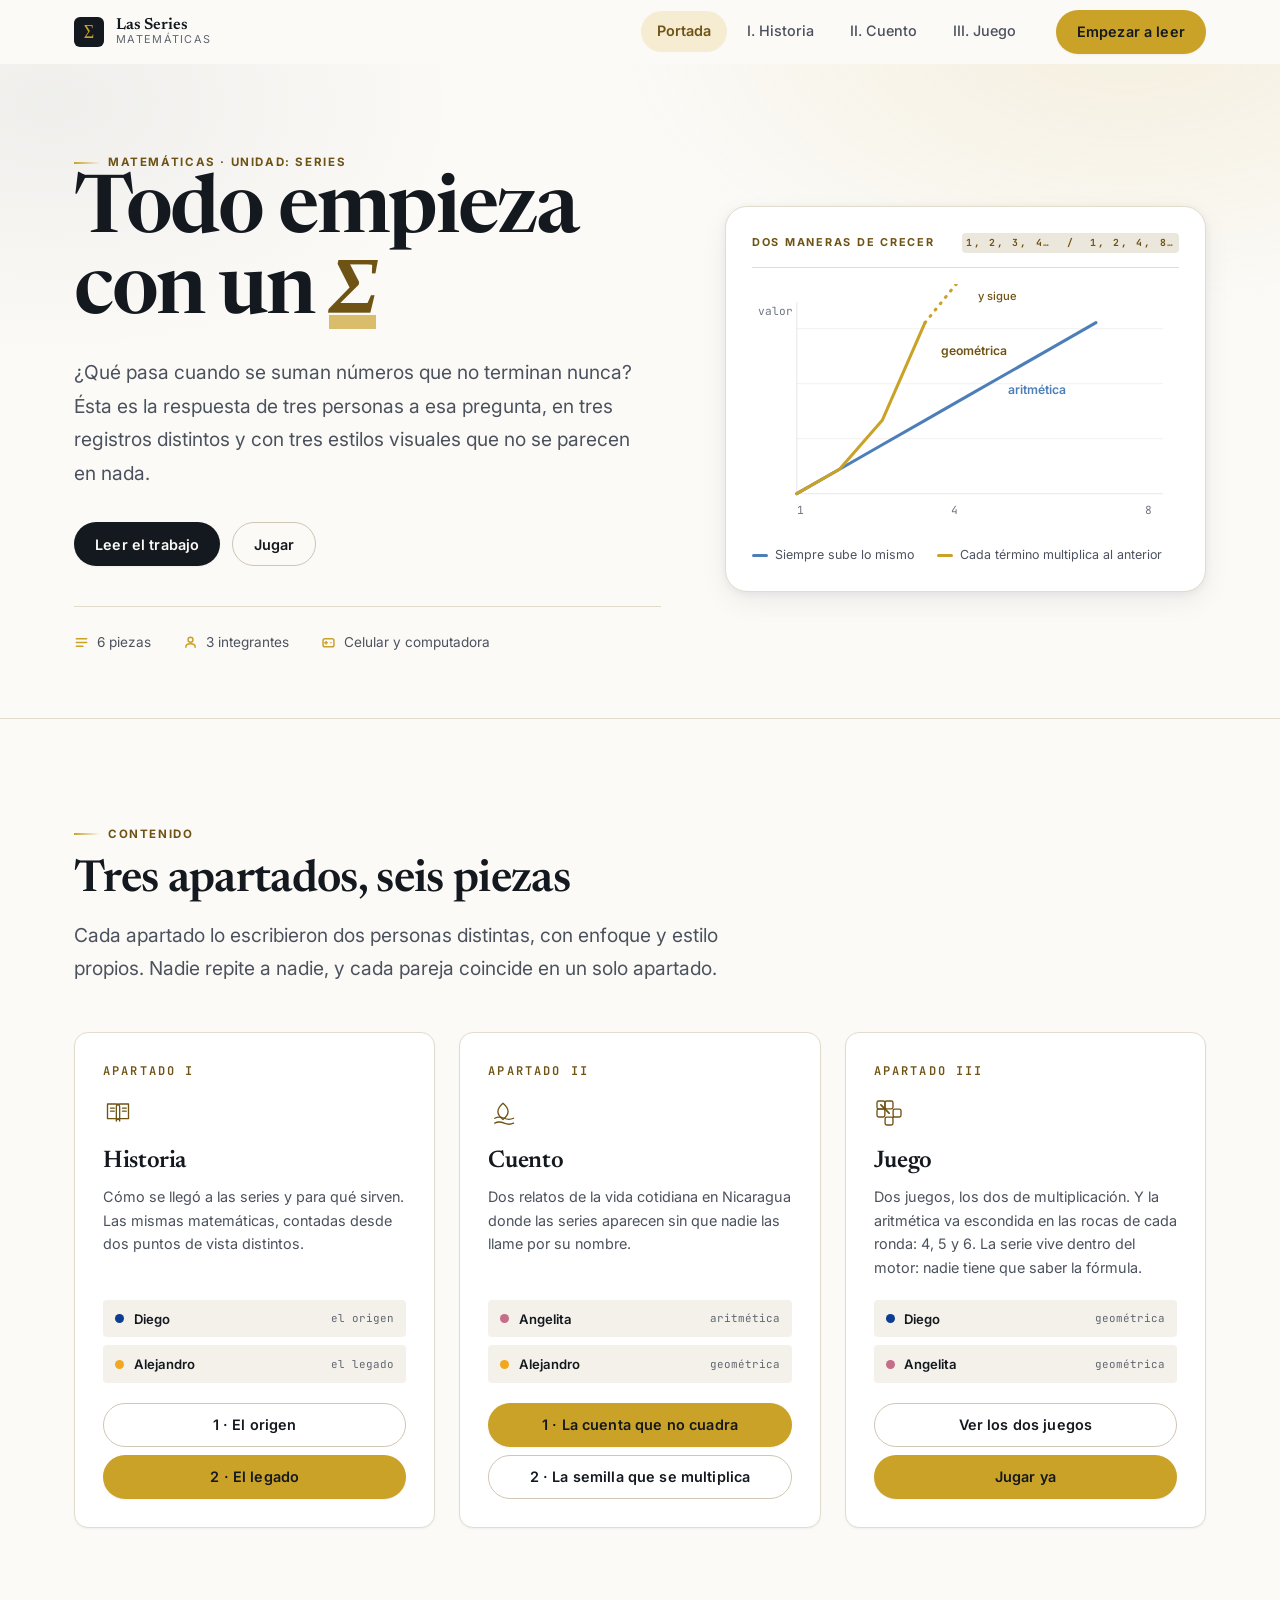
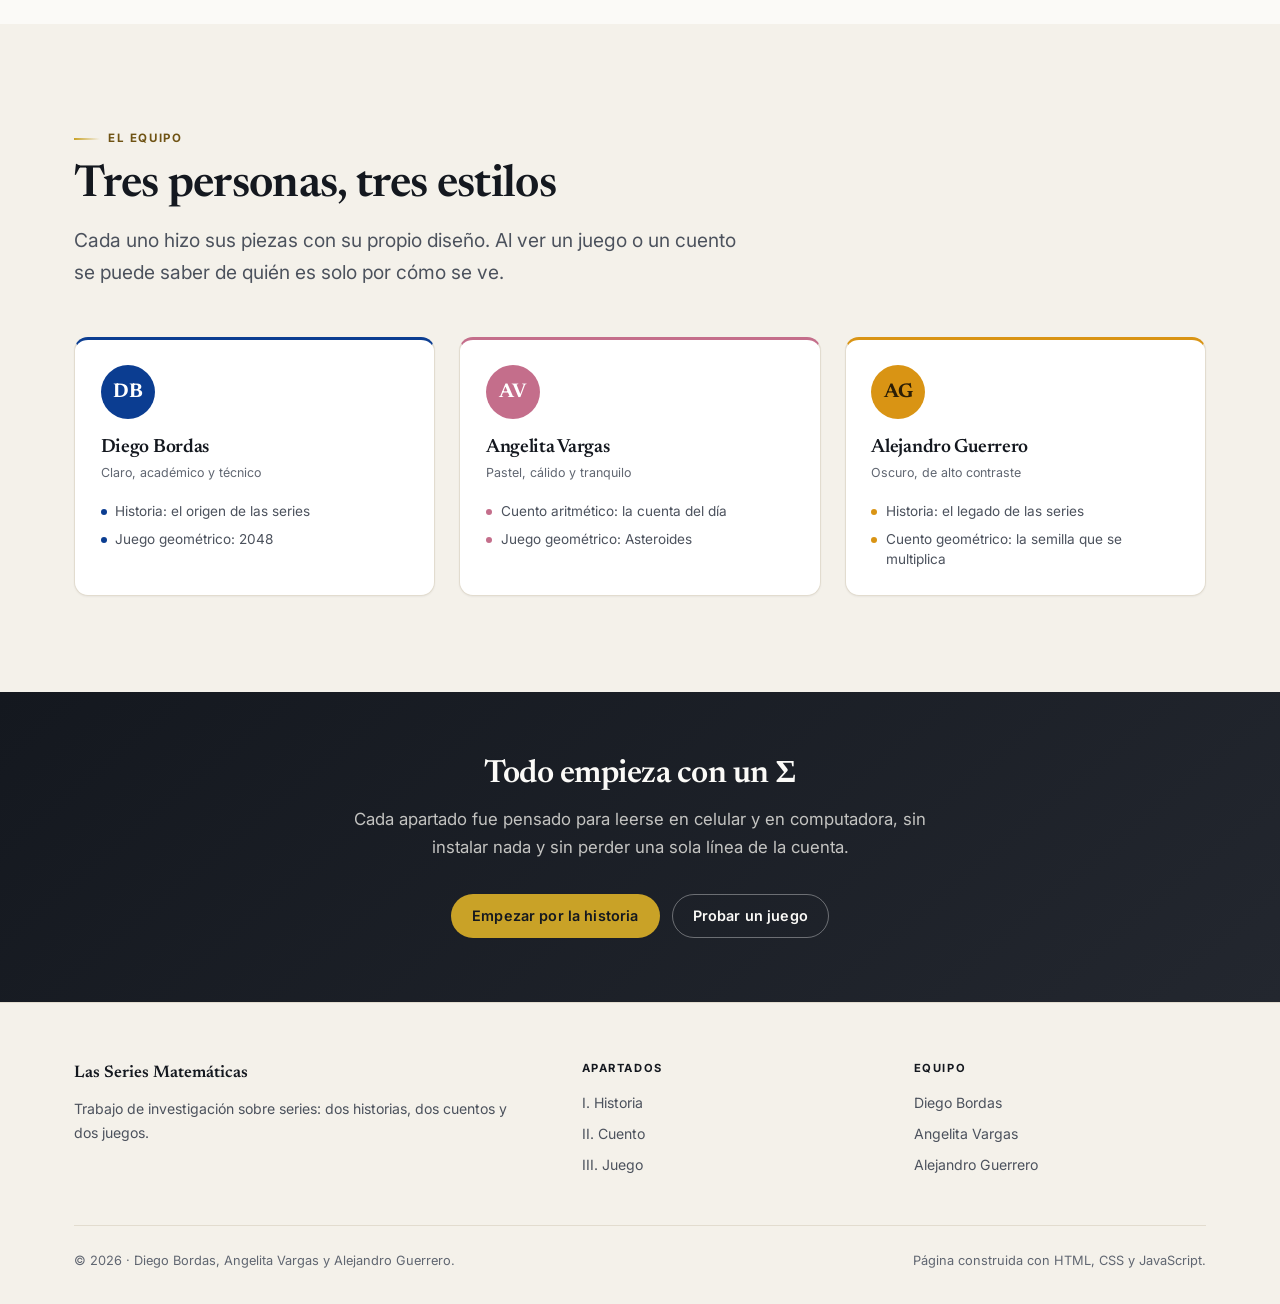
<file: index.html>
<!DOCTYPE html>
<html lang="es">
<head>
<meta charset="UTF-8">
<meta name="viewport" content="width=device-width, initial-scale=1">
<title>Las Series Matemáticas — Historia, cuentos y juegos</title>
<meta name="description" content="Trabajo de investigaci&oacute;n sobre series matem&aacute;ticas: dos historias, dos cuentos y dos juegos, con las f&oacute;rmulas escondidas dentro.">
<meta name="theme-color" content="#14181f">
<meta property="og:title" content="Las Series Matemáticas">
<meta property="og:description" content="+áticas, cada uno con su estilo visual.">
<meta property="og:type" content="website">
<link rel="preconnect" href="https://fonts.googleapis.com">
<link rel="preconnect" href="https://fonts.gstatic.com" crossorigin>
<!-- Las fuentes de Google no bloquean el dibujado: el navegador pinta la
     pagina con las del sistema y las cambia cuando llegan. Antes esta
     peticion estaba en el camino critico de las once paginas. -->
<link rel="preload" as="style" href="https://fonts.googleapis.com/css2?family=Inter:wght@400;500;600;700;800&family=Newsreader:ital,wght@0,400;0,600;1,600&family=JetBrains+Mono:wght@400;500;600&display=swap">
<link rel="stylesheet" href="https://fonts.googleapis.com/css2?family=Inter:wght@400;500;600;700;800&family=Newsreader:ital,wght@0,400;0,600;1,600&family=JetBrains+Mono:wght@400;500;600&display=swap" media="print" onload="this.media='all'">
    <noscript>
      <!-- Sin JavaScript el truco de abajo no funciona: la hoja queda en
           media="print" y las fuentes nunca se aplican. Esta linea es la
           que las carga de verdad para quien las apagó. -->
      <link rel="stylesheet" href="https://fonts.googleapis.com/css2?family=Inter:wght@400;500;600;700;800&family=Newsreader:ital,wght@0,400;0,600;1,600&family=JetBrains+Mono:wght@400;500;600&display=swap">
    </noscript>
<link rel="stylesheet" href="assets/css/base.css?v=20261021">
<link rel="stylesheet" href="assets/css/portada.css?v=20261021">
<link rel="stylesheet" href="assets/css/diego.css?v=20261021">
<link rel="stylesheet" href="assets/css/alejandro.css?v=20261021">
<link rel="stylesheet" href="assets/css/angelita.css?v=20261021">
<link rel="icon" href="data:image/svg+xml,<svg xmlns='http://www.w3.org/2000/svg' viewBox='0 0 100 100'><rect width='100' height='100' rx='22' fill='%2314181f'/><text x='50' y='72' font-size='62' font-family='Georgia,serif' fill='%23c9a227' text-anchor='middle'>%CE%A3</text></svg>">
</head>

<body class="tema-portada">
<a class="skip-link" href="#contenido">Saltar al contenido principal</a>

<header class="nav" id="nav">
  <div class="caja nav__inside">
    <a class="marca" href="index.html" title="Ir a la portada">
      <svg class="marca__logo" viewBox="0 0 40 40" aria-hidden="true">
        <rect width="40" height="40" rx="8" fill="#14181f"/>
        <text x="20" y="28.5" font-size="24" font-family="Georgia, serif" fill="#c9a227" text-anchor="middle">&#931;</text>
      </svg>
      <span class="marca__texto">
        <span class="marca__titulo">Las Series</span>
        <span class="marca__sub">Matemáticas</span>
      </span>
    </a>

    <button class="nav__interruptor" id="navInterruptor" aria-expanded="false"
            aria-controls="navMenu" aria-label="Abrir el menú">
      <span></span><span></span><span></span>
    </button>

    <div class="nav__menu" id="navMenu">
      <ul class="nav__enlaces">
        <li><a href="index.html" aria-current="page">Portada</a></li>
        <li><a href="historia.html">I. Historia</a></li>
        <li><a href="cuento.html">II. Cuento</a></li>
        <li><a href="juego.html">III. Juego</a></li>
      </ul>
      <div class="nav__cta">
        <a class="boton boton--acento" href="historia-diego.html">Empezar a leer</a>
      </div>
    </div>
  </div>
</header>

<main id="contenido">

  <!-- ==================================================================
       CABECERA
       ================================================================== -->
  <section class="cabecera reticula">
    <div class="caja cabecera__interior">
      <div>
        <span class="eyebrow">Matemáticas &middot; Unidad: Series</span>
        <h1 class="cabecera__titulo">Todo empieza con un <em>&Sigma;</em></h1>
        <p class="cabecera__bajada">
          &iquest;Qu&eacute; pasa cuando se suman n&uacute;meros que no terminan nunca?
          &Eacute;sta es la respuesta de tres personas a esa pregunta, en tres registros
          distintos y con tres estilos visuales que no se parecen en nada.
        </p>
        <div class="cabecera__acciones">
          <a class="boton boton--solido" href="historia-diego.html">Leer el trabajo</a>
          <a class="boton boton--contorno" href="juego.html">Jugar</a>
        </div>
        <div class="cabecera__meta">
          <span>
            <svg width="15" height="15" viewBox="0 0 16 16" fill="none" stroke="currentColor" stroke-width="1.6" stroke-linecap="round" aria-hidden="true"><path d="M2.5 4h11M2.5 8h11M2.5 12h7"/></svg>
            6 piezas
          </span>
          <span>
            <svg width="15" height="15" viewBox="0 0 16 16" fill="none" stroke="currentColor" stroke-width="1.6" stroke-linecap="round" aria-hidden="true"><circle cx="8" cy="5" r="2.6"/><path d="M3 13c0-2.4 2.2-3.6 5-3.6s5 1.2 5 3.6"/></svg>
            3 integrantes
          </span>
          <span>
            <svg width="15" height="15" viewBox="0 0 16 16" fill="none" stroke="currentColor" stroke-width="1.6" stroke-linecap="round" aria-hidden="true"><rect x="2.2" y="4" width="11.6" height="8.6" rx="2"/><path d="M5.4 7v2.6M4.1 8.3h2.6M10.6 8.3h.01"/></svg>
            Celular y computadora
          </span>
        </div>
      </div>

      <!-- Las dos progresiones del proyecto, dibujadas -->
      <figure class="cabecera__figura">
        <figcaption class="cabecera__figura-titulo">
          <span>Dos maneras de crecer</span>
          <span class="mono">1, 2, 3, 4&hellip; &nbsp;/&nbsp; 1, 2, 4, 8&hellip;</span>
        </figcaption>
        <svg viewBox="0 0 420 240" role="img"
             aria-label="Gráfico con dos curvas: una recta que sube paso a paso y otra curva que se dispara cada vez más rápido.">
          <g stroke="rgba(20,24,31,.10)" stroke-width="1">
            <line x1="44" y1="18" x2="44" y2="206"/>
            <line x1="44" y1="206" x2="404" y2="206"/>
          </g>
          <g stroke="rgba(20,24,31,.06)" stroke-width="1">
            <line x1="44" y1="152" x2="404" y2="152"/>
            <line x1="44" y1="98" x2="404" y2="98"/>
            <line x1="44" y1="44" x2="404" y2="44"/>
          </g>
          <!-- Progresión aritmética: recta -->
          <polyline points="44,206 86,182 128,158 170,134 212,110 254,86 296,62 338,38"
                    fill="none" stroke="#4c7fb8" stroke-width="3" stroke-linecap="round" stroke-linejoin="round"/>
          <!-- Progresión geométrica: dobla en cada paso y se sale del gráfico -->
          <polyline points="44,206 86,182 128,134 170,38"
                    fill="none" stroke="#c9a227" stroke-width="3" stroke-linecap="round" stroke-linejoin="round"/>
          <line x1="170" y1="38" x2="212" y2="-14" stroke="#c9a227" stroke-width="3"
                stroke-linecap="round" stroke-dasharray="1 7" marker-end="url(#puntas)"/>
          <defs>
            <marker id="puntas" viewBox="0 0 10 10" refX="6" refY="5"
                    markerWidth="5" markerHeight="5" orient="auto-start-reverse">
              <path d="M0 1 L9 5 L0 9 z" fill="#c9a227"/>
            </marker>
          </defs>
          <text x="222" y="16" font-family="Inter, sans-serif" font-size="11" font-weight="500"
                fill="#6f5314">y sigue</text>
          <g font-family="JetBrains Mono, monospace" font-size="11" fill="#6e7480">
            <text x="44" y="226">1</text>
            <text x="196" y="226">4</text>
            <text x="386" y="226">8</text>
            <text x="6" y="30">valor</text>
          </g>
          <g font-family="Inter, sans-serif" font-size="12" font-weight="600">
            <text x="252" y="108" fill="#4c7fb8">aritmética</text>
            <text x="186" y="70" fill="#6f5314">geométrica</text>
          </g>
        </svg>
        <div class="cabecera__leyenda">
          <span><i class="arit"></i> Siempre sube lo mismo</span>
          <span><i class="geom"></i> Cada t&eacute;rmino multiplica al anterior</span>
        </div>
      </figure>
    </div>
  </section>

  <!-- ==================================================================
       LOS TRES APARTADOS
       ================================================================== -->
  <section class="seccion" aria-labelledby="apartados">
    <div class="caja">
      <div class="seccion-cab aparece">
        <span class="eyebrow">Contenido</span>
        <h2 id="apartados">Tres apartados, seis piezas</h2>
        <p>
          Cada apartado lo escribieron dos personas distintas, con enfoque y
          estilo propios. Nadie repite a nadie, y cada pareja coincide en un
          solo apartado.
        </p>
      </div>

      <div class="apartados">
        <article class="apartado aparece">
          <span class="apartado__num">APARTADO I</span>
          <svg class="apartado__icono" viewBox="0 0 40 40" fill="none" stroke="currentColor" stroke-width="1.8" stroke-linecap="round" stroke-linejoin="round" aria-hidden="true">
            <path d="M6 8h11c3 0 5.2 1.3 5.2 3.6v19c0-2-2-3.2-4.8-3.2H6z"/>
            <path d="M34 8H23c-3 0-5.2 1.3-5.2 3.6v19c0-2 2-3.2 4.8-3.2H34z"/>
            <path d="M10 13.5h5M10 17.5h5M26 13.5h5M26 17.5h5"/>
          </svg>
          <h3 class="apartado__titulo">Historia</h3>
          <p class="apartado__texto">
            Cómo se llegó a las series y para qué sirven. Las mismas matemáticas,
            contadas desde dos puntos de vista distintos.
          </p>
          <div class="piezas">
            <div class="pieza pieza--diego">
              <span class="pieza__punto"></span>
              <span class="pieza__nombre">Diego</span>
              <span class="pieza__serie">el origen</span>
            </div>
            <div class="pieza pieza--alejandro">
              <span class="pieza__punto"></span>
              <span class="pieza__nombre">Alejandro</span>
              <span class="pieza__serie">el legado</span>
            </div>
          </div>
          <div class="apartado__botones">
            <a class="boton boton--contorno" href="historia-diego.html">1 &middot; El origen</a>
            <a class="boton boton--acento" href="historia-alejandro.html">2 &middot; El legado</a>
          </div>
        </article>

        <article class="apartado aparece">
          <span class="apartado__num">APARTADO II</span>
          <svg class="apartado__icono" viewBox="0 0 40 40" fill="none" stroke="currentColor" stroke-width="1.8" stroke-linecap="round" stroke-linejoin="round" aria-hidden="true">
            <path d="M20 7c4.6 4 6.8 7.7 6.8 11.1 0 4.6-3 7.7-6.8 10.5-3.8-2.8-6.8-5.9-6.8-10.5C13.2 14.7 15.4 11 20 7z"/>
            <path d="M9 27c3.8-2 7.8-2 12.5 0 4.6 2 8.5 2 12.5 0"/>
            <path d="M9 33.5c3.8-2 7.8-2 12.5 0 4.6 2 8.5 2 12.5 0"/>
          </svg>
          <h3 class="apartado__titulo">Cuento</h3>
          <p class="apartado__texto">
            Dos relatos de la vida cotidiana en Nicaragua donde las series aparecen
            sin que nadie las llame por su nombre.
          </p>
          <div class="piezas">
            <div class="pieza pieza--angelita">
              <span class="pieza__punto"></span>
              <span class="pieza__nombre">Angelita</span>
              <span class="pieza__serie">aritmética</span>
            </div>
            <div class="pieza pieza--alejandro">
              <span class="pieza__punto"></span>
              <span class="pieza__nombre">Alejandro</span>
              <span class="pieza__serie">geométrica</span>
            </div>
          </div>
          <div class="apartado__botones">
            <a class="boton boton--acento" href="cuento-angelita.html">1 · La cuenta que no cuadra</a>
            <a class="boton boton--contorno" href="cuento-alejandro.html">2 · La semilla que se multiplica</a>
          </div>
        </article>

        <article class="apartado aparece">
          <span class="apartado__num">APARTADO III</span>
          <svg class="apartado__icono" viewBox="0 0 40 40" fill="none" stroke="currentColor" stroke-width="1.8" stroke-linecap="round" stroke-linejoin="round" aria-hidden="true">
            <rect x="4" y="4" width="10.5" height="10.5" rx="2.2"/>
            <rect x="14.8" y="4" width="10.5" height="10.5" rx="2.2"/>
            <rect x="25.5" y="14.8" width="10.5" height="10.5" rx="2.2"/>
            <rect x="14.8" y="25.5" width="10.5" height="10.5" rx="2.2"/>
            <rect x="4" y="14.8" width="10.5" height="10.5" rx="2.2"/>
            <path d="M9.2 9.2 20.1 20.1M25.5 25.5h.01" stroke-width="2.4"/>
          </svg>
          <h3 class="apartado__titulo">Juego</h3>
          <p class="apartado__texto">
            Dos juegos, los dos de multiplicación. Y la aritmética va
            escondida en las rocas de cada ronda: 4, 5 y 6.
            La serie vive dentro del motor: nadie tiene que saber la fórmula.
          </p>
          <div class="piezas">
            <div class="pieza pieza--diego">
              <span class="pieza__punto"></span>
              <span class="pieza__nombre">Diego</span>
              <span class="pieza__serie">geométrica</span>
            </div>
            <div class="pieza pieza--angelita">
              <span class="pieza__punto"></span>
              <span class="pieza__nombre">Angelita</span>
              <span class="pieza__serie">geométrica</span>
            </div>
          </div>
          <div class="apartado__botones">
<a class="boton boton--contorno" href="juego.html">Ver los dos juegos</a>
            <a class="boton boton--acento" href="juego-asteroides.html">Jugar ya</a>
          </div>
        </article>
      </div>
    </div>
  </section>

  <!-- ==================================================================
       LOS TRES INTEGRANTES
       ================================================================== -->
  <section class="seccion seccion--alt" aria-labelledby="equipo">
    <div class="caja">
      <div class="seccion-cab aparece">
        <span class="eyebrow">El equipo</span>
        <h2 id="equipo">Tres personas, tres estilos</h2>
        <p>
          Cada uno hizo sus piezas con su propio diseño. Al ver un juego o
          un cuento se puede saber de quién es solo por cómo se ve.
        </p>
      </div>

      <div class="equipo">
        <article class="integrante integrante--diego aparece">
          <div class="integrante__inicial" aria-hidden="true">DB</div>
          <h3 class="integrante__nombre">Diego Bordas</h3>
          <p class="integrante__color">Claro, académico y técnico</p>
          <ul class="integrante__lista">
            <li>Historia: el origen de las series</li>
            <li>Juego geométrico: 2048</li>
          </ul>
        </article>

        <article class="integrante integrante--angelita aparece">
          <div class="integrante__inicial" aria-hidden="true">AV</div>
          <h3 class="integrante__nombre">Angelita Vargas</h3>
          <p class="integrante__color">Pastel, cálido y tranquilo</p>
          <ul class="integrante__lista">
            <li>Cuento aritm&eacute;tico: la cuenta del d&iacute;a</li>
            <li>Juego geom&eacute;trico: Asteroides</li>
          </ul>
        </article>

        <article class="integrante integrante--alejandro aparece">
          <div class="integrante__inicial" aria-hidden="true">AG</div>
          <h3 class="integrante__nombre">Alejandro Guerrero</h3>
          <p class="integrante__color">Oscuro, de alto contraste</p>
          <ul class="integrante__lista">
            <li>Historia: el legado de las series</li>
            <li>Cuento geométrico: la semilla que se multiplica</li>
          </ul>
        </article>
      </div>
    </div>
  </section>

  <!-- ==================================================================
       CIERRE
       ================================================================== -->
  <section class="cierre">
    <div class="caja">
      <h2 class="cierre__titulo">Todo empieza con un &Sigma;</h2>
      <p class="cierre__texto">
        Cada apartado fue pensado para leerse en celular y en computadora, sin instalar
        nada y sin perder una sola línea de la cuenta.
      </p>
      <div class="cierre__acciones">
        <a class="boton boton--solido" href="historia-diego.html">Empezar por la historia</a>
        <a class="boton boton--contorno" href="juego.html">Probar un juego</a>
      </div>
    </div>
  </section>

</main>

<footer class="pie">
  <div class="caja">
    <div class="footer__grid">
      <div>
        <p class="pie__titulo">Las Series Matem&aacute;ticas</p>
        <p>Trabajo de investigaci&oacute;n sobre series: dos historias, dos cuentos y dos juegos.</p>
      </div>
      <div>
        <p class="pie__rotulo">Apartados</p>
        <ul>
          <li><a href="historia.html">I. Historia</a></li>
          <li><a href="cuento.html">II. Cuento</a></li>
          <li><a href="juego.html">III. Juego</a></li>
        </ul>
      </div>
      <div>
        <p class="pie__rotulo">Equipo</p>
        <ul>
          <li>Diego Bordas</li>
          <li>Angelita Vargas</li>
          <li>Alejandro Guerrero</li>
        </ul>
      </div>
    </div>    <div class="pie__abajo">
      <span>&copy; 2026 &middot; Diego Bordas, Angelita Vargas y Alejandro Guerrero.</span>
      <span>P&aacute;gina construida con HTML, CSS y JavaScript.</span>
    </div>
  </div>
</footer>

<script src="assets/js/app.js?v=20261023" defer></script>
</body>
</html>
</file>
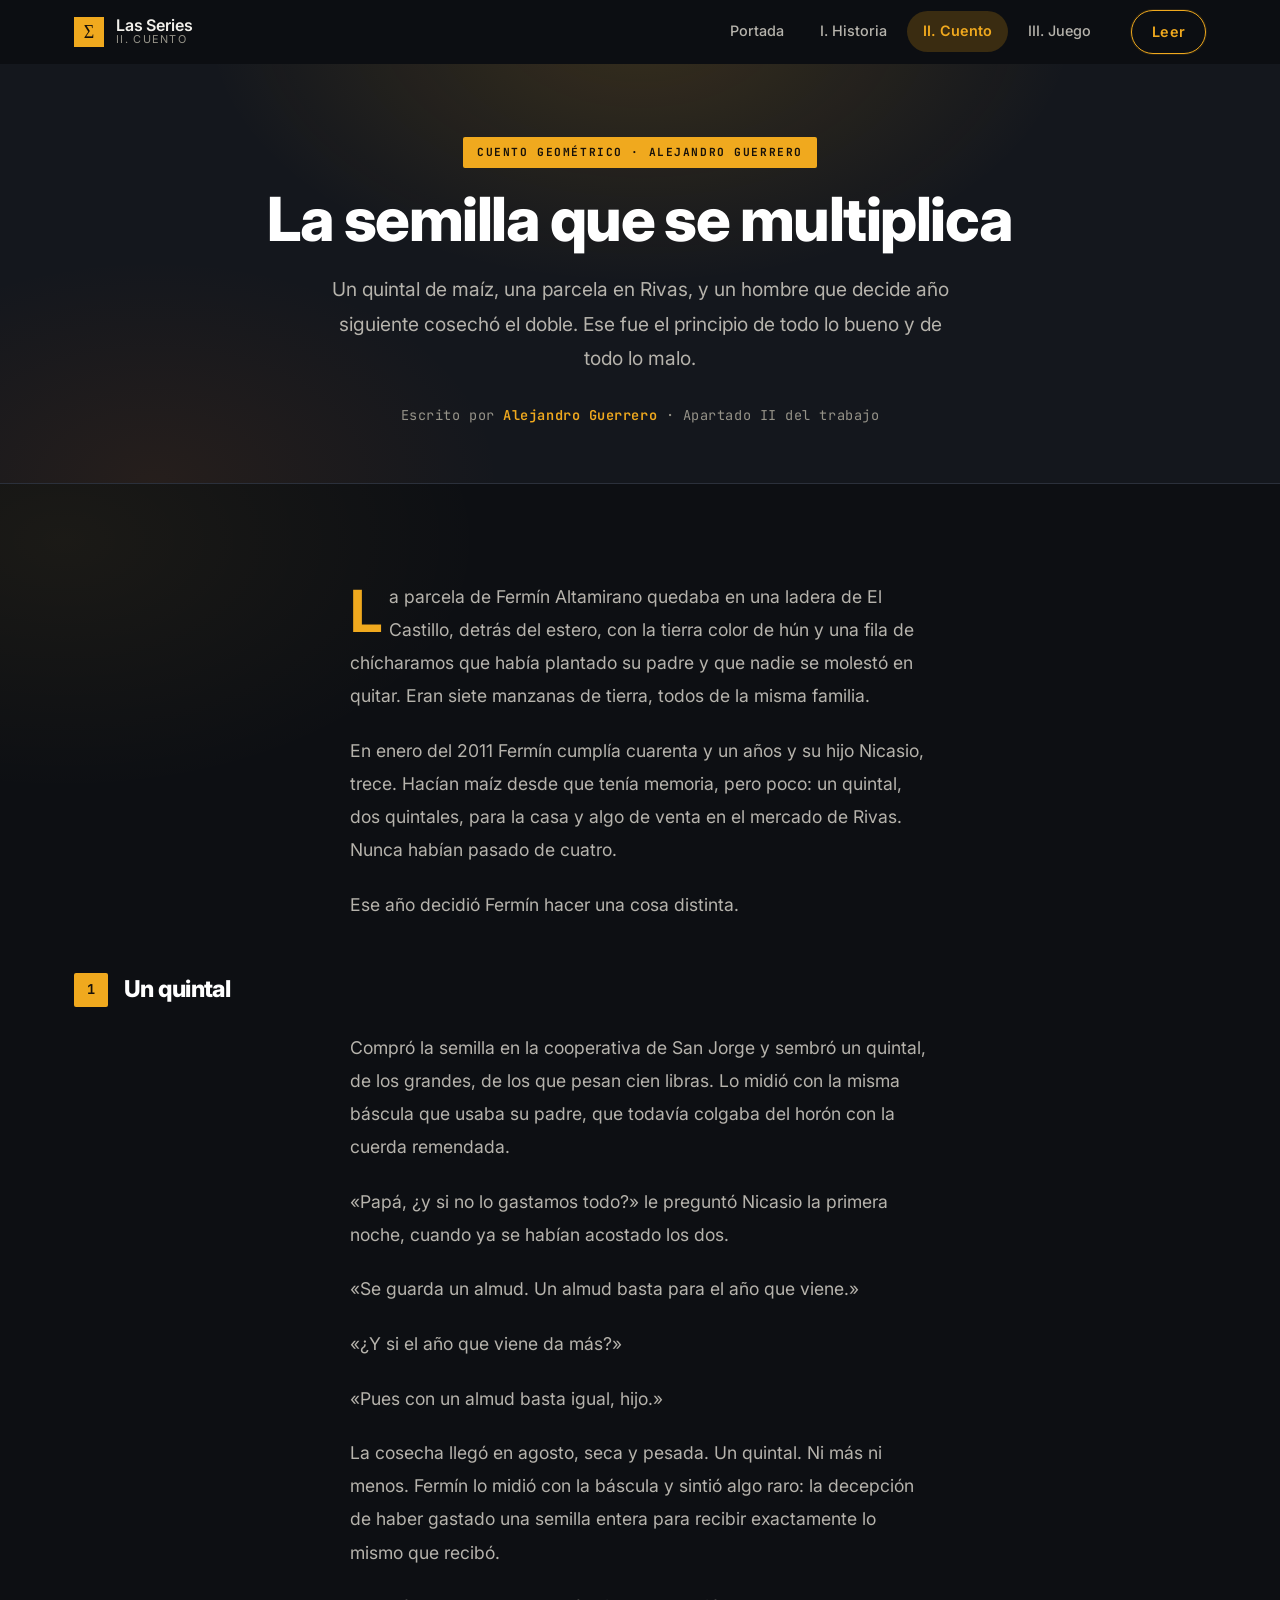
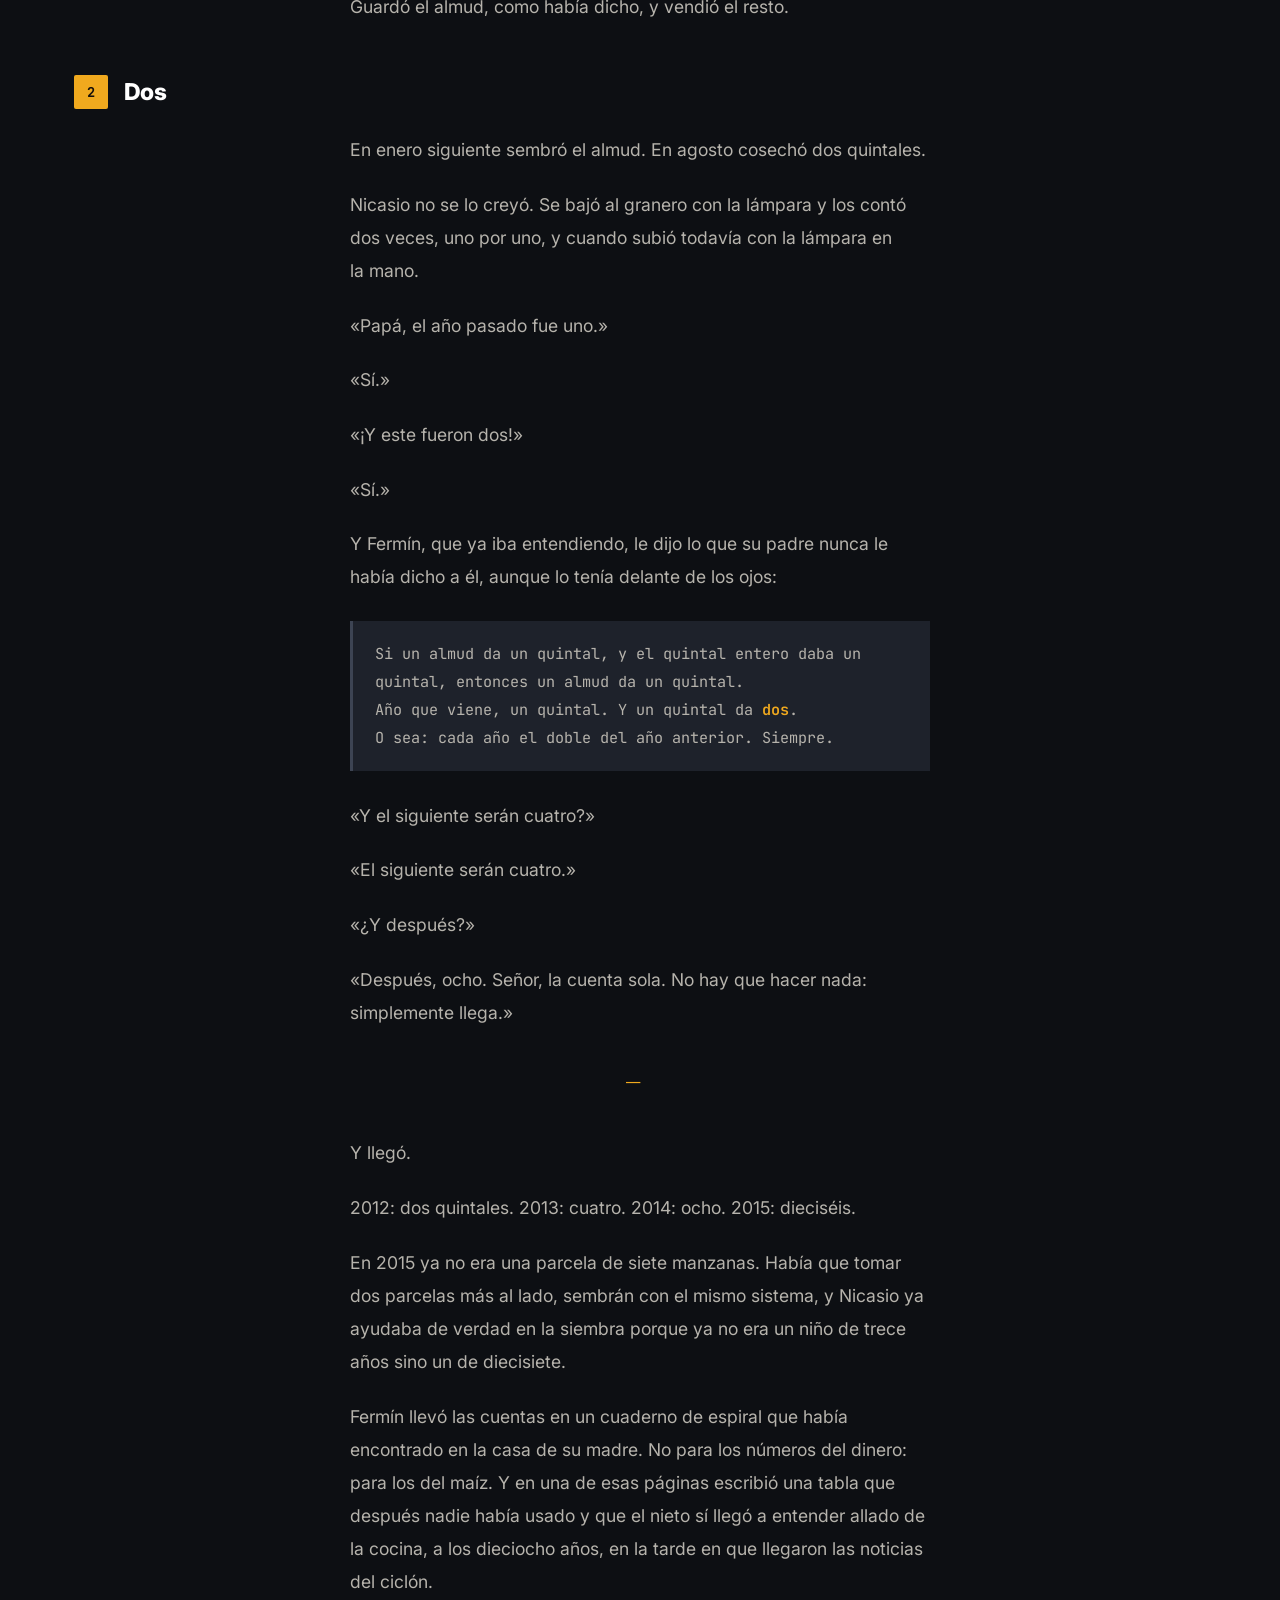
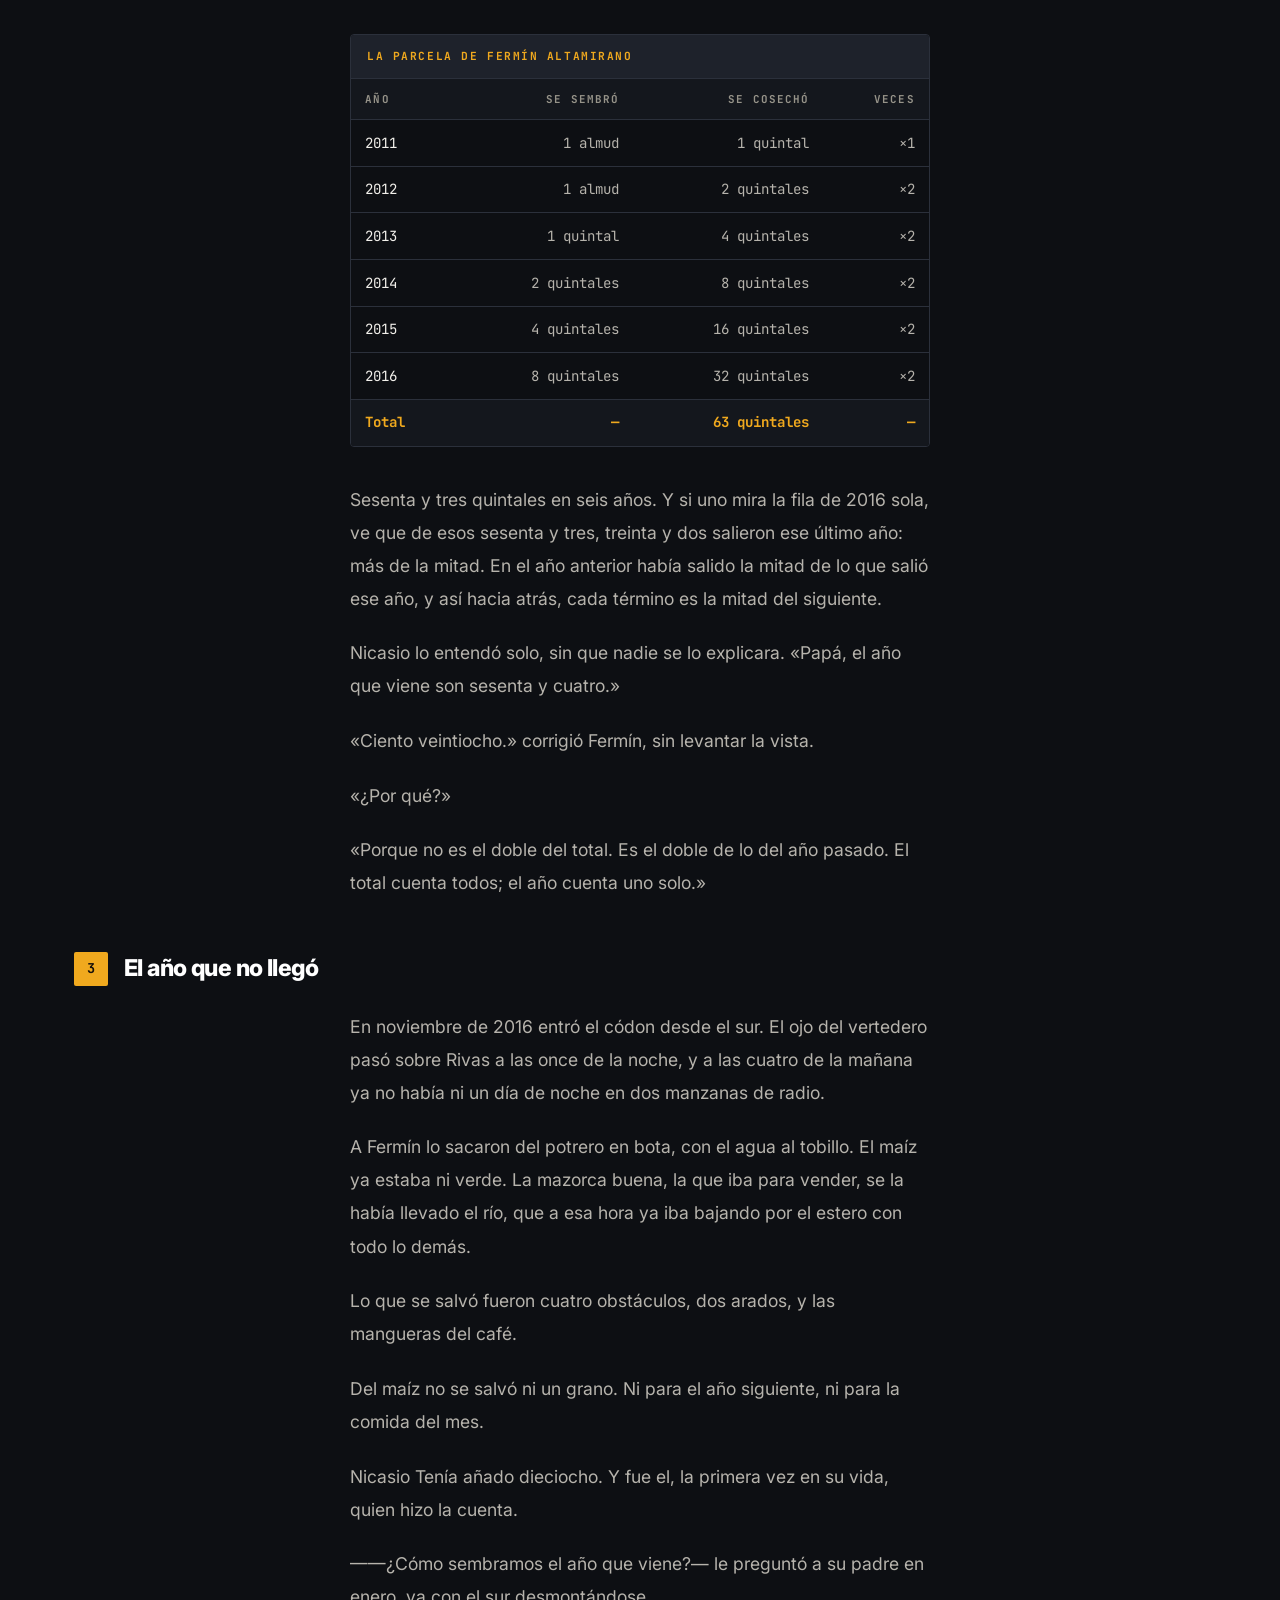
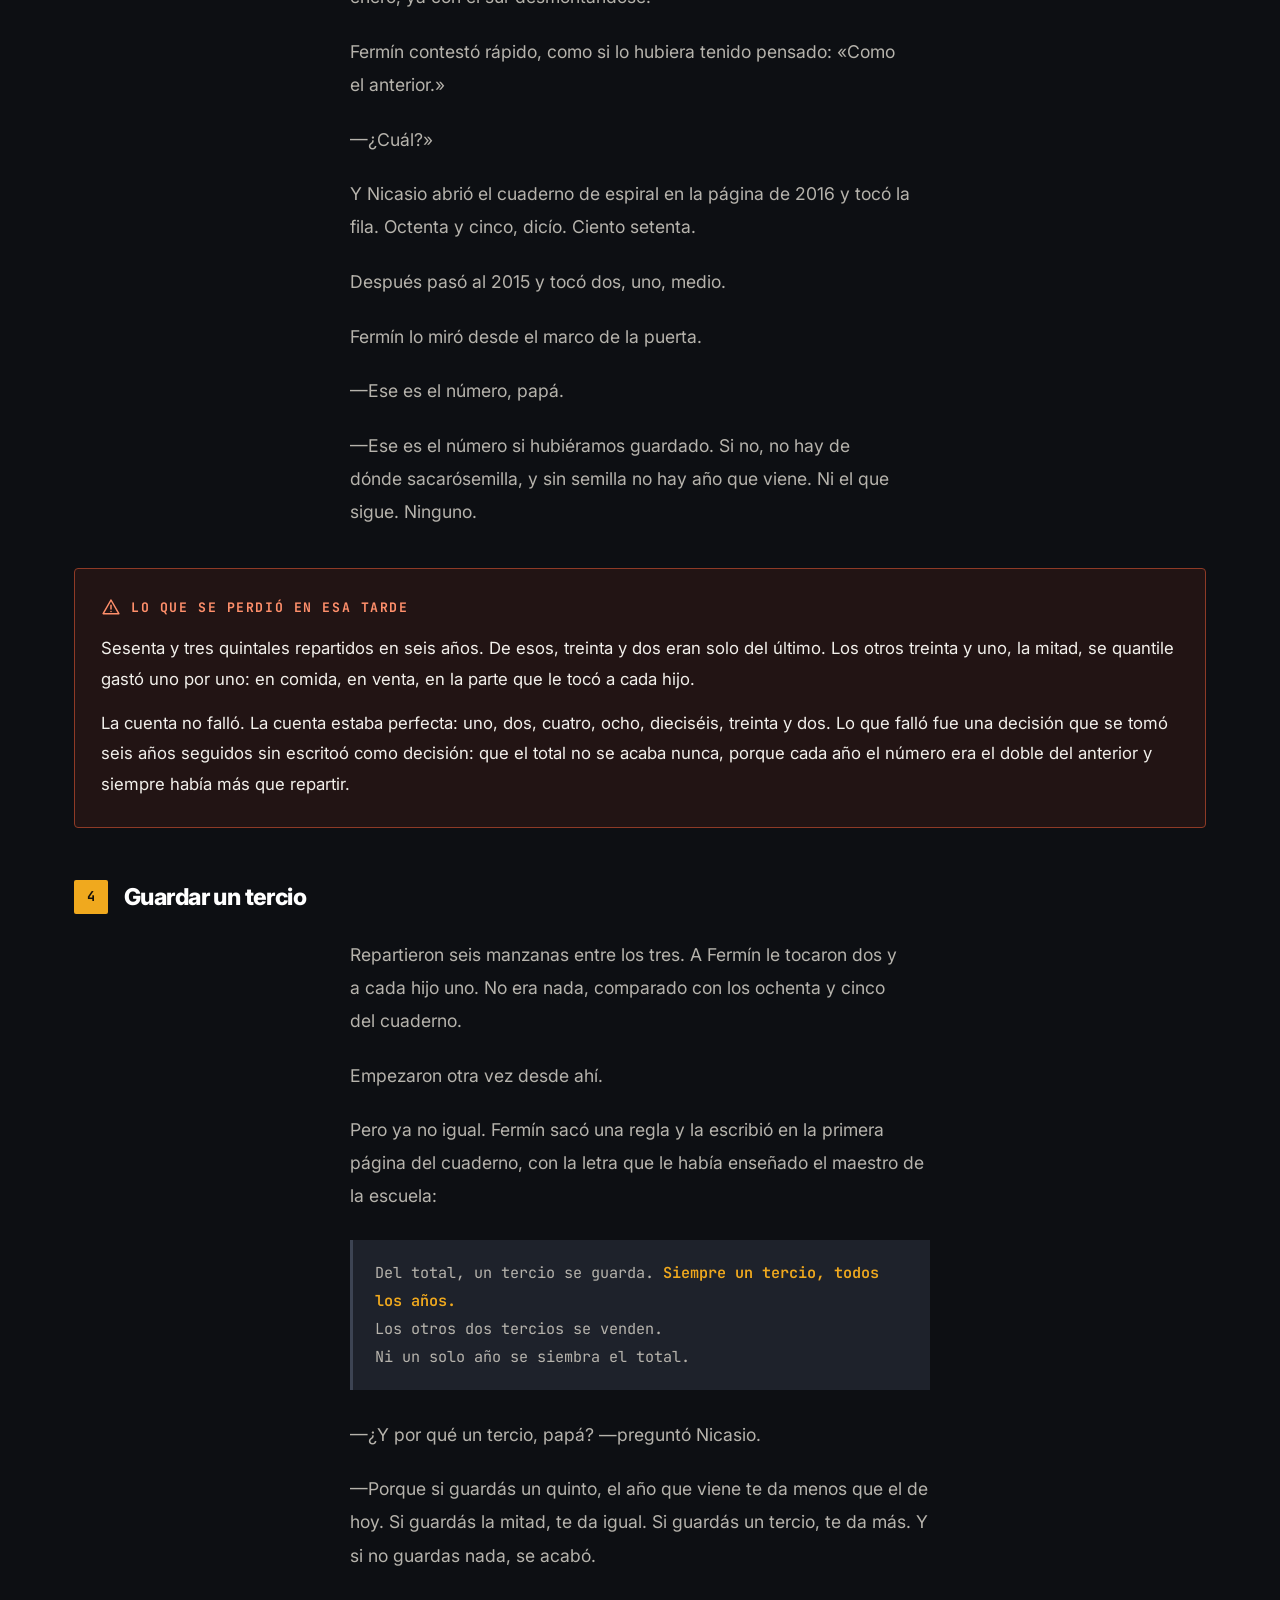
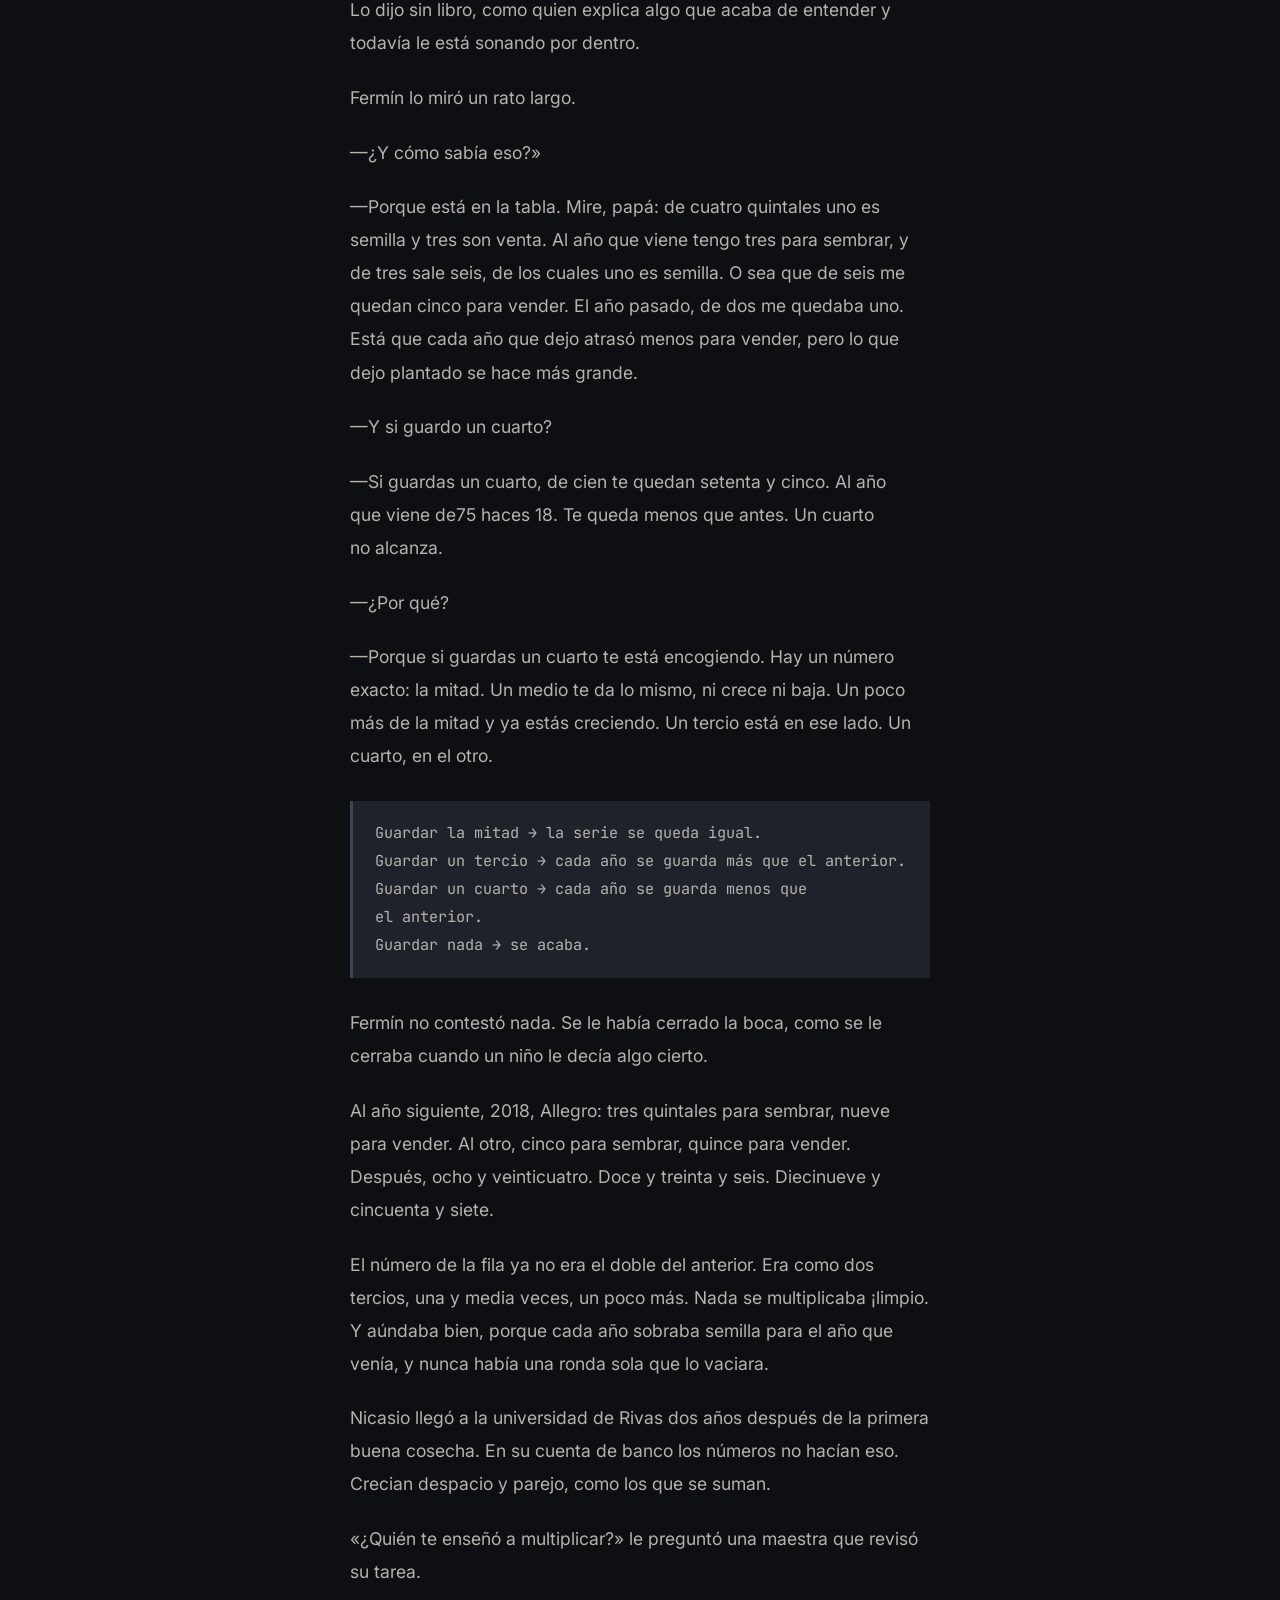
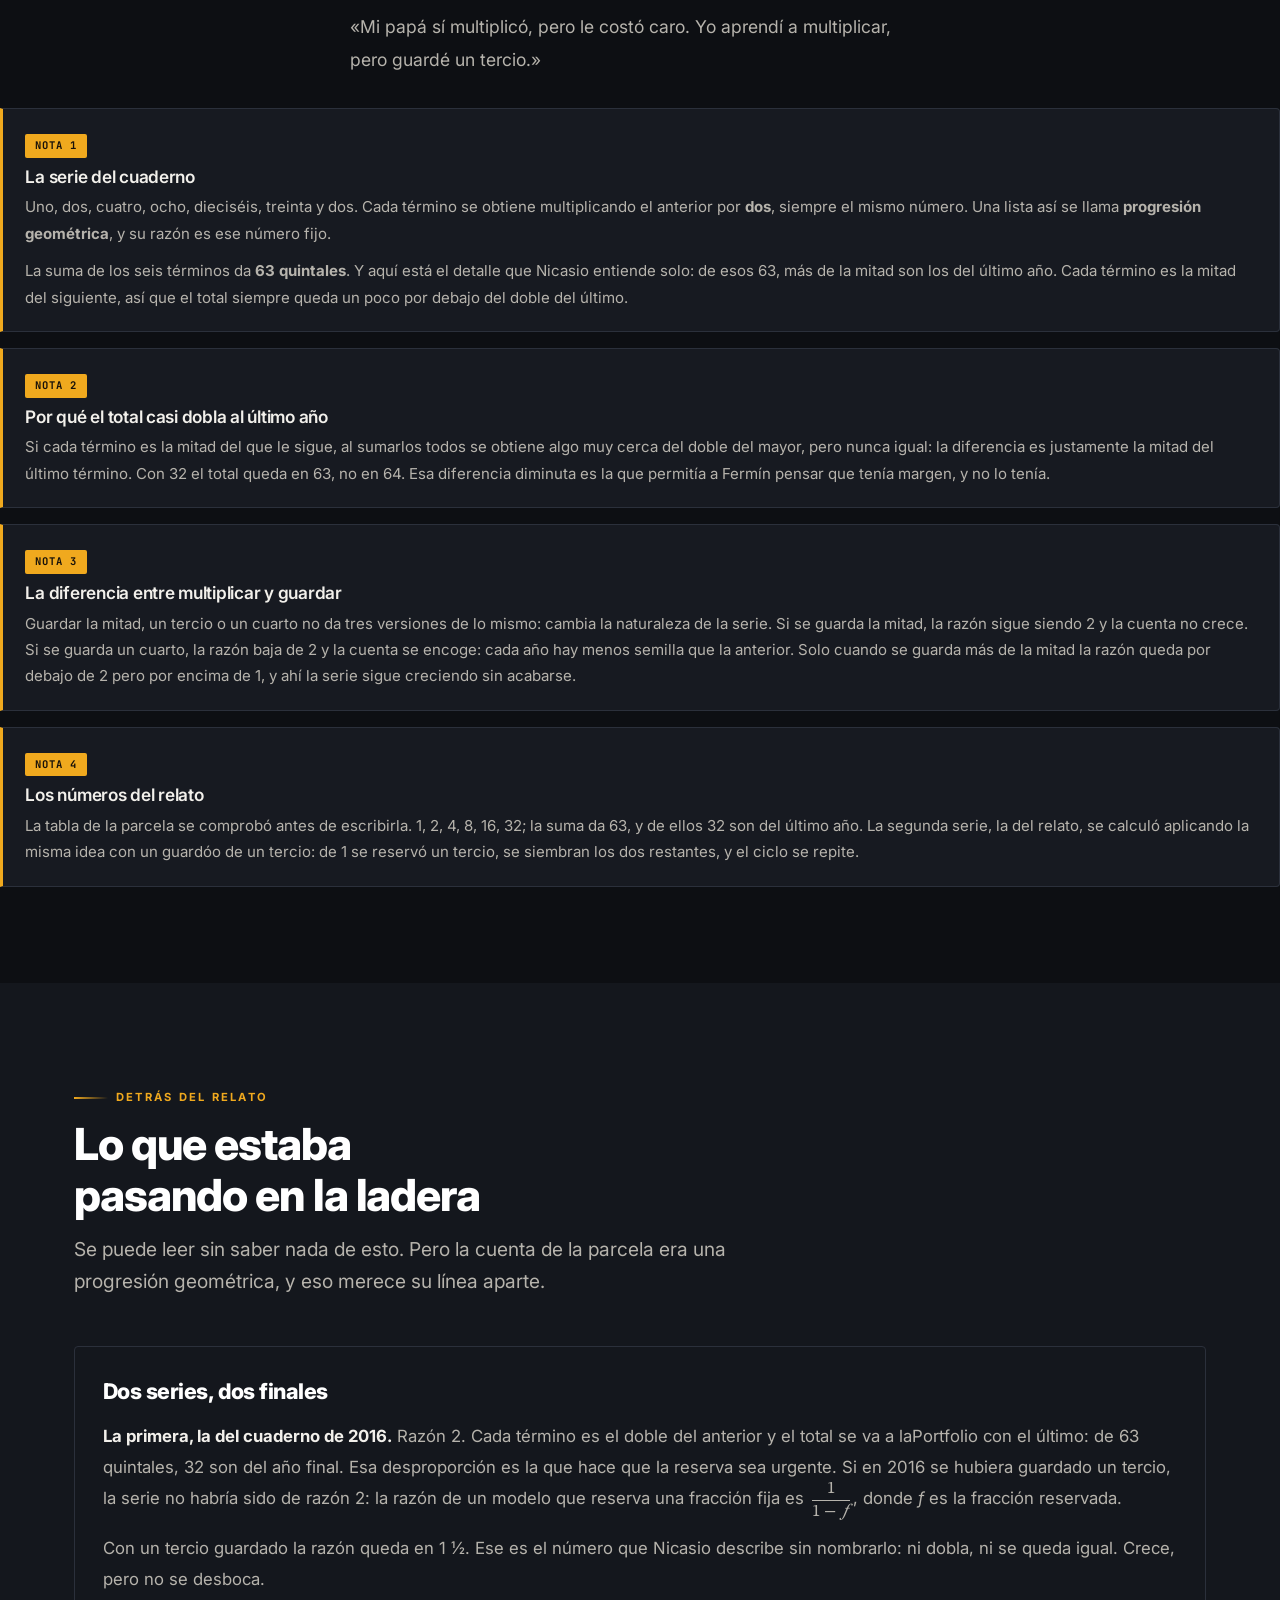
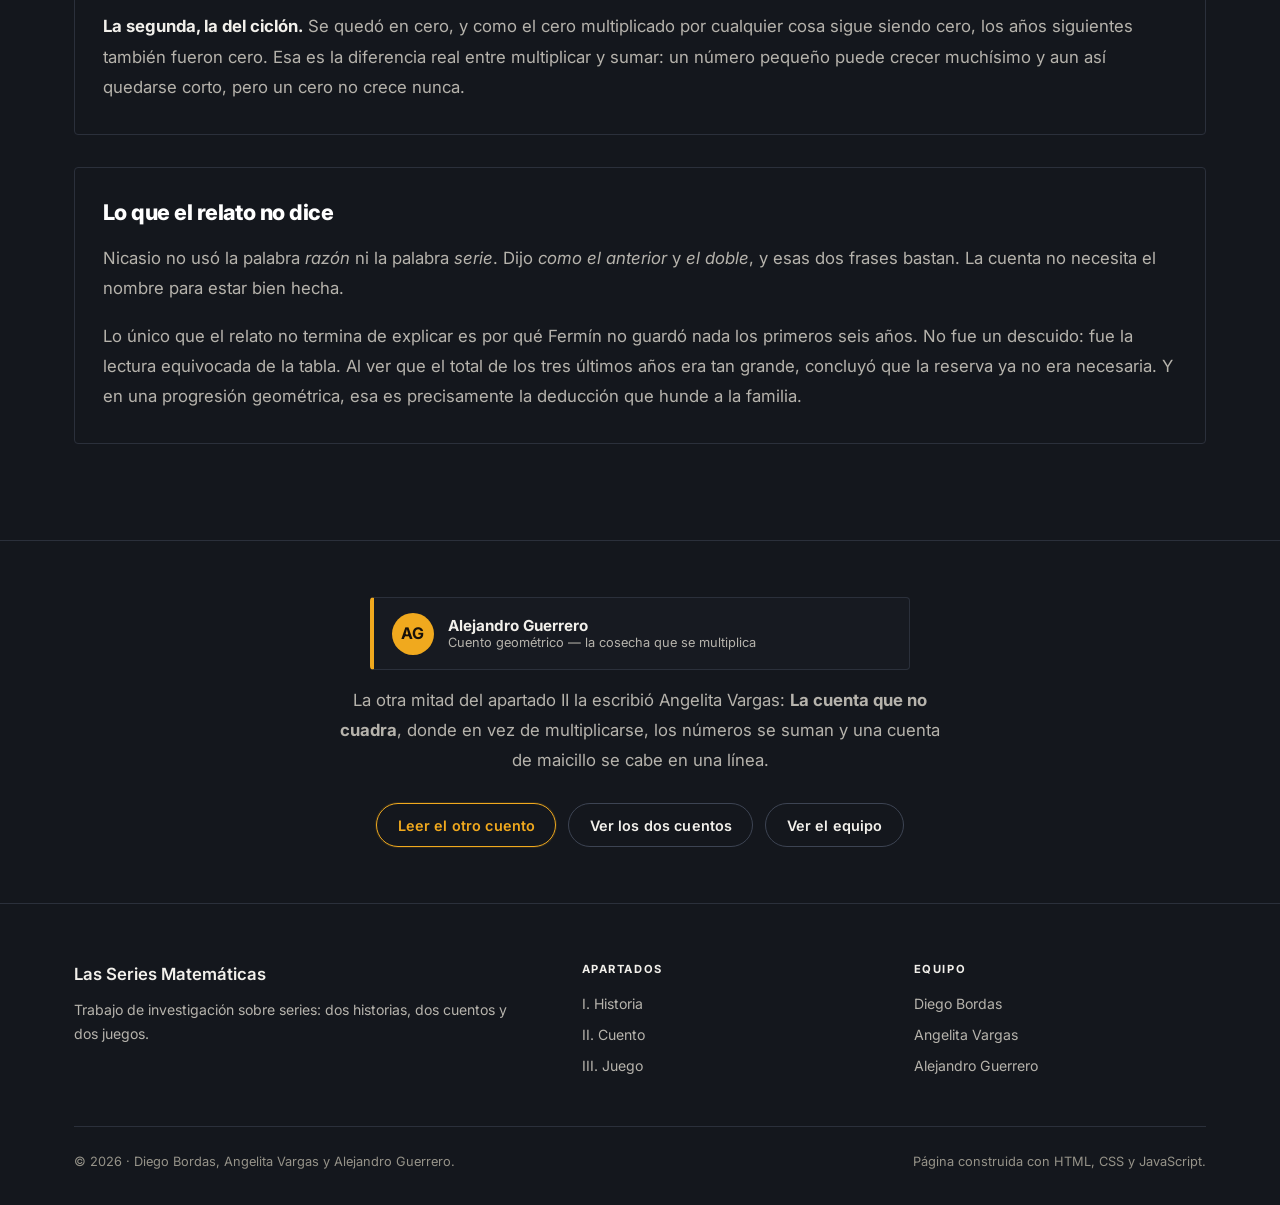
<file: cuento-alejandro.html>
<!DOCTYPE html>
<html lang="es">
<head>
<meta charset="UTF-8">
<meta name="viewport" content="width=device-width, initial-scale=1">
<title>La semilla que se multiplica &mdash; cuento de Alejandro Guerrero</title>
<meta name="description" content="Una familia siembra un quintal de ma&iacute;z y al a&ntilde;o siguiente recoge dos, luego cuatro, luego ocho. El relato de una cosecha que se multiplica sola.">
<meta name="theme-color" content="#0d0f13">
<link rel="preconnect" href="https://fonts.googleapis.com">
<link rel="preconnect" href="https://fonts.gstatic.com" crossorigin>
<!-- Las fuentes de Google no bloquean el dibujado: el navegador pinta la
     pagina con las del sistema y las cambia cuando llegan. Antes esta
     peticion estaba en el camino critico de las once paginas. -->
<link rel="preload" as="style" href="https://fonts.googleapis.com/css2?family=Inter:wght@400;500;600;700;800&family=Newsreader:ital,wght@0,400;0,600;1,600&family=JetBrains+Mono:wght@400;500;600&family=STIX+Two+Math&display=swap">
<link rel="stylesheet" href="https://fonts.googleapis.com/css2?family=Inter:wght@400;500;600;700;800&family=Newsreader:ital,wght@0,400;0,600;1,600&family=JetBrains+Mono:wght@400;500;600&family=STIX+Two+Math&display=swap" media="print" onload="this.media='all'">
    <noscript>
      <!-- Sin JavaScript el truco de abajo no funciona: la hoja queda en
           media="print" y las fuentes nunca se aplican. Esta linea es la
           que las carga de verdad para quien las apagó. -->
      <link rel="stylesheet" href="https://fonts.googleapis.com/css2?family=Inter:wght@400;500;600;700;800&family=Newsreader:ital,wght@0,400;0,600;1,600&family=JetBrains+Mono:wght@400;500;600&family=STIX+Two+Math&display=swap">
    </noscript>
<link rel="stylesheet" href="assets/css/base.css?v=20261021">
<link rel="stylesheet" href="assets/css/alejandro.css?v=20261021">
<link rel="stylesheet" href="assets/css/cuento-alejandro.css?v=20261021">
  <link rel="stylesheet" href="assets/css/ecuaciones.css?v=20261021">
<link rel="icon" href="data:image/svg+xml,<svg xmlns='http://www.w3.org/2000/svg' viewBox='0 0 100 100'><rect width='100' height='100' fill='%230d0f13'/><text x='50' y='72' font-size='62' font-family='Georgia,serif' fill='%23f0a91e' text-anchor='middle'>%CE%A3</text></svg>">
</head>

<body class="tema-alejandro resplandor">
<a class="skip-link" href="#contenido">Saltar al contenido principal</a>

<header class="nav" id="nav">
  <div class="caja nav__inside">
    <a class="marca" href="index.html" title="Ir a la portada">
      <svg class="marca__logo" viewBox="0 0 40 40" aria-hidden="true">
        <rect width="40" height="40" fill="#f0a91e"/>
        <text x="20" y="28.5" font-size="24" font-family="Georgia, serif" fill="#17110a" text-anchor="middle">&#931;</text>
      </svg>
      <span class="marca__texto">
        <span class="marca__titulo">Las Series</span>
        <span class="marca__sub">II. Cuento</span>
      </span>
    </a>

    <button class="nav__interruptor" id="navInterruptor" aria-expanded="false"
            aria-controls="navMenu" aria-label="Abrir el men&uacute;">
      <span></span><span></span><span></span>
    </button>

    <div class="nav__menu" id="navMenu">
      <ul class="nav__enlaces">
        <li><a href="index.html">Portada</a></li>
        <li><a href="historia.html">I. Historia</a></li>
        <li><a href="cuento.html" aria-current="page">II. Cuento</a></li>
        <li><a href="juego.html">III. Juego</a></li>
      </ul>
      <div class="nav__cta">
        <a class="boton boton--acento" href="#lectura">Leer</a>
      </div>
    </div>
  </div>
</header>

<main id="contenido">

  <section class="cab-oscura">
    <div class="caja">
      <span class="cab-oscura__sello">Cuento geom&eacute;trico &middot; Alejandro Guerrero</span>
      <h1 class="cab-oscura__titulo">La semilla que se multiplica</h1>
      <p class="cab-oscura__bajada">
        Un quintal de ma&iacute;z, una parcela en Rivas, y un hombre que decide
        a&ntilde;o siguiente cosech&oacute; el doble. Ese
        fue el principio de todo lo bueno y de todo lo malo.
      </p>
      <p class="cab-oscura__firma">Escrito por <b>Alejandro Guerrero</b> &middot; Apartado II del trabajo</p>
    </div>
  </section>

  <section class="seccion" id="lectura" aria-labelledby="titulo-relato">
    <h2 id="titulo-relato" class="visualmente-oculto">La semilla que se multiplica</h2>
    <div class="caja">
      <div class="relato relato--abre">        <p>
          La parcela de Ferm&iacute;n Altamirano quedaba en una ladera de El Castillo,
          detr&aacute;s del estero, con la tierra color de h&uacute;n y una fila de
          ch&iacute;charamos que hab&iacute;a plantado su padre y que nadie se molest&oacute;
          en quitar. Eran siete manzanas de tierra, todos de la misma familia.
        </p>
        <p>
          En enero del 2011 Ferm&iacute;n cumpl&iacute;a cuarenta y un a&ntilde;os y su
          hijo Nicasio, trece. Hac&iacute;an ma&iacute;z desde que ten&iacute;a memoria,
          pero poco: un quintal, dos quintales, para la casa y algo de venta en el
          mercado de Rivas. Nunca hab&iacute;an pasado de cuatro.
        </p>
        <p>
          Ese a&ntilde;o decidi&oacute; Ferm&iacute;n hacer una cosa distinta.
        </p>
      </div>

      <div class="capitulo">
        <span class="capitulo__num">1</span>
        <h3 class="capitulo__titulo">Un quintal</h3>
      </div>

      <div class="relato">
        <p>
          Compr&oacute; la semilla en la cooperativa de San Jorge y sembr&oacute;
          un quintal, de los grandes, de los que pesan cien libras. Lo midi&oacute; con
          la misma b&aacute;scula que usaba su padre, que todav&iacute;a colgaba del
          hor&oacute;n con la cuerda remendada.
        </p>
        <p>
          &laquo;Pap&aacute;, &iquest;y si no lo gastamos todo?&raquo; le pregunt&oacute;
          Nicasio la primera noche, cuando ya se hab&iacute;an acostado los dos.
        </p>
        <p>
          &laquo;Se guarda un almud. Un almud basta para el a&ntilde;o que viene.&raquo;
        </p>
        <p>
          &laquo;&iquest;Y si el a&ntilde;o que viene da m&aacute;s?&raquo;
        </p>
        <p>
          &laquo;Pues con un almud basta igual, hijo.&raquo;
        </p>
        <p>
          La cosecha lleg&oacute; en agosto, seca y pesada. Un quintal. Ni m&aacute;s ni
          menos. Ferm&iacute;n lo midi&oacute; con la b&aacute;scula y sinti&oacute; algo
          raro: la decepci&oacute;n de haber gastado una semilla entera para recibir
          exactamente lo mismo que recib&oacute;.
        </p>
        <p>
          Guard&oacute; el almud, como hab&iacute;a dicho, y vendi&oacute; el resto.
        </p>
      </div>

      <div class="capitulo">
        <span class="capitulo__num">2</span>
        <h3 class="capitulo__titulo">Dos</h3>
      </div>

      <div class="relato">
        <p>
          En enero siguiente sembr&oacute; el almud. En agosto cosech&oacute; dos
          quintales.
        </p>
        <p>
          Nicasio no se lo crey&oacute;. Se baj&oacute; al granero con la l&aacute;mpara
          y los cont&oacute; dos veces, uno por uno, y cuando subi&oacute; todav&iacute;a
          con la l&aacute;mpara en la mano.
        </p>
        <p>
          &laquo;Pap&aacute;, el a&ntilde;o pasado fue uno.&raquo;
        </p>
        <p>
          &laquo;S&iacute;.&raquo;
        </p>
        <p>
          &laquo;&iexcl;Y este fueron dos!&raquo;
        </p>
        <p>
          &laquo;S&iacute;.&raquo;
        </p>
        <p>
          Y Ferm&iacute;n, que ya iba entendiendo, le dijo lo que su padre nunca le
          hab&iacute;a dicho a &eacute;l, aunque lo ten&iacute;a delante de los ojos:
        </p>

        <div class="calculo">
          Si un almud da un quintal, y el quintal entero daba un quintal, entonces un
          almud da un quintal.<br>
          A&ntilde;o que viene, un quintal. Y un quintal da <b>dos</b>.<br>
          O sea: cada a&ntilde;o el doble del a&ntilde;o anterior. Siempre.
        </div>

        <p>
          &laquo;Y el siguiente ser&aacute;n cuatro?&raquo;
        </p>
        <p>
          &laquo;El siguiente ser&aacute;n cuatro.&raquo;
        </p>
        <p>
          &laquo;&iquest;Y despu&eacute;s?&raquo;
        </p>
        <p>
          &laquo;Despu&eacute;s, ocho. Se&ntilde;or, la cuenta sola. No hay que
          hacer nada: simplemente llega.&raquo;
        </p>
      </div>

      <div class="corte" aria-hidden="true">&mdash;</div>

      <div class="relato">
        <p>
          Y lleg&oacute;.
        </p>
        <p>
          2012: dos quintales. 2013: cuatro. 2014: ocho. 2015: dieciséis.
        </p>
        <p>
          En 2015 ya no era una parcela de siete manzanas. Hab&iacute;a que
          tomar dos parcelas m&aacute;s al lado, sembr&aacute;n con el mismo sistema,
          y Nicasio ya ayudaba de verdad en la siembra porque ya no era un ni&ntilde;o
          de trece a&ntilde;os sino un de diecisiete.
        </p>
        <p>
          Ferm&iacute;n llev&oacute; las cuentas en un cuaderno de espiral que hab&iacute;a
          encontrado en la casa de su madre. No para los n&uacute;meros del dinero:
          para los del ma&iacute;z. Y en una de esas p&aacute;ginas escribi&oacute; una
          tabla que despu&eacute;s nadie hab&iacute;a usado y que el nieto s&iacute;
          lleg&oacute; a entender allado de la cocina, a los dieciocho a&ntilde;os,
          en la tarde en que llegaron las noticias del cicl&oacute;n.
        </p>

        <div class="cosechas">
          <div class="cosechas__cab">La parcela de Ferm&iacute;n Altamirano</div>
          <table>
            <caption class="visualmente-oculto">Quintales cosechados cada a&ntilde;o desde 2011</caption>
            <thead>
              <tr><th scope="col">A&ntilde;o</th><th scope="col">Se sembr&oacute;</th><th scope="col">Se cosech&oacute;</th><th scope="col">Veces</th></tr>
            </thead>
            <tbody>
              <tr><td>2011</td><td>1 almud</td><td>1 quintal</td><td>&times;1</td></tr>
              <tr><td>2012</td><td>1 almud</td><td>2 quintales</td><td>&times;2</td></tr>
              <tr><td>2013</td><td>1 quintal</td><td>4 quintales</td><td>&times;2</td></tr>
              <tr><td>2014</td><td>2 quintales</td><td>8 quintales</td><td>&times;2</td></tr>
              <tr><td>2015</td><td>4 quintales</td><td>16 quintales</td><td>&times;2</td></tr>
              <tr><td>2016</td><td>8 quintales</td><td>32 quintales</td><td>&times;2</td></tr>
            </tbody>
            <tfoot>
              <tr><td>Total</td><td>&mdash;</td><td>63 quintales</td><td>&mdash;</td></tr>
            </tfoot>
          </table>
        </div>

        <p>
          Sesenta y tres quintales en seis a&ntilde;os. Y si uno mira la fila de 2016
          sola, ve que de esos sesenta y tres, treinta y dos salieron ese &uacute;ltimo
          a&ntilde;o: m&aacute;s de la mitad. En el a&ntilde;o anterior hab&iacute;a
          salido la mitad de lo que sali&oacute; ese a&ntilde;o, y as&iacute; hacia
          atr&aacute;s, cada t&eacute;rmino es la mitad del siguiente.
        </p>
        <p>
          Nicasio lo entend&oacute; solo, sin que nadie se lo explicara. &laquo;Pap&aacute;,
          el a&ntilde;o que viene son sesenta y cuatro.&raquo;
        </p>
        <p>
          &laquo;Ciento veintiocho.&raquo; corrigi&oacute; Ferm&iacute;n, sin levantar la
          vista.
        </p>
        <p>
          &laquo;&iquest;Por qu&eacute;?&raquo;
        </p>
        <p>
          &laquo;Porque no es el doble del total. Es el doble de lo del a&ntilde;o
          pasado. El total cuenta todos; el a&ntilde;o cuenta uno solo.&raquo;
        </p>
      </div>
      <div class="capitulo">
        <span class="capitulo__num">3</span>
        <h3 class="capitulo__titulo">El a&ntilde;o que no lleg&oacute;</h3>
      </div>

      <div class="relato">
        <p>
          En noviembre de 2016 entr&oacute; el c&oacute;don desde el sur. El ojo del
          vertedero pas&oacute; sobre Rivas a las once de la noche, y a las cuatro de
          la ma&ntilde;ana ya no hab&iacute;a ni un d&iacute;a de noche en dos manzanas
          de radio.
        </p>
        <p>
          A Ferm&iacute;n lo sacaron del potrero en bota, con el agua al tobillo. El
          ma&iacute;z ya estaba ni verde. La mazorca buena, la que iba para vender, se
          la hab&iacute;a llevado el r&iacute;o, que a esa hora ya iba bajando por el
          estero con todo lo dem&aacute;s.
        </p>
        <p>
          Lo que se salv&oacute; fueron cuatro obst&aacute;culos, dos arados, y las
          mangueras del caf&eacute;.
        </p>
        <p>
          Del ma&iacute;z no se salv&oacute; ni un grano. Ni para el a&ntilde;o siguiente,
          ni para la comida del mes.
        </p>
        <p>
          Nicasio Ten&iacute;a a&ntilde;ado dieciocho. Y fue el, la primera vez en su
          vida, quien hizo la cuenta.
        </p>
        <p>
          &mdash;&mdash;&iquest;C&oacute;mo sembramos el a&ntilde;o que viene?&mdash; le
          pregunt&oacute; a su padre en enero, ya con el sur desmont&aacute;ndose.
        </p>
        <p>
          Ferm&iacute;n contest&oacute; r&aacute;pido, como si lo hubiera tenido
          pensado: &laquo;Como el anterior.&raquo;
        </p>
        <p>
          &mdash;&iquest;Cu&aacute;l?&raquo;
        </p>
        <p>
          Y Nicasio abri&oacute; el cuaderno de espiral en la p&aacute;gina de 2016 y
          toc&oacute; la fila. Octenta y cinco, dic&iacute;o. Ciento setenta.
        </p>
        <p>
          Despu&eacute;s pas&oacute; al 2015 y toc&oacute; dos, uno, medio.
        </p>
        <p>
          Ferm&iacute;n lo mir&oacute; desde el marco de la puerta.
        </p>
        <p>
          &mdash;Ese es el n&uacute;mero, pap&aacute;.
        </p>
        <p>
          &mdash;Ese es el n&uacute;mero si hubi&eacute;ramos guardado. Si no, no hay
          de d&oacute;nde sacar&oacute;semilla, y sin semilla no hay a&ntilde;o que
          viene. Ni el que sigue. Ninguno.
        </p>
      </div>

      <div class="advertencia-oscura">
        <h3>
          <svg width="20" height="20" viewBox="0 0 24 24" fill="none" stroke="currentColor" stroke-width="1.8" stroke-linecap="round" stroke-linejoin="round" aria-hidden="true">
            <path d="M12 3.6 2.6 20h18.8L12 3.6z"/><path d="M12 10v4.4M12 17.4h.01"/>
          </svg>
          Lo que se perdi&oacute; en esa tarde
        </h3>
        <p>
          Sesenta y tres quintales repartidos en seis a&ntilde;os. De esos, treinta y
          dos eran solo del &uacute;ltimo. Los otros treinta y uno, la mitad, se
          quantile gast&oacute; uno por uno: en comida, en venta, en la parte que le
          toc&oacute; a cada hijo.
        </p>
        <p>
          La cuenta no fall&oacute;. La cuenta estaba perfecta: uno, dos, cuatro,
          ocho, dieciséis, treinta y dos. Lo que fall&oacute; fue una decisi&oacute;n
          que se tom&oacute; seis a&ntilde;os seguidos sin escrito&oacute; como decisi&oacute;n:
          que el total no se acaba nunca, porque cada a&ntilde;o el n&uacute;mero era el
          doble del anterior y siempre hab&iacute;a m&aacute;s que repartir.
        </p>
      </div>

      <div class="capitulo">
        <span class="capitulo__num">4</span>
        <h3 class="capitulo__titulo">Guardar un tercio</h3>
      </div>

      <div class="relato">
        <p>
          Repartieron seis manzanas entre los tres. A Ferm&iacute;n le tocaron dos y a
          cada hijo uno. No era nada, comparado con los ochenta y cinco del cuaderno.
        </p>
        <p>
          Empezaron otra vez desde ah&iacute;.
        </p>
        <p>
          Pero ya no igual. Ferm&iacute;n sac&oacute; una regla y la escribi&oacute;
          en la primera p&aacute;gina del cuaderno, con la letra que le hab&iacute;a
          ense&ntilde;ado el maestro de la escuela:
        </p>

        <div class="calculo">
          Del total, un tercio se guarda. <b>Siempre un tercio, todos los a&ntilde;os.</b><br>
          Los otros dos tercios se venden.<br>
          Ni un solo a&ntilde;o se siembra el total.
        </div>

        <p>
          &mdash;&iquest;Y por qu&eacute; un tercio, pap&aacute;? &mdash;pregunt&oacute; Nicasio.
        </p>
        <p>
          &mdash;Porque si guard&aacute;s un quinto, el a&ntilde;o que viene te da menos
          que el de hoy. Si guard&aacute;s la mitad, te da igual. Si guard&aacute;s un
          tercio, te da m&aacute;s. Y si no guardas nada, se acab&oacute;.
        </p>
        <p>
          Lo dijo sin libro, como quien explica algo que acaba de entender y todav&iacute;a
          le est&aacute; sonando por dentro.
        </p>
        <p>
          Ferm&iacute;n lo mir&oacute; un rato largo.
        </p>
        <p>
          &mdash;&iquest;Y c&oacute;mo sab&iacute;a eso?&raquo;
        </p>
        <p>
          &mdash;Porque est&aacute; en la tabla. Mire, pap&aacute;: de cuatro quintales
          uno es semilla y tres son venta. Al a&ntilde;o que viene tengo tres para sembrar,
          y de tres sale seis, de los cuales uno es semilla. O sea que de seis me
          quedan cinco para vender. El a&ntilde;o pasado, de dos me quedaba uno. Est&aacute;
          que cada a&ntilde;o que dejo atras&oacute; menos para vender, pero lo que
          dejo plantado se hace m&aacute;s grande.
        </p>
        <p>
          &mdash;Y si guardo un cuarto?
        </p>
        <p>
          &mdash;Si guardas un cuarto, de cien te quedan setenta y cinco. Al a&ntilde;o
          que viene de75 haces 18. Te queda menos que antes. Un cuarto no alcanza.
        </p>
        <p>
          &mdash;&iquest;Por qu&eacute;?
        </p>
        <p>
          &mdash;Porque si guardas un cuarto te est&aacute; encogiendo. Hay un
          n&uacute;mero exacto: la mitad. Un medio te da lo mismo, ni crece ni baja. Un
          poco m&aacute;s de la mitad y ya est&aacute;s creciendo. Un tercio est&aacute;
          en ese lado. Un cuarto, en el otro.
        </p>
        <p class="calculo">
          Guardar la mitad &rarr; la serie se queda igual.<br>
          Guardar un tercio &rarr; cada a&ntilde;o se guarda m&aacute;s que el anterior.<br>
          Guardar un cuarto &rarr; cada a&ntilde;o se guarda menos que el anterior.<br>
          Guardar nada &rarr; se acaba.
        </p>
        <p>
          Ferm&iacute;n no contest&oacute; nada. Se le hab&iacute;a cerrado la boca, como
          se le cerraba cuando un ni&ntilde;o le dec&iacute;a algo cierto.
        </p>
        <p>
          Al a&ntilde;o siguiente, 2018, Allegro: tres quintales para sembrar, nueve
          para vender. Al otro, cinco para sembrar, quince para vender. Despu&eacute;s,
          ocho y veinticuatro. Doce y treinta y seis. Diecinueve y cincuenta y siete.
        </p>
        <p>
          El n&uacute;mero de la fila ya no era el doble del anterior. Era como
          dos tercios, una y media veces, un poco m&aacute;s. Nada se multiplicaba
          &iexcl;limpio. Y a&uacute;ndaba bien, porque cada a&ntilde;o sobraba semilla
          para el a&ntilde;o que ven&iacute;a, y nunca hab&iacute;a una ronda sola que
          lo vaciara.
        </p>
        <p>
          Nicasio lleg&oacute; a la universidad de Rivas dos a&ntilde;os despu&eacute;s
          de la primera buena cosecha. En su cuenta de banco los n&uacute;meros no
          hac&iacute;an eso. Crecian despacio y parejo, como los que se suman.
        </p>
        <p>
          &laquo;&iquest;Qui&eacute;n te ense&ntilde;&oacute; a multiplicar?&raquo; le pregunt&oacute;
          una maestra que revis&oacute; su tarea.
        </p>
        <p>
          &laquo;Mi pap&aacute; s&iacute; multiplic&oacute;, pero le cost&oacute; caro. Yo
          aprend&iacute; a multiplicar, pero guard&eacute; un tercio.&raquo;
        </p>
      </div>
    </div>
    <div class="notas">
      <div class="nota-oscura">
        <span class="nota-oscura__num">Nota 1</span>
        <h4>La serie del cuaderno</h4>
        <p>
          Uno, dos, cuatro, ocho, dieciséis, treinta y dos. Cada t&eacute;rmino se obtiene
          multiplicando el anterior por <strong>dos</strong>, siempre el mismo n&uacute;mero.
          Una lista as&iacute; se llama <strong>progresi&oacute;n geom&eacute;trica</strong>, y
          su raz&oacute;n es ese n&uacute;mero fijo.
        </p>
        <p style="margin-top:.7rem">
          La suma de los seis t&eacute;rminos da
          <strong>63 quintales</strong>. Y aqu&iacute; est&aacute; el detalle que
          Nicasio entiende solo: de esos 63, m&aacute;s de la mitad son los del
          &uacute;ltimo a&ntilde;o. Cada t&eacute;rmino es la mitad del siguiente, as&iacute;
          que el total siempre queda un poco por debajo del doble del &uacute;ltimo.
        </p>
      </div>

      <div class="nota-oscura">
        <span class="nota-oscura__num">Nota 2</span>
        <h4>Por qu&eacute; el total casi dobla al &uacute;ltimo a&ntilde;o</h4>
        <p>
          Si cada t&eacute;rmino es la mitad del que le sigue, al sumarlos todos se
          obtiene algo muy cerca del doble del mayor, pero nunca igual: la diferencia
          es justamente la mitad del &uacute;ltimo t&eacute;rmino. Con 32 el total queda
          en 63, no en 64. Esa diferencia diminuta es la que permit&iacute;a a Ferm&iacute;n
          pensar que ten&iacute;a margen, y no lo ten&iacute;a.
        </p>
      </div>

      <div class="nota-oscura">
        <span class="nota-oscura__num">Nota 3</span>
        <h4>La diferencia entre multiplicar y guardar</h4>
        <p>
          Guardar la mitad, un tercio o un cuarto no da tres versiones de lo mismo:
          cambia la naturaleza de la serie. Si se guarda la mitad, la raz&oacute;n sigue
          siendo 2 y la cuenta no crece. Si se guarda un cuarto, la raz&oacute;n baja
          de 2 y la cuenta se encoge: cada a&ntilde;o hay menos semilla que la anterior.
          Solo cuando se guarda m&aacute;s de la mitad la raz&oacute;n queda por debajo
          de 2 pero por encima de 1, y ah&iacute; la serie sigue creciendo sin acabarse.
        </p>
      </div>

      <div class="nota-oscura">
        <span class="nota-oscura__num">Nota 4</span>
        <h4>Los n&uacute;meros del relato</h4>
        <p>
          La tabla de la parcela se comprob&oacute; antes de escribirla. 1, 2, 4, 8, 16,
          32; la suma da 63, y de ellos 32 son del &uacute;ltimo a&ntilde;o. La segunda
          serie, la del relato, se calcul&oacute; aplicando la misma idea con un
          guard&oacute;o de un tercio: de 1 se reserv&oacute; un tercio, se siembran los
          dos restantes, y el ciclo se repite.
        </p>
      </div>
    </div>
  </section>

  <!-- ==================================================================
       LA MATEMATICA DEL CUENTO
       ================================================================== -->
  <section class="seccion seccion--alt" aria-labelledby="matematica">
    <div class="caja">
      <div class="seccion-cab aparece">
        <span class="eyebrow"> detr&aacute;s del relato</span>
        <h2 id="matematica">Lo que estaba pasando en la ladera</h2>
        <p>
          Se puede leer sin saber nada de esto. Pero la cuenta de la parcela era una
          progresi&oacute;n geom&eacute;trica, y eso merece su l&iacute;nea aparte.
        </p>
      </div>

      <div class="matematica aparece">
        <h3>Dos series, dos finales</h3>
        <p>
          <strong>La primera, la del cuaderno de 2016.</strong> Raz&oacute;n 2. Cada
          t&eacute;rmino es el doble del anterior y el total se va a laPortfolio
          con el &uacute;ltimo: de 63 quintales, 32 son del a&ntilde;o final. Esa
          desproporci&oacute;n es la que hace que la reserva sea urgente. Si en 2016 se
          hubiera guardado un tercio, la serie no habr&iacute;a sido de raz&oacute;n 2:
          la raz&oacute;n de un modelo que reserva una fracci&oacute;n fija es
          <math><mfrac><mn>1</mn><mrow><mn>1</mn><mo>&minus;</mo><mi>f</mi></mrow></mfrac></math>, donde <em>f</em> es la fracci&oacute;n reservada.
        </p>
        <p>
          Con un tercio guardado la raz&oacute;n queda en 1 &frac12;. Ese es el n&uacute;mero
          que Nicasio describe sin nombrarlo: ni dobla, ni se queda igual. Crece, pero
          no se desboca.
        </p>
        <p>
          <strong>La segunda, la del cicl&oacute;n.</strong> Se qued&oacute; en cero, y
          como el cero multiplicado por cualquier cosa sigue siendo cero, los a&ntilde;os
          siguientes tambi&eacute;n fueron cero. Esa es la diferencia real entre
          multiplicar y sumar: un n&uacute;mero peque&ntilde;o puede crecer much&iacute;simo y
          aun as&iacute; quedarse corto, pero un cero no crece nunca.
        </p>
      </div>

      <div class="matematica mt-6 aparece">
        <h3>Lo que el relato no dice</h3>
        <p>
          Nicasio no us&oacute; la palabra <em>raz&oacute;n</em> ni la palabra
          <em>serie</em>. Dijo <em>como el anterior</em> y <em>el doble</em>, y esas
          dos frases bastan. La cuenta no necesita el nombre para estar bien hecha.
        </p>
        <p>
          Lo &uacute;nico que el relato no termina de explicar es por qu&eacute; Ferm&iacute;n
          no guard&oacute; nada los primeros seis a&ntilde;os. No fue un descuido: fue
          la lectura equivocada de la tabla. Al ver que el total de los tres &uacute;ltimos
          a&ntilde;os era tan grande, concluy&oacute; que la reserva ya no era necesaria.
          Y en una progresi&oacute;n geom&eacute;trica, esa es precisamente la deducci&oacute;n
          que hunde a la familia.
        </p>
      </div>
    </div>
  </section>

  <!-- ==================================================================
       CIERRE
       ================================================================== -->
  <section class="cierre-oscuro">
    <div class="caja">
      <div class="autor aparece">
        <span class="autor__inicial" aria-hidden="true">AG</span>
        <span class="autor__datos">
          <span class="autor__nombre">Alejandro Guerrero</span>
          <span class="autor__pieza">Cuento geom&eacute;trico &mdash; la cosecha que se multiplica</span>
        </span>
      </div>
      <p class="cierre-oscuro__texto">
        La otra mitad del apartado II la escribi&oacute; Angelita Vargas:
        <strong>La cuenta que no cuadra</strong>, donde en vez de multiplicarse, los
        n&uacute;meros se suman y una cuenta de maicillo se cabe en una l&iacute;nea.
      </p>
<div class="cierre-oscuro__acciones">
        <a class="boton boton--acento" href="cuento-angelita.html">Leer el otro cuento</a>
        <a class="boton boton--contorno" href="cuento.html">Ver los dos cuentos</a>
        <a class="boton boton--contorno" href="index.html#equipo">Ver el equipo</a>
      </div>
    </div>
  </section>

</main>

<footer class="pie">
  <div class="caja">
    <div class="footer__grid">
      <div>
        <p class="pie__titulo">Las Series Matem&aacute;ticas</p>
        <p>Trabajo de investigación sobre series: dos historias, dos cuentos y dos juegos.</p>
      </div>
      <div>
        <p class="pie__rotulo">Apartados</p>
        <ul>
          <li><a href="historia.html">I. Historia</a></li>
          <li><a href="cuento.html">II. Cuento</a></li>
          <li><a href="juego.html">III. Juego</a></li>
        </ul>
      </div>
      <div>
        <p class="pie__rotulo">Equipo</p>
        <ul>
          <li>Diego Bordas</li>
          <li>Angelita Vargas</li>
          <li>Alejandro Guerrero</li>
        </ul>
      </div>
    </div>    <div class="pie__abajo">
      <span>&copy; 2026 &middot; Diego Bordas, Angelita Vargas y Alejandro Guerrero.</span>
      <span>P&aacute;gina construida con HTML, CSS y JavaScript.</span>
    </div>
  </div>
</footer>

<script src="assets/js/app.js?v=20261023" defer></script>
</body>
</html>
</file>
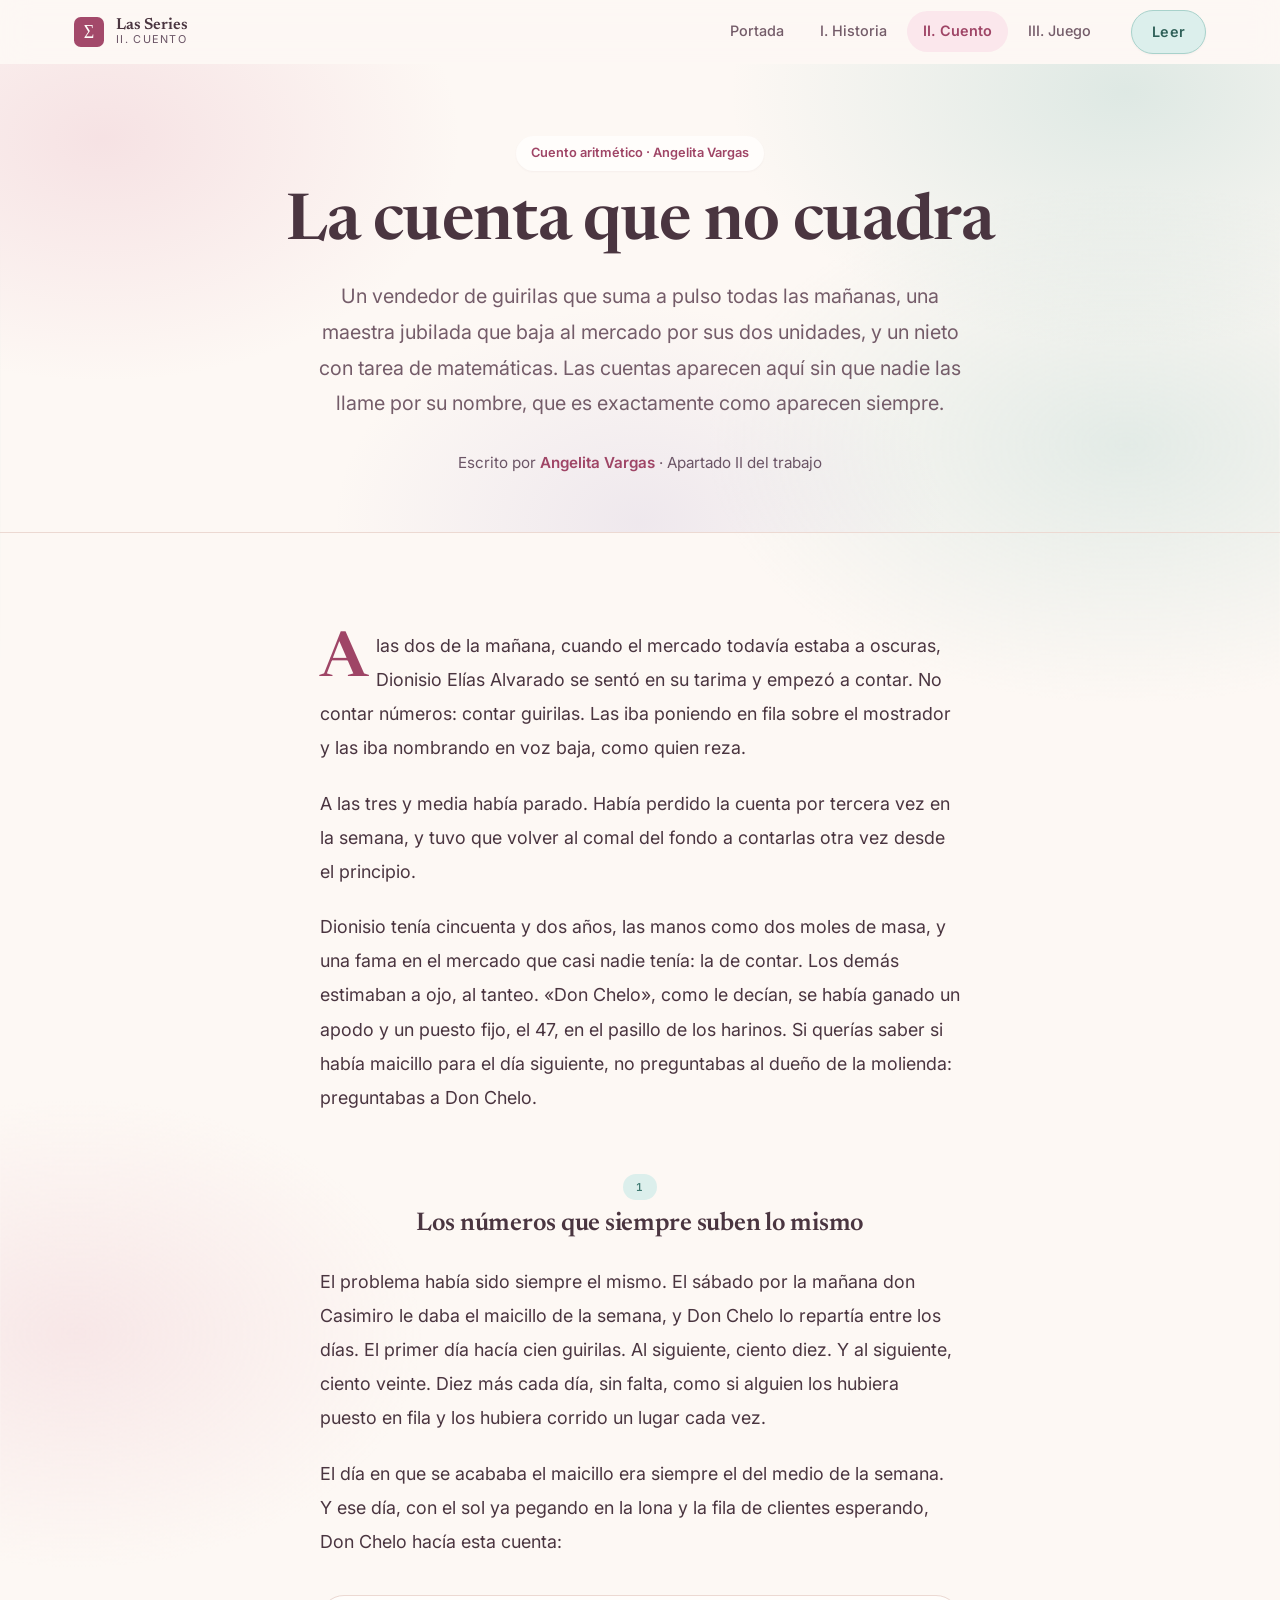
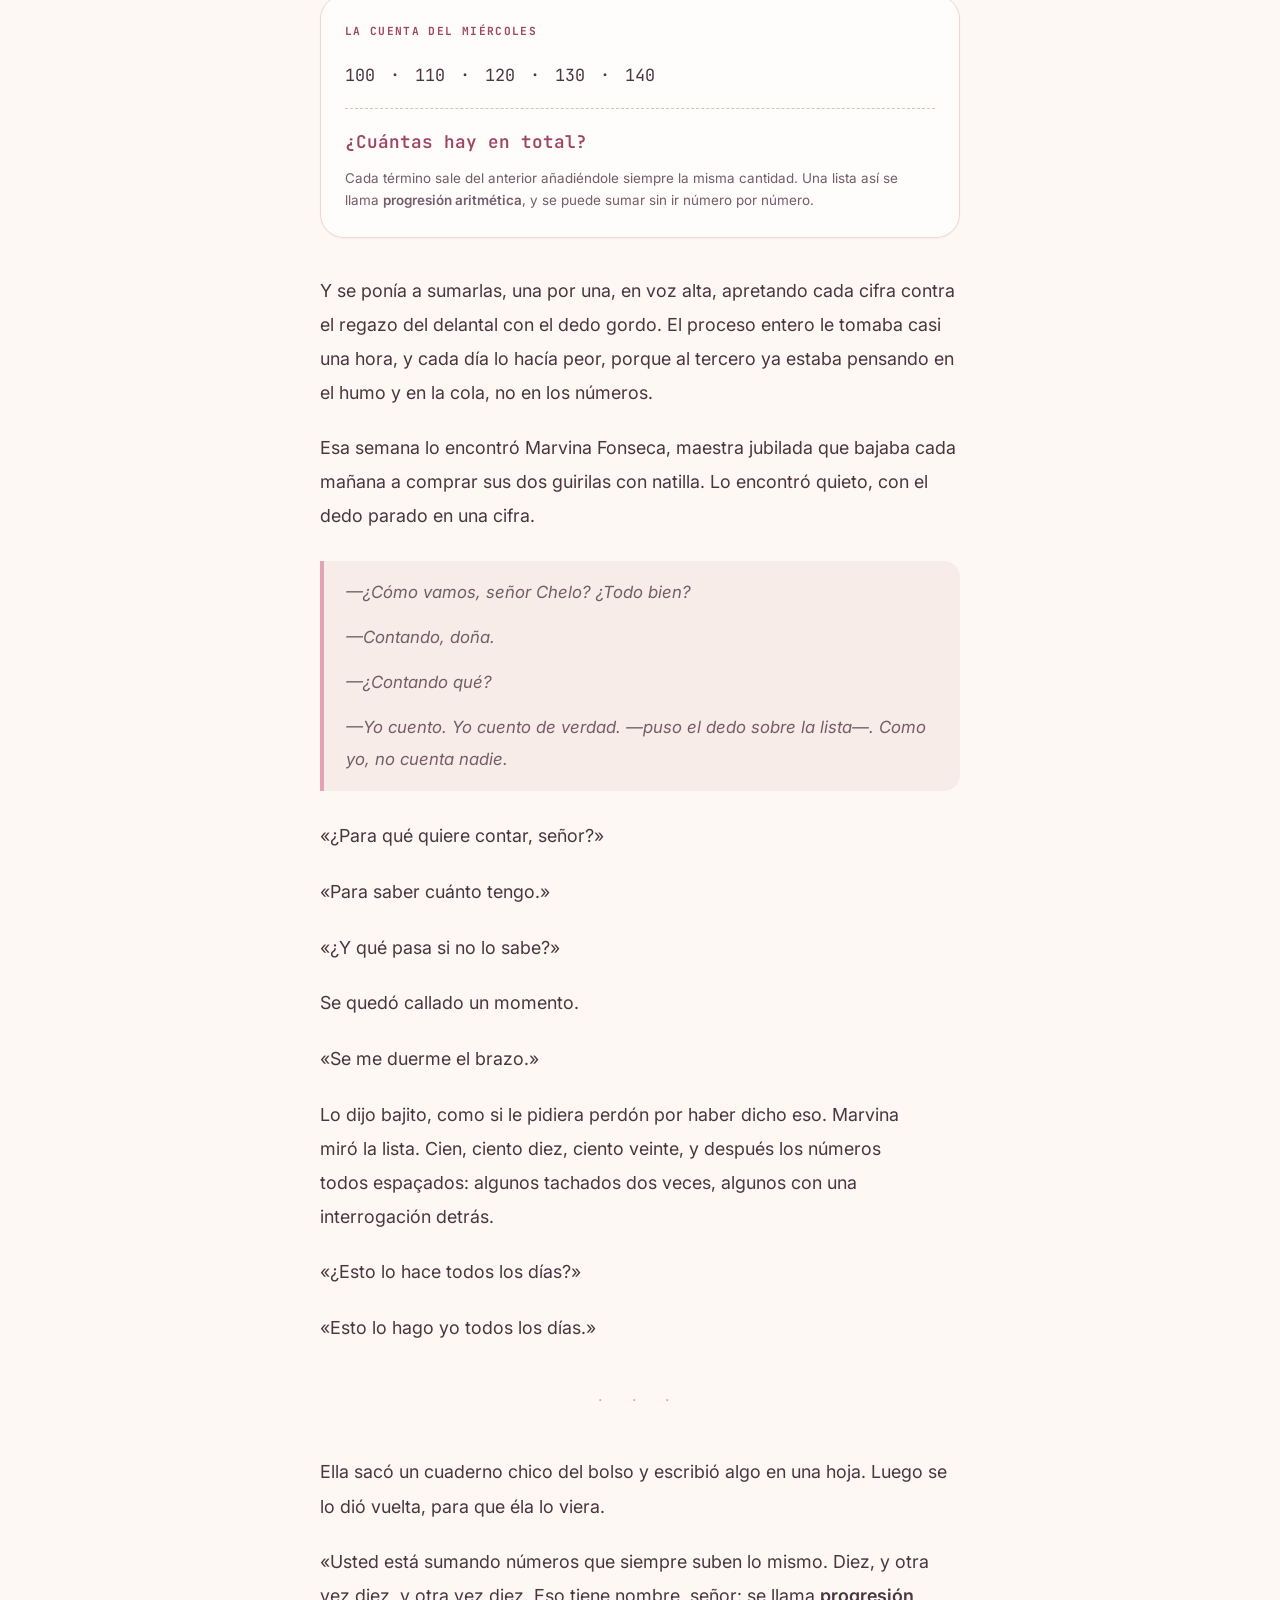
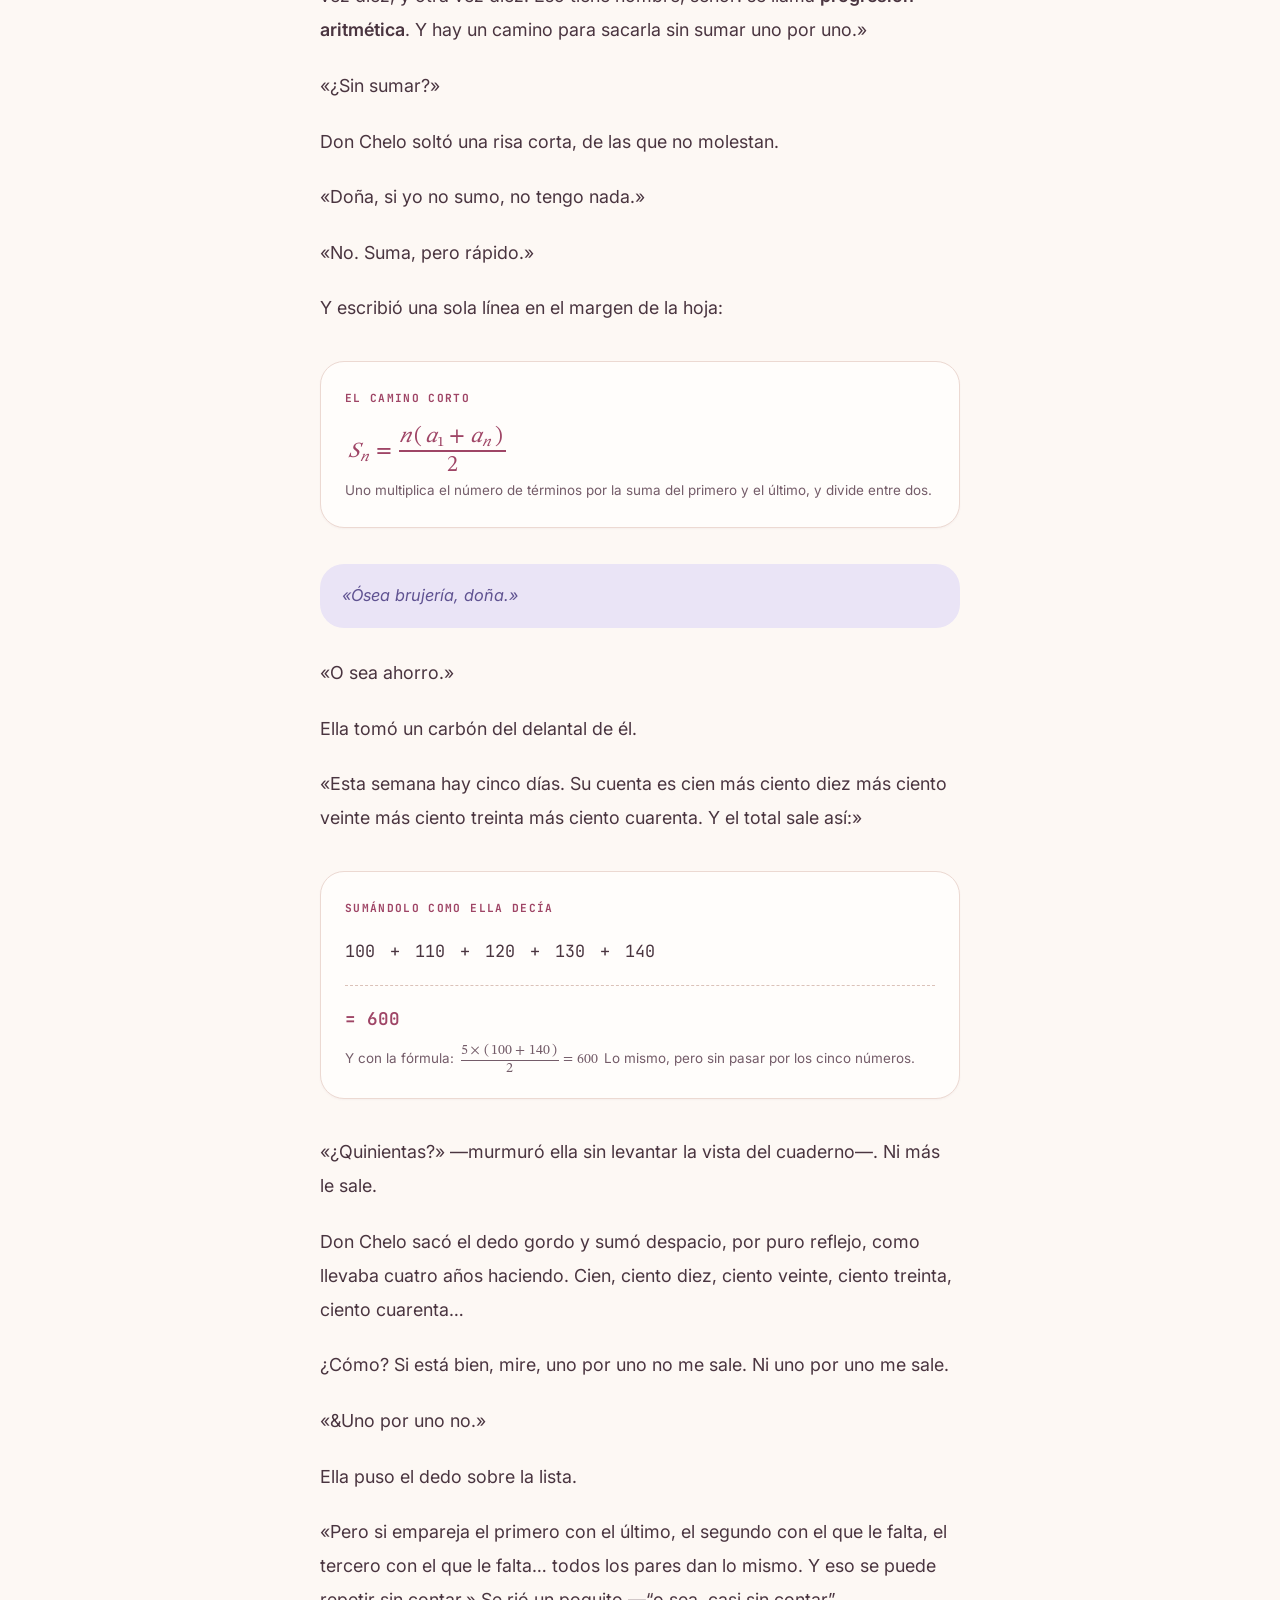
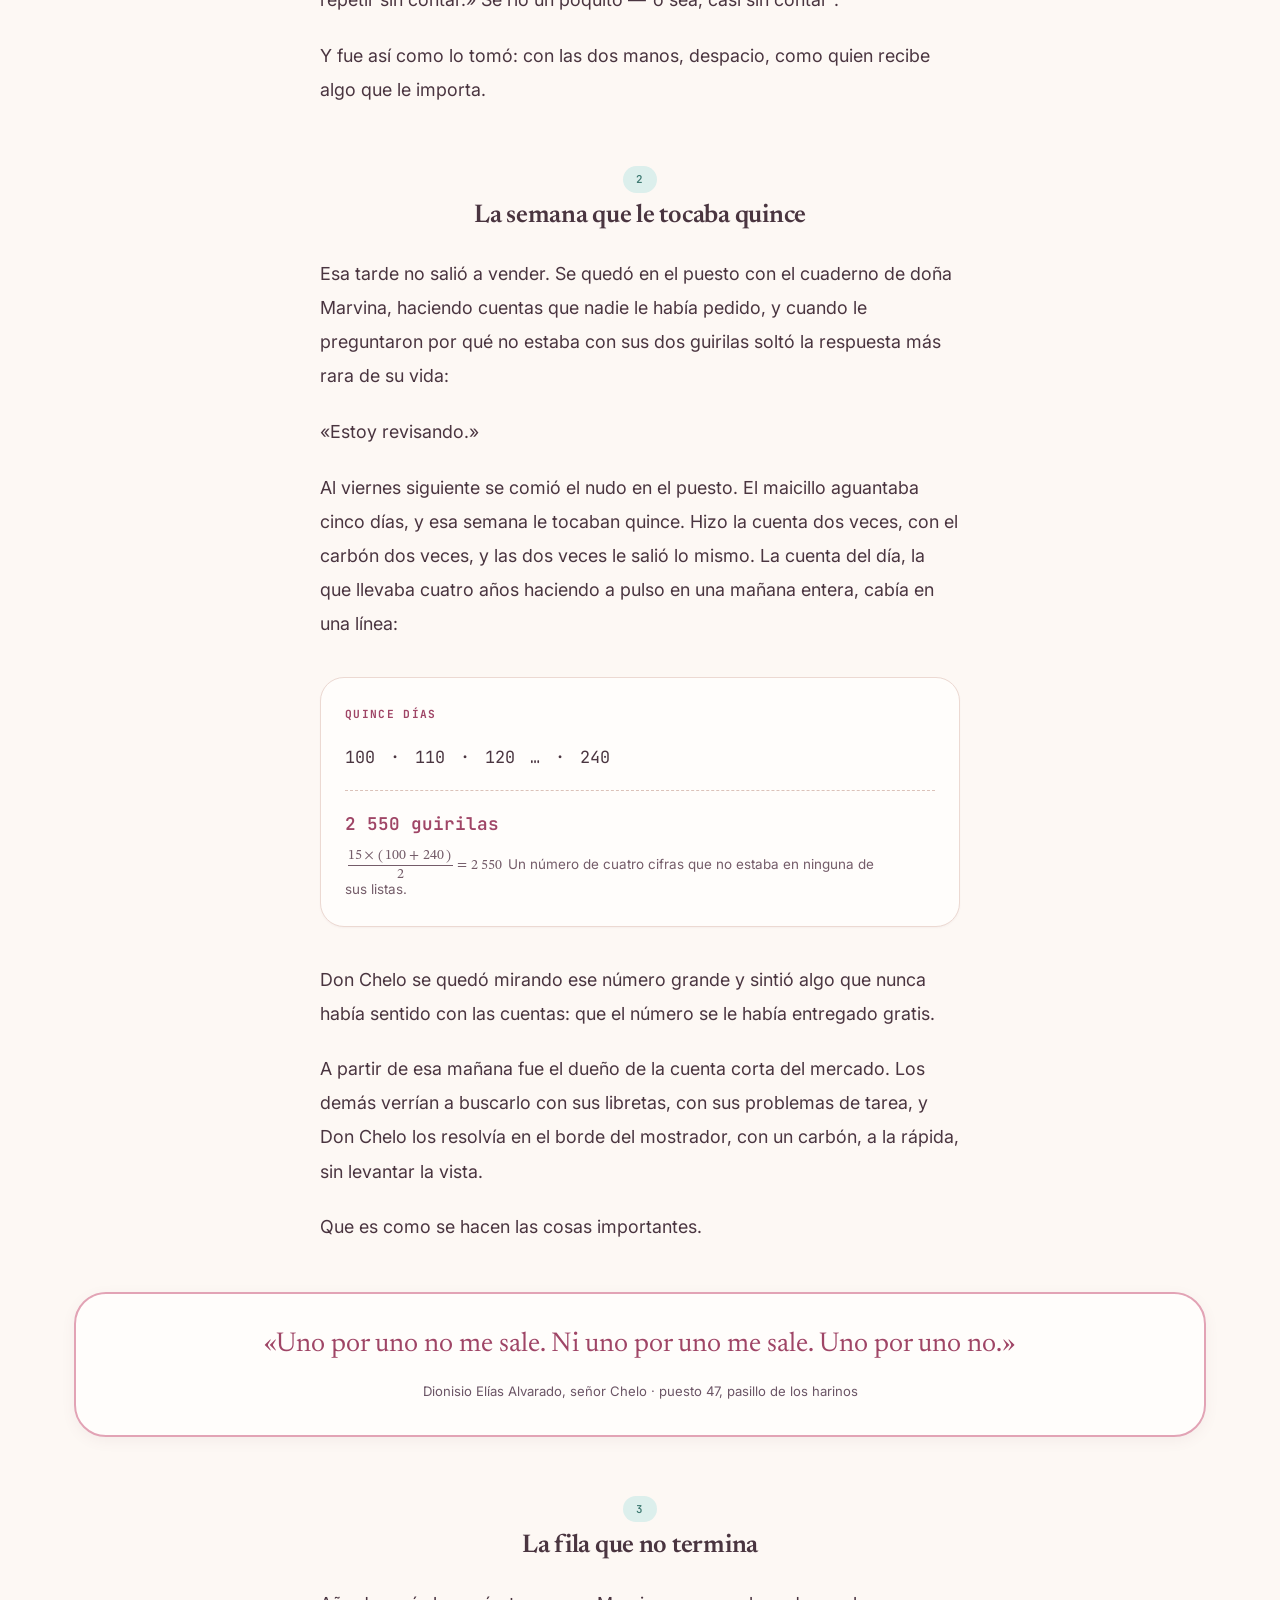
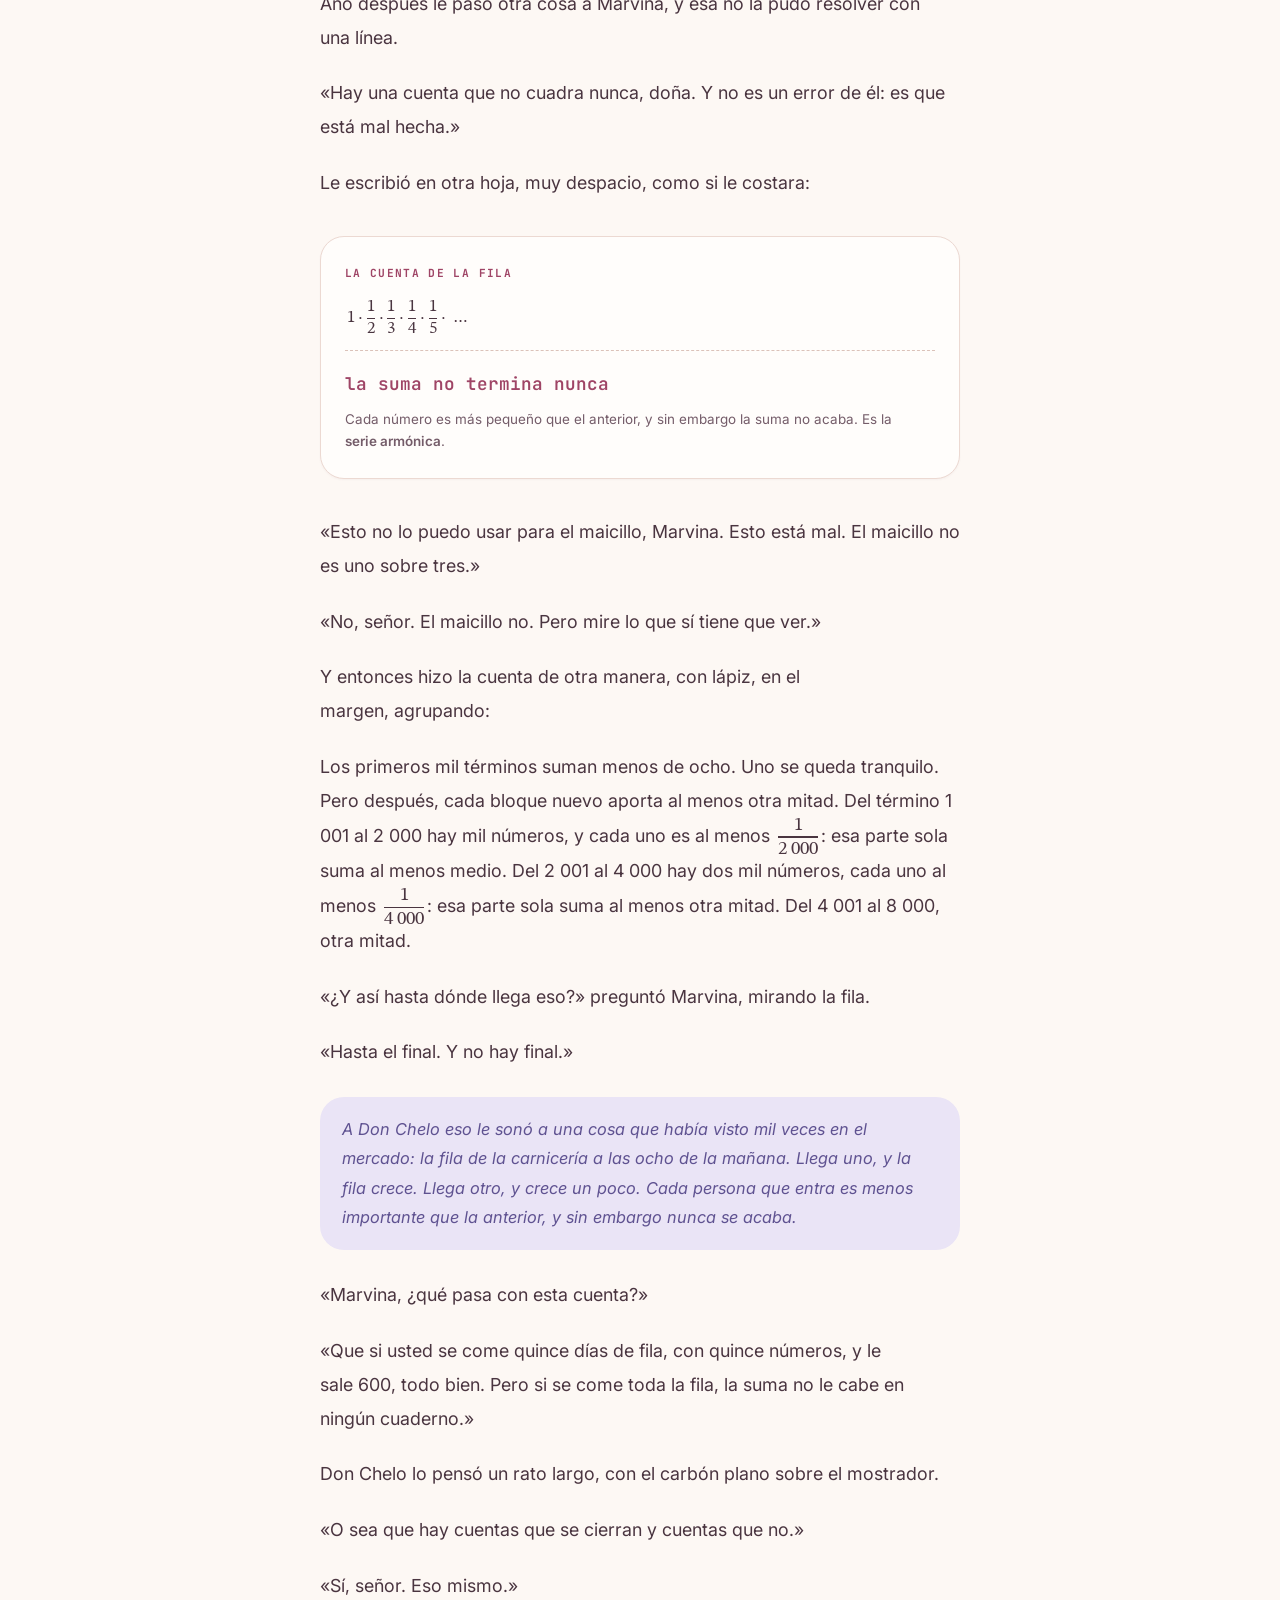
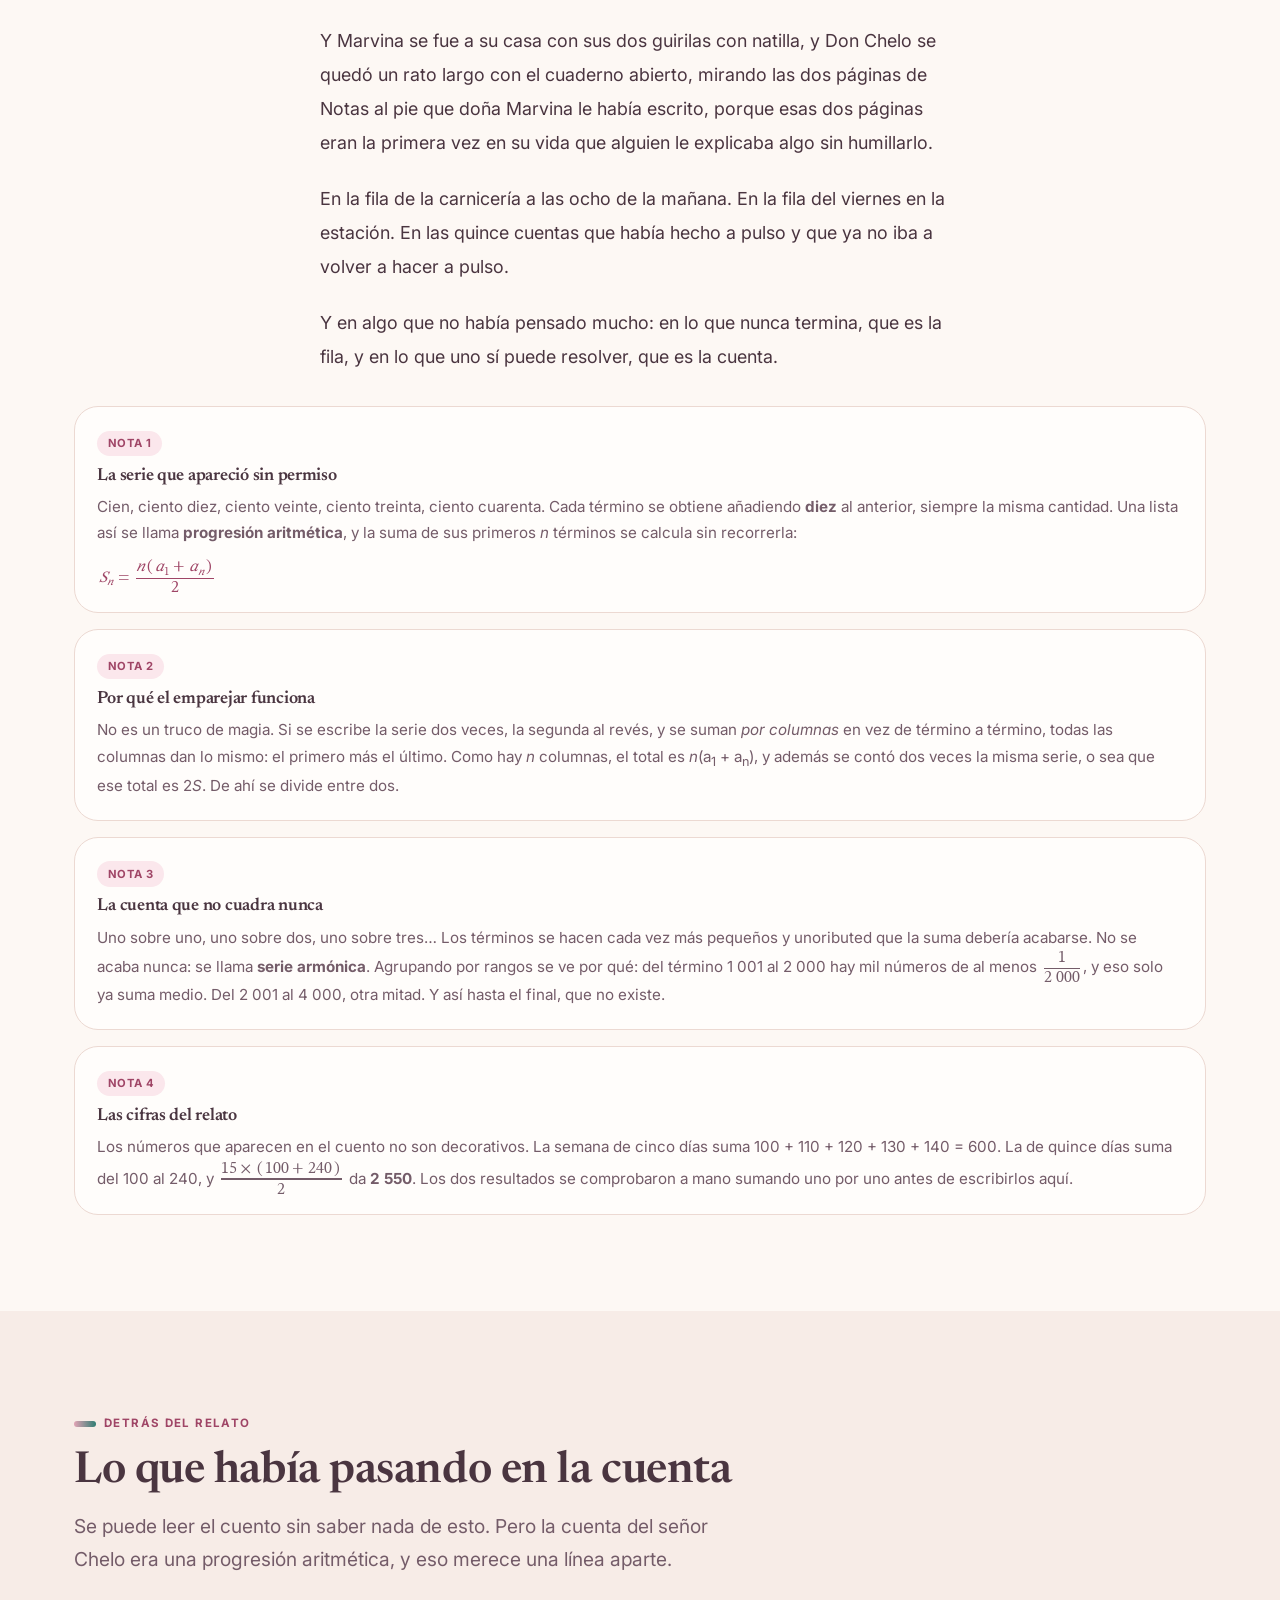
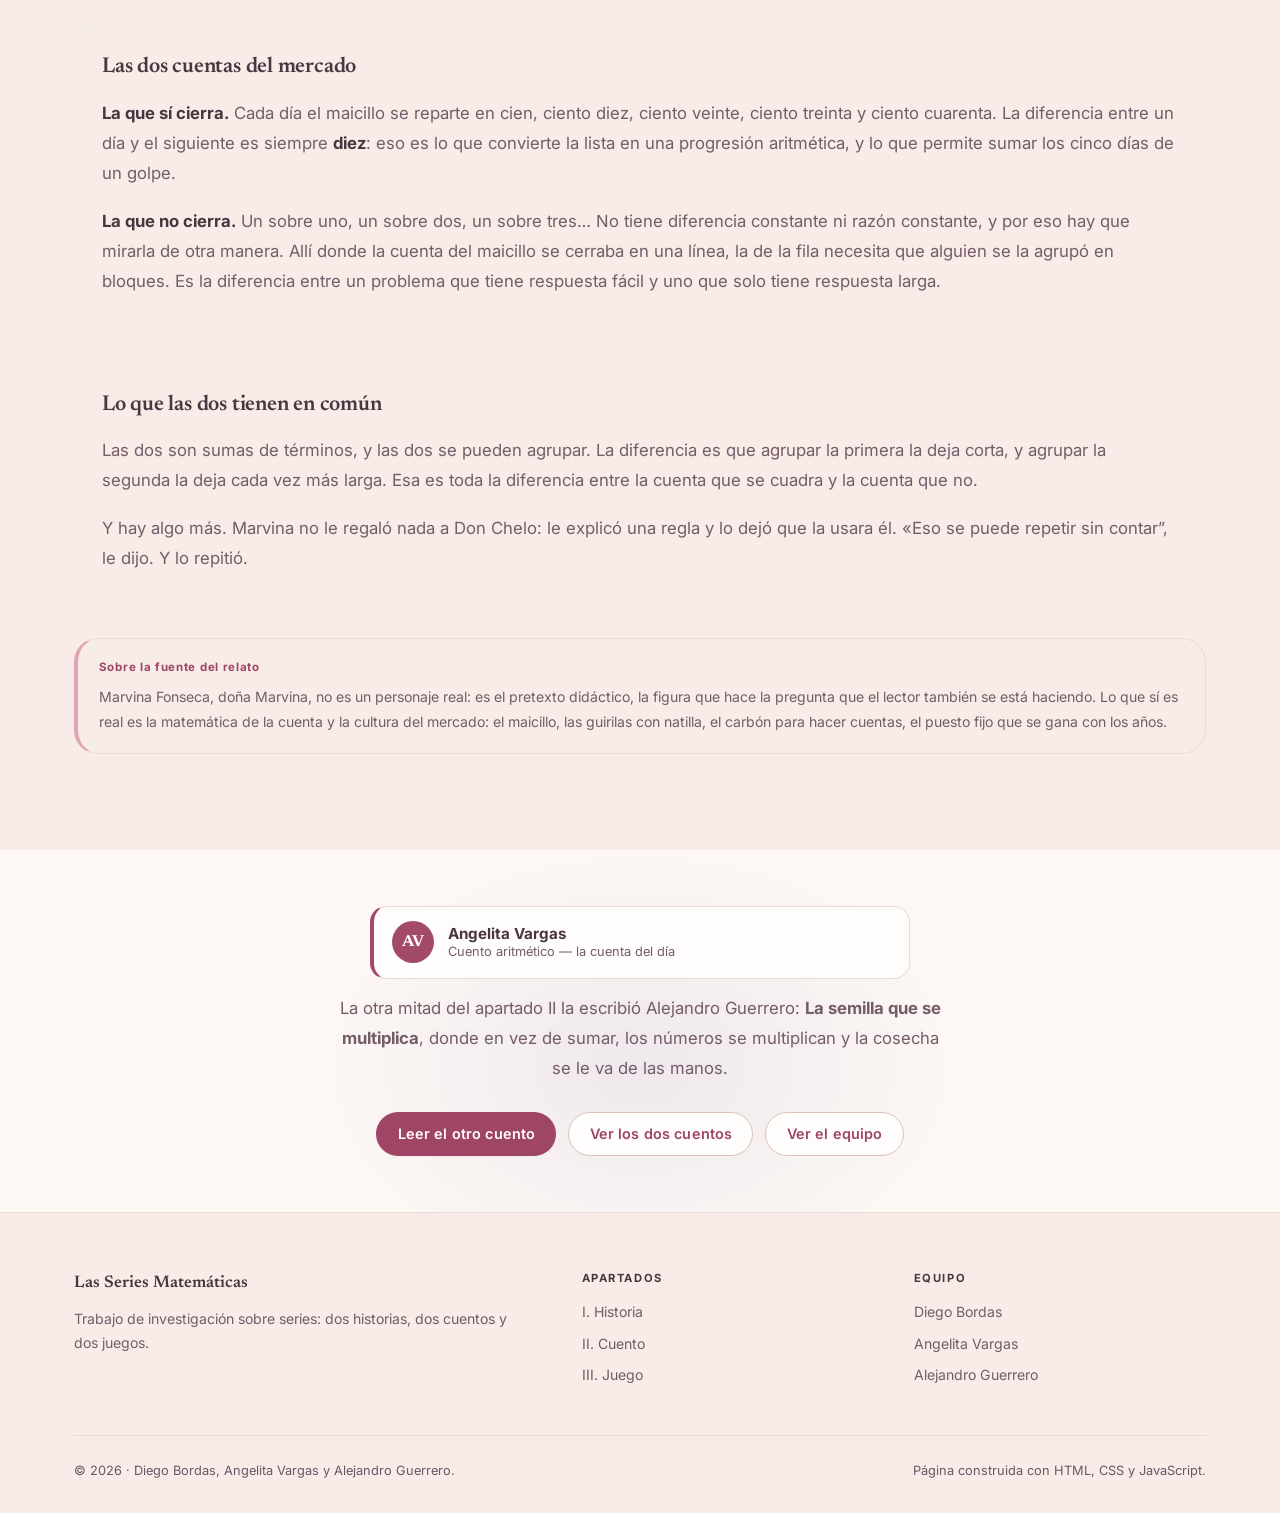
<file: cuento-angelita.html>
<!DOCTYPE html>
<html lang="es">
<head>
<meta charset="UTF-8">
<meta name="viewport" content="width=device-width, initial-scale=1">
<title>La cuenta que no cuadra &mdash; cuento de Angelita Vargas</title>
<meta name="description" content="Un vendedor de guirilas del mercado que suma a pulso cada d&iacute;a y una maestra jubilada que le muestra que sus n&uacute;meros se sab&iacute;an de memoria.">
<meta name="theme-color" content="#a3496a">
<link rel="preconnect" href="https://fonts.googleapis.com">
<link rel="preconnect" href="https://fonts.gstatic.com" crossorigin>
<!-- Las fuentes de Google no bloquean el dibujado: el navegador pinta la
     pagina con las del sistema y las cambia cuando llegan. Antes esta
     peticion estaba en el camino critico de las once paginas. -->
<link rel="preload" as="style" href="https://fonts.googleapis.com/css2?family=Inter:wght@400;500;600;700&family=Newsreader:ital,wght@0,400;0,600;1,600&family=JetBrains+Mono:wght@400;500;600&family=STIX+Two+Math&display=swap">
<link rel="stylesheet" href="https://fonts.googleapis.com/css2?family=Inter:wght@400;500;600;700&family=Newsreader:ital,wght@0,400;0,600;1,600&family=JetBrains+Mono:wght@400;500;600&family=STIX+Two+Math&display=swap" media="print" onload="this.media='all'">
<noscript><link rel="stylesheet" href="https://fonts.googleapis.com/css2?family=Inter:wght@400;500;600;700&family=Newsreader:ital,wght@0,400;0,600;1,600&family=JetBrains+Mono:wght@400;500;600&family=STIX+Two+Math&display=swap"></noscript>
<link rel="stylesheet" href="assets/css/base.css?v=20261021">
<link rel="stylesheet" href="assets/css/angelita.css?v=20261021">
<link rel="stylesheet" href="assets/css/cuento-angelita.css?v=20261021">
  <link rel="stylesheet" href="assets/css/ecuaciones.css?v=20261021">
<link rel="icon" href="data:image/svg+xml,<svg xmlns='http://www.w3.org/2000/svg' viewBox='0 0 100 100'><rect width='100' height='100' rx='22' fill='%23a3496a'/><text x='50' y='72' font-size='62' font-family='Georgia,serif' fill='white' text-anchor='middle'>%CE%A3</text></svg>">
</head>

<body class="tema-angelita manchas">
<a class="skip-link" href="#contenido">Saltar al contenido principal</a>

<header class="nav" id="nav">
  <div class="caja nav__inside">
    <a class="marca" href="index.html" title="Ir a la portada">
      <svg class="marca__logo" viewBox="0 0 40 40" aria-hidden="true">
        <rect width="40" height="40" rx="9" fill="#a3496a"/>
        <text x="20" y="28.5" font-size="24" font-family="Georgia, serif" fill="#fffdfb" text-anchor="middle">&#931;</text>
      </svg>
      <span class="marca__texto">
        <span class="marca__titulo">Las Series</span>
        <span class="marca__sub">II. Cuento</span>
      </span>
    </a>

    <button class="nav__interruptor" id="navInterruptor" aria-expanded="false"
            aria-controls="navMenu" aria-label="Abrir el men&uacute;">
      <span></span><span></span><span></span>
    </button>

    <div class="nav__menu" id="navMenu">
      <ul class="nav__enlaces">
        <li><a href="index.html">Portada</a></li>
        <li><a href="historia.html">I. Historia</a></li>
        <li><a href="cuento.html" aria-current="page">II. Cuento</a></li>
        <li><a href="juego.html">III. Juego</a></li>
      </ul>
      <div class="nav__cta">
        <a class="boton boton--acento" href="#lectura">Leer</a>
      </div>
    </div>
  </div>
</header>

<main id="contenido">

  <section class="cab-cuento">
    <div class="caja">
      <span class="cab-cuento__sello">Cuento aritm&eacute;tico &middot; Angelita Vargas</span>
      <h1 class="cab-cuento__titulo">La cuenta que no cuadra</h1>
      <p class="cab-cuento__bajada">
        Un vendedor de guirilas que suma a pulso todas las ma&ntilde;anas, una
        maestra jubilada que baja al mercado por sus dos unidades, y un nieto con
        tarea de matem&aacute;ticas. Las cuentas aparecen aqu&iacute; sin que nadie las
        llame por su nombre, que es exactamente como aparecen siempre.
      </p>
      <p class="cab-cuento__firma">Escrito por <b>Angelita Vargas</b> &middot; Apartado II del trabajo</p>
    </div>
  </section>

  <section class="seccion" id="lectura" aria-labelledby="titulo-relato">
    <h2 id="titulo-relato" class="visualmente-oculto">La cuenta que no cuadra</h2>
    <div class="caja">
      <div class="relato relato--abre">        <p>
          A las dos de la ma&ntilde;ana, cuando el mercado todav&iacute;a estaba a
          oscuras, Dionisio El&iacute;as Alvarado se sent&oacute; en su tarima y empez&oacute;
          a contar. No contar n&uacute;meros: contar guirilas. Las iba poniendo en fila
          sobre el mostrador y las iba nombrando en voz baja, como quien reza.
        </p>
        <p>
          A las tres y media hab&iacute;a parado. Hab&iacute;a perdido la cuenta por
          tercera vez en la semana, y tuvo que volver al comal del fondo a contarlas
          otra vez desde el principio.
        </p>
        <p>
          Dionisio ten&iacute;a cincuenta y dos a&ntilde;os, las manos como dos moles de
          masa, y una fama en el mercado que casi nadie ten&iacute;a: la de contar. Los
          dem&aacute;s estimaban a ojo, al tanteo. &laquo;Don Chelo&raquo;, como le
          dec&iacute;an, se hab&iacute;a ganado un apodo y un puesto fijo, el 47, en el
          pasillo de los harinos. Si quer&iacute;as saber si hab&iacute;a maicillo para
          el d&iacute;a siguiente, no preguntabas al due&ntilde;o de la molienda:
          preguntabas a Don Chelo.
        </p>
      </div>

      <div class="capitulo">
        <span class="capitulo__num">1</span>
        <h3 class="capitulo__titulo">Los n&uacute;meros que siempre suben lo mismo</h3>
      </div>

      <div class="relato">
        <p>
          El problema hab&iacute;a sido siempre el mismo. El s&aacute;bado por la
          ma&ntilde;ana don Casimiro le daba el maicillo de la semana, y Don Chelo lo
          repart&iacute;a entre los d&iacute;as. El primer d&iacute;a hac&iacute;a cien
          guirilas. Al siguiente, ciento diez. Y al siguiente, ciento veinte. Diez m&aacute;s
          cada d&iacute;a, sin falta, como si alguien los hubiera puesto en fila y los
          hubiera corrido un lugar cada vez.
        </p>
        <p>
          El d&iacute;a en que se acababa el maicillo era siempre el del medio de la
          semana. Y ese d&iacute;a, con el sol ya pegando en la lona y la fila de
          clientes esperando, Don Chelo hac&iacute;a esta cuenta:
        </p>

        <div class="caja-serie">
          <p class="caja-serie__rotulo">La cuenta del mi&eacute;rcoles</p>
          <p class="caja-serie__linea">100 &middot; 110 &middot; 120 &middot; 130 &middot; 140</p>
          <p class="caja-serie__total">&iquest;Cu&aacute;ntas hay en total?</p>
          <p class="caja-serie__nota">
            Cada t&eacute;rmino sale del anterior a&ntilde;adi&eacute;ndole siempre la
            misma cantidad. Una lista as&iacute; se llama <strong>progresi&oacute;n
            aritm&eacute;tica</strong>, y se puede sumar sin ir n&uacute;mero por n&uacute;mero.
          </p>
        </div>

        <p>
          Y se pon&iacute;a a sumarlas, una por una, en voz alta, apretando cada cifra
          contra el regazo del delantal con el dedo gordo. El proceso entero le
          tomaba casi una hora, y cada d&iacute;a lo hac&iacute;a peor, porque al
          tercero ya estaba pensando en el humo y en la cola, no en los n&uacute;meros.
        </p>
        <p>
          Esa semana lo encontr&oacute; Marvina Fonseca, maestra jubilada que bajaba cada
          ma&ntilde;ana a comprar sus dos guirilas con natilla. Lo encontr&oacute; quieto,
          con el dedo parado en una cifra.
        </p>

        <blockquote>
          <p>&mdash;&iquest;C&oacute;mo vamos, se&ntilde;or Chelo? &iquest;Todo bien?</p>
          <p>&mdash;Contando, do&ntilde;a.</p>
          <p>&mdash;&iquest;Contando qu&eacute;?</p>
          <p>&mdash;Yo cuento. Yo cuento de verdad. &mdash;puso el dedo sobre la
          lista&mdash;. Como yo, no cuenta nadie.</p>
        </blockquote>

        <p>
          &laquo;&iquest;Para qu&eacute; quiere contar, se&ntilde;or?&raquo;
        </p>
        <p>
          &laquo;Para saber cu&aacute;nto tengo.&raquo;
        </p>
        <p>
          &laquo;&iquest;Y qu&eacute; pasa si no lo sabe?&raquo;
        </p>
        <p>
          Se qued&oacute; callado un momento.
        </p>
        <p>
          &laquo;Se me duerme el brazo.&raquo;
        </p>
        <p>
          Lo dijo bajito, como si le pidiera perd&oacute;n por haber dicho eso. Marvina
          mir&oacute; la lista. Cien, ciento diez, ciento veinte, y despu&eacute;s los
          n&uacute;meros todos espa&ccedil;ados: algunos tachados dos veces, algunos con
          una interrogaci&oacute;n detr&aacute;s.
        </p>
        <p>
          &laquo;&iquest;Esto lo hace todos los d&iacute;as?&raquo;
        </p>
        <p>
          &laquo;Esto lo hago yo todos los d&iacute;as.&raquo;
        </p>
      </div>

      <div class="pausa" aria-hidden="true">&middot; &middot; &middot;</div>

      <div class="relato">
        <p>
          Ella sac&oacute; un cuaderno chico del bolso y escribi&oacute; algo en una
          hoja. Luego se lo di&oacute; vuelta, para que &eacute;la lo viera.
        </p>
        <p>
          &laquo;Usted est&aacute; sumando n&uacute;meros que siempre suben lo mismo.
          Diez, y otra vez diez, y otra vez diez. Eso tiene nombre, se&ntilde;or: se
          llama <strong>progresi&oacute;n aritm&eacute;tica</strong>. Y hay un camino
          para sacarla sin sumar uno por uno.&raquo;
        </p>
        <p>
          &laquo;&iquest;Sin sumar?&raquo;
        </p>
        <p>
          Don Chelo solt&oacute; una risa corta, de las que no molestan.
        </p>
        <p>
          &laquo;Do&ntilde;a, si yo no sumo, no tengo nada.&raquo;
        </p>
        <p>
          &laquo;No. Suma, pero r&aacute;pido.&raquo;
        </p>
        <p>
          Y escribi&oacute; una sola l&iacute;nea en el margen de la hoja:
        </p>

        <div class="caja-serie">
          <p class="caja-serie__rotulo">El camino corto</p>
          <p class="caja-serie__total" style="border:0;padding:0;margin:0;font-size:1.3rem">
            <math><mrow><msub><mi>S</mi><mi>n</mi></msub><mo>=</mo><mfrac><mrow><mi>n</mi><mo>(</mo><msub><mi>a</mi><mn>1</mn></msub><mo>+</mo><msub><mi>a</mi><mi>n</mi></msub><mo>)</mo></mrow><mn>2</mn></mfrac></mrow></math>
          </p>
          <p class="caja-serie__nota">
            Uno multiplica el n&uacute;mero de t&eacute;rminos por la suma del primero
            y el &uacute;ltimo, y divide entre dos.
          </p>
        </div>

        <p class="pensamiento">
          &laquo;&Oacute;sea brujer&iacute;a, do&ntilde;a.&raquo;
        </p>
        <p>
          &laquo;O sea ahorro.&raquo;
        </p>
        <p>
          Ella tom&oacute; un carb&oacute;n del delantal de &eacute;l.
        </p>
        <p>
          &laquo;Esta semana hay cinco d&iacute;as. Su cuenta es cien m&aacute;s ciento
          diez m&aacute;s ciento veinte m&aacute;s ciento treinta m&aacute;s ciento
          cuarenta. Y el total sale as&iacute;:&raquo;
        </p>

        <div class="caja-serie">
          <p class="caja-serie__rotulo">Sum&aacute;ndolo como ella dec&iacute;a</p>
          <p class="caja-serie__linea">100 + 110 + 120 + 130 + 140</p>
          <p class="caja-serie__total">= 600</p>
          <p class="caja-serie__nota">
            Y con la f&oacute;rmula: <math><mrow><mfrac><mrow><mn>5</mn><mo>&times;</mo><mo>(</mo><mn>100</mn><mo>+</mo><mn>140</mn><mo>)</mo></mrow><mn>2</mn></mfrac><mo>=</mo><mn>600</mn></mrow></math> Lo mismo,
            pero sin pasar por los cinco n&uacute;meros.
          </p>
        </div>

        <p>
          &laquo;&iquest;Quinientas?&raquo; &mdash;murmur&oacute; ella sin levantar la
          vista del cuaderno&mdash;. Ni m&aacute;s le sale.
        </p>
        <p>
          Don Chelo sac&oacute; el dedo gordo y sum&oacute; despacio, por puro reflejo,
          como llevaba cuatro a&ntilde;os haciendo. Cien, ciento diez, ciento veinte,
          ciento treinta, ciento cuarenta&hellip;
        </p>
        <p>
          &iquest;C&oacute;mo? Si est&aacute; bien, mire, uno por uno no me sale. Ni
          uno por uno me sale.
        </p>
        <p>
          &laquo;&Uno por uno no.&raquo;
        </p>
        <p>
          Ella puso el dedo sobre la lista.
        </p>
        <p>
          &laquo;Pero si empareja el primero con el &uacute;ltimo, el segundo con el que
          le falta, el tercero con el que le falta&hellip; todos los pares dan lo
          mismo. Y eso se puede repetir sin contar.&raquo; Se ri&oacute; un poquito
          &mdash;&ldquo;o sea, casi sin contar&rdquo;.
        </p>
        <p>
          Y fue as&iacute; como lo tom&oacute;: con las dos manos, despacio, como quien
          recibe algo que le importa.
        </p>
      </div>
      <div class="capitulo">
        <span class="capitulo__num">2</span>
        <h3 class="capitulo__titulo">La semana que le tocaba quince</h3>
      </div>

      <div class="relato">
        <p>
          Esa tarde no sali&oacute; a vender. Se qued&oacute; en el puesto con el cuaderno
          de do&ntilde;a Marvina, haciendo cuentas que nadie le hab&iacute;a pedido, y
          cuando le preguntaron por qu&eacute; no estaba con sus dos guirilas solt&oacute;
          la respuesta m&aacute;s rara de su vida:
        </p>
        <p>
          &laquo;Estoy revisando.&raquo;
        </p>
        <p>
          Al viernes siguiente se comi&oacute; el nudo en el puesto. El maicillo
          aguantaba cinco d&iacute;as, y esa semana le tocaban quince. Hizo la cuenta
          dos veces, con el carb&oacute;n dos veces, y las dos veces le sali&oacute; lo
          mismo. La cuenta del d&iacute;a, la que llevaba cuatro a&ntilde;os haciendo a
          pulso en una ma&ntilde;ana entera, cab&iacute;a en una l&iacute;nea:
        </p>

        <div class="caja-serie">
          <p class="caja-serie__rotulo">Quince d&iacute;as</p>
          <p class="caja-serie__linea">100 &middot; 110 &middot; 120 &hellip; &middot; 240</p>
          <p class="caja-serie__total">2 550 guirilas</p>
          <p class="caja-serie__nota">
            <math><mrow><mfrac><mrow><mn>15</mn><mo>&times;</mo><mo>(</mo><mn>100</mn><mo>+</mo><mn>240</mn><mo>)</mo></mrow><mn>2</mn></mfrac><mo>=</mo><mtext>2 550</mtext></mrow></math> Un n&uacute;mero de cuatro
            cifras que no estaba en ninguna de sus listas.
          </p>
        </div>

        <p>
          Don Chelo se qued&oacute; mirando ese n&uacute;mero grande y sinti&oacute; algo
          que nunca hab&iacute;a sentido con las cuentas: que el n&uacute;mero se le
          hab&iacute;a entregado gratis.
        </p>
        <p>
          A partir de esa ma&ntilde;ana fue el due&ntilde;o de la cuenta corta del
          mercado. Los dem&aacute;s verr&iacute;an a buscarlo con sus libretas, con sus
          problemas de tarea, y Don Chelo los resolv&iacute;a en el borde del
          mostrador, con un carb&oacute;n, a la r&aacute;pida, sin levantar la vista.
        </p>
        <p>
          Que es como se hacen las cosas importantes.
        </p>
      </div>

      <div class="lema">
        <p>&laquo;Uno por uno no me sale. Ni uno por uno me sale. Uno por uno no.&raquo;</p>
        <span>Dionisio El&iacute;as Alvarado, se&ntilde;or Chelo &middot; puesto 47, pasillo de los harinos</span>
      </div>

      <div class="capitulo">
        <span class="capitulo__num">3</span>
        <h3 class="capitulo__titulo">La fila que no termina</h3>
      </div>

      <div class="relato">
        <p>
          A&ntilde;o despu&eacute;s le pas&oacute; otra cosa a Marvina, y esa no la pudo
          resolver con una l&iacute;nea.
        </p>
        <p>
          &laquo;Hay una cuenta que no cuadra nunca, do&ntilde;a. Y no es un error
          de &eacute;l: es que est&aacute; mal hecha.&raquo;
        </p>
        <p>
          Le escribi&oacute; en otra hoja, muy despacio, como si le costara:
        </p>

        <div class="caja-serie">
          <p class="caja-serie__rotulo">La cuenta de la fila</p>
          <p class="caja-serie__linea"><math><mrow><mn>1</mn><mo>&middot;</mo><mfrac><mn>1</mn><mn>2</mn></mfrac><mo>&middot;</mo><mfrac><mn>1</mn><mn>3</mn></mfrac><mo>&middot;</mo><mfrac><mn>1</mn><mn>4</mn></mfrac><mo>&middot;</mo><mfrac><mn>1</mn><mn>5</mn></mfrac><mo>&middot;</mo><mo>&hellip;</mo></mrow></math></p>
          <p class="caja-serie__total">la suma no termina nunca</p>
          <p class="caja-serie__nota">
            Cada n&uacute;mero es m&aacute;s peque&ntilde;o que el anterior, y sin
            embargo la suma no acaba. Es la <strong>serie arm&oacute;nica</strong>.
          </p>
        </div>

        <p>
          &laquo;Esto no lo puedo usar para el maicillo, Marvina. Esto est&aacute; mal.
          El maicillo no es uno sobre tres.&raquo;
        </p>
        <p>
          &laquo;No, se&ntilde;or. El maicillo no. Pero mire lo que s&iacute; tiene que
          ver.&raquo;
        </p>
        <p>
          Y entonces hizo la cuenta de otra manera, con l&aacute;piz, en el margen,
          agrupando:
        </p>
        <p>
          Los primeros mil t&eacute;rminos suman menos de ocho. Uno se queda tranquilo.
          Pero despu&eacute;s, cada bloque nuevo aporta al menos otra mitad. Del
          t&eacute;rmino 1 001 al 2 000 hay mil n&uacute;meros, y cada uno es al menos
          <math><mfrac><mn>1</mn><mtext>2 000</mtext></mfrac></math>: esa parte sola suma al menos medio. Del 2 001 al 4 000 hay dos mil
          n&uacute;meros, cada uno al menos <math><mfrac><mn>1</mn><mtext>4 000</mtext></mfrac></math>: esa parte sola suma al menos otra
          mitad. Del 4 001 al 8 000, otra mitad.
        </p>
        <p>
          &laquo;&iquest;Y as&iacute; hasta d&oacute;nde llega eso?&raquo; pregunt&oacute;
          Marvina, mirando la fila.
        </p>
        <p>
          &laquo;Hasta el final. Y no hay final.&raquo;
        </p>
        <p class="pensamiento">
          A Don Chelo eso le son&oacute; a una cosa que hab&iacute;a visto mil veces en
          el mercado: la fila de la carnicer&iacute;a a las ocho de la ma&ntilde;ana.
          Llega uno, y la fila crece. Llega otro, y crece un poco. Cada persona que
          entra es menos importante que la anterior, y sin embargo nunca se acaba.
        </p>
        <p>
          &laquo;Marvina, &iquest;qu&eacute; pasa con esta cuenta?&raquo;
        </p>
        <p>
          &laquo;Que si usted se come quince d&iacute;as de fila, con quince
          n&uacute;meros, y le sale 600, todo bien. Pero si se come toda la fila, la
          suma no le cabe en ning&uacute;n cuaderno.&raquo;
        </p>
        <p>
          Don Chelo lo pens&oacute; un rato largo, con el carb&oacute;n plano sobre el
          mostrador.
        </p>
        <p>
          &laquo;O sea que hay cuentas que se cierran y cuentas que no.&raquo;
        </p>
        <p>
          &laquo;S&iacute;, se&ntilde;or. Eso mismo.&raquo;
        </p>
        <p>
          Y Marvina se fue a su casa con sus dos guirilas con natilla, y Don Chelo se
          qued&oacute; un rato largo con el cuaderno abierto, mirando las dos p&aacute;ginas
          de Notas al pie que do&ntilde;a Marvina le hab&iacute;a escrito, porque esas dos
          p&aacute;ginas eran la primera vez en su vida que alguien le explicaba algo
          sin humillarlo.
        </p>
        <p>
          En la fila de la carnicer&iacute;a a las ocho de la ma&ntilde;ana. En la
          fila del viernes en la estaci&oacute;n. En las quince cuentas que hab&iacute;a
          hecho a pulso y que ya no iba a volver a hacer a pulso.
        </p>
        <p>
          Y en algo que no hab&iacute;a pensado mucho: en lo que nunca termina, que es
          la fila, y en lo que uno s&iacute; puede resolver, que es la cuenta.
        </p>
      </div>
    <div class="notas">
      <div class="nota-cuento">
        <span class="nota-cuento__num">Nota 1</span>
        <h4>La serie que apareci&oacute; sin permiso</h4>
        <p>
          Cien, ciento diez, ciento veinte, ciento treinta, ciento cuarenta. Cada
          t&eacute;rmino se obtiene a&ntilde;adiendo <strong>diez</strong> al anterior,
          siempre la misma cantidad. Una lista as&iacute; se llama
          <strong>progresi&oacute;n aritm&eacute;tica</strong>, y la suma de sus primeros
          <em>n</em> t&eacute;rminos se calcula sin recorrerla:
        </p>
        <p style="margin-top:.75rem;font-family:var(--f-mono);color:var(--accent)">
          <math><mrow><msub><mi>S</mi><mi>n</mi></msub><mo>=</mo><mfrac><mrow><mi>n</mi><mo>(</mo><msub><mi>a</mi><mn>1</mn></msub><mo>+</mo><msub><mi>a</mi><mi>n</mi></msub><mo>)</mo></mrow><mn>2</mn></mfrac></mrow></math>
        </p>
      </div>

      <div class="nota-cuento">
        <span class="nota-cuento__num">Nota 2</span>
        <h4>Por qu&eacute; el emparejar funciona</h4>
        <p>
          No es un truco de magia. Si se escribe la serie dos veces, la segunda al
          rev&eacute;s, y se suman <em>por columnas</em> en vez de t&eacute;rmino a
          t&eacute;rmino, todas las columnas dan lo mismo: el primero m&aacute;s el
          &uacute;ltimo. Como hay <em>n</em> columnas, el total es
          <em>n</em>(a<sub>1</sub> + a<sub>n</sub>), y adem&aacute;s se cont&oacute; dos
          veces la misma serie, o sea que ese total es 2<em>S</em>. De ah&iacute; se
          divide entre dos.
        </p>
      </div>

      <div class="nota-cuento">
        <span class="nota-cuento__num">Nota 3</span>
        <h4>La cuenta que no cuadra nunca</h4>
        <p>
          Uno sobre uno, uno sobre dos, uno sobre tres&hellip; Los t&eacute;rminos se
          hacen cada vez m&aacute;s peque&ntilde;os y unoributed que la suma deber&iacute;a
          acabarse. No se acaba nunca: se llama <strong>serie arm&oacute;nica</strong>.
          Agrupando por rangos se ve por qu&eacute;: del t&eacute;rmino 1 001 al 2 000 hay
          mil n&uacute;meros de al menos <math><mfrac><mn>1</mn><mtext>2 000</mtext></mfrac></math>, y eso solo ya suma medio. Del 2 001 al
          4 000, otra mitad. Y as&iacute; hasta el final, que no existe.
        </p>
      </div>

      <div class="nota-cuento">
        <span class="nota-cuento__num">Nota 4</span>
        <h4>Las cifras del relato</h4>
        <p>
          Los n&uacute;meros que aparecen en el cuento no son decorativos. La semana de
          cinco d&iacute;as suma 100 + 110 + 120 + 130 + 140 = 600. La de quince d&iacute;as
          suma del 100 al 240, y <math><mfrac><mrow><mn>15</mn><mo>&times;</mo><mo>(</mo><mn>100</mn><mo>+</mo><mn>240</mn><mo>)</mo></mrow><mn>2</mn></mfrac></math> da
          <strong>2 550</strong>. Los dos resultados se comprobaron a mano sumando uno
          por uno antes de escribirlos aqu&iacute;.
        </p>
      </div>
    </div>
    </div>
  </section>

  <!-- ==================================================================
       LA MATEMATICA DEL CUENTO
       ================================================================== -->
  <section class="seccion seccion--alt" aria-labelledby="matematica">
    <div class="caja">
      <div class="seccion-cab aparece">
        <span class="eyebrow"> detr&aacute;s del relato</span>
        <h2 id="matematica">Lo que hab&iacute;a pasando en la cuenta</h2>
        <p>
          Se puede leer el cuento sin saber nada de esto. Pero la cuenta del
          se&ntilde;or Chelo era una progresi&oacute;n aritm&eacute;tica, y eso merece
          una l&iacute;nea aparte.
        </p>
      </div>

      <div class="matematica aparece">
        <h3>Las dos cuentas del mercado</h3>
        <p>
          <strong>La que s&iacute; cierra.</strong> Cada d&iacute;a el maicillo se
          reparte en cien, ciento diez, ciento veinte, ciento treinta y ciento cuarenta.
          La diferencia entre un d&iacute;a y el siguiente es siempre
          <strong>diez</strong>: eso es lo que convierte la lista en una progresi&oacute;n
          aritm&eacute;tica, y lo que permite sumar los cinco d&iacute;as de un golpe.
        </p>
        <p>
          <strong>La que no cierra.</strong> Un sobre uno, un sobre dos, un sobre
          tres&hellip; No tiene diferencia constante ni raz&oacute;n constante, y por eso
          hay que mirarla de otra manera. All&iacute; donde la cuenta del maicillo se
          cerraba en una l&iacute;nea, la de la fila necesita que alguien se la agrup&oacute;
          en bloques. Es la diferencia entre un problema que tiene respuesta f&aacute;cil
          y uno que solo tiene respuesta larga.
        </p>
      </div>

      <div class="matematica mt-6 aparece">
        <h3>Lo que las dos tienen en com&uacute;n</h3>
        <p>
          Las dos son sumas de t&eacute;rminos, y las dos se pueden agrupar. La
          diferencia es que agrupar la primera la deja corta, y agrupar la segunda la
          deja cada vez m&aacute;s larga. Esa es toda la diferencia entre la cuenta que
          se cuadra y la cuenta que no.
        </p>
        <p>
          Y hay algo m&aacute;s. Marvina no le regal&oacute; nada a Don Chelo: le explic&oacute;
          una regla y lo dej&oacute; que la usara &eacute;l. &laquo;Eso se puede repetir
          sin contar&rdquo;, le dijo. Y lo repiti&oacute;.
        </p>
      </div>

      <div class="nota mt-6 aparece" style="border-radius:var(--r-lg)">
        <span class="nota__num">Sobre la fuente del relato</span>
        Marvina Fonseca, do&ntilde;a Marvina, no es un personaje real: es el pretexto
        did&aacute;ctico, la figura que hace la pregunta que el lector tambi&eacute;n se
        est&aacute; haciendo. Lo que s&iacute; es real es la matem&aacute;tica de la cuenta
        y la cultura del mercado: el maicillo, las guirilas con natilla, el carb&oacute;n
        para hacer cuentas, el puesto fijo que se gana con los a&ntilde;os.
      </div>
    </div>
  </section>

  <!-- ==================================================================
       CIERRE
       ================================================================== -->
  <section class="cierre-cuento">
    <div class="caja">
      <div class="autor aparece">
        <span class="autor__inicial" aria-hidden="true">AV</span>
        <span class="autor__datos">
          <span class="autor__nombre">Angelita Vargas</span>
          <span class="autor__pieza">Cuento aritm&eacute;tico &mdash; la cuenta del d&iacute;a</span>
        </span>
      </div>
      <p class="cierre-cuento__texto">
        La otra mitad del apartado II la escribi&oacute; Alejandro Guerrero:
        <strong>La semilla que se multiplica</strong>, donde en vez de sumar,
        los n&uacute;meros se multiplican y la cosecha se le va de las manos.
      </p>
<div class="cierre-cuento__acciones">
        <a class="boton boton--solido" href="cuento-alejandro.html">Leer el otro cuento</a>
        <a class="boton boton--contorno" href="cuento.html">Ver los dos cuentos</a>
        <a class="boton boton--contorno" href="index.html#equipo">Ver el equipo</a>
      </div>
    </div>
  </section>

</main>

<footer class="pie">
  <div class="caja">
    <div class="footer__grid">
      <div>
        <p class="pie__titulo">Las Series Matem&aacute;ticas</p>
        <p>Trabajo de investigación sobre series: dos historias, dos cuentos y dos juegos.</p>
      </div>
      <div>
        <p class="pie__rotulo">Apartados</p>
        <ul>
          <li><a href="historia.html">I. Historia</a></li>
          <li><a href="cuento.html">II. Cuento</a></li>
          <li><a href="juego.html">III. Juego</a></li>
        </ul>
      </div>
      <div>
        <p class="pie__rotulo">Equipo</p>
        <ul>
          <li>Diego Bordas</li>
          <li>Angelita Vargas</li>
          <li>Alejandro Guerrero</li>
        </ul>
      </div>
    </div>    <div class="pie__abajo">
      <span>&copy; 2026 &middot; Diego Bordas, Angelita Vargas y Alejandro Guerrero.</span>
      <span>P&aacute;gina construida con HTML, CSS y JavaScript.</span>
    </div>
  </div>
</footer>

<script src="assets/js/app.js?v=20261023" defer></script>
</body>
</html>
</file>
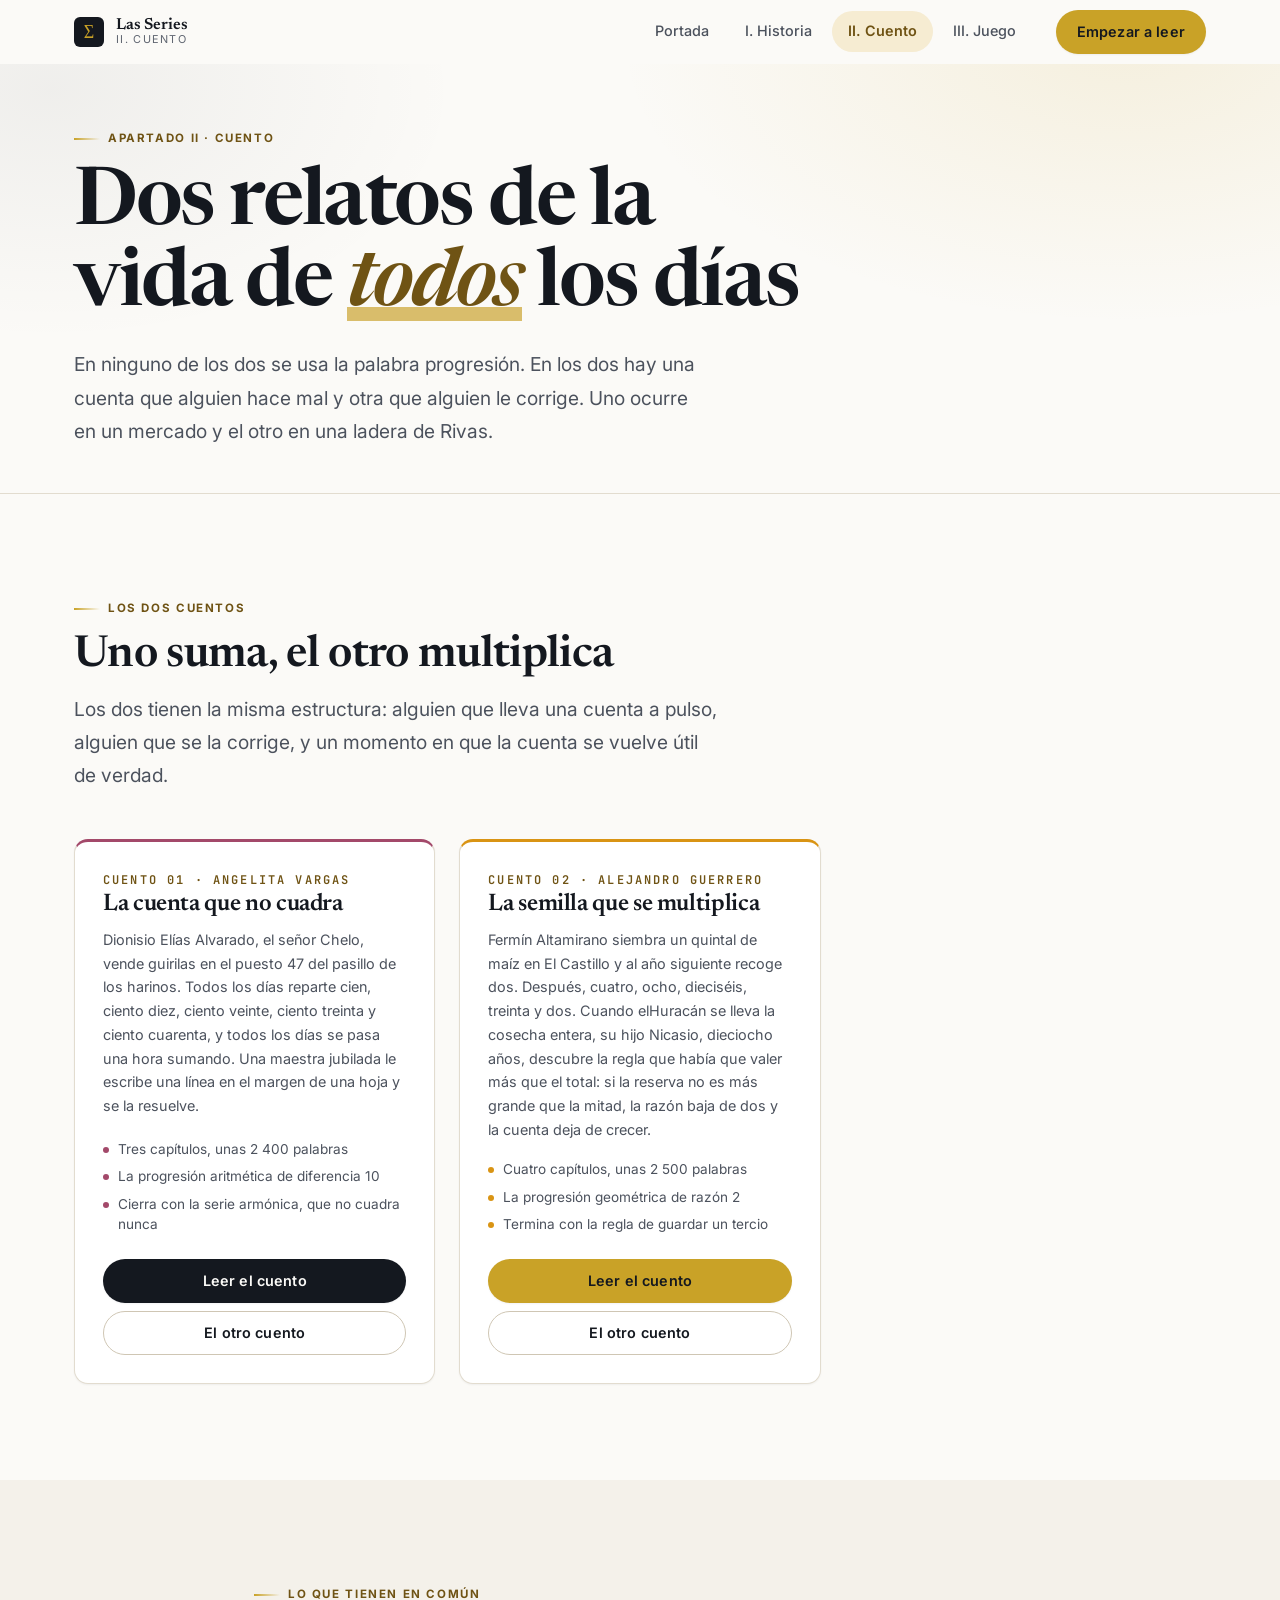
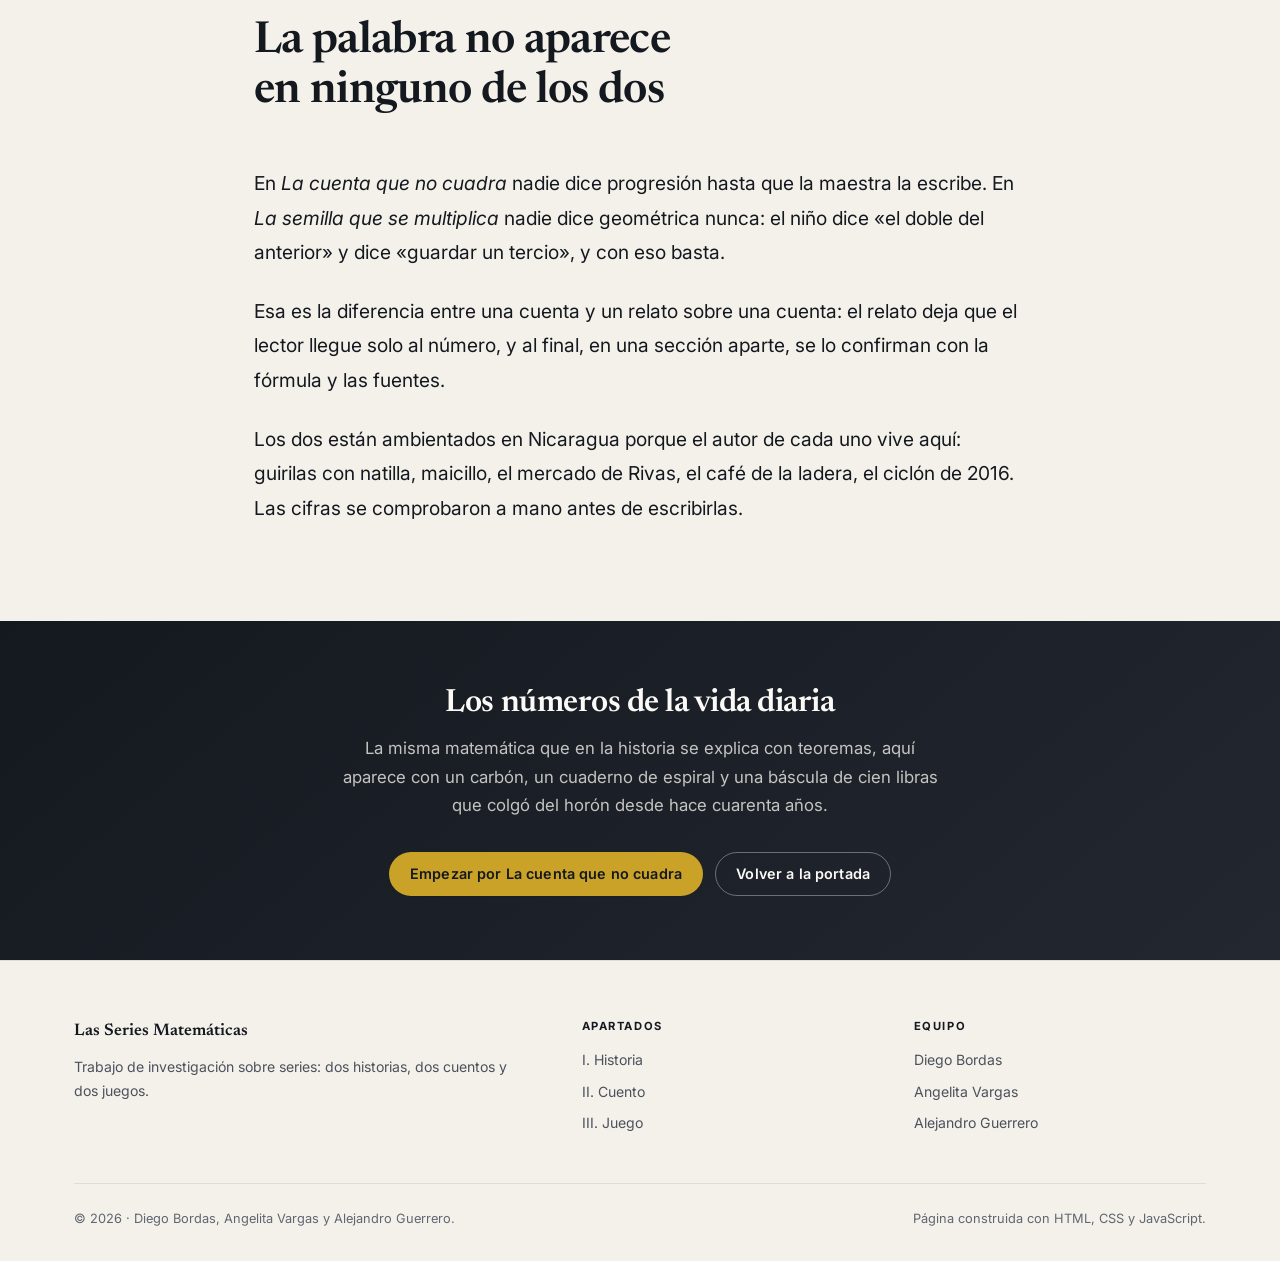
<file: cuento.html>
<!DOCTYPE html>
<html lang="es">
<head>
<meta charset="UTF-8">
<meta name="viewport" content="width=device-width, initial-scale=1">
<title>II. Cuento &mdash; Las Series Matem&aacute;ticas</title>
<meta name="description" content="Dos cuentos sobre series: uno de aritm&eacute;tica en un mercado de Nicaragua y otro de geom&eacute;trica en el campo, con la semilla que se multiplica.">
<meta name="theme-color" content="#14181f">
<link rel="preconnect" href="https://fonts.googleapis.com">
<link rel="preconnect" href="https://fonts.gstatic.com" crossorigin>
<!-- Las fuentes de Google no bloquean el dibujado: el navegador pinta la
     pagina con las del sistema y las cambia cuando llegan. Antes esta
     peticion estaba en el camino critico de las once paginas. -->
<link rel="preload" as="style" href="https://fonts.googleapis.com/css2?family=Inter:wght@400;500;600;700;800&family=Newsreader:ital,wght@0,400;0,600;1,600&family=JetBrains+Mono:wght@400;500;600&display=swap">
<link rel="stylesheet" href="https://fonts.googleapis.com/css2?family=Inter:wght@400;500;600;700;800&family=Newsreader:ital,wght@0,400;0,600;1,600&family=JetBrains+Mono:wght@400;500;600&display=swap" media="print" onload="this.media='all'">
    <noscript>
      <!-- Sin JavaScript el truco de abajo no funciona: la hoja queda en
           media="print" y las fuentes nunca se aplican. Esta linea es la
           que las carga de verdad para quien las apagó. -->
      <link rel="stylesheet" href="https://fonts.googleapis.com/css2?family=Inter:wght@400;500;600;700;800&family=Newsreader:ital,wght@0,400;0,600;1,600&family=JetBrains+Mono:wght@400;500;600&display=swap">
    </noscript>
<link rel="stylesheet" href="assets/css/base.css?v=20261021">
<link rel="stylesheet" href="assets/css/portada.css?v=20261021">
<link rel="icon" href="data:image/svg+xml,<svg xmlns='http://www.w3.org/2000/svg' viewBox='0 0 100 100'><rect width='100' height='100' rx='22' fill='%2314181f'/><text x='50' y='72' font-size='62' font-family='Georgia,serif' fill='%23c9a227' text-anchor='middle'>%CE%A3</text></svg>">
</head>

<body class="tema-portada">
<a class="skip-link" href="#contenido">Saltar al contenido principal</a>

<header class="nav" id="nav">
  <div class="caja nav__inside">
    <a class="marca" href="index.html" title="Ir a la portada">
      <svg class="marca__logo" viewBox="0 0 40 40" aria-hidden="true">
        <rect width="40" height="40" rx="8" fill="#14181f"/>
        <text x="20" y="28.5" font-size="24" font-family="Georgia, serif" fill="#c9a227" text-anchor="middle">&#931;</text>
      </svg>
      <span class="marca__texto">
        <span class="marca__titulo">Las Series</span>
        <span class="marca__sub">II. Cuento</span>
      </span>
    </a>

    <button class="nav__interruptor" id="navInterruptor" aria-expanded="false"
            aria-controls="navMenu" aria-label="Abrir el men&uacute;">
      <span></span><span></span><span></span>
    </button>

    <div class="nav__menu" id="navMenu">
      <ul class="nav__enlaces">
        <li><a href="index.html">Portada</a></li>
        <li><a href="historia.html">I. Historia</a></li>
        <li><a href="cuento.html" aria-current="page">II. Cuento</a></li>
        <li><a href="juego.html">III. Juego</a></li>
      </ul>
      <div class="nav__cta">
        <a class="boton boton--acento" href="cuento-angelita.html">Empezar a leer</a>
      </div>
    </div>
  </div>
</header>

<main id="contenido">

  <section class="cabecera reticula" style="padding-block:3.5rem 2.75rem">
    <div class="caja">
      <span class="eyebrow">Apartado II &middot; Cuento</span>
      <h1 class="cabecera__titulo" style="font-size:clamp(2.2rem,4vw+1rem,3.4rem);margin-top:1rem">
        Dos relatos de la vida de <em>todos</em> los d&iacute;as
      </h1>
      <p class="cabecera__bajada">
        En ninguno de los dos se usa la palabra progresi&oacute;n. En los dos hay una
            cuenta que alguien hace mal y otra que alguien le corrige. Uno ocurre en un
        mercado y el otro en una ladera de Rivas.
      </p>
    </div>
  </section>

  <section class="seccion" aria-labelledby="los-dos">
    <div class="caja">
      <div class="seccion-cab aparece">
        <span class="eyebrow">Los dos cuentos</span>
        <h2 id="los-dos">Uno suma, el otro multiplica</h2>
        <p>
          Los dos tienen la misma estructura: alguien que lleva una cuenta a pulso,
          alguien que se la corrige, y un momento en que la cuenta se vuelve &uacute;til
          de verdad.
        </p>
      </div>

      <div class="apartados">

        <article class="apartado aparece" style="border-top:3px solid #a3496a">
          <span class="apartado__num">CUENTO 01 &middot; ANGELITA VARGAS</span>
          <h3 class="apartado__titulo">La cuenta que no cuadra</h3>
          <p class="apartado__texto">
            Dionisio El&iacute;as Alvarado, el se&ntilde;or Chelo, vende guirilas en el
            puesto 47 del pasillo de los harinos. Todos los d&iacute;as reparte cien,
            ciento diez, ciento veinte, ciento treinta y ciento cuarenta, y todos los
            d&iacute;as se pasa una hora sumando. Una maestra jubilada le escribe una
            l&iacute;nea en el margen de una hoja y se la resuelve.
          </p>
          <ul class="integrante__lista" style="--persona:#a3496a;margin-top:1.1rem">
            <li>Tres cap&iacute;tulos, unas 2 400 palabras</li>
            <li>La progresi&oacute;n aritm&eacute;tica de diferencia 10</li>
            <li>Cierra con la serie arm&oacute;nica, que no cuadra nunca</li>
          </ul>
          <div class="apartado__botones" style="margin-top:1.5rem">
            <a class="boton boton--solido" href="cuento-angelita.html">Leer el cuento</a>
            <a class="boton boton--contorno" href="cuento-alejandro.html">El otro cuento</a>
          </div>
        </article>

        <article class="apartado aparece" style="border-top:3px solid #d99414">
          <span class="apartado__num">CUENTO 02 &middot; ALEJANDRO GUERRERO</span>
          <h3 class="apartado__titulo">La semilla que se multiplica</h3>
          <p class="apartado__texto">
            Ferm&iacute;n Altamirano siembra un quintal de ma&iacute;z en El Castillo y
            al a&ntilde;o siguiente recoge dos. Despu&eacute;s, cuatro, ocho, dieciséis,
            treinta y dos. Cuando elHurac&aacute;n se lleva la cosecha entera, su hijo
            Nicasio, dieciocho a&ntilde;os, descubre la regla que hab&iacute;a que
           valer m&aacute;s que el total: si la reserva no es m&aacute;s grande
           que la mitad, la raz&oacute;n baja de dos y la cuenta deja de crecer.
          </p>
          <ul class="integrante__lista" style="--persona:#d99414;margin-top:1.1rem">
            <li>Cuatro cap&iacute;tulos, unas 2 500 palabras</li>
            <li>La progresi&oacute;n geom&eacute;trica de raz&oacute;n 2</li>
            <li>Termina con la regla de guardar un tercio</li>
          </ul>
          <div class="apartado__botones" style="margin-top:1.5rem">
            <a class="boton boton--acento" href="cuento-alejandro.html">Leer el cuento</a>
            <a class="boton boton--contorno" href="cuento-angelita.html">El otro cuento</a>
          </div>
        </article>

      </div>
    </div>
  </section>

  <section class="seccion seccion--alt" aria-labelledby="regla">
    <div class="caja caja--angosta">
      <div class="seccion-cab aparece">
        <span class="eyebrow">Lo que tienen en com&uacute;n</span>
        <h2 id="regla">La palabra no aparece en ninguno de los dos</h2>
      </div>
      <div class="prose aparece">
        <p>
          En <em>La cuenta que no cuadra</em> nadie dice progresi&oacute;n hasta que la
          maestra la escribe. En <em>La semilla que se multiplica</em> nadie dice
          geom&eacute;trica nunca: el ni&ntilde;o dice &laquo;el doble del
          anterior&raquo; y dice &laquo;guardar un tercio&raquo;, y con eso basta.
        </p>
        <p>
          Esa es la diferencia entre una cuenta y un relato sobre una cuenta: el
          relato deja que el lector llegue solo al n&uacute;mero, y al final, en una
          secci&oacute;n aparte, se lo confirman con la f&oacute;rmula y las fuentes.
        </p>
        <p>
          Los dos est&aacute;n ambientados en Nicaragua porque el autor de cada uno
          vive aqu&iacute;: guirilas con natilla, maicillo, el mercado de Rivas, el
          caf&eacute; de la ladera, el cicl&oacute;n de 2016. Las cifras se comprobaron
          a mano antes de escribirlas.
        </p>
      </div>
    </div>
  </section>

  <section class="cierre">
    <div class="caja">
      <h2 class="cierre__titulo">Los n&uacute;meros de la vida diaria</h2>
      <p class="cierre__texto">
        La misma matem&aacute;tica que en la historia se explica con teoremas, aqu&iacute;
        aparece con un carb&oacute;n, un cuaderno de espiral y una b&aacute;scula de cien
        libras que colg&oacute; del hor&oacute;n desde hace cuarenta a&ntilde;os.
      </p>
      <div class="cierre__acciones">
        <a class="boton boton--solido" href="cuento-angelita.html">Empezar por La cuenta que no cuadra</a>
        <a class="boton boton--contorno" href="index.html">Volver a la portada</a>
      </div>
    </div>
  </section>

</main>

<footer class="pie">
  <div class="caja">
    <div class="footer__grid">
      <div>
        <p class="pie__titulo">Las Series Matem&aacute;ticas</p>
        <p>Trabajo de investigación sobre series: dos historias, dos cuentos y dos juegos.</p>
      </div>
      <div>
        <p class="pie__rotulo">Apartados</p>
        <ul>
          <li><a href="historia.html">I. Historia</a></li>
          <li><a href="cuento.html">II. Cuento</a></li>
          <li><a href="juego.html">III. Juego</a></li>
        </ul>
      </div>
      <div>
        <p class="pie__rotulo">Equipo</p>
        <ul>
          <li>Diego Bordas</li>
          <li>Angelita Vargas</li>
          <li>Alejandro Guerrero</li>
        </ul>
      </div>
    </div>    <div class="pie__abajo">
      <span>&copy; 2026 &middot; Diego Bordas, Angelita Vargas y Alejandro Guerrero.</span>
      <span>P&aacute;gina construida con HTML, CSS y JavaScript.</span>
    </div>
  </div>
</footer>

<script src="assets/js/app.js?v=20261023" defer></script>
</body>
</html>
</file>
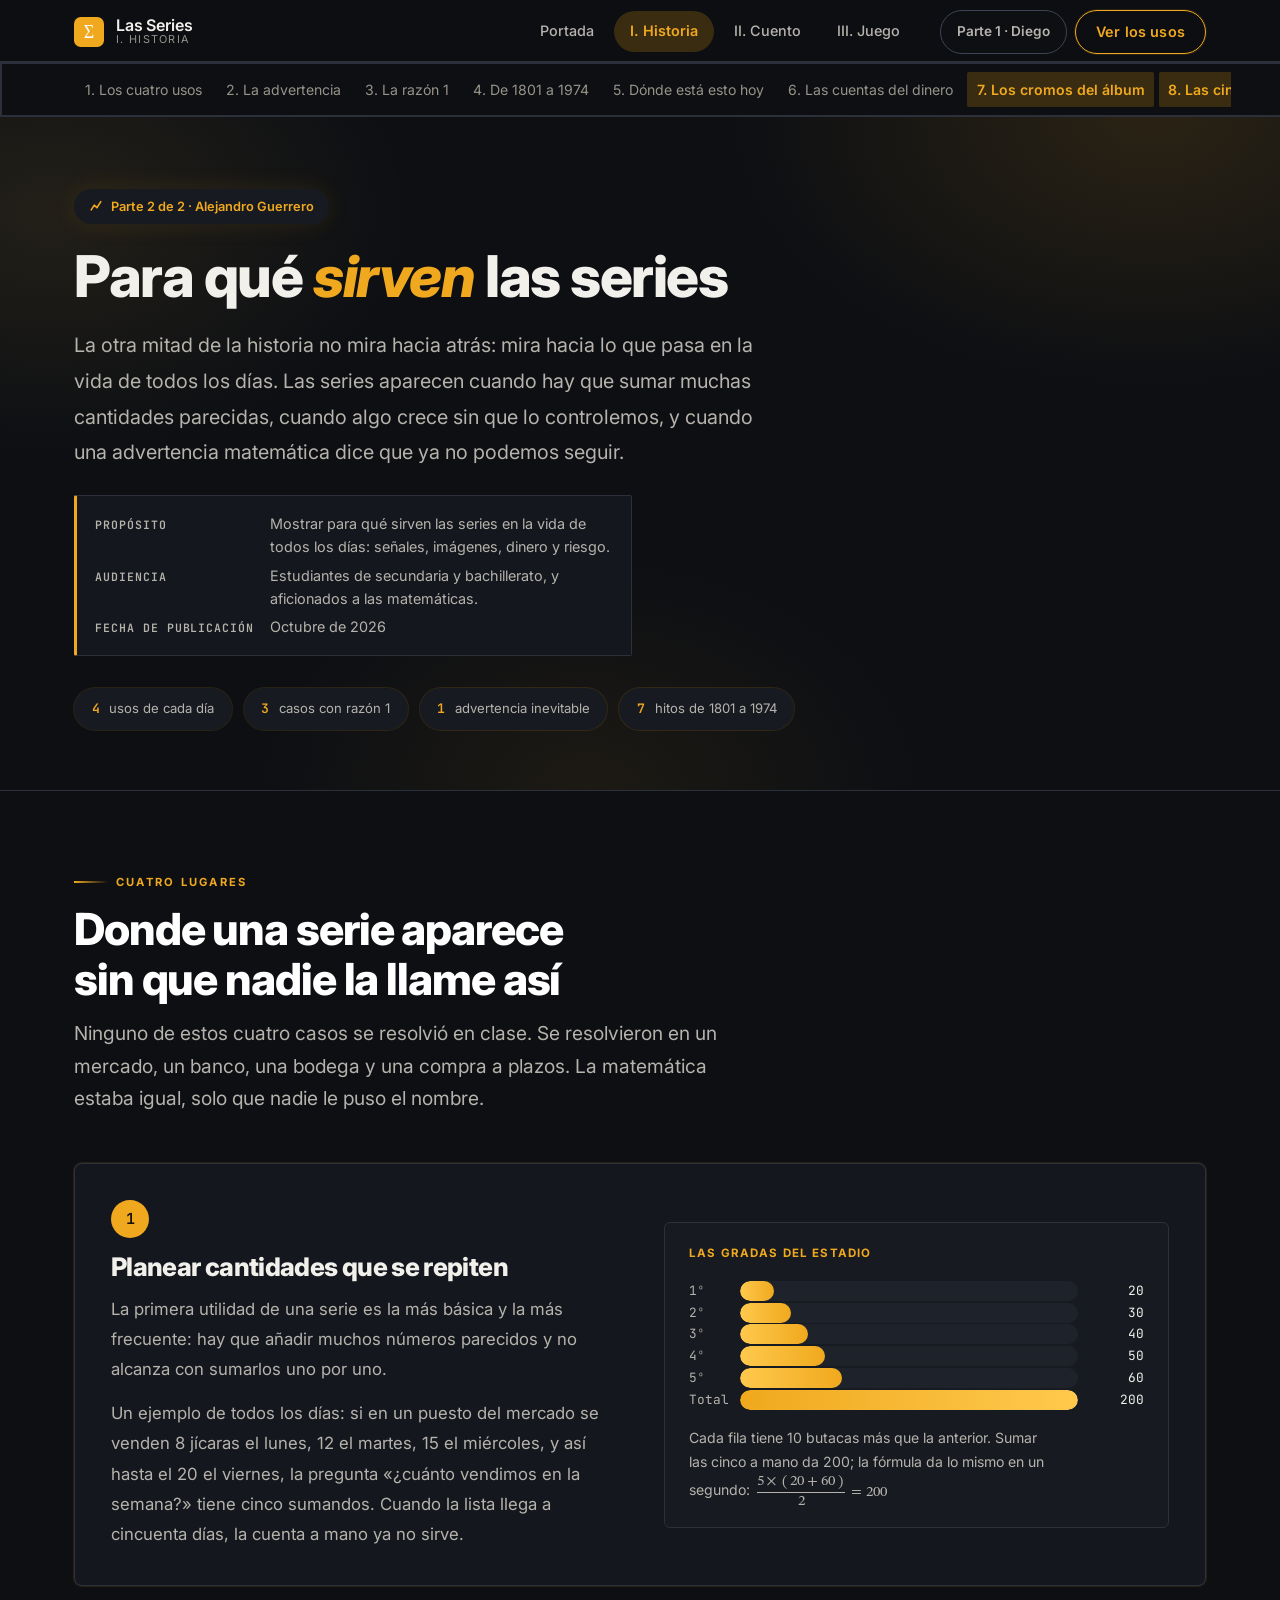
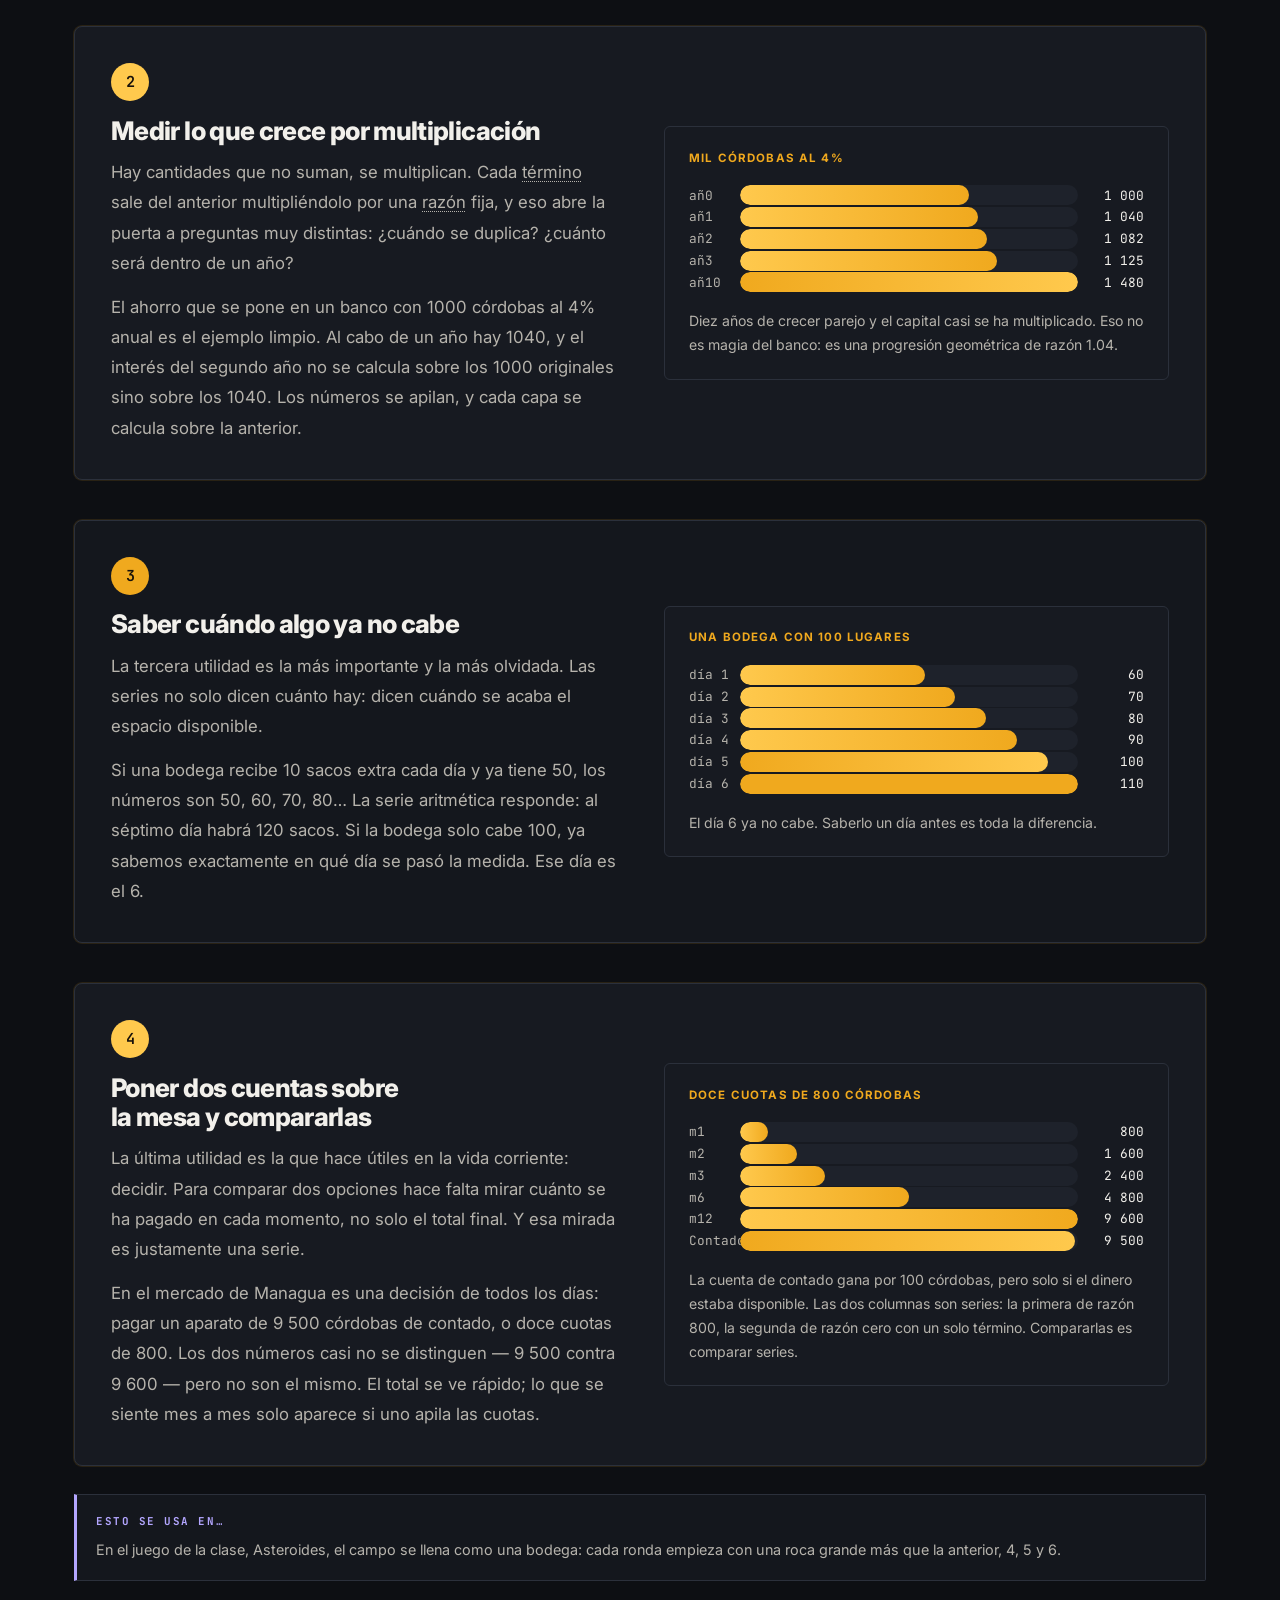
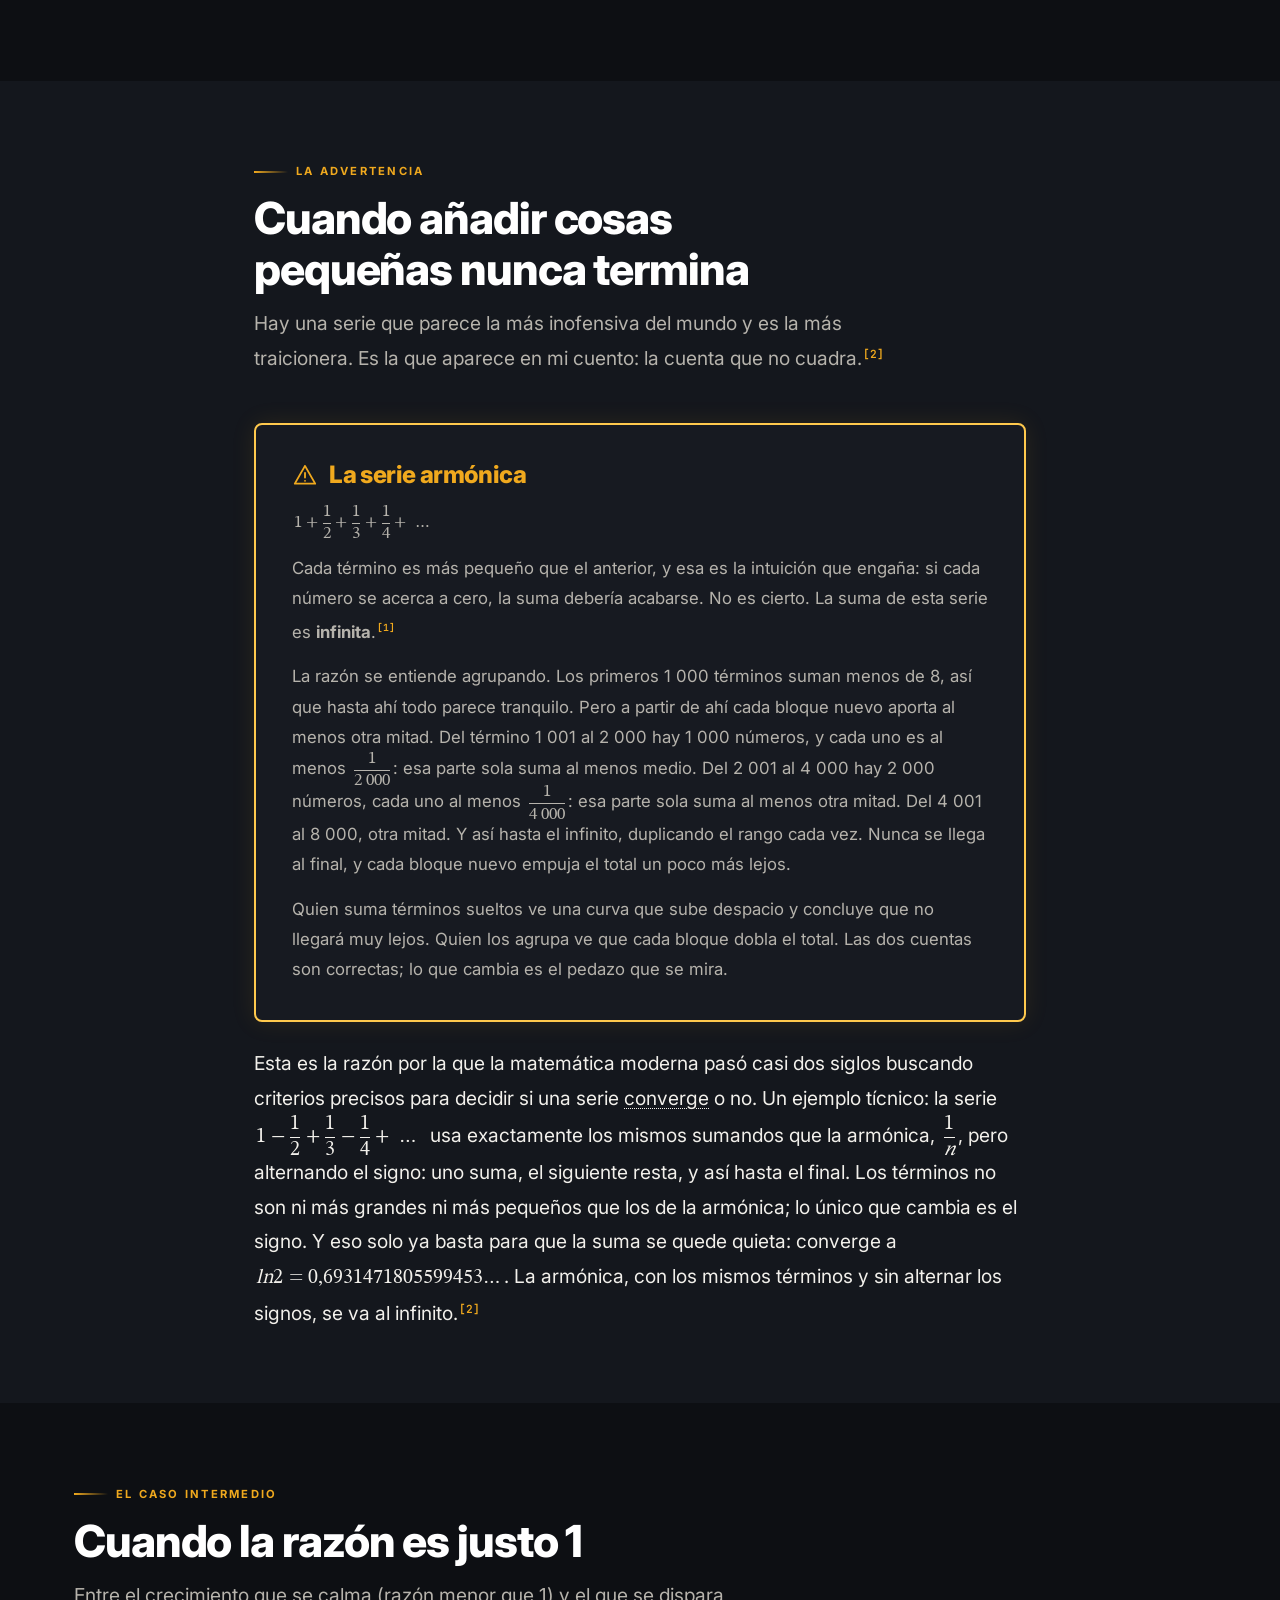
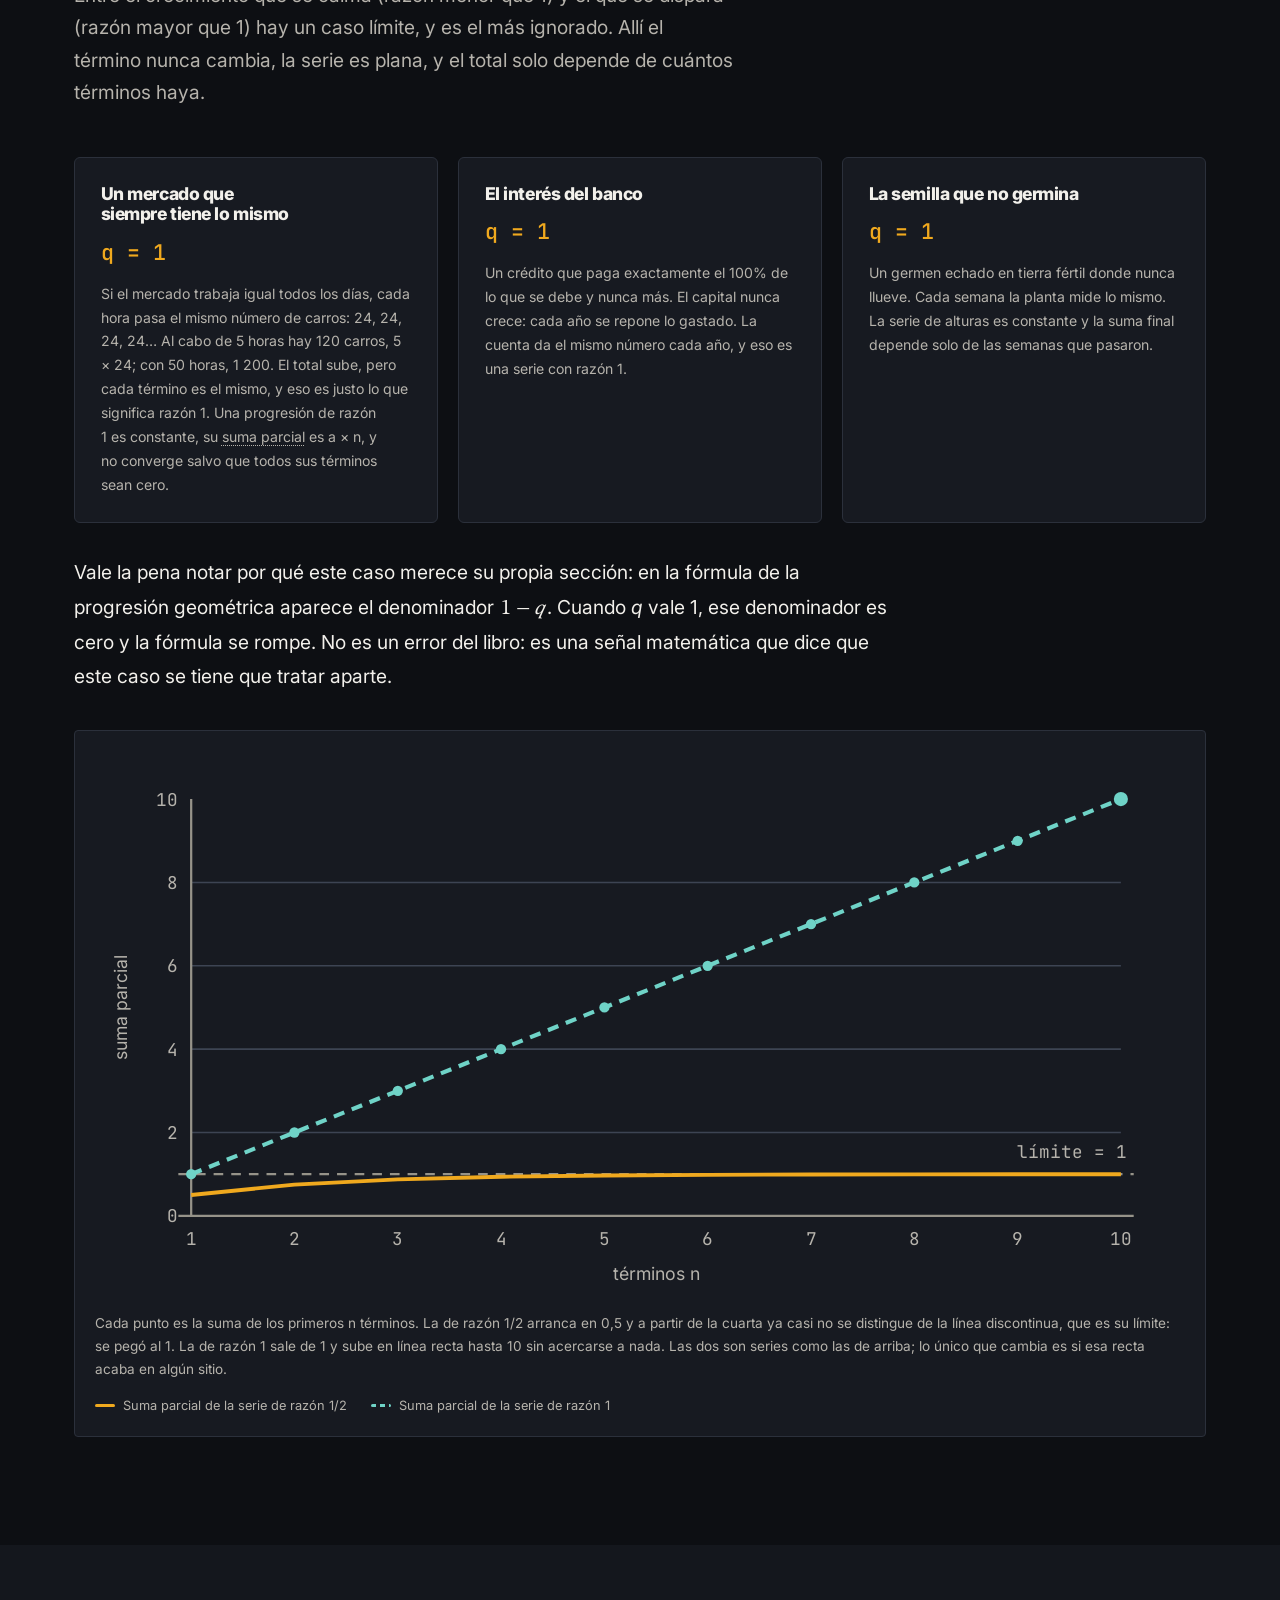
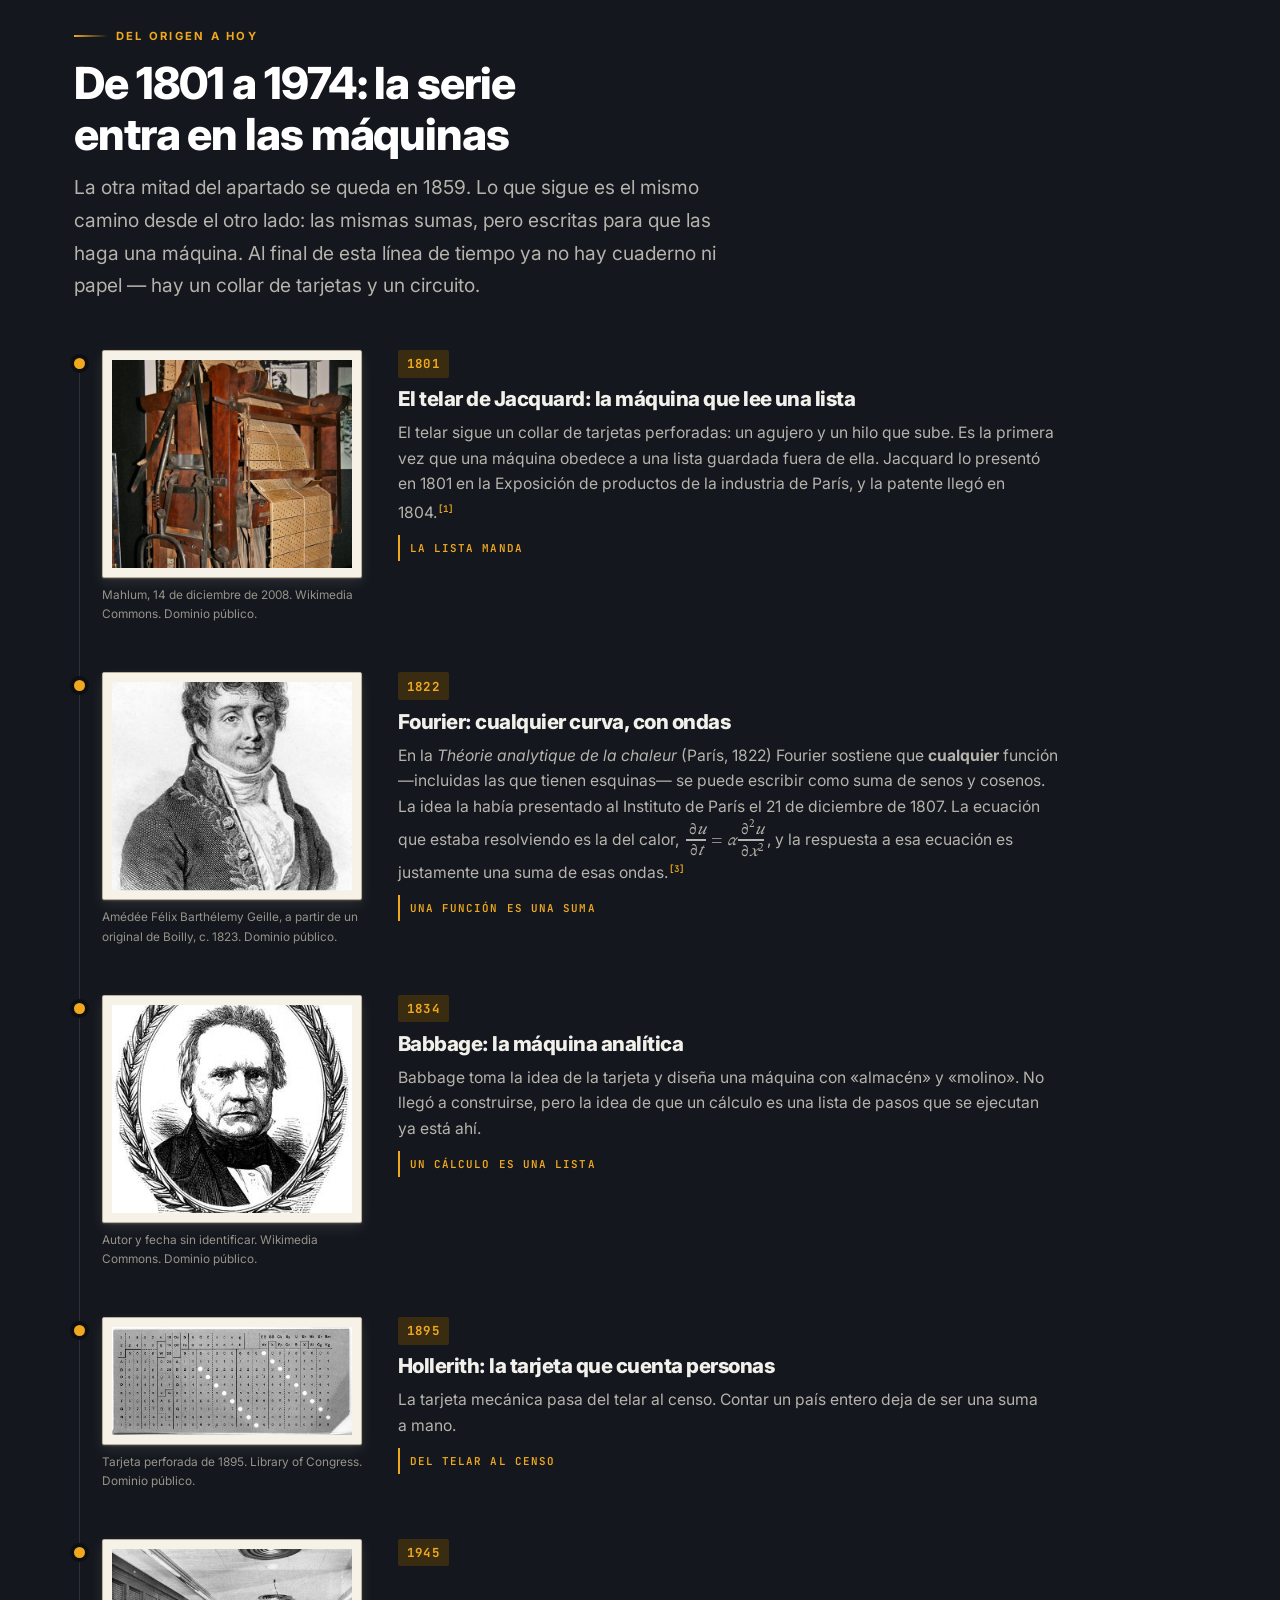
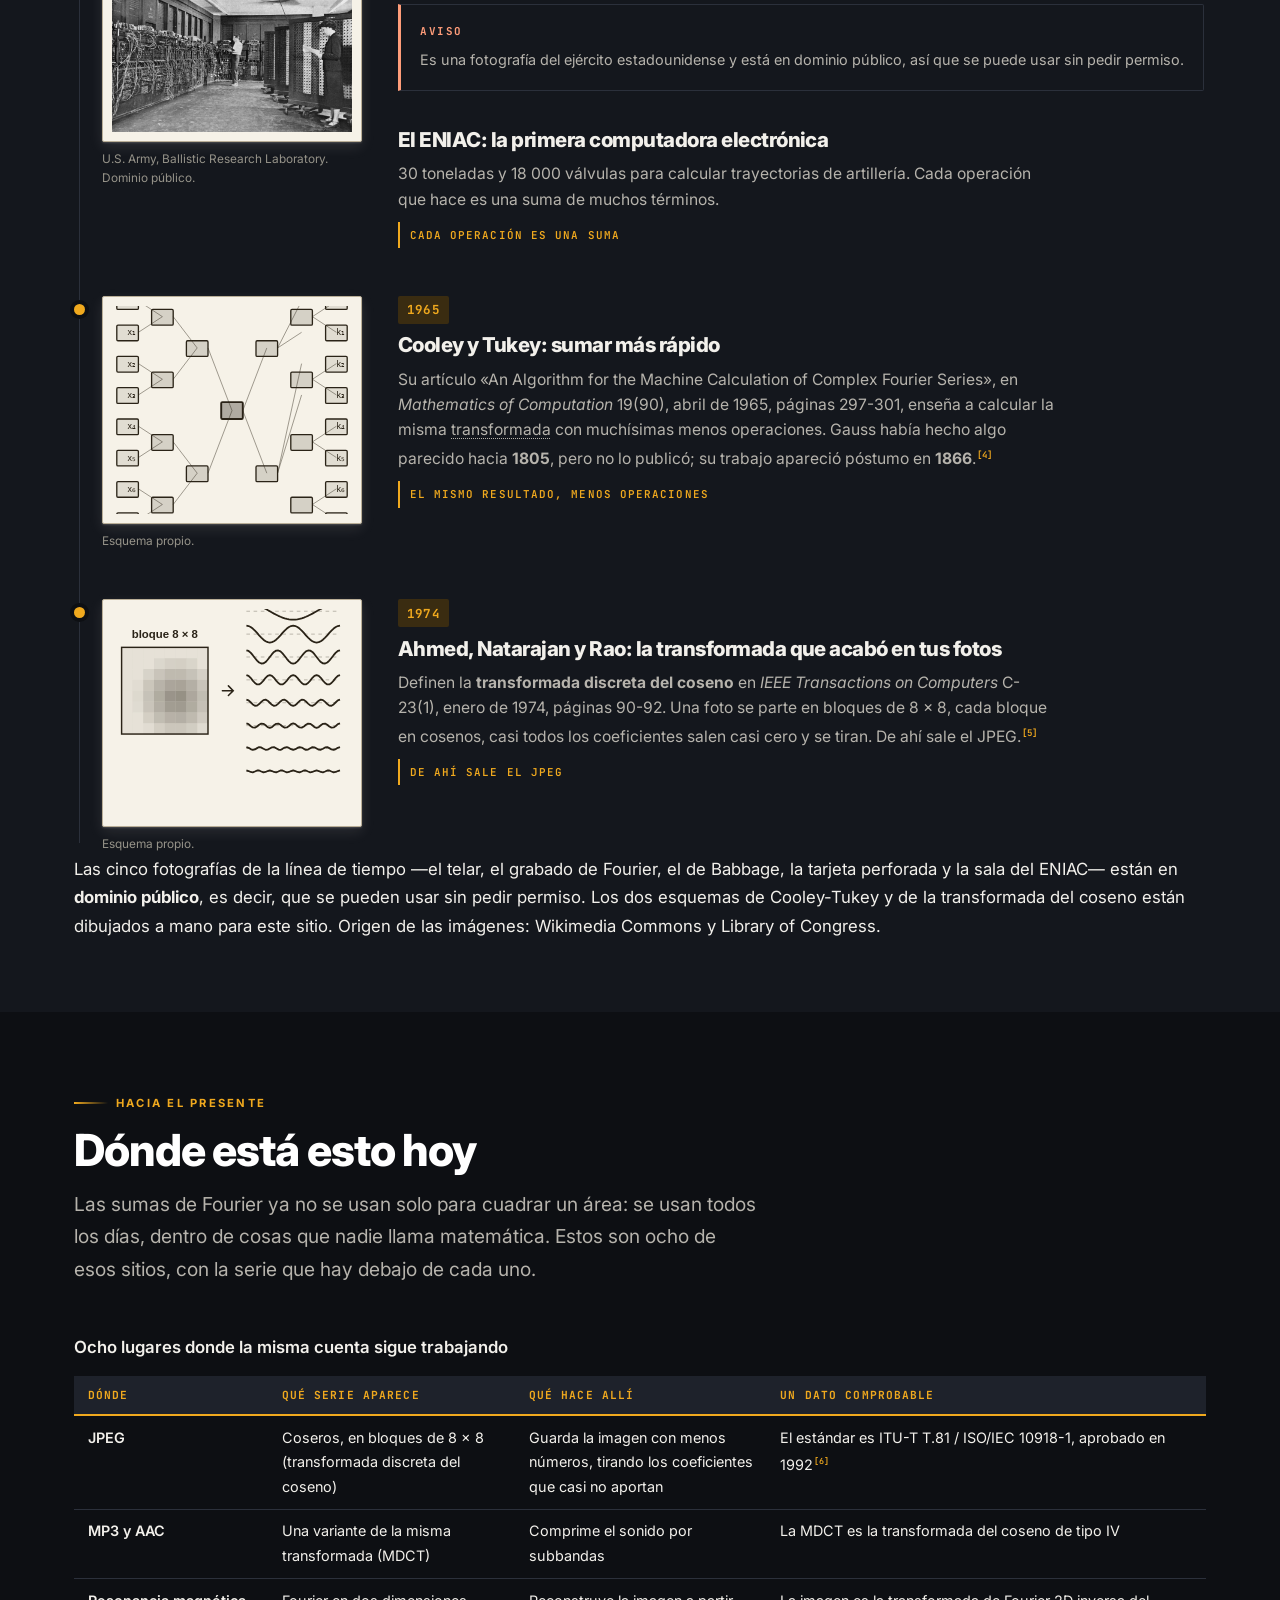
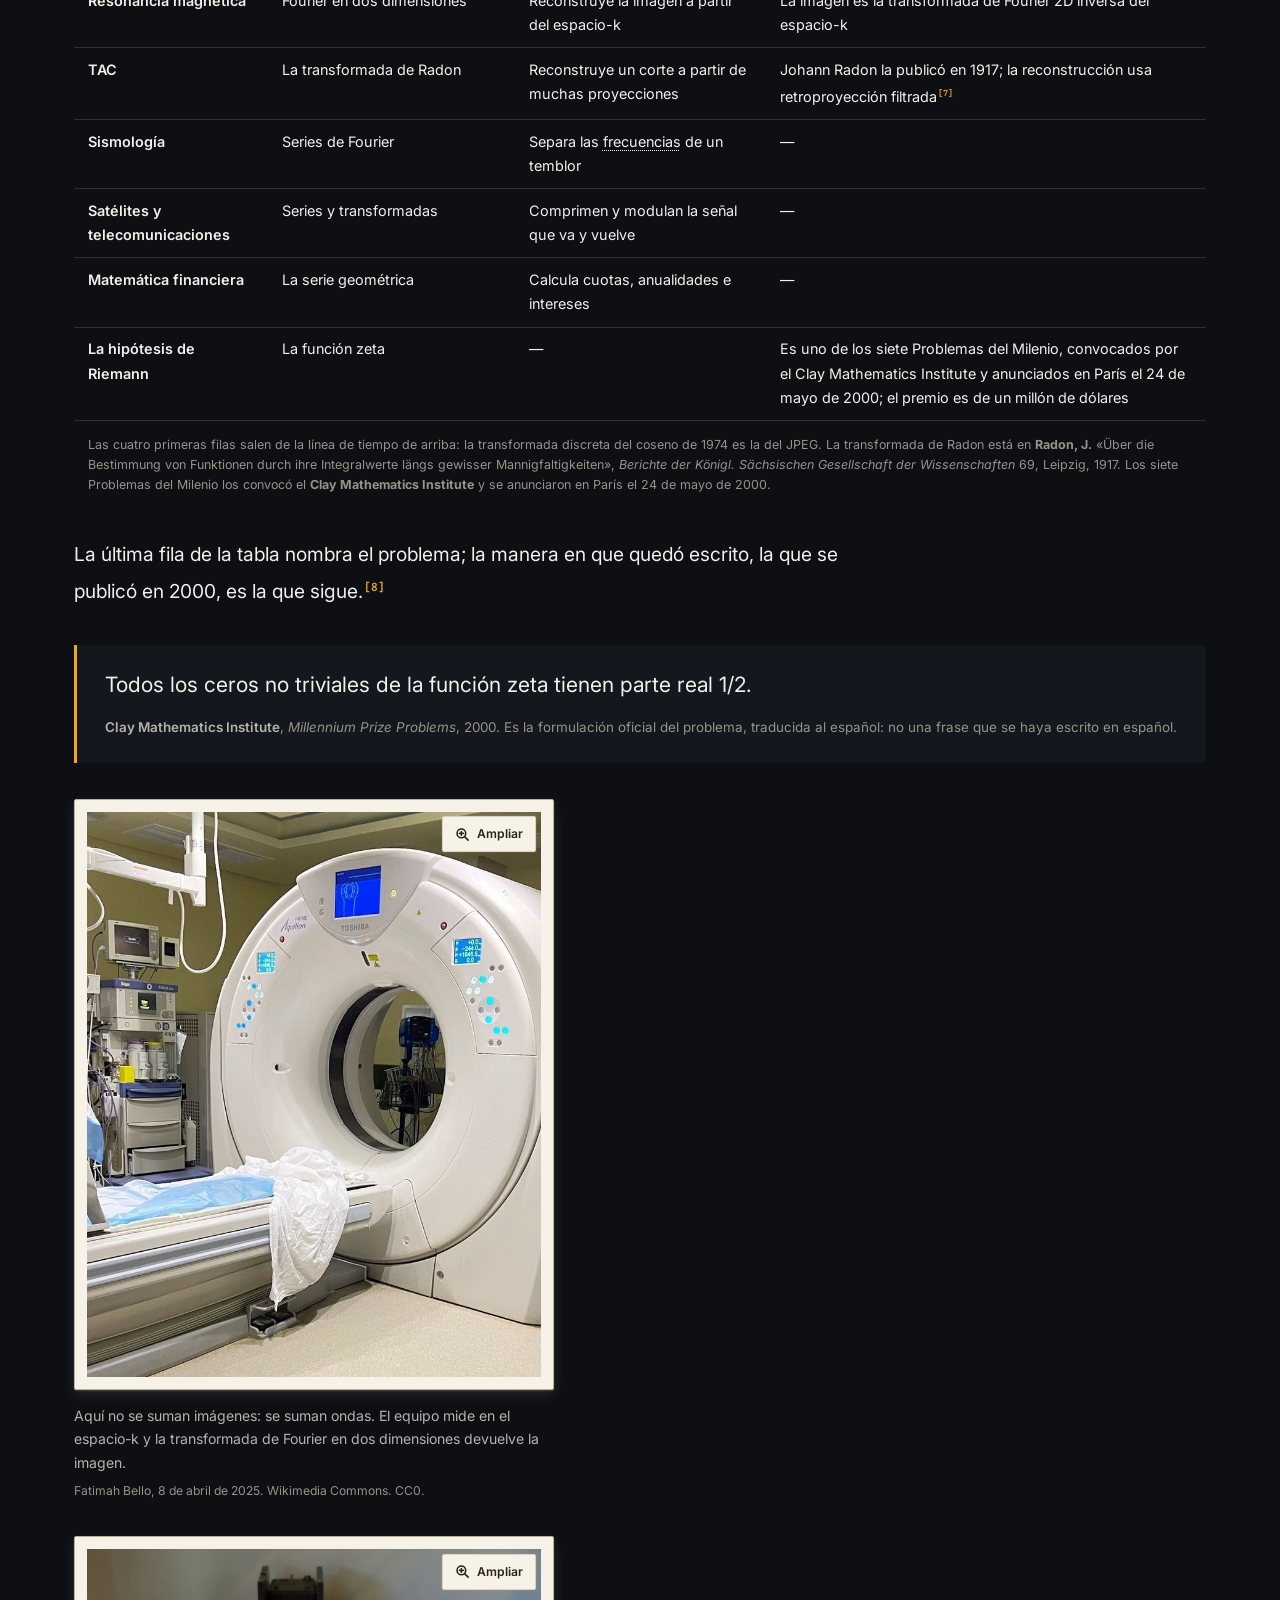
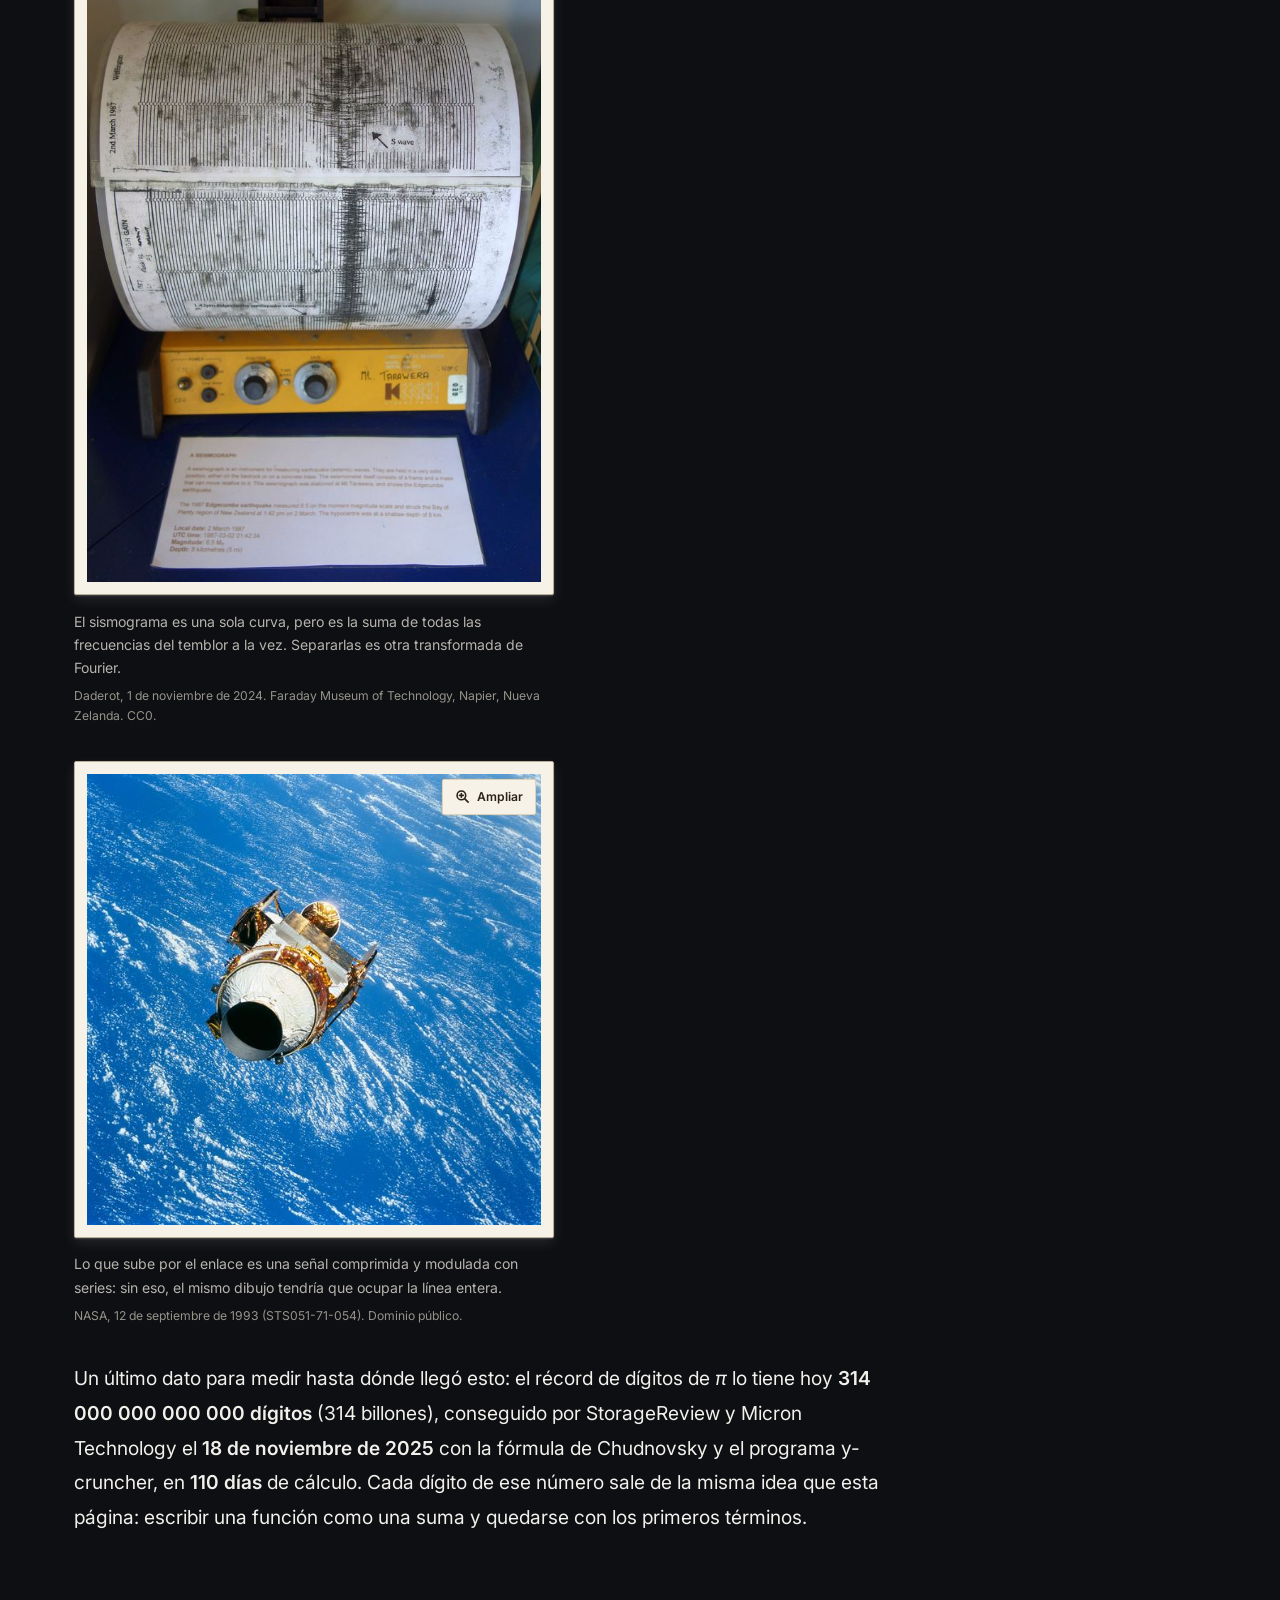
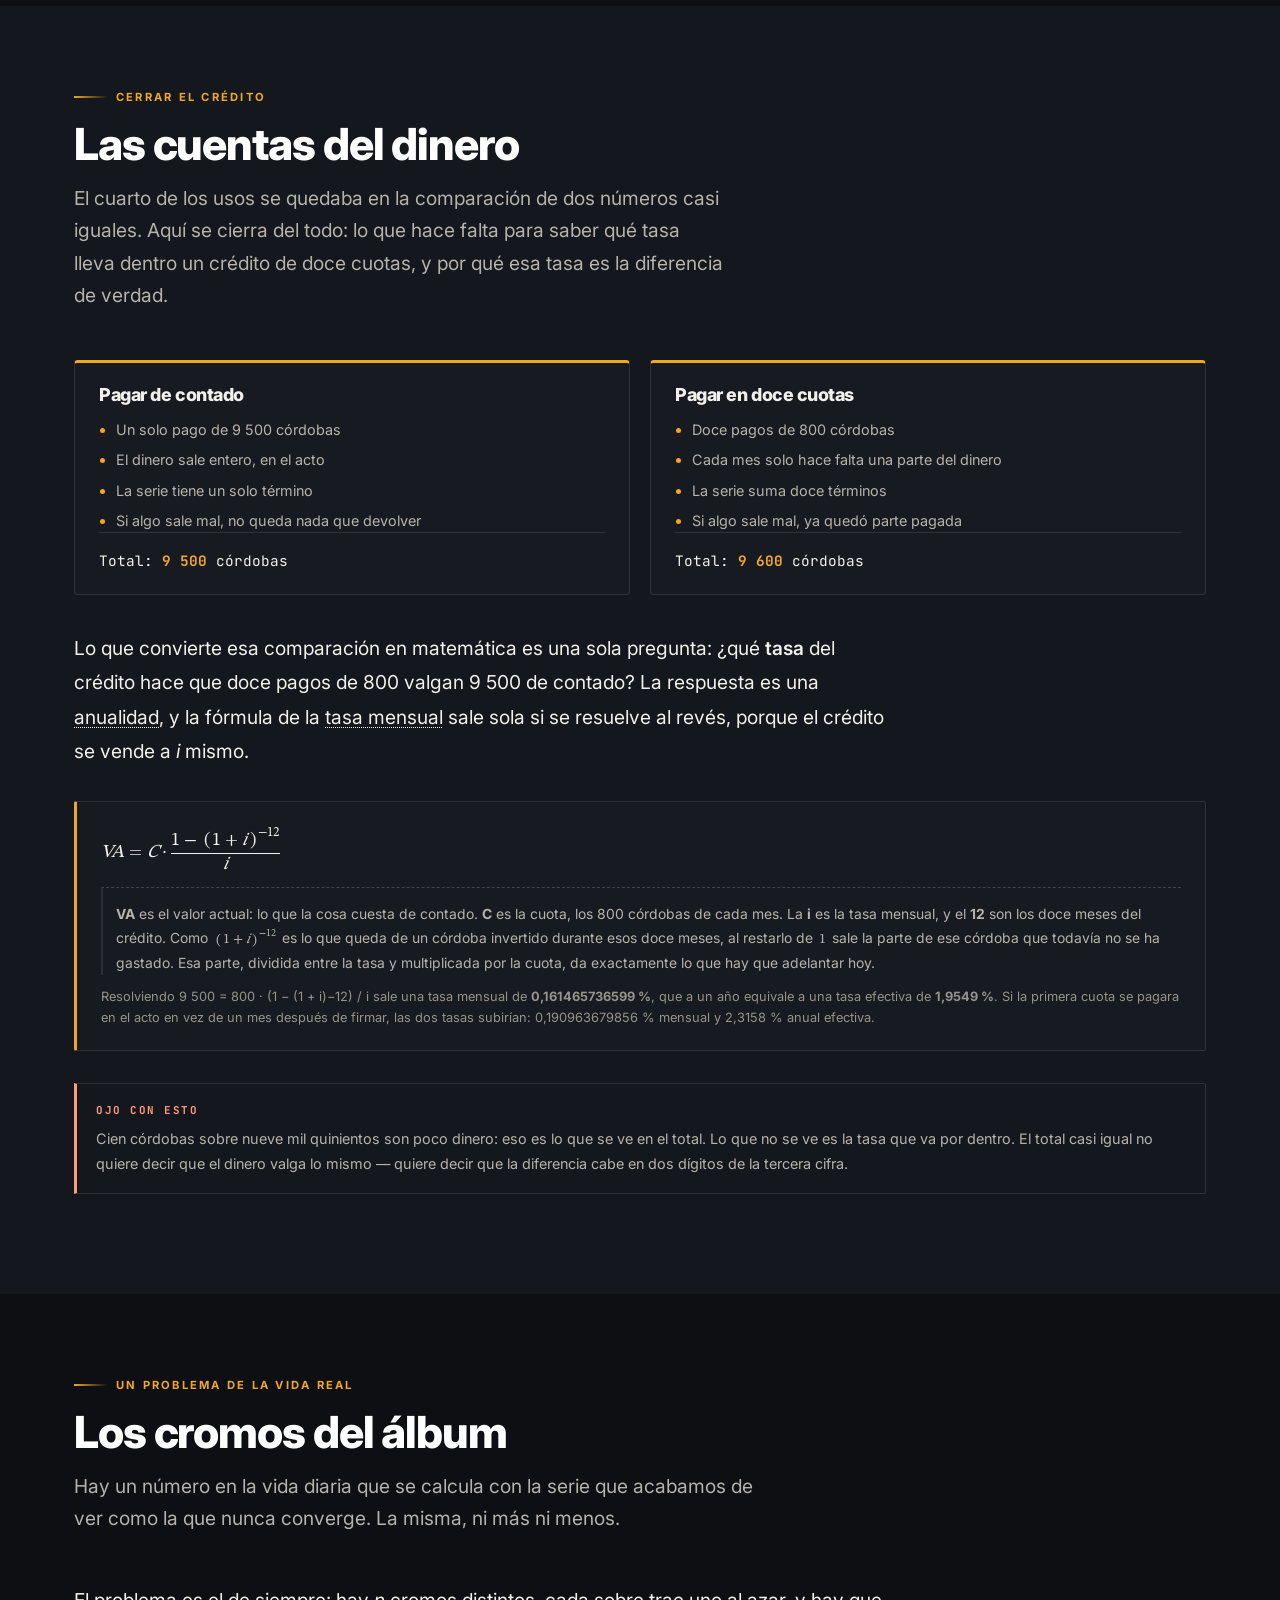
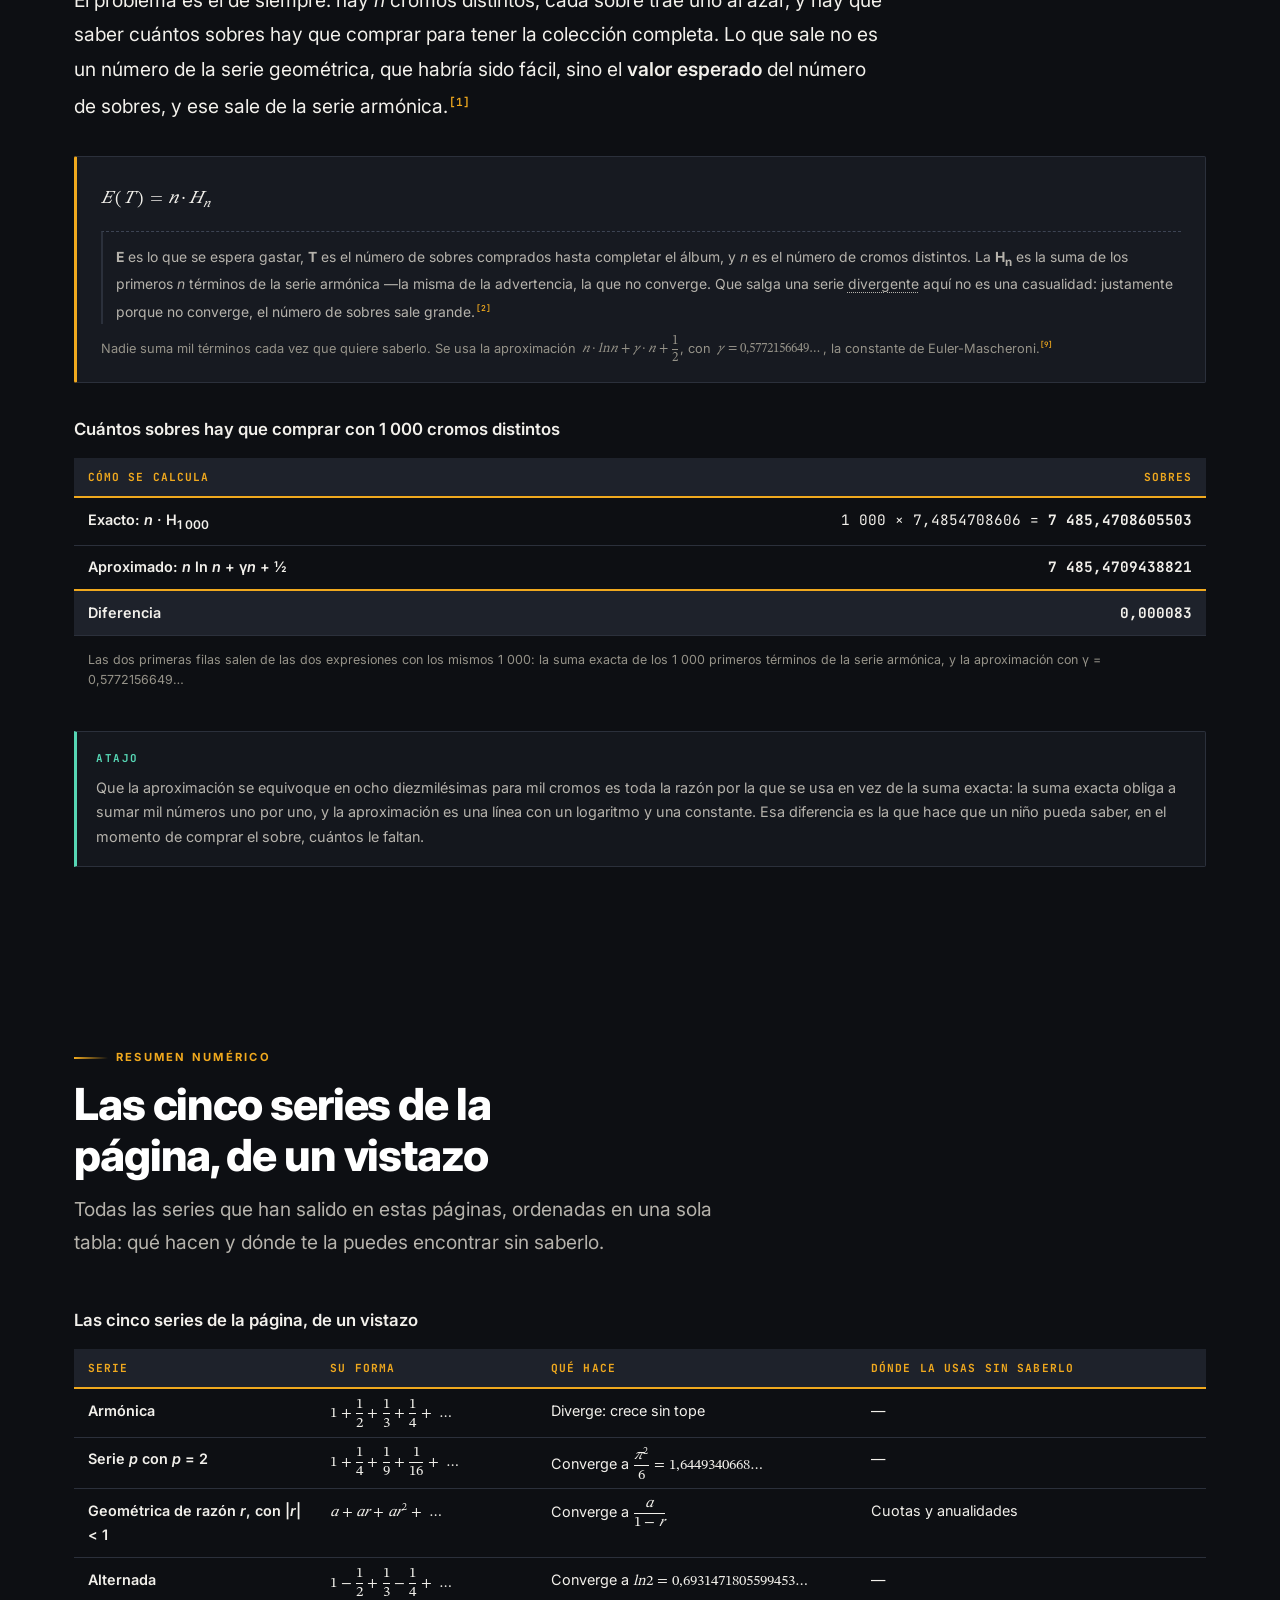
<file: historia-alejandro.html>
<!DOCTYPE html>
<html lang="es">
<head>
<meta charset="UTF-8">
<meta name="viewport" content="width=device-width, initial-scale=1">
<title>Para qu&eacute; sirven las series &mdash; Alejandro Guerrero</title>
<meta name="description" content="Las series en la vida diaria: planear cantidades, medir lo que crece, la advertencia de la serie arm&oacute;nica y lo que pasa si la raz&oacute;n supera al uno.">
<meta name="theme-color" content="#0d0f13">
<link rel="preconnect" href="https://fonts.googleapis.com">
<link rel="preconnect" href="https://fonts.gstatic.com" crossorigin>
<!-- Las fuentes de Google no bloquean el dibujado: el navegador pinta la
     pagina con las del sistema y las cambia cuando llegan. Antes esta
     peticion estaba en el camino critico de las once paginas. -->
<link rel="preload" as="style" href="https://fonts.googleapis.com/css2?family=Inter:wght@400;500;600;700&family=Newsreader:ital,wght@0,400;0,600;1,600&family=JetBrains+Mono:wght@400;500;600&family=STIX+Two+Math&display=swap">
<link rel="stylesheet" href="https://fonts.googleapis.com/css2?family=Inter:wght@400;500;600;700&family=Newsreader:ital,wght@0,400;0,600;1,600&family=JetBrains+Mono:wght@400;500;600&family=STIX+Two+Math&display=swap" media="print" onload="this.media='all'">
<noscript><link rel="stylesheet" href="https://fonts.googleapis.com/css2?family=Inter:wght@400;500;600;700&family=Newsreader:ital,wght@0,400;0,600;1,600&family=JetBrains+Mono:wght@400;500;600&family=STIX+Two+Math&display=swap"></noscript>
<link rel="stylesheet" href="assets/css/base.css?v=20261021">
<link rel="stylesheet" href="assets/css/alejandro.css?v=20261021">
<link rel="stylesheet" href="assets/css/historia-alejandro.css?v=20261021">
<link rel="stylesheet" href="assets/css/historia.css?v=20261023b">
  <link rel="stylesheet" href="assets/css/ecuaciones.css?v=20261021">
<!-- El indice va justo debajo de la cabecera y antes del <main>, que es donde
     lo pone el encargo. historia.css lo dibuja como columna lateral a partir de
     1200px, y una columna lateral no cabe ahi sin apartar las secciones, que
     son de fondo completo y no se pueden recortar. Este bloque es el unico
     andamiaje que anade la pagina: pone el indice en fila, pegado bajo la barra
     de navegacion, y le devuelve el alto a su contenido. No toca ningun color
     ni ninguna medida del componente, y se puede borrar entero. -->
<style>
  /* TAREA T05: el indice compacto (.nav-compacta) lo dibuja ya historia.css:
     una fila con scroll horizontal bajo la cabecera de 64px y un dropdown en
     celular. El antiguo andamiaje de 1200px se retira; solo quedan aqui las
     reglas propias de esta pagina. */
  /* La lista de referencias. La clase .refs vive en piezas-diego.css, que esta
     pagina no carga: sin estas dos reglas las fuentes saldrian con el numero
     del navegador, sin el aire del resto de la pagina y con la tinta del tema
     equivocado. Van aqui por el mismo motivo que el bloque de arriba. */
  .refs {
    padding-left: 1.5em;
    display: grid;
    gap: .8rem;
    font-size: .9rem;
    line-height: 1.7;
    color: var(--fg-soft);
  }
  .refs li::marker { font-family: var(--f-mono); font-size: .85rem; color: var(--accent); font-weight: 600; }
</style>
<link rel="icon" href="data:image/svg+xml,<svg xmlns='http://www.w3.org/2000/svg' viewBox='0 0 100 100'><rect width='100' height='100' rx='22' fill='%230d0f13'/><text x='50' y='72' font-size='62' font-family='Georgia,serif' fill='%23f0a91e' text-anchor='middle'>%CE%A3</text></svg>">
</head>

<body class="tema-alejandro">
<a class="skip-link" href="#contenido">Saltar al contenido principal</a>

<header class="nav nav--historia" id="nav">
  <div class="caja nav__inside">
    <a class="marca" href="index.html" title="Ir a la portada">
      <svg class="marca__logo" viewBox="0 0 40 40" aria-hidden="true">
        <rect width="40" height="40" rx="9" fill="#f0a91e"/>
        <text x="20" y="28.5" font-size="24" font-family="Georgia, serif" fill="#fffdfb" text-anchor="middle">&#931;</text>
      </svg>
      <span class="marca__texto">
        <span class="marca__titulo">Las Series</span>
        <span class="marca__sub">I. Historia</span>
      </span>
    </a>

    <button class="nav__interruptor" id="navInterruptor" aria-expanded="false"
            aria-controls="navMenu" aria-label="Abrir el men&uacute;">
      <span></span><span></span><span></span>
    </button>

    <div class="nav__menu" id="navMenu">
      <ul class="nav__enlaces">
        <li><a href="index.html">Portada</a></li>
        <li><a href="historia.html" aria-current="page">I. Historia</a></li>
        <li><a href="cuento.html">II. Cuento</a></li>
        <li><a href="juego.html">III. Juego</a></li>
      </ul>
      <div class="nav__cta nav__cta--conmutada">
        <!-- TAREA T07: conmutador Parte 1 / Parte 2 entre las dos historias. -->
        <a class="nav__conmutador" href="historia-diego.html"
           aria-label="Ir a la Parte 1 &middot; Diego">
          <span class="nav__conmutador-parte">Parte 1 &middot; Diego</span>
        </a>
        <a class="boton boton--acento" href="#usos">Ver los usos</a>
      </div>
    </div>
  </div>
</header>

<!-- La barra de lectura esta siempre; el indice lateral solo aparece a partir
     de 1200px, que es cuando hay ancho de sobra para una columna. Los dos los
     pone historia.css: aqui va solo el markup. -->
<div class="hist__progreso" aria-hidden="true"><span></span></div>

<nav class="hist__indice nav-compacta" aria-label="&Iacute;ndice de la p&aacute;gina">
  <button class="nav-compacta__interruptor" id="indiceInterruptor" type="button"
          aria-expanded="false" aria-controls="indiceLista"
          aria-label="Abrir el &iacute;ndice de la p&aacute;gina">
    &Iacute;ndice
    <svg class="nav-compacta__flecha" width="12" height="12" viewBox="0 0 16 16" fill="none"
         stroke="currentColor" stroke-width="2" stroke-linecap="round" aria-hidden="true">
      <path d="M4 6l4 4 4-4"/>
    </svg>
  </button>
  <ol id="indiceLista">
    <li><a href="#usos">1. Los cuatro usos</a></li>
    <li><a href="#advertencia">2. La advertencia</a></li>
    <li><a href="#razon-uno">3. La raz&oacute;n 1</a></li>
    <li><a href="#presente">4. De 1801 a 1974</a></li>
    <li><a href="#hoy">5. D&oacute;nde est&aacute; esto hoy</a></li>
    <li><a href="#dinero">6. Las cuentas del dinero</a></li>
    <li><a href="#cromos">7. Los cromos del &aacute;lbum</a></li>
    <li><a href="#ficha">8. Las cinco series</a></li>
    <li><a href="#fuentes">9. Fuentes</a></li>
  </ol>
</nav>

<main id="contenido">

  <!-- ==================================================================
       CABECERA DE LA PAGINA
       ================================================================== -->
  <section class="cab-alejandro">
    <div class="caja">
      <span class="cab-alejandro__sello">
        <svg width="14" height="14" viewBox="0 0 16 16" fill="none" stroke="currentColor" stroke-width="1.8" stroke-linecap="round" stroke-linejoin="round" aria-hidden="true"><path d="M2.5 12.5 6 7l3 3 4.5-7"/></svg>
        Parte 2 de 2 &middot; Alejandro Guerrero
      </span>
      <h1 class="cab-alejandro__titulo">Para qu&eacute; <em>sirven</em> las series</h1>
      <p class="cab-alejandro__bajada">
        La otra mitad de la historia no mira hacia atr&aacute;s: mira hacia lo que pasa
        en la vida de todos los d&iacute;as. Las series aparecen cuando hay que sumar
        muchas cantidades parecidas, cuando algo crece sin que lo controlemos, y
        cuando una advertencia matem&aacute;tica dice que ya no podemos seguir.
      </p>
      <dl class="ficha-trabajo">
        <dt>Prop&oacute;sito</dt>
        <dd>Mostrar para qu&eacute; sirven las series en la vida de todos los d&iacute;as: se&ntilde;ales, im&aacute;genes, dinero y riesgo.</dd>
        <dt>Audiencia</dt>
        <dd>Estudiantes de secundaria y bachillerato, y aficionados a las matem&aacute;ticas.</dd>
        <dt>Fecha de publicaci&oacute;n</dt>
        <dd><time datetime="2026-10">Octubre de 2026</time></dd>
      </dl>
      <div class="cab-alejandro__pie">
        <span class="cab-alejandro__dato"><b>4</b> usos de cada d&iacute;a</span>
        <span class="cab-alejandro__dato"><b>3</b> casos con raz&oacute;n 1</span>
        <span class="cab-alejandro__dato"><b>1</b> advertencia inevitable</span>
        <span class="cab-alejandro__dato"><b>7</b> hitos de 1801 a 1974</span>
      </div>
    </div>
  </section>

  <!-- ==================================================================
       1. LOS USOS
       ================================================================== -->
  <section class="seccion" id="usos" aria-labelledby="usos-titulo">
    <div class="caja">
      <div class="seccion-cab aparece">
        <span class="eyebrow">Cuatro lugares</span>
        <h2 id="usos-titulo">Donde una serie aparece sin que nadie la llame as&iacute;</h2>
        <p>
          Ninguno de estos cuatro casos se resolvi&oacute; en clase. Se resolvieron en
          un mercado, un banco, una bodega y una compra a plazos. La matem&aacute;tica
          estaba igual, solo que nadie le puso el nombre.
        </p>
      </div>

      <div class="usos">

        <!-- 1 -->
        <article class="uso aparece">
          <div>
            <span class="uso__num">1</span>
            <h3 class="uso__titulo">Planear cantidades que se repiten</h3>
            <p class="uso__texto">
              La primera utilidad de una serie es la m&aacute;s b&aacute;sica y la m&aacute;s
              frecuente: hay que a&ntilde;adir muchos n&uacute;meros parecidos y
              no alcanza con sumarlos uno por uno.
            </p>
            <p class="uso__texto">
              Un ejemplo de todos los d&iacute;as: si en un puesto del mercado se
              venden 8 j&iacute;caras el lunes, 12 el martes, 15 el mi&eacute;rcoles, y as&iacute;
              hasta el 20 el viernes, la pregunta &laquo;&iquest;cu&aacute;nto vendimos en la
              semana?&raquo; tiene cinco sumandos. Cuando la lista llega a cincuenta
              d&iacute;as, la cuenta a mano ya no sirve.
            </p>
          </div>
          <div class="uso__ejemplo">
            <p class="uso__ejemplo-rotulo">Las gradas del estadio</p>
            <div class="barra-fila">
              <span>1&ordm;</span>
              <span class="barra-fila__pista"><span class="barra-fila__relleno" style="width:10%"></span></span>
              <span class="barra-fila__valor">20</span>
            </div>
            <div class="barra-fila">
              <span>2&ordm;</span>
              <span class="barra-fila__pista"><span class="barra-fila__relleno" style="width:15%"></span></span>
              <span class="barra-fila__valor">30</span>
            </div>
            <div class="barra-fila">
              <span>3&ordm;</span>
              <span class="barra-fila__pista"><span class="barra-fila__relleno" style="width:20%"></span></span>
              <span class="barra-fila__valor">40</span>
            </div>
            <div class="barra-fila">
              <span>4&ordm;</span>
              <span class="barra-fila__pista"><span class="barra-fila__relleno" style="width:25%"></span></span>
              <span class="barra-fila__valor">50</span>
            </div>
            <div class="barra-fila">
              <span>5&ordm;</span>
              <span class="barra-fila__pista"><span class="barra-fila__relleno" style="width:30%"></span></span>
              <span class="barra-fila__valor">60</span>
            </div>
            <div class="barra-fila barra-fila--acento">
              <span>Total</span>
              <span class="barra-fila__pista"><span class="barra-fila__relleno" style="width:100%"></span></span>
              <span class="barra-fila__valor">200</span>
            </div>
            <p class="pasta__texto" style="margin-top:1rem">
              Cada fila tiene 10 butacas m&aacute;s que la anterior. Sumar las cinco
              a mano da 200; la f&oacute;rmula da lo mismo en un segundo:
              <math><mrow><mfrac><mrow><mn>5</mn><mo>&times;</mo><mo>(</mo><mn>20</mn><mo>+</mo><mn>60</mn><mo>)</mo></mrow><mn>2</mn></mfrac><mo>=</mo><mn>200</mn></mrow></math>
            </p>
          </div>
        </article>

        <!-- 2 -->
        <article class="uso aparece">
          <div>
            <span class="uso__num">2</span>
            <h3 class="uso__titulo">Medir lo que crece por multiplicaci&oacute;n</h3>
            <p class="uso__texto">
              Hay cantidades que no suman, se multiplican. Cada
              <abbr class="hist__term" tabindex="0" title="T&eacute;rmino: cada uno de los n&uacute;meros que se suman en una serie. El que ocupa el lugar n se llama t&eacute;rmino n, y el primero es el t&eacute;rmino 1.">t&eacute;rmino</abbr> sale del
              anterior multipli&eacute;ndolo por una
              <abbr class="hist__term" tabindex="0" title="Raz&oacute;n: el n&uacute;mero fijo por el que se multiplica un t&eacute;rmino para obtener el siguiente. En una progresi&oacute;n geom&eacute;trica es la misma en todos los pasos; si vale 1, ning&uacute;n t&eacute;rmino cambia.">raz&oacute;n</abbr>
              fija, y eso abre la puerta
              a preguntas muy distintas: &iquest;cu&aacute;ndo se duplica? &iquest;cu&aacute;nto
              ser&aacute; dentro de un a&ntilde;o?
            </p>
            <p class="uso__texto">
              El ahorro que se pone en un banco con 1000 c&oacute;rdobas al 4% anual es el
              ejemplo limpio. Al cabo de un a&ntilde;o hay 1040, y el inter&eacute;s del
              segundo a&ntilde;o no se calcula sobre los 1000 originales sino sobre los 1040.
              Los n&uacute;meros se apilan, y cada capa se calcula sobre la anterior.
            </p>
          </div>
          <div class="uso__ejemplo">
            <p class="uso__ejemplo-rotulo">Mil c&oacute;rdobas al 4%</p>
            <div class="barra-fila">
              <span>a&ntilde;0</span>
              <span class="barra-fila__pista"><span class="barra-fila__relleno" style="width:67.6%"></span></span>
              <span class="barra-fila__valor">1 000</span>
            </div>
            <div class="barra-fila">
              <span>a&ntilde;1</span>
              <span class="barra-fila__pista"><span class="barra-fila__relleno" style="width:70.3%"></span></span>
              <span class="barra-fila__valor">1 040</span>
            </div>
            <div class="barra-fila">
              <span>a&ntilde;2</span>
              <span class="barra-fila__pista"><span class="barra-fila__relleno" style="width:73.1%"></span></span>
              <span class="barra-fila__valor">1 082</span>
            </div>
            <div class="barra-fila">
              <span>a&ntilde;3</span>
              <span class="barra-fila__pista"><span class="barra-fila__relleno" style="width:76%"></span></span>
              <span class="barra-fila__valor">1 125</span>
            </div>
            <div class="barra-fila barra-fila--acento">
              <span>a&ntilde;10</span>
              <span class="barra-fila__pista"><span class="barra-fila__relleno" style="width:100%"></span></span>
              <span class="barra-fila__valor">1 480</span>
            </div>
            <p class="pasta__texto" style="margin-top:1rem">
              Diez a&ntilde;os de crecer parejo y el capital casi se ha multiplicado.
              Eso no es magia del banco: es una progresi&oacute;n geom&eacute;trica de
              raz&oacute;n 1.04.
            </p>
          </div>
        </article>

        <!-- 3 -->
        <article class="uso aparece">
          <div>
            <span class="uso__num">3</span>
            <h3 class="uso__titulo">Saber cu&aacute;ndo algo ya no cabe</h3>
            <p class="uso__texto">
              La tercera utilidad es la m&aacute;s importante y la m&aacute;s
              olvidada. Las series no solo dicen cu&aacute;nto hay: dicen cu&aacute;ndo se acaba el
              espacio disponible.
            </p>
            <p class="uso__texto">
              Si una bodega recibe 10 sacos extra cada d&iacute;a y ya tiene 50, los n&uacute;meros son
              50, 60, 70, 80&hellip; La serie aritm&eacute;tica responde: al s&eacute;ptimo d&iacute;a
              habr&aacute; 120 sacos. Si la bodega solo cabe 100, ya sabemos exactamente en
              qu&eacute; d&iacute;a se pas&oacute; la medida. Ese d&iacute;a es el 6.
            </p>
          </div>
          <div class="uso__ejemplo">
            <p class="uso__ejemplo-rotulo">Una bodega con 100 lugares</p>
            <div class="barra-fila">
              <span>d&iacute;a 1</span>
              <span class="barra-fila__pista"><span class="barra-fila__relleno" style="width:54.5%"></span></span>
              <span class="barra-fila__valor">60</span>
            </div>
            <div class="barra-fila">
              <span>d&iacute;a 2</span>
              <span class="barra-fila__pista"><span class="barra-fila__relleno" style="width:63.6%"></span></span>
              <span class="barra-fila__valor">70</span>
            </div>
            <div class="barra-fila">
              <span>d&iacute;a 3</span>
              <span class="barra-fila__pista"><span class="barra-fila__relleno" style="width:72.7%"></span></span>
              <span class="barra-fila__valor">80</span>
            </div>
            <div class="barra-fila">
              <span>d&iacute;a 4</span>
              <span class="barra-fila__pista"><span class="barra-fila__relleno" style="width:81.8%"></span></span>
              <span class="barra-fila__valor">90</span>
            </div>
            <div class="barra-fila barra-fila--acento">
              <span>d&iacute;a 5</span>
              <span class="barra-fila__pista"><span class="barra-fila__relleno" style="width:90.9%"></span></span>
              <span class="barra-fila__valor">100</span>
            </div>
            <div class="barra-fila">
              <span>d&iacute;a 6</span>
              <span class="barra-fila__pista"><span class="barra-fila__relleno" style="width:100%;background:var(--accent)"></span></span>
              <span class="barra-fila__valor">110</span>
            </div>
            <p class="pasta__texto" style="margin-top:1rem">
              El d&iacute;a 6 ya no cabe. Saberlo un d&iacute;a antes es toda la diferencia.
            </p>
          </div>
        </article>


        <!-- 4 -->
        <article class="uso aparece">
          <div>
            <span class="uso__num">4</span>
            <h3 class="uso__titulo">Poner dos cuentas sobre la mesa y compararlas</h3>
            <p class="uso__texto">
              La &uacute;ltima utilidad es la que hace &uacute;tiles en la vida
              corriente: decidir. Para comparar dos opciones hace falta mirar cu&aacute;nto
              se ha pagado en cada momento, no solo el total final. Y esa mirada es
              justamente una serie.
            </p>
            <p class="uso__texto">
              En el mercado de Managua es una decisi&oacute;n de todos los d&iacute;as:
              pagar un aparato de 9 500 c&oacute;rdobas de contado, o doce cuotas de 800. Los
              dos n&uacute;meros casi no se distinguen &mdash; 9 500 contra 9 600 &mdash; pero
              no son el mismo. El total se ve r&aacute;pido; lo que se siente mes a mes
              solo aparece si uno apila las cuotas.
            </p>
          </div>
          <div class="uso__ejemplo">
            <p class="uso__ejemplo-rotulo">Doce cuotas de 800 c&oacute;rdobas</p>
            <div class="barra-fila">
              <span>m1</span>
              <span class="barra-fila__pista"><span class="barra-fila__relleno" style="width:8.3%"></span></span>
              <span class="barra-fila__valor">800</span>
            </div>
            <div class="barra-fila">
              <span>m2</span>
              <span class="barra-fila__pista"><span class="barra-fila__relleno" style="width:16.7%"></span></span>
              <span class="barra-fila__valor">1 600</span>
            </div>
            <div class="barra-fila">
              <span>m3</span>
              <span class="barra-fila__pista"><span class="barra-fila__relleno" style="width:25%"></span></span>
              <span class="barra-fila__valor">2 400</span>
            </div>
            <div class="barra-fila">
              <span>m6</span>
              <span class="barra-fila__pista"><span class="barra-fila__relleno" style="width:50%"></span></span>
              <span class="barra-fila__valor">4 800</span>
            </div>
            <div class="barra-fila">
              <span>m12</span>
              <span class="barra-fila__pista"><span class="barra-fila__relleno" style="width:100%"></span></span>
              <span class="barra-fila__valor">9 600</span>
            </div>
            <div class="barra-fila barra-fila--acento">
              <span>Contado</span>
              <span class="barra-fila__pista"><span class="barra-fila__relleno" style="width:99%"></span></span>
              <span class="barra-fila__valor">9 500</span>
            </div>
            <p class="pasta__texto" style="margin-top:1rem">
              La cuenta de contado gana por 100 c&oacute;rdobas, pero solo si el dinero
              estaba disponible. Las dos columnas son series: la primera de raz&oacute;n 800,
              la segunda de raz&oacute;n cero con un solo t&eacute;rmino. Compararlas es
              comparar series.
            </p>
          </div>
        </article>
      </div>

      <aside class="hist__nota hist__nota--uso">
        <span class="hist__nota-rotulo">Esto se usa en&hellip;</span>
        <p class="hist__nota-texto">
          En el juego de la clase, Asteroides, el campo se llena como una bodega:
          cada ronda empieza con una roca grande m&aacute;s que la anterior, 4, 5 y 6.
        </p>
      </aside>
    </div>
  </section>

  <!-- ==================================================================
       2. LA ADVERTENCIA
       ================================================================== -->
  <section class="seccion seccion--alt" aria-labelledby="advertencia">
    <div class="caja caja--angosta">
      <div class="seccion-cab aparece">
        <span class="eyebrow">La advertencia</span>
        <h2 id="advertencia">Cuando a&ntilde;adir cosas peque&ntilde;as nunca termina</h2>
        <p>
          Hay una serie que parece la m&aacute;s inofensiva del mundo y es la m&aacute;s
          traicionera. Es la que aparece en mi cuento: la cuenta que no cuadra.<sup><a href="#ref-2">[2]</a></sup>
        </p>
      </div>

      <div class="advertencia aparece">
        <h3 class="advertencia__titulo">
          <svg width="26" height="26" viewBox="0 0 24 24" fill="none" stroke="currentColor" stroke-width="1.7" stroke-linecap="round" stroke-linejoin="round" aria-hidden="true">
            <path d="M12 3.6 2.6 20h18.8L12 3.6z"/><path d="M12 10v4.4M12 17.4h.01"/>
          </svg>
          La serie arm&oacute;nica
        </h3>
        <p>
          <math><mrow><mn>1</mn><mo>+</mo><mfrac><mn>1</mn><mn>2</mn></mfrac><mo>+</mo><mfrac><mn>1</mn><mn>3</mn></mfrac><mo>+</mo><mfrac><mn>1</mn><mn>4</mn></mfrac><mo>+</mo><mo>&hellip;</mo></mrow></math>
        </p>
        <p>
          Cada t&eacute;rmino es m&aacute;s peque&ntilde;o que el anterior, y esa es la
          intuici&oacute;n que enga&ntilde;a: si cada n&uacute;mero se acerca a cero, la
          suma deber&iacute;a acabarse. No es cierto. La suma de esta serie es
          <strong>infinita</strong>.<sup><a href="#ref-1">[1]</a></sup>
        </p>
        <p>
          La raz&oacute;n se entiende agrupando. Los primeros 1 000 t&eacute;rminos suman
          menos de 8, as&iacute; que hasta ah&iacute; todo parece tranquilo. Pero a partir
          de ah&iacute; cada bloque nuevo aporta al menos otra mitad. Del t&eacute;rmino
          1 001 al 2 000 hay 1 000 n&uacute;meros, y cada uno es al menos <math><mfrac><mn>1</mn><mtext>2 000</mtext></mfrac></math>: esa
          parte sola suma al menos medio. Del 2 001 al 4 000 hay 2 000 n&uacute;meros, cada
          uno al menos <math><mfrac><mn>1</mn><mtext>4 000</mtext></mfrac></math>: esa parte sola suma al menos otra mitad. Del 4 001 al
          8 000, otra mitad. Y as&iacute; hasta el infinito, duplicando el rango cada
          vez. Nunca se llega al final, y cada bloque nuevo empuja el total un poco
          m&aacute;s lejos.
        </p>
        <p>
          Quien suma t&eacute;rminos sueltos ve una curva que sube despacio y concluye
          que no llegar&aacute; muy lejos. Quien los agrupa ve que cada bloque dobla el
          total. Las dos cuentas son correctas; lo que cambia es el pedazo que se mira.
        </p>
      </div>

      <div class="prose mt-5">
        <p>
          Esta es la raz&oacute;n por la que la matem&aacute;tica moderna pas&oacute; casi
          dos siglos buscando criterios precisos para decidir si una serie
          <abbr class="hist__term" tabindex="0" title="Convergencia: que las sumas parciales se acerquen a un n&uacute;mero fijo y se queden ah&iacute;. Decir que una serie converge es decir que ese n&uacute;mero existe; si no existe, la serie diverge.">converge</abbr> o no. Un ejemplo t&iacute;cnico: la serie
          <math><mrow><mn>1</mn><mo>&minus;</mo><mfrac><mn>1</mn><mn>2</mn></mfrac><mo>+</mo><mfrac><mn>1</mn><mn>3</mn></mfrac><mo>&minus;</mo><mfrac><mn>1</mn><mn>4</mn></mfrac><mo>+</mo><mo>&hellip;</mo></mrow></math> usa
          exactamente los mismos sumandos que la arm&oacute;nica,
          <math><mrow><mfrac><mn>1</mn><mi>n</mi></mfrac></mrow></math>, pero
          alternando el signo: uno suma, el siguiente resta, y as&iacute; hasta
          el final. Los t&eacute;rminos no son ni m&aacute;s grandes ni m&aacute;s
          peque&ntilde;os que los de la arm&oacute;nica; lo &uacute;nico que cambia es el
          signo. Y eso solo ya basta para que la suma se quede quieta: converge a
          <math><mrow><mi mathvariant="normal">ln</mi><mn>2</mn><mo>=</mo><mn>0,6931471805599453&hellip;</mn></mrow></math>.
          La arm&oacute;nica, con los mismos t&eacute;rminos y sin alternar los signos,
          se va al infinito.<sup><a href="#ref-2">[2]</a></sup>
        </p>
      </div>
    </div>
  </section>

  <!-- ==================================================================
       3. RAZON 1
       ================================================================== -->
  <section class="seccion" aria-labelledby="razon-uno">
    <div class="caja">
      <div class="seccion-cab aparece">
        <span class="eyebrow">El caso intermedio</span>
        <h2 id="razon-uno">Cuando la raz&oacute;n es justo 1</h2>
        <p>
          Entre el crecimiento que se calma (raz&oacute;n menor que 1) y el que se
          dispara (raz&oacute;n mayor que 1) hay un caso l&iacute;mite, y es el m&aacute;s
          ignorado. All&iacute; el t&eacute;rmino nunca cambia, la serie es plana, y el
          total solo depende de cu&aacute;ntos t&eacute;rminos haya.
        </p>
      </div>

      <div class="pastas aparece">
        <article class="pasta">
          <h3 class="pasta__titulo">Un mercado que siempre tiene lo mismo</h3>
          <p class="pasta__valor">q = 1</p>
          <p class="pasta__texto">
            Si el mercado trabaja igual todos los d&iacute;as, cada hora pasa el
            mismo n&uacute;mero de carros: 24, 24, 24, 24&hellip; Al cabo de 5 horas
            hay 120 carros, 5 &times; 24; con 50 horas, 1 200. El total sube, pero
            cada t&eacute;rmino es el mismo, y eso es justo lo que significa raz&oacute;n
            1. Una progresi&oacute;n de raz&oacute;n 1 es constante, su
            <abbr class="hist__term" tabindex="0" title="Suma parcial: lo que llevas sumado cuando llegas al t&eacute;rmino n. Es un n&uacute;mero finito y se calcula de una vez; la suma de la serie es el l&iacute;mite de esas sumas parciales.">suma parcial</abbr>
            es
            a &times; n, y no converge salvo que todos sus t&eacute;rminos sean cero.
          </p>
        </article>
        <article class="pasta">
          <h3 class="pasta__titulo">El inter&eacute;s del banco</h3>
          <p class="pasta__valor">q = 1</p>
          <p class="pasta__texto">
            Un cr&eacute;dito que paga exactamente el 100% de lo que se debe y nunca
            m&aacute;s. El capital nunca crece: cada a&ntilde;o se repone lo gastado. La
            cuenta da el mismo n&uacute;mero cada a&ntilde;o, y eso es una serie con
            raz&oacute;n 1.
          </p>
        </article>
        <article class="pasta">
          <h3 class="pasta__titulo">La semilla que no germina</h3>
          <p class="pasta__valor">q = 1</p>
          <p class="pasta__texto">
            Un germen echado en tierra f&eacute;rtil donde nunca llueve. Cada semana la
            planta mide lo mismo. La serie de alturas es constante y la suma final
            depende solo de las semanas que pasaron.
          </p>
        </article>
      </div>

      <div class="prose mt-6 aparece">
        <p>
          Vale la pena notar por qu&eacute; este caso merece su propia
          secci&oacute;n: en la f&oacute;rmula de la progresi&oacute;n geom&eacute;trica
          aparece el denominador <math><mrow><mn>1</mn><mo>&minus;</mo><mi>q</mi></mrow></math>. Cuando
          <em>q</em> vale 1, ese denominador es cero y la f&oacute;rmula se rompe. No
          es un error del libro: es una se&ntilde;al matem&aacute;tica que dice que este caso
          se tiene que tratar aparte.
        </p>
      </div>

      <!-- Las dos sumas parciales del encabezado, dibujadas. Los valores son
           exactos: la serie de razón 1/2 que empieza en 1/2 suma
           1 - (1/2)^n, y la de razón 1 que empieza en 1 suma n. -->
      <figure class="hist__grafica">
        <svg class="hist__grafica-svg" viewBox="0 0 680 340" preserveAspectRatio="xMidYMid meet"
             role="img" aria-labelledby="titulo-grafica-razon1 descripcion-grafica-razon1">
          <title id="titulo-grafica-razon1">Sumas parciales de la serie de raz&oacute;n 1/2 y de la serie de raz&oacute;n 1</title>
          <desc id="descripcion-grafica-razon1">Eje horizontal: n, de 1 a 10. Eje vertical: la suma
            parcial, de 0 a 10. La curva de raz&oacute;n 1/2 arranca en 0,5 y sube a 0,75, 0,875
            y 0,9375 hasta quedar pegada a la l&iacute;nea de l&iacute;mite 1, marcada con una
            l&iacute;nea discontinua. La curva de raz&oacute;n 1 sale de 1 y sube en l&iacute;nea recta
            hasta 10: 1, 2, 3, 4, 5, 6, 7, 8, 9, 10, sin acercarse a ning&uacute;n n&uacute;mero.</desc>

          <!-- rejilla -->
          <g class="g-rejilla" stroke="currentColor" stroke-width="1">
            <line x1="60" y1="238" x2="640" y2="238"/>
            <line x1="60" y1="186" x2="640" y2="186"/>
            <line x1="60" y1="134" x2="640" y2="134"/>
            <line x1="60" y1="82"  x2="640" y2="82"/>
          </g>

          <!-- ejes -->
          <g class="g-eje" stroke="currentColor" stroke-width="1.4">
            <line x1="60" y1="30" x2="60" y2="290"/>
            <line x1="52" y1="290" x2="648" y2="290"/>
          </g>

          <!-- marcas del eje vertical -->
          <g class="g-texto" fill="currentColor" font-size="11" text-anchor="end"
             font-family="JetBrains Mono, ui-monospace, monospace">
            <text x="52" y="294">0</text>
            <text x="52" y="242">2</text>
            <text x="52" y="190">4</text>
            <text x="52" y="138">6</text>
            <text x="52" y="86">8</text>
            <text x="52" y="34">10</text>
          </g>

          <!-- marcas del eje horizontal -->
          <g class="g-texto" fill="currentColor" font-size="11" text-anchor="middle"
             font-family="JetBrains Mono, ui-monospace, monospace">
            <text x="60"    y="308">1</text>
            <text x="124.4" y="308">2</text>
            <text x="188.9" y="308">3</text>
            <text x="253.3" y="308">4</text>
            <text x="317.8" y="308">5</text>
            <text x="382.2" y="308">6</text>
            <text x="446.7" y="308">7</text>
            <text x="511.1" y="308">8</text>
            <text x="575.6" y="308">9</text>
            <text x="640"   y="308">10</text>
            <text x="350" y="330" font-family="Inter, sans-serif">t&eacute;rminos n</text>
            <text transform="translate(20 160) rotate(-90)" font-family="Inter, sans-serif">suma parcial</text>
          </g>

          <!-- el limite de la curva de razon 1/2 -->
          <line class="g-eje" x1="52" y1="264" x2="648" y2="264"
                stroke="currentColor" stroke-width="1.4" stroke-dasharray="6 5"/>
          <text class="g-texto" x="644" y="254" fill="currentColor" font-size="11"
                text-anchor="end" font-family="JetBrains Mono, ui-monospace, monospace">l&iacute;mite = 1</text>

          <!-- la de razon 1/2: sube y se queda pegada al limite -->
          <polyline class="g-curva-a" fill="none" stroke="currentColor" stroke-width="2.4"
                    stroke-linejoin="round"
                    points="60,277 124.4,270.5 188.9,267.25 253.3,265.63 317.8,264.81 382.2,264.41 446.7,264.2 511.1,264.1 575.6,264.05 640,264.03"/>

          <!-- la de razon 1: sube en linea recta y no se detiene -->
          <polyline class="g-curva-b" fill="none" stroke="currentColor" stroke-width="2.6"
                    stroke-dasharray="7 5" stroke-linejoin="round"
                    points="60,264 124.4,238 188.9,212 253.3,186 317.8,160 382.2,134 446.7,108 511.1,82 575.6,56 640,30"/>
          <g class="g-curva-b" fill="currentColor">
            <circle cx="60"    cy="264" r="3.2"/>
            <circle cx="124.4" cy="238" r="3.2"/>
            <circle cx="188.9" cy="212" r="3.2"/>
            <circle cx="253.3" cy="186" r="3.2"/>
            <circle cx="317.8" cy="160" r="3.2"/>
            <circle cx="382.2" cy="134" r="3.2"/>
            <circle cx="446.7" cy="108" r="3.2"/>
            <circle cx="511.1" cy="82"  r="3.2"/>
            <circle cx="575.6" cy="56"  r="3.2"/>
            <circle cx="640"   cy="30"  r="4.4"/>
          </g>
        </svg>

        <figcaption class="hist__grafica-pie">
          Cada punto es la suma de los primeros n t&eacute;rminos. La de raz&oacute;n
          1/2 arranca en 0,5 y a partir de la cuarta ya casi no se distingue de la
          l&iacute;nea discontinua, que es su l&iacute;mite: se peg&oacute; al 1. La de
          raz&oacute;n 1 sale de 1 y sube en l&iacute;nea recta hasta 10 sin acercarse a
          nada. Las dos son series como las de arriba; lo &uacute;nico que cambia es si
          esa recta acaba en alg&uacute;n sitio.
        </figcaption>

        <div class="hist__grafica-leyenda">
          <span><i class="hist__muestra hist__muestra--a"></i> Suma parcial de la serie de raz&oacute;n 1/2</span>
          <span><i class="hist__muestra hist__muestra--b"></i> Suma parcial de la serie de raz&oacute;n 1</span>
        </div>
      </figure>
    </div>
  </section>

  <!-- ==================================================================
       4. DE 1801 A HOY
       ================================================================== -->
  <section class="seccion seccion--alt" id="presente" aria-labelledby="t-presente">
    <div class="caja">
      <div class="seccion-cab aparece">
        <span class="eyebrow">Del origen a hoy</span>
        <h2 id="t-presente">De 1801 a 1974: la serie entra en las m&aacute;quinas</h2>
        <p>
          La otra mitad del apartado se queda en 1859. Lo que sigue es el mismo
          camino desde el otro lado: las mismas sumas, pero escritas para que las
          haga una m&aacute;quina. Al final de esta l&iacute;nea de tiempo ya no hay
          cuaderno ni papel &mdash; hay un collar de tarjetas y un circuito.
        </p>
      </div>

      <ol class="hist__linea">

        <li class="hist__hito aparece">
          <div class="hist__hito-cuerpo">
            <span class="hist__hito-anio">1801</span>
            <h3 class="hist__hito-titulo">El telar de Jacquard: la m&aacute;quina que lee una lista</h3>
            <p class="hist__hito-texto">
              El telar sigue un collar de tarjetas perforadas: un agujero y un
              hilo que sube. Es la primera vez que una m&aacute;quina obedece a una
              lista guardada fuera de ella. Jacquard lo present&oacute; en 1801 en
              la Exposici&oacute;n de productos de la industria de Par&iacute;s, y la
              patente lleg&oacute; en 1804.<sup><a href="#ref-1">[1]</a></sup>
            </p>
            <span class="hist__hito-etiqueta">La lista manda</span>
          </div>
          <figure class="hist__hito-lamina">
            <img src="assets/img/historia/telar-jacquard.jpg"
                 alt="Telar de Jacquard con su mecanismo de ganchos y las cadenas de tarjetas perforadas que lo controlan."
                 width="600" height="932" loading="lazy" decoding="async">
            <figcaption class="hist__hito-lamina-pie">Mahlum, 14 de diciembre de 2008. Wikimedia Commons. Dominio p&uacute;blico.</figcaption>
          </figure>
        </li>

        <li class="hist__hito hist__hito--invertido aparece">
          <div class="hist__hito-cuerpo">
            <span class="hist__hito-anio">1822</span>
            <h3 class="hist__hito-titulo">Fourier: cualquier curva, con ondas</h3>
            <p class="hist__hito-texto">
              En la <em>Th&eacute;orie analytique de la chaleur</em> (Par&iacute;s, 1822)
              Fourier sostiene que <strong>cualquier</strong> funci&oacute;n
              &mdash;incluidas las que tienen esquinas&mdash; se puede escribir como
              suma de senos y cosenos. La idea la hab&iacute;a presentado al Instituto
              de Par&iacute;s el 21 de diciembre de 1807. La ecuaci&oacute;n que estaba
              resolviendo es la del calor,
              <math><mrow><mfrac><mrow><mo>&#8706;</mo><mi>u</mi></mrow><mrow><mo>&#8706;</mo><mi>t</mi></mrow></mfrac><mo>=</mo><mi>&#945;</mi><mfrac><mrow><msup><mo>&#8706;</mo><mn>2</mn></msup><mi>u</mi></mrow><mrow><mo>&#8706;</mo><msup><mi>x</mi><mn>2</mn></msup></mrow></mfrac></mrow></math>,
              y la respuesta a esa ecuaci&oacute;n es justamente una suma de esas ondas.<sup><a href="#ref-3">[3]</a></sup>
            </p>
            <span class="hist__hito-etiqueta">Una funci&oacute;n es una suma</span>
          </div>
          <figure class="hist__hito-lamina">
            <img src="assets/img/historia/fourier.jpg"
                 alt="Grabado de Fourier con el pelo rizado, la corbata anudada al cuello y la firma del grabador en el margen."
                 width="300" height="367" loading="lazy" decoding="async">
            <figcaption class="hist__hito-lamina-pie">Am&eacute;d&eacute;e F&eacute;lix Barth&eacute;lemy Geille, a partir de un original de Boilly, c. 1823. Dominio p&uacute;blico.</figcaption>
          </figure>
        </li>

        <li class="hist__hito aparece">
          <div class="hist__hito-cuerpo">
            <span class="hist__hito-anio">1834</span>
            <h3 class="hist__hito-titulo">Babbage: la m&aacute;quina anal&iacute;tica</h3>
            <p class="hist__hito-texto">
              Babbage toma la idea de la tarjeta y dise&ntilde;a una m&aacute;quina con
              &laquo;almac&eacute;n&raquo; y &laquo;molino&raquo;. No lleg&oacute; a construirse,
              pero la idea de que un c&aacute;lculo es una lista de pasos que se ejecutan
              ya est&aacute; ah&iacute;.
            </p>
            <span class="hist__hito-etiqueta">Un c&aacute;lculo es una lista</span>
          </div>
          <figure class="hist__hito-lamina">
            <img src="assets/img/historia/babbage.jpg"
                 alt="Grabado de Babbage dentro de una corona de hojas de laurel, con el r&oacute;tulo C. Babbage, mathematicus."
                 width="300" height="375" loading="lazy" decoding="async">
            <figcaption class="hist__hito-lamina-pie">Autor y fecha sin identificar. Wikimedia Commons. Dominio p&uacute;blico.</figcaption>
          </figure>
        </li>

        <li class="hist__hito hist__hito--invertido aparece">
          <div class="hist__hito-cuerpo">
            <span class="hist__hito-anio">1895</span>
            <h3 class="hist__hito-titulo">Hollerith: la tarjeta que cuenta personas</h3>
            <p class="hist__hito-texto">
              La tarjeta mec&aacute;nica pasa del telar al censo. Contar un pa&iacute;s
              entero deja de ser una suma a mano.
            </p>
            <span class="hist__hito-etiqueta">Del telar al censo</span>
          </div>
          <figure class="hist__hito-lamina">
            <img src="assets/img/historia/tarjeta-perforada.jpg"
                 alt="Tarjeta perforada de 1895 con la rejilla de 80 columnas numeradas del 1 al 45 y las letras de la A a la O."
                 width="800" height="359" loading="lazy" decoding="async">
            <figcaption class="hist__hito-lamina-pie">Tarjeta perforada de 1895. Library of Congress. Dominio p&uacute;blico.</figcaption>
          </figure>
        </li>

        <li class="hist__hito aparece">
          <div class="hist__hito-cuerpo">
            <span class="hist__hito-anio">1945</span>
            <h3 class="hist__hito-titulo">El ENIAC: la primera computadora electr&oacute;nica</h3>
            <p class="hist__hito-texto">
              30 toneladas y 18 000 v&aacute;lvulas para calcular trayectorias de
              artiller&iacute;a. Cada operaci&oacute;n que hace es una suma de muchos
              t&eacute;rminos.
            </p>

            <aside class="hist__nota hist__nota--ojo">
              <span class="hist__nota-rotulo">Aviso</span>
              <p class="hist__nota-texto">
                Es una fotograf&iacute;a del ej&eacute;rcito estadounidense y est&aacute; en
                dominio p&uacute;blico, as&iacute; que se puede usar sin pedir permiso.
              </p>
            </aside>

            <span class="hist__hito-etiqueta">Cada operaci&oacute;n es una suma</span>
          </div>
          <figure class="hist__hito-lamina">
            <img src="assets/img/historia/eniac.jpg"
                 alt="Sala del ENIAC en el Laboratorio Bal&iacute;stico del Ej&eacute;rcito de los Estados Unidos, con dos t&eacute;cnicos ajustando los paneles."
                 width="800" height="611" loading="lazy" decoding="async">
            <figcaption class="hist__hito-lamina-pie">U.S. Army, Ballistic Research Laboratory. Dominio p&uacute;blico.</figcaption>
          </figure>
        </li>

        <li class="hist__hito hist__hito--invertido aparece">
          <div class="hist__hito-cuerpo">
            <span class="hist__hito-anio">1965</span>
            <h3 class="hist__hito-titulo">Cooley y Tukey: sumar m&aacute;s r&aacute;pido</h3>
            <p class="hist__hito-texto">
              Su art&iacute;culo &laquo;An Algorithm for the Machine Calculation of
              Complex Fourier Series&raquo;, en <em>Mathematics of Computation</em>
              19(90), abril de 1965, p&aacute;ginas 297-301, ense&ntilde;a a calcular la
              misma
              <abbr class="hist__term" tabindex="0" title="Transformada: un cambio de coordenadas que reescribe una funci&oacute;n como una suma de otras m&aacute;s sencillas, sobre todo senos y cosenos, y que tambi&eacute;n permite deshacerlo.">transformada</abbr>
              con much&iacute;simas menos operaciones. Gauss
              hab&iacute;a hecho algo parecido hacia <strong>1805</strong>, pero no lo
              public&oacute;; su trabajo apareci&oacute; p&oacute;stumo en
              <strong>1866</strong>.<sup><a href="#ref-4">[4]</a></sup>
            </p>
            <span class="hist__hito-etiqueta">El mismo resultado, menos operaciones</span>
          </div>
          <figure class="hist__hito-lamina">
            <img src="assets/img/historia/cooley-tukey-1965.svg"
                 alt="Esquema del mariposeo: ocho entradas a la izquierda se combinan de dos en dos hasta un nodo central y despu&eacute;s se recombinan hasta ocho salidas."
                 width="200" height="250" loading="lazy" decoding="async">
            <figcaption class="hist__hito-lamina-pie">Esquema propio.</figcaption>
          </figure>
        </li>

        <li class="hist__hito aparece">
          <div class="hist__hito-cuerpo">
            <span class="hist__hito-anio">1974</span>
            <h3 class="hist__hito-titulo">Ahmed, Natarajan y Rao: la transformada que acab&oacute; en tus fotos</h3>
            <p class="hist__hito-texto">
              Definen la <strong>transformada discreta del coseno</strong> en
              <em>IEEE Transactions on Computers</em> C-23(1), enero de 1974,
              p&aacute;ginas 90-92. Una foto se parte en bloques de 8 &times; 8, cada
              bloque en cosenos, casi todos los coeficientes salen casi cero y se
              tiran. De ah&iacute; sale el JPEG.<sup><a href="#ref-5">[5]</a></sup>
            </p>
            <span class="hist__hito-etiqueta">De ah&iacute; sale el JPEG</span>
          </div>
          <figure class="hist__hito-lamina">
            <img src="assets/img/historia/dct-1974.svg"
                 alt="Esquema de un bloque de ocho por ocho p&iacute;xeles que se descompone en ocho ondas de coseno: las primeras anchas y las &uacute;ltimas casi planas."
                 width="200" height="250" loading="lazy" decoding="async">
            <figcaption class="hist__hito-lamina-pie">Esquema propio.</figcaption>
          </figure>
        </li>

      </ol>

      <p class="hito__creditos">
        Las cinco fotograf&iacute;as de la l&iacute;nea de tiempo &mdash;el telar, el
        grabado de Fourier, el de Babbage, la tarjeta perforada y la sala del
        ENIAC&mdash; est&aacute;n en <strong>dominio p&uacute;blico</strong>, es decir, que
        se pueden usar sin pedir permiso. Los dos esquemas de Cooley-Tukey y de la
        transformada del coseno est&aacute;n dibujados a mano para este sitio.
        Origen de las im&aacute;genes: Wikimedia Commons y Library of Congress.
      </p>
    </div>
  </section>

  <!-- ==================================================================
       5. DONDE ESTA ESTO HOY
       ================================================================== -->
  <section class="seccion" id="hoy" aria-labelledby="t-hoy">
    <div class="caja">
      <div class="seccion-cab aparece">
        <span class="eyebrow">Hacia el presente</span>
        <h2 id="t-hoy">D&oacute;nde est&aacute; esto hoy</h2>
        <p>
          Las sumas de Fourier ya no se usan solo para cuadrar un &aacute;rea: se
          usan todos los d&iacute;as, dentro de cosas que nadie llama
          matem&aacute;tica. Estos son ocho de esos sitios, con la serie que hay debajo
          de cada uno.
        </p>
      </div>

      <div class="hist__tabla">
        <table class="hist__tabla-tabla">
          <caption class="hist__tabla-titulo">Ocho lugares donde la misma cuenta sigue trabajando</caption>
          <thead>
            <tr>
              <th scope="col">D&oacute;nde</th>
              <th scope="col">Qu&eacute; serie aparece</th>
              <th scope="col">Qu&eacute; hace all&iacute;</th>
              <th scope="col">Un dato comprobable</th>
            </tr>
          </thead>
          <tbody>
            <tr>
              <th scope="row">JPEG</th>
              <td>Coseros, en bloques de 8 &times; 8 (transformada discreta del coseno)</td>
              <td>Guarda la imagen con menos n&uacute;meros, tirando los coeficientes que casi no aportan</td>
              <td>El est&aacute;ndar es ITU-T T.81 / ISO/IEC 10918-1, aprobado en 1992<sup><a href="#ref-6">[6]</a></sup></td>
            </tr>
            <tr>
              <th scope="row">MP3 y AAC</th>
              <td>Una variante de la misma transformada (MDCT)</td>
              <td>Comprime el sonido por subbandas</td>
              <td>La MDCT es la transformada del coseno de tipo IV</td>
            </tr>
            <tr>
              <th scope="row">Resonancia magn&eacute;tica</th>
              <td>Fourier en dos dimensiones</td>
              <td>Reconstruye la imagen a partir del espacio-k</td>
              <td>La imagen es la transformada de Fourier 2D inversa del espacio-k</td>
            </tr>
            <tr>
              <th scope="row">TAC</th>
              <td>La transformada de Radon</td>
              <td>Reconstruye un corte a partir de muchas proyecciones</td>
              <td>Johann Radon la public&oacute; en 1917; la reconstrucci&oacute;n usa retroproyecci&oacute;n filtrada<sup><a href="#ref-7">[7]</a></sup></td>
            </tr>
            <tr>
              <th scope="row">Sismolog&iacute;a</th>
              <td>Series de Fourier</td>
              <td>Separa las
                <abbr class="hist__term" tabindex="0" title="Frecuencia: cu&aacute;ntas veces se repite una onda por unidad de tiempo. En una suma de Fourier cada sumando es una frecuencia distinta, y separar unas de otras es justo lo que hace la transformada.">frecuencias</abbr>
                de un temblor</td>
              <td>&mdash;</td>
            </tr>
            <tr>
              <th scope="row">Sat&eacute;lites y telecomunicaciones</th>
              <td>Series y transformadas</td>
              <td>Comprimen y modulan la se&ntilde;al que va y vuelve</td>
              <td>&mdash;</td>
            </tr>
            <tr>
              <th scope="row">Matem&aacute;tica financiera</th>
              <td>La serie geom&eacute;trica</td>
              <td>Calcula cuotas, anualidades e intereses</td>
              <td>&mdash;</td>
            </tr>
            <tr>
              <th scope="row">La hip&oacute;tesis de Riemann</th>
              <td>La funci&oacute;n zeta</td>
              <td>&mdash;</td>
              <td>Es uno de los siete Problemas del Milenio, convocados por el Clay Mathematics Institute y anunciados en Par&iacute;s el 24 de mayo de 2000; el premio es de un mill&oacute;n de d&oacute;lares</td>
            </tr>
          </tbody>
          <tfoot class="hist__tabla-fuente">
            <tr>
              <td colspan="4">
                Las cuatro primeras filas salen de la l&iacute;nea de tiempo de arriba:
                la transformada discreta del coseno de 1974 es la del JPEG. La
                transformada de Radon est&aacute; en <strong>Radon, J.</strong>
                &laquo;&Uuml;ber die Bestimmung von Funktionen durch ihre Integralwerte
                l&auml;ngs gewisser Mannigfaltigkeiten&raquo;, <em>Berichte der K&ouml;nigl.
                S&auml;chsischen Gesellschaft der Wissenschaften</em> 69, Leipzig, 1917. Los
                siete Problemas del Milenio los convoc&oacute; el <strong>Clay Mathematics
                Institute</strong> y se anunciaron en Par&iacute;s el 24 de mayo de 2000.
              </td>
            </tr>
          </tfoot>
        </table>
      </div>

      <!-- No es una cita literal en espanol: es la formulacion oficial del
           problema de Riemann tal como la publica el Clay Mathematics
           Institute, traducida al espanol. Por eso el pie lo dice. -->
      <div class="prose mt-6 aparece">
        <p>
          La &uacute;ltima fila de la tabla nombra el problema; la manera en que qued&oacute;
          escrito, la que se public&oacute; en 2000, es la que sigue.<sup><a href="#ref-8">[8]</a></sup>
        </p>
      </div>

      <figure class="hist__cita">
        <p class="hist__cita-texto">
          Todos los ceros no triviales de la funci&oacute;n zeta tienen parte real 1/2.
        </p>
        <figcaption class="hist__cita-autor">
          <b>Clay Mathematics Institute</b>, <em>Millennium Prize Problems</em>, 2000.
          Es la formulaci&oacute;n oficial del problema, traducida al espa&ntilde;ol: no
          una frase que se haya escrito en espa&ntilde;ol.
        </figcaption>
      </figure>

      <figure class="hist__lamina hist__lamina--ampliable" style="max-width: 30rem">
        <button class="hist__lamina-zoom" type="button">
          <svg viewBox="0 0 16 16" fill="none" stroke="currentColor" stroke-width="1.7"
               stroke-linecap="round" aria-hidden="true">
            <circle cx="6.8" cy="6.8" r="4.6"/>
            <path d="M10.2 10.2 14 14M4.8 6.8h4M6.8 4.8v4"/>
          </svg>
          Ampliar
        </button>
        <img src="assets/img/historia/resonancia-magnetica.jpg"
             alt="Equipo de resonancia magn&eacute;tica con su mesa de paciente, en una sala de hospital."
             width="736" height="916" loading="lazy" decoding="async">
        <figcaption class="hist__lamina-pie">
          Aqu&iacute; no se suman im&aacute;genes: se suman ondas. El equipo mide en el
          espacio-k y la transformada de Fourier en dos dimensiones devuelve la
          imagen.
        </figcaption>
        <p class="hist__lamina-credito">
          Fatimah Bello, 8 de abril de 2025. Wikimedia Commons. CC0.
        </p>

        <dialog class="hist__lamina-dialogo" aria-label="Equipo de resonancia magn&eacute;tica, ampliado">
          <img class="hist__lamina-amplia" src="assets/img/historia/resonancia-magnetica.jpg"
               alt="Equipo de resonancia magn&eacute;tica con su mesa de paciente, en una sala de hospital."
               width="736" height="916">
          <button class="hist__lamina-cerrar" type="button">Cerrar</button>
        </dialog>
      </figure>

      <figure class="hist__lamina hist__lamina--ampliable" style="max-width: 30rem">
        <button class="hist__lamina-zoom" type="button">
          <svg viewBox="0 0 16 16" fill="none" stroke="currentColor" stroke-width="1.7"
               stroke-linecap="round" aria-hidden="true">
            <circle cx="6.8" cy="6.8" r="4.6"/>
            <path d="M10.2 10.2 14 14M4.8 6.8h4M6.8 4.8v4"/>
          </svg>
          Ampliar
        </button>
        <img src="assets/img/historia/sismografo.jpg"
             alt="Sism&oacute;grafo de tambor que conserva el sismograma del terremoto de la bah&iacute;a de Plenty, del 2 de marzo de 1987."
             width="640" height="892" loading="lazy" decoding="async">
        <figcaption class="hist__lamina-pie">
          El sismograma es una sola curva, pero es la suma de todas las frecuencias
          del temblor a la vez. Separarlas es otra transformada de Fourier.
        </figcaption>
        <p class="hist__lamina-credito">
          Daderot, 1 de noviembre de 2024. Faraday Museum of Technology, Napier,
          Nueva Zelanda. CC0.
        </p>

        <dialog class="hist__lamina-dialogo" aria-label="Sism&oacute;grafo de tambor, ampliado">
          <img class="hist__lamina-amplia" src="assets/img/historia/sismografo.jpg"
               alt="Sism&oacute;grafo de tambor que conserva el sismograma del terremoto de la bah&iacute;a de Plenty, del 2 de marzo de 1987."
               width="640" height="892">
          <button class="hist__lamina-cerrar" type="button">Cerrar</button>
        </dialog>
      </figure>

      <figure class="hist__lamina hist__lamina--ampliable" style="max-width: 30rem">
        <button class="hist__lamina-zoom" type="button">
          <svg viewBox="0 0 16 16" fill="none" stroke="currentColor" stroke-width="1.7"
               stroke-linecap="round" aria-hidden="true">
            <circle cx="6.8" cy="6.8" r="4.6"/>
            <path d="M10.2 10.2 14 14M4.8 6.8h4M6.8 4.8v4"/>
          </svg>
          Ampliar
        </button>
        <img src="assets/img/historia/satelite.jpg"
             alt="Sat&eacute;lite de comunicaciones ACTS sobre la capa de nubes de la Tierra."
             width="560" height="556" loading="lazy" decoding="async">
        <figcaption class="hist__lamina-pie">
          Lo que sube por el enlace es una se&ntilde;al comprimida y modulada con
          series: sin eso, el mismo dibujo tendr&iacute;a que ocupar la l&iacute;nea
          entera.
        </figcaption>
        <p class="hist__lamina-credito">
          NASA, 12 de septiembre de 1993 (STS051-71-054). Dominio p&uacute;blico.
        </p>

        <dialog class="hist__lamina-dialogo" aria-label="Sat&eacute;lite de comunicaciones, ampliado">
          <img class="hist__lamina-amplia" src="assets/img/historia/satelite.jpg"
               alt="Sat&eacute;lite de comunicaciones ACTS sobre la capa de nubes de la Tierra."
               width="560" height="556">
          <button class="hist__lamina-cerrar" type="button">Cerrar</button>
        </dialog>
      </figure>

      <div class="prose mt-6 aparece">
        <p>
          Un &uacute;ltimo dato para medir hasta d&oacute;nde lleg&oacute; esto: el r&eacute;cord
          de d&iacute;gitos de <em>&pi;</em> lo tiene hoy
          <strong>314 000 000 000 000 d&iacute;gitos</strong> (314 billones),
          conseguido por StorageReview y Micron Technology el <strong>18 de
          noviembre de 2025</strong> con la f&oacute;rmula de Chudnovsky y el programa
          y-cruncher, en <strong>110 d&iacute;as</strong> de c&aacute;lculo. Cada d&iacute;gito
          de ese n&uacute;mero sale de la misma idea que esta p&aacute;gina: escribir una
          funci&oacute;n como una suma y quedarse con los primeros t&eacute;rminos.
        </p>
      </div>
    </div>
  </section>

  <!-- ==================================================================
       6. LAS CUENTAS DEL DINERO
       ================================================================== -->
  <section class="seccion seccion--alt" id="dinero" aria-labelledby="t-dinero">
    <div class="caja">
      <div class="seccion-cab aparece">
        <span class="eyebrow">Cerrar el cr&eacute;dito</span>
        <h2 id="t-dinero">Las cuentas del dinero</h2>
        <p>
          El cuarto de los usos se quedaba en la comparaci&oacute;n de dos n&uacute;meros
          casi iguales. Aqu&iacute; se cierra del todo: lo que hace falta para saber
          qu&eacute; tasa lleva dentro un cr&eacute;dito de doce cuotas, y por qu&eacute;
          esa tasa es la diferencia de verdad.
        </p>
      </div>

      <div class="hist__comparador aparece">
        <div class="hist__comparador-lado">
          <h3 class="hist__comparador-titulo">Pagar de contado</h3>
          <ul class="hist__comparador-lista">
            <li>Un solo pago de 9 500 c&oacute;rdobas</li>
            <li>El dinero sale entero, en el acto</li>
            <li>La serie tiene un solo t&eacute;rmino</li>
            <li>Si algo sale mal, no queda nada que devolver</li>
          </ul>
          <p class="hist__comparador-resultado">
            Total: <b>9 500</b> c&oacute;rdobas
          </p>
        </div>

        <div class="hist__comparador-lado">
          <h3 class="hist__comparador-titulo">Pagar en doce cuotas</h3>
          <ul class="hist__comparador-lista">
            <li>Doce pagos de 800 c&oacute;rdobas</li>
            <li>Cada mes solo hace falta una parte del dinero</li>
            <li>La serie suma doce t&eacute;rminos</li>
            <li>Si algo sale mal, ya qued&oacute; parte pagada</li>
          </ul>
          <p class="hist__comparador-resultado">
            Total: <b>9 600</b> c&oacute;rdobas
          </p>
        </div>
      </div>

      <p class="prose mt-6 aparece">
        Lo que convierte esa comparaci&oacute;n en matem&aacute;tica es una sola pregunta:
        &iquest;qu&eacute; <strong>tasa</strong> del cr&eacute;dito hace que doce pagos de 800
        valgan 9 500 de contado? La respuesta es una
        <abbr class="hist__term" tabindex="0" title="Anualidad: una serie de pagos iguales separados por un tiempo fijo. Es la serie geom&eacute;trica aplicada a un pr&eacute;stamo.">anualidad</abbr>,
        y la f&oacute;rmula de la
        <abbr class="hist__term" tabindex="0" title="Tasa mensual: el inter&eacute;s que se aplica durante un mes, escrito como porcentaje del capital. La tasa anual efectiva es la de un a&ntilde;o entero de pagos.">tasa mensual</abbr>
        sale sola si se resuelve al rev&eacute;s, porque el cr&eacute;dito se vende a
        <em>i</em> mismo.
      </p>

      <div class="hist__formula aparece">
        <div class="hist__formula-caja">
          <math><mrow><mi>VA</mi><mo>=</mo><mi>C</mi><mo>&#183;</mo><mfrac><mrow><mn>1</mn><mo>&#8722;</mo><msup><mrow><mo>(</mo><mn>1</mn><mo>+</mo><mi>i</mi><mo>)</mo></mrow><mrow><mo>&#8722;</mo><mn>12</mn></mrow></msup></mrow><mi>i</mi></mfrac></mrow></math>
        </div>
        <p class="hist__formula-lectura">
          <strong>VA</strong> es el valor actual: lo que la cosa cuesta de contado.
          <strong>C</strong> es la cuota, los 800 c&oacute;rdobas de cada mes. La
          <strong>i</strong> es la tasa mensual, y el <strong>12</strong> son los doce
          meses del cr&eacute;dito. Como
          <math><mrow><msup><mrow><mo>(</mo><mn>1</mn><mo>+</mo><mi>i</mi><mo>)</mo></mrow><mrow><mo>&#8722;</mo><mn>12</mn></mrow></msup></mrow></math>
          es lo que queda de un c&oacute;rdoba invertido durante esos doce meses, al
          restarlo de <math><mrow><mn>1</mn></mrow></math> sale la parte de ese
          c&oacute;rdoba que todav&iacute;a no se ha gastado. Esa parte, dividida entre la
          tasa y multiplicada por la cuota, da exactamente lo que hay que
          adelantar hoy.
        </p>
        <p class="hist__formula-nota">
          Resolviendo 9 500 = 800 &middot; (1 &minus; (1 + i)&minus;12) / i sale una
          tasa mensual de <strong>0,161465736599 %</strong>, que a un a&ntilde;o equivale
          a una tasa efectiva de <strong>1,9549 %</strong>. Si la primera cuota se
          pagara en el acto en vez de un mes despu&eacute;s de firmar, las dos tasas
          subir&iacute;an: 0,190963679856 % mensual y 2,3158 % anual efectiva.
        </p>
      </div>

      <aside class="hist__nota hist__nota--ojo">
        <span class="hist__nota-rotulo">Ojo con esto</span>
        <p class="hist__nota-texto">
          Cien c&oacute;rdobas sobre nueve mil quinientos son poco dinero: eso es lo
          que se ve en el total. Lo que no se ve es la tasa que va por dentro. El
          total casi igual no quiere decir que el dinero valga lo mismo &mdash; quiere
          decir que la diferencia cabe en dos d&iacute;gitos de la tercera cifra.
        </p>
      </aside>
    </div>
  </section>

  <!-- ==================================================================
       7. LOS CROMOS DEL ALBUM
       ================================================================== -->
  <section class="seccion" id="cromos" aria-labelledby="t-cromos">
    <div class="caja">
      <div class="seccion-cab aparece">
        <span class="eyebrow">Un problema de la vida real</span>
        <h2 id="t-cromos">Los cromos del &aacute;lbum</h2>
        <p>
          Hay un n&uacute;mero en la vida diaria que se calcula con la serie que
          acabamos de ver como la que nunca converge. La misma, ni m&aacute;s ni menos.
        </p>
      </div>

      <div class="prose">
        <p>
          El problema es el de siempre: hay <em>n</em> cromos distintos, cada
          sobre trae uno al azar, y hay que saber cu&aacute;ntos sobres hay que
          comprar para tener la colecci&oacute;n completa. Lo que sale no es un n&uacute;mero
          de la serie geom&eacute;trica, que habr&iacute;a sido f&aacute;cil, sino el
          <strong>valor esperado</strong> del n&uacute;mero de sobres, y ese sale de la
          serie arm&oacute;nica.<sup><a href="#ref-1">[1]</a></sup>
        </p>
      </div>

      <div class="hist__formula aparece">
        <div class="hist__formula-caja">
          <math><mrow><mi>E</mi><mo>(</mo><mi>T</mi><mo>)</mo><mo>=</mo><mi>n</mi><mo>&#183;</mo><msub><mi>H</mi><mi>n</mi></msub></mrow></math>
        </div>
        <p class="hist__formula-lectura">
          <strong>E</strong> es lo que se espera gastar, <strong>T</strong> es el
          n&uacute;mero de sobres comprados hasta completar el &aacute;lbum, y
          <em>n</em> es el n&uacute;mero de cromos distintos. La
          <strong>H<sub>n</sub></strong> es la suma de los primeros
          <em>n</em> t&eacute;rminos de la serie arm&oacute;nica &mdash;la misma de la
          advertencia, la que no converge. Que salga una serie
          <abbr class="hist__term" tabindex="0" title="Divergencia: que las sumas parciales no se acerquen a ning&uacute;n n&uacute;mero fijo y sigan creciendo. Una serie divergente no tiene suma finita: por eso la de los cromos sale grande.">divergente</abbr>
          aqu&iacute;
          no es una casualidad: justamente porque no converge, el n&uacute;mero de
          sobres sale grande.<sup><a href="#ref-2">[2]</a></sup>
        </p>
        <p class="hist__formula-nota">
          Nadie suma mil t&eacute;rminos cada vez que quiere saberlo. Se usa la
          aproximaci&oacute;n
          <math><mrow><mi>n</mi><mo>&#183;</mo><mi mathvariant="normal">ln</mi><mi>n</mi><mo>+</mo><mi>&#947;</mi><mo>&#183;</mo><mi>n</mi><mo>+</mo><mfrac><mn>1</mn><mn>2</mn></mfrac></mrow></math>,
          con
          <math><mrow><mi>&#947;</mi><mo>=</mo><mn>0,5772156649&hellip;</mn></mrow></math>,
          la constante de Euler-Mascheroni.<sup><a href="#ref-9">[9]</a></sup>
        </p>
      </div>

      <div class="hist__tabla">
        <table class="hist__tabla-tabla">
          <caption class="hist__tabla-titulo">Cu&aacute;ntos sobres hay que comprar con 1 000 cromos distintos</caption>
          <thead>
            <tr>
              <th scope="col">C&oacute;mo se calcula</th>
              <th scope="col" class="hist__num">Sobres</th>
            </tr>
          </thead>
          <tbody>
            <tr>
              <th scope="row">Exacto: <em>n</em> &middot; H<sub>1 000</sub></th>
              <td class="hist__num">1 000 &times; 7,4854708606 = <strong>7 485,4708605503</strong></td>
            </tr>
            <tr>
              <th scope="row">Aproximado: <em>n</em> ln <em>n</em> + &gamma;<em>n</em> + &frac12;</th>
              <td class="hist__num"><strong>7 485,4709438821</strong></td>
            </tr>
            <tr class="hist__fila--total">
              <th scope="row">Diferencia</th>
              <td class="hist__num"><strong>0,000083</strong></td>
            </tr>
          </tbody>
          <tfoot class="hist__tabla-fuente">
            <tr>
              <td colspan="2">
                Las dos primeras filas salen de las dos expresiones con los mismos
                1 000: la suma exacta de los 1 000 primeros t&eacute;rminos de la
                serie arm&oacute;nica, y la aproximaci&oacute;n con
                &gamma; = 0,5772156649&hellip;
              </td>
            </tr>
          </tfoot>
        </table>
      </div>

      <aside class="hist__nota hist__nota--atajo">
        <span class="hist__nota-rotulo">Atajo</span>
        <p class="hist__nota-texto">
          Que la aproximaci&oacute;n se equivoque en ocho diezmil&eacute;simas para mil
          cromos es toda la raz&oacute;n por la que se usa en vez de la suma exacta: la
          suma exacta obliga a sumar mil n&uacute;meros uno por uno, y la
          aproximaci&oacute;n es una l&iacute;nea con un logaritmo y una constante. Esa
          diferencia es la que hace que un ni&ntilde;o pueda saber, en el momento de
          comprar el sobre, cu&aacute;ntos le faltan.
        </p>
      </aside>
    </div>
  </section>

  <!-- ==================================================================
       8. FICHA DE DATOS
       ================================================================== -->
  <section class="seccion" id="ficha" aria-labelledby="t-ficha">
    <div class="caja">
      <div class="seccion-cab aparece">
        <span class="eyebrow">Resumen num&eacute;rico</span>
        <h2 id="t-ficha">Las cinco series de la p&aacute;gina, de un vistazo</h2>
        <p>
          Todas las series que han salido en estas p&aacute;ginas, ordenadas en una
          sola tabla: qu&eacute; hacen y d&oacute;nde te la puedes encontrar sin saberlo.
        </p>
      </div>

      <div class="hist__tabla">
        <table class="hist__tabla-tabla">
          <caption class="hist__tabla-titulo">Las cinco series de la p&aacute;gina, de un vistazo</caption>
          <thead>
            <tr>
              <th scope="col">Serie</th>
              <th scope="col">Su forma</th>
              <th scope="col">Qu&eacute; hace</th>
              <th scope="col">D&oacute;nde la usas sin saberlo</th>
            </tr>
          </thead>
          <tbody>
            <tr>
              <th scope="row">Arm&oacute;nica</th>
              <td><math><mrow><mn>1</mn><mo>+</mo><mfrac><mn>1</mn><mn>2</mn></mfrac><mo>+</mo><mfrac><mn>1</mn><mn>3</mn></mfrac><mo>+</mo><mfrac><mn>1</mn><mn>4</mn></mfrac><mo>+</mo><mo>&hellip;</mo></mrow></math></td>
              <td>Diverge: crece sin tope</td>
              <td>&mdash;</td>
            </tr>
            <tr>
              <th scope="row">Serie <em>p</em> con <em>p</em> = 2</th>
              <td><math><mrow><mn>1</mn><mo>+</mo><mfrac><mn>1</mn><mn>4</mn></mfrac><mo>+</mo><mfrac><mn>1</mn><mn>9</mn></mfrac><mo>+</mo><mfrac><mn>1</mn><mn>16</mn></mfrac><mo>+</mo><mo>&hellip;</mo></mrow></math></td>
              <td>Converge a <math><mrow><mfrac><msup><mi>&pi;</mi><mn>2</mn></msup><mn>6</mn></mfrac><mo>=</mo><mn>1,6449340668&hellip;</mn></mrow></math></td>
              <td>&mdash;</td>
            </tr>
            <tr>
              <th scope="row">Geom&eacute;trica de raz&oacute;n <em>r</em>, con |<em>r</em>| &lt; 1</th>
              <td><math><mrow><mi>a</mi><mo>+</mo><mi>a</mi><mi>r</mi><mo>+</mo><mi>a</mi><msup><mi>r</mi><mn>2</mn></msup><mo>+</mo><mo>&hellip;</mo></mrow></math></td>
              <td>Converge a <math><mrow><mfrac><mi>a</mi><mrow><mn>1</mn><mo>&#8722;</mo><mi>r</mi></mrow></mfrac></mrow></math></td>
              <td>Cuotas y anualidades</td>
            </tr>
            <tr>
              <th scope="row">Alternada</th>
              <td><math><mrow><mn>1</mn><mo>&#8722;</mo><mfrac><mn>1</mn><mn>2</mn></mfrac><mo>+</mo><mfrac><mn>1</mn><mn>3</mn></mfrac><mo>&#8722;</mo><mfrac><mn>1</mn><mn>4</mn></mfrac><mo>+</mo><mo>&hellip;</mo></mrow></math></td>
              <td>Converge a <math><mrow><mi mathvariant="normal">ln</mi><mn>2</mn><mo>=</mo><mn>0,6931471805599453&hellip;</mn></mrow></math></td>
              <td>&mdash;</td>
            </tr>
            <tr>
              <th scope="row">Exponencial</th>
              <td><math><mrow><mn>1</mn><mo>+</mo><mi>x</mi><mo>+</mo><mfrac><msup><mi>x</mi><mn>2</mn></msup><mrow><mn>2</mn><mo>!</mo></mrow></mfrac><mo>+</mo><mfrac><msup><mi>x</mi><mn>3</mn></msup><mrow><mn>3</mn><mo>!</mo></mrow></mfrac><mo>+</mo><mo>&hellip;</mo></mrow></math></td>
              <td>Converge a <math><mrow><msup><mi>e</mi><mi>x</mi></msup></mrow></math></td>
              <td>El inter&eacute;s compuesto de Jakob Bernoulli</td>
            </tr>
          </tbody>
          <tfoot class="hist__tabla-fuente">
            <tr>
              <td colspan="4">
                Las cuatro primeras salen de las secciones de arriba: la arm&oacute;nica y
                la alternada son las dos mitades de la advertencia, y la geom&eacute;trica
                es la de las cuotas y de los cromos. La exponencial no aparece
                expl&iacute;citamente en ninguna secci&oacute;n de esta p&aacute;gina: es la que est&aacute;
                detr&aacute;s de todo inter&eacute;s compuesto. Los dos valores num&eacute;ricos
                se comprueban sumando los primeros t&eacute;rminos.
              </td>
            </tr>
          </tfoot>
        </table>
      </div>
    </div>
  </section>

  <!-- ==================================================================
       9. FUENTES
       ================================================================== -->
  <section class="seccion seccion--alt" id="fuentes" aria-labelledby="t-fuentes">
    <div class="caja caja--angosta">
      <div class="seccion-cab aparece">
        <span class="eyebrow">Respaldo</span>
        <h2 id="t-fuentes">Fuentes consultadas</h2>
        <p>
          Las fechas y los datos de esta parte se verificaron en las fuentes
          siguientes.
        </p>
      </div>

  <!-- ==================================================================
       CIERRE ACADEMICO (TAREA T13): sintesis del impacto y cierre del
       diptico. No se toco ninguna otra linea de la pagina.
       ================================================================== -->
  <section class="seccion cierre" id="cierre" aria-labelledby="t-cierre">
    <div class="caja caja--angosta">
      <div class="seccion-cab aparece">
        <span class="eyebrow">Cierre</span>
        <h2 id="t-cierre">La cuenta termina aqu&iacute;</h2>
      </div>

      <div class="prose">
        <p>
          De todo lo anterior se queda una cosa: estas sumas no son un adorno del
          programa escolar. Est&aacute;n en el altavoz que separa la voz del ruido,
          en la fotograf&iacute;a que pesa ocho veces menos, en la gradas que alguien
          cont&oacute; sin contarlas, en el plazo que sube cada mes sin que nadie lo
          sume a mano. La raz&oacute;n que las mueve siempre es la misma: hay muchas
          cantidades parecidas, crecen o decrecen con una regla fija, y alguien necesitaba
          saber cu&aacute;nto dan todas juntas. Fourier respondi&oacute; que casi cualquier
          curva se puede desarmar en ondas<sup><a href="#ref-3">[3]</a></sup>; Cooley y
          Tukey respondieron que ese desarme se puede hacer r&aacute;pido<sup><a href="#ref-4">[4]</a></sup>;
          Ahmed, Natarajan y Rao respondieron que hace falta media vuelta menos<sup><a href="#ref-5">[5]</a></sup>;
          Radon respondi&oacute;, mucho antes, que de tantas sombras se puede reconstruir
          el cuerpo<sup><a href="#ref-7">[7]</a></sup>. Cuatro respuestas, cuatro objetos
          cotidianos detr&aacute;s de cada una.
        </p>
        <p>
          Queda <em>tambi&eacute;n</em> la advertencia, que es la parte honesta del asunto. La serie
          arm&oacute;nica no se cansa nunca<sup><a href="#ref-2">[2]</a></sup>, y hay sumas
          parecidas a ella escondidas en planes de negocio y en promesas de dinero
          f&aacute;cil: cada t&eacute;rmino m&aacute;s peque&ntilde;o que el anterior, y aun as&iacute;
          sin final. Reconocerlas es barato; ignorarlas sale caro. Con esto se cierra el
          c&iacute;rculo que abri&oacute; Diego Bordas. All&aacute; quedaron Antif&oacute;n,
          Arqu&iacute;medes, Newton y Euler, y qued&oacute; tambi&eacute;n la herramienta con la
          que se lee todo lo de aqu&iacute;: la suma parcial y su l&iacute;mite<sup><a href="#ref-1">[1]</a></sup>.
          Si alguna de estas cuentas se vio venir medio le&iacute;da, fue porque alguien,
          hace veinticuatro siglos, decidi&oacute; que acotar era mejor que rendirse. Para
          recorrer ese camino hacia atr&aacute;s est&aacute; la primera mitad del apartado:
          <a href="historia-diego.html">C&oacute;mo se construyeron las series</a>. Las dos
          mitades son el mismo trabajo; solo cambian los ojos.
        </p>
      </div>
    </div>
  </section>

      <ol class="refs aparece">
        <!-- TAREA T09: nueve referencias en formato APA simplificado, todas
             con su id para recibir las llamadas numericas del texto. -->
        <li id="ref-1"><strong>Boyer, C. B.; Merzbach, U. C.</strong> (2011). <em>A History of Mathematics</em> (3.&ordf; ed.). John Wiley &amp; Sons.</li>
        <li id="ref-2"><strong>Katz, V. J.</strong> (2019). <em>A History of Mathematics: An Introduction</em> (3.&ordf; ed.). Addison-Wesley (Pearson).</li>
        <li id="ref-3"><strong>Fourier, J.</strong> (1822). <em>Th&eacute;orie analytique de la chaleur</em>. Par&iacute;s: Firmin Didot.</li>
        <li id="ref-4"><strong>Cooley, J. W.; Tukey, J. W.</strong> (1965). &laquo;An Algorithm for the Machine Calculation of Complex Fourier Series&raquo;, <em>Mathematics of Computation</em> 19(90), abril de 1965, pp. 297-301.</li>
        <li id="ref-5"><strong>Ahmed, N.; Natarajan, T.; Rao, K. R.</strong> (1974). &laquo;Discrete Cosine Transform&raquo;, <em>IEEE Transactions on Computers</em> C-23(1), enero de 1974, pp. 90-92.</li>
        <li id="ref-6"><strong>ITU-T.</strong> (1992-1994). Recomendaci&oacute;n T.81 / ISO/IEC 10918-1 (JPEG).</li>
        <li id="ref-7"><strong>Radon, J.</strong> (1917). &laquo;&Uuml;ber die Bestimmung von Funktionen durch ihre Integralwerte l&auml;ngs gewisser Mannigfaltigkeiten&raquo;, <em>Berichte der K&ouml;nigl. S&auml;chsischen Gesellschaft der Wissenschaften</em> 69, Leipzig.</li>
        <li id="ref-8"><strong>Clay Mathematics Institute.</strong> (2000). <em>Millennium Prize Problems</em>, anunciados en Par&iacute;s el 24 de mayo de 2000.</li>
        <li id="ref-9"><strong>Ap&eacute;ry, R.</strong> (1979). &laquo;Irrationalit&eacute; de &zeta;(2) et &zeta;(3)&raquo;, <em>Ast&eacute;risque</em> 61, pp. 11-13.</li>
      </ol>
    </div>
  </section>

  <!-- ==================================================================
       10. CIERRE
       ================================================================== -->
  <section class="cierre-alejandro">
    <div class="caja">
      <div class="autor aparece">
        <span class="autor__inicial" aria-hidden="true">AG</span>
        <span class="autor__datos">
          <span class="autor__nombre">Alejandro Guerrero</span>
          <span class="autor__pieza">Historia, parte 2 de 2 &mdash; el legado y los usos</span>
        </span>
      </div>
      <p class="cierre-alejandro__texto">
        Ahora las series ya no son un s&iacute;mbolo raro: son la manera de contar
        personas en unas gradas, de saber cu&aacute;ndo se llena una bodega y de
        entender por qu&eacute; hay sumas que nunca terminan. La otra mitad del apartado
        la escribi&oacute; Diego Bordas y cuenta c&oacute;mo se construyeron.
      </p>
<div class="cierre-alejandro__acciones">
        <a class="boton boton--solido" href="historia-diego.html">Leer el origen</a>
        <a class="boton boton--contorno" href="historia.html">Ver las dos historias</a>
        <a class="boton boton--contorno" href="index.html#equipo">Ver el equipo</a>
      </div>
    </div>
  </section>

</main>

<footer class="pie">
  <div class="caja">
    <div class="footer__grid">
      <div>
        <p class="pie__titulo">Las Series Matem&aacute;ticas</p>
        <p>Trabajo de investigaci&oacute;n sobre series: dos historias, dos cuentos y dos juegos.</p>
      </div>
      <div>
        <p class="pie__rotulo">Apartados</p>
        <ul>
          <li><a href="historia.html">I. Historia</a></li>
          <li><a href="cuento.html">II. Cuento</a></li>
          <li><a href="juego.html">III. Juego</a></li>
        </ul>
      </div>
      <div>
        <p class="pie__rotulo">Equipo</p>
        <ul>
          <li>Diego Bordas</li>
          <li>Angelita Vargas</li>
          <li>Alejandro Guerrero</li>
        </ul>
      </div>
    </div>    <div class="pie__abajo">
      <span>&copy; 2026 &middot; Diego Bordas, Angelita Vargas y Alejandro Guerrero.</span>
      <span>P&aacute;gina construida con HTML, CSS y JavaScript.</span>
    </div>
  </div>
</footer>

<script src="assets/js/app.js?v=20261023" defer></script>
<script src="assets/js/historia.js?v=20261021" defer></script>
</body>
</html>
</file>
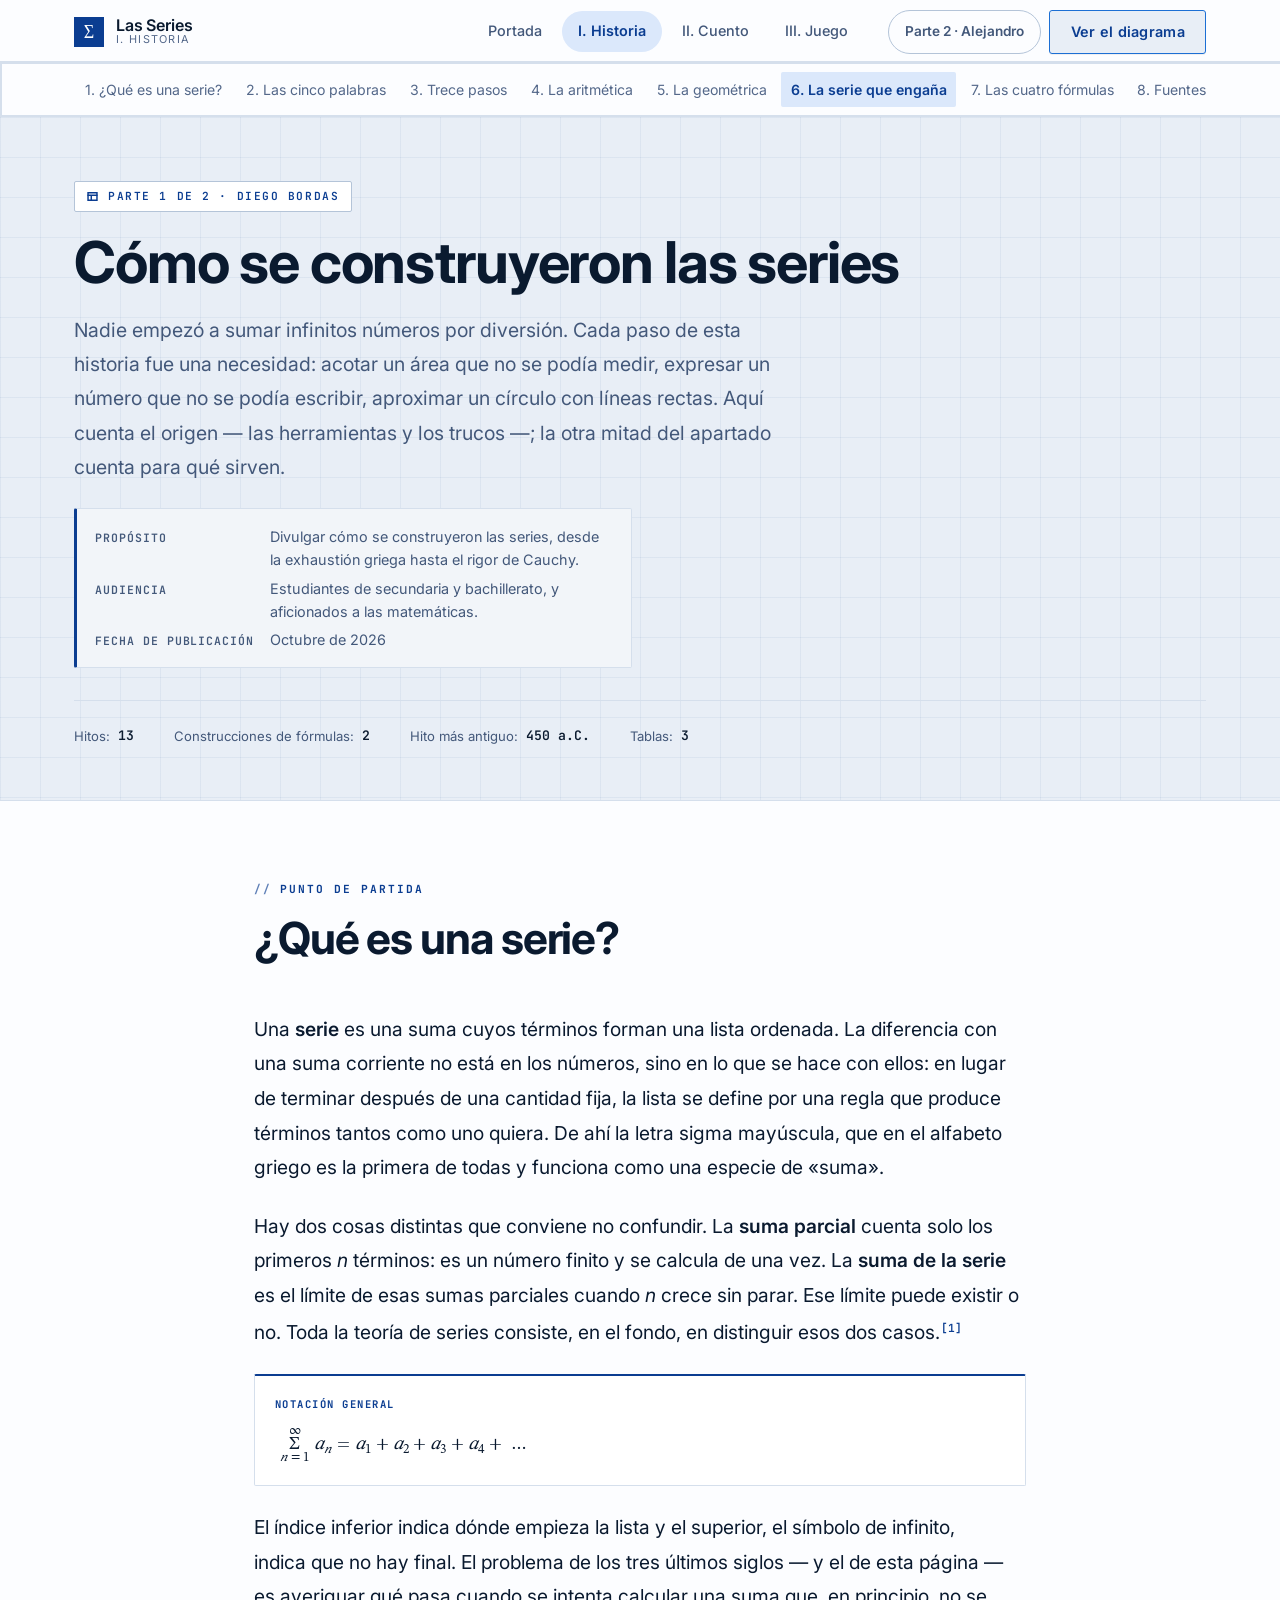
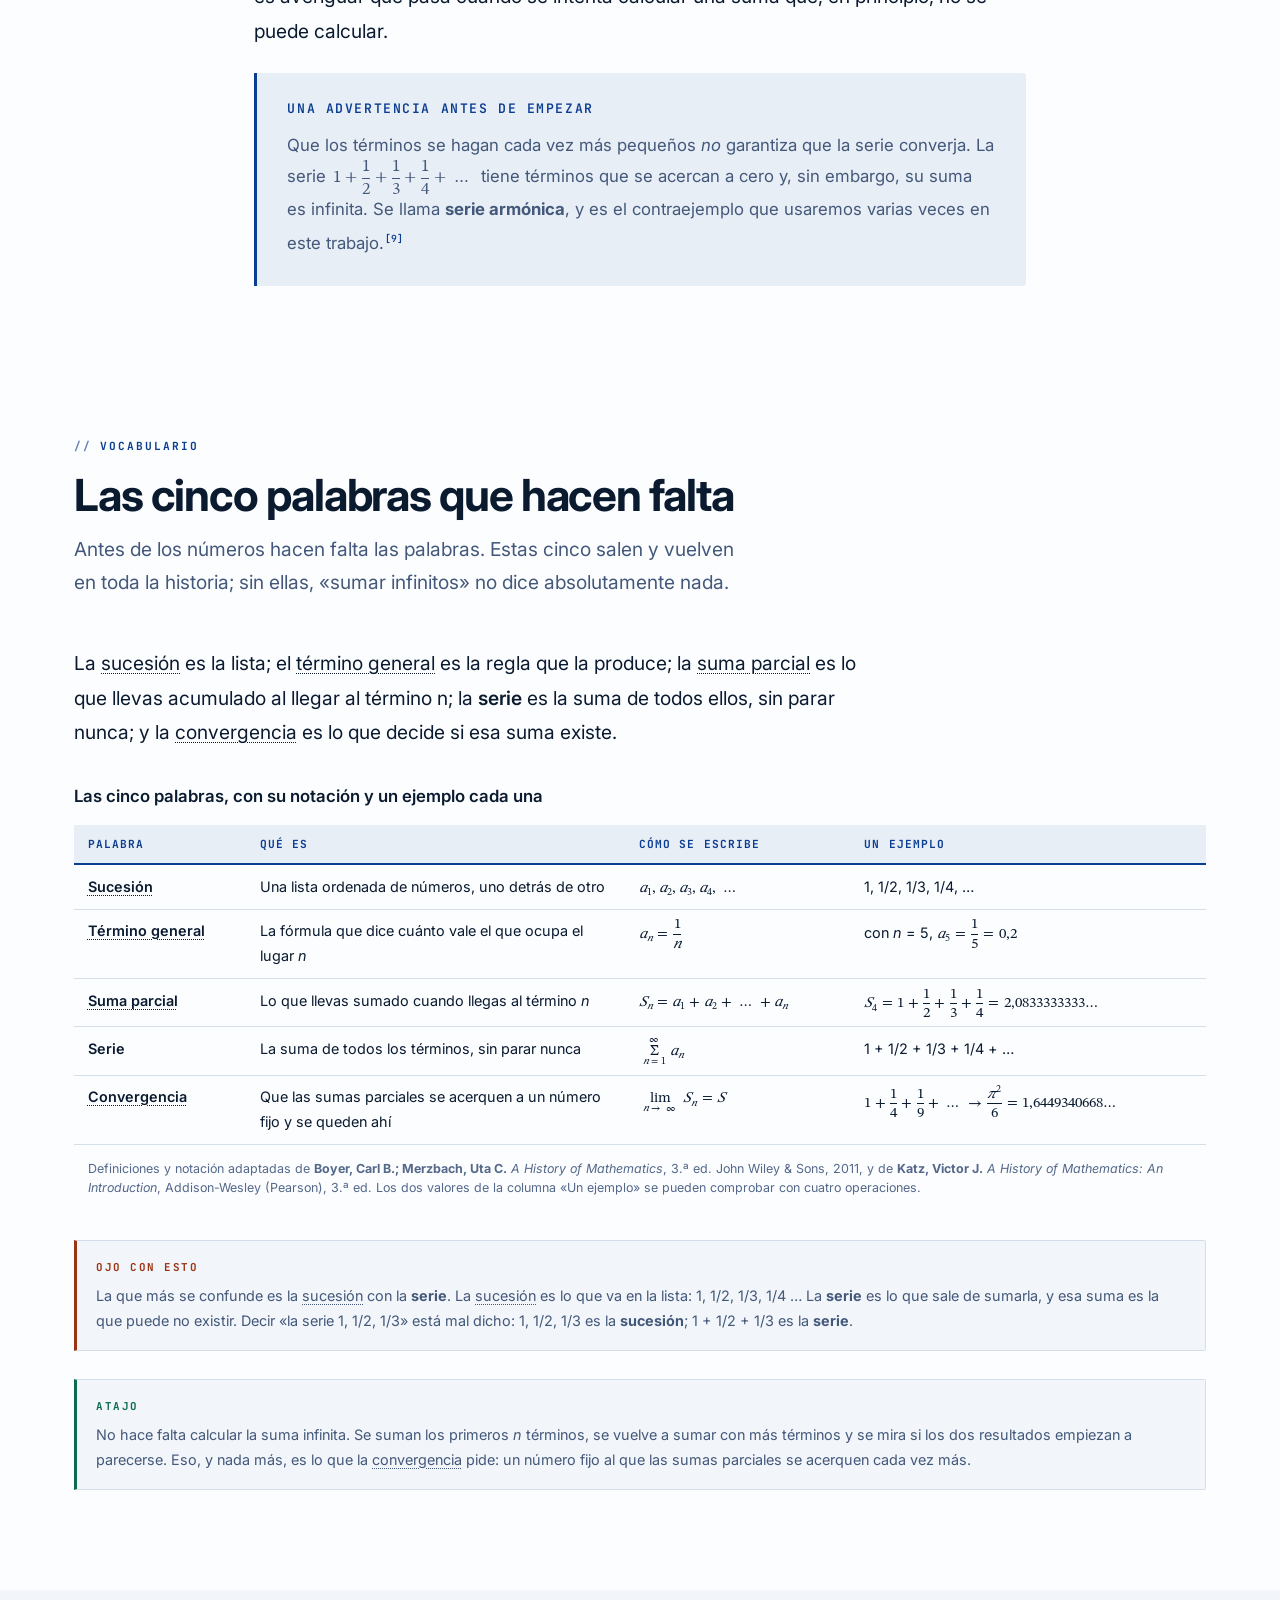
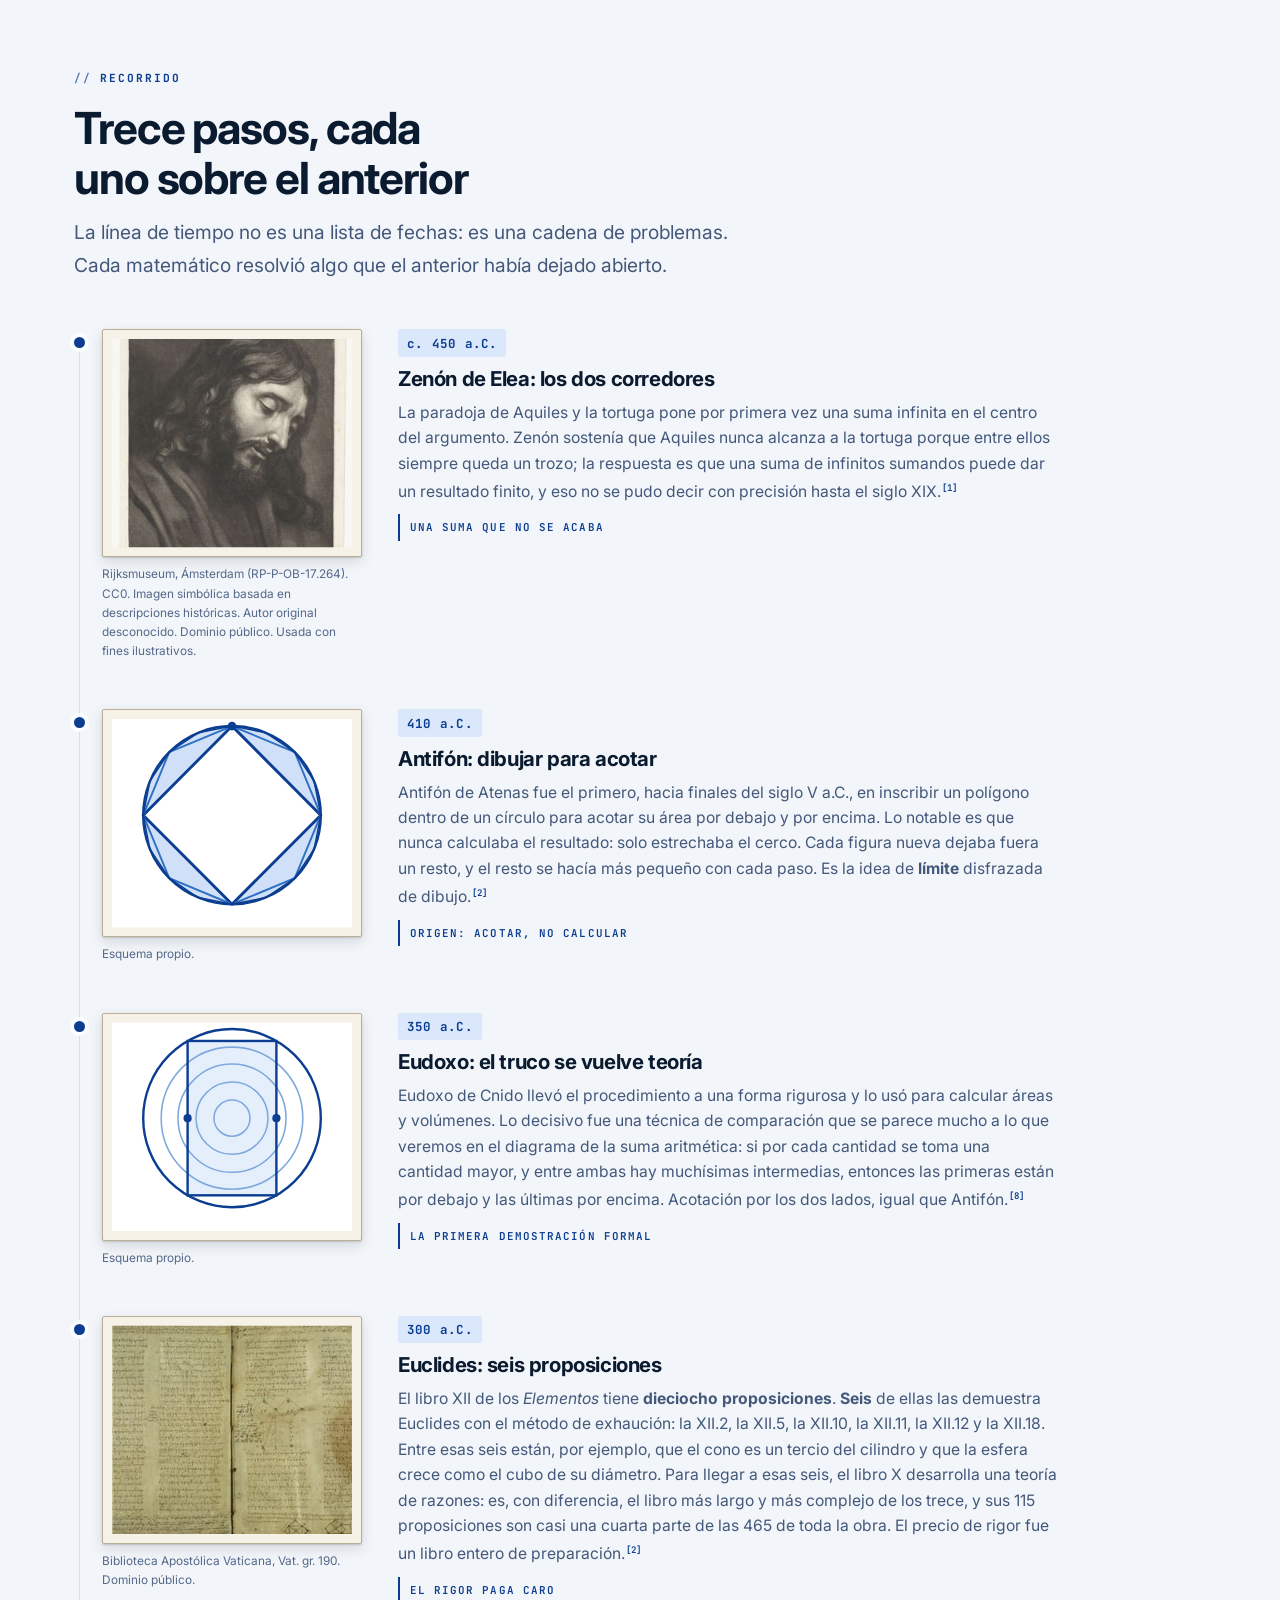
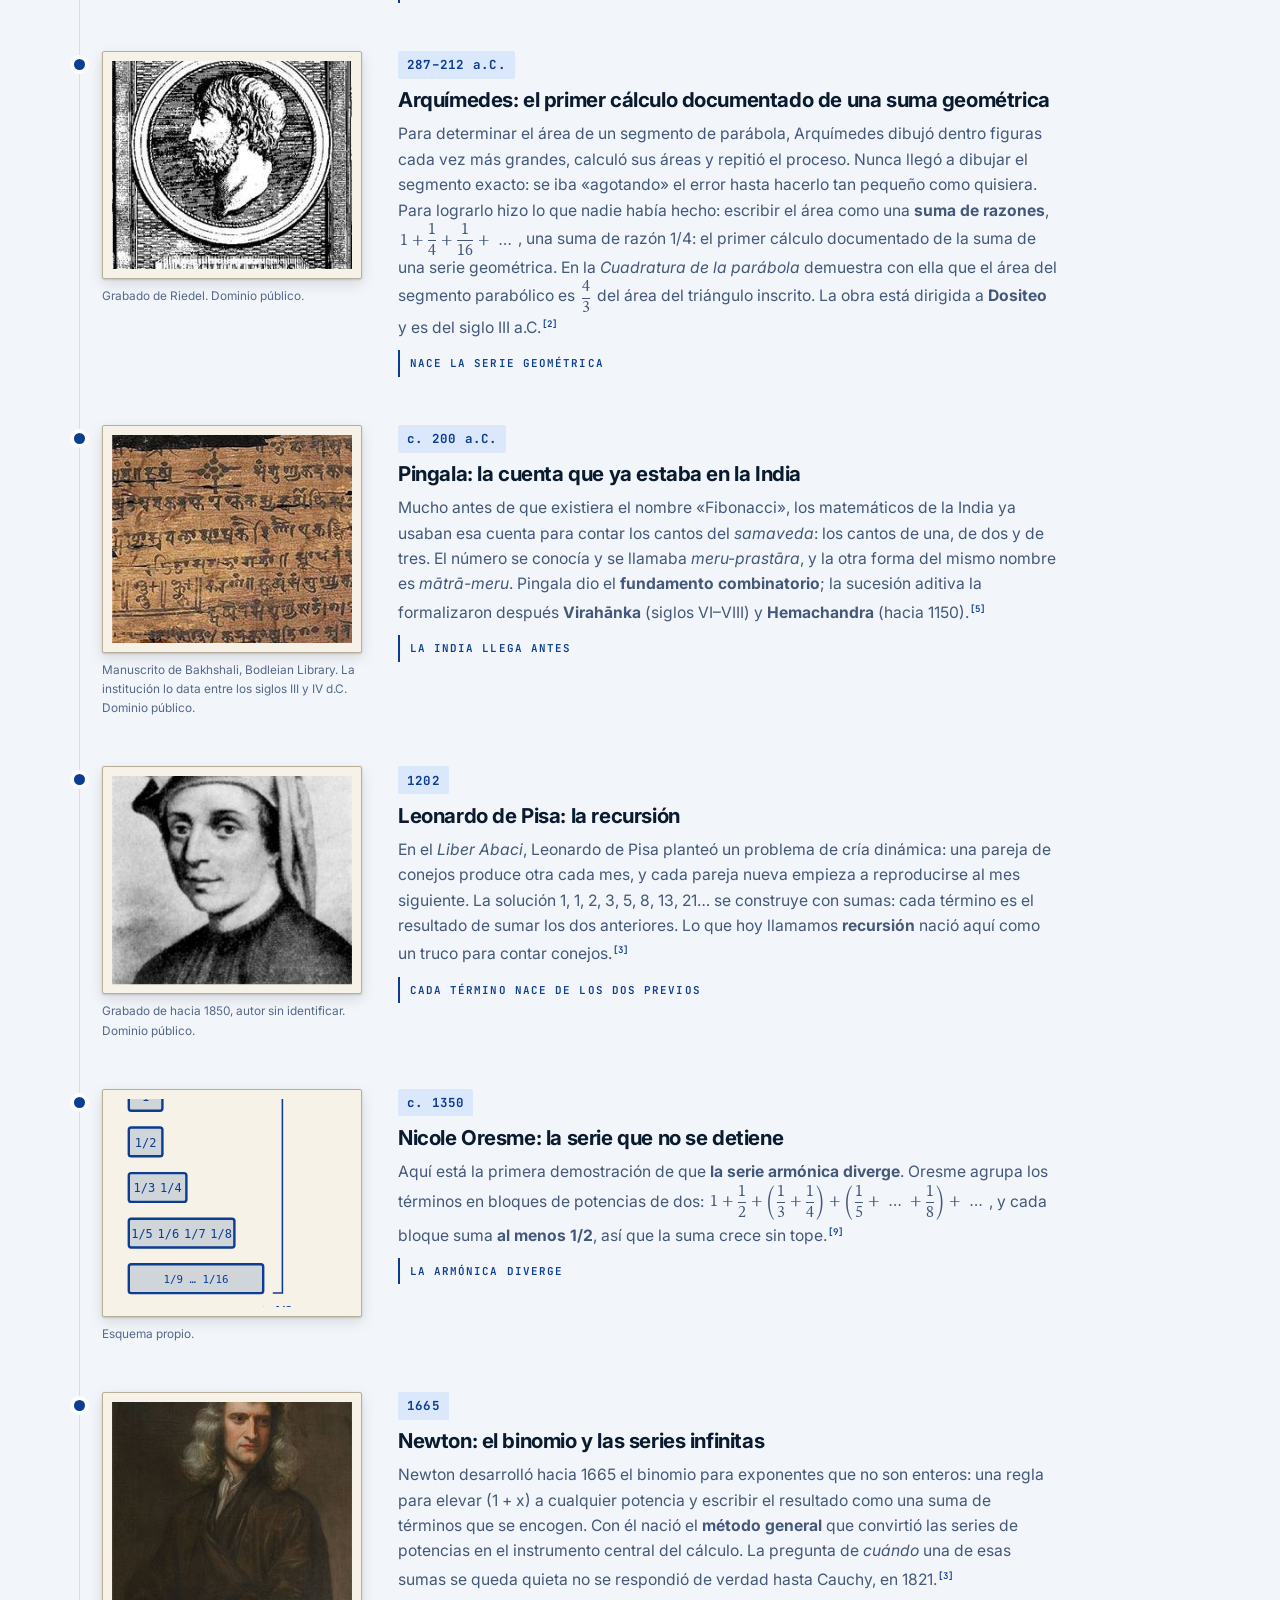
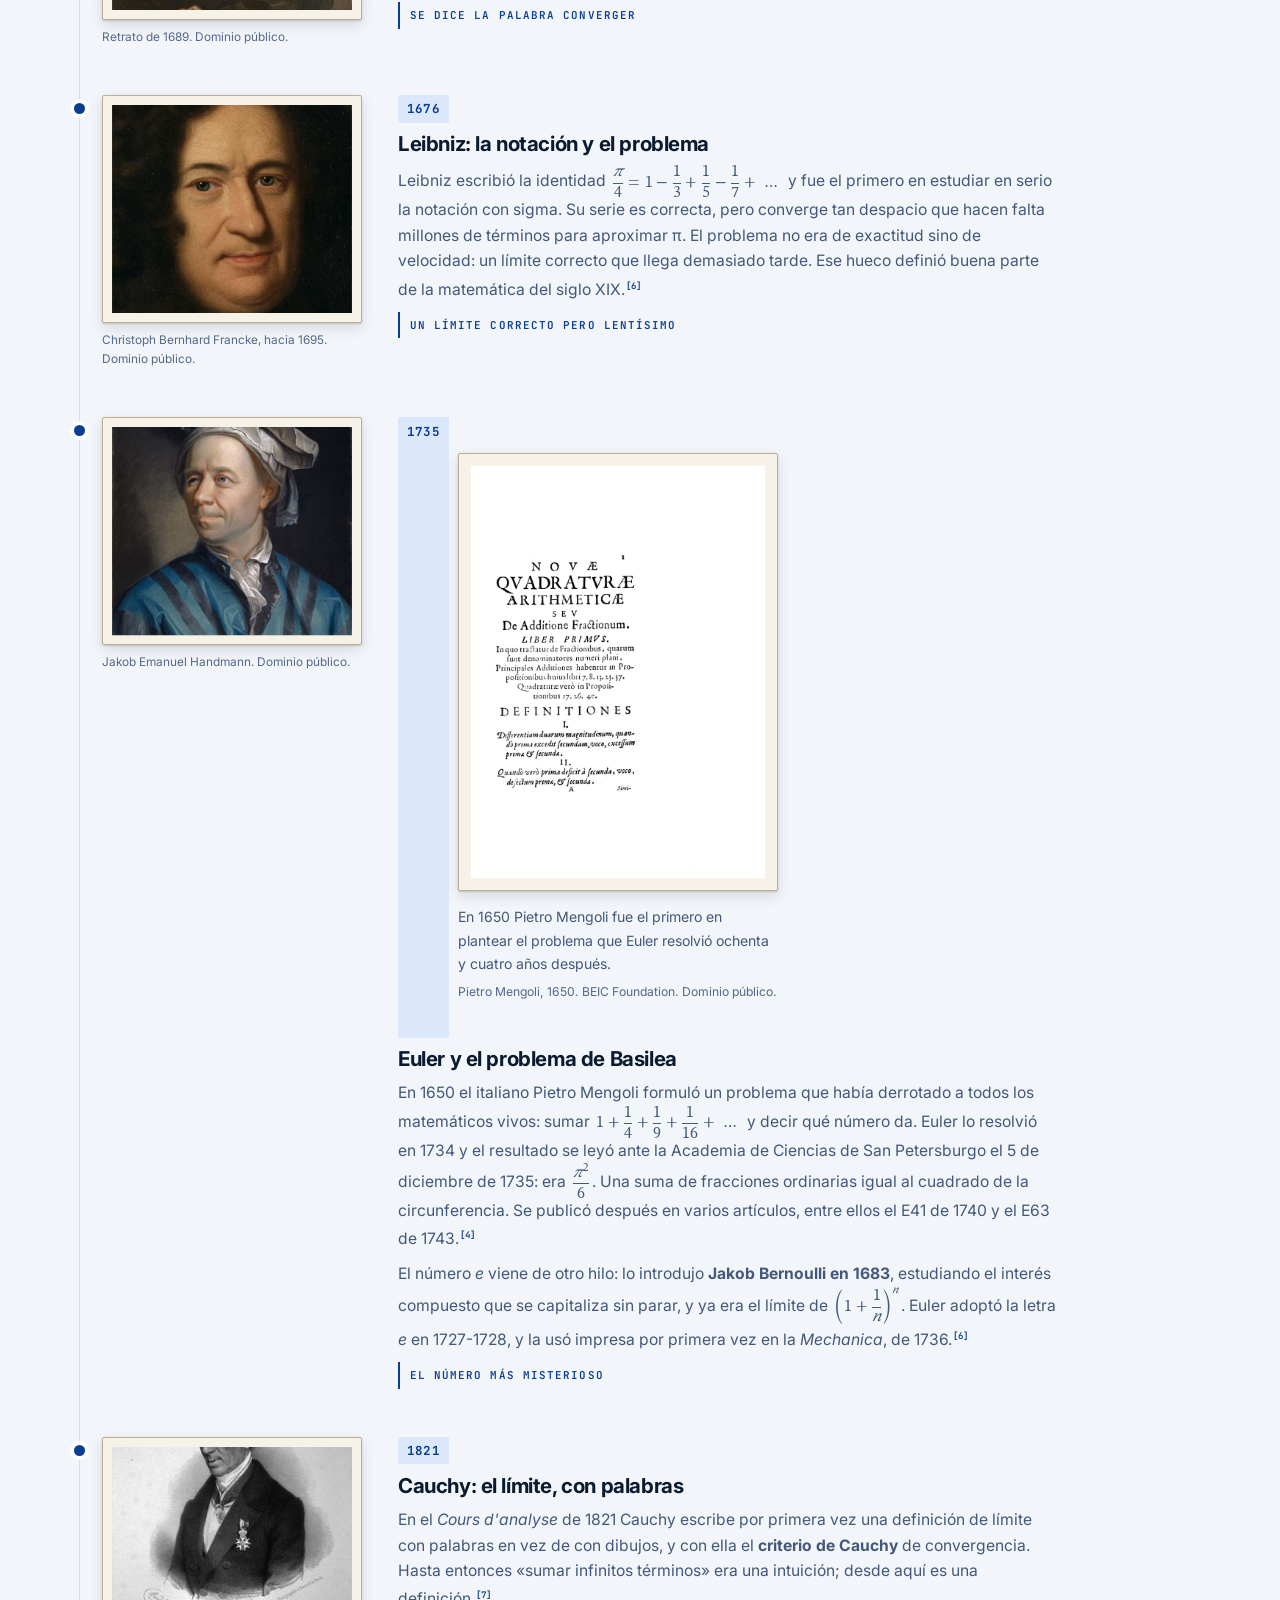
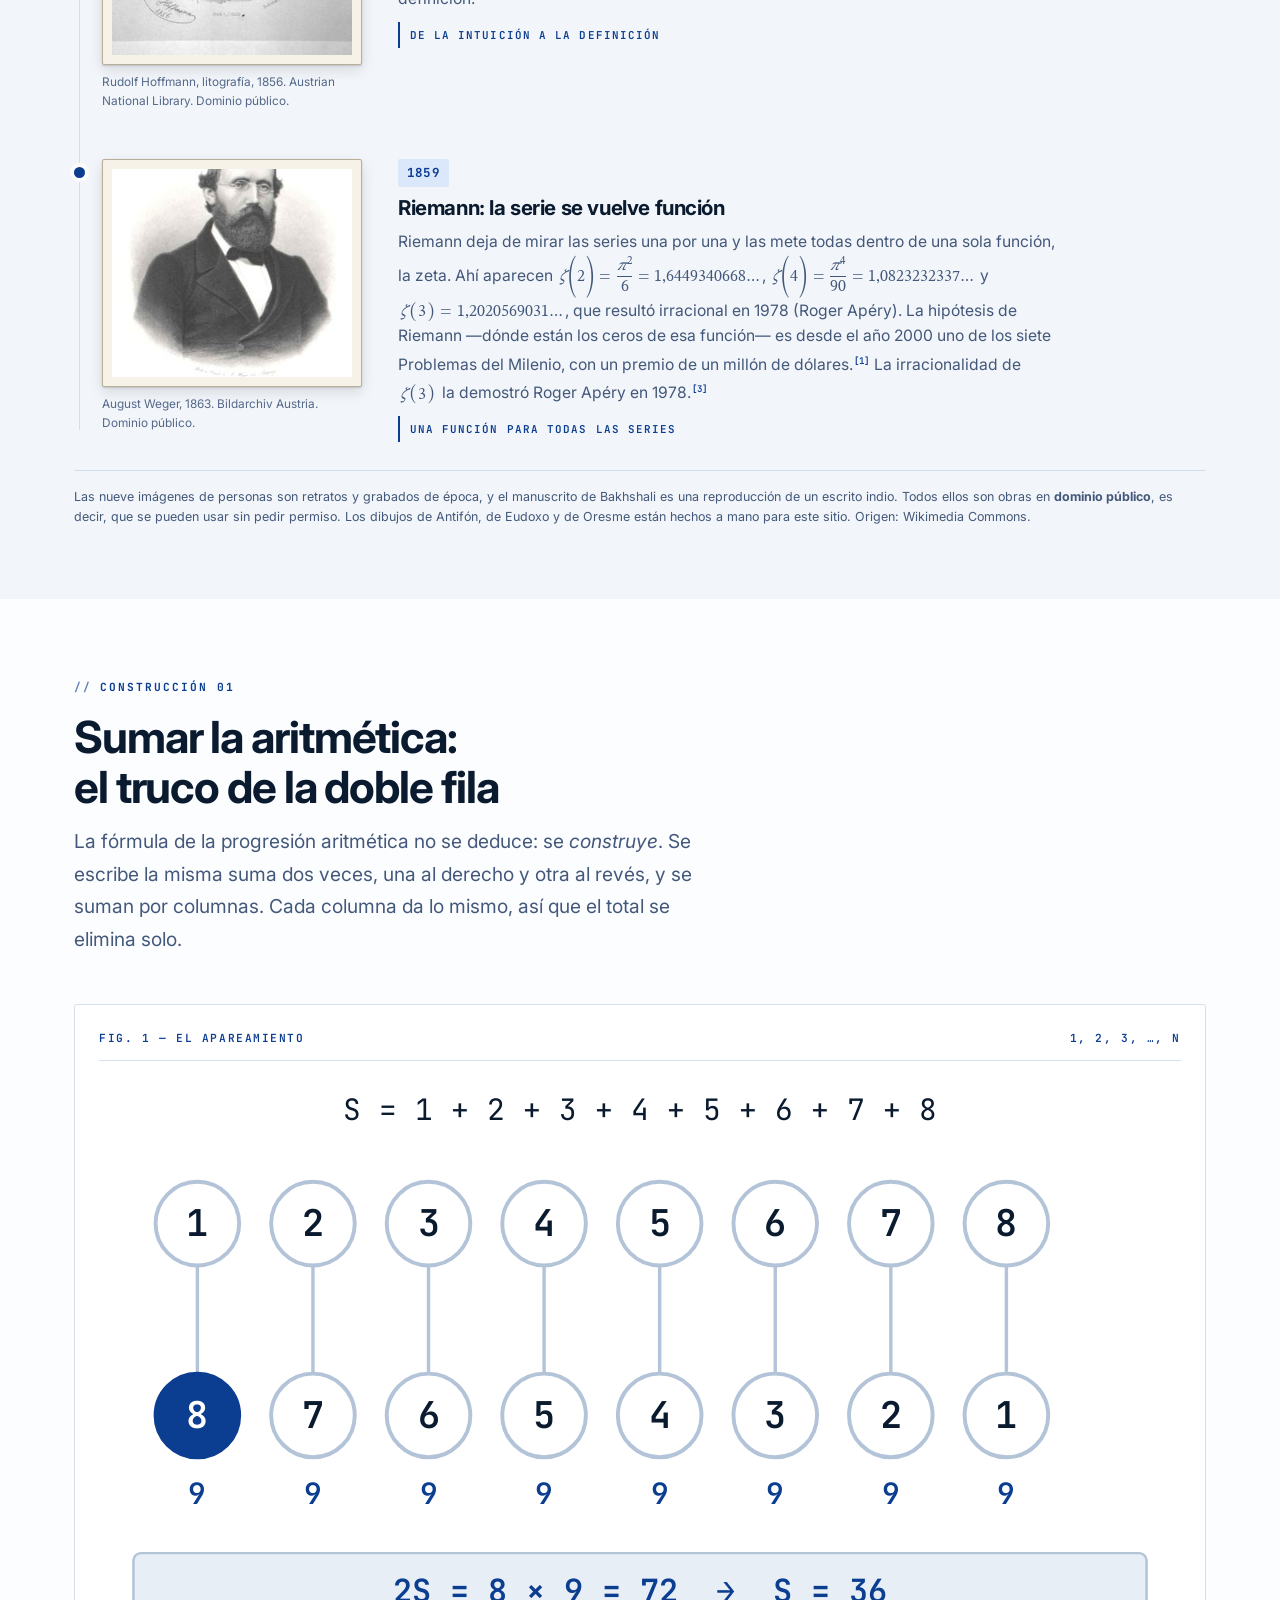
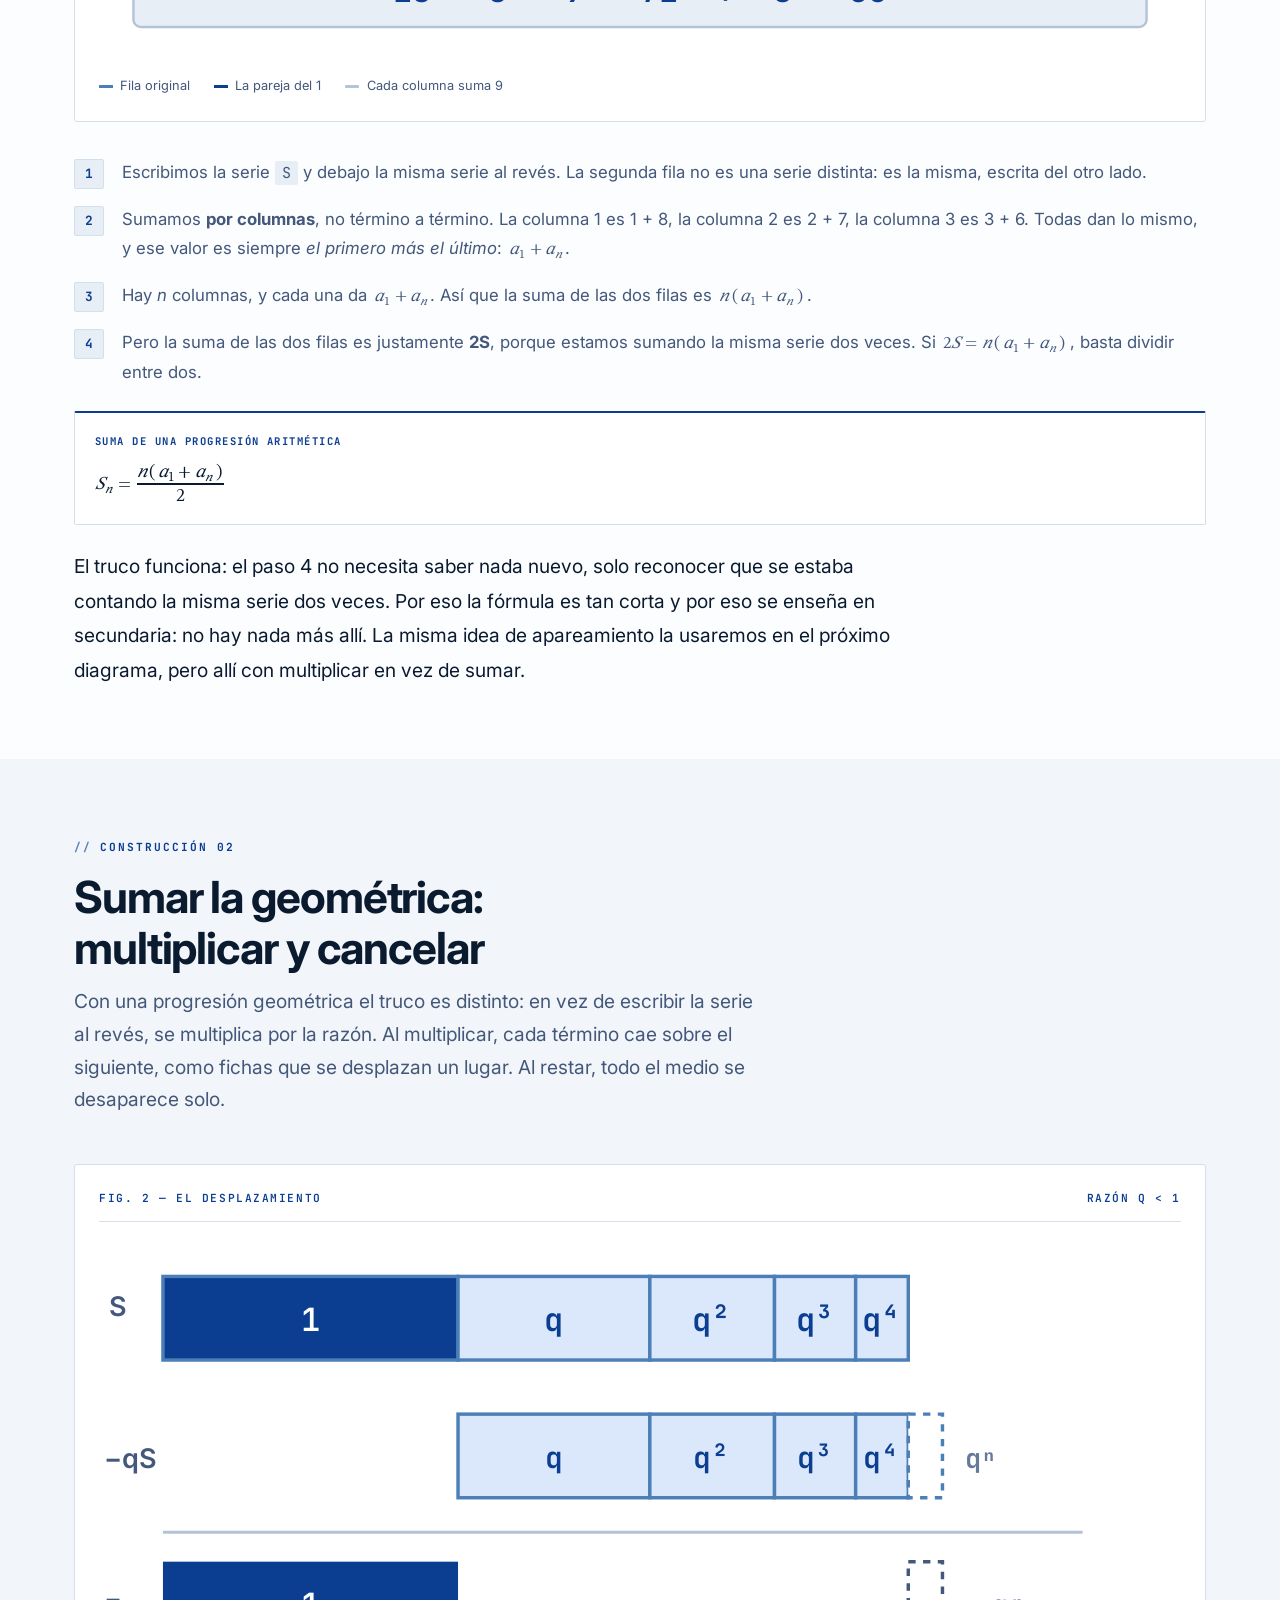
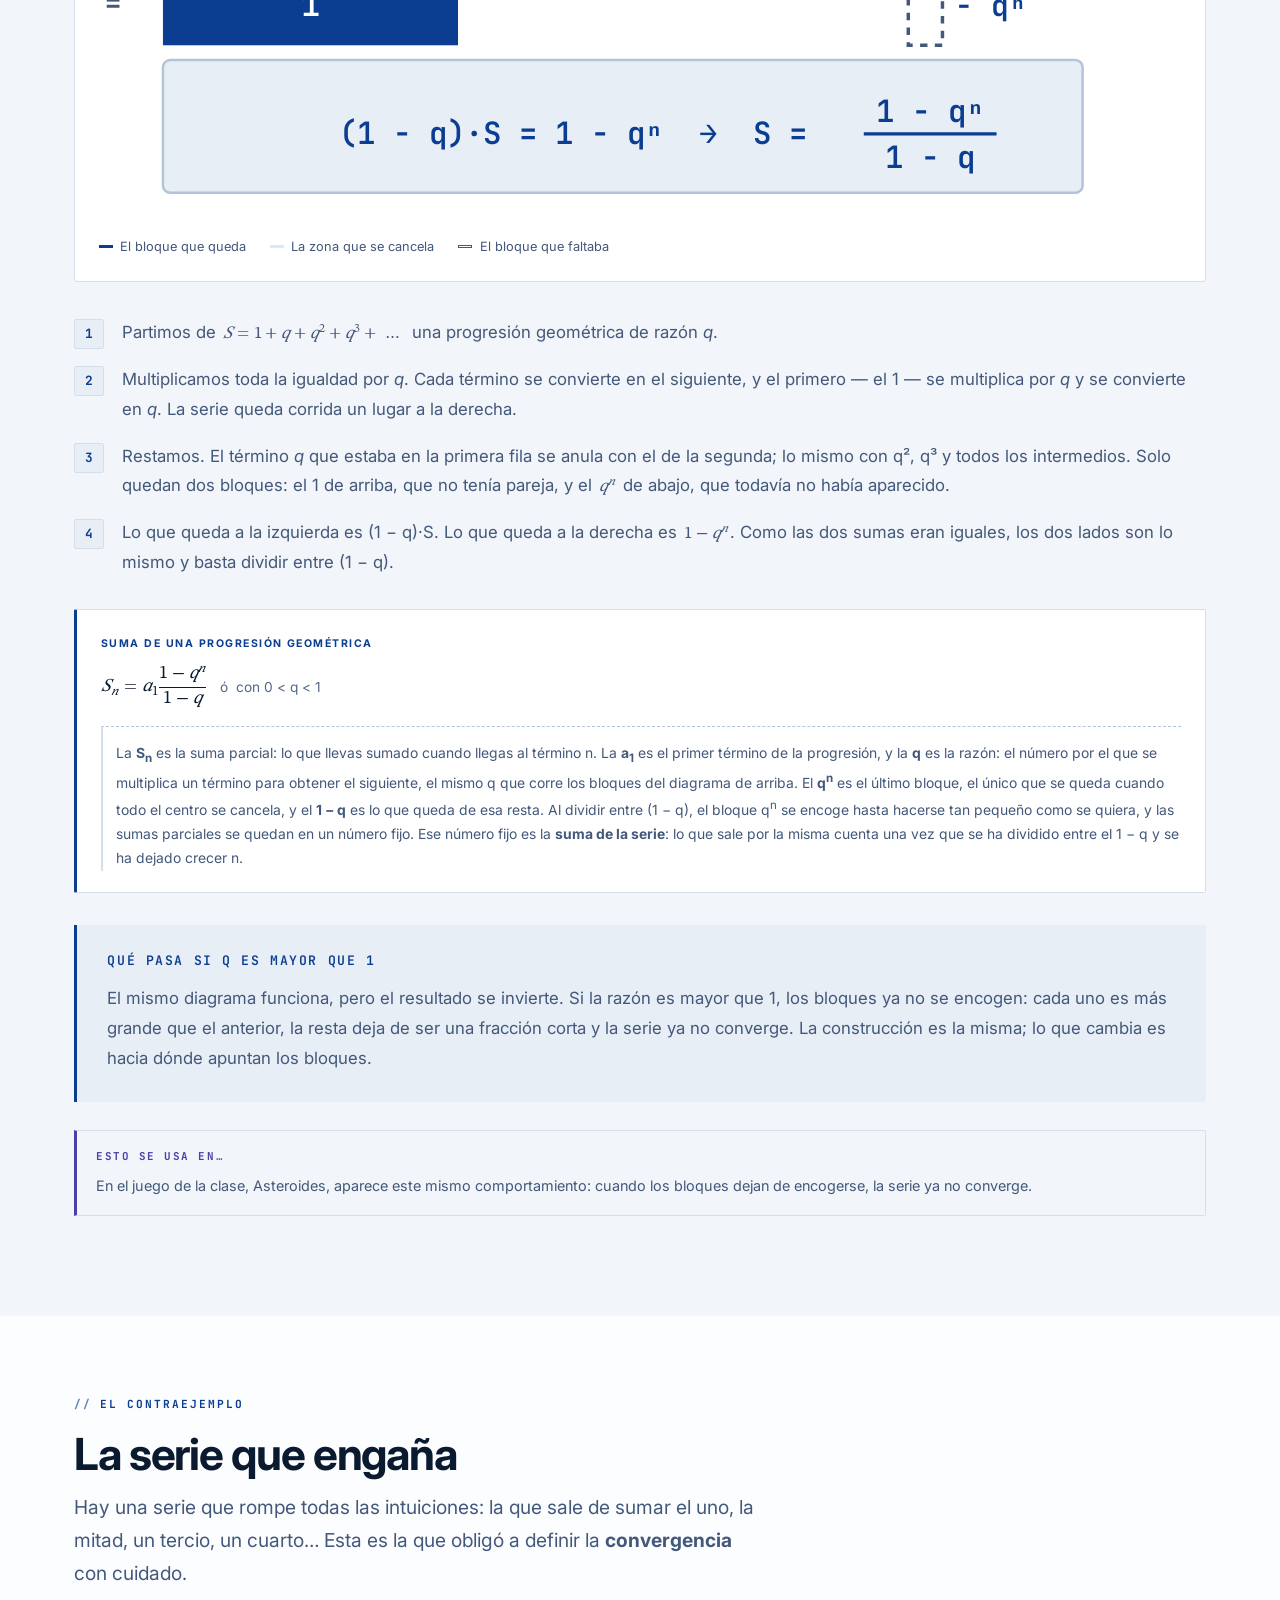
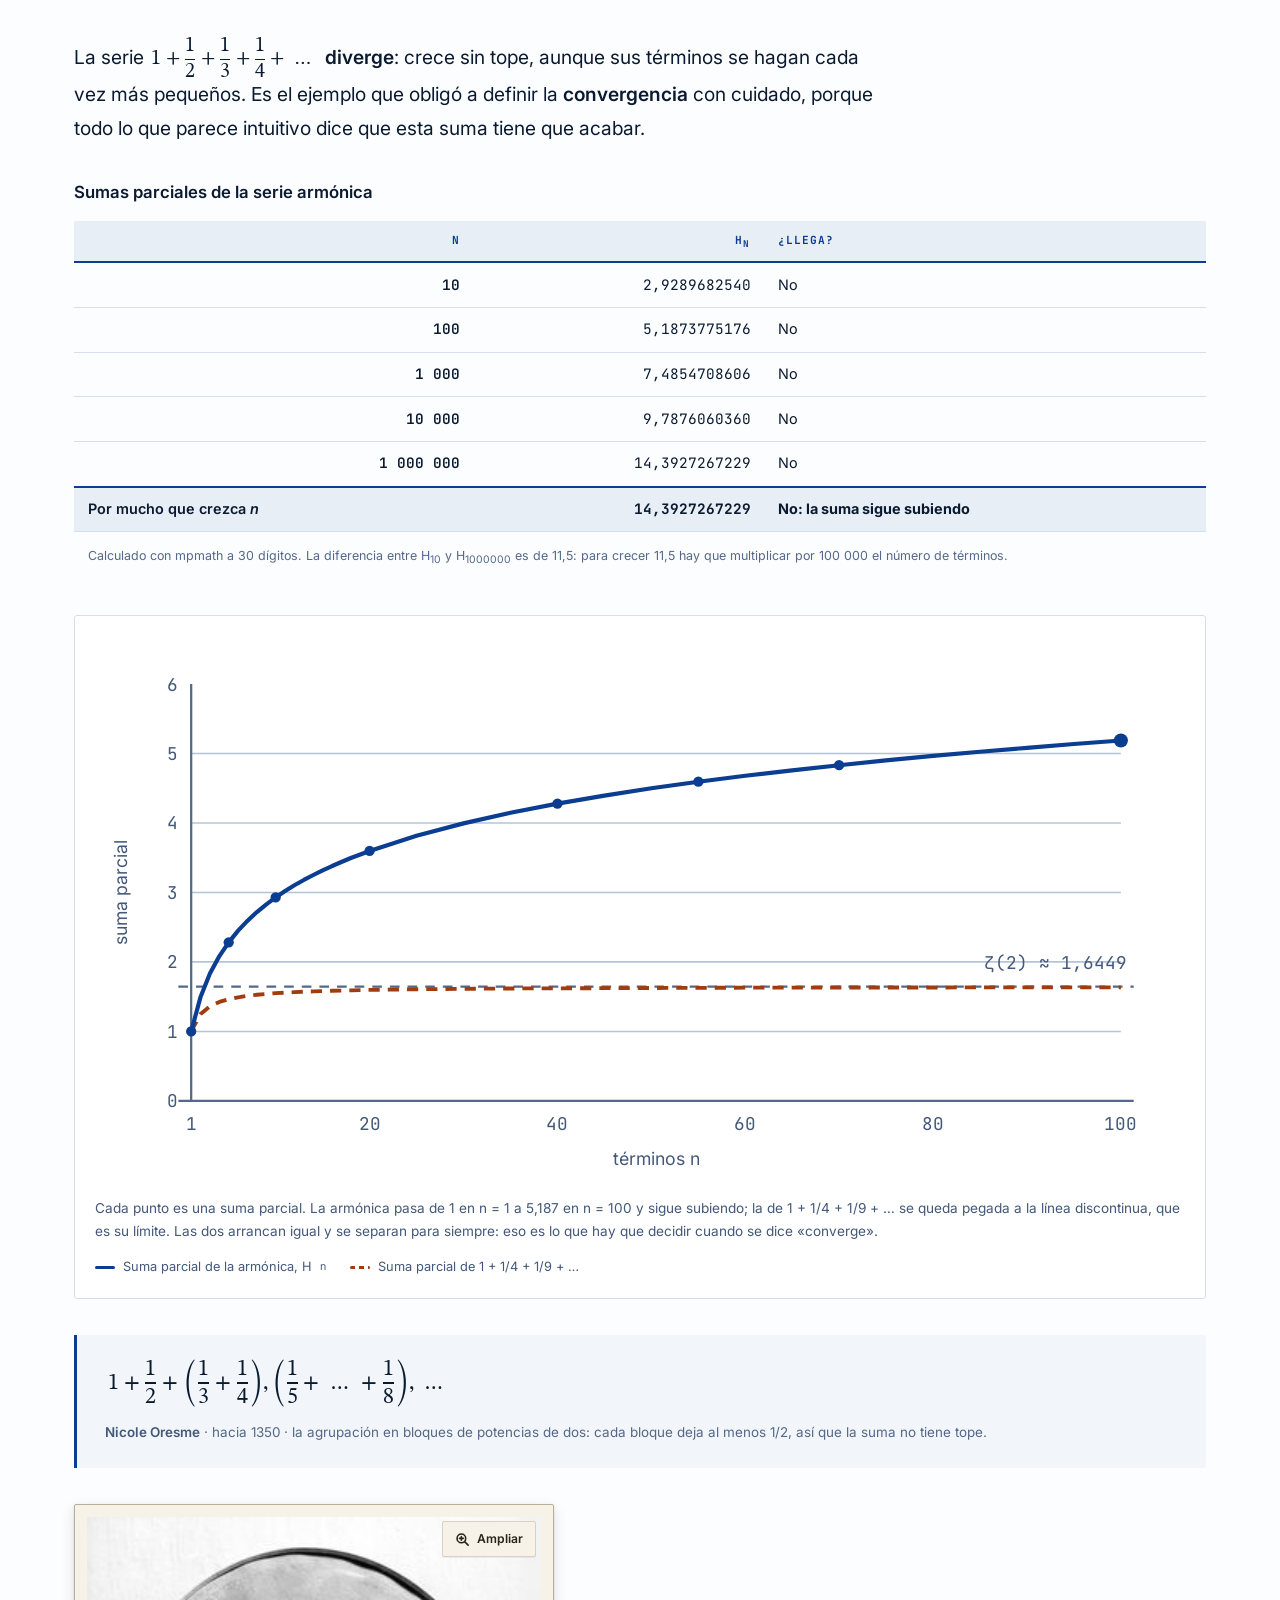
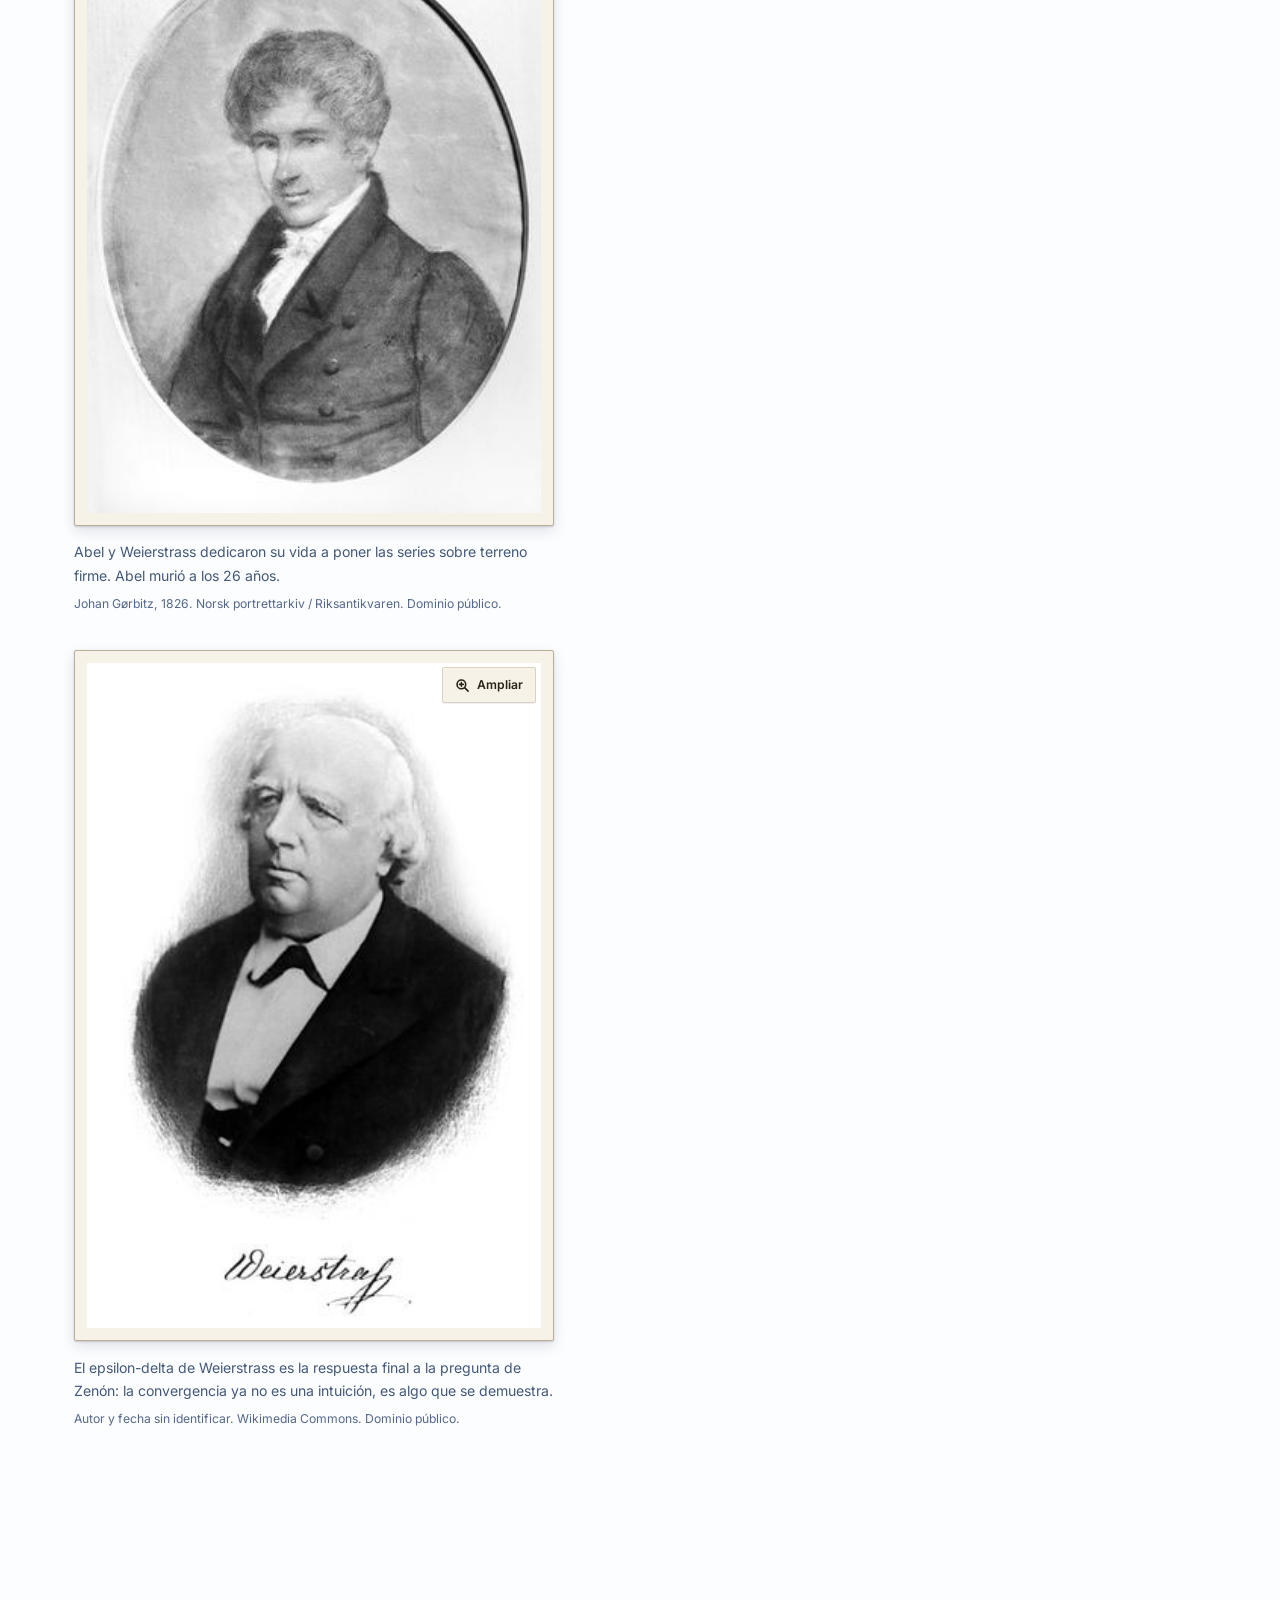
<file: historia-diego.html>
<!DOCTYPE html>
<html lang="es">
<head>
<meta charset="UTF-8">
<meta name="viewport" content="width=device-width, initial-scale=1">
<title>El origen de las series &mdash; Diego Bordas</title>
<meta name="description" content="C&oacute;mo se construyeron las series: Antif&oacute;n, Euclides, la serie geom&eacute;trica de Arqu&iacute;medes y el binomio de Newton.">
<meta name="theme-color" content="#0b3d91">
<link rel="preconnect" href="https://fonts.googleapis.com">
<link rel="preconnect" href="https://fonts.gstatic.com" crossorigin>
<!-- Las fuentes de Google no bloquean el dibujado: el navegador pinta la
     pagina con las del sistema y las cambia cuando llegan. Antes esta
     peticion estaba en el camino critico de las once paginas. -->
<link rel="preload" as="style" href="https://fonts.googleapis.com/css2?family=Inter:wght@400;500;600;700;800&family=JetBrains+Mono:wght@400;500;600&family=STIX+Two+Math&display=swap">
<link rel="stylesheet" href="https://fonts.googleapis.com/css2?family=Inter:wght@400;500;600;700;800&family=JetBrains+Mono:wght@400;500;600&family=STIX+Two+Math&display=swap" media="print" onload="this.media='all'">
<noscript><link rel="stylesheet" href="https://fonts.googleapis.com/css2?family=Inter:wght@400;500;600;700;800&family=JetBrains+Mono:wght@400;500;600&family=STIX+Two+Math&display=swap"></noscript>
<link rel="stylesheet" href="assets/css/base.css?v=20261021">
<link rel="stylesheet" href="assets/css/diego.css?v=20261021">
<link rel="stylesheet" href="assets/css/piezas-diego.css?v=20261021">
  <link rel="stylesheet" href="assets/css/ecuaciones.css?v=20261021">
<link rel="stylesheet" href="assets/css/historia.css?v=20261023b">
<!-- El indice va justo debajo de la cabecera y antes del <main>, que es donde
     lo pone el encargo. historia.css lo dibuja como columna lateral a partir de
     1200px, y una columna lateral no cabe ahi sin apartar las secciones, que
     son de fondo completo y no se pueden recortar. Este bloque es el unico
     andamiaje que anade la pagina: pone el indice en fila, pegado bajo la barra
     de navegacion, y le devuelve el alto a su contenido. No toca ningun color
     ni ninguna medida del componente, y se puede borrar entero. -->
<style>
  /* TAREA T05: el indice compacto (.nav-compacta) lo dibuja ya historia.css:
     una fila con scroll horizontal bajo la cabecera de 64px y un dropdown en
     celular. El antiguo andamiaje de 1200px se retira; solo quedan aqui las
     reglas propias de esta pagina. */
</style>
<link rel="icon" href="data:image/svg+xml,<svg xmlns='http://www.w3.org/2000/svg' viewBox='0 0 100 100'><rect width='100' height='100' fill='%230b3d91'/><text x='50' y='72' font-size='62' font-family='Georgia,serif' fill='white' text-anchor='middle'>%CE%A3</text></svg>">
</head>

<body class="tema-diego">
<a class="skip-link" href="#contenido">Saltar al contenido principal</a>

<header class="nav nav--historia" id="nav">
  <div class="caja nav__inside">
    <a class="marca" href="index.html" title="Ir a la portada">
      <svg class="marca__logo" viewBox="0 0 40 40" aria-hidden="true">
        <rect width="40" height="40" fill="#0b3d91"/>
        <text x="20" y="28.5" font-size="24" font-family="Georgia, serif" fill="#ffffff" text-anchor="middle">&#931;</text>
      </svg>
      <span class="marca__texto">
        <span class="marca__titulo">Las Series</span>
        <span class="marca__sub">I. Historia</span>
      </span>
    </a>

    <button class="nav__interruptor" id="navInterruptor" aria-expanded="false"
            aria-controls="navMenu" aria-label="Abrir el men&uacute;">
      <span></span><span></span><span></span>
    </button>

    <div class="nav__menu" id="navMenu">
      <ul class="nav__enlaces">
        <li><a href="index.html">Portada</a></li>
        <li><a href="historia.html" aria-current="page">I. Historia</a></li>
        <li><a href="cuento.html">II. Cuento</a></li>
        <li><a href="juego.html">III. Juego</a></li>
      </ul>
      <div class="nav__cta nav__cta--conmutada">
        <!-- TAREA T07: conmutador Parte 1 / Parte 2 entre las dos historias. -->
        <a class="nav__conmutador" href="historia-alejandro.html"
           aria-label="Ir a la Parte 2 &middot; Alejandro">
          <span class="nav__conmutador-parte">Parte 2 &middot; Alejandro</span>
        </a>
        <a class="boton boton--acento" href="#construccion">Ver el diagrama</a>
      </div>
    </div>
  </div>
</header>

<!-- La barra de lectura esta siempre; el indice lateral solo aparece a partir
     de 1200px, que es cuando hay ancho de sobra para una columna. Los dos los
     pone historia.css: aqui va solo el markup. -->
<div class="hist__progreso" aria-hidden="true"><span></span></div>

<nav class="hist__indice nav-compacta" aria-label="&Iacute;ndice de la p&aacute;gina">
  <button class="nav-compacta__interruptor" id="indiceInterruptor" type="button"
          aria-expanded="false" aria-controls="indiceLista"
          aria-label="Abrir el &iacute;ndice de la p&aacute;gina">
    &Iacute;ndice
    <svg class="nav-compacta__flecha" width="12" height="12" viewBox="0 0 16 16" fill="none"
         stroke="currentColor" stroke-width="2" stroke-linecap="round" aria-hidden="true">
      <path d="M4 6l4 4 4-4"/>
    </svg>
  </button>
  <ol id="indiceLista">
    <li><a href="#que-es">1. &iquest;Qu&eacute; es una serie?</a></li>
    <li><a href="#definiciones">2. Las cinco palabras</a></li>
    <li><a href="#recorrido">3. Trece pasos</a></li>
    <li><a href="#construccion">4. La aritm&eacute;tica</a></li>
    <li><a href="#construccion-2">5. La geom&eacute;trica</a></li>
    <li><a href="#armonica">6. La serie que enga&ntilde;a</a></li>
    <li><a href="#ficha">7. Las cuatro f&oacute;rmulas</a></li>
    <li><a href="#fuentes">8. Fuentes</a></li>
  </ol>
</nav>

<main id="contenido">

  <!-- ==================================================================
       CABECERA DE LA PAGINA
       ================================================================== -->
  <section class="cab-pagina">
    <div class="caja">
      <span class="cab-pagina__codigo">
        <svg width="13" height="13" viewBox="0 0 16 16" fill="none" stroke="currentColor" stroke-width="1.8" stroke-linecap="round" aria-hidden="true"><path d="M2.5 3.5h11v9h-11z"/><path d="M2.5 6.5h11M6.5 6.5v6"/></svg>
        Parte 1 de 2 &middot; Diego Bordas
      </span>
      <h1 class="cab-pagina__titulo">C&oacute;mo se construyeron las series</h1>
      <p class="cab-pagina__bajada">
        Nadie empez&oacute; a sumar infinitos n&uacute;meros por diversi&oacute;n. Cada paso
        de esta historia fue una necesidad: acotar un &aacute;rea que no se pod&iacute;a
        medir, expresar un n&uacute;mero que no se pod&iacute;a escribir, aproximar un
        c&iacute;rculo con l&iacute;neas rectas. Aqu&iacute; cuenta el origen &mdash; las
        herramientas y los trucos &mdash;; la otra mitad del apartado cuenta para qu&eacute; sirven.
      </p>
      <dl class="ficha-trabajo">
        <dt>Prop&oacute;sito</dt>
        <dd>Divulgar c&oacute;mo se construyeron las series, desde la exhausti&oacute;n griega hasta el rigor de Cauchy.</dd>
        <dt>Audiencia</dt>
        <dd>Estudiantes de secundaria y bachillerato, y aficionados a las matem&aacute;ticas.</dd>
        <dt>Fecha de publicaci&oacute;n</dt>
        <dd><time datetime="2026-10">Octubre de 2026</time></dd>
      </dl>
      <div class="cab-pagina__pie">
        <span>Hitos: <b>13</b></span>
        <span>Construcciones de f&oacute;rmulas: <b>2</b></span>
        <span>Hito m&aacute;s antiguo: <b>450 a.C.</b></span>
        <span>Tablas: <b>3</b></span>
      </div>
    </div>
  </section>

  <!-- ==================================================================
       1. QUE ES UNA SERIE
       ================================================================== -->
  <section class="seccion" id="que-es" aria-labelledby="que-es">
    <div class="caja caja--angosta">
      <div class="seccion-cab aparece">
        <span class="eyebrow">Punto de partida</span>
        <h2 id="que-es">&iquest;Qu&eacute; es una serie?</h2>
      </div>

      <div class="prose">
        <p>
          Una <strong>serie</strong> es una suma cuyos t&eacute;rminos forman una lista
          ordenada. La diferencia con una suma corriente no est&aacute; en los n&uacute;meros,
          sino en lo que se hace con ellos: en lugar de terminar despu&eacute;s de una
          cantidad fija, la lista se define por una regla que produce t&eacute;rminos
          tantos como uno quiera. De ah&iacute; la letra sigma may&uacute;scula, que en
          el alfabeto griego es la primera de todas y funciona como una especie
          de &laquo;suma&raquo;.
        </p>
        <p>
          Hay dos cosas distintas que conviene no confundir. La <strong>suma
          parcial</strong> cuenta solo los primeros <em>n</em> t&eacute;rminos: es un
          n&uacute;mero finito y se calcula de una vez. La <strong>suma de la
          serie</strong> es el l&iacute;mite de esas sumas parciales cuando <em>n</em>
          crece sin parar. Ese l&iacute;mite puede existir o no. Toda la teor&iacute;a
          de series consiste, en el fondo, en distinguir esos dos casos.<sup><a href="#ref-1">[1]</a></sup>
        </p>
      </div>

      <div class="formula">
        <span class="formula__label">Notaci&oacute;n general</span>
        <math><mrow><munderover><mo>&Sigma;</mo><mrow><mi>n</mi><mo>=</mo><mn>1</mn></mrow><mo>&infin;</mo></munderover><msub><mi>a</mi><mi>n</mi></msub><mo>=</mo><msub><mi>a</mi><mn>1</mn></msub><mo>+</mo><msub><mi>a</mi><mn>2</mn></msub><mo>+</mo><msub><mi>a</mi><mn>3</mn></msub><mo>+</mo><msub><mi>a</mi><mn>4</mn></msub><mo>+</mo><mo>&hellip;</mo></mrow></math>
      </div>

      <div class="prose">
        <p>
          El &iacute;ndice inferior indica d&oacute;nde empieza la lista y el superior,
          el s&iacute;mbolo de infinito, indica que no hay final. El problema de los
          tres &uacute;ltimos siglos &mdash; y el de esta p&aacute;gina &mdash; es
          averiguar qu&eacute; pasa cuando se intenta calcular una suma que, en
          principio, no se puede calcular.
        </p>
      </div>

      <div class="destacado mt-5">
        <h3>Una advertencia antes de empezar</h3>
        <p>
          Que los t&eacute;rminos se hagan cada vez m&aacute;s peque&ntilde;os
          <em>no</em> garantiza que la serie converja. La serie
          <math><mrow><mn>1</mn><mo>+</mo><mfrac><mn>1</mn><mn>2</mn></mfrac><mo>+</mo><mfrac><mn>1</mn><mn>3</mn></mfrac><mo>+</mo><mfrac><mn>1</mn><mn>4</mn></mfrac><mo>+</mo><mo>&hellip;</mo></mrow></math> tiene t&eacute;rminos
          que se acercan a cero y, sin embargo, su suma es infinita. Se llama
          <strong>serie arm&oacute;nica</strong>, y es el contraejemplo que usaremos
          varias veces en este trabajo.<sup><a href="#ref-9">[9]</a></sup>
        </p>
      </div>
    </div>
  </section>

  <!-- ==================================================================
       2. LAS CINCO PALABRAS
       ================================================================== -->
  <section class="seccion" id="definiciones" aria-labelledby="t-definiciones">
    <div class="caja">
      <div class="seccion-cab aparece">
        <span class="eyebrow">Vocabulario</span>
        <h2 id="t-definiciones">Las cinco palabras que hacen falta</h2>
        <p>
          Antes de los n&uacute;meros hacen falta las palabras. Estas cinco salen y
          vuelven en toda la historia; sin ellas, &laquo;sumar infinitos&raquo; no dice
          absolutamente nada.
        </p>
      </div>

      <div class="prose">
        <p>
          La
          <abbr class="hist__term" tabindex="0" title="Sucesi&oacute;n: lista ordenada de n&uacute;meros, uno detr&aacute;s de otro. Es la lista, no la suma.">sucesi&oacute;n</abbr>
          es la lista; el
          <abbr class="hist__term" tabindex="0" title="T&eacute;rmino general: la f&oacute;rmula que dice cu&aacute;nto vale el t&eacute;rmino que ocupa el lugar n.">t&eacute;rmino general</abbr>
          es la regla que la produce; la
          <abbr class="hist__term" tabindex="0" title="Suma parcial: lo que llevas sumado cuando llegas al t&eacute;rmino n. Es un n&uacute;mero finito y se calcula de una vez.">suma parcial</abbr>
          es lo que llevas acumulado al llegar al t&eacute;rmino n; la <strong>serie</strong>
          es la suma de todos ellos, sin parar nunca; y la
          <abbr class="hist__term" tabindex="0" title="Convergencia: que las sumas parciales se acerquen a un n&uacute;mero fijo y se queden ah&iacute;.">convergencia</abbr>
          es lo que decide si esa suma existe.
        </p>
      </div>

      <div class="hist__tabla">
        <table class="hist__tabla-tabla">
          <caption class="hist__tabla-titulo">Las cinco palabras, con su notaci&oacute;n y un ejemplo cada una</caption>
          <thead>
            <tr>
              <th scope="col">Palabra</th>
              <th scope="col">Qu&eacute; es</th>
              <th scope="col">C&oacute;mo se escribe</th>
              <th scope="col">Un ejemplo</th>
            </tr>
          </thead>
          <tbody>
            <tr>
              <th scope="row"><abbr class="hist__term" tabindex="0" title="Sucesi&oacute;n: lista ordenada de n&uacute;meros, uno detr&aacute;s de otro. Es la lista, no la suma.">Sucesi&oacute;n</abbr></th>
              <td>Una lista ordenada de n&uacute;meros, uno detr&aacute;s de otro</td>
              <td><math><mrow><msub><mi>a</mi><mn>1</mn></msub><mo>,</mo><msub><mi>a</mi><mn>2</mn></msub><mo>,</mo><msub><mi>a</mi><mn>3</mn></msub><mo>,</mo><msub><mi>a</mi><mn>4</mn></msub><mo>,</mo><mo>&hellip;</mo></mrow></math></td>
              <td>1, 1/2, 1/3, 1/4, &hellip;</td>
            </tr>
            <tr>
              <th scope="row"><abbr class="hist__term" tabindex="0" title="T&eacute;rmino general: la f&oacute;rmula que dice cu&aacute;nto vale el t&eacute;rmino que ocupa el lugar n.">T&eacute;rmino general</abbr></th>
              <td>La f&oacute;rmula que dice cu&aacute;nto vale el que ocupa el lugar <em>n</em></td>
              <td><math><mrow><msub><mi>a</mi><mi>n</mi></msub><mo>=</mo><mfrac><mn>1</mn><mi>n</mi></mfrac></mrow></math></td>
              <td>con <em>n</em> = 5, <math><mrow><msub><mi>a</mi><mn>5</mn></msub><mo>=</mo><mfrac><mn>1</mn><mn>5</mn></mfrac><mo>=</mo><mn>0,2</mn></mrow></math></td>
            </tr>
            <tr>
              <th scope="row"><abbr class="hist__term" tabindex="0" title="Suma parcial: lo que llevas sumado cuando llegas al t&eacute;rmino n. Es un n&uacute;mero finito y se calcula de una vez.">Suma parcial</abbr></th>
              <td>Lo que llevas sumado cuando llegas al t&eacute;rmino <em>n</em></td>
              <td><math><mrow><msub><mi>S</mi><mi>n</mi></msub><mo>=</mo><msub><mi>a</mi><mn>1</mn></msub><mo>+</mo><msub><mi>a</mi><mn>2</mn></msub><mo>+</mo><mo>&hellip;</mo><mo>+</mo><msub><mi>a</mi><mi>n</mi></msub></mrow></math></td>
              <td><math><mrow><msub><mi>S</mi><mn>4</mn></msub><mo>=</mo><mn>1</mn><mo>+</mo><mfrac><mn>1</mn><mn>2</mn></mfrac><mo>+</mo><mfrac><mn>1</mn><mn>3</mn></mfrac><mo>+</mo><mfrac><mn>1</mn><mn>4</mn></mfrac><mo>=</mo><mn>2,0833333333&hellip;</mn></mrow></math></td>
            </tr>
            <tr>
              <th scope="row">Serie</th>
              <td>La suma de todos los t&eacute;rminos, sin parar nunca</td>
              <td><math><mrow><munderover><mo>&Sigma;</mo><mrow><mi>n</mi><mo>=</mo><mn>1</mn></mrow><mo>&infin;</mo></munderover><msub><mi>a</mi><mi>n</mi></msub></mrow></math></td>
              <td>1 + 1/2 + 1/3 + 1/4 + &hellip;</td>
            </tr>
            <tr>
              <th scope="row"><abbr class="hist__term" tabindex="0" title="Convergencia: que las sumas parciales se acerquen a un n&uacute;mero fijo y se queden ah&iacute;.">Convergencia</abbr></th>
              <td>Que las sumas parciales se acerquen a un n&uacute;mero fijo y se queden ah&iacute;</td>
              <td><math><mrow><munder><mo>lim</mo><mrow><mi>n</mi><mo>&rarr;</mo><mo>&infin;</mo></mrow></munder><msub><mi>S</mi><mi>n</mi></msub><mo>=</mo><mi>S</mi></mrow></math></td>
              <td><math><mrow><mn>1</mn><mo>+</mo><mfrac><mn>1</mn><mn>4</mn></mfrac><mo>+</mo><mfrac><mn>1</mn><mn>9</mn></mfrac><mo>+</mo><mo>&hellip;</mo><mo>&rarr;</mo><mfrac><msup><mi>&pi;</mi><mn>2</mn></msup><mn>6</mn></mfrac><mo>=</mo><mn>1,6449340668&hellip;</mn></mrow></math></td>
            </tr>
          </tbody>
          <tfoot class="hist__tabla-fuente">
            <tr>
              <td colspan="4">
                Definiciones y notaci&oacute;n adaptadas de <strong>Boyer, Carl B.; Merzbach, Uta C.</strong>
                <em>A History of Mathematics</em>, 3.&ordf; ed. John Wiley &amp; Sons, 2011, y de
                <strong>Katz, Victor J.</strong> <em>A History of Mathematics: An Introduction</em>,
                Addison-Wesley (Pearson), 3.&ordf; ed. Los dos valores de la columna
                &laquo;Un ejemplo&raquo; se pueden comprobar con cuatro operaciones.
              </td>
            </tr>
          </tfoot>
        </table>
      </div>

      <aside class="hist__nota hist__nota--ojo">
        <span class="hist__nota-rotulo">Ojo con esto</span>
        <p class="hist__nota-texto">
          La que m&aacute;s se confunde es la
          <abbr class="hist__term" tabindex="0" title="Sucesi&oacute;n: lista ordenada de n&uacute;meros, uno detr&aacute;s de otro. Es la lista, no la suma.">sucesi&oacute;n</abbr>
          con la <strong>serie</strong>. La
          <abbr class="hist__term" tabindex="0" title="Sucesi&oacute;n: lista ordenada de n&uacute;meros, uno detr&aacute;s de otro. Es la lista, no la suma.">sucesi&oacute;n</abbr>
          es lo que va en la lista: 1, 1/2, 1/3, 1/4 &hellip; La <strong>serie</strong>
          es lo que sale de sumarla, y esa suma es la que puede no existir. Decir
          &laquo;la serie 1, 1/2, 1/3&raquo; est&aacute; mal dicho: 1, 1/2, 1/3 es la
          <strong>sucesi&oacute;n</strong>; 1&nbsp;+&nbsp;1/2&nbsp;+&nbsp;1/3 es la
          <strong>serie</strong>.
        </p>
      </aside>

      <aside class="hist__nota hist__nota--atajo">
        <span class="hist__nota-rotulo">Atajo</span>
        <p class="hist__nota-texto">
          No hace falta calcular la suma infinita. Se suman los primeros <em>n</em>
          t&eacute;rminos, se vuelve a sumar con m&aacute;s t&eacute;rminos y se mira si
          los dos resultados empiezan a parecerse. Eso, y nada m&aacute;s, es lo que la
          <abbr class="hist__term" tabindex="0" title="Convergencia: que las sumas parciales se acerquen a un n&uacute;mero fijo y se queden ah&iacute;.">convergencia</abbr>
          pide: un n&uacute;mero fijo al que las sumas
          parciales se acerquen cada vez m&aacute;s.
        </p>
      </aside>
    </div>
  </section>

  <!-- ==================================================================
       3. LINEA DE TIEMPO
       ================================================================== -->
  <section class="seccion seccion--alt" id="recorrido" aria-labelledby="recorrido">
    <div class="caja">
      <div class="seccion-cab aparece">
        <span class="eyebrow">Recorrido</span>
        <h2 id="recorrido">Trece pasos, cada uno sobre el anterior</h2>
        <p>
          La l&iacute;nea de tiempo no es una lista de fechas: es una cadena de
          problemas. Cada matem&aacute;tico resolvi&oacute; algo que el anterior hab&iacute;a
          dejado abierto.
        </p>
      </div>

      <ol class="hist__linea">

        <li class="hist__hito aparece">
          <div class="hist__hito-cuerpo">
            <span class="hist__hito-anio">c. 450 a.C.</span>
            <h3 class="hist__hito-titulo">Zen&oacute;n de Elea: los dos corredores</h3>
            <p class="hist__hito-texto">
              La paradoja de Aquiles y la tortuga pone por primera vez una suma
              infinita en el centro del argumento. Zen&oacute;n sosten&iacute;a que Aquiles
              nunca alcanza a la tortuga porque entre ellos siempre queda un trozo;
              la respuesta es que una suma de infinitos sumandos puede dar un
              resultado finito, y eso no se pudo decir con precisi&oacute;n hasta el siglo XIX.<sup><a href="#ref-1">[1]</a></sup>
            </p>
            <span class="hist__hito-etiqueta">Una suma que no se acaba</span>
          </div>
          <figure class="hist__hito-lamina">
            <img src="assets/img/historia/zenon-elea.jpg"
                 alt="Representaci&oacute;n simb&oacute;lica de Zen&oacute;n de Elea."
                 width="300" height="417" loading="lazy" decoding="async">
            <figcaption class="hist__hito-lamina-pie">Rijksmuseum, &Aacute;msterdam (RP-P-OB-17.264). CC0. Imagen simb&oacute;lica basada en descripciones hist&oacute;ricas. Autor original desconocido. Dominio p&uacute;blico. Usada con fines ilustrativos.</figcaption>
          </figure>
        </li>

        <li class="hist__hito hist__hito--invertido aparece">
          <div class="hist__hito-cuerpo">
            <span class="hist__hito-anio">410 a.C.</span>
            <h3 class="hist__hito-titulo">Antif&oacute;n: dibujar para acotar</h3>
            <p class="hist__hito-texto">
              Antif&oacute;n de Atenas fue el primero, hacia finales del siglo V a.C., en
              inscribir un pol&iacute;gono dentro de un c&iacute;rculo para acotar su
              &aacute;rea por debajo y por encima. Lo notable es que nunca calculaba el
              resultado: solo estrechaba el cerco. Cada figura nueva dejaba fuera un
              resto, y el resto se hac&iacute;a m&aacute;s peque&ntilde;o con cada paso.
              Es la idea de <strong>l&iacute;mite</strong> disfrazada de dibujo.<sup><a href="#ref-2">[2]</a></sup>
            </p>
            <span class="hist__hito-etiqueta">Origen: acotar, no calcular</span>
          </div>
          <figure class="hist__hito-lamina">
            <img src="assets/img/hitos/410-antifon.svg" alt="C&iacute;rculo con un cuadrado inscrito, un oct&oacute;gono y un hexadec&aacute;gono: cada pol&iacute;gono nuevo se queda m&aacute;s cerca de la circunferencia."
                 width="200" height="250" loading="lazy" decoding="async">
            <figcaption class="hist__hito-lamina-pie">Esquema propio.</figcaption>
          </figure>
        </li>

        <li class="hist__hito aparece">
          <div class="hist__hito-cuerpo">
            <span class="hist__hito-anio">350 a.C.</span>
            <h3 class="hist__hito-titulo">Eudoxo: el truco se vuelve teor&iacute;a</h3>
            <p class="hist__hito-texto">
              Eudoxo de Cnido llev&oacute; el procedimiento a una forma rigurosa y lo
              us&oacute; para calcular &aacute;reas y vol&uacute;menes. Lo decisivo fue
              una t&eacute;cnica de comparaci&oacute;n que se parece mucho a lo que veremos en el
              diagrama de la suma aritm&eacute;tica: si por cada cantidad se toma una
              cantidad mayor, y entre ambas hay much&iacute;simas intermedias, entonces
              las primeras est&aacute;n por debajo y las &uacute;ltimas por encima.
              Acotaci&oacute;n por los dos lados, igual que Antif&oacute;n.<sup><a href="#ref-8">[8]</a></sup>
            </p>
            <span class="hist__hito-etiqueta">La primera demostraci&oacute;n formal</span>
          </div>
          <figure class="hist__hito-lamina">
            <img src="assets/img/hitos/350-eudoxo.svg" alt="C&iacute;rculo con cinco esferas conc&eacute;ntricas y un cilindro inscrito, el recurso con el que Eudoxo midi&oacute; vol&uacute;menes."
                 width="200" height="250" loading="lazy" decoding="async">
            <figcaption class="hist__hito-lamina-pie">Esquema propio.</figcaption>
          </figure>
        </li>

        <li class="hist__hito hist__hito--invertido aparece">
          <div class="hist__hito-cuerpo">
            <span class="hist__hito-anio">300 a.C.</span>
            <h3 class="hist__hito-titulo">Euclides: seis proposiciones</h3>
            <p class="hist__hito-texto">
              El libro XII de los <em>Elementos</em> tiene <strong>dieciocho
              proposiciones</strong>. <strong>Seis</strong> de ellas las demuestra
              Euclides con el m&eacute;todo de exhauci&oacute;n: la XII.2, la XII.5,
              la XII.10, la XII.11, la XII.12 y la XII.18. Entre esas seis est&aacute;n,
              por ejemplo, que el cono es un tercio del cilindro y que la
              esfera crece como el cubo de su di&aacute;metro. Para llegar a esas
              seis, el libro X desarrolla una teor&iacute;a de razones: es, con
              diferencia, el libro m&aacute;s largo y m&aacute;s complejo de los trece,
              y sus 115 proposiciones son casi una cuarta parte de las 465 de toda la
              obra. El precio de rigor fue un libro entero de preparaci&oacute;n.<sup><a href="#ref-2">[2]</a></sup>
            </p>
            <span class="hist__hito-etiqueta">El rigor paga caro</span>
          </div>
          <figure class="hist__hito-lamina">
            <img src="assets/img/hitos/300-euclides.jpg" alt="P&aacute;gina de los Elementos de Euclides en un manuscrito griego, con un dibujo geom&eacute;trico en el centro."
                 width="300" height="300" loading="lazy" decoding="async">
            <figcaption class="hist__hito-lamina-pie">Biblioteca Apost&oacute;lica Vaticana, Vat. gr. 190. Dominio p&uacute;blico.</figcaption>
          </figure>
        </li>

        <li class="hist__hito aparece">
          <div class="hist__hito-cuerpo">
            <span class="hist__hito-anio">287&ndash;212 a.C.</span>
            <h3 class="hist__hito-titulo">Arqu&iacute;medes: el primer c&aacute;lculo documentado de una suma geom&eacute;trica</h3>
            <p class="hist__hito-texto">
              Para determinar el &aacute;rea de un segmento de par&aacute;bola,
              Arqu&iacute;medes dibuj&oacute; dentro figuras cada vez m&aacute;s grandes,
              calcul&oacute; sus &aacute;reas y repiti&oacute; el proceso. Nunca lleg&oacute;
              a dibujar el segmento exacto: se iba &laquo;agotando&raquo; el error hasta
              hacerlo tan peque&ntilde;o como quisiera. Para lograrlo hizo lo que nadie
              hab&iacute;a hecho: escribir el &aacute;rea como una <strong>suma de
              razones</strong>, <math><mrow><mn>1</mn><mo>+</mo><mfrac><mn>1</mn><mn>4</mn></mfrac><mo>+</mo><mfrac><mn>1</mn><mn>16</mn></mfrac><mo>+</mo><mo>&hellip;</mo></mrow></math>, una
              suma de raz&oacute;n 1/4: el primer c&aacute;lculo documentado de la suma
              de una serie geom&eacute;trica. En la <em>Cuadratura de la par&aacute;bola</em>
              demuestra con ella que el &aacute;rea del segmento parab&oacute;lico es
              <math><mfrac><mn>4</mn><mn>3</mn></mfrac></math> del &aacute;rea del
              tri&aacute;ngulo inscrito. La obra est&aacute; dirigida a
              <strong>Dositeo</strong> y es del siglo III a.C.<sup><a href="#ref-2">[2]</a></sup>
            </p>
            <span class="hist__hito-etiqueta">Nace la serie geom&eacute;trica</span>
          </div>
          <figure class="hist__hito-lamina">
            <img src="assets/img/hitos/287-arquimedes.jpg" alt="Grabado del siglo XVIII que representa a Arqu&iacute;medes de Siracusa."
                 width="270" height="378" loading="lazy" decoding="async">
            <figcaption class="hist__hito-lamina-pie">Grabado de Riedel. Dominio p&uacute;blico.</figcaption>
          </figure>
        </li>

        <li class="hist__hito hist__hito--invertido aparece">
          <div class="hist__hito-cuerpo">
            <span class="hist__hito-anio">c. 200 a.C.</span>
            <h3 class="hist__hito-titulo">Pingala: la cuenta que ya estaba en la India</h3>
            <p class="hist__hito-texto">
              Mucho antes de que existiera el nombre &laquo;Fibonacci&raquo;, los
              matem&aacute;ticos de la India ya usaban esa cuenta para contar los cantos
              del <em>samaveda</em>: los cantos de una, de dos y de tres. El n&uacute;mero se
              conoc&iacute;a y se llamaba <em>meru-prast&amacr;ra</em>, y la otra forma del
              mismo nombre es <em>m&amacr;tr&amacr;-meru</em>. Pingala dio el
              <strong>fundamento combinatorio</strong>; la sucesi&oacute;n aditiva la
              formalizaron despu&eacute;s <strong>Virah&amacr;nka</strong> (siglos
              VI&ndash;VIII) y <strong>Hemachandra</strong> (hacia 1150).<sup><a href="#ref-5">[5]</a></sup>
            </p>
            <span class="hist__hito-etiqueta">La India llega antes</span>
          </div>
          <figure class="hist__hito-lamina">
            <img src="assets/img/hitos/200-bakhshali.jpg" alt="El manuscrito de Bakhshali, un cuaderno de cortezas de abedul donde aparece un punto usado como cero."
                 width="300" height="300" loading="lazy" decoding="async">
            <figcaption class="hist__hito-lamina-pie">Manuscrito de Bakhshali, Bodleian Library. La instituci&oacute;n lo data entre los siglos III y IV d.C. Dominio p&uacute;blico.</figcaption>
          </figure>
        </li>

        <li class="hist__hito aparece">
          <div class="hist__hito-cuerpo">
            <span class="hist__hito-anio">1202</span>
            <h3 class="hist__hito-titulo">Leonardo de Pisa: la recursi&oacute;n</h3>
            <p class="hist__hito-texto">
              En el <em>Liber Abaci</em>, Leonardo de Pisa plante&oacute; un problema de
              cr&iacute;a din&aacute;mica: una pareja de conejos produce otra cada mes, y
              cada pareja nueva empieza a reproducirse al mes siguiente. La soluci&oacute;n
              1, 1, 2, 3, 5, 8, 13, 21&hellip; se construye con sumas: cada t&eacute;rmino
              es el resultado de sumar los dos anteriores. Lo que hoy llamamos
              <strong>recursi&oacute;n</strong> naci&oacute; aqu&iacute; como un truco
              para contar conejos.<sup><a href="#ref-3">[3]</a></sup>
            </p>
            <span class="hist__hito-etiqueta">Cada t&eacute;rmino nace de los dos previos</span>
          </div>
          <figure class="hist__hito-lamina">
            <img src="assets/img/hitos/1202-fibonacci.jpg" alt="Grabado que representa a Leonardo de Pisa, el Fibonacci."
                 width="300" height="404" loading="lazy" decoding="async">
            <figcaption class="hist__hito-lamina-pie">Grabado de hacia 1850, autor sin identificar. Dominio p&uacute;blico.</figcaption>
          </figure>
        </li>

        <li class="hist__hito hist__hito--invertido aparece">
          <div class="hist__hito-cuerpo">
            <span class="hist__hito-anio">c. 1350</span>
            <h3 class="hist__hito-titulo">Nicole Oresme: la serie que no se detiene</h3>
            <p class="hist__hito-texto">
              Aqu&iacute; est&aacute; la primera demostraci&oacute;n de que
              <strong>la serie arm&oacute;nica diverge</strong>. Oresme agrupa los
              t&eacute;rminos en bloques de potencias de dos:
              <math><mrow><mn>1</mn><mo>+</mo><mfrac><mn>1</mn><mn>2</mn></mfrac><mo>+</mo><mo>(</mo><mfrac><mn>1</mn><mn>3</mn></mfrac><mo>+</mo><mfrac><mn>1</mn><mn>4</mn></mfrac><mo>)</mo><mo>+</mo><mo>(</mo><mfrac><mn>1</mn><mn>5</mn></mfrac><mo>+</mo><mo>&hellip;</mo><mo>+</mo><mfrac><mn>1</mn><mn>8</mn></mfrac><mo>)</mo><mo>+</mo><mo>&hellip;</mo></mrow></math>,
              y cada bloque suma <strong>al menos 1/2</strong>, as&iacute; que la suma crece
              sin tope.<sup><a href="#ref-9">[9]</a></sup>
            </p>
            <span class="hist__hito-etiqueta">La arm&oacute;nica diverge</span>
          </div>
          <figure class="hist__hito-lamina">
            <img src="assets/img/historia/oresme-1350.svg"
                 alt="Cinco bloques apilados: 1; 1/2; 1/3 y 1/4; 1/5, 1/6, 1/7 y 1/8; y 1/9 hasta 1/16. Una cota a la derecha dice que cada bloque suma al menos 1/2."
                 width="200" height="250" loading="lazy" decoding="async">
            <figcaption class="hist__hito-lamina-pie">Esquema propio.</figcaption>
          </figure>
        </li>

        <li class="hist__hito aparece">
          <div class="hist__hito-cuerpo">
            <span class="hist__hito-anio">1665</span>
            <h3 class="hist__hito-titulo">Newton: el binomio y las series infinitas</h3>
            <p class="hist__hito-texto">
              Newton desarroll&oacute; hacia 1665 el binomio para exponentes que no son
              enteros: una regla para elevar (1 + x) a cualquier potencia y escribir el
              resultado como una suma de t&eacute;rminos que se encogen. Con &eacute;l naci&oacute;
              el <strong>m&eacute;todo general</strong> que convirti&oacute; las series de
              potencias en el instrumento central del c&aacute;lculo. La pregunta de
              <em>cu&aacute;ndo</em> una de esas sumas se queda quieta no se respondi&oacute; de
              verdad hasta Cauchy, en 1821.<sup><a href="#ref-3">[3]</a></sup>
            </p>
            <span class="hist__hito-etiqueta">Se dice la palabra converger</span>
          </div>
          <figure class="hist__hito-lamina">
            <img src="assets/img/hitos/1665-newton.jpg" alt="Retrato de Isaac Newton pintado en 1689."
                 width="300" height="361" loading="lazy" decoding="async">
            <figcaption class="hist__hito-lamina-pie">Retrato de 1689. Dominio p&uacute;blico.</figcaption>
          </figure>
        </li>

        <li class="hist__hito hist__hito--invertido aparece">
          <div class="hist__hito-cuerpo">
            <span class="hist__hito-anio">1676</span>
            <h3 class="hist__hito-titulo">Leibniz: la notaci&oacute;n y el problema</h3>
            <p class="hist__hito-texto">
              Leibniz escribi&oacute; la identidad
              <math><mrow><mfrac><mi>&pi;</mi><mn>4</mn></mfrac><mo>=</mo><mn>1</mn><mo>&minus;</mo><mfrac><mn>1</mn><mn>3</mn></mfrac><mo>+</mo><mfrac><mn>1</mn><mn>5</mn></mfrac><mo>&minus;</mo><mfrac><mn>1</mn><mn>7</mn></mfrac><mo>+</mo><mo>&hellip;</mo></mrow></math>
              y fue el primero en estudiar en serio la notaci&oacute;n con sigma. Su serie
              es correcta, pero converge tan despacio que hacen falta millones de
              t&eacute;rminos para aproximar &pi;. El problema no era de exactitud sino de
              velocidad: un l&iacute;mite correcto que llega demasiado tarde. Ese hueco
              defini&oacute; buena parte de la matem&aacute;tica del siglo XIX.<sup><a href="#ref-6">[6]</a></sup>
            </p>
            <span class="hist__hito-etiqueta">Un l&iacute;mite correcto pero lent&iacute;simo</span>
          </div>
          <figure class="hist__hito-lamina">
            <img src="assets/img/hitos/1676-leibniz.jpg" alt="Retrato de Gottfried Wilhelm Leibniz, pintado hacia 1695 por Christoph Bernhard Francke."
                 width="300" height="379" loading="lazy" decoding="async">
            <figcaption class="hist__hito-lamina-pie">Christoph Bernhard Francke, hacia 1695. Dominio p&uacute;blico.</figcaption>
          </figure>
        </li>

        <li class="hist__hito aparece">
          <div class="hist__hito-cuerpo">
            <span class="hist__hito-anio">1735</span>
            <h3 class="hist__hito-titulo">Euler y el problema de Basilea</h3>
            <p class="hist__hito-texto">
              En 1650 el italiano Pietro Mengoli formul&oacute; un problema que hab&iacute;a
              derrotado a todos los matem&aacute;ticos vivos: sumar
              <math><mrow><mn>1</mn><mo>+</mo><mfrac><mn>1</mn><mn>4</mn></mfrac><mo>+</mo><mfrac><mn>1</mn><mn>9</mn></mfrac><mo>+</mo><mfrac><mn>1</mn><mn>16</mn></mfrac><mo>+</mo><mo>&hellip;</mo></mrow></math> y decir qu&eacute;
              n&uacute;mero da. Euler lo resolvi&oacute; en 1734 y el resultado se ley&oacute;
              ante la Academia de Ciencias de San Petersburgo el 5 de diciembre de 1735:
              era <math><mfrac><msup><mi>&pi;</mi><mn>2</mn></msup><mn>6</mn></mfrac></math>.
              Una suma de fracciones ordinarias igual al cuadrado de la circunferencia.
              Se public&oacute; despu&eacute;s en varios art&iacute;culos, entre ellos el E41 de
              1740 y el E63 de 1743.<sup><a href="#ref-4">[4]</a></sup>
            </p>

            <figure class="hist__lamina" style="max-width: 20rem">
              <img src="assets/img/historia/mengoli-1650.jpg"
                   alt="Portada de Novae quadraturae arithmeticae de Mengoli, impresa en 1650, con el t&iacute;tulo en letras capitales."
                   width="800" height="1120" loading="lazy" decoding="async">
              <figcaption class="hist__lamina-pie">
                En 1650 Pietro Mengoli fue el primero en plantear el problema que Euler
                resolvi&oacute; ochenta y cuatro a&ntilde;os despu&eacute;s.
              </figcaption>
              <p class="hist__lamina-credito">
                Pietro Mengoli, 1650. BEIC Foundation. Dominio p&uacute;blico.
              </p>
            </figure>

            <p class="hist__hito-texto">
              El n&uacute;mero <em>e</em> viene de otro hilo: lo introdujo
              <strong>Jakob Bernoulli en 1683</strong>, estudiando el inter&eacute;s compuesto
              que se capitaliza sin parar, y ya era el l&iacute;mite de
              <math><msup><mrow><mo>(</mo><mn>1</mn><mo>+</mo><mfrac><mn>1</mn><mi>n</mi></mfrac><mo>)</mo></mrow><mi>n</mi></msup></math>.
              Euler adopt&oacute; la letra <em>e</em> en 1727-1728, y la us&oacute; impresa por
              primera vez en la <em>Mechanica</em>, de 1736.<sup><a href="#ref-6">[6]</a></sup>
            </p>
            <span class="hist__hito-etiqueta">El n&uacute;mero m&aacute;s misterioso</span>
          </div>
          <figure class="hist__hito-lamina">
            <img src="assets/img/hitos/1735-euler.jpg" alt="Retrato de Leonhard Euler, pintado por Jakob Emanuel Handmann."
                 width="300" height="388" loading="lazy" decoding="async">
            <figcaption class="hist__hito-lamina-pie">Jakob Emanuel Handmann. Dominio p&uacute;blico.</figcaption>
          </figure>
        </li>

        <li class="hist__hito hist__hito--invertido aparece">
          <div class="hist__hito-cuerpo">
            <span class="hist__hito-anio">1821</span>
            <h3 class="hist__hito-titulo">Cauchy: el l&iacute;mite, con palabras</h3>
            <p class="hist__hito-texto">
              En el <em>Cours d'analyse</em> de 1821 Cauchy escribe por primera vez una
              definici&oacute;n de l&iacute;mite con palabras en vez de con dibujos, y con
              ella el <strong>criterio de Cauchy</strong> de convergencia. Hasta entonces
              &laquo;sumar infinitos t&eacute;rminos&raquo; era una intuici&oacute;n; desde aqu&iacute;
              es una definici&oacute;n.<sup><a href="#ref-7">[7]</a></sup>
            </p>
            <span class="hist__hito-etiqueta">De la intuici&oacute;n a la definici&oacute;n</span>
          </div>
          <figure class="hist__hito-lamina">
            <img src="assets/img/historia/cauchy.jpg"
                 alt="Litograf&iacute;a de 1856 de Cauchy de pie, con uniforme y condecoraci&oacute;n en el pecho."
                 width="300" height="452" loading="lazy" decoding="async">
            <figcaption class="hist__hito-lamina-pie">Rudolf Hoffmann, litograf&iacute;a, 1856. Austrian National Library. Dominio p&uacute;blico.</figcaption>
          </figure>
        </li>

        <li class="hist__hito aparece">
          <div class="hist__hito-cuerpo">
            <span class="hist__hito-anio">1859</span>
            <h3 class="hist__hito-titulo">Riemann: la serie se vuelve funci&oacute;n</h3>
            <p class="hist__hito-texto">
              Riemann deja de mirar las series una por una y las mete todas dentro de
              una sola funci&oacute;n, la zeta. Ah&iacute; aparecen
              <math><mrow><mi>&zeta;</mi><mo>(</mo><mn>2</mn><mo>)</mo><mo>=</mo><mfrac><msup><mi>&pi;</mi><mn>2</mn></msup><mn>6</mn></mfrac><mo>=</mo><mn>1,6449340668&hellip;</mn></mrow></math>,
              <math><mrow><mi>&zeta;</mi><mo>(</mo><mn>4</mn><mo>)</mo><mo>=</mo><mfrac><msup><mi>&pi;</mi><mn>4</mn></msup><mn>90</mn></mfrac><mo>=</mo><mn>1,0823232337&hellip;</mn></mrow></math>
              y
              <math><mrow><mi>&zeta;</mi><mo>(</mo><mn>3</mn><mo>)</mo><mo>=</mo><mn>1,2020569031&hellip;</mn></mrow></math>,
              que result&oacute; irracional en 1978 (Roger Ap&eacute;ry). La hip&oacute;tesis de
              Riemann &mdash;d&oacute;nde est&aacute;n los ceros de esa funci&oacute;n&mdash; es
              desde el a&ntilde;o 2000 uno de los siete Problemas del Milenio, con un
              premio de un mill&oacute;n de d&oacute;lares.<sup><a href="#ref-1">[1]</a></sup> La irracionalidad
              de <math><mrow><mi>&zeta;</mi><mo>(</mo><mn>3</mn><mo>)</mo></mrow></math> la demostr&oacute;
              Roger Ap&eacute;ry en 1978.<sup><a href="#ref-3">[3]</a></sup>
            </p>
            <span class="hist__hito-etiqueta">Una funci&oacute;n para todas las series</span>
          </div>
          <figure class="hist__hito-lamina">
            <img src="assets/img/historia/riemann.jpg"
                 alt="Fotograf&iacute;a de 1863 de Riemann, de barba oscura y traje negro, con la mirada perdida."
                 width="300" height="399" loading="lazy" decoding="async">
            <figcaption class="hist__hito-lamina-pie">August Weger, 1863. Bildarchiv Austria. Dominio p&uacute;blico.</figcaption>
          </figure>
        </li>

      </ol>

      <p class="hito__creditos">
        Las nueve im&aacute;genes de personas son retratos y grabados de &eacute;poca,
        y el manuscrito de Bakhshali es una reproducci&oacute;n de un escrito indio.
        Todos ellos son obras en <strong>dominio p&uacute;blico</strong>, es decir,
        que se pueden usar sin pedir permiso. Los dibujos de Antif&oacute;n, de Eudoxo y
        de Oresme est&aacute;n hechos a mano para este sitio. Origen: Wikimedia Commons.
      </p>
    </div>
  </section>

  <!-- ==================================================================
       4. LA PRIMERA CONSTRUCCION
       ================================================================== -->
  <section class="seccion" id="construccion" aria-labelledby="aritmetica">
    <div class="caja">
      <div class="seccion-cab aparece">
        <span class="eyebrow">Construcci&oacute;n 01</span>
        <h2 id="aritmetica">Sumar la aritm&eacute;tica: el truco de la doble fila</h2>
        <p>
          La f&oacute;rmula de la progresi&oacute;n aritm&eacute;tica no se deduce: se
          <em>construye</em>. Se escribe la misma suma dos veces, una al derecho y otra al
          rev&eacute;s, y se suman por columnas. Cada columna da lo mismo, as&iacute; que el
          total se elimina solo.
        </p>
      </div>

      <div class="diagrama aparece">
        <div class="diagrama__titulo">
          <span>Fig. 1 &mdash; El apareamiento</span>
          <span>1, 2, 3, &hellip;, n</span>
        </div>

        <figure class="diagrama__figura">
          <svg viewBox="0 0 440 235" role="img"
               aria-label="Dos filas de ocho c&iacute;rculos. La primera va de 1 a 8 y la segunda de 8 a 1. Cada columna suma 9.">
            <text x="220" y="16" text-anchor="middle" font-family="JetBrains Mono, monospace"
                  font-size="12" fill="#0a1a2f">S = 1 + 2 + 3 + 4 + 5 + 6 + 7 + 8</text>

            <!-- fila de arriba: 1 a 8 -->
            <g font-family="JetBrains Mono, monospace" font-size="15" font-weight="600" text-anchor="middle">
              <circle cx="40"  cy="58" r="17" fill="#ffffff" stroke="#b4c4d8" stroke-width="1.6"/><text x="40"  y="63" fill="#0a1a2f">1</text>
              <circle cx="87"  cy="58" r="17" fill="#ffffff" stroke="#b4c4d8" stroke-width="1.6"/><text x="87"  y="63" fill="#0a1a2f">2</text>
              <circle cx="134" cy="58" r="17" fill="#ffffff" stroke="#b4c4d8" stroke-width="1.6"/><text x="134" y="63" fill="#0a1a2f">3</text>
              <circle cx="181" cy="58" r="17" fill="#ffffff" stroke="#b4c4d8" stroke-width="1.6"/><text x="181" y="63" fill="#0a1a2f">4</text>
              <circle cx="228" cy="58" r="17" fill="#ffffff" stroke="#b4c4d8" stroke-width="1.6"/><text x="228" y="63" fill="#0a1a2f">5</text>
              <circle cx="275" cy="58" r="17" fill="#ffffff" stroke="#b4c4d8" stroke-width="1.6"/><text x="275" y="63" fill="#0a1a2f">6</text>
              <circle cx="322" cy="58" r="17" fill="#ffffff" stroke="#b4c4d8" stroke-width="1.6"/><text x="322" y="63" fill="#0a1a2f">7</text>
              <circle cx="369" cy="58" r="17" fill="#ffffff" stroke="#b4c4d8" stroke-width="1.6"/><text x="369" y="63" fill="#0a1a2f">8</text>
            </g>

            <!-- los conectores -->
            <g stroke="#b4c4d8" stroke-width="1.4">
              <line x1="40" y1="75" x2="40" y2="119"/>
              <line x1="87" y1="75" x2="87" y2="119"/>
              <line x1="134" y1="75" x2="134" y2="119"/>
              <line x1="181" y1="75" x2="181" y2="119"/>
              <line x1="228" y1="75" x2="228" y2="119"/>
              <line x1="275" y1="75" x2="275" y2="119"/>
              <line x1="322" y1="75" x2="322" y2="119"/>
              <line x1="369" y1="75" x2="369" y2="119"/>
            </g>

            <!-- fila de abajo: 8 a 1 -->
            <g font-family="JetBrains Mono, monospace" font-size="15" font-weight="600" text-anchor="middle">
              <circle cx="40"  cy="136" r="17" fill="#0b3d91" stroke="#0b3d91" stroke-width="1.6"/><text x="40"  y="141" fill="#ffffff">8</text>
              <circle cx="87"  cy="136" r="17" fill="#ffffff" stroke="#b4c4d8" stroke-width="1.6"/><text x="87"  y="141" fill="#0a1a2f">7</text>
              <circle cx="134" cy="136" r="17" fill="#ffffff" stroke="#b4c4d8" stroke-width="1.6"/><text x="134" y="141" fill="#0a1a2f">6</text>
              <circle cx="181" cy="136" r="17" fill="#ffffff" stroke="#b4c4d8" stroke-width="1.6"/><text x="181" y="141" fill="#0a1a2f">5</text>
              <circle cx="228" cy="136" r="17" fill="#ffffff" stroke="#b4c4d8" stroke-width="1.6"/><text x="228" y="141" fill="#0a1a2f">4</text>
              <circle cx="275" cy="136" r="17" fill="#ffffff" stroke="#b4c4d8" stroke-width="1.6"/><text x="275" y="141" fill="#0a1a2f">3</text>
              <circle cx="322" cy="136" r="17" fill="#ffffff" stroke="#b4c4d8" stroke-width="1.6"/><text x="322" y="141" fill="#0a1a2f">2</text>
              <circle cx="369" cy="136" r="17" fill="#ffffff" stroke="#b4c4d8" stroke-width="1.6"/><text x="369" y="141" fill="#0a1a2f">1</text>
            </g>

            <!-- la suma de cada columna -->
            <g font-family="JetBrains Mono, monospace" font-size="12" font-weight="600"
               text-anchor="middle" fill="#0b3d91">
              <text x="40"  y="172">9</text>
              <text x="87"  y="172">9</text>
              <text x="134" y="172">9</text>
              <text x="181" y="172">9</text>
              <text x="228" y="172">9</text>
              <text x="275" y="172">9</text>
              <text x="322" y="172">9</text>
              <text x="369" y="172">9</text>
            </g>

            <!-- el resultado -->
            <rect x="14" y="192" width="412" height="30" rx="3" fill="#e8eef6" stroke="#b4c4d8" stroke-width="1"/>
            <text x="220" y="212" text-anchor="middle" font-family="JetBrains Mono, monospace"
                  font-size="13" font-weight="600" fill="#0b3d91">2S = 8 &times; 9 = 72 &nbsp;&rarr;&nbsp; S = 36</text>
          </svg>
          <figcaption class="visualmente-oculto">
            Al sumar la progresi&oacute;n consigo misma escrita al rev&eacute;s, cada columna da el
            mismo resultado. Ocho columnas de 9 dan 72, y como esa suma es el doble de la
            original, la original es 36.
          </figcaption>
        </figure>

        <div class="diagrama__pie">
          <span><i class="i-ar"></i> Fila original</span>
          <span><i style="background:#0b3d91"></i> La pareja del 1</span>
          <span><i class="i-borde"></i> Cada columna suma 9</span>
        </div>
      </div>

      <ol class="pasos aparece">
        <li>
          Escribimos la serie <span class="mono">S</span> y debajo la misma serie al
          rev&eacute;s. La segunda fila no es una serie distinta: es la misma, escrita
          del otro lado.
        </li>
        <li>
          Sumamos <strong>por columnas</strong>, no t&eacute;rmino a t&eacute;rmino. La columna 1 es
          1 + 8, la columna 2 es 2 + 7, la columna 3 es 3 + 6. Todas dan lo mismo, y ese
          valor es siempre <em>el primero m&aacute;s el &uacute;ltimo</em>: <math><mrow><msub><mi>a</mi><mn>1</mn></msub><mo>+</mo><msub><mi>a</mi><mi>n</mi></msub></mrow></math>.
        </li>
        <li>
          Hay <em>n</em> columnas, y cada una da <math><mrow><msub><mi>a</mi><mn>1</mn></msub><mo>+</mo><msub><mi>a</mi><mi>n</mi></msub></mrow></math>. As&iacute;
          que la suma de las dos filas es <math><mrow><mi>n</mi><mo>(</mo><msub><mi>a</mi><mn>1</mn></msub><mo>+</mo><msub><mi>a</mi><mi>n</mi></msub><mo>)</mo></mrow></math>.
        </li>
        <li>
          Pero la suma de las dos filas es justamente <strong>2S</strong>, porque
          estamos sumando la misma serie dos veces. Si <math><mrow><mn>2</mn><mi>S</mi><mo>=</mo><mi>n</mi><mo>(</mo><msub><mi>a</mi><mn>1</mn></msub><mo>+</mo><msub><mi>a</mi><mi>n</mi></msub><mo>)</mo></mrow></math>,
          basta dividir entre dos.
        </li>
      </ol>

      <div class="formula aparece">
        <span class="formula__label">Suma de una progresi&oacute;n aritm&eacute;tica</span>
        <math><mrow><msub><mi>S</mi><mi>n</mi></msub><mo>=</mo><mfrac><mrow><mi>n</mi><mo>(</mo><msub><mi>a</mi><mn>1</mn></msub><mo>+</mo><msub><mi>a</mi><mi>n</mi></msub><mo>)</mo></mrow><mn>2</mn></mfrac></mrow></math>
      </div>

      <div class="prose mt-5">
        <p>
          El truco funciona: el paso 4 no necesita saber nada nuevo, solo
          reconocer que se estaba contando la misma serie dos veces. Por eso la
          f&oacute;rmula es tan corta y por eso se ense&ntilde;a en secundaria: no hay
          nada m&aacute;s all&iacute;. La misma idea de apareamiento la usaremos en el
          pr&oacute;ximo diagrama, pero all&iacute; con multiplicar en vez de sumar.
        </p>
      </div>
    </div>
  </section>

  <!-- ==================================================================
       5. LA SEGUNDA CONSTRUCCION
       ================================================================== -->
  <section class="seccion seccion--alt" id="construccion-2" aria-labelledby="geometrica">
    <div class="caja">
      <div class="seccion-cab aparece">
        <span class="eyebrow">Construcci&oacute;n 02</span>
        <h2 id="geometrica">Sumar la geom&eacute;trica: multiplicar y cancelar</h2>
        <p>
          Con una progresi&oacute;n geom&eacute;trica el truco es distinto: en vez de
          escribir la serie al rev&eacute;s, se multiplica por la raz&oacute;n. Al
          multiplicar, cada t&eacute;rmino cae sobre el siguiente, como fichas que se
          desplazan un lugar. Al restar, todo el medio se desaparece solo.
        </p>
      </div>

      <div class="diagrama aparece">
        <div class="diagrama__titulo">
          <span>Fig. 2 &mdash; El desplazamiento</span>
          <span>raz&oacute;n q &lt; 1</span>
        </div>

        <figure class="diagrama__figura">
          <svg viewBox="0 0 440 235" role="img"
               aria-label="Tres filas de bloques. La primera suma uno, q, q cuadrado, q c&uacute;bico. La segunda es la misma corrida un bloque a la derecha. Al restarlas queda el bloque uno menos el bloque q elevado a n.">
            <!-- fila 1: S -->
            <text x="4" y="30" font-family="Inter, sans-serif" font-size="11" font-weight="600" fill="#43587a">S</text>
            <g stroke="#4c7fb8" stroke-width="1.4">
              <rect x="26"  y="14" width="120" height="34" fill="#0b3d91"/>
              <rect x="146" y="14" width="78"  height="34" fill="#dbe8fb"/>
              <rect x="224" y="14" width="50.7" height="34" fill="#dbe8fb"/>
              <rect x="274.7" y="14" width="33" height="34" fill="#dbe8fb"/>
              <rect x="307.7" y="14" width="21.4" height="34" fill="#dbe8fb"/>
            </g>
            <g font-family="JetBrains Mono, monospace" font-size="13" font-weight="600" text-anchor="middle">
              <text x="86"  y="36" fill="#ffffff">1</text>
              <text x="185" y="36" fill="#0b3d91">q</text>
              <text x="249" y="36" fill="#0b3d91">q&sup2;</text>
              <text x="291" y="36" fill="#0b3d91">q&sup3;</text>
              <text x="318" y="36" fill="#0b3d91">q&#8308;</text>
            </g>

            <!-- fila 2: menos qS -->
            <text x="2" y="92" font-family="Inter, sans-serif" font-size="11" font-weight="600" fill="#43587a">&#8722;qS</text>
            <g stroke="#4c7fb8" stroke-width="1.4">
              <rect x="146"   y="70" width="78"    height="34" fill="#dbe8fb"/>
              <rect x="224"   y="70" width="50.7"  height="34" fill="#dbe8fb"/>
              <rect x="274.7" y="70" width="33"    height="34" fill="#dbe8fb"/>
              <rect x="307.7" y="70" width="21.4"  height="34" fill="#dbe8fb"/>
              <rect x="329.1" y="70" width="13.9"  height="34" fill="#ffffff" stroke-dasharray="3 3"/>
            </g>
            <g font-family="JetBrains Mono, monospace" font-size="12" font-weight="600" text-anchor="middle">
              <text x="185" y="92" fill="#0b3d91">q</text>
              <text x="249" y="92" fill="#0b3d91">q&sup2;</text>
              <text x="291" y="92" fill="#0b3d91">q&sup3;</text>
              <text x="318" y="92" fill="#0b3d91">q&#8308;</text>
            </g>
            <text x="352" y="92" font-family="JetBrains Mono, monospace" font-size="11"
                  font-weight="600" fill="#64799b">q&#8319;</text>

            <!-- linea de resta -->
            <line x1="26" y1="118" x2="400" y2="118" stroke="#b4c4d8" stroke-width="1.2"/>

            <!-- fila 3: lo que queda -->
            <text x="2" y="150" font-family="Inter, sans-serif" font-size="11" font-weight="600" fill="#43587a">=</text>
            <rect x="26"    y="130" width="120"  height="34" fill="#0b3d91"/>
            <rect x="329.1" y="130" width="13.9" height="34" fill="#ffffff" stroke="#43587a" stroke-width="1.4" stroke-dasharray="3 3"/>
            <text x="86" y="152" text-anchor="middle" font-family="JetBrains Mono, monospace"
                  font-size="13" font-weight="600" fill="#ffffff">1</text>
            <text x="348" y="152" font-family="JetBrains Mono, monospace" font-size="12"
                  font-weight="600" fill="#0b3d91">&#8722; q&#8319;</text>

            <!-- conclusion: la fraccion va apilada, igual que en el resto del
                 sitio. El texto de un SVG no admite MathML, asi que se compone
                 con dos renglones y una raya en medio. El recuadro sube y se
                 estira para que quepan los tres. -->
            <rect x="26" y="170" width="374" height="54" rx="3" fill="#e8eef6" stroke="#b4c4d8" stroke-width="1"/>
            <text x="288" y="204" text-anchor="end" font-family="JetBrains Mono, monospace"
                  font-size="12.5" font-weight="600" fill="#0b3d91">(1 &#8722; q)&middot;S = 1 &#8722; q&#8319;&#160;&#160;&#8594;&#160;&#160;S =</text>
            <text x="338" y="195" text-anchor="middle" font-family="JetBrains Mono, monospace"
                  font-size="12.5" font-weight="600" fill="#0b3d91">1 &#8722; q&#8319;</text>
            <line x1="311" y1="200" x2="365" y2="200" stroke="#0b3d91" stroke-width="1.3"/>
            <text x="338" y="214" text-anchor="middle" font-family="JetBrains Mono, monospace"
                  font-size="12.5" font-weight="600" fill="#0b3d91">1 &#8722; q</text>
          </svg>
          <figcaption class="visualmente-oculto">
            La serie S est&aacute; formada por bloques de 1, q, q cuadrado, q c&uacute;bico. Al
            multiplicarla por q cada bloque cae sobre el siguiente y la fila se desplaza.
            Al restar, todo el centro se cancela y solo quedan el primer bloque y el
            &uacute;ltimo, que todav&iacute;a no estaba en la fila de arriba.
          </figcaption>
        </figure>

        <div class="diagrama__pie">
          <span><i style="background:#0b3d91"></i> El bloque que queda</span>
          <span><i style="background:#dbe8fb"></i> La zona que se cancela</span>
          <span><i style="background:#fff;box-shadow:inset 0 0 0 1px #43587a"></i> El bloque que faltaba</span>
        </div>
      </div>

      <ol class="pasos aparece">
        <li>
          Partimos de <math><mrow><mi>S</mi><mo>=</mo><mn>1</mn><mo>+</mo><mi>q</mi><mo>+</mo><msup><mi>q</mi><mn>2</mn></msup><mo>+</mo><msup><mi>q</mi><mn>3</mn></msup><mo>+</mo><mo>&hellip;</mo></mrow></math>
          una progresi&oacute;n geom&eacute;trica de raz&oacute;n <em>q</em>.
        </li>
        <li>
          Multiplicamos toda la igualdad por <em>q</em>. Cada t&eacute;rmino se convierte
          en el siguiente, y el primero &mdash; el 1 &mdash; se multiplica por <em>q</em> y
          se convierte en <em>q</em>. La serie queda corrida un lugar a la derecha.
        </li>
        <li>
          Restamos. El t&eacute;rmino <em>q</em> que estaba en la primera fila se anula
          con el de la segunda; lo mismo con q&sup2;, q&sup3; y todos los intermedios.
          Solo quedan dos bloques: el 1 de arriba, que no ten&iacute;a pareja, y el
          <math><msup><mi>q</mi><mi>n</mi></msup></math> de abajo, que todav&iacute;a no hab&iacute;a aparecido.
        </li>
        <li>
          Lo que queda a la izquierda es (1 &minus; q)&middot;S. Lo que queda a la derecha
          es <math><mrow><mn>1</mn><mo>&minus;</mo><msup><mi>q</mi><mi>n</mi></msup></mrow></math>. Como las dos sumas eran iguales, los dos lados son
          lo mismo y basta dividir entre (1 &minus; q).
        </li>
      </ol>

      <!-- El bloque .formula de la serie geom&eacute;trica pasa a hist__formula: es la
           misma expresi&oacute;n y el mismo r&oacute;tulo, pero con la lectura debajo, que es
           lo que trae la otra pieza y esta no. -->
      <figure class="hist__formula aparece">
        <div class="hist__formula-caja">
          <span class="formula__label">Suma de una progresi&oacute;n geom&eacute;trica</span>
          <math><mrow><msub><mi>S</mi><mi>n</mi></msub><mo>=</mo><msub><mi>a</mi><mn>1</mn></msub><mfrac><mrow><mn>1</mn><mo>&minus;</mo><msup><mi>q</mi><mi>n</mi></msup></mrow><mrow><mn>1</mn><mo>&minus;</mo><mi>q</mi></mrow></mfrac></mrow></math>
          <span style="font-size:.78em;color:var(--fg-faint)">&nbsp;&nbsp;&oacute;&nbsp;&nbsp;con 0 &lt; q &lt; 1</span>
        </div>
        <figcaption class="hist__formula-lectura">
          La <strong>S<sub>n</sub></strong> es la suma parcial: lo que llevas
          sumado cuando llegas al t&eacute;rmino n. La
          <strong>a<sub>1</sub></strong> es el primer t&eacute;rmino de la progresi&oacute;n, y
          la <strong>q</strong> es la raz&oacute;n: el n&uacute;mero por el que se multiplica un
          t&eacute;rmino para obtener el siguiente, el mismo q que corre los bloques del
          diagrama de arriba. El <strong>q<sup>n</sup></strong> es el &uacute;ltimo bloque, el
          &uacute;nico que se queda cuando todo el centro se cancela, y el
          <strong>1 &minus; q</strong> es lo que queda de esa resta. Al dividir entre
          (1 &minus; q), el bloque q<sup>n</sup> se encoge hasta hacerse tan peque&ntilde;o
          como se quiera, y las sumas parciales se quedan en un n&uacute;mero fijo. Ese
          n&uacute;mero fijo es la <strong>suma de la serie</strong>: lo que sale por la misma
          cuenta una vez que se ha dividido entre el 1 &minus; q y se ha dejado crecer
          n.
        </figcaption>
      </figure>

      <div class="destacado mt-5 aparece">
        <h3>Qu&eacute; pasa si q es mayor que 1</h3>
        <p>
          El mismo diagrama funciona, pero el resultado se invierte. Si la raz&oacute;n es
          mayor que 1, los bloques ya no se encogen: cada uno es m&aacute;s grande que el
          anterior, la resta deja de ser una fracci&oacute;n corta y la serie ya no
          converge. La construcci&oacute;n es la misma; lo que cambia es hacia d&oacute;nde
          apuntan los bloques.
        </p>
      </div>

      <aside class="hist__nota hist__nota--uso">
        <span class="hist__nota-rotulo">Esto se usa en&hellip;</span>
        <p class="hist__nota-texto">
          En el juego de la clase, Asteroides, aparece este mismo comportamiento: cuando
          los bloques dejan de encogerse, la serie ya no converge.
        </p>
      </aside>
    </div>
  </section>

  <!-- ==================================================================
       6. LA SERIE QUE ENGAÑA
       ================================================================== -->
  <section class="seccion" id="armonica" aria-labelledby="t-armonica">
    <div class="caja">
      <div class="seccion-cab aparece">
        <span class="eyebrow">El contraejemplo</span>
        <h2 id="t-armonica">La serie que enga&ntilde;a</h2>
        <p>
          Hay una serie que rompe todas las intuiciones: la que sale de sumar el uno, la
          mitad, un tercio, un cuarto&hellip; Esta es la que oblig&oacute; a definir la
          <strong>convergencia</strong> con cuidado.
        </p>
      </div>

      <div class="prose">
        <p>
          La serie
          <math><mrow><mn>1</mn><mo>+</mo><mfrac><mn>1</mn><mn>2</mn></mfrac><mo>+</mo><mfrac><mn>1</mn><mn>3</mn></mfrac><mo>+</mo><mfrac><mn>1</mn><mn>4</mn></mfrac><mo>+</mo><mo>&hellip;</mo></mrow></math>
          <strong>diverge</strong>: crece sin tope, aunque sus t&eacute;rminos se hagan
          cada vez m&aacute;s peque&ntilde;os. Es el ejemplo que oblig&oacute; a definir la
          <strong>convergencia</strong> con cuidado, porque todo lo que parece
          intuitivo dice que esta suma tiene que acabar.
        </p>
      </div>

      <div class="hist__tabla">
        <table class="hist__tabla-tabla">
          <caption class="hist__tabla-titulo">Sumas parciales de la serie arm&oacute;nica</caption>
          <thead>
            <tr>
              <th scope="col" class="hist__num">n</th>
              <th scope="col" class="hist__num">H<sub>n</sub></th>
              <th scope="col">&iquest;llega?</th>
            </tr>
          </thead>
          <tbody>
            <tr><th scope="row" class="hist__num">10</th><td class="hist__num">2,9289682540</td><td>No</td></tr>
            <tr><th scope="row" class="hist__num">100</th><td class="hist__num">5,1873775176</td><td>No</td></tr>
            <tr><th scope="row" class="hist__num">1&nbsp;000</th><td class="hist__num">7,4854708606</td><td>No</td></tr>
            <tr><th scope="row" class="hist__num">10&nbsp;000</th><td class="hist__num">9,7876060360</td><td>No</td></tr>
            <tr><th scope="row" class="hist__num">1&nbsp;000&nbsp;000</th><td class="hist__num">14,3927267229</td><td>No</td></tr>
            <!-- Fila de total: no hay cifra nueva, se repite la mayor de las
                 cinco de arriba. Lo que cierra la lectura es la respuesta de la
                 tercera columna. -->
            <tr class="hist__fila--total">
              <th scope="row">Por mucho que crezca <em>n</em></th>
              <td class="hist__num">14,3927267229</td>
              <td>No: la suma sigue subiendo</td>
            </tr>
          </tbody>
          <tfoot class="hist__tabla-fuente">
            <tr>
              <td colspan="3">
                Calculado con mpmath a 30 d&iacute;gitos. La diferencia entre
                H<sub>10</sub> y H<sub>1000000</sub> es de 11,5: para crecer 11,5 hay que
                multiplicar por 100&nbsp;000 el n&uacute;mero de t&eacute;rminos.
              </td>
            </tr>
          </tfoot>
        </table>
      </div>

      <figure class="hist__grafica">
        <svg class="hist__grafica-svg" viewBox="0 0 680 340" preserveAspectRatio="xMidYMid meet"
             role="img" aria-labelledby="titulo-grafica descripcion-grafica">
          <title id="titulo-grafica">Sumas parciales de la serie arm&oacute;nica y de la de los cuadrados</title>
          <desc id="descripcion-grafica">Eje horizontal: n, de 1 a 100. Eje vertical: la suma parcial, de 0 a 6.
            La curva de la arm&oacute;nica sube sin parar, de 1 en n igual a 1 hasta 5,187 en n igual a 100.
            La de los cuadrados sube r&aacute;pido al principio y luego se aplana en 1,635,
            justo debajo de la l&iacute;nea de l&iacute;mite 1,6449, marcada con una l&iacute;nea discontinua.</desc>

          <!-- rejilla -->
          <g class="g-rejilla" stroke="currentColor" stroke-width="1">
            <line x1="60" y1="246.7" x2="640" y2="246.7"/>
            <line x1="60" y1="203.3" x2="640" y2="203.3"/>
            <line x1="60" y1="160"   x2="640" y2="160"/>
            <line x1="60" y1="116.7" x2="640" y2="116.7"/>
            <line x1="60" y1="73.3"  x2="640" y2="73.3"/>
          </g>

          <!-- ejes -->
          <g class="g-eje" stroke="currentColor" stroke-width="1.4">
            <line x1="60" y1="30" x2="60" y2="290"/>
            <line x1="52" y1="290" x2="648" y2="290"/>
          </g>

          <!-- marcas del eje vertical -->
          <g class="g-texto" fill="currentColor" font-size="11" text-anchor="end"
             font-family="JetBrains Mono, ui-monospace, monospace">
            <text x="52" y="294">0</text>
            <text x="52" y="250.7">1</text>
            <text x="52" y="207.3">2</text>
            <text x="52" y="164">3</text>
            <text x="52" y="120.7">4</text>
            <text x="52" y="77.3">5</text>
            <text x="52" y="34">6</text>
          </g>

          <!-- marcas del eje horizontal -->
          <g class="g-texto" fill="currentColor" font-size="11" text-anchor="middle"
             font-family="JetBrains Mono, ui-monospace, monospace">
            <text x="60"  y="308">1</text>
            <text x="171.3" y="308">20</text>
            <text x="288.5" y="308">40</text>
            <text x="405.7" y="308">60</text>
            <text x="522.8" y="308">80</text>
            <text x="640" y="308">100</text>
            <text x="350" y="330" font-family="Inter, sans-serif">t&eacute;rminos n</text>
            <text transform="translate(20 160) rotate(-90)" font-family="Inter, sans-serif">suma parcial</text>
          </g>

          <!-- el limite de la serie de los cuadrados -->
          <line class="g-eje" x1="52" y1="218.7" x2="648" y2="218.7"
                stroke="currentColor" stroke-width="1.4" stroke-dasharray="6 5"/>
          <text class="g-texto" x="644" y="208" fill="currentColor" font-size="11"
                text-anchor="end" font-family="JetBrains Mono, ui-monospace, monospace">&zeta;(2) &asymp; 1,6449</text>

          <!-- la de los cuadrados: sube y se aplana -->
          <polyline class="g-curva-b" fill="none" stroke="currentColor" stroke-width="2.4"
                    stroke-dasharray="7 5" stroke-linejoin="round"
                    points="60,246.7 65.9,235.8 71.7,231 77.6,228.3 83.4,226.6 89.3,225.4 95.2,224.5 101,223.8 106.9,223.3 112.7,222.8 118.6,222.5 124.4,222.2 130.3,221.9 136.2,221.7 142,221.5 147.9,221.3 153.7,221.2 159.6,221.1 165.5,220.9 171.3,220.8 200.6,220.4 229.9,220.1 259.2,219.9 288.5,219.8 317.8,219.7 347.1,219.6 376.4,219.5 405.7,219.4 434.9,219.4 464.2,219.3 493.5,219.3 522.8,219.3 552.1,219.2 581.4,219.2 610.7,219.2 640,219.2"/>

          <!-- la armonica: sube sin parar -->
          <polyline class="g-curva-a" fill="none" stroke="currentColor" stroke-width="2.6"
                    stroke-linejoin="round"
                    points="60,246.7 65.9,225 71.7,210.6 77.6,199.7 83.4,191.1 89.3,183.8 95.2,177.6 101,172.2 106.9,167.4 112.7,163.1 118.6,159.1 124.4,155.5 130.3,152.2 136.2,149.1 142,146.2 147.9,143.5 153.7,141 159.6,138.5 165.5,136.3 171.3,134.1 200.6,124.6 229.9,116.9 259.2,110.3 288.5,104.6 317.8,99.6 347.1,95 376.4,90.9 405.7,87.2 434.9,83.8 464.2,80.6 493.5,77.6 522.8,74.8 552.1,72.2 581.4,69.8 610.7,67.4 640,65.2"/>
          <g class="g-curva-a" fill="currentColor">
            <circle cx="60"   cy="246.7" r="3.2"/>
            <circle cx="83.4" cy="191.1" r="3.2"/>
            <circle cx="112.7" cy="163.1" r="3.2"/>
            <circle cx="171.3" cy="134.1" r="3.2"/>
            <circle cx="288.5" cy="104.6" r="3.2"/>
            <circle cx="376.4" cy="90.9" r="3.2"/>
            <circle cx="464.2" cy="80.6" r="3.2"/>
            <circle cx="640" cy="65.2" r="4.4"/>
          </g>
        </svg>

        <figcaption class="hist__grafica-pie">
          Cada punto es una suma parcial. La arm&oacute;nica pasa de 1 en
          n&nbsp;=&nbsp;1 a 5,187 en n&nbsp;=&nbsp;100 y sigue subiendo; la de
          1&nbsp;+&nbsp;1/4&nbsp;+&nbsp;1/9&nbsp;+&nbsp;&hellip; se queda pegada a la
          l&iacute;nea discontinua, que es su l&iacute;mite. Las dos arrancan igual y se
          separan para siempre: eso es lo que hay que decidir cuando se dice
          &laquo;converge&raquo;.
        </figcaption>

        <div class="hist__grafica-leyenda">
          <span><i class="hist__muestra hist__muestra--a"></i> Suma parcial de la arm&oacute;nica, H<sub>n</sub></span>
          <span><i class="hist__muestra hist__muestra--b"></i> Suma parcial de 1&nbsp;+&nbsp;1/4&nbsp;+&nbsp;1/9&nbsp;+&nbsp;&hellip;</span>
        </div>
      </figure>

      <!-- No es una cita textual: es la agrupacion que se atribuye a Oresme
           traducida al español, sin entrecomillarla. Por eso va en <figure> y
           no en <blockquote>. -->
      <figure class="hist__cita">
        <p class="hist__cita-texto">
          <math><mrow><mn>1</mn><mo>+</mo><mfrac><mn>1</mn><mn>2</mn></mfrac><mo>+</mo><mo>(</mo><mfrac><mn>1</mn><mn>3</mn></mfrac><mo>+</mo><mfrac><mn>1</mn><mn>4</mn></mfrac><mo>)</mo><mo>,</mo><mo>(</mo><mfrac><mn>1</mn><mn>5</mn></mfrac><mo>+</mo><mo>&hellip;</mo><mo>+</mo><mfrac><mn>1</mn><mn>8</mn></mfrac><mo>)</mo><mo>,</mo><mo>&hellip;</mo></mrow></math>
        </p>
        <figcaption class="hist__cita-autor">
          <b>Nicole Oresme</b> &middot; hacia 1350 &middot; la agrupaci&oacute;n en bloques
          de potencias de dos: cada bloque deja al menos 1/2, as&iacute; que la suma no
          tiene tope.
        </figcaption>
      </figure>

      <!-- Estas dos laminas llevan el mismo tope en linea que las de
           historia-alejandro.html: un retrato de 300 px estirat al ancho de la
           caja se convertia en un mural de casi dos pantallas (171 % y 190 %
           del alto de la ventana a 1440). -->
      <figure class="hist__lamina hist__lamina--ampliable" style="max-width: 30rem">
        <button class="hist__lamina-zoom" type="button">
          <svg viewBox="0 0 16 16" fill="none" stroke="currentColor" stroke-width="1.7"
               stroke-linecap="round" aria-hidden="true">
            <circle cx="6.8" cy="6.8" r="4.6"/>
            <path d="M10.2 10.2 14 14M4.8 6.8h4M6.8 4.8v4"/>
          </svg>
          Ampliar
        </button>
        <img src="assets/img/historia/abel.jpg"
             alt="Retrato de Niels Henrik Abel de joven, con el pelo rizado y levita oscura, dentro de un marco ovalado."
             width="300" height="394" loading="lazy" decoding="async">
        <figcaption class="hist__lamina-pie">
          Abel y Weierstrass dedicaron su vida a poner las series sobre terreno firme.
          Abel muri&oacute; a los 26 a&ntilde;os.
        </figcaption>
        <p class="hist__lamina-credito">
          Johan G&oslash;rbitz, 1826. Norsk portrettarkiv / Riksantikvaren.
          Dominio p&uacute;blico.
        </p>

        <dialog class="hist__lamina-dialogo" aria-label="Retrato de Abel, ampliado">
          <img class="hist__lamina-amplia" src="assets/img/historia/abel.jpg"
               alt="Retrato de Niels Henrik Abel de joven, con el pelo rizado y levita oscura, dentro de un marco ovalado."
               width="300" height="394">
          <button class="hist__lamina-cerrar" type="button">Cerrar</button>
        </dialog>
      </figure>

      <figure class="hist__lamina hist__lamina--ampliable" style="max-width: 30rem">
        <button class="hist__lamina-zoom" type="button">
          <svg viewBox="0 0 16 16" fill="none" stroke="currentColor" stroke-width="1.7"
               stroke-linecap="round" aria-hidden="true">
            <circle cx="6.8" cy="6.8" r="4.6"/>
            <path d="M10.2 10.2 14 14M4.8 6.8h4M6.8 4.8v4"/>
          </svg>
          Ampliar
        </button>
        <img src="assets/img/historia/weierstrass.jpg"
             alt="Retrato de Karl Weierstrass de anciano, con el pelo blanco largo y corbata negra, con su firma debajo."
             width="300" height="440" loading="lazy" decoding="async">
        <figcaption class="hist__lamina-pie">
          El epsilon-delta de Weierstrass es la respuesta final a la pregunta de Zen&oacute;n:
          la convergencia ya no es una intuici&oacute;n, es algo que se demuestra.
        </figcaption>
        <p class="hist__lamina-credito">
          Autor y fecha sin identificar. Wikimedia Commons. Dominio p&uacute;blico.
        </p>

        <dialog class="hist__lamina-dialogo" aria-label="Retrato de Weierstrass, ampliado">
          <img class="hist__lamina-amplia" src="assets/img/historia/weierstrass.jpg"
               alt="Retrato de Karl Weierstrass de anciano, con el pelo blanco largo y corbata negra, con su firma debajo."
               width="300" height="440">
          <button class="hist__lamina-cerrar" type="button">Cerrar</button>
        </dialog>
      </figure>
    </div>
  </section>

  <!-- ==================================================================
       7. FICHA DE DATOS
       ================================================================== -->
  <section class="seccion" id="ficha" aria-labelledby="ficha">
    <div class="caja">
      <div class="seccion-cab aparece">
        <span class="eyebrow">Resumen num&eacute;rico</span>
        <h2 id="ficha">Las cuatro f&oacute;rmulas en n&uacute;meros</h2>
        <p>
          Todo lo construido hasta aqu&iacute;, ordenado en una sola tabla para poder
          consultarlo de un vistazo.
        </p>
      </div>

      <!-- Las dos construcciones de arriba, una al lado de la otra. Aqu&iacute; no hay
           ning&uacute;n dato nuevo: el texto sale de las dos entradillas y de los dos
           bloques .pasos de las secciones 4 y 5, reordenado en dos columnas. -->
      <div class="hist__comparador aparece">
        <div class="hist__comparador-lado">
          <h3 class="hist__comparador-titulo">Aritm&eacute;tica</h3>
          <ol class="hist__comparador-lista">
            <li>Se escribe la serie S y debajo la misma serie al rev&eacute;s</li>
            <li>La segunda fila no es una serie distinta: es la misma, escrita del otro lado</li>
            <li>Se suman por columnas, no t&eacute;rmino a t&eacute;rmino</li>
            <li>Todas dan lo mismo, y ese valor es siempre el primero m&aacute;s el &uacute;ltimo</li>
            <li>Hay <em>n</em> columnas, y la suma de las dos filas es n(a<sub>1</sub> + a<sub>n</sub>)</li>
            <li>Esa suma es 2S, porque se estaba contando la misma serie dos veces</li>
          </ol>
          <p class="hist__comparador-resultado">
            Resultado: <b>n(a&#8321; + a&#8345;) / 2</b>
          </p>
        </div>

        <div class="hist__comparador-lado">
          <h3 class="hist__comparador-titulo">Geom&eacute;trica</h3>
          <ol class="hist__comparador-lista">
            <li>En vez de escribir la serie al rev&eacute;s, se multiplica por la raz&oacute;n</li>
            <li>Cada t&eacute;rmino cae sobre el siguiente y la fila se desplaza un lugar</li>
            <li>Al restar, todo el medio se desaparece solo</li>
            <li>Solo quedan el 1 de arriba, que no ten&iacute;a pareja, y el q<sup>n</sup> de abajo</li>
            <li>A la izquierda queda (1 &minus; q)&middot;S y a la derecha 1 &minus; q<sup>n</sup></li>
            <li>Como las dos sumas eran iguales, basta dividir entre (1 &minus; q)</li>
          </ol>
          <p class="hist__comparador-resultado">
            Resultado: <b>a&#8321;(1 &minus; q&#8319;) / (1 &minus; q)</b>
          </p>
        </div>
      </div>

      <div class="hist__tabla">
        <table class="hist__tabla-tabla">
          <caption class="hist__tabla-titulo">Las cuatro f&oacute;rmulas de la p&aacute;gina, de un vistazo</caption>
          <thead>
            <tr>
              <th scope="col">F&oacute;rmula</th>
              <th scope="col">Valor</th>
              <th scope="col">En una frase</th>
            </tr>
          </thead>
          <tbody>
            <tr>
              <th scope="row">Suma aritm&eacute;tica</th>
              <td>n(a&#8321; + a&#8345;) / 2</td>
              <td>Apareamiento. Invariante bajo cualquier diferencia.</td>
            </tr>
            <tr>
              <th scope="row">Suma geom&eacute;trica</th>
              <td><math><mrow><msub><mi>a</mi><mn>1</mn></msub><mo>(</mo><mn>1</mn><mo>&minus;</mo><msup><mi>q</mi><mi>n</mi></msup><mo>)</mo><mfrac><mn>1</mn><mrow><mn>1</mn><mo>&minus;</mo><mi>q</mi></mrow></mfrac></mrow></math></td>
              <td>Multiplicar por q y cancelar el centro.</td>
            </tr>
            <tr>
              <th scope="row">Raz&oacute;n &aacute;urea</th>
              <td>&phi; = 1,6180339887&hellip;</td>
              <td>El l&iacute;mite de los cocientes de t&eacute;rminos consecutivos de Fibonacci, y la raz&oacute;n que resuelve x&nbsp;=&nbsp;1&nbsp;+&nbsp;1/x.</td>
            </tr>
            <tr>
              <th scope="row">Problema de Basilea</th>
              <td><math><mfrac><msup><mi>&pi;</mi><mn>2</mn></msup><mn>6</mn></mfrac></math></td>
              <td><math><mrow><mn>1</mn><mo>+</mo><mfrac><mn>1</mn><mn>4</mn></mfrac><mo>+</mo><mfrac><mn>1</mn><mn>9</mn></mfrac><mo>+</mo><mo>&hellip;</mo></mrow></math>, resuelto por Euler en 1734.</td>
            </tr>
          </tbody>
          <tfoot class="hist__tabla-fuente">
            <tr>
              <td colspan="3">
                Las dos primeras salen de los diagramas de arriba, palabra por palabra. La
                raz&oacute;n &aacute;urea no sale de ninguno de los dos: por eso lleva su
                propia explicaci&oacute;n debajo.
              </td>
            </tr>
          </tfoot>
        </table>
      </div>

      <div class="prose mt-6 aparece">
        <h3>La raz&oacute;n &aacute;urea: donde las dos filas se tocan</h3>
        <p>
          Las dos construcciones que acabamos de ver casi nunca se cruzan: una suma
          avanza con diferencias constantes, la otra con razones constantes. Hay un
          &uacute;nico caso en que se tocan, y es el m&aacute;s simple de todos: la
          progresi&oacute;n constante, la que tiene diferencia 0 y raz&oacute;n 1, que es
          a la vez aritm&eacute;tica y geom&eacute;trica. Cualquier otra es solo una de
          las dos cosas.
        </p>
        <p>
          La raz&oacute;n &aacute;urea viene por otro camino, y merece su propia historia.
          <strong>&phi; = 1,6180339887&hellip;</strong> es el l&iacute;mite de los
          cocientes de t&eacute;rminos consecutivos de la sucesi&oacute;n de Fibonacci:
          <math><mrow><mfrac><mn>1</mn><mn>1</mn></mfrac><mo>,</mo><mfrac><mn>2</mn><mn>1</mn></mfrac><mo>,</mo><mfrac><mn>3</mn><mn>2</mn></mfrac><mo>,</mo><mfrac><mn>5</mn><mn>3</mn></mfrac><mo>,</mo><mfrac><mn>8</mn><mn>5</mn></mfrac><mo>,</mo><mfrac><mn>13</mn><mn>8</mn></mfrac><mo>,</mo><mo>&hellip;</mo></mrow></math>
          y el siguiente cociente ya est&aacute; m&aacute;s cerca que el anterior. Tambi&eacute;n
          es la raz&oacute;n que resuelve
          <math><mrow><mi>x</mi><mo>=</mo><mn>1</mn><mo>+</mo><mfrac><mn>1</mn><mi>x</mi></mfrac></mrow></math>:
          la raz&oacute;n &uacute;nica para la que el siguiente t&eacute;rmino de la
          progresi&oacute;n de Fibonacci es exactamente el anterior multiplicado por &eacute;l mismo.
        </p>
      </div>
    </div>
  </section>

  <!-- ==================================================================
       8. FUENTES
       ================================================================== -->
  <section class="seccion seccion--alt" id="fuentes" aria-labelledby="fuentes">
    <div class="caja caja--angosta">
      <div class="seccion-cab aparece">
        <span class="eyebrow">Respaldo</span>
        <h2 id="fuentes">Fuentes consultadas</h2>
        <p>
          Las fechas y los datos de esta parte se verificaron en las fuentes siguientes.
        </p>
      </div>

  <!-- ==================================================================
       CIERRE ACADEMICO (TAREA T13): sintesis del legado y puente a la
       Parte 2. No se toco ninguna otra linea de la pagina.
       ================================================================== -->
  <section class="seccion cierre" id="cierre" aria-labelledby="t-cierre">
    <div class="caja caja--angosta">
      <div class="seccion-cab aparece">
        <span class="eyebrow">Cierre</span>
        <h2 id="t-cierre">Lo que queda en las manos</h2>
      </div>

      <div class="prose">
        <p>
          Si alguien levanta la vista al final de este recorrido, ver&aacute; una
          cadena que no fue pensada como tal. Antif&oacute;n quer&iacute;a un &aacute;rea
          y dej&oacute; un m&eacute;todo: acotar por arriba y por abajo hasta que las dos
          cotas se besen. Euclides orden&oacute; esas ideas en proposiciones.
          Arqu&iacute;medes empuj&oacute; el truco hasta el l&iacute;mite
          y sac&oacute; del sombrero una suma infinita con resultado finito. Los
          matem&aacute;ticos de la India llevaban siglos contando escaleras de s&iacute;labas.
          Oresme dibuj&oacute;
          rect&aacute;ngulos para discutir si una suma pod&iacute;a acabar de golpe. Newton
          abri&oacute; el binomio y descubri&oacute; que bajo control funciona, y fuera
          de &eacute;l no. Euler junt&oacute; los trozos dispersos, cuadr&oacute; el c&iacute;rculo
          de Basilea y devolvi&oacute; la sorpresa: de unas fracciones ordinarias sali&oacute;
          &pi;. Cauchy, por &uacute;ltimo, puso la palabra definitiva: no vale que los
          t&eacute;rminos se hagan peque&ntilde;os; hace falta que las sumas parciales se
          acerquen a alg&uacute;n sitio y se queden all&iacute;.<sup><a href="#ref-7">[7]</a></sup>
        </p>
        <p>
          Ese es el equipaje: una forma de mirar las sumas largas, unos pocos trucos
          para calcularlas y una advertencia que nadie deber&iacute;a olvidar: el tama&ntilde;o
          de los t&eacute;rminos no decide nada; decide el comportamiento de las sumas
          parciales. Quien aprendi&oacute; a leer el s&iacute;mbolo sigma y a dudar de &eacute;l
          ya tiene todo lo necesario para seguir leyendo. Lo que viene no habla de
          cuna ni de construcci&oacute;n. Habla de tel&eacute;fonos, de intereses bancarios,
          de f&oacute;rmulas que bajan el peso de una fotograf&iacute;a y de cuentas que
          empiezan solas. Alejandro Guerrero recoge el testigo en la segunda mitad del
          apartado y responde a la pregunta que aqu&iacute; qued&oacute; sin hacer: para
          qu&eacute; sirve, en la vida de todos los d&iacute;as, sumar infinitos n&uacute;meros.
          Vale la pena ir a leerlo: <a href="historia-alejandro.html">Para qu&eacute;
          <em>sirven</em> las series</a>. Y quien quiera volver por donde entr&oacute;
          la duda, tiene el contraejemplo esper&aacute;ndolo arriba, en la serie
          arm&oacute;nica, dentro de <a href="#que-es">&iquest;Qu&eacute; es una
          serie?</a>.
        </p>
      </div>
    </div>
  </section>

      <ol class="refs aparece">
        <!-- TAREA T09: fuera las dos referencias a Wikipedia; entran sus
             sustitutas academicas (Katz 2019 / Heath 1981 para el metodo de
             exhaucion y Plofker 2009 para la sucesion antes de Fibonacci). -->
        <li id="ref-1"><strong>Katz, V. J.</strong> (2019). <em>A History of Mathematics: An Introduction</em> (3.&ordf; ed.). Addison-Wesley (Pearson).</li>
        <li id="ref-2"><strong>Heath, T. L.</strong> (1981). <em>A History of Greek Mathematics</em> (vols. 1-2). Dover Publications. (Orig.: Oxford, Clarendon Press, 1921.)</li>
        <li id="ref-3"><strong>Boyer, C. B.; Merzbach, U. C.</strong> (2011). <em>A History of Mathematics</em> (3.&ordf; ed.). John Wiley &amp; Sons.</li>
        <li id="ref-4"><strong>Euler, L.</strong> (1740). &laquo;De summis serierum reciprocarum&raquo; (E41), <em>Commentarii academiae scientiarum Petropolitanae</em> 7, pp.&nbsp;123-134. Planteado por Pietro Mengoli en 1650; resuelto por Euler en 1734 y le&iacute;do ante la Academia de Ciencias de San Petersburgo el 5 de diciembre de 1735.</li>
        <li id="ref-5"><strong>Plofker, K.</strong> (2009). <em>Mathematics in India</em>. Princeton University Press. El c&aacute;lculo de la sucesi&oacute;n ya se usaba en la India desde Pingala, hacia el 200 a.C., con el nombre de <em>meru-prast&amacr;ra</em>.</li>
        <li id="ref-6"><strong>Euler, L.</strong> (1748). <em>Introductio in analysin infinitorum</em>. Lausana.</li>
        <li id="ref-7"><strong>Cauchy, A.-L.</strong> (1821). <em>Cours d'analyse</em>. Par&iacute;s.</li>
        <li id="ref-8"><strong>Heath, T. L.</strong> (1921). <em>A History of Greek Mathematics</em>. Oxford, Clarendon Press. Cap&iacute;tulos 5 y 10.</li>
        <li id="ref-9"><strong>Oresme, N.</strong> (h. 1350). <em>Quaestiones super geometriam Euclidis</em>, citado en Boyer&ndash;Merzbach (2011).</li>
      </ol>
    </div>
  </section>

  <!-- ==================================================================
       CIERRE DE LA PIEZA
       ================================================================== -->
  <section class="cierre-pieza">
    <div class="caja">
      <div class="autor aparece">
        <span class="autor__inicial" aria-hidden="true">DB</span>
        <span class="autor__datos">
          <span class="autor__nombre">Diego Bordas</span>
          <span class="autor__pieza">Historia, parte 1 de 2 &mdash; el origen y las construcciones</span>
        </span>
      </div>
      <p class="cierre-pieza__texto">
        Ya sabes c&oacute;mo se arman las series por dentro. La otra mitad del apartado
        &mdash; escrita por Alejandro Guerrero &mdash; responde a otra pregunta: para qu&eacute;
        sirve todo esto en la vida de todos los d&iacute;as.
      </p>
<div class="cierre-pieza__acciones">
        <a class="boton boton--solido" href="historia-alejandro.html">Leer el legado</a>
        <a class="boton boton--contorno" href="historia.html">Ver las dos historias</a>
        <a class="boton boton--contorno" href="index.html#equipo">Ver el equipo</a>
      </div>
    </div>
  </section>

</main>

<footer class="pie">
  <div class="caja">
    <div class="footer__grid">
      <div>
        <p class="pie__titulo">Las Series Matem&aacute;ticas</p>
        <p>Trabajo de investigaci&oacute;n sobre series: dos historias, dos cuentos y dos juegos.</p>
      </div>
      <div>
        <p class="pie__rotulo">Apartados</p>
        <ul>
          <li><a href="historia.html">I. Historia</a></li>
          <li><a href="cuento.html">II. Cuento</a></li>
          <li><a href="juego.html">III. Juego</a></li>
        </ul>
      </div>
      <div>
        <p class="pie__rotulo">Equipo</p>
        <ul>
          <li>Diego Bordas</li>
          <li>Angelita Vargas</li>
          <li>Alejandro Guerrero</li>
        </ul>
      </div>
    </div>    <div class="pie__abajo">
      <span>&copy; 2026 &middot; Diego Bordas, Angelita Vargas y Alejandro Guerrero.</span>
      <span>P&aacute;gina construida con HTML, CSS y JavaScript.</span>
    </div>
  </div>
</footer>

<script src="assets/js/app.js?v=20261023" defer></script>
<script src="assets/js/historia.js?v=20261021" defer></script>
</body>
</html>
</file>
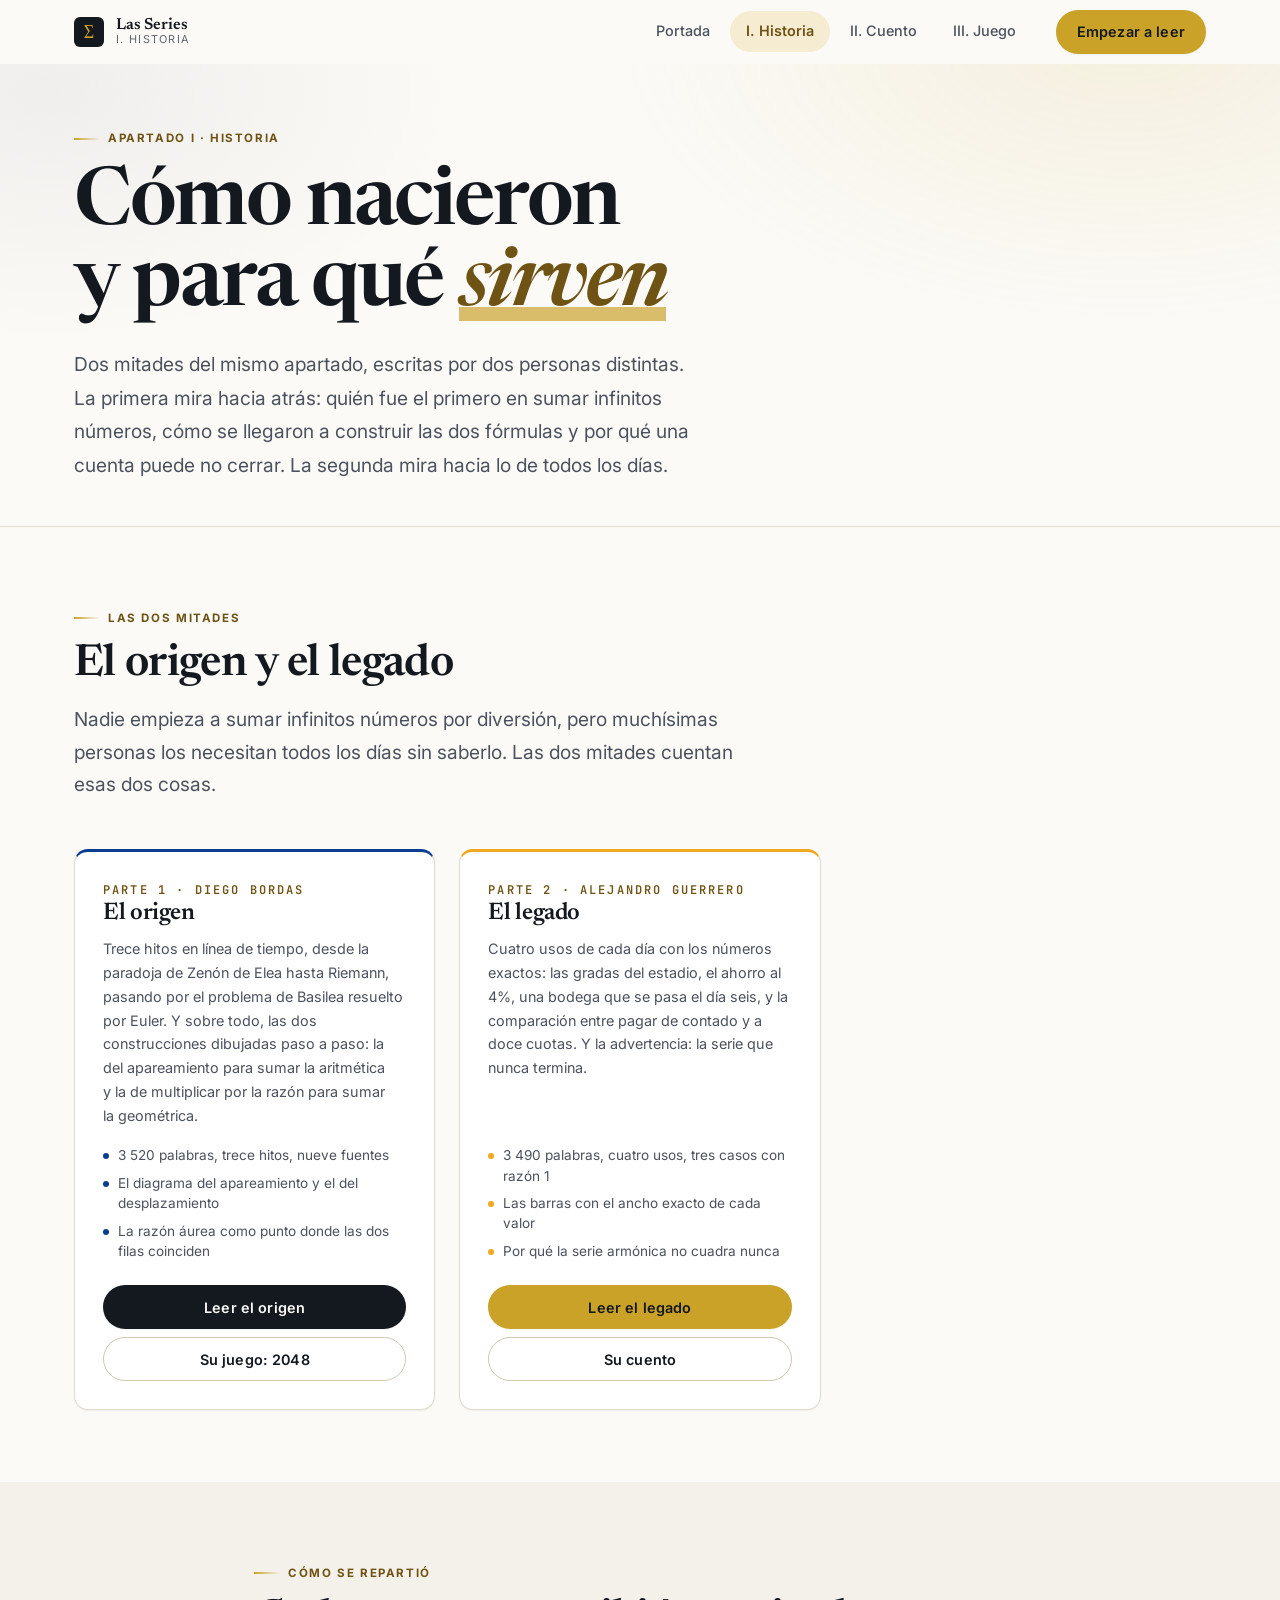
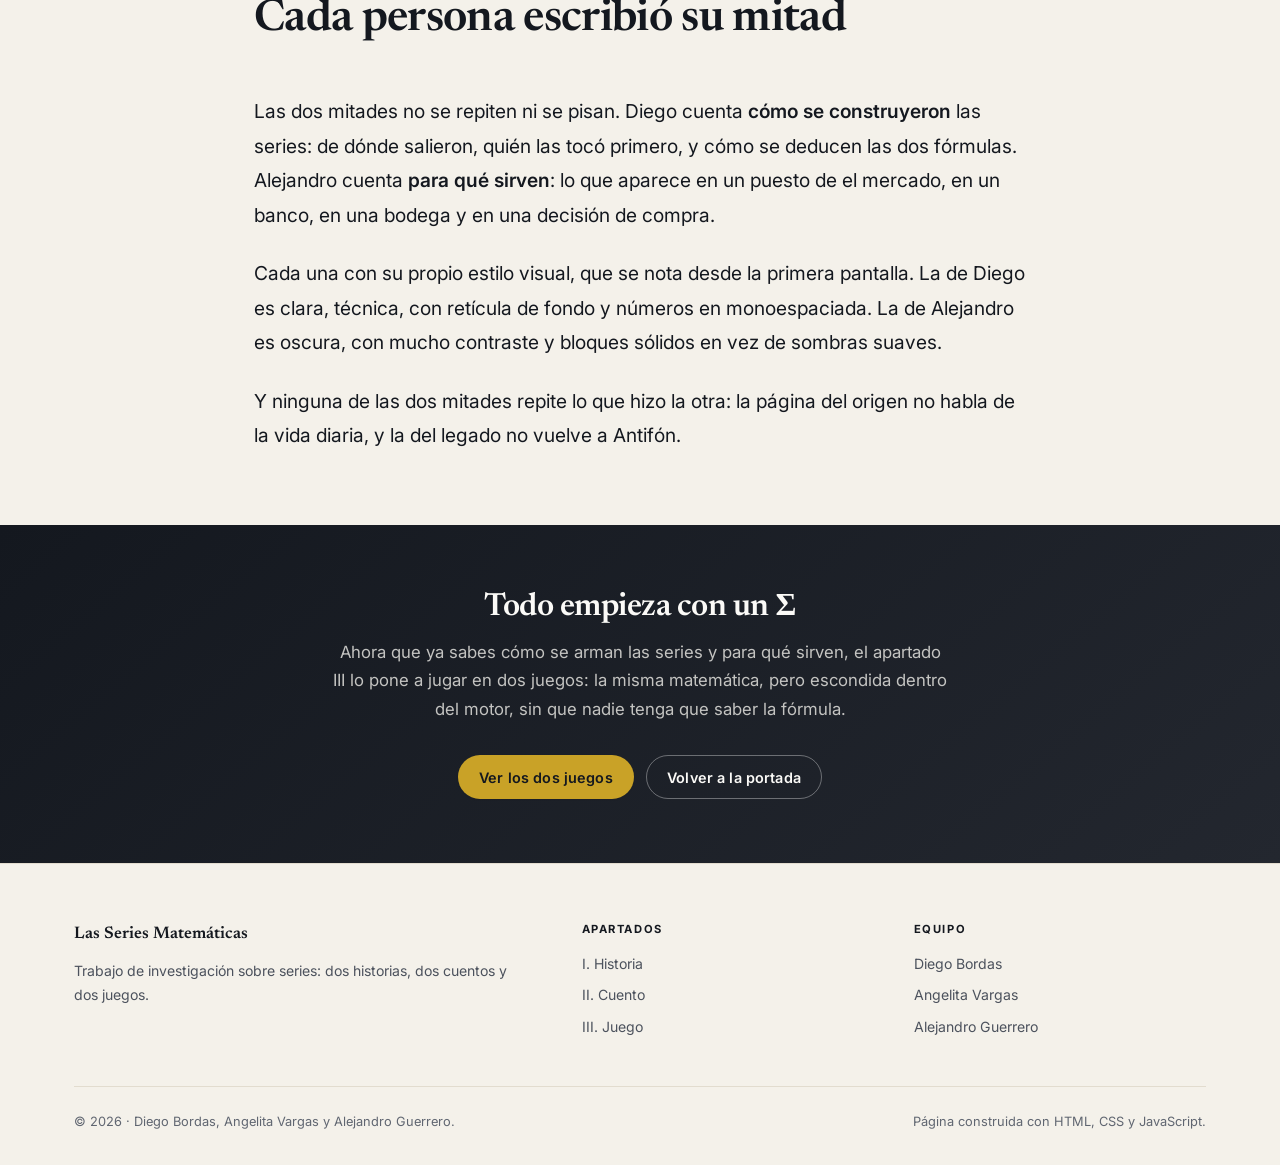
<file: historia.html>
<!DOCTYPE html>
<html lang="es">
<head>
<meta charset="UTF-8">
<meta name="viewport" content="width=device-width, initial-scale=1">
<title>I. Historia &mdash; Las Series Matem&aacute;ticas</title>
<meta name="description" content="Dos maneras de contar la historia de las series: de d&oacute;nde vinieron y para qu&eacute; sirven hoy, con ejemplos reales de la vida diaria.">
<meta name="theme-color" content="#14181f">
<link rel="preconnect" href="https://fonts.googleapis.com">
<link rel="preconnect" href="https://fonts.gstatic.com" crossorigin>
<!-- Las fuentes de Google no bloquean el dibujado: el navegador pinta la
     pagina con las del sistema y las cambia cuando llegan. Antes esta
     peticion estaba en el camino critico de las once paginas. -->
<link rel="preload" as="style" href="https://fonts.googleapis.com/css2?family=Inter:wght@400;500;600;700;800&family=Newsreader:ital,wght@0,400;0,600;1,600&family=JetBrains+Mono:wght@400;500;600&display=swap">
<link rel="stylesheet" href="https://fonts.googleapis.com/css2?family=Inter:wght@400;500;600;700;800&family=Newsreader:ital,wght@0,400;0,600;1,600&family=JetBrains+Mono:wght@400;500;600&display=swap" media="print" onload="this.media='all'">
    <noscript>
      <!-- Sin JavaScript el truco de abajo no funciona: la hoja queda en
           media="print" y las fuentes nunca se aplican. Esta linea es la
           que las carga de verdad para quien las apagó. -->
      <link rel="stylesheet" href="https://fonts.googleapis.com/css2?family=Inter:wght@400;500;600;700;800&family=Newsreader:ital,wght@0,400;0,600;1,600&family=JetBrains+Mono:wght@400;500;600&display=swap">
    </noscript>
<link rel="stylesheet" href="assets/css/base.css?v=20261021">
<link rel="stylesheet" href="assets/css/portada.css?v=20261021">
<link rel="icon" href="data:image/svg+xml,<svg xmlns='http://www.w3.org/2000/svg' viewBox='0 0 100 100'><rect width='100' height='100' rx='22' fill='%2314181f'/><text x='50' y='72' font-size='62' font-family='Georgia,serif' fill='%23c9a227' text-anchor='middle'>%CE%A3</text></svg>">
<link rel="stylesheet" href="assets/css/historia.css?v=20261023">
</head>

<body class="tema-portada">
<a class="skip-link" href="#contenido">Saltar al contenido principal</a>

<header class="nav" id="nav">
  <div class="caja nav__inside">
    <a class="marca" href="index.html" title="Ir a la portada">
      <svg class="marca__logo" viewBox="0 0 40 40" aria-hidden="true">
        <rect width="40" height="40" rx="8" fill="#14181f"/>
        <text x="20" y="28.5" font-size="24" font-family="Georgia, serif" fill="#c9a227" text-anchor="middle">&#931;</text>
      </svg>
      <span class="marca__texto">
        <span class="marca__titulo">Las Series</span>
        <span class="marca__sub">I. Historia</span>
      </span>
    </a>

    <button class="nav__interruptor" id="navInterruptor" aria-expanded="false"
            aria-controls="navMenu" aria-label="Abrir el men&uacute;">
      <span></span><span></span><span></span>
    </button>

    <div class="nav__menu" id="navMenu">
      <ul class="nav__enlaces">
        <li><a href="index.html">Portada</a></li>
        <li><a href="historia.html" aria-current="page">I. Historia</a></li>
        <li><a href="cuento.html">II. Cuento</a></li>
        <li><a href="juego.html">III. Juego</a></li>
      </ul>
      <div class="nav__cta">
        <a class="boton boton--acento" href="historia-diego.html">Empezar a leer</a>
      </div>
    </div>
  </div>
</header>

<main id="contenido">

  <section class="cabecera reticula" style="padding-block:3.5rem 2.75rem">
    <div class="caja">
      <span class="eyebrow">Apartado I &middot; Historia</span>
      <h1 class="cabecera__titulo" style="font-size:clamp(2.2rem,4vw+1rem,3.4rem);margin-top:1rem">
        C&oacute;mo nacieron y para qu&eacute; <em>sirven</em>
      </h1>
      <p class="cabecera__bajada">
        Dos mitades del mismo apartado, escritas por dos personas distintas. La
        primera mira hacia atr&aacute;s: qui&eacute;n fue el primero en sumar
        infinitos n&uacute;meros, c&oacute;mo se llegaron a construir las dos
        f&oacute;rmulas y por qu&eacute; una cuenta puede no cerrar. La segunda mira
        hacia lo de todos los d&iacute;as.
      </p>
    </div>
  </section>

  <section class="seccion" aria-labelledby="las-dos">
    <div class="caja">
      <div class="seccion-cab aparece">
        <span class="eyebrow">Las dos mitades</span>
        <h2 id="las-dos">El origen y el legado</h2>
        <p>
          Nadie empieza a sumar infinitos n&uacute;meros por diversi&oacute;n, pero
          much&iacute;simas personas los necesitan todos los d&iacute;as sin saberlo.
          Las dos mitades cuentan esas dos cosas.
        </p>
      </div>

      <div class="apartados">

        <article class="apartado aparece" style="border-top:3px solid #0b3d91">
          <span class="apartado__num">PARTE 1 &middot; DIEGO BORDAS</span>
          <h3 class="apartado__titulo">El origen</h3>
          <p class="apartado__texto">
            Trece hitos en l&iacute;nea de tiempo, desde la paradoja de Zen&oacute;n de
            Elea hasta Riemann, pasando por el problema de Basilea resuelto por
            Euler. Y sobre todo, las dos construcciones dibujadas paso a paso: la
            del apareamiento para sumar la aritm&eacute;tica y la de multiplicar por
            la raz&oacute;n para sumar la geom&eacute;trica.
          </p>
          <ul class="integrante__lista" style="--persona:#0b3d91;margin-top:1.1rem">
            <li>3 520 palabras, trece hitos, nueve fuentes</li>
            <li>El diagrama del apareamiento y el del desplazamiento</li>
            <li>La raz&oacute;n &aacute;urea como punto donde las dos filas coinciden</li>
          </ul>
          <div class="apartado__botones" style="margin-top:1.5rem">
            <a class="boton boton--solido" href="historia-diego.html">Leer el origen</a>
            <a class="boton boton--contorno" href="juego-2048.html">Su juego: 2048</a>
          </div>
        </article>

        <article class="apartado aparece" style="border-top:3px solid #f0a91e">
          <span class="apartado__num">PARTE 2 &middot; ALEJANDRO GUERRERO</span>
          <h3 class="apartado__titulo">El legado</h3>
          <p class="apartado__texto">
            Cuatro usos de cada d&iacute;a con los n&uacute;meros exactos: las gradas
            del estadio, el ahorro al 4%, una bodega que se pasa el d&iacute;a seis, y la
            comparaci&oacute;n entre pagar de contado y a doce cuotas. Y la
            advertencia: la serie que nunca termina.
          </p>
          <ul class="integrante__lista" style="--persona:#f0a91e;margin-top:1.1rem">
            <li>3 490 palabras, cuatro usos, tres casos con raz&oacute;n 1</li>
            <li>Las barras con el ancho exacto de cada valor</li>
            <li>Por qu&eacute; la serie arm&oacute;nica no cuadra nunca</li>
          </ul>
          <div class="apartado__botones" style="margin-top:1.5rem">
            <a class="boton boton--acento" href="historia-alejandro.html">Leer el legado</a>
            <a class="boton boton--contorno" href="cuento-alejandro.html">Su cuento</a>
          </div>
        </article>

      </div>
    </div>
  </section>

  <section class="seccion seccion--alt" aria-labelledby="reparto">
    <div class="caja caja--angosta">
      <div class="seccion-cab aparece">
        <span class="eyebrow">C&oacute;mo se reparti&oacute;</span>
        <h2 id="reparto">Cada persona escribi&oacute; su mitad</h2>
      </div>
      <div class="prose aparece">
        <p>
          Las dos mitades no se repiten ni se pisan. Diego cuenta <strong>c&oacute;mo se
          construyeron</strong> las series: de d&oacute;nde salieron, qui&eacute;n las
          toc&oacute; primero, y c&oacute;mo se deducen las dos f&oacute;rmulas. Alejandro
          cuenta <strong>para qu&eacute; sirven</strong>: lo que aparece en un puesto de
          el mercado, en un banco, en una bodega y en una decisi&oacute;n de compra.
        </p>
        <p>
          Cada una con su propio estilo visual, que se nota desde la primera
          pantalla. La de Diego es clara, t&eacute;cnica, con ret&iacute;cula de fondo y
          n&uacute;meros en monoespaciada. La de Alejandro es oscura, con mucho
          contraste y bloques s&oacute;lidos en vez de sombras suaves.
        </p>
        <p>
          Y ninguna de las dos mitades repite lo que hizo la otra: la p&aacute;gina del
          origen no habla de la vida diaria, y la del legado no vuelve a Antif&oacute;n.
        </p>
      </div>
    </div>
  </section>

  <section class="cierre">
    <div class="caja">
      <h2 class="cierre__titulo">Todo empieza con un &Sigma;</h2>
      <p class="cierre__texto">
        Ahora que ya sabes c&oacute;mo se arman las series y para qu&eacute; sirven, el
        apartado III lo pone a jugar en dos juegos: la misma matem&aacute;tica, pero
        escondida dentro del motor, sin que nadie tenga que saber la f&oacute;rmula.
      </p>
      <div class="cierre__acciones">
        <a class="boton boton--solido" href="juego.html">Ver los dos juegos</a>
        <a class="boton boton--contorno" href="index.html">Volver a la portada</a>
      </div>
    </div>
  </section>

</main>

<footer class="pie">
  <div class="caja">
    <div class="footer__grid">
      <div>
        <p class="pie__titulo">Las Series Matem&aacute;ticas</p>
        <p>Trabajo de investigación sobre series: dos historias, dos cuentos y dos juegos.</p>
      </div>
      <div>
        <p class="pie__rotulo">Apartados</p>
        <ul>
          <li><a href="historia.html">I. Historia</a></li>
          <li><a href="cuento.html">II. Cuento</a></li>
          <li><a href="juego.html">III. Juego</a></li>
        </ul>
      </div>
      <div>
        <p class="pie__rotulo">Equipo</p>
        <ul>
          <li>Diego Bordas</li>
          <li>Angelita Vargas</li>
          <li>Alejandro Guerrero</li>
        </ul>
      </div>
    </div>    <div class="pie__abajo">
      <span>&copy; 2026 &middot; Diego Bordas, Angelita Vargas y Alejandro Guerrero.</span>
      <span>P&aacute;gina construida con HTML, CSS y JavaScript.</span>
    </div>
  </div>
</footer>

<script src="assets/js/app.js?v=20261023" defer></script>
<script src="assets/js/historia.js?v=20261021" defer></script>
</body>
</html>
</file>
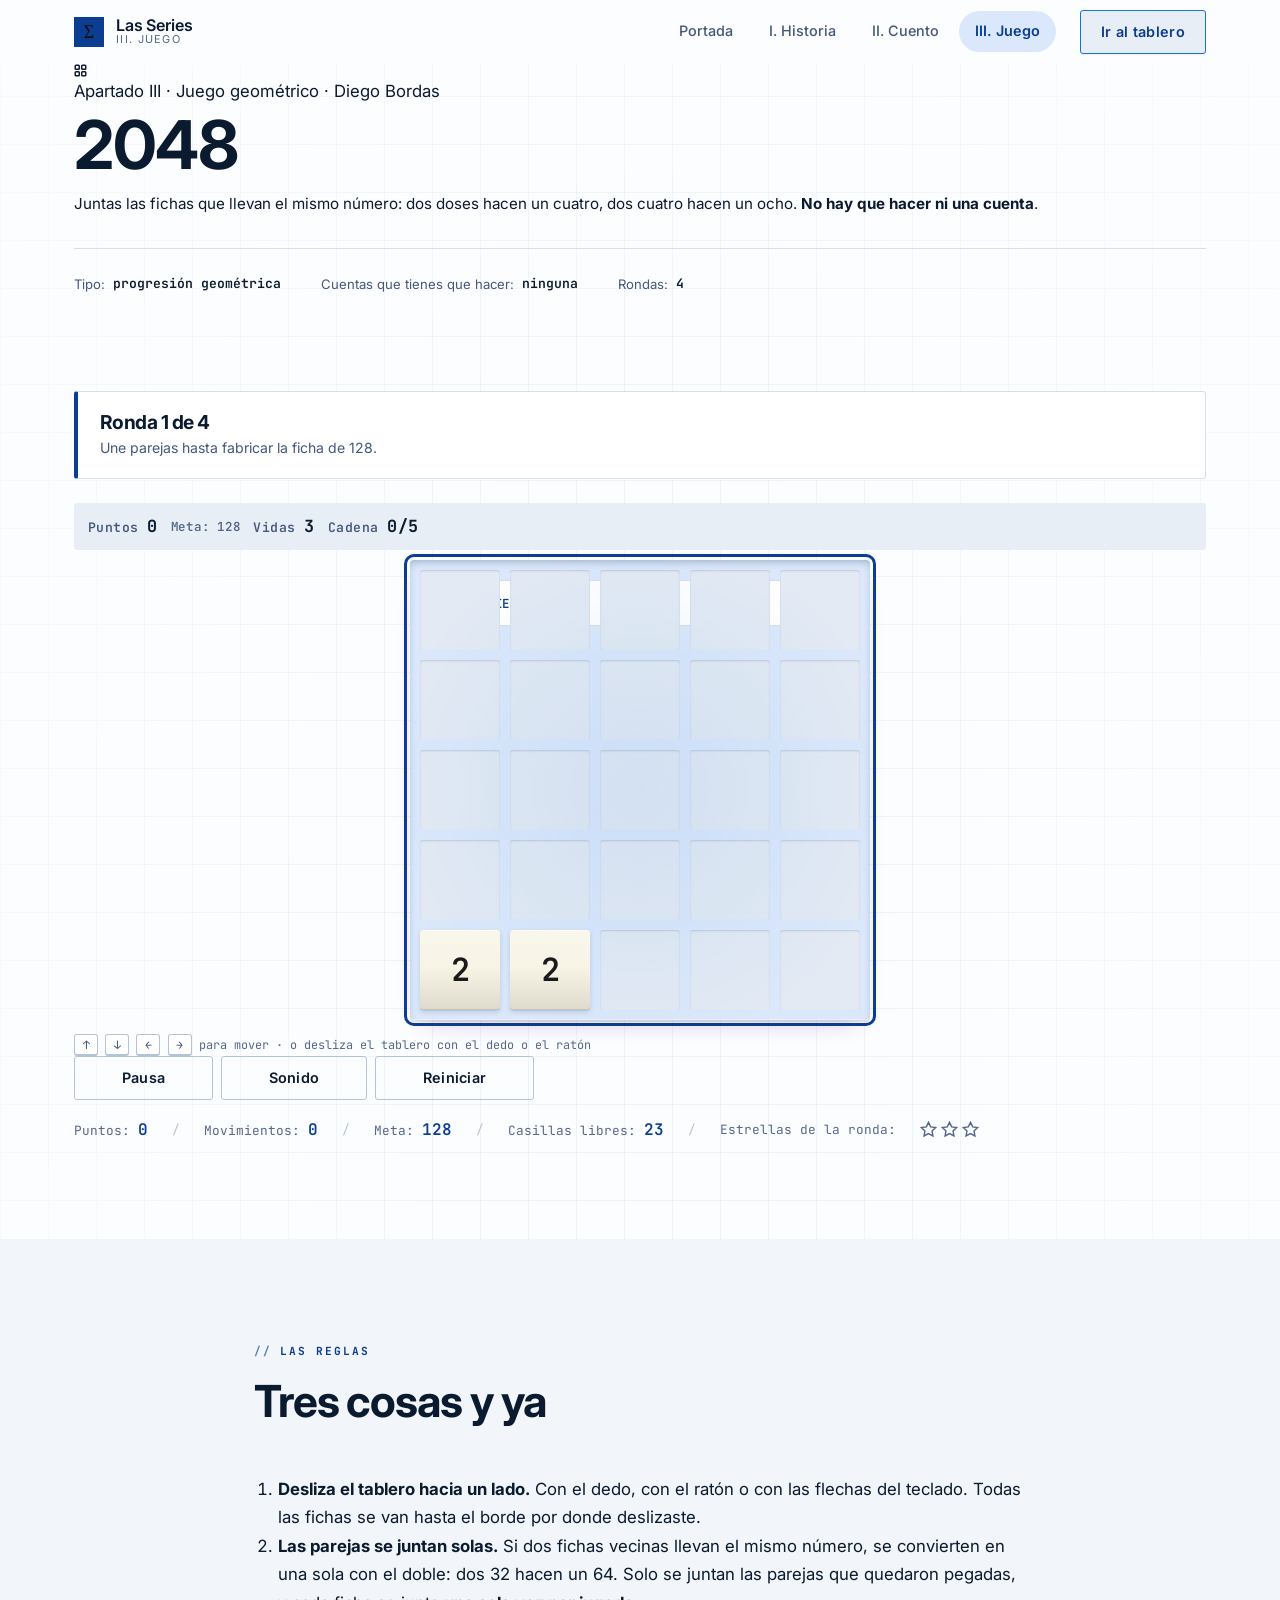
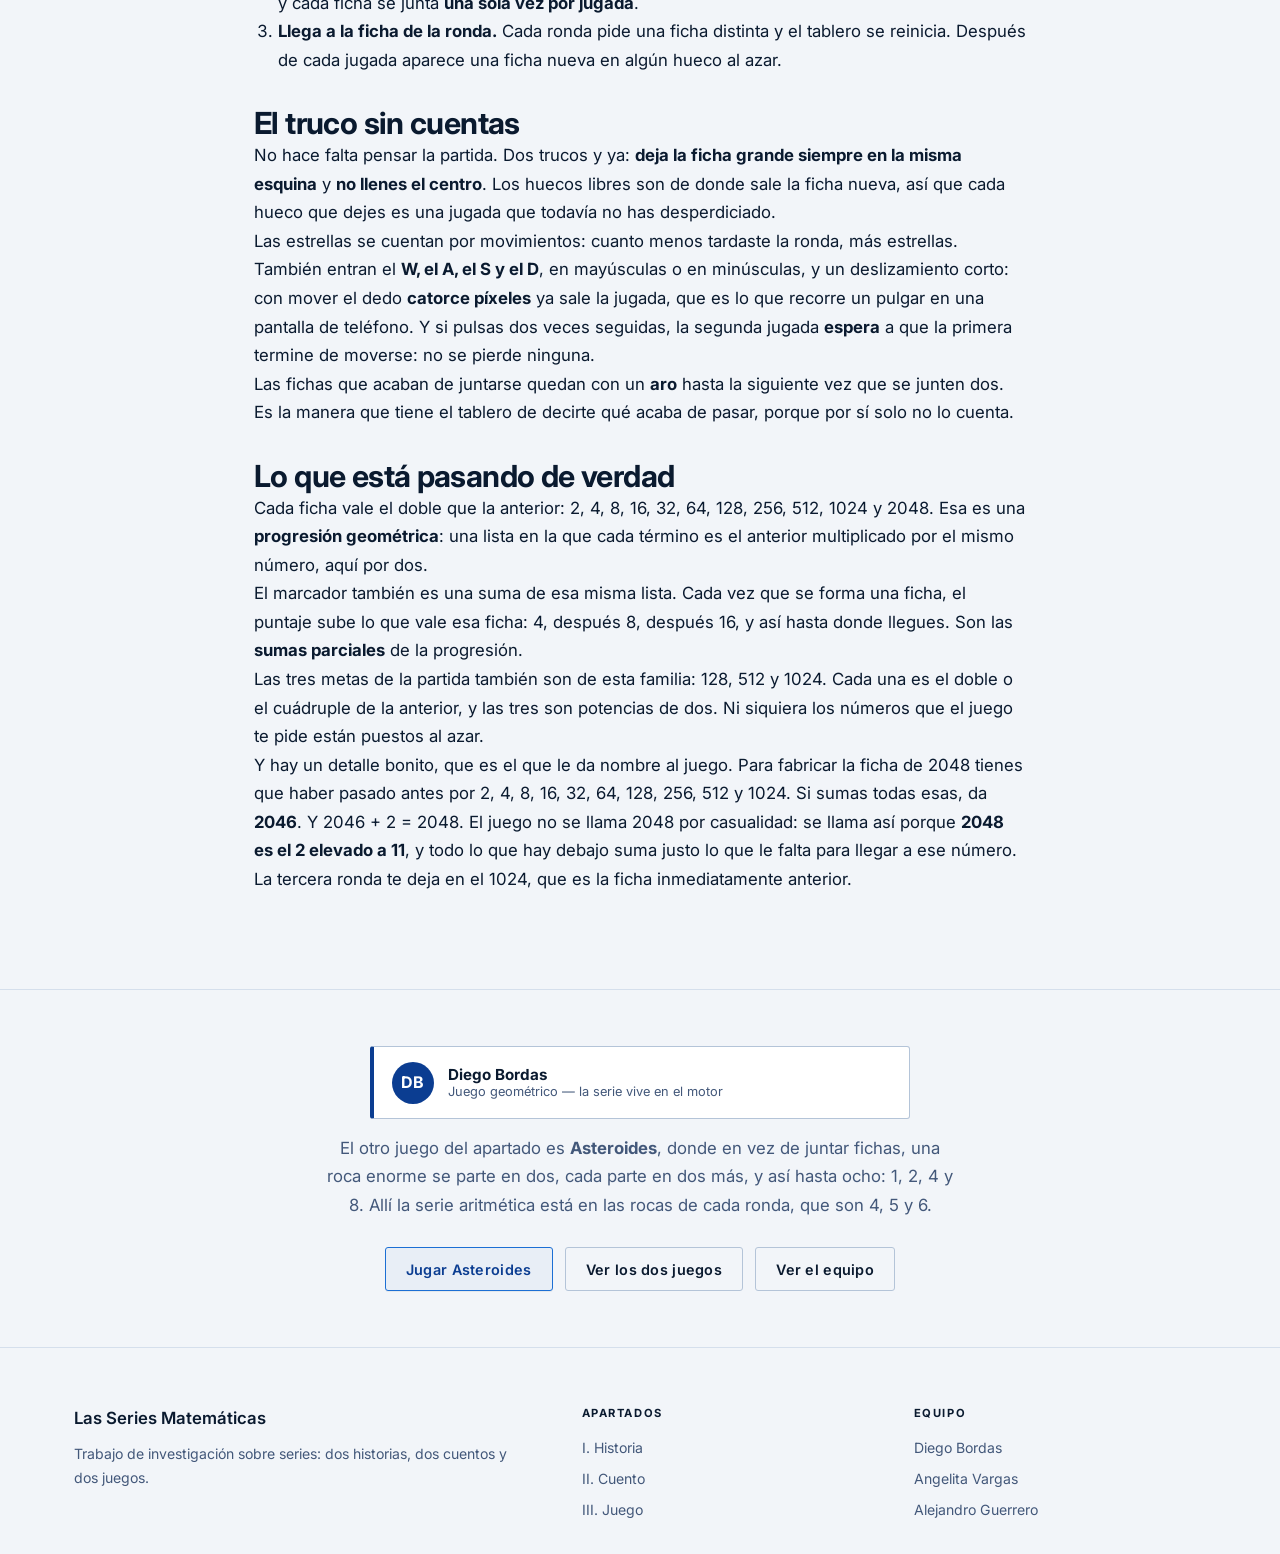
<file: juego-2048.html>
<!DOCTYPE html>
<html lang="es">
<head>
<meta charset="UTF-8">
<meta name="viewport" content="width=device-width, initial-scale=1">
<title>2048 &mdash; juego geom&eacute;trico de Diego Bordas</title>
<meta name="description" content="Desliza el tablero y junta las fichas que llevan el mismo n&uacute;mero: dos doses hacen un cuatro, dos cuatro hacen un ocho. Un juego donde la serie vive en el c&oacute;digo y no en tus cuentas.">
<meta name="theme-color" content="#fcfdff">
<link rel="preconnect" href="https://fonts.googleapis.com">
<link rel="preconnect" href="https://fonts.gstatic.com" crossorigin>
<!-- Las fuentes de Google no bloquean el dibujado: el navegador pinta la
     pagina con las del sistema y las cambia cuando llegan. Antes esta
     peticion estaba en el camino critico de las once paginas. -->
<link rel="preload" as="style" href="https://fonts.googleapis.com/css2?family=Inter:wght@400;500;600;700;800&family=Newsreader:ital,wght@0,400;0,600;1,600&family=JetBrains+Mono:wght@400;500;600&display=swap">
<link rel="stylesheet" href="https://fonts.googleapis.com/css2?family=Inter:wght@400;500;600;700;800&family=Newsreader:ital,wght@0,400;0,600;1,600&family=JetBrains+Mono:wght@400;500;600&display=swap" media="print" onload="this.media='all'">
    <noscript>
      <!-- Sin JavaScript el truco de abajo no funciona: la hoja queda en
           media="print" y las fuentes nunca se aplican. Esta linea es la
           que las carga de verdad para quien las apagó. -->
      <link rel="stylesheet" href="https://fonts.googleapis.com/css2?family=Inter:wght@400;500;600;700;800&family=Newsreader:ital,wght@0,400;0,600;1,600&family=JetBrains+Mono:wght@400;500;600&display=swap">
    </noscript>
<link rel="stylesheet" href="assets/css/base.css?v=20261021">
<link rel="stylesheet" href="assets/css/diego.css?v=20261021">
<link rel="stylesheet" href="assets/css/juego-2048.css?v=20261021">
<link rel="icon" href="data:image/svg+xml,<svg xmlns='http://www.w3.org/2000/svg' viewBox='0 0 100 100'><rect width='100' height='100' rx='22' fill='%230b3d91'/><text x='50' y='70' font-size='54' font-family='Georgia,serif' fill='%23ffffff' text-anchor='middle'>2</text></svg>">
</head>

<body class="tema-diego reticula">
<a class="skip-link" href="#contenido">Saltar al contenido principal</a>

<header class="nav" id="nav">
  <div class="caja nav__inside">
    <a class="marca" href="index.html" title="Ir a la portada">
      <svg class="marca__logo" viewBox="0 0 40 40" aria-hidden="true">
          <rect width="40" height="40" fill="#0b3d91"/>
          <text x="20" y="28.5" font-size="24" font-family="Georgia, serif" fill="#17110a" text-anchor="middle">&#931;</text>
      </svg>
      <span class="marca__texto">
        <span class="marca__titulo">Las Series</span>
        <span class="marca__sub">III. Juego</span>
      </span>
    </a>

    <button class="nav__interruptor" id="navInterruptor" aria-expanded="false"
            aria-controls="navMenu" aria-label="Abrir el men&uacute;">
      <span></span><span></span><span></span>
    </button>

    <div class="nav__menu" id="navMenu">
      <ul class="nav__enlaces">
        <li><a href="index.html">Portada</a></li>
        <li><a href="historia.html">I. Historia</a></li>
        <li><a href="cuento.html">II. Cuento</a></li>
        <li><a href="juego.html" aria-current="page">III. Juego</a></li>
      </ul>
      <div class="nav__cta">
        <a class="boton boton--acento" href="#tablero">Ir al tablero</a>
      </div>
    </div>
  </div>
</header>

<main id="contenido">

  <section class="cab-pagina">
    <div class="caja">
      <span class="cab-pagina__codigo">
        <svg width="13" height="13" viewBox="0 0 16 16" fill="none" stroke="currentColor" stroke-width="1.8" stroke-linecap="round" aria-hidden="true"><rect x="1.5" y="1.5" width="5" height="5" rx="1"/><rect x="9.5" y="1.5" width="5" height="5" rx="1"/><rect x="1.5" y="9.5" width="5" height="5" rx="1"/><rect x="9.5" y="9.5" width="5" height="5" rx="1"/></svg>
Apartado III &middot; Juego geom&eacute;trico &middot; Diego Bordas
      </span>
      <h1 class="cab-pagina__titulo">2048</h1>
      <!-- TAREA T19: la bajada larga vive ahora dentro del panel plegable de
           la mecanica, debajo del tablero. El Hero queda compacto para que el
           juego entre en la primera pantalla de un movil de 375x750. No se
           borro ninguna palabra: el texto esta intacto bajo el summary. -->
      <p class="cab-pagina__bajada cab-pagina__bajada--compacta">
        Juntas las fichas que llevan el mismo n&uacute;mero: dos doses hacen un
        cuatro, dos cuatro hacen un ocho. <strong>No hay que hacer ni una
        cuenta</strong>.
      </p>
      <div class="cab-pagina__pie">
        <span>Tipo: <b>progresi&oacute;n geom&eacute;trica</b></span>
        <span>Cuentas que tienes que hacer: <b>ninguna</b></span>
        <span>Rondas: <b>4</b></span>
      </div>
    </div>
  </section>

  <section class="seccion" id="juego" aria-labelledby="tituloRonda">
    <div class="caja">

      <div class="ronda-oscura mb-6">
        <div>
          <h2 class="ronda-oscura__titulo" id="tituloRonda">Ronda 1 de 4</h2>
          <p class="ronda-oscura__lema" id="lemaRonda">Une parejas hasta fabricar la ficha de 128.</p>
        </div>
        <div class="marcador" id="marcador" role="img" aria-label="Rondas de la partida"></div>
      </div>

      <div class="dosmil">
        <div class="dosmil__barra">
          <span class="dosmil__meta">Puntos <b id="leerPuntos">0</b></span>
          <span class="dosmil__estado" id="estadoTablero">Meta: 128</span>
          <span class="dosmil__meta">Vidas <b id="leerVidas">3</b></span>
          <span class="dosmil__meta">Cadena <b id="leerCadena">0/5</b></span>
        </div>

        <div class="dosmil__tablero" id="tablero" tabindex="0" role="application"
             aria-label="Tablero de 2048. Usa las flechas del teclado o desliza el tablero para mover las fichas.">
          <div class="dosmil__celdas" id="celdas" aria-hidden="true"></div>
          <div class="dosmil__brillo" id="brillo" aria-hidden="true"></div>
          <div class="dosmil__fichas" id="fichas"></div>
          <div class="dosmil__chispa" id="chispa" aria-hidden="true"></div>
          <div class="dosmil__confeti" id="confeti" aria-hidden="true"></div>
          <div class="dosmil__fase" id="faseHecha" aria-live="polite" aria-atomic="true" hidden>
            <div class="dosmil__fase-inner">
              <div class="dosmil__fase-titulo">FASE SUPERADA</div>
              <div class="dosmil__fase-num" id="faseHechaNum">128</div>
            </div>
          </div>

          <!-- TAREA T26: declaracion de la mecanica, plegada por defecto para
               no robar altura a la primera pantalla. -->
          <details class="dosmil__mecanica">
            <summary>&iquest;Qu&eacute; serie juegas?</summary>
            <p>Este tablero es de <strong>5&times;5</strong>, inspirado en la serie de
              sucesiones de orden superior. Cada ficha vale el doble de la anterior
              &mdash;2, 4, 8, 16&hellip;&mdash;, una progresi&oacute;n geom&eacute;trica de
              raz&oacute;n 2 que est&aacute; en el motor, no en tus cuentas.</p>
            <p>Un tablero de n&uacute;meros al cuadrado. Deslizas hacia un lado y las fichas que
              llevan el mismo n&uacute;mero se juntan en una del doble: dos doses hacen un
              cuatro, dos cuatro hacen un ocho. El juego se llama as&iacute; porque su ficha
              mayor es la de 2048, y para llegar a ella hay que pasar antes por
              todas las de abajo. <strong>No hay que hacer ni una cuenta</strong>: solo
              juntas parejas.</p>
          </details>
        </div>

        <p class="dosmil__teclas">
          <span class="dosmil__tecla">&#8593;</span>
          <span class="dosmil__tecla">&#8595;</span>
          <span class="dosmil__tecla">&#8592;</span>
          <span class="dosmil__tecla">&#8594;</span>
          <span>para mover &middot; o desliza el tablero con el dedo o el rat&oacute;n</span>
        </p>
      </div>

      <!-- TAREA T23: los mandos van FUERA del bounding box del tablero, en su
           propia fila de control. Cada boton respeta el area tactil minima de
           44x44 px (game-controls.css). -->
      <div class="game-controls" role="group" aria-label="Controles del juego">
        <button class="boton boton--contorno game-controls__boton" type="button" id="btnPausa"
                aria-pressed="false" aria-label="Pausar el juego">Pausa</button>
        <button class="boton boton--contorno game-controls__boton" type="button" id="btnSilencio"
                aria-pressed="false" aria-label="Silenciar el sonido">Sonido</button>
        <button class="boton boton--contorno game-controls__boton" type="button" id="btnReiniciar"
                aria-label="Reiniciar la ronda">Reiniciar</button>
      </div>

      <p class="visualmente-oculto" id="lecturaViva" role="status" aria-live="polite" aria-atomic="true"></p>

      <div class="turno turno-2048" id="turno" hidden>
        <p class="turno__texto" id="textoTurno">Ronda terminada.</p>
        <div class="turno-2048__acciones">
          <button class="boton boton--acento" type="button" id="btnSeguir">Ronda siguiente</button>
          <button class="boton boton--contorno" type="button" id="btnPista" aria-expanded="false" aria-controls="pista">
            Necesito ayuda
          </button>
        </div>
      </div>

      <div class="pista" id="pista" hidden>
        <p id="textoPista"></p>
      </div>

      <div class="lectura">
        <span>Puntos: <b id="leerPuntos2">0</b></span>
        <span class="lectura__punto">/</span>
        <span>Movimientos: <b id="leerMovimientos">0</b></span>
        <span class="lectura__punto">/</span>
        <span>Meta: <b id="leerMeta">128</b></span>
        <span class="lectura__punto">/</span>
        <span>Casillas libres: <b id="leerLibres">0</b></span>
        <span class="lectura__punto">/</span>
        <span>Estrellas de la ronda:</span>
        <span class="estrellas" id="estrellas" role="img"></span>
        <span class="visualmente-oculto" id="lecturaEstrellas"></span>
      </div>

      <div class="chamaco" id="chamaco" hidden>
        <span id="chamacoIcono" aria-hidden="true"></span>
        <span id="chamacoTexto"></span>
      </div>
    </div>
  </section>

  <!-- ==================================================================
       COMO SE JUEGA
       ================================================================== -->
  <section class="seccion seccion--alt" aria-labelledby="reglas">
    <div class="caja caja--angosta">
      <div class="seccion-cab aparece">
        <span class="eyebrow">Las reglas</span>
        <h2 id="reglas">Tres cosas y ya</h2>
      </div>

      <ol class="pasos aparece">
        <li>
          <strong>Desliza el tablero hacia un lado.</strong> Con el dedo, con el
          rat&oacute;n o con las flechas del teclado. Todas las fichas se van
          hasta el borde por donde deslizaste.
        </li>
        <li>
          <strong>Las parejas se juntan solas.</strong> Si dos fichas vecinas
          llevan el mismo n&uacute;mero, se convierten en una sola con el doble:
          dos 32 hacen un 64. Solo se juntan las parejas que quedaron
          pegadas, y cada ficha se junta <strong>una sola vez por jugada</strong>.
        </li>
        <li>
          <strong>Llega a la ficha de la ronda.</strong> Cada ronda pide una
          ficha distinta y el tablero se reinicia. Despu&eacute;s de cada jugada
          aparece una ficha nueva en alg&uacute;n hueco al azar.
        </li>
      </ol>

      <div class="destacado mt-6 aparece">
        <h3>El truco sin cuentas</h3>
        <p>
          No hace falta pensar la partida. Dos trucos y ya:
          <strong>deja la ficha grande siempre en la misma esquina</strong> y
          <strong>no llenes el centro</strong>. Los huecos libres son de donde
          sale la ficha nueva, as&iacute; que cada hueco que dejes es una
          jugada que todav&iacute;a no has desperdiciado.
        </p>
        <p>
          Las estrellas se cuentan por movimientos: cuanto menos tardaste
          la ronda, m&aacute;s estrellas.
        </p>
        <p>
          Tambi&eacute;n entran el <strong>W, el A, el S y el D</strong>, en
          may&uacute;sculas o en min&uacute;sculas, y un deslizamiento corto: con
          mover el dedo <strong>catorce p&iacute;xeles</strong> ya sale la jugada,
          que es lo que recorre un pulgar en una pantalla de tel&eacute;fono.
          Y si pulsas dos veces seguidas, la segunda jugada <strong>espera</strong>
          a que la primera termine de moverse: no se pierde ninguna.
        </p>
        <p>
          Las fichas que acaban de juntarse quedan con un <strong>aro</strong>
          hasta la siguiente vez que se junten dos. Es la manera que tiene el
          tablero de decirte qu&eacute; acaba de pasar, porque por s&iacute; solo
          no lo cuenta.
        </p>
      </div>

      <div class="matematica mt-6 aparece">
        <h3>Lo que est&aacute; pasando de verdad</h3>
        <p>
          Cada ficha vale el doble que la anterior: 2, 4, 8, 16, 32, 64, 128,
          256, 512, 1024 y 2048. Esa es una <strong>progresi&oacute;n
          geom&eacute;trica</strong>: una lista en la que cada t&eacute;rmino es el
          anterior multiplicado por el mismo n&uacute;mero, aqu&iacute; por dos.
        </p>
        <p>
          El marcador tambi&eacute;n es una suma de esa misma lista. Cada vez que
          se forma una ficha, el puntaje sube lo que vale esa ficha: 4, despu&eacute;s
          8, despu&eacute;s 16, y as&iacute; hasta donde llegues. Son las
          <strong>sumas parciales</strong> de la progresi&oacute;n.
        </p>
        <p>
          Las tres metas de la partida tambi&eacute;n son de esta familia: 128,
          512 y 1024. Cada una es el doble o el cu&aacute;druple de la anterior,
          y las tres son potencias de dos. Ni siquiera los n&uacute;meros que el
          juego te pide est&aacute;n puestos al azar.
        </p>
        <p>
          Y hay un detalle bonito, que es el que le da nombre al juego. Para
          fabricar la ficha de 2048 tienes que haber pasado antes por 2, 4, 8,
          16, 32, 64, 128, 256, 512 y 1024. Si sumas todas esas, da
          <strong>2046</strong>. Y 2046 + 2 = 2048. El juego no se llama 2048
          por casualidad: se llama as&iacute; porque <strong>2048 es el 2 elevado
          a 11</strong>, y todo lo que hay debajo suma justo lo que le falta
          para llegar a ese n&uacute;mero. La tercera ronda te deja en el 1024,
          que es la ficha inmediatamente anterior.
        </p>
      </div>
    </div>
  </section>

  <section class="cierre-juego">
    <div class="caja">
      <div class="autor aparece">
        <span class="autor__inicial" aria-hidden="true">DB</span>
        <span class="autor__datos">
          <span class="autor__nombre">Diego Bordas</span>
          <span class="autor__pieza">Juego geom&eacute;trico &mdash; la serie vive en el motor</span>
        </span>
      </div>
    <p class="cierre-juego__texto">
      El otro juego del apartado es <strong>Asteroides</strong>, donde en vez de
      juntar fichas, una roca enorme se parte en dos, cada parte en dos
      más, y así hasta ocho: 1, 2, 4 y 8. Allí la serie aritmética está
      en las rocas de cada ronda, que son 4, 5 y 6.
    </p>
<div class="cierre-juego__acciones">
        <a class="boton boton--acento" href="juego-asteroides.html">Jugar Asteroides</a>
        <a class="boton boton--contorno" href="juego.html">Ver los dos juegos</a>
        <a class="boton boton--contorno" href="index.html#equipo">Ver el equipo</a>
      </div>
    </div>
  </section>

</main>

<footer class="pie">
  <div class="caja">
    <div class="footer__grid">
      <div>
        <p class="pie__titulo">Las Series Matem&aacute;ticas</p>
        <p>Trabajo de investigación sobre series: dos historias, dos cuentos y dos juegos.</p>
      </div>
      <div>
        <p class="pie__rotulo">Apartados</p>
        <ul>
          <li><a href="historia.html">I. Historia</a></li>
          <li><a href="cuento.html">II. Cuento</a></li>
          <li><a href="juego.html">III. Juego</a></li>
        </ul>
      </div>
      <div>
        <p class="pie__rotulo">Equipo</p>
        <ul>
          <li>Diego Bordas</li>
          <li>Angelita Vargas</li>
          <li>Alejandro Guerrero</li>
        </ul>
      </div>
    </div>
  </div>
</footer>

<script src="assets/js/app.js?v=20261023" defer></script>
<script src="assets/js/2048.js?v=20261021" defer></script>
</body>
</html>
</file>
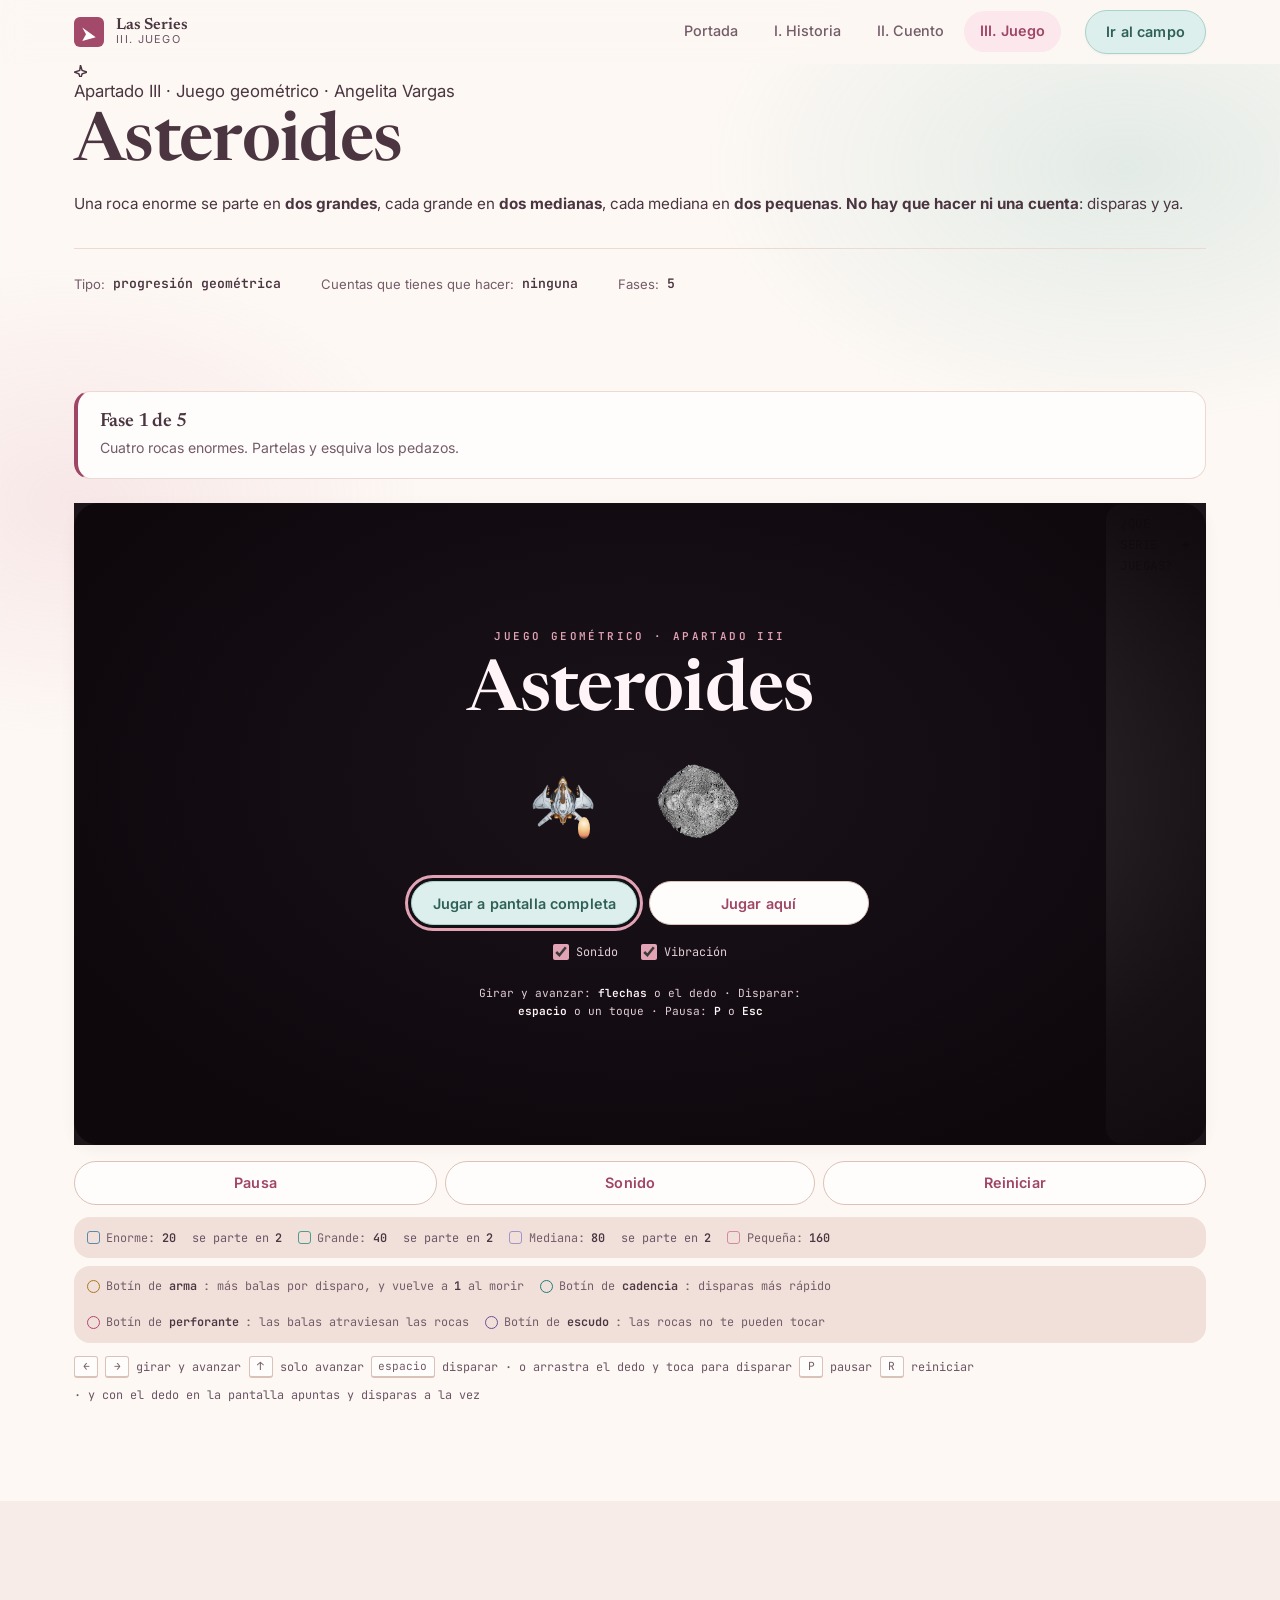
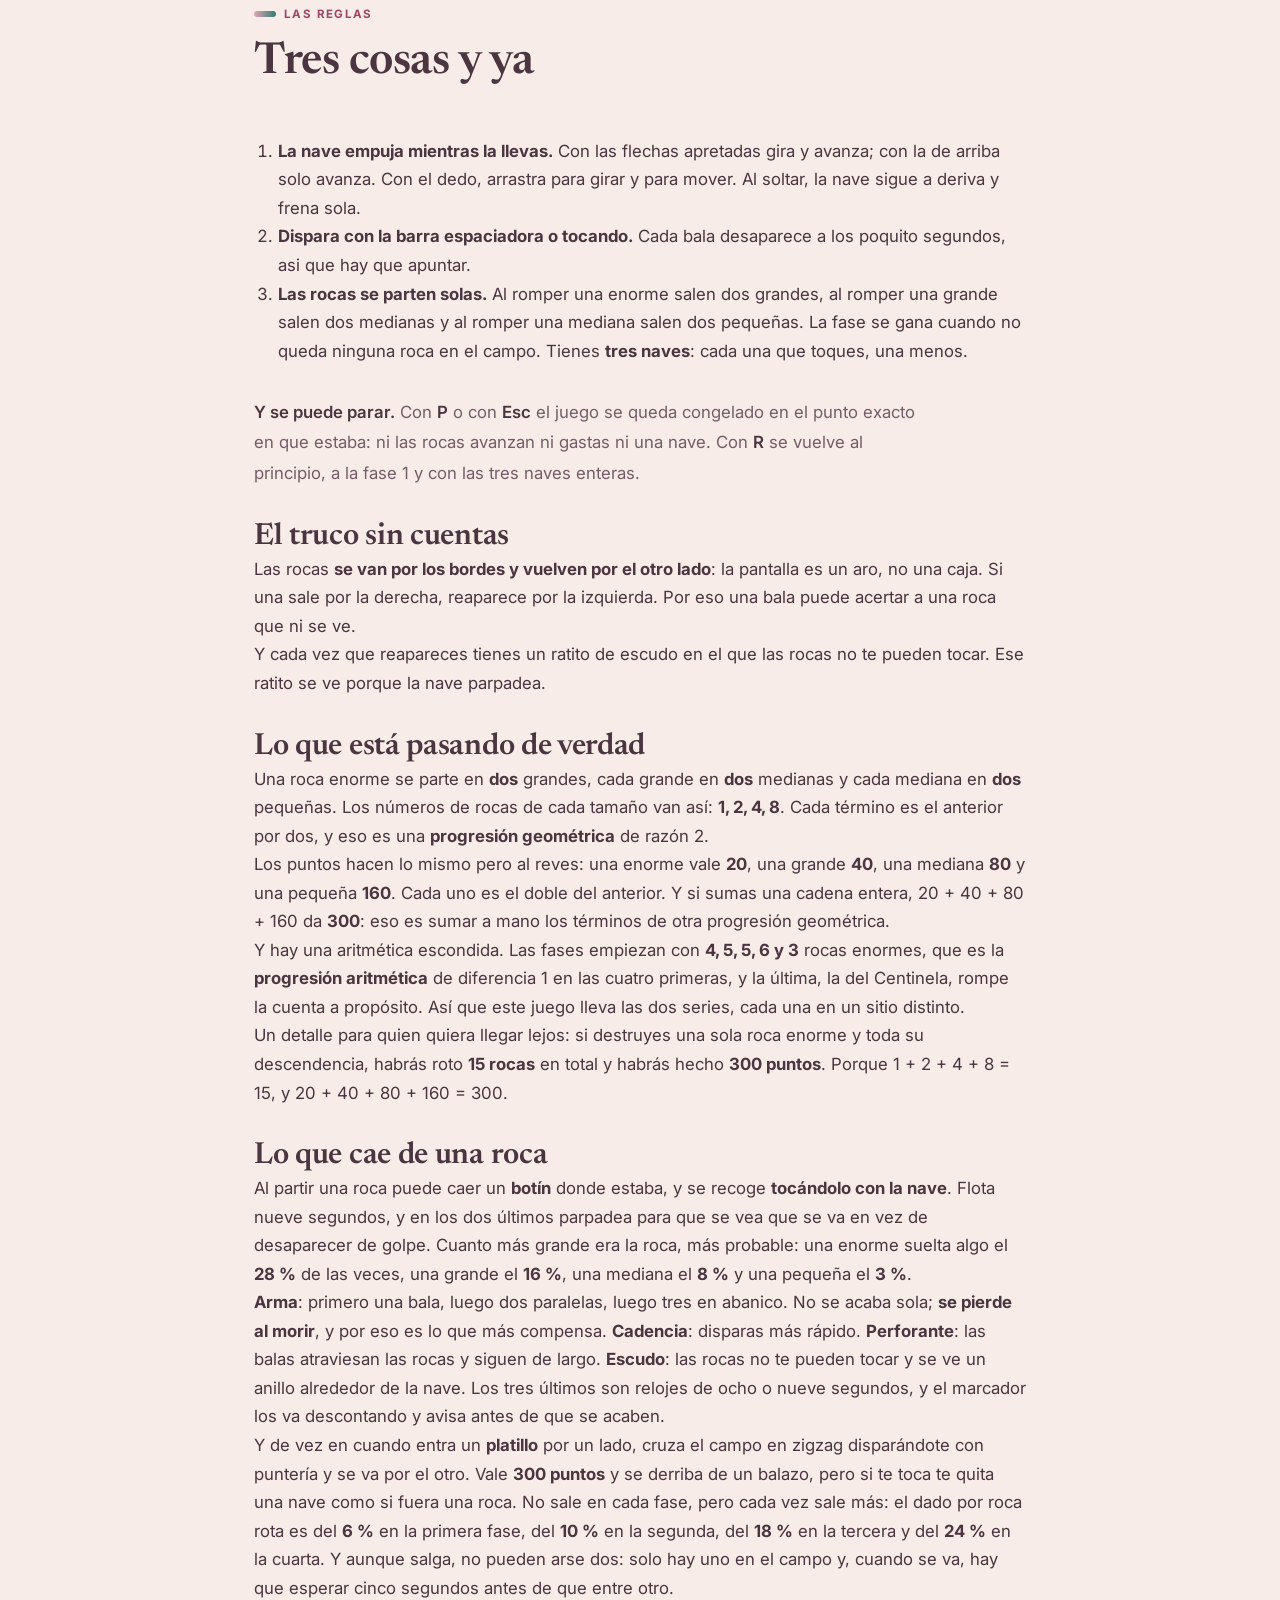
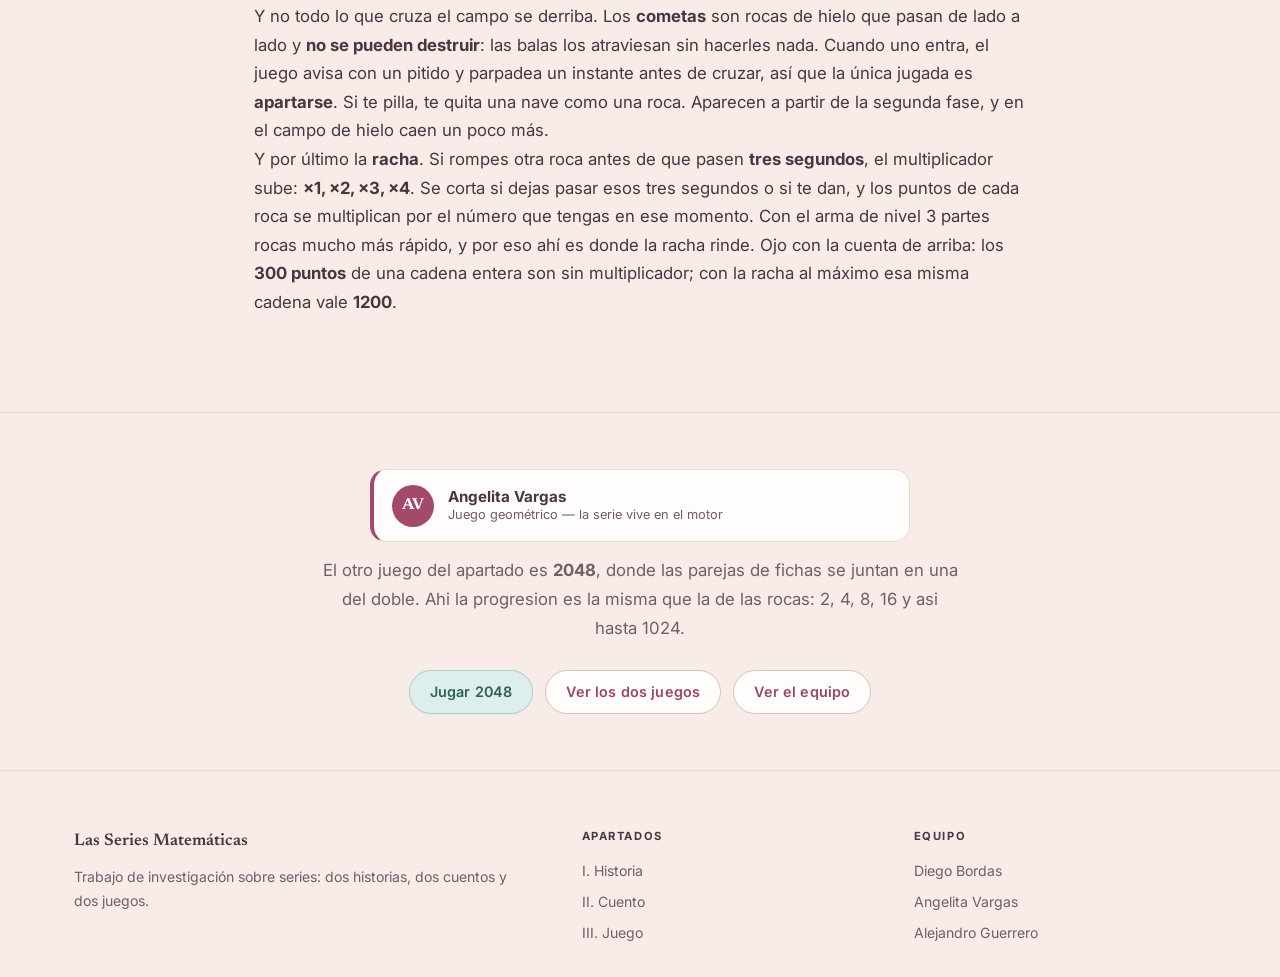
<file: juego-asteroides.html>
<!DOCTYPE html>
<html lang="es">
<head>
<meta charset="UTF-8">
<meta name="viewport" content="width=device-width, initial-scale=1">
<title>Asteroides &mdash; juego geom&eacute;trico de Angelita Vargas</title>
<meta name="description" content="Una roca grande se parte en dos medianas y cada mediana en cuatro peque&ntilde;as. Los puntos se duplican en cada partici&oacute;n: 20, 40, 80. Un juego donde las dos series viven en el c&oacute;digo.">
<meta name="theme-color" content="#fdf8f4">
<link rel="preconnect" href="https://fonts.googleapis.com">
<link rel="preconnect" href="https://fonts.gstatic.com" crossorigin>
<!-- Las fuentes de Google no bloquean el dibujado: el navegador pinta la
     pagina con las del sistema y las cambia cuando llegan. Antes esta
     peticion estaba en el camino critico de las once paginas. -->
<link rel="preload" as="style" href="https://fonts.googleapis.com/css2?family=Inter:wght@400;500;600;700;800&family=Newsreader:ital,wght@0,400;0,600;1,600&family=JetBrains+Mono:wght@400;500;600&display=swap">
<link rel="stylesheet" href="https://fonts.googleapis.com/css2?family=Inter:wght@400;500;600;700;800&family=Newsreader:ital,wght@0,400;0,600;1,600&family=JetBrains+Mono:wght@400;500;600&display=swap" media="print" onload="this.media='all'">
    <noscript>
      <!-- Sin JavaScript el truco de abajo no funciona: la hoja queda en
           media="print" y las fuentes nunca se aplican. Esta linea es la
           que las carga de verdad para quien las apago. -->
      <link rel="stylesheet" href="https://fonts.googleapis.com/css2?family=Inter:wght@400;500;600;700;800&family=Newsreader:ital,wght@0,400;0,600;1,600&family=JetBrains+Mono:wght@400;500;600&display=swap">
    </noscript>
<link rel="stylesheet" href="assets/css/base.css?v=20261021">
<link rel="stylesheet" href="assets/css/angelita.css?v=20261021">
<link rel="stylesheet" href="assets/css/juego-asteroides.css?v=20261021">
<link rel="icon" href="data:image/svg+xml,<svg xmlns='http://www.w3.org/2000/svg' viewBox='0 0 100 100'><rect width='100' height='100' rx='22' fill='%23a3496a'/><path d='M28 34l44 32-44 12 12-22z' fill='white'/></svg>">
</head>

<body class="tema-angelita manchas">
<a class="skip-link" href="#contenido">Saltar al contenido principal</a>

<header class="nav" id="nav">
  <div class="caja nav__inside">
    <a class="marca" href="index.html" title="Ir a la portada">
      <svg class="marca__logo" viewBox="0 0 40 40" aria-hidden="true">
        <rect width="40" height="40" rx="8" fill="#a3496a"/>
        <path d="M11 14l18 13-18 5 5-9z" fill="#ffffff"/>
      </svg>
      <span class="marca__texto">
        <span class="marca__titulo">Las Series</span>
        <span class="marca__sub">III. Juego</span>
      </span>
    </a>

    <button class="nav__interruptor" id="navInterruptor" aria-expanded="false"
            aria-controls="navMenu" aria-label="Abrir el men&uacute;">
      <span></span><span></span><span></span>
    </button>

    <div class="nav__menu" id="navMenu">
      <ul class="nav__enlaces">
        <li><a href="index.html">Portada</a></li>
        <li><a href="historia.html">I. Historia</a></li>
        <li><a href="cuento.html">II. Cuento</a></li>
        <li><a href="juego.html" aria-current="page">III. Juego</a></li>
      </ul>
      <div class="nav__cta">
        <a class="boton boton--acento" href="#campo">Ir al campo</a>
      </div>
    </div>
  </div>
</header>

<main id="contenido">

  <section class="cab-pagina">
    <div class="caja">
      <span class="cab-pagina__codigo">
        <svg width="13" height="13" viewBox="0 0 16 16" fill="none" stroke="currentColor" stroke-width="1.8" stroke-linecap="round" aria-hidden="true"><path d="M8 1.5l2 6.5 6.5 2-6.5 2-2 6.5-2-6.5L.5 10l6.5-2z"/></svg>
        Apartado III &middot; Juego geom&eacute;trico &middot; Angelita Vargas
      </span>
      <h1 class="cab-pagina__titulo">Asteroides</h1>
      <!-- TAREA T19: la bajada larga vive ahora dentro del panel plegable de
           la mecanica, debajo del marco. El Hero queda compacto para que el
           campo entre en la primera pantalla de un movil de 375x750. No se
           borro ninguna palabra: el texto esta intacto bajo el summary. -->
      <p class="cab-pagina__bajada cab-pagina__bajada--compacta">
Una roca enorme se parte en <strong>dos grandes</strong>, cada grande en
<strong>dos medianas</strong>, cada mediana en <strong>dos pequenas</strong>.
<strong>No hay que hacer ni una cuenta</strong>: disparas y ya.
</p>
      <div class="cab-pagina__pie">
        <span>Tipo: <b>progresi&oacute;n geom&eacute;trica</b></span>
        <span>Cuentas que tienes que hacer: <b>ninguna</b></span>
        <span>Fases: <b>5</b></span>
      </div>
    </div>
  </section>

  <section class="seccion" id="campo" aria-labelledby="tituloRonda">
    <div class="caja">

      <div class="ronda-oscura mb-6">
        <div>
          <h2 class="ronda-oscura__titulo" id="tituloRonda">Fase 1 de 5</h2>
          <p class="ronda-oscura__lema" id="lemaRonda">Cuatro rocas enormes. Partelas y esquiva los pedazos.</p>
        </div>
        <div class="marcador" id="marcador" role="img" aria-label="Fases de la partida"></div>
      </div>

      <div class="astro">
        <!-- ==============================================================
             MENU DE INICIO. Cubre el marco mientras la pagina carga y el
             juego no empieza hasta que se pulsa un boton. Al entrar en
             pantalla completa el motor lo mueve DENTRO del marco, para que
             siga cubriendo el campo entero; al salir, vuelve aqui.
             ============================================================== -->
        <section class="astro__menu" id="menu" aria-labelledby="menuTitulo">
          <p class="astro__menu__codigo">Juego geom&eacute;trico &middot; Apartado III</p>
          <h2 class="astro__menu__titulo" id="menuTitulo">Asteroides</h2>
          <div class="astro__menu__ilustracion" aria-hidden="true">
            <img class="astro__menu__nave" src="assets/img/juego/nave.webp" alt=""
                 width="84" height="84" draggable="false">
            <span class="astro__menu__llama"></span>
            <img class="astro__menu__roca" src="assets/img/juego/roca-4-a.webp" alt=""
                 width="120" height="120" draggable="false">
          </div>
          <div class="astro__menu__acciones">
            <button class="boton boton--acento" type="button" id="btnJugarCompleta">
              Jugar a pantalla completa
            </button>
            <button class="boton boton--contorno" type="button" id="btnJugarAqui">
              Jugar aqu&iacute;
            </button>
          </div>
          <ul class="astro__menu__opciones">
            <li>
              <label class="astro__opcion">
                <input type="checkbox" id="opSonido" checked>
                <span>Sonido</span>
              </label>
            </li>
            <li>
              <label class="astro__opcion">
                <input type="checkbox" id="opVibracion" checked>
                <span>Vibraci&oacute;n</span>
              </label>
            </li>
          </ul>
          <p class="astro__menu__teclas">
            Girar y avanzar: <b>flechas</b> o el dedo &middot; Disparar: <b>espacio</b> o un toque
            &middot; Pausa: <b>P</b> o <b>Esc</b>
          </p>
        </section>

        <!-- TAREA T20: el marco recibe tabindex="-1" para poder recibir el
             foco cuando app.js hace scrollIntoView al pulsar "Jugar": el
             lienzo ya traia tabindex="0" para el teclado del motor. -->
        <div class="astro__marco" id="marco" tabindex="-1">
          <canvas class="astro__lienzo" id="lienzo" width="900" height="558" tabindex="0"
                  role="application"
aria-label="Campo de asteroides. Arrastra o usa las flechas para girar la nave y moverla, y pulsa la barra espaciadora o toca la pantalla para disparar. Con el dedo apoyado sobre el campo apuntas y disparas a la vez. Tecla P o Escape para pausar, tecla R para reiniciar la partida.">
            Tu navegador no dibuja el campo, pero el juego sigue funcionando:
            los numeros, las vidas y las rocas que quedan estan escritos abajo.
          </canvas>

          <div class="astro__fase" id="avisoFase" hidden>
            <p class="astro__fase__rotulo" id="avisoFaseRotulo">Fase 1 de 5</p>
            <p class="astro__fase__nombre" id="avisoFaseNombre">Cinturón interior</p>
            <p class="astro__fase__lema" id="avisoFaseLema">Cuatro rocas enormes. Partelas y esquiva los pedazos.</p>
          </div>

          <!-- ============================================================
               HUD: todo lo vivo del juego va DENTRO del marco, para que
               siga viendose cuando el marco entre en pantalla completa.
               La capa no intercepta el puntero: el jugador tiene que poder
               apuntar y disparar por debajo de los marcadores.
               ============================================================ -->
          <div class="astro__hud" role="img" aria-label="Marcadores del campo">
            <div class="astro__hud__grupo astro__hud__grupo--izq">
              <p class="astro__hud__titular">
                <span class="astro__hud__rotulo">Puntos</span>
                <span class="astro__hud__cifra" id="leerPuntos">0</span>
              </p>
              <p class="astro__hud__linea">
                <span class="astro__hud__rotulo">Racha</span>
                <span class="astro__hud__cifra astro__hud__cifra--acento" id="leerRacha">&times;1</span>
              </p>
            </div>

            <div class="astro__hud__grupo astro__hud__grupo--der">
              <p class="astro__hud__linea">
                <span class="astro__hud__rotulo">Vidas</span>
                <span class="astro__hud__cifra" id="leerVidas">3</span>
              </p>
              <p class="astro__hud__linea">
                <span class="astro__hud__rotulo">Oleada</span>
                <span class="astro__hud__cifra" id="leerRonda">1</span>
              </p>
            </div>

            <div class="astro__hud__pie" id="hudPie">
              <span class="astro__hud__dato">
                <span class="astro__hud__rotulo">Rocas</span>
                <span class="astro__hud__cifra" id="leerRocas">4</span>
              </span>
              <span class="astro__hud__dato">
                <span class="astro__hud__rotulo">Enormes</span>
                <span class="astro__hud__cifra" id="leerEnormes">4</span>
              </span>
              <span class="astro__hud__dato">
                <span class="astro__hud__rotulo">Grandes</span>
                <span class="astro__hud__cifra" id="leerGrandes">4</span>
              </span>
              <span class="astro__hud__dato">
                <span class="astro__hud__rotulo">Medianas</span>
                <span class="astro__hud__cifra" id="leerMedianas">0</span>
              </span>
              <span class="astro__hud__dato">
                <span class="astro__hud__rotulo">Peque&ntilde;as</span>
                <span class="astro__hud__cifra" id="leerPequenas">0</span>
              </span>
              <span class="astro__hud__dato astro__hud__dato--arma">
                <span class="astro__hud__rotulo">Arma</span>
                <span class="astro__hud__cifra" id="leerArma">1 de 3</span>
              </span>
            </div>

            <!-- El estado de la partida, que antes iba en la barra de arriba.
                 Ahora vive en la esquina inferior izquierda del marco, dentro
                 del propio HUD: avisa de la pausa y del campo despejado sin
                 robarle sitio al campo, y comparte rejilla con los contadores
                 para que no pueda pisarlos. -->
            <span class="astro__estado" id="estadoCampo">Rocas en el campo: 4</span>
          </div>

          <!-- Los botones del marco: pausa, silencio y salida de pantalla
               completa. Van arriba en el centro. Estan FUERA del HUD a
               proposito: el HUD lleva role="img" y un nodo con ese rol no
               expone a sus descendientes interactivos en el arbol de
               accesibilidad, asi que los tres botones quedaban invisibles
               para un lector de pantalla. Como hermanos del HUD siguen
               dentro del marco, reciben el puntero y no capturan los toques
               del campo. -->
          <div class="astro__mandos">
            <button class="astro__mando" type="button" id="btnPausa"
                    aria-label="Pausar el juego" aria-pressed="false">
              <svg viewBox="0 0 20 20" width="18" height="18" fill="currentColor" aria-hidden="true">
                <rect x="5" y="4" width="3.6" height="12" rx="1"/>
                <rect x="11.4" y="4" width="3.6" height="12" rx="1"/>
              </svg>
            </button>
            <button class="astro__mando" type="button" id="btnSilencio"
                    aria-label="Silenciar el sonido" aria-pressed="false">
              <svg class="astro__mando__altavoz" viewBox="0 0 20 20" width="18" height="18"
                   fill="none" stroke="currentColor" stroke-width="1.7"
                   stroke-linecap="round" stroke-linejoin="round" aria-hidden="true">
                <path d="M3.5 7.5h3l4-3.2v11.4l-4-3.2h-3z"/>
                <path class="astro__mando__onda" d="M13 7.4a4 4 0 0 1 0 5.2"/>
                <path class="astro__mando__cruz" d="M13.2 7.6l3.6 4.8M16.8 7.6l-3.6 4.8"/>
              </svg>
            </button>
            <button class="astro__mando" type="button" id="btnSalirCompleta" hidden
                    aria-label="Salir de pantalla completa">
              <svg viewBox="0 0 20 20" width="18" height="18" fill="none"
                   stroke="currentColor" stroke-width="1.9" stroke-linecap="round"
                   stroke-linejoin="round" aria-hidden="true">
                <path d="M3 7V3h4M17 7V3h-4M3 13v4h4M17 13v4h-4"/>
              </svg>
            </button>
          </div>

          <p class="astro__efectos" id="efectos" hidden></p>

          <!-- La capa de pausa, que ya estaba dentro. -->
          <div class="astro__pausa" id="pausa" hidden>
            <p class="astro__pausa__titulo">En pausa</p>
            <p class="astro__pausa__nota">
              Pulsa <b>P</b> o <b>Esc</b> para seguir, o <b>R</b> para
              empezar la partida de cero.
            </p>
          </div>

          <!-- ============================================================
               LAS CUATRO CAPAS DE JUEGO, ahora dentro del marco.
               ============================================================ -->

          <div class="turno turno-astro" id="turno" hidden>
            <p class="turno__texto" id="textoTurno">Fase terminada.</p>
            <div class="turno-astro__acciones">
              <button class="boton boton--acento" type="button" id="btnSeguir">Fase siguiente</button>
              <button class="boton boton--contorno" type="button" id="btnPista" aria-expanded="false" aria-controls="pista">
                Necesito ayuda
              </button>
            </div>
          </div>

          <div class="pista" id="pista" hidden>
            <p id="textoPista"></p>
          </div>

          <div class="lectura">
            <span>Puntos: <b id="leerPuntos2">0</b></span>
            <span class="lectura__punto">/</span>
            <span>Rocas: <b id="leerRocas2">0</b></span>
            <span class="lectura__punto">/</span>
            <span>Vidas: <b id="leerVidas2">3</b></span>
            <span class="lectura__punto">/</span>
            <span id="etiquetaEstrellas">Estrellas de la fase:</span>
            <span class="estrellas" id="estrellas" role="img"></span>
            <span class="visualmente-oculto" id="lecturaEstrellas"></span>
          </div>

          <div class="chamaco" id="chamaco" hidden>
            <span id="chamacoIcono" aria-hidden="true"></span>
            <span id="chamacoTexto"></span>
          </div>

          <!-- La capa de fin de partida. El motor la destapa al quedarse sin
               naves; los dos botones reinician y vuelven al menu. -->
          <div class="astro__fin" id="fin" hidden>
            <p class="astro__fin__rotulo">Fin de la partida</p>
            <p class="astro__fin__titulo" id="finTitulo">Te quedaste sin naves</p>
            <p class="astro__fin__cifras">
              <span><span class="astro__fin__etiqueta">Puntos</span><b id="finPuntos">0</b></span>
              <span><span class="astro__fin__etiqueta">Oleada</span><b id="finRonda">1</b></span>
            </p>
            <div class="astro__fin__acciones">
              <button class="boton boton--acento" type="button" id="btnOtraVez">Otra vez</button>
              <button class="boton boton--contorno" type="button" id="btnMenu">Men&uacute;</button>
            </div>
          </div>

          <!-- TAREA T26: declaracion de la mecanica, plegada por defecto para
               no robar altura a la primera pantalla. -->
          <details class="astro__mecanica">
            <summary>&iquest;Qu&eacute; serie juegas?</summary>
            <p>El campo es de <strong>5 fases</strong>. Las rocas enormes de cada fase
              son <strong>4, 5, 5, 6 y 3</strong> &mdash;la aritm&eacute;tica sube una roca
              por fase hasta la Tormenta, y la del Centinela baja a tres&mdash;, y cada
              roca se parte en dos: 1, 2, 4, 8, la geom&eacute;trica de raz&oacute;n 2. Los
              puntos se duplican en cada corte: 20, 40, 80, 160.</p>
            <p>Las rocas flotan y tu nave las esquiva. Al pegarle a una roca enorme se
              parte en <strong>dos grandes</strong>, cada grande en <strong>dos medianas</strong>,
              y cada mediana en <strong>dos pequenas</strong>. <strong>No hay que hacer
              ni una cuenta</strong>: disparas y ya.</p>
          </details>
        </div>
      </div>

      <!-- ============================================================
           LO QUE SE QUEDA FUERA DEL MARCO: no es interfaz viva, es
           contenido de la pagina. Al entrar en pantalla completa no
           se pierde nada que el jugador necesite mientras juega.
           ============================================================ -->
      <!-- TAREA T23: los mandos que se usan fuera del campo viven en esta
           fila, debajo del marco y FUERA de su bounding box. Los tres botones
           tienen area tactil minima de 44x44 px (game-controls.css). La pausa,
           el silencio y la salida de pantalla completa que flotan dentro del
           marco siguen donde estaban: son los unicos mandos que el jugador
           alcanza en pantalla completa. -->
      <div class="game-controls" role="group" aria-label="Controles del juego">
        <button class="boton boton--contorno game-controls__boton" type="button" id="btnPausaCampo"
                aria-pressed="false" aria-label="Pausar el juego">Pausa</button>
        <button class="boton boton--contorno game-controls__boton" type="button" id="btnSilencioCampo"
                aria-pressed="false" aria-label="Silenciar el sonido">Sonido</button>
        <button class="boton boton--contorno game-controls__boton" type="button" id="btnReiniciarCampo"
                aria-label="Reiniciar la partida">Reiniciar</button>
      </div>

      <p class="visualmente-oculto" id="lecturaViva" role="status" aria-live="polite" aria-atomic="true"></p>

      <div class="astro__leyenda">
        <span><i class="astro__punto astro__punto--e" aria-hidden="true"></i> Enorme: <b>20</b></span>
        <span class="astro__flecha">se parte en <b>2</b></span>
        <span><i class="astro__punto astro__punto--g" aria-hidden="true"></i> Grande: <b>40</b></span>
        <span class="astro__flecha">se parte en <b>2</b></span>
        <span><i class="astro__punto astro__punto--m" aria-hidden="true"></i> Mediana: <b>80</b></span>
        <span class="astro__flecha">se parte en <b>2</b></span>
        <span><i class="astro__punto astro__punto--p" aria-hidden="true"></i> Peque&ntilde;a: <b>160</b></span>
      </div>

      <p class="astro__leyenda astro__leyenda--botin">
        <span><i class="astro__botin astro__botin--arma" aria-hidden="true"></i> Bot&iacute;n de <b>arma</b>: m&aacute;s balas por disparo, y vuelve a <b>1</b> al morir</span>
        <span><i class="astro__botin astro__botin--cadencia" aria-hidden="true"></i> Bot&iacute;n de <b>cadencia</b>: disparas m&aacute;s r&aacute;pido</span>
        <span><i class="astro__botin astro__botin--perforante" aria-hidden="true"></i> Bot&iacute;n de <b>perforante</b>: las balas atraviesan las rocas</span>
        <span><i class="astro__botin astro__botin--escudo" aria-hidden="true"></i> Bot&iacute;n de <b>escudo</b>: las rocas no te pueden tocar</span>
      </p>

      <p class="astro__teclas">
        <span class="astro__tecla">&#8592;</span>
        <span class="astro__tecla">&#8594;</span>
        <span>girar y avanzar</span>
        <span class="astro__tecla">&#8593;</span>
        <span>solo avanzar</span>
        <span class="astro__tecla">espacio</span>
        <span>disparar</span>
        <span>&middot; o arrastra el dedo y toca para disparar</span>
        <span class="astro__tecla">P</span>
        <span>pausar</span>
        <span class="astro__tecla">R</span>
        <span>reiniciar</span>
        <span>&middot; y con el dedo en la pantalla apuntas y disparas a la vez</span>
      </p>
    </div>
  </section>

  <!-- ==================================================================
       COMO SE JUEGA
       ================================================================== -->
  <section class="seccion seccion--alt" aria-labelledby="reglas">
    <div class="caja caja--angosta">
      <div class="seccion-cab aparece">
        <span class="eyebrow">Las reglas</span>
        <h2 id="reglas">Tres cosas y ya</h2>
      </div>

      <ol class="pasos aparece">
        <li>
          <strong>La nave empuja mientras la llevas.</strong> Con las flechas
          apretadas gira y avanza; con la de arriba solo avanza. Con el dedo,
          arrastra para girar y para mover. Al soltar, la nave sigue a
          deriva y frena sola.
        </li>
        <li>
          <strong>Dispara con la barra espaciadora o tocando.</strong> Cada bala
          desaparece a los poquito segundos, asi que hay que apuntar.
        </li>
        <li>
          <strong>Las rocas se parten solas.</strong> Al romper una enorme salen
          dos grandes, al romper una grande salen dos medianas y al romper una
          mediana salen dos peque&ntilde;as. La
          fase se gana cuando no queda ninguna roca en el campo. Tienes
          <strong>tres naves</strong>: cada una que toques, una menos.
        </li>
      </ol>

      <p class="astro__parrafo mt-6 aparece">
        <strong>Y se puede parar.</strong> Con <strong>P</strong> o con
        <strong>Esc</strong> el juego se queda congelado en el punto exacto en
        que estaba: ni las rocas avanzan ni gastas ni una nave. Con
        <strong>R</strong> se vuelve al principio, a la fase 1 y con las tres
        naves enteras.
      </p>

      <div class="destacado mt-6 aparece">
        <h3>El truco sin cuentas</h3>
        <p>
          Las rocas <strong>se van por los bordes y vuelven por el otro lado</strong>:
          la pantalla es un aro, no una caja. Si una sale por la derecha,
          reaparece por la izquierda. Por eso una bala puede acertar a una roca
          que ni se ve.
        </p>
        <p>
          Y cada vez que reapareces tienes un ratito de escudo en el que las
          rocas no te pueden tocar. Ese ratito se ve porque la nave parpadea.
        </p>
      </div>

      <div class="matematica mt-6 aparece">
        <h3>Lo que est&aacute; pasando de verdad</h3>
        <p>
          Una roca enorme se parte en <strong>dos</strong> grandes, cada grande en
          <strong>dos</strong> medianas y cada mediana en <strong>dos</strong> peque&ntilde;as.
          Los n&uacute;meros de rocas de cada tama&ntilde;o van as&iacute;:
          <strong>1, 2, 4, 8</strong>. Cada
          t&eacute;rmino es el anterior por dos, y eso es una
          <strong>progresi&oacute;n geom&eacute;trica</strong> de raz&oacute;n 2.
        </p>
        <p>
          Los puntos hacen lo mismo pero al reves: una enorme vale
          <strong>20</strong>, una grande <strong>40</strong>, una mediana
          <strong>80</strong> y una peque&ntilde;a <strong>160</strong>. Cada uno es el doble
          del anterior. Y si sumas una cadena entera,
          20 + 40 + 80 + 160 da <strong>300</strong>: eso es sumar a mano
          los t&eacute;rminos de otra progresi&oacute;n geom&eacute;trica.
        </p>
        <p>
          Y hay una aritm&eacute;tica escondida. Las fases empiezan con
          <strong>4, 5, 5, 6 y 3</strong> rocas enormes, que es la
          <strong>progresi&oacute;n aritm&eacute;tica</strong> de diferencia 1 en
          las cuatro primeras, y la &uacute;ltima, la del Centinela, rompe la
          cuenta a prop&oacute;sito. As&iacute; que este juego lleva las dos
          series, cada una en un sitio distinto.
        </p>
        <p>
          Un detalle para quien quiera llegar lejos: si destruyes una sola roca
          enorme y toda su descendencia, habr&aacute;s roto <strong>15 rocas</strong> en
          total y habr&aacute;s hecho <strong>300 puntos</strong>. Porque 1 + 2 + 4 + 8
          = 15, y 20 + 40 + 80 + 160 = 300.
        </p>
      </div>

      <div class="matematica mt-6 aparece">
        <h3>Lo que cae de una roca</h3>
        <p>
          Al partir una roca puede caer un <strong>bot&iacute;n</strong> donde
          estaba, y se recoge <strong>toc&aacute;ndolo con la nave</strong>.
          Flota nueve segundos, y en los dos &uacute;ltimos parpadea para que se
          vea que se va en vez de desaparecer de golpe. Cuanto m&aacute;s grande
          era la roca, m&aacute;s probable: una enorme suelta algo el
          <strong>28&nbsp;%</strong> de las veces, una grande el
          <strong>16&nbsp;%</strong>, una mediana el <strong>8&nbsp;%</strong> y
          una peque&ntilde;a el <strong>3&nbsp;%</strong>.
        </p>
        <p>
          <strong>Arma</strong>: primero una bala, luego dos paralelas, luego
          tres en abanico. No se acaba sola; <strong>se pierde al morir</strong>,
          y por eso es lo que m&aacute;s compensa.
          <strong>Cadencia</strong>: disparas m&aacute;s r&aacute;pido.
          <strong>Perforante</strong>: las balas atraviesan las rocas y siguen
          de largo. <strong>Escudo</strong>: las rocas no te pueden tocar y se
          ve un anillo alrededor de la nave. Los tres &uacute;ltimos son relojes
          de ocho o nueve segundos, y el marcador los va descontando y avisa
          antes de que se acaben.
        </p>
        <p>
          Y de vez en cuando entra un <strong>platillo</strong> por un lado,
          cruza el campo en zigzag dispar&aacute;ndote con punter&iacute;a y se
          va por el otro. Vale <strong>300 puntos</strong> y se derriba de un
          balazo, pero si te toca te quita una nave como si fuera una roca. No
          sale en cada fase, pero cada vez sale m&aacute;s: el dado por roca
          rota es del <strong>6&nbsp;%</strong> en la primera fase, del
          <strong>10&nbsp;%</strong> en la segunda, del <strong>18&nbsp;%</strong>
          en la tercera y del <strong>24&nbsp;%</strong> en la cuarta. Y aunque
          salga, no pueden
         arse dos: solo hay uno en el campo y, cuando se va, hay que esperar
          cinco segundos antes de que entre otro.
        </p>
        <p>
          Y no todo lo que cruza el campo se derriba. Los <strong>cometas</strong>
          son rocas de hielo que pasan de lado a lado y <strong>no se pueden
          destruir</strong>: las balas los atraviesan sin hacerles nada. Cuando
          uno entra, el juego avisa con un pitido y parpadea un instante antes de
          cruzar, as&iacute; que la &uacute;nica jugada es <strong>apartarse</strong>.
          Si te pilla, te quita una nave como una roca. Aparecen a partir de la
          segunda fase, y en el campo de hielo caen un poco m&aacute;s.
        </p>
        <p>
          Y por &uacute;ltimo la <strong>racha</strong>. Si rompes otra roca
          antes de que pasen <strong>tres segundos</strong>, el multiplicador
          sube: <strong>&times;1, &times;2, &times;3, &times;4</strong>. Se
          corta si dejas pasar esos tres segundos o si te dan, y los puntos de
          cada roca se multiplican por el n&uacute;mero que tengas en ese
          momento. Con el arma de nivel 3 partes rocas mucho m&aacute;s r&aacute;pido,
          y por eso ah&iacute; es donde la racha rinde. Ojo con la cuenta de
          arriba: los <strong>300 puntos</strong> de una cadena entera son sin
          multiplicador; con la racha al m&aacute;ximo esa misma cadena vale
          <strong>1200</strong>.
        </p>
      </div>
    </div>
  </section>

  <section class="cierre-juego">
    <div class="caja">
      <div class="autor aparece">
        <span class="autor__inicial" aria-hidden="true">AV</span>
        <span class="autor__datos">
          <span class="autor__nombre">Angelita Vargas</span>
          <span class="autor__pieza">Juego geom&eacute;trico &mdash; la serie vive en el motor</span>
        </span>
      </div>
    <p class="cierre-juego__texto">
      El otro juego del apartado es <strong>2048</strong>, donde las parejas de
      fichas se juntan en una del doble. Ahi la progresion es la misma
      que la de las rocas: 2, 4, 8, 16 y asi hasta 1024.
    </p>
<div class="cierre-juego__acciones">
        <a class="boton boton--acento" href="juego-2048.html">Jugar 2048</a>
        <a class="boton boton--contorno" href="juego.html">Ver los dos juegos</a>
        <a class="boton boton--contorno" href="index.html#equipo">Ver el equipo</a>
      </div>
    </div>
  </section>

</main>

<footer class="pie">
  <div class="caja">
    <div class="footer__grid">
      <div>
        <p class="pie__titulo">Las Series Matem&aacute;ticas</p>
        <p>Trabajo de investigaci&oacute;n sobre series: dos historias, dos cuentos y dos juegos.</p>
      </div>
      <div>
        <p class="pie__rotulo">Apartados</p>
        <ul>
          <li><a href="historia.html">I. Historia</a></li>
          <li><a href="cuento.html">II. Cuento</a></li>
          <li><a href="juego.html">III. Juego</a></li>
        </ul>
      </div>
      <div>
        <p class="pie__rotulo">Equipo</p>
        <ul>
          <li>Diego Bordas</li>
          <li>Angelita Vargas</li>
          <li>Alejandro Guerrero</li>
        </ul>
      </div>
    </div>
  </div>
</footer>

<script src="assets/js/app.js?v=20261023" defer></script>
<script src="assets/js/asteroides.js?v=20261021" defer></script>
</body>
</html>
</file>
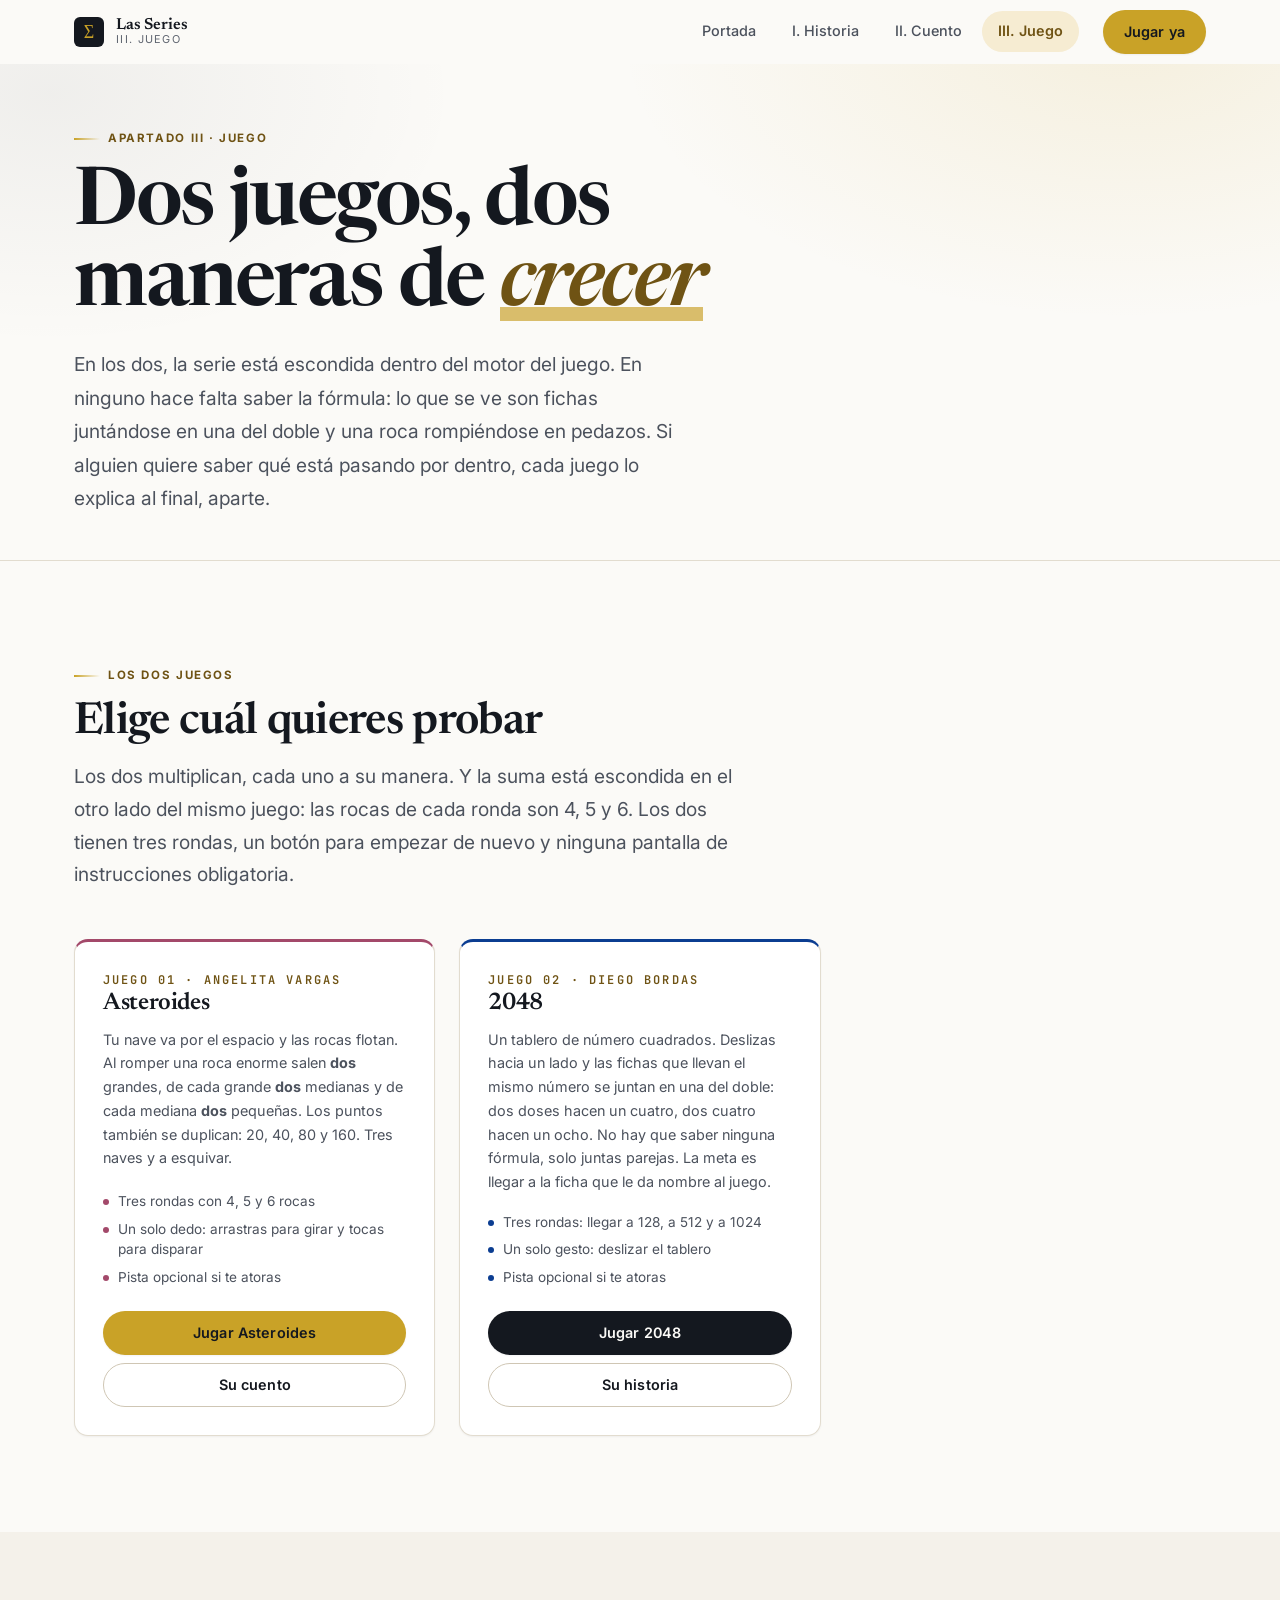
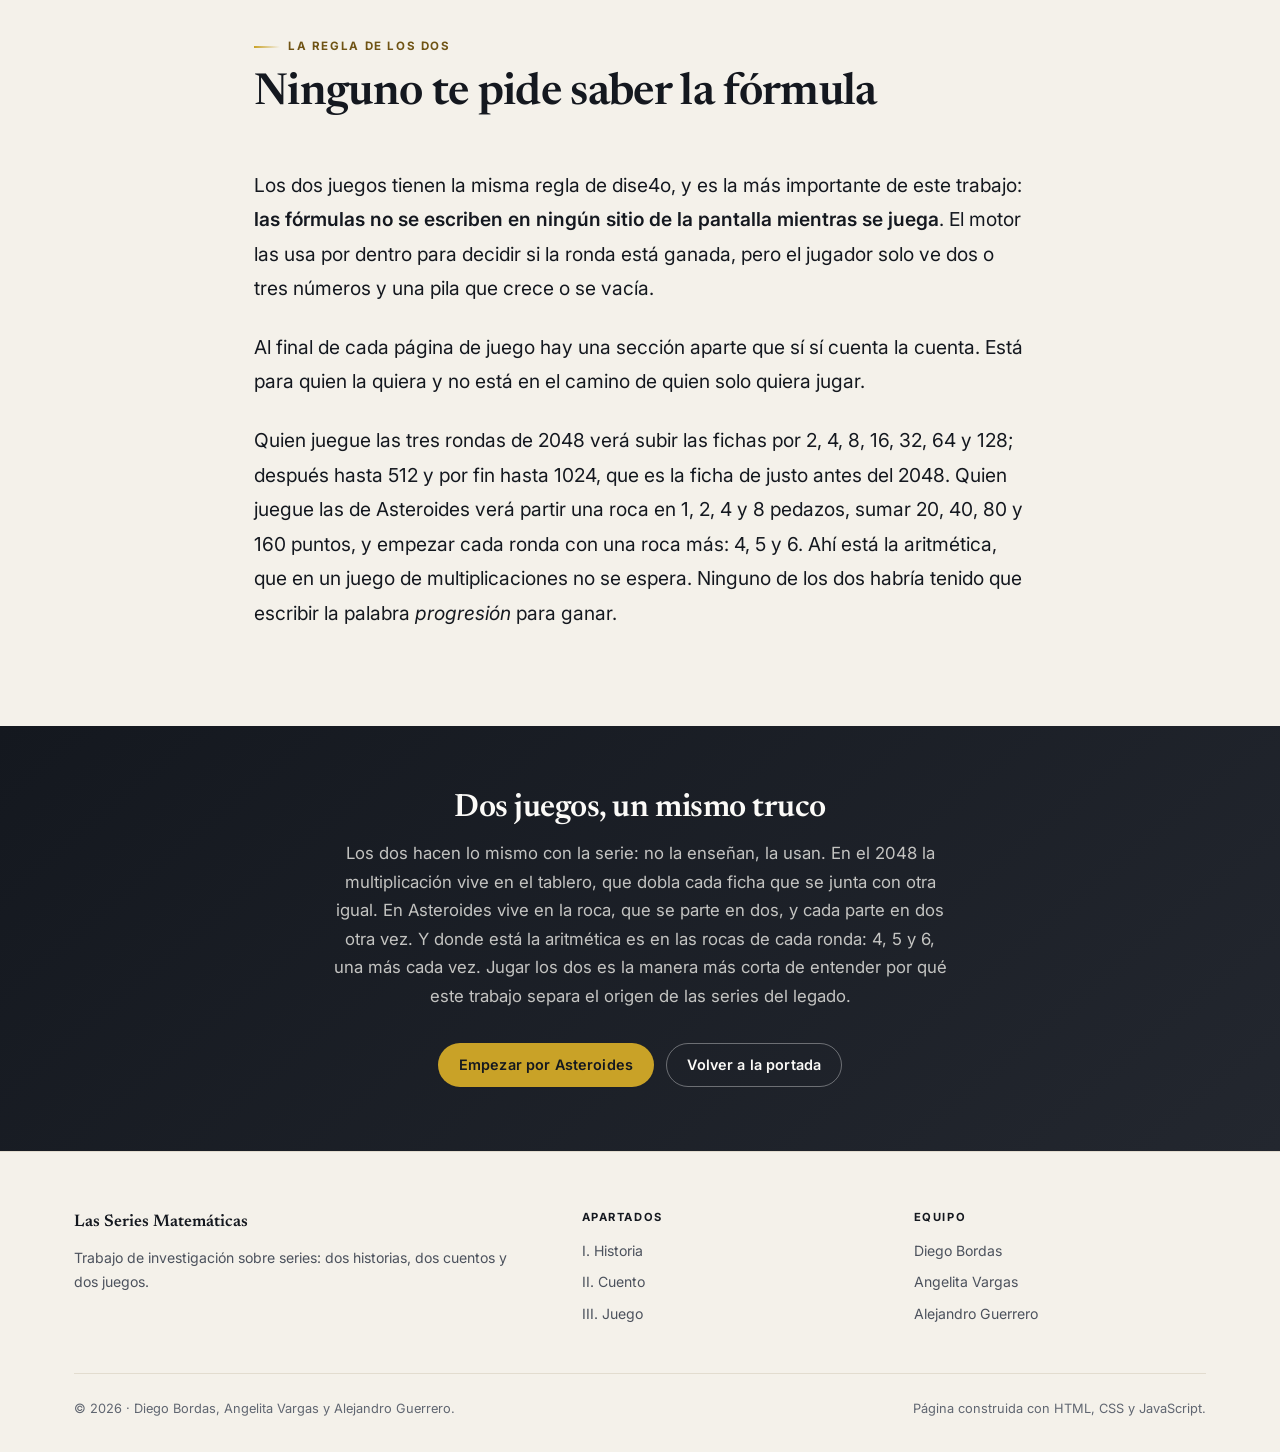
<file: juego.html>
<!DOCTYPE html>
<html lang="es">
<head>
<meta charset="UTF-8">
<meta name="viewport" content="width=device-width, initial-scale=1">
<title>III. Juego &mdash; Las Series Matem&aacute;ticas</title>
<meta name="description" content="Dos juegos de series: 2048, donde cada pareja de fichas se junta en una del doble; y Asteroides, donde una roca se parte en dos y cada parte se parte en dos más. Sin saber ninguna fórmula.">
<meta name="theme-color" content="#14181f">
<link rel="preconnect" href="https://fonts.googleapis.com">
<link rel="preconnect" href="https://fonts.gstatic.com" crossorigin>
<!-- Las fuentes de Google no bloquean el dibujado: el navegador pinta la
     pagina con las del sistema y las cambia cuando llegan. Antes esta
     peticion estaba en el camino critico de las once paginas. -->
<link rel="preload" as="style" href="https://fonts.googleapis.com/css2?family=Inter:wght@400;500;600;700;800&family=Newsreader:ital,wght@0,400;0,600;1,600&family=JetBrains+Mono:wght@400;500;600&display=swap">
<link rel="stylesheet" href="https://fonts.googleapis.com/css2?family=Inter:wght@400;500;600;700;800&family=Newsreader:ital,wght@0,400;0,600;1,600&family=JetBrains+Mono:wght@400;500;600&display=swap" media="print" onload="this.media='all'">
    <noscript>
      <!-- Sin JavaScript el truco de abajo no funciona: la hoja queda en
           media="print" y las fuentes nunca se aplican. Esta linea es la
           que las carga de verdad para quien las apagó. -->
      <link rel="stylesheet" href="https://fonts.googleapis.com/css2?family=Inter:wght@400;500;600;700;800&family=Newsreader:ital,wght@0,400;0,600;1,600&family=JetBrains+Mono:wght@400;500;600&display=swap">
    </noscript>
<link rel="stylesheet" href="assets/css/base.css?v=20261021">
<link rel="stylesheet" href="assets/css/portada.css?v=20261021">
<link rel="icon" href="data:image/svg+xml,<svg xmlns='http://www.w3.org/2000/svg' viewBox='0 0 100 100'><rect width='100' height='100' rx='22' fill='%2314181f'/><text x='50' y='72' font-size='62' font-family='Georgia,serif' fill='%23c9a227' text-anchor='middle'>%CE%A3</text></svg>">
</head>

<body class="tema-portada">
<a class="skip-link" href="#contenido">Saltar al contenido principal</a>

<header class="nav" id="nav">
  <div class="caja nav__inside">
    <a class="marca" href="index.html" title="Ir a la portada">
      <svg class="marca__logo" viewBox="0 0 40 40" aria-hidden="true">
        <rect width="40" height="40" rx="8" fill="#14181f"/>
        <text x="20" y="28.5" font-size="24" font-family="Georgia, serif" fill="#c9a227" text-anchor="middle">&#931;</text>
      </svg>
      <span class="marca__texto">
        <span class="marca__titulo">Las Series</span>
        <span class="marca__sub">III. Juego</span>
      </span>
    </a>

    <button class="nav__interruptor" id="navInterruptor" aria-expanded="false"
            aria-controls="navMenu" aria-label="Abrir el men&uacute;">
      <span></span><span></span><span></span>
    </button>

    <div class="nav__menu" id="navMenu">
      <ul class="nav__enlaces">
        <li><a href="index.html">Portada</a></li>
        <li><a href="historia.html">I. Historia</a></li>
        <li><a href="cuento.html">II. Cuento</a></li>
        <li><a href="juego.html" aria-current="page">III. Juego</a></li>
      </ul>
      <div class="nav__cta">
        <a class="boton boton--acento" href="juego-asteroides.html">Jugar ya</a>
      </div>
    </div>
  </div>
</header>

<main id="contenido">

  <section class="cabecera reticula" style="padding-block:3.5rem 2.75rem">
    <div class="caja">
      <span class="eyebrow">Apartado III &middot; Juego</span>
      <h1 class="cabecera__titulo" style="font-size:clamp(2.2rem,4vw+1rem,3.4rem);margin-top:1rem">
        Dos juegos, dos maneras de <em>crecer</em>
      </h1>
      <p class="cabecera__bajada">
    En los dos, la serie está escondida dentro del motor del juego. En
    ninguno hace falta saber la fórmula: lo que se ve son fichas juntándose
    en una del doble y una roca rompiéndose en pedazos. Si alguien quiere saber
    qué está pasando por dentro, cada juego lo explica al final, aparte.
  </p>
    </div>
  </section>

  <section class="seccion" aria-labelledby="los-dos">
    <div class="caja">
      <div class="seccion-cab aparece">
        <span class="eyebrow">Los dos juegos</span>
        <h2 id="los-dos">Elige cu&aacute;l quieres probar</h2>
        <p>
          Los dos multiplican, cada uno a su manera. Y la suma está escondida en el
          otro lado del mismo juego: las rocas de cada ronda son 4, 5 y 6. Los dos tienen
          tres rondas, un botón para empezar de nuevo y ninguna pantalla
          de instrucciones obligatoria.
        </p>
      </div>

      <div class="apartados">

        <article class="apartado aparece" style="border-top:3px solid #a3496a">
          <span class="apartado__num">JUEGO 01 &middot; ANGELITA VARGAS</span>
          <h3 class="apartado__titulo">Asteroides</h3>
          <p class="apartado__texto">
            Tu nave va por el espacio y las rocas flotan. Al romper una
            roca enorme salen <strong>dos</strong> grandes, de cada grande
            <strong>dos</strong> medianas y de cada mediana
            <strong>dos</strong> peque&ntilde;as. Los puntos también se
            duplican: 20, 40, 80 y 160. Tres naves y a esquivar.
          </p>
          <ul class="integrante__lista" style="--persona:#a3496a;margin-top:1.1rem">
            <li>Tres rondas con 4, 5 y 6 rocas</li>
            <li>Un solo dedo: arrastras para girar y tocas para disparar</li>
            <li>Pista opcional si te atoras</li>
          </ul>
          <div class="apartado__botones" style="margin-top:1.5rem">
            <a class="boton boton--acento" href="juego-asteroides.html">Jugar Asteroides</a>
            <a class="boton boton--contorno" href="cuento-angelita.html">Su cuento</a>
          </div>
        </article>

        <article class="apartado aparece" style="border-top:3px solid #0b3d91">
          <span class="apartado__num">JUEGO 02 &middot; DIEGO BORDAS</span>
          <h3 class="apartado__titulo">2048</h3>
          <p class="apartado__texto">
            Un tablero de número cuadrados. Deslizas hacia un lado y las fichas
            que llevan el mismo número se juntan en una del doble: dos doses
            hacen un cuatro, dos cuatro hacen un ocho. No hay que saber ninguna
            fórmula, solo juntas parejas. La meta es llegar a la ficha que le
            da nombre al juego.
          </p>
          <ul class="integrante__lista" style="--persona:#0b3d91;margin-top:1.1rem">
            <li>Tres rondas: llegar a 128, a 512 y a 1024</li>
            <li>Un solo gesto: deslizar el tablero</li>
            <li>Pista opcional si te atoras</li>
          </ul>
          <div class="apartado__botones" style="margin-top:1.5rem">
            <a class="boton boton--solido" href="juego-2048.html">Jugar 2048</a>
            <a class="boton boton--contorno" href="historia-diego.html">Su historia</a>
          </div>
        </article>

      </div>
    </div>
  </section>

  <section class="seccion seccion--alt" aria-labelledby="regla">
    <div class="caja caja--angosta">
      <div class="seccion-cab aparece">
        <span class="eyebrow">La regla de los dos</span>
        <h2 id="regla">Ninguno te pide saber la f&oacute;rmula</h2>
      </div>

      <div class="prose aparece">
        <p>
          Los dos juegos tienen la misma regla de dise4o, y es la más
          importante de este trabajo: <strong>las f&oacute;rmulas no se escriben en
          ning&uacute;n sitio de la pantalla mientras se juega</strong>. El motor las
          usa por dentro para decidir si la ronda est&aacute; ganada, pero el jugador
          solo ve dos o tres n&uacute;meros y una pila que crece o se vac&iacute;a.
        </p>
        <p>
          Al final de cada p&aacute;gina de juego hay una secci&oacute;n aparte que s&iacute;
          s&iacute; cuenta la cuenta. Est&aacute; para quien la quiera y no est&aacute;
          en el camino de quien solo quiera jugar.
        </p>
        <p>
          Quien juegue las tres rondas de 2048 verá subir las fichas por
          2, 4, 8, 16, 32, 64 y 128; después hasta 512 y por fin hasta 1024,
          que es la ficha de justo antes del 2048. Quien juegue las de Asteroides
          verá partir una roca en 1, 2, 4 y 8 pedazos, sumar 20, 40, 80 y 160
          puntos, y empezar cada ronda con una roca más: 4, 5 y 6. Ahí está la
          aritmética, que en un juego de multiplicaciones no se espera.
          Ninguno de los dos habría tenido que escribir la palabra
          <em>progresión</em> para ganar.
        </p>
      </div>
    </div>
  </section>

  <section class="cierre">
    <div class="caja">
      <h2 class="cierre__titulo">Dos juegos, un mismo truco</h2>
      <p class="cierre__texto">
        Los dos hacen lo mismo con la serie: no la enseñan, la usan.
        En el 2048 la multiplicación vive en el tablero, que dobla cada ficha
        que se junta con otra igual. En Asteroides vive en la roca, que se parte en
        dos, y cada parte en dos otra vez. Y donde está la aritmética es en las rocas
        de cada ronda: 4, 5 y 6, una más cada vez.
        Jugar los dos es la manera más corta de entender por
        qué este trabajo separa el origen de las series del legado.
      </p>
      <div class="cierre__acciones">
        <a class="boton boton--solido" href="juego-asteroides.html">Empezar por Asteroides</a>
        <a class="boton boton--contorno" href="index.html">Volver a la portada</a>
      </div>
    </div>
  </section>

</main>

<footer class="pie">
  <div class="caja">
    <div class="footer__grid">
      <div>
        <p class="pie__titulo">Las Series Matem&aacute;ticas</p>
        <p>Trabajo de investigación sobre series: dos historias, dos cuentos y dos juegos.</p>
      </div>
      <div>
        <p class="pie__rotulo">Apartados</p>
        <ul>
          <li><a href="historia.html">I. Historia</a></li>
          <li><a href="cuento.html">II. Cuento</a></li>
          <li><a href="juego.html">III. Juego</a></li>
        </ul>
      </div>
      <div>
        <p class="pie__rotulo">Equipo</p>
        <ul>
          <li>Diego Bordas</li>
          <li>Angelita Vargas</li>
          <li>Alejandro Guerrero</li>
        </ul>
      </div>
    </div>    <div class="pie__abajo">
      <span>&copy; 2026 &middot; Diego Bordas, Angelita Vargas y Alejandro Guerrero.</span>
      <span>P&aacute;gina construida con HTML, CSS y JavaScript.</span>
    </div>
  </div>
</footer>

<script src="assets/js/app.js?v=20261023" defer></script>
</body>
</html>
</file>
<file: assets/css/base.css>
/* ==========================================================================
   BASE — LAS SERIES MATEMÁTICAS
   --------------------------------------------------------------------------
   Este archivo NO decide cómo se ve el sitio. Solo decide cómo está hecho.

   Aquí viven: el reinicio, la tipografía, la barra de navegación, los
   botones, el pie de página y las utilidades. Todo se apoya en variables
   que empiezan por --.

   Quien decide el aspecto es cada tema (diego.css, alejandro.css,
   angelita.css): ellos reescriben esas variables dentro de su clase de
   ámbito, y esta base se entera automáticamente. Por eso los tres estilos
   pueden convivir en la misma página sin pisarse.
   ========================================================================== */

/* --------------------------------------------------------------------------
   1. VALORES DEL PROYECTO
   Estos son los valores por defecto: los de la portada general.
   Cada tema los cambia con su propia regla .tema-...
   -------------------------------------------------------------------------- */
:root {
  /* Colores de superficie */
  --bg:          #fdfcf9;
  --bg-2:        #faf7f2;
  --bg-3:        #f3eee5;
  --surface:     #fdfcf9;
  --line:        #e8e1d4;
  --line-2:      #d8cfbd;

  /* Colores de texto */
  --fg:          #101826;
  --fg-soft:     #4d5c76;
  --fg-faint:    #6f7d94;

  /* Acento */
  --accent:      #a8802f;
  --accent-2:    #c9a227;
  --accent-fg:   #101826;
  --accent-soft: #f7ecc9;
  --accent-line: #e8cf86;

  /* Formas */
  --r-sm:   6px;
  --r:      12px;
  --r-lg:   20px;
  --r-xl:   28px;

  /* Tipografías */
  --f-title: "Newsreader", Georgia, "Times New Roman", serif;
  --f-body:  "Inter", -apple-system, BlinkMacSystemFont, "Segoe UI", Roboto, sans-serif;
  --f-mono:  "JetBrains Mono", "SF Mono", Consolas, monospace;

  /* Sombras */
  --sh-sm: 0 1px 2px rgba(10, 15, 26, .05), 0 1px 3px rgba(10, 15, 26, .04);
  --sh:    0 2px 6px rgba(10, 15, 26, .05), 0 8px 24px rgba(10, 15, 26, .06);
  --sh-lg: 0 4px 12px rgba(10, 15, 26, .06), 0 20px 50px rgba(10, 15, 26, .10);

  /* Movimiento */
  --ease: cubic-bezier(.4, 0, .2, 1);
  --ease-out: cubic-bezier(.16, 1, .3, 1);
  --dur: 300ms;
  --dur-slow: 600ms;

  /* Medidas */
  --w: 1180px;
  /* TAREA T05: la cabecera pegajosa no debe medir mas de 64px. */
  --nav-h: 64px;

  /* Textura de fondo: la usan el tema del proyecto y el de Diego */
  --grid-line: rgba(16, 24, 38, .03);
}

/* --------------------------------------------------------------------------
   1.b APLICAR EL TEMA
   Las clases .tema-* solo reescriben variables. Esta regla se las aplica al
   elemento, para no tener que repetirlo en cada archivo de tema.
   -------------------------------------------------------------------------- */
.tema-diego,
.tema-alejandro,
.tema-angelita,
.tema-portada {
  background-color: var(--bg);
  color: var(--fg);
  font-family: var(--f-body);
}

/* Una etiqueta dentro de una rejilla no debe estirarse a todo el ancho */
.cifras .sello { width: fit-content; }

/* --------------------------------------------------------------------------
   2. REINICIO
   -------------------------------------------------------------------------- */
*, *::before, *::after { box-sizing: border-box; }

* { margin: 0; }

html {
  -webkit-text-size-adjust: 100%;
  scroll-behavior: smooth;
  /* TAREA T04: cabecera pegajosa (--nav-h: 64px, T05) + 16px de margen. */
  scroll-padding-top: calc(var(--nav-h) + 16px);
}

/* TAREA T04: los destinos de ancla deben poder recibir foco por JS. */
main > .seccion { scroll-margin-top: calc(var(--nav-h) + 16px); }
main > .seccion[tabindex="-1"]:focus,
main > .seccion[tabindex="-1"]:focus-visible { outline: none; }

body {
  min-height: 100vh;
  background: var(--bg);
  color: var(--fg);
  font-family: var(--f-body);
  font-size: 1.05rem;
  line-height: 1.7;
  -webkit-font-smoothing: antialiased;
  -moz-osx-font-smoothing: grayscale;
  overflow-x: hidden;
}

img, svg, video, canvas { display: block; max-width: 100%; height: auto; }
input, button, textarea, select { font: inherit; color: inherit; }
button { cursor: pointer; border: none; background: none; }
ul, ol { padding-left: 1.4em; }

::selection { background: var(--accent-line); color: var(--fg); }

:focus-visible {
  outline: 3px solid var(--accent-2);
  outline-offset: 3px;
  border-radius: var(--r-sm);
}

.skip-link {
  position: absolute;
  left: -9999px;
  top: 0;
  z-index: 999;
  padding: .75rem 1.5rem;
  background: var(--fg);
  color: var(--bg);
  border-radius: 0 0 var(--r) 0;
  text-decoration: none;
}
.skip-link:focus { left: 0; }

/* --------------------------------------------------------------------------
   3. TIPOGRAFÍA
   -------------------------------------------------------------------------- */
h1, h2, h3, h4 {
  font-family: var(--f-title);
  font-weight: 600;
  line-height: 1.15;
  letter-spacing: -0.015em;
  color: var(--fg);
  text-wrap: balance;
}

h1 { font-size: clamp(2.4rem, 4vw + 1.2rem, 4.2rem); }
h2 { font-size: clamp(1.8rem, 2.2vw + 1rem, 3rem); }
h3 { font-size: clamp(1.35rem, 1.2vw + 1rem, 1.9rem); }
h4 { font-size: clamp(1.1rem, .8vw + .9rem, 1.4rem); }

p { text-wrap: pretty; }

.prose {
  max-width: 68ch;
  font-size: clamp(1.05rem, .3vw + 1rem, 1.2rem);
  line-height: 1.8;
  color: var(--fg);
}
.prose > * + * { margin-top: var(--esp-5, 1.5rem); }
.prose h2 { margin-top: 3rem; margin-bottom: .75rem; }
.prose h3 { margin-top: 2.25rem; margin-bottom: .5rem; }
.prose strong { font-weight: 600; }
.prose ul, .prose ol { padding-left: 1.4em; }
.prose li + li { margin-top: .5rem; }

code, .mono {
  font-family: var(--f-mono);
  font-size: 0.9em;
  background: var(--bg-3);
  padding: .15em .45em;
  border-radius: var(--r-sm);
}

/* Etiqueta pequeña sobre un título */
.eyebrow {
  display: inline-flex;
  align-items: center;
  gap: .5rem;
  font-family: var(--f-body);
  font-size: .72rem;
  font-weight: 700;
  letter-spacing: .14em;
  text-transform: uppercase;
  color: var(--accent);
}
.eyebrow::before {
  content: "";
  width: 26px;
  height: 2px;
  background: linear-gradient(to right, var(--accent-2), transparent);
}

/* --------------------------------------------------------------------------
   4. ESTRUCTURA
   -------------------------------------------------------------------------- */
.caja {
  width: 100%;
  max-width: var(--w);
  margin-inline: auto;
  padding-inline: 1.5rem;
}
.caja--angosta { max-width: 820px; }

.seccion { padding-block: 6rem; }
.seccion--alt { background: var(--bg-2); }

.seccion-cab {
  max-width: 62ch;
  margin-bottom: 3rem;
}
.seccion-cab > * + * { margin-top: .75rem; }
.seccion-cab p { color: var(--fg-soft); font-size: clamp(1.05rem, .3vw + 1rem, 1.2rem); }

/* --------------------------------------------------------------------------
   5. BARRA DE NAVEGACIÓN
   -------------------------------------------------------------------------- */
.nav {
  position: sticky;
  top: 0;
  z-index: 100;
  /* TAREA T05: tope duro de 64px en la cabecera pegajosa. */
  height: var(--nav-h);
  max-height: 64px;
  overflow: hidden;
  display: flex;
  align-items: center;
  background: var(--nav-bg, rgba(253, 252, 249, .85));
  backdrop-filter: saturate(180%) blur(14px);
  -webkit-backdrop-filter: saturate(180%) blur(14px);
  border-bottom: 1px solid transparent;
  transition: border-color var(--dur) var(--ease), background var(--dur) var(--ease);
}
.nav.is-stuck {
  border-bottom-color: var(--line);
  background: var(--nav-bg-fija, rgba(253, 252, 249, .95));
}
.nav__inside {
  display: flex;
  align-items: center;
  justify-content: space-between;
  gap: 1.5rem;
  width: 100%;
}

.marca {
  display: inline-flex;
  align-items: center;
  gap: .75rem;
  text-decoration: none;
  color: var(--fg);
  flex-shrink: 0;
}
.marca__logo { width: 30px; height: 30px; flex-shrink: 0; }
.marca__texto { display: flex; flex-direction: column; line-height: 1.1; }
.marca__titulo {
  font-family: var(--f-title);
  font-size: 1rem;
  font-weight: 600;
  letter-spacing: -0.01em;
}
.marca__sub {
  font-size: .68rem;
  letter-spacing: .12em;
  text-transform: uppercase;
  color: var(--fg-faint);
}

.nav__menu {
  display: flex;
  align-items: center;
  gap: .75rem;
}
.nav__enlaces {
  display: flex;
  align-items: center;
  gap: .25rem;
  list-style: none;
  padding: 0;
}
.nav__enlaces a {
  display: block;
  padding: .5rem 1rem;
  border-radius: 999px;
  font-size: .9rem;
  font-weight: 500;
  color: var(--fg-soft);
  text-decoration: none;
  white-space: nowrap;
  transition: color .15s var(--ease), background .15s var(--ease);
}
.nav__enlaces a:hover { color: var(--fg); background: var(--bg-3); }
.nav__enlaces a[aria-current="page"] {
  color: var(--accent);
  background: var(--accent-soft);
  font-weight: 600;
}
.nav__cta { margin-left: .75rem; }

/* Botón del menú en celular */
.nav__interruptor {
  display: none;
  width: 44px;
  height: 44px;
  border-radius: var(--r-sm);
  border: 1px solid var(--line-2);
  background: var(--bg);
  position: relative;
  flex-shrink: 0;
}
.nav__interruptor span {
  position: absolute;
  left: 12px;
  width: 20px;
  height: 1.8px;
  background: var(--fg);
  border-radius: 2px;
  transition: transform var(--dur) var(--ease-out), opacity .15s var(--ease);
}
.nav__interruptor span:nth-child(1) { top: 16px; }
.nav__interruptor span:nth-child(2) { top: 21px; }
.nav__interruptor span:nth-child(3) { top: 26px; }
.nav__interruptor[aria-expanded="true"] span:nth-child(1) { transform: translateY(5px) rotate(45deg); }
.nav__interruptor[aria-expanded="true"] span:nth-child(2) { opacity: 0; }
.nav__interruptor[aria-expanded="true"] span:nth-child(3) { transform: translateY(-5px) rotate(-45deg); }

@media (max-width: 900px) {
  .nav__interruptor { display: block; }
  .nav__menu {
    position: absolute;
    top: calc(var(--nav-h) + 1px);
    left: 0;
    right: 0;
    background: var(--bg);
    border-bottom: 1px solid var(--line);
    box-shadow: var(--sh-lg);
    padding: 1rem;
    display: grid;
    gap: .25rem;
    transform-origin: top;
    transition: opacity var(--dur) var(--ease), transform var(--dur) var(--ease-out), visibility var(--dur);
  }
  .nav__menu[hidden] {
    display: grid;
    opacity: 0;
    transform: scaleY(.92) translateY(-8px);
    visibility: hidden;
  }
  .nav__enlaces { flex-direction: column; align-items: stretch; gap: .25rem; }
  .nav__enlaces a { padding: .75rem 1rem; font-size: 1rem; }
  .nav__cta { margin: .75rem 0 0; }
  .nav__cta .boton { width: 100%; justify-content: center; }
}

/* --------------------------------------------------------------------------
   6. BOTONES
   -------------------------------------------------------------------------- */
.boton {
  display: inline-flex;
  align-items: center;
  gap: .5rem;
  padding: .7em 1.4em;
  min-height: 44px;
  border-radius: 999px;
  font-family: var(--f-body);
  font-size: .9rem;
  font-weight: 600;
  line-height: 1.2;
  letter-spacing: .01em;
  text-decoration: none;
  white-space: nowrap;
  border: 1px solid transparent;
  transition: transform var(--dur) var(--ease-out), box-shadow var(--dur) var(--ease),
              background var(--dur) var(--ease), color var(--dur) var(--ease),
              border-color var(--dur) var(--ease);
}
.boton svg { flex-shrink: 0; }
.boton:active { transform: translateY(1px) scale(.99); }

.boton--solido {
  background: var(--fg);
  color: var(--bg);
  box-shadow: var(--sh-sm);
}
.boton--solido:hover {
  transform: translateY(-2px);
  box-shadow: var(--sh);
}

.boton--contorno {
  background: transparent;
  color: var(--fg);
  border-color: var(--line-2);
}
.boton--contorno:hover {
  background: var(--bg);
  border-color: var(--fg-faint);
  color: var(--fg);
  transform: translateY(-2px);
}

.boton--acento {
  background: var(--accent-2);
  color: var(--accent-fg);
  box-shadow: var(--sh-sm);
}
.boton--acento:hover { transform: translateY(-2px); box-shadow: var(--sh); }

/* Enlace con flecha */

/* --------------------------------------------------------------------------
   7. TARJETA
   -------------------------------------------------------------------------- */

.rejilla {
  display: grid;
  grid-template-columns: repeat(auto-fit, minmax(290px, 1fr));
  gap: 1.5rem;
}
@media (min-width: 1000px) {
  .rejilla--tres { grid-template-columns: repeat(3, 1fr); }
}

/* --------------------------------------------------------------------------
   8. FICHA DE AUTOR
   La etiqueta que identifica a los tres integrantes en cada pieza
   -------------------------------------------------------------------------- */
.autor {
  display: flex;
  align-items: center;
  gap: .9rem;
  padding: .9rem 1.1rem;
  border-radius: var(--r);
  background: var(--autor-bg, var(--bg-3));
  border: 1px solid var(--autor-linea, var(--line));
  border-left: 4px solid var(--autor-color, var(--accent));
}
.autor__inicial {
  width: 42px;
  height: 42px;
  display: grid;
  place-items: center;
  border-radius: 50%;
  background: var(--autor-color, var(--accent));
  color: var(--autor-fg, #fff);
  font-family: var(--f-title);
  font-size: 1rem;
  font-weight: 700;
  flex-shrink: 0;
}
.autor__datos { display: flex; flex-direction: column; line-height: 1.3; min-width: 0; }
.autor__nombre { font-weight: 700; font-size: .95rem; color: var(--fg); }
.autor__pieza { font-size: .8rem; color: var(--fg-soft); }

/* --------------------------------------------------------------------------
   9. PIE DE PAGINA
   -------------------------------------------------------------------------- */
.pie {
  background: var(--bg-2);
  border-top: 1px solid var(--line);
  padding-block: 3.5rem 2rem;
  font-size: .88rem;
  color: var(--fg-soft);
}
.footer__grid {
  display: grid;
  grid-template-columns: 1.6fr 1fr 1fr;
  gap: 2.5rem;
}
@media (max-width: 780px) {
  .footer__grid { grid-template-columns: 1fr 1fr; gap: 2rem; }
  .footer__grid > div:first-child { grid-column: 1 / -1; }
}
@media (max-width: 480px) {
  .footer__grid { grid-template-columns: 1fr; }
}
.pie__titulo {
  font-family: var(--f-title);
  font-size: 1.05rem;
  font-weight: 600;
  color: var(--fg);
  margin-bottom: .6rem;
}
.pie__rotulo {
  font-size: .7rem;
  font-weight: 700;
  letter-spacing: .14em;
  text-transform: uppercase;
  color: var(--fg);
  margin-bottom: .8rem;
}
.pie ul { list-style: none; padding: 0; display: grid; gap: .45rem; }
.pie a { color: var(--fg-soft); text-decoration: none; transition: color .15s var(--ease); }
.pie a:hover { color: var(--accent); }
.pie__abajo {
  display: flex;
  flex-wrap: wrap;
  justify-content: space-between;
  gap: .75rem;
  margin-top: 3rem;
  padding-top: 1.5rem;
  border-top: 1px solid var(--line);
  font-size: .8rem;
  color: var(--fg-faint);
}

/* --------------------------------------------------------------------------
   10. UTILIDADES
   -------------------------------------------------------------------------- */
.visualmente-oculto {
  position: absolute !important;
  width: 1px; height: 1px;
  padding: 0; margin: -1px;
  overflow: hidden;
  clip: rect(0 0 0 0);
  white-space: nowrap;
  border: 0;
}

.centro { text-align: center; }
.mt-5 { margin-top: 1.5rem; }
.mt-6 { margin-top: 2rem; }
.mb-6 { margin-bottom: 2rem; }

/* Aparición suave al hacer scroll (lo activa app.js) */
.aparece {
  opacity: 0;
  transform: translateY(18px);
  transition: opacity var(--dur-slow) var(--ease-out), transform var(--dur-slow) var(--ease-out);
}
.aparece.es-visible { opacity: 1; transform: none; }

/* --------------------------------------------------------------------------
   11. ADAPTACIÓN A CELULAR
   -------------------------------------------------------------------------- */
@media (max-width: 640px) {
  /* TAREA T05: en celular la cabecera sigue midiendo 64px. */
  :root { --nav-h: 64px; }
  .caja { padding-inline: 1rem; }
  .seccion { padding-block: 3.5rem; }
  h1 { font-size: clamp(1.9rem, 8vw, 2.6rem); }
}

/* --------------------------------------------------------------------------
   12. ACCESIBILIDAD
   -------------------------------------------------------------------------- */
@media (prefers-reduced-motion: reduce) {
  html { scroll-behavior: auto; }
  *, *::before, *::after {
    animation-duration: .001ms !important;
    animation-iteration-count: 1 !important;
    transition-duration: .001ms !important;
  }
  .aparece { opacity: 1; transform: none; }
}

/* --------------------------------------------------------------------------
   13. IMPRESIÓN
   Por si el profesor decide imprimir una pieza
   -------------------------------------------------------------------------- */
@media print {
  .nav, .pie, .no-imprimir { display: none !important; }
  body { background: #fff; color: #000; font-size: 11pt; }
  .seccion { padding-block: 1rem; break-inside: avoid; }
  .tarjeta, .panel {
    box-shadow: none !important;
    background: #fff !important;
    border: 1px solid #ccc !important;
    color: #000 !important;
  }
  a { text-decoration: none; color: #000; }
  .aparece { opacity: 1 !important; transform: none !important; }
}
/* ==========================================================================
   EL CHROME DE LOS JUEGOS
   --------------------------------------------------------------------------
   Lo usan los dos juegos del apartado III, cada uno con el tema de su
   autor. Por eso vive aqui y no en el archivo de uno de los dos: asi los
   dos juegos se ven iguales en estructura y solo cambia el color.
   ========================================================================== */

/* --------------------------------------------------------------------------
   LA RONDA EN CURSO
   -------------------------------------------------------------------------- */
.ronda-oscura {
  display: flex;
  align-items: center;
  justify-content: space-between;
  gap: 1.5rem;
  flex-wrap: wrap;
  padding: 1.15rem 1.35rem;
  margin-bottom: 1.5rem;
  background: var(--surface);
  border: 1px solid var(--line);
  border-left: 4px solid var(--accent);
  border-radius: var(--r);
}
.ronda-oscura__titulo { font-size: 1.2rem; margin-bottom: .25rem; }
.ronda-oscura__lema { font-size: .88rem; color: var(--fg-soft); line-height: 1.6; }

/* Los dias, rondas o intentos de la partida */
.marcador { display: flex; align-items: center; gap: .45rem; flex-wrap: wrap; }
.marcador__dia {
  width: 30px; height: 30px;
  display: grid;
  place-items: center;
  border: 1px solid var(--line-2);
  border-radius: 2px;
  font-family: var(--f-mono);
  font-size: .78rem;
  font-weight: 700;
  color: var(--fg-faint);
  background: var(--surface);
}
.marcador__dia--hoy { border-color: var(--accent); color: var(--accent); background: var(--accent-soft); }
.marcador__dia--hecha { background: var(--accent); border-color: var(--accent); color: var(--accent-fg); }
.marcador__dia--perdida { background: #b3402f; border-color: #b3402f; color: #fff; }

/* --------------------------------------------------------------------------
   LA LECTURA DE ABAJO
   -------------------------------------------------------------------------- */
.lectura {
  display: flex;
  align-items: center;
  gap: 1.5rem;
  flex-wrap: wrap;
  margin-top: 1rem;
  font-family: var(--f-mono);
  font-size: .8rem;
  color: var(--fg-faint);
}
.lectura b { color: var(--accent); font-size: 1rem; font-weight: 600; }
.lectura__punto { color: var(--line-2); }

/* Las estrellas de la ronda. Las que faltan van SOLO de contorno: pintadas
   con --line-2 quedan a 1.6:1 sobre el fondo, o sea casi invisibles, y en
   pantalla parecen un fallo del dibujo y no una estrella todavia no ganada. */
.estrellas { display: flex; gap: .25rem; align-items: center; }
.estrella {
  width: 17px; height: 17px;
  color: var(--fg-faint);
  transition: color .3s var(--ease), transform .3s var(--ease-out);
}
.estrella--ganada { color: var(--accent); transform: scale(1.08); }
.estrella--perdida { color: var(--fg-faint); }
.estrella--perdida path { fill: none; stroke: currentColor; stroke-width: 1.7; }

/* --------------------------------------------------------------------------
   LA PISTA
   -------------------------------------------------------------------------- */
.pista {
  margin-top: 1.25rem;
  padding: 1rem 1.15rem;
  background: var(--bg-3);
  border-radius: var(--r-sm);
  font-size: .88rem;
  line-height: 1.7;
  color: var(--fg-soft);
}

/* --------------------------------------------------------------------------
   EL CHAMACO: el que anuncia que ganaste o que perdiste
   -------------------------------------------------------------------------- */
.chamaco {
  display: flex;
  align-items: flex-start;
  gap: .7rem;
  margin-top: 1.1rem;
  padding: .9rem 1.1rem;
  border-radius: var(--r-sm);
  border: 1px solid var(--line);
  background: var(--bg-2);
  font-size: .9rem;
  line-height: 1.6;
  color: var(--fg-soft);
}
.chamaco svg { flex-shrink: 0; margin-top: .15rem; }
.chamaco--bien { border-color: var(--accent); background: var(--accent-soft); color: var(--fg); }
.chamaco--bien svg { color: var(--accent); }
.chamaco--mal { border-color: #b3402f; background: rgba(179, 64, 47, .10); color: var(--fg); }
.chamaco--mal svg { color: #b3402f; }
.chamaco[hidden] { display: none; }

/* El tema oscuro necesita un rojo mas claro para que se vea el borde */
.tema-alejandro .chamaco--mal { border-color: #e0765f; background: rgba(224, 118, 95, .16); }
.tema-alejandro .chamaco--mal svg { color: #e0765f; }

/* --------------------------------------------------------------------------
   EL CIERRE DE LAS PAGINAS DE JUEGO
   -------------------------------------------------------------------------- */
.cierre-juego {
  padding-block: 3.5rem;
  background: var(--bg-2);
  border-top: 1px solid var(--line);
  text-align: center;
}
.cierre-juego .autor { max-width: 540px; margin-inline: auto; text-align: left; }
.cierre-juego__texto { max-width: 58ch; margin: .9rem auto 1.75rem; color: var(--fg-soft); }
.cierre-juego__acciones { display: flex; flex-wrap: wrap; gap: .75rem; justify-content: center; }
/* TAREA T03: se elimino 'content-visibility: auto' de main > .seccion
   porque rompía las anclas del índice. Las secciones se dibujan siempre. */
/* ==========================================================================
   PIE DE LA CABECERA DE LAS PAGINAS DE PIEZA
   "Tipo: progresion | Cuentas que tienes que hacer: ninguna | Rondas: 3".
   Las tres paginas de pieza y las dos de juego usan este mismo bloque, asi
   que va aqui y no en la hoja de una sola persona: antes vivia en
   piezas-diego.css, que solo carga la historia de Diego, y los dos juegos
   lo veian sin estilo, con los tres datos pegados.
   ========================================================================== */
.cab-pagina__pie {
  display: flex;
  flex-wrap: wrap;
  gap: 1rem 2.5rem;
  margin-top: 2rem;
  padding-top: 1.5rem;
  border-top: 1px solid var(--line);
  font-size: .82rem;
  color: var(--fg-soft);
}
.cab-pagina__pie span { display: inline-flex; align-items: center; gap: .5rem; }
.cab-pagina__pie b { font-family: var(--f-mono); font-weight: 600; color: var(--fg); }
</file>
<file: assets/css/portada.css>
/* ==========================================================================
   TEMA: PORTADA DEL PROYECTO
   --------------------------------------------------------------------------
   Este estilo no pertenece a ninguno de los tres integrantes. Es el del
   proyecto mismo: papel casi blanco, tinta profunda y oro. Editorial, con
   aire de revista y una retícula muy suave al fondo.

   Es el único tema con su propia retícula, porque la portada es la página
   que presenta a los tres y tiene que verse distinta a todos.
   ========================================================================== */

.tema-portada {
  --bg:          #fbfaf7;
  --bg-2:        #f4f1ea;
  --bg-3:        #ece7dc;
  --surface:     #ffffff;
  --line:        #e2dccf;
  --line-2:      #cfc6b4;

  --fg:          #14181f;
  --fg-soft:     #4c525d;
  --fg-faint:    #606671;

  --accent:      #6f5314;
  --accent-2:    #c9a227;
  --accent-fg:   #14181f;
  --accent-soft: #f6ecd2;
  --accent-line: #d9bd6b;

  --r-sm:   4px;
  --r:      8px;
  --r-lg:   14px;
  --r-xl:   22px;

  --f-title: "Newsreader", Georgia, "Times New Roman", serif;
  --f-body:  "Inter", -apple-system, BlinkMacSystemFont, "Segoe UI", sans-serif;
  --f-mono:  "JetBrains Mono", "SF Mono", Consolas, monospace;

  --sh-sm: 0 1px 2px rgba(20, 24, 31, .05);
  --sh:    0 2px 8px rgba(20, 24, 31, .06), 0 10px 28px rgba(20, 24, 31, .06);
  --sh-lg: 0 4px 14px rgba(20, 24, 31, .07), 0 24px 60px rgba(20, 24, 31, .10);

  --nav-bg:      rgba(251, 250, 247, .88);
  --nav-bg-fija: rgba(251, 250, 247, .96);

  --grid-line: rgba(20, 24, 31, .028);
}

/* --------------------------------------------------------------------------
   Retícula editorial: finísima, como el papel de un cuaderno de notas
   -------------------------------------------------------------------------- */
.tema-portada.reticula::before {
  content: "";
  position: absolute;
  inset: 0;
  z-index: -1;
  background-image:
    linear-gradient(var(--grid-line) 1px, transparent 1px),
    linear-gradient(90deg, var(--grid-line) 1px, transparent 1px);
  background-size: 64px 64px;
  mask-image: radial-gradient(ellipse 100% 90% at 50% 20%, #000 10%, transparent 75%);
  -webkit-mask-image: radial-gradient(ellipse 100% 90% at 50% 20%, #000 10%, transparent 75%);
}

/* ==========================================================================
   CABECERA
   ========================================================================== */
.cabecera {
  position: relative;
  isolation: isolate;
  padding-block: 5rem 4rem;
  border-bottom: 1px solid var(--line);
  overflow: hidden;
  background:
    radial-gradient(820px 460px at 88% -6%, rgba(201, 162, 39, .12), transparent 62%),
    radial-gradient(680px 420px at 4% 6%, rgba(20, 24, 31, .05), transparent 60%);
}
.cabecera__interior {
  position: relative;
  display: grid;
  grid-template-columns: 1.1fr .9fr;
  gap: 4rem;
  align-items: center;
}
@media (max-width: 940px) {
  .cabecera { padding-block: 3rem 2.5rem; }
  .cabecera__interior { grid-template-columns: 1fr; gap: 2.5rem; }
}

.cabecera__titulo {
  font-size: clamp(2.6rem, 5vw + 1rem, 5rem);
  line-height: 1.02;
  letter-spacing: -0.03em;
}
.cabecera__titulo em {
  font-style: italic;
  color: var(--accent);
  background: linear-gradient(transparent 76%, var(--accent-line) 76%, var(--accent-line) 94%, transparent 94%);
}
.cabecera__bajada {
  margin-top: 1.25rem;
  max-width: 52ch;
  font-size: clamp(1.05rem, .4vw + 1rem, 1.2rem);
  line-height: 1.75;
  color: var(--fg-soft);
}
.cabecera__acciones {
  display: flex;
  flex-wrap: wrap;
  gap: .75rem;
  margin-top: 2rem;
}
.cabecera__meta {
  display: flex;
  flex-wrap: wrap;
  gap: 1rem 2rem;
  margin-top: 2.5rem;
  padding-top: 1.5rem;
  border-top: 1px solid var(--line);
  font-size: .85rem;
  color: var(--fg-soft);
}
.cabecera__meta span { display: inline-flex; align-items: center; gap: .5rem; }
.cabecera__meta svg { color: var(--accent-2); flex-shrink: 0; }

/* --------------------------------------------------------------------------
   LA FIGURA: las dos progresiones dibujadas
   ========================================================================== */
.cabecera__figura {
  position: relative;
  padding: 1.6rem;
  background: var(--surface);
  border: 1px solid var(--line);
  border-radius: var(--r-xl);
  box-shadow: var(--sh);
}
.cabecera__figura-titulo {
  display: flex;
  align-items: baseline;
  justify-content: space-between;
  gap: 1rem;
  padding-bottom: .9rem;
  margin-bottom: 1rem;
  border-bottom: 1px solid var(--line);
  font-size: .68rem;
  font-weight: 700;
  letter-spacing: .16em;
  text-transform: uppercase;
  color: var(--accent);
}
.cabecera__figura svg { width: 100%; height: auto; }
.cabecera__leyenda {
  display: flex;
  flex-wrap: wrap;
  gap: .5rem 1.4rem;
  margin-top: 1rem;
  font-size: .78rem;
  color: var(--fg-soft);
}
.cabecera__leyenda span { display: inline-flex; align-items: center; gap: .45rem; }
.cabecera__leyenda i { width: 16px; height: 3px; border-radius: 2px; }
.cabecera__leyenda i.arit { background: #4c7fb8; }
.cabecera__leyenda i.geom { background: var(--accent-2); }

/* ==========================================================================
   LOS TRES APARTADOS
   ========================================================================== */
.apartados {
  display: grid;
  grid-template-columns: repeat(auto-fit, minmax(300px, 1fr));
  gap: 1.5rem;
}
@media (min-width: 1020px) {
  .apartados { grid-template-columns: repeat(3, 1fr); }
}

.apartado {
  position: relative;
  display: flex;
  flex-direction: column;
  padding: 1.75rem;
  background: var(--surface);
  border: 1px solid var(--line);
  border-radius: var(--r-lg);
  box-shadow: var(--sh-sm);
  overflow: hidden;
  transition: transform var(--dur) var(--ease-out), box-shadow var(--dur) var(--ease),
              border-color var(--dur) var(--ease);
}
.apartado:hover {
  transform: translateY(-5px);
  box-shadow: var(--sh-lg);
  border-color: var(--line-2);
}
.apartado::before {
  content: "";
  position: absolute;
  inset: 0 0 auto 0;
  height: 3px;
  background: linear-gradient(90deg, var(--accent-2), transparent);
  transform: scaleX(0);
  transform-origin: left;
  transition: transform var(--dur-slow) var(--ease-out);
}
.apartado:hover::before { transform: scaleX(1); }

.apartado__num {
  font-family: var(--f-mono);
  font-size: .75rem;
  font-weight: 600;
  letter-spacing: .18em;
  color: var(--accent);
}
.apartado__icono { width: 30px; height: 30px; margin-block: 1rem 1.25rem; color: var(--accent); }
.apartado__titulo { font-size: 1.5rem; margin-bottom: .6rem; }
.apartado__botones { margin-top: 1.25rem; display: grid; gap: .5rem; }
.apartado__botones .boton { width: 100%; justify-content: center; }
.apartado__texto { font-size: .9rem; color: var(--fg-soft); line-height: 1.65; flex: 1; }

/* Las dos piezas que compone cada apartado */
/* La columna sin limite tomaba el ancho del contenido y se salia de la
   tarjeta: con dos fichas de autor, la segunda se salia por la derecha.
   minmax(0, 1fr) obliga a la columna a respetar la caja. */
.piezas {
  margin-top: 1.25rem;
  display: grid;
  grid-template-columns: minmax(0, 1fr);
  gap: .5rem;
  align-content: start;
}
.pieza {
  display: flex;
  align-items: center;
  gap: .6rem;
  min-width: 0;
  padding: .6rem .75rem;
  background: var(--bg-2);
  border-radius: var(--r-sm);
  font-size: .82rem;
  line-height: 1.4;
}
.pieza__punto { width: 9px; height: 9px; border-radius: 50%; flex-shrink: 0; }
/* min-width: 0 deja que el nombre encoja en vez de empujar a la serie
   fuera de la tarjeta. */
.pieza__nombre { font-weight: 600; color: var(--fg); min-width: 0; }
.pieza__serie {
  margin-left: auto;
  padding-left: .6rem;
  font-family: var(--f-mono);
  font-size: .68rem;
  color: var(--fg-faint);
  white-space: nowrap;
  overflow: hidden;
  text-overflow: ellipsis;
}
.pieza--diego   .pieza__punto { background: #0b3d91; }
.pieza--angelita .pieza__punto { background: #c46e8b; }
.pieza--alejandro .pieza__punto { background: #f0a91e; }

/* ==========================================================================
   LOS TRES INTEGRANTES
   ========================================================================== */
.equipo {
  display: grid;
  grid-template-columns: repeat(auto-fit, minmax(260px, 1fr));
  gap: 1.5rem;
}
@media (min-width: 900px) {
  .equipo { grid-template-columns: repeat(3, 1fr); }
}

.integrante {
  position: relative;
  padding: 1.6rem;
  background: var(--surface);
  border: 1px solid var(--line);
  border-top: 3px solid var(--persona, var(--accent));
  border-radius: var(--r-lg);
  box-shadow: var(--sh-sm);
}
.integrante__inicial {
  width: 54px; height: 54px;
  display: grid;
  place-items: center;
  border-radius: 50%;
  background: var(--persona, var(--accent));
  color: var(--persona-fg, #fff);
  font-family: var(--f-title);
  font-size: 1.25rem;
  font-weight: 700;
  margin-bottom: 1.1rem;
}
.integrante__nombre { font-size: 1.2rem; margin-bottom: .2rem; }
.integrante__color {
  font-size: .78rem;
  color: var(--fg-faint);
  margin-bottom: 1.1rem;
}
.integrante__lista { list-style: none; padding: 0; display: grid; gap: .45rem; font-size: .85rem; }
.integrante__lista li { display: flex; align-items: flex-start; gap: .55rem; line-height: 1.5; color: var(--fg-soft); }
.integrante__lista li::before {
  content: "";
  width: 6px; height: 6px;
  border-radius: 50%;
  background: var(--persona);
  flex-shrink: 0;
  margin-top: .5rem;
}
.integrante--diego    { --persona: #0b3d91; }
.integrante--angelita { --persona: #c46e8b; }
.integrante--alejandro{ --persona: #d99414; --persona-fg: #2b1e06; }

/* ==========================================================================
   BANDA DE CIERRE
   ========================================================================== */
.cierre {
  padding-block: 4rem;
  background: linear-gradient(140deg, #14181f, #23272f);
  color: #f4f2ed;
  text-align: center;
}
.cierre__titulo {
  font-family: var(--f-title);
  font-size: clamp(1.5rem, 2.5vw, 2.2rem);
  color: #fbfaf7;
  margin-bottom: .75rem;
}
.cierre__texto { max-width: 56ch; margin-inline: auto; color: rgba(244, 242, 237, .78); }
.cierre__acciones { display: flex; flex-wrap: wrap; gap: .75rem; justify-content: center; margin-top: 2rem; }
.cierre .boton--solido { background: #c9a227; color: #14181f; }
.cierre .boton--contorno { color: #fbfaf7; border-color: rgba(255,255,255,.35); }
.cierre .boton--contorno:hover { background: rgba(255,255,255,.1); border-color: #c9a227; color: #c9a227; }
</file>
<file: assets/css/diego.css>
/* ==========================================================================
   TEMA: DIEGO BORDAS
   --------------------------------------------------------------------------
   Claro, académico y técnico. La referencia es una sala de control:
   fondo blanco, azul profundo, retícula de fondo, casi sin esquinas
   redondeadas, tipografía de instrumento y mucho aire.
   Se aplica con la clase .tema-diego en cualquier contenedor.
   ========================================================================== */

.tema-diego {
  /* Superficies */
  --bg:          #fcfdff;
  --bg-2:        #f2f5f9;
  --bg-3:        #e8eef6;
  --surface:     #ffffff;
  --line:        #d5dfec;
  --line-2:      #b4c4d8;

  /* Texto */
  --fg:          #0a1a2f;
  --fg-soft:     #43587a;
  --fg-faint:    #54688a;

  /* Acento: azul NASA */
  --accent:      #0b3d91;
  --accent-2:    #1c6fd4;
  --accent-fg:   #ffffff;
  --accent-soft: #dbe8fb;
  --accent-line: #1c6fd4;

  /* Formas: casi rectas */
  --r-sm:   2px;
  --r:      3px;
  --r-lg:   4px;
  --r-xl:   6px;

  /* Tipografías de instrumento */
  --f-title: "Inter", -apple-system, BlinkMacSystemFont, "Segoe UI", sans-serif;
  --f-body:  "Inter", -apple-system, BlinkMacSystemFont, "Segoe UI", sans-serif;
  --f-mono:  "JetBrains Mono", "SF Mono", Consolas, monospace;

  /* Sombras discretas, nada difuminado */
  --sh-sm: 0 1px 0 rgba(10, 26, 47, .06);
  --sh:    0 2px 0 rgba(10, 26, 47, .08);
  --sh-lg: 0 8px 24px rgba(10, 26, 47, .10);

  --nav-bg:        rgba(252, 253, 255, .88);
  --nav-bg-fija:   rgba(252, 253, 255, .96);

  --grid-line: rgba(11, 61, 145, .055);
}

/* --------------------------------------------------------------------------
   Textura de retícula: el detalle que da el aire de plano técnico
   -------------------------------------------------------------------------- */
.tema-diego.reticula {
  position: relative;
  isolation: isolate;
}
.tema-diego.reticula::before {
  content: "";
  position: absolute;
  inset: 0;
  z-index: -1;
  background-image:
    linear-gradient(var(--grid-line) 1px, transparent 1px),
    linear-gradient(90deg, var(--grid-line) 1px, transparent 1px);
  background-size: 48px 48px;
  mask-image: radial-gradient(ellipse 90% 80% at 50% 30%, #000 20%, transparent 80%);
  -webkit-mask-image: radial-gradient(ellipse 90% 80% at 50% 30%, #000 20%, transparent 80%);
  pointer-events: none;
}

/* --------------------------------------------------------------------------
   Encabezados: peso y tracking de informe
   -------------------------------------------------------------------------- */
.tema-diego h1,
.tema-diego h2,
.tema-diego h3,
.tema-diego h4 {
  font-weight: 700;
  letter-spacing: -0.02em;
}
.tema-diego h2 { letter-spacing: -0.025em; }

/* El título de sección lleva numeración, como un capítulo de manual */
.tema-diego .seccion-cab .eyebrow {
  font-family: var(--f-mono);
  font-size: .7rem;
  letter-spacing: .18em;
  color: var(--accent);
}
.tema-diego .seccion-cab .eyebrow::before {
  content: "//";
  width: auto;
  height: auto;
  background: none;
  font-weight: 700;
  opacity: .65;
}

/* Etiqueta técnica con fondo, estilo chapa de identificación */
.tema-diego .sello {
  display: inline-block;
  padding: .3rem .6rem;
  background: var(--accent-soft);
  color: var(--accent);
  border: 1px solid var(--accent-line);
  border-radius: 2px;
  font-family: var(--f-mono);
  font-size: .68rem;
  font-weight: 600;
  letter-spacing: .1em;
  text-transform: uppercase;
}

/* --------------------------------------------------------------------------
   Tarjetas: borde marcado en vez de sombra difusa
   -------------------------------------------------------------------------- */
.tema-diego .tarjeta {
  border: 1px solid var(--line);
  box-shadow: none;
}
.tema-diego .tarjeta:hover {
  border-color: var(--accent);
  box-shadow: 3px 3px 0 rgba(11, 61, 145, .10);
  transform: translateY(-2px);
}
.tema-diego .tarjeta::before {
  height: 2px;
  background: var(--accent);
}

/* --------------------------------------------------------------------------
   Paneles: cajas técnicas con cabecera
   -------------------------------------------------------------------------- */
.tema-diego .panel {
  background: var(--surface);
  border: 1px solid var(--line);
  border-radius: var(--r);
  box-shadow: none;
  overflow: hidden;
}
.tema-diego .panel__cab {
  display: flex;
  align-items: center;
  gap: .6rem;
  padding: .7rem 1rem;
  background: var(--bg-3);
  border-bottom: 1px solid var(--line);
  font-family: var(--f-mono);
  font-size: .72rem;
  font-weight: 600;
  letter-spacing: .14em;
  text-transform: uppercase;
  color: var(--accent);
}
.tema-diego .panel__cab::before {
  content: "";
  width: 8px; height: 8px;
  background: var(--accent);
  border-radius: 1px;
  flex-shrink: 0;
}
.tema-diego .panel__cuerpo { padding: 1.25rem; }

/* --------------------------------------------------------------------------
   Datos numéricos: siempre en monoespaciada, con cifras tabulares
   -------------------------------------------------------------------------- */
.tema-diego .dato {
  font-family: var(--f-mono);
  font-variant-numeric: tabular-nums;
  letter-spacing: -0.02em;
}
.tema-diego .dato--grande {
  font-size: clamp(1.8rem, 2.4vw, 2.6rem);
  font-weight: 700;
  line-height: 1;
  color: var(--accent);
}

/* Fila de cifras destacadas */
.tema-diego .cifras {
  display: grid;
  grid-template-columns: repeat(auto-fit, minmax(140px, 1fr));
  gap: 1.5rem;
  padding-top: 1.5rem;
  margin-top: 1.5rem;
  border-top: 1px solid var(--line);
}
.tema-diego .cifras > div > .dato { display: block; }
.tema-diego .cifras > div > span:not(.sello) {
  display: block;
  margin-top: .3rem;
  font-size: .82rem;
  color: var(--fg-soft);
}

/* --------------------------------------------------------------------------
   Tablas de datos
   -------------------------------------------------------------------------- */
.tema-diego .tabla {
  width: 100%;
  border-collapse: collapse;
  font-family: var(--f-mono);
  font-size: .85rem;
}
.tema-diego .tabla th,
.tema-diego .tabla td {
  padding: .6rem .75rem;
  border-bottom: 1px solid var(--line);
  text-align: right;
}
.tema-diego .tabla th:first-child,
.tema-diego .tabla td:first-child { text-align: left; }
.tema-diego .tabla thead th {
  background: var(--bg-3);
  font-size: .7rem;
  font-weight: 700;
  letter-spacing: .1em;
  text-transform: uppercase;
  color: var(--accent);
}
.tema-diego .tabla tbody tr:hover { background: var(--bg-2); }

/* --------------------------------------------------------------------------
   Notas al pie
   -------------------------------------------------------------------------- */
.tema-diego .nota {
  padding: 1.1rem 1.2rem;
  background: var(--bg-2);
  border: 1px solid var(--line);
  border-left: 3px solid var(--accent);
  border-radius: var(--r-sm);
  font-size: .88rem;
  line-height: 1.7;
  color: var(--fg-soft);
}
.tema-diego .nota__num {
  display: block;
  margin-bottom: .5rem;
  font-family: var(--f-mono);
  font-size: .68rem;
  font-weight: 700;
  letter-spacing: .12em;
  text-transform: uppercase;
  color: var(--accent);
}

/* --------------------------------------------------------------------------
   Fórmulas: caja técnica con canal para la notación
   -------------------------------------------------------------------------- */
.tema-diego .formula {
  display: block;
  margin-block: 1.5rem;
  padding: 1.25rem;
  background: var(--surface);
  border: 1px solid var(--line);
  border-top: 2px solid var(--accent);
  border-radius: var(--r-sm);
  font-family: var(--f-mono);
  font-size: 1.1rem;
  text-align: center;
  overflow-x: auto;
  -webkit-overflow-scrolling: touch;
}
.tema-diego .formula__label {
  display: block;
  margin-bottom: .75rem;
  font-size: .66rem;
  font-weight: 700;
  letter-spacing: .14em;
  text-transform: uppercase;
  color: var(--accent);
  text-align: left;
}

/* Fracciones escritas sin librerías */
.tema-diego .frac {
  display: inline-flex;
  flex-direction: column;
  align-items: center;
  vertical-align: middle;
  margin-inline: .18em;
  font-size: .95em;
  line-height: 1.25;
}
.tema-diego .frac > span:first-child { padding: 0 .3em; }
.tema-diego .frac > span:last-child { padding: 0 .3em; border-top: 1.2px solid currentColor; }

/* --------------------------------------------------------------------------
   Botones: rectangulares, con borde marcado
   -------------------------------------------------------------------------- */
.tema-diego .boton {
  border-radius: 3px;
  font-weight: 600;
  letter-spacing: .02em;
}
.tema-diego .boton--solido {
  background: var(--accent);
  color: #fff;
}
.tema-diego .boton--acento {
  background: var(--bg-3);
  color: var(--accent);
  border-color: var(--accent-line);
}
.tema-diego .boton--contorno { border-radius: 3px; }

/* --------------------------------------------------------------------------
   Enlaces con flecha
   -------------------------------------------------------------------------- */
.tema-diego .flecha {
  font-family: var(--f-mono);
  font-size: .8rem;
  letter-spacing: .06em;
  text-transform: uppercase;
}
.tema-diego .flecha:hover { color: var(--accent-2); }

/* --------------------------------------------------------------------------
   Ficha de autor con el color de Diego
   -------------------------------------------------------------------------- */
.tema-diego .autor {
  --autor-bg:    #ffffff;
  --autor-linea: #b4c4d8;
  --autor-color: #0b3d91;
  --autor-fg:    #ffffff;
}
</file>
<file: assets/css/alejandro.css>
/* ==========================================================================
   TEMA: ALEJANDRO GUERRERO
   --------------------------------------------------------------------------
   Oscuro. Fondo casi negro con acentos ámbar: la idea es la de un panel
   de luces encendidas sobre superficie negra, con mucho contraste y
   bloques sólidos donde la versión clara usa sombras suaves.
   Se aplica con la clase .tema-alejandro.
   ========================================================================== */

.tema-alejandro {
  /* Superficies */
  --bg:          #0d0f13;
  --bg-2:        #14171d;
  --bg-3:        #1e222b;
  --surface:     #171a21;
  --line:        #2b303b;
  --line-2:      #3d4453;

  /* Texto */
  --fg:          #f2f0eb;
  --fg-soft:     #b6b3ac;
  --fg-faint:    #969389;

  /* Acento: ámbar */
  --accent:      #f0a91e;
  --accent-2:    #ffc94d;
  --accent-fg:   #17110a;
  --accent-soft: #3a2c11;
  --accent-line: #f0a91e;

  /* Formas: rectas, bien rectas */
  --r-sm:   2px;
  --r:      4px;
  --r-lg:   6px;
  --r-xl:   8px;

  --f-title: "Inter", -apple-system, BlinkMacSystemFont, "Segoe UI", sans-serif;
  --f-body:  "Inter", -apple-system, BlinkMacSystemFont, "Segoe UI", sans-serif;
  --f-mono:  "JetBrains Mono", "SF Mono", Consolas, monospace;

  /* Sombras profundas, de luz proyectada sobre negro */
  --sh-sm: 0 0 0 1px rgba(240, 169, 30, .12);
  --sh:    0 0 24px rgba(240, 169, 30, .10);
  --sh-lg: 0 0 48px rgba(240, 169, 30, .16);

  --nav-bg:        rgba(13, 15, 19, .88);
  --nav-bg-fija:   rgba(13, 15, 19, .96);

  color-scheme: dark;
}

/* Un halo cálido en el fondo, como la luz de un tablero */
.tema-alejandro.resplandor {
  position: relative;
  isolation: isolate;
  background-image:
    radial-gradient(900px 500px at 85% -10%, rgba(240, 169, 30, .10), transparent 60%),
    radial-gradient(700px 420px at 5% 5%, rgba(255, 201, 77, .06), transparent 60%);
}

/* --------------------------------------------------------------------------
   Encabezados: muy marcados
   -------------------------------------------------------------------------- */
.tema-alejandro h1,
.tema-alejandro h2,
.tema-alejandro h3 {
  font-weight: 800;
  letter-spacing: -0.025em;
}
.tema-alejandro h2 { color: #fff; }
.tema-alejandro .eyebrow {
  color: var(--accent);
  font-size: .7rem;
  letter-spacing: .2em;
}
.tema-alejandro .eyebrow::before {
  background: linear-gradient(to right, var(--accent), transparent);
  width: 34px;
}

/* Chapa de identificación */
.tema-alejandro .sello {
  display: inline-block;
  padding: .3rem .65rem;
  background: var(--accent);
  color: var(--accent-fg);
  border-radius: 2px;
  font-family: var(--f-mono);
  font-size: .68rem;
  font-weight: 700;
  letter-spacing: .12em;
  text-transform: uppercase;
}

/* --------------------------------------------------------------------------
   Tarjetas: bloque sólido con borde luminoso
   -------------------------------------------------------------------------- */
.tema-alejandro .tarjeta {
  background: var(--surface);
  border: 1px solid var(--line);
  box-shadow: none;
}
.tema-alejandro .tarjeta:hover {
  border-color: var(--accent);
  box-shadow: 0 0 32px rgba(240, 169, 30, .14);
  transform: translateY(-4px);
}
.tema-alejandro .tarjeta::before {
  height: 3px;
  background: linear-gradient(90deg, var(--accent), var(--accent-2), transparent);
}
.tema-alejandro .tarjeta__texto { color: var(--fg-soft); }

/* --------------------------------------------------------------------------
   Paneles con cabecera encendida
   -------------------------------------------------------------------------- */
.tema-alejandro .panel {
  background: var(--surface);
  border: 1px solid var(--line);
  border-radius: var(--r);
  overflow: hidden;
}
.tema-alejandro .panel__cab {
  display: flex;
  align-items: center;
  gap: .6rem;
  padding: .7rem 1rem;
  background: var(--bg-3);
  border-bottom: 1px solid var(--line);
  font-family: var(--f-mono);
  font-size: .72rem;
  font-weight: 700;
  letter-spacing: .16em;
  text-transform: uppercase;
  color: var(--accent);
}
.tema-alejandro .panel__cab::before {
  content: "";
  width: 8px; height: 8px;
  background: var(--accent);
  border-radius: 50%;
  box-shadow: 0 0 10px var(--accent);
  flex-shrink: 0;
}
.tema-alejandro .panel__cuerpo { padding: 1.25rem; }

/* --------------------------------------------------------------------------
   Datos numéricos
   -------------------------------------------------------------------------- */
.tema-alejandro .dato {
  font-family: var(--f-mono);
  font-variant-numeric: tabular-nums;
  letter-spacing: -0.02em;
}
.tema-alejandro .dato--grande {
  font-size: clamp(1.8rem, 2.4vw, 2.6rem);
  font-weight: 700;
  line-height: 1;
  color: var(--accent);
}
.tema-alejandro .cifras {
  display: grid;
  grid-template-columns: repeat(auto-fit, minmax(140px, 1fr));
  gap: 1.5rem;
  padding-top: 1.5rem;
  margin-top: 1.5rem;
  border-top: 1px solid var(--line);
}
.tema-alejandro .cifras > div > .dato { display: block; }
.tema-alejandro .cifras > div > span:not(.sello) {
  display: block;
  margin-top: .3rem;
  font-size: .82rem;
  color: var(--fg-soft);
}

/* --------------------------------------------------------------------------
   Tablas
   -------------------------------------------------------------------------- */
.tema-alejandro .tabla {
  width: 100%;
  border-collapse: collapse;
  font-family: var(--f-mono);
  font-size: .85rem;
}
.tema-alejandro .tabla th,
.tema-alejandro .tabla td {
  padding: .6rem .75rem;
  border-bottom: 1px solid var(--line);
  text-align: right;
}
.tema-alejandro .tabla th:first-child,
.tema-alejandro .tabla td:first-child { text-align: left; }
.tema-alejandro .tabla thead th {
  background: var(--bg-3);
  color: var(--accent);
  font-size: .7rem;
  font-weight: 700;
  letter-spacing: .1em;
  text-transform: uppercase;
}
.tema-alejandro .tabla tbody tr:hover { background: var(--bg-2); }

/* --------------------------------------------------------------------------
   Notas
   -------------------------------------------------------------------------- */
.tema-alejandro .nota {
  padding: 1.1rem 1.2rem;
  background: var(--bg-2);
  border: 1px solid var(--line);
  border-left: 3px solid var(--accent);
  border-radius: var(--r-sm);
  font-size: .88rem;
  line-height: 1.7;
  color: var(--fg-soft);
}
.tema-alejandro .nota__num {
  display: block;
  margin-bottom: .5rem;
  font-family: var(--f-mono);
  font-size: .68rem;
  font-weight: 700;
  letter-spacing: .12em;
  text-transform: uppercase;
  color: var(--accent);
}

/* --------------------------------------------------------------------------
   Fórmulas
   -------------------------------------------------------------------------- */
.tema-alejandro .formula {
  display: block;
  margin-block: 1.5rem;
  padding: 1.25rem;
  background: var(--bg);
  border: 1px solid var(--line);
  border-left: 3px solid var(--accent);
  border-radius: var(--r-sm);
  font-family: var(--f-mono);
  font-size: 1.1rem;
  text-align: center;
  overflow-x: auto;
  -webkit-overflow-scrolling: touch;
}
.tema-alejandro .formula__label {
  display: block;
  margin-bottom: .75rem;
  font-size: .66rem;
  font-weight: 700;
  letter-spacing: .14em;
  text-transform: uppercase;
  color: var(--accent);
  text-align: left;
}
.tema-alejandro .frac {
  display: inline-flex;
  flex-direction: column;
  align-items: center;
  vertical-align: middle;
  margin-inline: .18em;
  font-size: .95em;
  line-height: 1.25;
}
.tema-alejandro .frac > span:first-child { padding: 0 .3em; }
.tema-alejandro .frac > span:last-child { padding: 0 .3em; border-top: 1.2px solid currentColor; }

/* --------------------------------------------------------------------------
   Botones
   -------------------------------------------------------------------------- */
.tema-alejandro .boton--solido {
  background: var(--accent);
  color: var(--accent-fg);
}
.tema-alejandro .boton--acento {
  background: transparent;
  color: var(--accent);
  border-color: var(--accent);
}
.tema-alejandro .boton--contorno {
  color: var(--fg);
  border-color: var(--line-2);
}
.tema-alejandro .boton--contorno:hover {
  background: var(--bg-3);
  border-color: var(--accent);
  color: var(--accent);
}
.tema-alejandro .flecha { color: var(--accent); }
.tema-alejandro .flecha:hover { color: var(--accent-2); }

/* Ficha de autor */
.tema-alejandro .autor {
  --autor-bg:    #171a21;
  --autor-linea: #2b303b;
  --autor-color: #f0a91e;
  --autor-fg:    #17110a;
}
</file>
<file: assets/css/angelita.css>
/* ==========================================================================
   TEMA: ANGELITA VARGAS
   --------------------------------------------------------------------------
   Pastel y cálido. Fondo crema, acentos suaves de rosa, verde agua y
   lavanda, esquinas bien redondeadas y tipografía con serif. La idea es la
   de un cuaderno de papel: tranquilo, hecho a mano, con manchas de color.
   Se aplica con la clase .tema-angelita.
   ========================================================================== */

.tema-angelita {
  /* Superficies */
  --bg:          #fdf8f4;
  --bg-2:        #f7ece7;
  --bg-3:        #f1e0da;
  --surface:     #fffdfb;
  --line:        #ecd9d2;
  --line-2:      #dbc2b9;

  /* Texto */
  --fg:          #4a3540;
  --fg-soft:     #745c69;
  --fg-faint:    #6b5566;

  /* Acento: rosa suave */
  --accent:      #9f4566;
  --accent-2:    #e2a3b5;
  --accent-fg:   #fffdfb;
  --accent-soft: #fbe7ec;
  --accent-line: #e2a3b5;

  /* Acentos secundarios de la paleta */
  --agua:        #2f7d73;
  --agua-soft:   #dcefec;
  --lavanda:     #a394c9;
  --lavanda-soft:#eae4f6;

  /* Formas: bien redondeadas */
  --r-sm:   10px;
  --r:      16px;
  --r-lg:   24px;
  --r-xl:   32px;

  /* Tipografías con caracter */
  --f-title: "Newsreader", Georgia, "Times New Roman", serif;
  --f-body:  "Inter", -apple-system, BlinkMacSystemFont, "Segoe UI", sans-serif;
  --f-mono:  "JetBrains Mono", "SF Mono", Consolas, monospace;

  /* Sombras suaves y cálidas */
  --sh-sm: 0 1px 2px rgba(122, 86, 103, .05);
  --sh:    0 4px 14px rgba(122, 86, 103, .07);
  --sh-lg: 0 10px 34px rgba(122, 86, 103, .10);

  --nav-bg:        rgba(253, 248, 244, .88);
  --nav-bg-fija:   rgba(253, 248, 244, .96);
}

/* Manchas suaves de color al fondo, como acuarela */
.tema-angelita.manchas {
  position: relative;
  isolation: isolate;
}
.tema-angelita.manchas::before {
  content: "";
  position: absolute;
  inset: 0;
  z-index: -1;
  background:
    radial-gradient(680px 420px at 88% 4%, rgba(124, 184, 176, .20), transparent 62%),
    radial-gradient(560px 380px at 6% 12%, rgba(226, 163, 181, .20), transparent 62%),
    radial-gradient(520px 360px at 50% 96%, rgba(163, 148, 201, .16), transparent 62%);
  pointer-events: none;
}

/* --------------------------------------------------------------------------
   Encabezados: serif, con un poco de aire
   -------------------------------------------------------------------------- */
.tema-angelita h1,
.tema-angelita h2,
.tema-angelita h3 {
  font-weight: 600;
  letter-spacing: -0.01em;
  color: var(--fg);
}
.tema-angelita h1 { font-style: normal; }
.tema-angelita .eyebrow {
  color: var(--accent);
  font-size: .72rem;
  letter-spacing: .12em;
}
.tema-angelita .eyebrow::before {
  width: 22px;
  height: 6px;
  border-radius: 999px;
  background: linear-gradient(90deg, var(--accent-2), var(--agua));
}

/* Etiqueta redondeada, como una pastilla */
.tema-angelita .sello {
  display: inline-block;
  padding: .35rem .8rem;
  background: var(--accent-soft);
  color: var(--accent);
  border-radius: 999px;
  font-size: .72rem;
  font-weight: 600;
  letter-spacing: .04em;
  text-transform: none;
}

/* --------------------------------------------------------------------------
   Tarjetas: suaves, con borde que se desvanece
   -------------------------------------------------------------------------- */
.tema-angelita .tarjeta {
  border: 1px solid var(--line);
  border-radius: var(--r-lg);
}
.tema-angelita .tarjeta:hover {
  border-color: var(--accent-2);
  box-shadow: var(--sh-lg);
  transform: translateY(-5px);
}
.tema-angelita .tarjeta::before {
  height: 5px;
  border-radius: 0 0 4px 4px;
  background: linear-gradient(90deg, var(--accent-2), var(--agua));
}

/* --------------------------------------------------------------------------
   Paneles
   -------------------------------------------------------------------------- */
.tema-angelita .panel {
  background: var(--surface);
  border: 1px solid var(--line);
  border-radius: var(--r-lg);
  overflow: hidden;
}
.tema-angelita .panel__cab {
  display: flex;
  align-items: center;
  gap: .6rem;
  padding: .8rem 1.2rem;
  background: var(--bg-2);
  border-bottom: 1px solid var(--line);
  font-size: .74rem;
  font-weight: 600;
  letter-spacing: .1em;
  text-transform: uppercase;
  color: var(--accent);
}
.tema-angelita .panel__cab::before {
  content: "";
  width: 9px; height: 9px;
  border-radius: 50%;
  background: linear-gradient(135deg, var(--accent-2), var(--agua));
  flex-shrink: 0;
}
.tema-angelita .panel__cuerpo { padding: 1.35rem; }

/* --------------------------------------------------------------------------
   Datos numéricos
   -------------------------------------------------------------------------- */
.tema-angelita .dato {
  font-family: var(--f-mono);
  font-variant-numeric: tabular-nums;
}
.tema-angelita .dato--grande {
  font-size: clamp(1.7rem, 2.2vw, 2.4rem);
  font-weight: 500;
  line-height: 1.1;
  color: var(--accent);
}
.tema-angelita .cifras {
  display: grid;
  grid-template-columns: repeat(auto-fit, minmax(140px, 1fr));
  gap: 1.5rem;
  padding-top: 1.5rem;
  margin-top: 1.5rem;
  border-top: 1px dashed var(--line-2);
}
.tema-angelita .cifras > div > .dato { display: block; }
.tema-angelita .cifras > div > span:not(.sello) {
  display: block;
  margin-top: .3rem;
  font-size: .82rem;
  color: var(--fg-soft);
}

/* --------------------------------------------------------------------------
   Tablas
   -------------------------------------------------------------------------- */
.tema-angelita .tabla {
  width: 100%;
  border-collapse: collapse;
  font-family: var(--f-mono);
  font-size: .85rem;
}
.tema-angelita .tabla th,
.tema-angelita .tabla td {
  padding: .65rem .75rem;
  border-bottom: 1px solid var(--line);
  text-align: right;
}
.tema-angelita .tabla th:first-child,
.tema-angelita .tabla td:first-child { text-align: left; }
.tema-angelita .tabla thead th {
  background: var(--bg-2);
  color: var(--accent);
  font-size: .7rem;
  font-weight: 700;
  letter-spacing: .08em;
  text-transform: uppercase;
}
.tema-angelita .tabla tbody tr:hover { background: var(--bg-2); }

/* --------------------------------------------------------------------------
   Notas
   -------------------------------------------------------------------------- */
.tema-angelita .nota {
  padding: 1.15rem 1.3rem;
  background: var(--bg-2);
  border: 1px solid var(--line);
  border-left: 4px solid var(--accent-2);
  border-radius: 0 var(--r) var(--r) 0;
  font-size: .88rem;
  line-height: 1.75;
  color: var(--fg-soft);
}
.tema-angelita .nota__num {
  display: block;
  margin-bottom: .5rem;
  font-size: .72rem;
  font-weight: 700;
  letter-spacing: .06em;
  color: var(--accent);
}

/* --------------------------------------------------------------------------
   Fórmulas
   -------------------------------------------------------------------------- */
.tema-angelita .formula {
  display: block;
  margin-block: 1.5rem;
  padding: 1.35rem;
  background: var(--surface);
  border: 1px solid var(--line);
  border-radius: var(--r-lg);
  font-family: var(--f-mono);
  font-size: 1.05rem;
  text-align: center;
  overflow-x: auto;
  -webkit-overflow-scrolling: touch;
}
.tema-angelita .formula__label {
  display: block;
  margin-bottom: .75rem;
  font-size: .68rem;
  font-weight: 700;
  letter-spacing: .1em;
  text-transform: uppercase;
  color: var(--accent);
  text-align: left;
}
.tema-angelita .frac {
  display: inline-flex;
  flex-direction: column;
  align-items: center;
  vertical-align: middle;
  margin-inline: .18em;
  font-size: .95em;
  line-height: 1.3;
}
.tema-angelita .frac > span:first-child { padding: 0 .3em; }
.tema-angelita .frac > span:last-child { padding: 0 .3em; border-top: 1.2px solid currentColor; }

/* --------------------------------------------------------------------------
   Botones: bien redondeados
   -------------------------------------------------------------------------- */
.tema-angelita .boton { border-radius: 999px; }
.tema-angelita .boton--solido {
  background: var(--accent);
  color: var(--accent-fg);
}
.tema-angelita .boton--acento {
  background: var(--agua-soft);
  color: #2f6058;
  border-color: #a8d2cb;
}
.tema-angelita .boton--contorno {
  background: var(--surface);
  color: var(--accent);
  border-color: var(--line-2);
}
.tema-angelita .boton--contorno:hover {
  background: var(--accent-soft);
  border-color: var(--accent-2);
  color: var(--accent);
}
.tema-angelita .flecha { color: var(--accent); }
.tema-angelita .flecha:hover { color: var(--agua); }

/* Ficha de autor */
.tema-angelita .autor {
  --autor-bg:    #fffdfb;
  --autor-linea: #ecd9d2;
  --autor-color: #a3496a;
  --autor-fg:    #fffdfb;
}
</file>
<file: assets/css/cuento-alejandro.css>
/* ==========================================================================
   CUENTO DE ALEJANDRO — "La semilla que se multiplica"
   --------------------------------------------------------------------------
   Una página con la columna más angosta que la de Angelita, porque este relato
   tiene que leerse como si apretara. Capítulos numerados, las cosechas en
   tabla y una advertencia al final que no se parece a una conclusión.
   ========================================================================== */

/* -------------------------------------------------------------------------- */
/* LA CABECERA DEL CUENTO                                                     */
/* -------------------------------------------------------------------------- */
.cab-oscura {
  position: relative;
  isolation: isolate;
  padding-block: 4.5rem 3.5rem;
  background: var(--bg-2);
  border-bottom: 1px solid var(--line);
  overflow: hidden;
  text-align: center;
}
.cab-oscura::before {
  content: "";
  position: absolute;
  inset: 0;
  z-index: -1;
  background:
    radial-gradient(700px 420px at 50% -10%, rgba(240, 169, 30, .16), transparent 62%),
    radial-gradient(560px 360px at 12% 100%, rgba(194, 94, 18, .10), transparent 62%);
}
.cab-oscura__sello {
  display: inline-block;
  padding: .35rem .9rem;
  background: var(--accent);
  color: var(--accent-fg);
  border-radius: 2px;
  font-family: var(--f-mono);
  font-size: .7rem;
  font-weight: 700;
  letter-spacing: .14em;
  text-transform: uppercase;
}
.cab-oscura__titulo {
  margin-top: 1.3rem;
  font-size: clamp(2.3rem, 4.5vw + 1rem, 3.8rem);
  line-height: 1.05;
  letter-spacing: -0.025em;
  color: #fff;
}
.cab-oscura__bajada {
  max-width: 52ch;
  margin: 1.25rem auto 0;
  font-size: clamp(1.05rem, .3vw + 1rem, 1.2rem);
  line-height: 1.8;
  color: var(--fg-soft);
}
.cab-oscura__firma {
  margin-top: 1.75rem;
  font-family: var(--f-mono);
  font-size: .85rem;
  letter-spacing: .04em;
  color: var(--fg-faint);
}
.cab-oscura__firma b { color: var(--accent); font-weight: 600; }

/* -------------------------------------------------------------------------- */
/* EL TEXTO: COLUMNA MAS ESTRECHA                                            */
/* -------------------------------------------------------------------------- */
.relato {
  max-width: 580px;
  margin-inline: auto;
  font-size: 1.1rem;
  line-height: 1.88;
  color: var(--fg-soft);
}
.relato > * + * { margin-top: 1.35rem; }
.relato p { text-wrap: pretty; }
.relato strong { color: var(--fg); font-weight: 600; }

.relato--abre::first-letter {
  float: left;
  margin: .14em .12em 0 0;
  font-family: var(--f-title);
  font-size: 3.3em;
  line-height: .82;
  font-weight: 700;
  color: var(--accent);
}

/* Corte de escena: una raya sola */
.corte {
  margin: 2.6rem 0;
  text-align: center;
  color: var(--accent);
  letter-spacing: 1em;
  font-size: .9rem;
}

.capitulo {
  margin: 3.25rem 0 1.5rem;
  display: flex;
  align-items: center;
  gap: 1rem;
}
.capitulo__num {
  flex-shrink: 0;
  width: 34px; height: 34px;
  display: grid;
  place-items: center;
  background: var(--accent);
  color: var(--accent-fg);
  border-radius: 2px;
  font-family: var(--f-mono);
  font-size: .85rem;
  font-weight: 700;
}
.capitulo__titulo {
  font-size: 1.45rem;
  color: #fff;
  letter-spacing: -0.015em;
}

.relato blockquote {
  margin: 1.75rem 0;
  padding: .9rem 0 .9rem 1.35rem;
  border-left: 3px solid var(--accent);
  font-size: 1.04rem;
  font-style: italic;
  line-height: 1.8;
  color: var(--fg);
}
.relato blockquote p + p { margin-top: .8rem; }

/* Lo que el personaje calcula en la cabeza */
.calculo {
  margin: 1.75rem 0;
  padding: 1.15rem 1.35rem;
  background: var(--bg-3);
  border-left: 3px solid var(--line-2);
  font-family: var(--f-mono);
  font-size: .95rem;
  line-height: 1.85;
  color: var(--fg-soft);
}
.calculo b { color: var(--accent); font-weight: 600; }

/* -------------------------------------------------------------------------- */
/* LA TABLA DE COSECHAS                                                      */
/* -------------------------------------------------------------------------- */
.cosechas {
  margin: 2.25rem 0;
  border: 1px solid var(--line);
  border-radius: var(--r);
  overflow: hidden;
}
.cosechas__cab {
  padding: .7rem 1rem;
  background: var(--bg-3);
  border-bottom: 1px solid var(--line);
  font-family: var(--f-mono);
  font-size: .7rem;
  font-weight: 700;
  letter-spacing: .14em;
  text-transform: uppercase;
  color: var(--accent);
}
.cosechas table { width: 100%; border-collapse: collapse; font-family: var(--f-mono); font-size: .88rem; }
.cosechas th, .cosechas td { padding: .6rem .9rem; border-bottom: 1px solid var(--line); text-align: right; font-variant-numeric: tabular-nums; }
.cosechas th:first-child, .cosechas td:first-child { text-align: left; }
.cosechas thead th {
  background: var(--bg-2);
  font-size: .68rem;
  font-weight: 700;
  letter-spacing: .1em;
  text-transform: uppercase;
  color: var(--fg-faint);
}
.cosechas tbody td { color: var(--fg-soft); }
.cosechas tbody td:first-child { color: var(--fg); }
.cosechas tfoot td {
  background: var(--bg-2);
  color: var(--accent);
  font-weight: 700;
  border-bottom: none;
}
.cosechas tr[data-perdio="1"] td { color: #ff8f6b; }

/* -------------------------------------------------------------------------- */
/* LA ADVERTENCIA FINAL                                                      */
/* -------------------------------------------------------------------------- */
.advertencia-oscura {
  margin: 2.5rem 0;
  padding: 1.75rem 1.6rem;
  background: rgba(160, 52, 30, .14);
  border: 1px solid #8e3a26;
  border-radius: var(--r);
}
.advertencia-oscura h3 {
  display: flex;
  align-items: center;
  gap: .65rem;
  font-family: var(--f-mono);
  font-size: .82rem;
  font-weight: 700;
  letter-spacing: .12em;
  text-transform: uppercase;
  color: #ff8f6b;
  margin-bottom: 1rem;
}
.advertencia-oscura h3 svg { flex-shrink: 0; }
.advertencia-oscura p { line-height: 1.8; color: var(--fg); }
.advertencia-oscura p + p { margin-top: .9rem; }

/* -------------------------------------------------------------------------- */
/* LAS NOTAS                                                                */
/* -------------------------------------------------------------------------- */
.notas { margin-top: 2rem; display: grid; gap: 1rem; }
.nota-oscura {
  padding: 1.25rem 1.4rem;
  background: var(--surface);
  border: 1px solid var(--line);
  border-left: 3px solid var(--accent);
  border-radius: 0 var(--r) var(--r) 0;
}
.nota-oscura__num {
  display: inline-block;
  margin-bottom: .55rem;
  padding: .18rem .6rem;
  background: var(--accent);
  color: var(--accent-fg);
  border-radius: 2px;
  font-family: var(--f-mono);
  font-size: .66rem;
  font-weight: 700;
  letter-spacing: .1em;
  text-transform: uppercase;
}
.nota-oscura h4 { font-size: 1.08rem; margin-bottom: .5rem; color: var(--fg); }
.nota-oscura p { font-size: .94rem; line-height: 1.75; color: var(--fg-soft); }

/* -------------------------------------------------------------------------- */
/* LA MATEMÁTICA DEL CUENTO                                                  */
/* -------------------------------------------------------------------------- */
.matematica {
  padding: 2rem 1.75rem;
  background: var(--bg-2);
  border: 1px solid var(--line);
  border-radius: var(--r);
}
.matematica h3 { font-size: 1.35rem; margin-bottom: .9rem; color: #fff; }
.matematica > * + * { margin-top: 1.1rem; }
.matematica p { line-height: 1.8; color: var(--fg-soft); }
.matematica strong { color: var(--fg); }

.cierre-oscuro {
  padding-block: 3.5rem;
  background: var(--bg-2);
  border-top: 1px solid var(--line);
  text-align: center;
}
.cierre-oscuro .autor { max-width: 540px; margin-inline: auto; text-align: left; }
.cierre-oscuro__texto {
  max-width: 56ch;
  margin: .9rem auto 1.75rem;
  line-height: 1.8;
  color: var(--fg-soft);
}
.cierre-oscuro__acciones { display: flex; flex-wrap: wrap; gap: .75rem; justify-content: center; }
</file>
<file: assets/css/ecuaciones.css>
/* ==========================================================================
   ECUACIONES
   --------------------------------------------------------------------------
   Las f&oacute;rmulas est&aacute;n escritas con MathML, que es el mismo sistema
   de composici&oacute;n que usa el editor de ecuaciones de Word pero en HTML
   nativo: no hace falta JavaScript, y los lectores de pantalla lo leen bien
   ("uno sobre dos"), cosa que un truco de CSS no consigue.

   La fuente es STIX Two Math, que es libre y est&aacute; en Google Fonts, as&iacute;
   que todo el mundo ve lo mismo. No se usa Cambria Math aunque se vea muy
   bien en un Windows, porque es de Microsoft, no se puede distribuir por un
   sitio p&uacute;blico, y solo la tienen algunos equipos: en un celular se ver&iacute;a
   distinto o no se ver&iacute;a.

   Este archivo lo cargan solo las cuatro p&aacute;ginas que tienen f&oacute;rmulas
   (las dos historias y los dos cuentos). Las otras siete no lo cargan y no
   pagan ni un byte de la fuente.
   ========================================================================== */

math {
  font-family: "STIX Two Math", "Cambria Math", serif;
  /* Sin esto el navegador encoge las fracciones como si fueran ndices de un
     subndice, y dentro de un prrafo se leen fatal. */
  math-style: normal;
  font-size: 1.04em;
  /* La fracci&oacute;n es alta: sin esto se solapa con las l&iacute;neas de arriba y
     de abajo. Solo ensancha la l&iacute;nea en la que est&aacute;, las otras del
     prrafo no se tocan. */
  line-height: 2.15;
}

/* Una fracci&oacute;n con un n&uacute;mero de cuatro cifras debajo (1/4 000) necesita un
   poco m&aacute;s de aire todav&iacute;a. */
math .largo,
math[data-largo] {
  font-size: .94em;
}

/* Las f&oacute;rmulas sueltas, las que van en su propio recuadro con su
   etiqueta. */
.formula math {
  display: block;
  text-align: left;
  margin: .55rem 0 .2rem;
}

/* Si la f&oacute;rmula no cabe en un celular, que se desplace en vez de salirse
   de la pantalla. */
.formula,
.matematica .formula {
  overflow-x: auto;
  overflow-y: hidden;
  max-width: 100%;
}

/* Las variables van en cursiva, que es como las escribe cualquier libro de
   texto; los n&uacute;meros no. MathML ya lo hace solo, pero esto lo refuerza por
   si alg&uacute;n navegador se queda corto. */
math mi {
  font-style: italic;
}
math mn,
math mo {
  font-style: normal;
}

/* Cuando la fracci&oacute;n va dentro de un texto corrido, se deja un pelo de
   aire a los lados para que no quede pegada a la palabra. */
p math,
li math,
.hito__texto math,
.ficha__nota math,
.ficha__valor math {
  margin-inline: .12em;
}
</file>
<file: assets/css/cuento-angelita.css>
/* ==========================================================================
   CUENTO DE ANGELITA — "La cuenta que no cuadra"
   --------------------------------------------------------------------------
   Una página para leer de corrido. Columna ancha de medida corta, entradas
   de capítulo, puntos suspensivos como separadores y una tipografía que no
   se cansa a la tercera página.
   ========================================================================== */

/* -------------------------------------------------------------------------- */
/* LA CABECERA DEL CUENTO                                                     */
/* -------------------------------------------------------------------------- */
.cab-cuento {
  position: relative;
  isolation: isolate;
  padding-block: 4.5rem 3.5rem;
  border-bottom: 1px solid var(--line);
  overflow: hidden;
  text-align: center;
}
.cab-cuento::before {
  content: "";
  position: absolute;
  inset: 0;
  z-index: -1;
  background:
    radial-gradient(620px 400px at 88% 6%, rgba(124, 184, 176, .24), transparent 64%),
    radial-gradient(560px 380px at 8% 16%, rgba(226, 163, 181, .26), transparent 64%),
    radial-gradient(480px 340px at 50% 98%, rgba(163, 148, 201, .16), transparent 64%);
}
.cab-cuento__sello {
  display: inline-block;
  padding: .4rem .95rem;
  background: var(--surface);
  border-radius: 999px;
  font-size: .8rem;
  font-weight: 600;
  color: var(--accent);
  box-shadow: var(--sh-sm);
}
.cab-cuento__titulo {
  margin-top: 1.3rem;
  font-size: clamp(2.4rem, 4.5vw + 1rem, 4rem);
  line-height: 1.06;
  letter-spacing: -0.02em;
}
.cab-cuento__bajada {
  max-width: 54ch;
  margin: 1.25rem auto 0;
  font-size: clamp(1.08rem, .3vw + 1rem, 1.24rem);
  line-height: 1.8;
  color: var(--fg-soft);
}
.cab-cuento__firma {
  margin-top: 1.75rem;
  font-size: .95rem;
  color: var(--fg-faint);
}
.cab-cuento__firma b { color: var(--accent); font-weight: 600; }

/* -------------------------------------------------------------------------- */
/* EL TEXTO                                                                  */
/* -------------------------------------------------------------------------- */
.relato {
  max-width: 640px;
  margin-inline: auto;
  font-size: 1.12rem;
  line-height: 1.9;
  color: var(--fg);
}
.relato > * + * { margin-top: 1.35rem; }
.relato p { text-wrap: pretty; }
.relato strong { font-weight: 600; }
.relato em { font-style: italic; }

.relato--abre::first-letter {
  float: left;
  margin: .12em .12em 0 0;
  font-family: var(--f-title);
  font-size: 3.5em;
  line-height: .82;
  font-weight: 600;
  color: var(--accent);
}

/* Separador de escena */
.pausa {
  margin: 2.6rem 0;
  text-align: center;
  letter-spacing: .8em;
  color: var(--accent-2);
  font-size: 1rem;
}

/* Entrada de capítulo */
.capitulo {
  margin: 3.5rem 0 1.6rem;
  text-align: center;
}
.capitulo__num {
  display: inline-block;
  margin-bottom: .6rem;
  padding: .25rem .8rem;
  background: var(--agua-soft);
  color: #3f7a72;
  border-radius: 999px;
  font-family: var(--f-mono);
  font-size: .68rem;
  font-weight: 600;
  letter-spacing: .12em;
  text-transform: uppercase;
}
.capitulo__titulo {
  font-size: 1.6rem;
  color: var(--fg);
}

/* Diálogo */
.relato blockquote {
  margin: 1.75rem 0;
  padding: 1rem 1.35rem;
  background: var(--bg-2);
  border-left: 4px solid var(--accent-2);
  border-radius: 0 var(--r) var(--r) 0;
  font-size: 1.05rem;
  font-style: italic;
  color: var(--fg-soft);
}
.relato blockquote p + p { margin-top: .8rem; }

/* Lo que el personaje piensa */
.pensamiento {
  margin: 1.75rem 0;
  padding: 1.1rem 1.35rem;
  background: var(--lavanda-soft);
  border-radius: var(--r-lg);
  font-size: 1.02rem;
  font-style: italic;
  line-height: 1.8;
  color: #5f5291;
}

/* La frase que resume el cuento */
.lema {
  margin: 3rem 0;
  padding: 2rem 1.75rem;
  background: var(--surface);
  border: 2px solid var(--accent-2);
  border-radius: var(--r-xl);
  text-align: center;
  box-shadow: var(--sh);
}
.lema p {
  font-family: var(--f-title);
  font-size: clamp(1.25rem, 1.6vw + .9rem, 1.7rem);
  line-height: 1.4;
  color: var(--accent);
}
.lema span {
  display: block;
  margin-top: 1rem;
  font-family: var(--f-body);
  font-size: .82rem;
  color: var(--fg-faint);
}

/* -------------------------------------------------------------------------- */
/* LAS NOTAS DEL CUENTO                                                      */
/* -------------------------------------------------------------------------- */
.notas {
  margin-top: 2rem;
  display: grid;
  gap: 1rem;
}
.nota-cuento {
  padding: 1.25rem 1.4rem;
  background: var(--surface);
  border: 1px solid var(--line);
  border-radius: var(--r-lg);
}
.nota-cuento__num {
  display: inline-block;
  margin-bottom: .6rem;
  padding: .2rem .65rem;
  background: var(--accent-soft);
  color: var(--accent);
  border-radius: 999px;
  font-size: .7rem;
  font-weight: 700;
  letter-spacing: .06em;
  text-transform: uppercase;
}
.nota-cuento h4 {
  font-size: 1.1rem;
  margin-bottom: .5rem;
  color: var(--fg);
}
.nota-cuento p {
  font-size: .95rem;
  line-height: 1.75;
  color: var(--fg-soft);
}

/* -------------------------------------------------------------------------- */
/* LA CAJA DE LA SERIE                                                      */
/* -------------------------------------------------------------------------- */
.caja-serie {
  margin: 2.25rem 0;
  padding: 1.6rem 1.5rem;
  background: var(--surface);
  border: 1px solid var(--line);
  border-radius: var(--r-lg);
  box-shadow: var(--sh-sm);
}
.caja-serie__rotulo {
  font-family: var(--f-mono);
  font-size: .7rem;
  font-weight: 700;
  letter-spacing: .12em;
  text-transform: uppercase;
  color: var(--accent);
  margin-bottom: 1rem;
}
.caja-serie__linea {
  font-family: var(--f-mono);
  font-size: 1.05rem;
  line-height: 2;
  color: var(--fg);
  word-spacing: .3em;
}
.caja-serie__total {
  margin-top: 1rem;
  padding-top: 1rem;
  border-top: 1px dashed var(--line-2);
  font-family: var(--f-mono);
  font-size: 1.1rem;
  font-weight: 600;
  color: var(--accent);
}
.caja-serie__nota {
  margin-top: .5rem;
  font-size: .84rem;
  line-height: 1.65;
  color: var(--fg-soft);
  font-family: var(--f-body);
}

/* -------------------------------------------------------------------------- */
/* EL CUERPO DE MATEMÁTICAS DE LA PÁGINA                                     */
/* -------------------------------------------------------------------------- */
.matematica {
  padding: 2rem 1.75rem;
  background: var(--bg-2);
  border-radius: var(--r-xl);
}
.matematica h3 {
  font-size: 1.35rem;
  margin-bottom: .9rem;
  color: var(--fg);
}
.matematica > * + * { margin-top: 1.1rem; }
.matematica p { line-height: 1.8; color: var(--fg-soft); }
.matematica strong { color: var(--fg); }
.matematica .formula {
  background: var(--surface);
  border-color: var(--line);
}

/* Cierre */
.cierre-cuento {
  padding-block: 3.5rem;
  text-align: center;
}
.cierre-cuento .autor { max-width: 540px; margin-inline: auto; text-align: left; }
.cierre-cuento__texto {
  max-width: 56ch;
  margin: .9rem auto 1.75rem;
  font-size: 1.05rem;
  line-height: 1.8;
  color: var(--fg-soft);
}
.cierre-cuento__acciones { display: flex; flex-wrap: wrap; gap: .75rem; justify-content: center; }
</file>
<file: assets/css/historia-alejandro.css>
/* ==========================================================================
   DIECHO: EL LEGADO
   Pagina de Alejandro. Estilo oscuro y ambar: la cabecera va como un panel
   de luces encendidas sobre fondo casi negro, con mucho contraste y bloques
   solidos en vez de sombras suaves. Lo que cuenta: usos de cada dia.
   ========================================================================== */

/* Cabecera de pagina, con el panel oscuro del tema */
.cab-alejandro {
  position: relative;
  isolation: isolate;
  padding-block: 4.5rem 3.75rem;
  border-bottom: 1px solid var(--line);
  overflow: hidden;
}
.cab-alejandro::before {
  content: "";
  position: absolute;
  inset: 0;
  z-index: -1;
  background:
    radial-gradient(660px 420px at 90% 0%, rgba(240, 169, 30, .13), transparent 64%),
    radial-gradient(560px 380px at 4% 14%, rgba(255, 201, 77, .09), transparent 64%),
    radial-gradient(520px 360px at 46% 100%, rgba(240, 169, 30, .07), transparent 64%);
}
.cab-alejandro__sello {
  display: inline-flex;
  align-items: center;
  gap: .5rem;
  padding: .4rem .95rem;
  background: var(--surface);
  border-radius: 999px;
  font-size: .8rem;
  font-weight: 600;
  color: var(--accent);
  box-shadow: var(--sh);
}
.cab-alejandro__titulo {
  margin-top: 1.2rem;
  font-size: clamp(2.2rem, 4vw + 1rem, 3.6rem);
  letter-spacing: -0.015em;
}
.cab-alejandro__titulo em {
  font-style: italic;
  color: var(--accent);
}
.cab-alejandro__bajada {
  max-width: 58ch;
  margin-top: 1.2rem;
  font-size: clamp(1.08rem, .3vw + 1rem, 1.25rem);
  line-height: 1.8;
  color: var(--fg-soft);
}
.cab-alejandro__pie {
  display: flex;
  flex-wrap: wrap;
  gap: .75rem;
  margin-top: 2rem;
}
.cab-alejandro__dato {
  padding: .6rem 1.1rem;
  background: var(--surface);
  border-radius: 999px;
  font-size: .82rem;
  color: var(--fg-soft);
  box-shadow: var(--sh-sm);
}
.cab-alejandro__dato b {
  font-family: var(--f-mono);
  font-weight: 600;
  color: var(--accent);
  margin-right: .35rem;
}

/* ==========================================================================
   LOS USOS
   Cada bloque es un lugar donde las series aparecen sin llamarse así.
   ========================================================================== */
.usos { display: grid; gap: 2.5rem; }
.uso {
  display: grid;
  grid-template-columns: 1fr 1fr;
  gap: 3rem;
  align-items: center;
  padding: 2.25rem;
  background: var(--surface);
  border: 1px solid var(--line);
  border-radius: var(--r-xl);
  box-shadow: var(--sh-sm);
}
.uso:nth-child(odd) { background: var(--bg-2); }
.uso__num {
  display: inline-grid;
  place-items: center;
  width: 38px; height: 38px;
  margin-bottom: .9rem;
  border-radius: 50%;
  background: var(--accent);
  color: var(--accent-fg);
  font-family: var(--f-mono);
  font-size: .95rem;
  font-weight: 600;
}
.uso:nth-child(2n) .uso__num { background: var(--accent-2); color: var(--accent-fg); }
.uso__titulo { font-size: 1.6rem; margin-bottom: .75rem; }
.uso__texto { color: var(--fg-soft); line-height: 1.8; }
.uso__texto + .uso__texto { margin-top: .85rem; }
.uso__ejemplo {
  padding: 1.35rem 1.5rem;
  background: var(--surface);
  border: 1px solid var(--line);
  border-radius: var(--r-lg);
}
.uso:nth-child(odd) .uso__ejemplo { background: var(--surface); }
.uso__ejemplo-rotulo {
  font-size: .72rem;
  font-weight: 700;
  letter-spacing: .1em;
  text-transform: uppercase;
  color: var(--accent);
  margin-bottom: 1rem;
}
@media (max-width: 860px) {
  .uso { grid-template-columns: 1fr; gap: 1.75rem; padding: 1.6rem; }
}

/* ==========================================================================
   LOS DOS DIAGRAMAS DE CRECIMIENTO
   ========================================================================== */
.barras { display: grid; gap: .6rem; }
.barra-fila {
  display: grid;
  grid-template-columns: 2.5rem 1fr 3.4rem;
  gap: .7rem;
  align-items: center;
  font-family: var(--f-mono);
  font-size: .8rem;
  color: var(--fg-soft);
}
.barra-fila__pista { height: 20px; background: var(--bg-3); border-radius: 999px; overflow: hidden; }
.barra-fila__relleno { display: block; height: 100%; border-radius: 999px; background: linear-gradient(90deg, var(--accent-2), var(--accent)); }
.barra-fila--acento .barra-fila__relleno { background: linear-gradient(90deg, var(--accent), var(--accent-2)); }
.barra-fila__valor { text-align: right; white-space: nowrap; font-variant-numeric: tabular-nums; color: var(--fg); }

/* ==========================================================================
   LA ADVERTENCIA
   ========================================================================== */
.advertencia {
  padding: 2.25rem;
  background: var(--surface);
  border: 2px solid var(--accent-2);
  border-radius: var(--r-xl);
  box-shadow: var(--sh);
}
.advertencia__titulo {
  display: flex;
  align-items: center;
  gap: .7rem;
  font-size: 1.5rem;
  margin-bottom: 1rem;
  color: var(--accent);
}
.advertencia__titulo svg { flex-shrink: 0; }
.advertencia p { color: var(--fg-soft); line-height: 1.8; }
.advertencia p + p { margin-top: .9rem; }

/* ==========================================================================
   TRES SITIOS DONDE LA RAZÓN ES 1
   ========================================================================== */
.pastas { display: grid; grid-template-columns: repeat(auto-fit, minmax(250px, 1fr)); gap: 1.25rem; }
.pasta {
  padding: 1.6rem;
  background: var(--surface);
  border: 1px solid var(--line);
  border-radius: var(--r-lg);
}
.pasta__titulo { font-size: 1.1rem; margin-bottom: .6rem; }
.pasta__valor {
  font-family: var(--f-mono);
  font-size: 1.35rem;
  font-weight: 500;
  color: var(--accent);
  margin-bottom: .7rem;
}
.pasta__texto { font-size: .88rem; color: var(--fg-soft); line-height: 1.7; }

/* ==========================================================================
   CIERRE
   ========================================================================== */
.cierre-alejandro {
  padding-block: 3.5rem;
  background: linear-gradient(150deg, var(--bg-3), var(--bg-2) 55%, var(--accent-soft));
  text-align: center;
}
.cierre-alejandro .autor { max-width: 540px; margin-inline: auto; text-align: left; }
.cierre-alejandro__texto { max-width: 56ch; margin: .9rem auto 1.75rem; color: var(--fg-soft); font-size: 1.05rem; line-height: 1.8; }
.cierre-alejandro__acciones { display: flex; flex-wrap: wrap; gap: .75rem; justify-content: center; }
</file>
<file: assets/css/historia.css>
/* ==========================================================================
   HISTORIA — LOS DIEZ COMPONENTES NUEVOS
   --------------------------------------------------------------------------
   Esta hoja es ADITIVA: no toca ni un selector de base.css ni de los temas.
   Solo añade reglas con prefijo hist__, que antes no existian en el sitio.

   De dónde sale cada color:
     1. De una variable del tema (--accent, --fg, --line, --surface...) escrita
        DIRECTAMENTE en la regla del componente. Asi el color lo decide el
        tema que este puesto en el body.
     2. De una variable --hist-* declarada aqui abajo con su valor de reserva,
        para los colores que ningun tema trae.

   Nada de esto necesita tocar diego.css ni alejandro.css: la misma hoja sirve
   para el tema claro y para el oscuro.

   OJO, y es importante: las variables del tema NO se reescriben aqui. Se
   declaran en :root solo las que no dependen del tema. Una variable declarada
   en :root queda congelada con el valor que tenga en :root, y los temas ponen
   sus colores en el body: si aqui se escribiera --hist-acento: var(--accent),
   los componentes se quedarían con el acento de base.css, no con el del tema.
   ========================================================================== */

/* --------------------------------------------------------------------------
   1. TOKENS
   Aqui solo vive lo que no cambia con el tema.
   -------------------------------------------------------------------------- */
:root {
  /* Los tres acentos de las notas al margen. Ningun tema los trae, asi que
     se declaran con su reserva. La reserva esta calculada para dar 4.5:1
     sobre el fondo claro; el tema oscuro pone la suya mas abajo. */
  --hist-aviso: #9a3412;  /* ojo: cuidado con esto */
  --hist-atajo: #0b6b52;  /* atajo: un truco util */
  --hist-uso:   #4c3fa8;  /* uso: esto se usa en... */

  /* El papel de las laminas. Se queda claro en los dos temas a proposito: es
     el soporte de un escaneo pequeno, no un panel del tema. Sobre fondo
     oscuro la lamina se lee como una prueba impresa pegada a la pagina. */
  --hist-papel:       #f6f2e8;
  --hist-papel-tinta: #2a2317;
  --hist-papel-linea: #d9d2c2;

  /* El marco con el que la lamina se despega de la pagina. Sin esto el papel
     claro queda pegado al fondo: sobre el claro se mide 1,1:1 y el borde, con
     --hist-papel-linea, da 1,35:1 contra el propio papel: no dicen nada.
     El borde va en un tono medio, el unico que se ve a la vez contra el papel
     claro y contra el fondo casi negro del tema oscuro. */
  --hist-lamina-borde: #b9ae97;
  /* La sombra lleva difuminado de verdad porque las del tema no lo llevan: en
     Diego --sh y --sh-sm son lineas de 1 y 2 px sin difuminado, que pintan un
     segundo canto en vez de una sombra, y en Alejandro son un aro y un halo
     ambar. El color va oscuro sobre claro y claro sobre oscuro, que es como se
     ve de verdad una hoja iluminada. */
  --hist-lamina-sombra: 0 1px 2px rgba(16, 24, 38, .16), 0 5px 14px rgba(16, 24, 38, .12);

  /* La segunda curva de la grafica. La primera es el acento del tema, asi que
     esta tiene que ser de otra familia de color para que se distingan. */
  --hist-curva-b: #a03d10;

  /* La sombra que asoma en el borde de una tabla que todavia tiene columnas a
     la derecha, y el velo del cuadro ampliado. */
  --hist-desvio: rgba(16, 24, 38, .18);
  --hist-velo:   rgba(16, 24, 38, .82);

  /* Medidas */
  --hist-lamina-ancho: clamp(200px, 22vw, 260px);
  --hist-riel: 1px;
  --hist-progreso-alto: 3px;

  /* TAREA T15 — TOKENS DE MEDIDA Y RITMO. Son tokens de composicion, no de
     color: valen igual en los dos temas, asi que van en :root sin reserva por
     tema. Se aplican al cuerpo del texto de los hitos y a las secciones en la
     seccion 19, mas abajo. */
  --medida: 66ch;   /* ancho maximo de lectura */
  --ritmo: 1.62;    /* interlineado base */
  --seccion: 72px;  /* margen/padding vertical entre secciones */
}

/* El tema oscuro no puede usar las reservas de arriba: el color de aviso es
   demasiado oscuro para el negro del tema y no llega a 4.5:1. Estos son sus
   equivalentes claros. */
.tema-alejandro {
  --hist-aviso:   #ff9d7a;
  --hist-atajo:   #56d6b4;
  --hist-uso:     #b3a6ff;
  --hist-curva-b: #6fd3c7;
  --hist-desvio:  rgba(242, 240, 235, .30);
  --hist-velo:    rgba(0, 0, 0, .86);
  /* Sobre negro, una sombra oscura no se ve: se ve el filo iluminado del papel.
     Por eso la lamina del tema oscuro lleva una sombra clara y corta, con la
     misma familia de color que --hist-desvio. */
  --hist-lamina-sombra: 0 1px 2px rgba(242, 240, 235, .18), 0 5px 14px rgba(242, 240, 235, .10);
}

/* --------------------------------------------------------------------------
   2. TABLA DE DATOS
   --------------------------------------------------------------------------
   En pantalla estrecha la tabla se desplaza dentro de su caja: nunca se
   rompe en tarjetas, porque una tabla de datos partida deja de leerse como
   tabla. La sombra del borde derecho se dibuja con dos capas 'local' que
   tapan dos capas 'scroll': cuando ya se llego al extremo, el degradado tapa
   la sombra y esta desaparece sola. Las tablas cortas nunca la ensenan.

   Los degradados que tapan la sombra se pintan con --bg, el fondo de la pagina:
   por eso la tabla tiene que ir en una seccion normal y no en una --alt. Si
   algum dia hace falta, se cambia ese color una vez aqui y ya esta.
   -------------------------------------------------------------------------- */
.hist__tabla {
  margin-block: 2rem;
  overflow-x: auto;
  -webkit-overflow-scrolling: touch;
  /* La caja es contenedor de su propia medida en linea. Asi el caption puede
     perguntarle cuanto se ve de la tabla con 100cqi, que es justo lo que hace
     falta para que un titulo mas largo que la caja siga siendo legible: sin
     esto el titulo se va con el desplazamiento y se lee a media frase
     (medido a 375 px: el titulo llegaba a right=649 con 328 px a la vista). */
  container-type: inline-size;
  background:
    linear-gradient(to right, var(--bg) 40%, transparent) left center / 34px 100% no-repeat local,
    linear-gradient(to left,  var(--bg) 40%, transparent) right center / 34px 100% no-repeat local,
    radial-gradient(farthest-side at 0 50%, var(--hist-desvio), transparent) left center / 12px 100% no-repeat scroll,
    radial-gradient(farthest-side at 100% 50%, var(--hist-desvio), transparent) right center / 12px 100% no-repeat scroll;
}
.hist__tabla:focus-visible {
  outline: 3px solid var(--accent-2);
  outline-offset: 3px;
}

.hist__tabla-tabla {
  width: 100%;
  border-collapse: collapse;
  font-size: .9rem;
  color: var(--fg);
}
.hist__tabla-titulo {
  caption-side: top;
  padding-bottom: .9rem;
  font-family: var(--f-title);
  font-size: 1.05rem;
  font-weight: 600;
  color: var(--fg);
  text-align: left;
  /* El caption vive dentro de la tabla, que es lo que se desplaza, asi que se
     queda pegado al canto izquierdo de la caja mientras esta se desplaza. El
     tope de ancho es lo que lo hace util: una celda que abarca todas las
     columnas es tan ancha como la tabla y no se puede mover nunca (medido:
     sticky sin tope de ancho dejaba el titulo en -289 px con la tabla al
     final), pero el caption si acepta max-width, y con el tope puesto el
     titulo entero queda a la vista (medido: 328 px de ancho, pegado en x=16,
     0 px de cola fuera). Cuando la tabla cabe, el tope no hace nada: da igual
     porque 100cqi es el ancho entero de la caja. */
  position: sticky;
  left: 0;
  max-width: 100cqi;
}
.hist__tabla-tabla th,
.hist__tabla-tabla td {
  padding: .6rem .85rem;
  border-bottom: 1px solid var(--line);
  text-align: left;
  vertical-align: top;
}
/* En el rango en el que una tabla todavia cabe, pero por los pelos, las
   celdas van un poco mas justas. Medido: a 768 px la tercera tabla de la
   pagina de Alejandro necesitaba 7 px mas de los que tenia y por eso sola se
   le ponia barra de desplazamiento; son cuatro columnas, ocho lados de celda,
   y 4 px menos en cada lado son los 32 px que hacen falta. A partir de 820 px
   las tablas ya caben de sobra y a 640 px para abajo ya no caben de ninguna
   manera: ahi el desplazamiento horizontal es lo previsto y las celdas
   siguen respirando. */
@media (min-width: 640px) and (max-width: 820px) {
  .hist__tabla-tabla th,
  .hist__tabla-tabla td { padding-inline: .6rem; }
}
.hist__tabla-tabla thead th {
  background: var(--bg-3);
  border-bottom: 2px solid var(--accent);
  font-family: var(--f-mono);
  font-size: .7rem;
  font-weight: 700;
  letter-spacing: .1em;
  text-transform: uppercase;
  color: var(--accent);
  white-space: nowrap;
}
.hist__tabla-tabla tbody th[scope="row"] {
  font-weight: 600;
  color: var(--fg);
}
/* Cifras: a la derecha y con cifras tabulares, para que las unidades, las
   decimales y los miles de cada columna caigan uno debajo de otro. */
.hist__tabla-tabla td.hist__num,
.hist__tabla-tabla th.hist__num {
  text-align: right;
  font-family: var(--f-mono);
  font-variant-numeric: tabular-nums;
  white-space: nowrap;
}
.hist__tabla-tabla tbody tr:hover > * { background: var(--bg-2); }

.hist__tabla-tabla .hist__fila--total > * {
  border-top: 2px solid var(--accent);
  border-bottom: none;
  background: var(--bg-3);
  font-weight: 700;
  color: var(--fg);
}
.hist__tabla-fuente { border-top: 1px solid var(--line); }
.hist__tabla-fuente th,
.hist__tabla-fuente td {
  padding-top: .85rem;
  border-bottom: none;
  font-size: .78rem;
  line-height: 1.6;
  color: var(--fg-faint);
  text-align: left;
}

/* --------------------------------------------------------------------------
   3. FORMULA CON TRADUCCION
   --------------------------------------------------------------------------
   La lectura en voz alta va debajo de la formula y separada por una linea
   punteada. No lleva etiqueta: un texto generado por CSS lo anuncian los
   lectores de pantalla y aqui solo haria ruido.
   -------------------------------------------------------------------------- */
.hist__formula {
  margin-block: 2rem;
  padding: 1.35rem 1.5rem;
  background: var(--surface);
  border: 1px solid var(--line);
  border-left: 3px solid var(--accent);
  border-radius: var(--r-sm);
}
.hist__formula-caja {
  overflow-x: auto;
  padding: .2rem 0;
  font-size: 1.1rem;
  color: var(--fg);
}
.hist__formula-lectura {
  margin-top: .95rem;
  padding-top: .85rem;
  border-top: 1px dashed var(--line-2);
  border-left: 2px solid var(--line);
  padding-left: .8rem;
  font-size: .87rem;
  line-height: 1.75;
  color: var(--fg-soft);
}
.hist__formula-nota {
  margin-top: .7rem;
  font-size: .8rem;
  line-height: 1.65;
  color: var(--fg-faint);
}

/* --------------------------------------------------------------------------
   4. LINEA DE TIEMPO CON LAMINA — TAREA T16: REESCRITA COMPLETA
   --------------------------------------------------------------------------
   EJE UNICO Y CONTINUO: el riel lo dibuja UNA sola vez la lista (.hist__linea
   con ::before), de arriba abajo, sin huecos entre hitos. Antes cada <li>
   dibujaba su trozo de riel y la variante --invertido movia el carril de lado
   en lado (zigzag): eso eran los saltos y parte de la altura. Ahora el eje
   esta siempre a la izquierda (--hist-eje: 5px) en todos los anchos.

   ALTURA: el vano entre hitos baja de 3rem (48px) + gap 1.4rem a
   padding-bottom: clamp(2.5rem, 4vw, 3rem) = 40..48px, siempre <= 96px. Las
   laminas llevan tope duro de 240px (max-height + object-fit: cover).

   La clase .hist__hito--invertido sigue en el HTML pero ya no mueve nada:
   conservada por compatibilidad, sin reglas visuales.
   -------------------------------------------------------------------------- */
.hist__linea {
  --hist-eje: 5px;              /* posicion X del eje unico */
  --hist-vano: clamp(2.5rem, 4vw, 3rem); /* vano entre hitos: 40..48px <= 96px */
  list-style: none;
  padding: 0;
  margin: 0;
  position: relative;
}
/* El riel continuo: una sola linea vertical, del primer nodo al ultimo.
   Se para 12px antes del final de la lista para no asomar bajo el ultimo
   pie de lamina. */
.hist__linea::before {
  content: "";
  position: absolute;
  left: var(--hist-eje);
  top: .6rem;
  bottom: 12px;
  width: var(--hist-riel);
  background: var(--line);
}

.hist__hito {
  position: relative;
  padding-left: 1.75rem;
  padding-bottom: var(--hist-vano);
}
.hist__hito:last-child { padding-bottom: 0; }

/* El nodo va ahora en el propio hito (antes vivia en el cuerpo, que con el
   orden de lectura de T08 queda debajo de la lamina en celular y el nodo
   bajaria con ella). Alineado con la chip de la fecha, arriba del todo. */
.hist__hito::before {
  content: "";
  position: absolute;
  left: var(--hist-eje);
  top: .5rem;
  width: 11px;
  height: 11px;
  margin-left: -5px;
  border-radius: 50%;
  background: var(--accent);
  box-shadow: 0 0 0 4px var(--bg);
}

.hist__hito-lamina {
  margin: 0;
  position: relative;
}
.hist__hito-lamina img {
  display: block;
  width: 100%;
  /* TAREA T16: tope de 240px de alto para toda la lamina, recorte incluido.
     El padding y el borde van dentro de los 240px (box-sizing: border-box,
     que base.css pone para *, img incluida), asi que nunca se pasa. */
  height: auto;
  max-height: 228px;
  object-fit: cover;
  box-sizing: border-box;
  padding: .55rem;
  background: var(--hist-papel);
  border: 1px solid var(--hist-lamina-borde);
  border-radius: var(--r-sm);
  box-shadow: var(--hist-lamina-sombra);
}
.hist__hito-lamina-pie {
  margin-top: .5rem;
  font-size: .74rem;
  line-height: var(--ritmo);
  color: var(--fg-faint);
}

.hist__hito-anio {
  display: inline-block;
  padding: .2rem .55rem;
  background: var(--accent-soft);
  border-radius: var(--r-sm);
  font-family: var(--f-mono);
  font-size: .78rem;
  font-weight: 700;
  letter-spacing: .1em;
  color: var(--accent);
}
.hist__hito-titulo { margin-top: .6rem; font-size: 1.28rem; }
.hist__hito-texto {
  margin-top: .6rem;
  font-size: .98rem;
  /* TAREA T15: el cuerpo del texto de los hitos adopta el ritmo y la medida. */
  line-height: var(--ritmo);
  max-width: var(--medida);
  color: var(--fg-soft);
}
.hist__hito-etiqueta {
  display: inline-block;
  margin-top: .95rem;
  padding: .25rem .6rem;
  background: var(--bg-2);
  border-left: 2px solid var(--accent);
  font-family: var(--f-mono);
  font-size: .68rem;
  font-weight: 600;
  letter-spacing: .1em;
  text-transform: uppercase;
  color: var(--accent);
}

/* Escritorio (incluidos 1024px y 1440px): el eje unico se conserva a la
   izquierda y el hito pasa a DOS COLUMNAS: lamina | cuerpo. La rejilla manda
   sobre el order de T08 mediante grid-column, igual que antes, solo que ahora
   la lamina SIEMPRE va en la primera columna: no hay zigzag que gaste alto. */
@media (min-width: 900px) {
  .hist__hito {
    display: grid;
    grid-template-columns: var(--hist-lamina-ancho) minmax(0, 1fr);
    column-gap: 2.25rem;
    row-gap: 0;
    align-items: start;
  }
  .hist__hito-lamina { grid-column: 1; grid-row: 1; }
  .hist__hito-cuerpo { grid-column: 2; grid-row: 1; }
}

/* --------------------------------------------------------------------------
   5. GRAFICA DE CONVERGENCIA
   --------------------------------------------------------------------------
   El SVG no lleva ningun color puesto en el marcado: todos sus fill y stroke
   son currentColor, y es historia.css quien le da el color a cada elemento
   segun su clase. Por eso la misma grafica se ve bien en claro y en oscuro.
   -------------------------------------------------------------------------- */
.hist__grafica {
  margin-block: 2.25rem;
  padding: 1.25rem;
  background: var(--surface);
  border: 1px solid var(--line);
  border-radius: var(--r);
}
.hist__grafica-svg {
  display: block;
  width: 100%;
  height: auto;
  color: var(--fg-soft);
  overflow: visible;
}
.hist__grafica-svg .g-eje     { color: var(--fg-faint); }
.hist__grafica-svg .g-rejilla { color: var(--line-2); }
.hist__grafica-svg .g-texto   { color: var(--fg-soft); }
.hist__grafica-svg .g-curva-a { color: var(--accent); }
.hist__grafica-svg .g-curva-b { color: var(--hist-curva-b); }

/* Tamano de los rotulos de los ejes en pantalla estrecha.
   Los SVG de las dos paginas traen font-size="11" como atributo de
   presentacion, y el lienzo se pinta escalado: con un viewBox de 680 unidades
   dentro de una caja estrecha la escala baja de 1 y los 11 se vuelven 5-6 px de
   alto, que no se leen (medido: escala 0,44 y cajas de 6 px a 375; a 768 la
   escala ya es 0,98 y las cajas miden 13-14 px, y a 1440, 1,60 y 21-23 px).
   Un atributo de presentacion es lo mas debil que hay en la cascada, asi que
   basta con una regla de autor por encima: no hay que tocar el SVG de ninguna
   de las dos paginas.

   Las cifras salen del alto real medido de la caja del texto, que es 1,28 veces
   el tamano de letra en unidades del lienzo. Para 9 px de alto hace falta:
     unidades = 9 / (escala * 1,28)
   La sonda dio 18 unidades a 375 (escala 0,42) y 21 a 320 (escala 0,34). Con
   11 unidades el grafico deja de necesitar ayuda a partir de escala 0,64, o
   sea de una caja de 434 px, que cae alrededor de 560 px de ventana: de ahi
   para arriba no se toca nada y el tamano que ya estaba bien se queda igual.

   Dos escalones y no uno porque 18 unidades no bastan a 320: medido, dan 7,8 px.
   Entre 18 y 21 unidades no se pisan los rotulos ni se salen del lienzo en
   ninguna de las dos paginas: en el eje horizontal hay 64,4 unidades entre
   marca y marca y el rotulo mas ancho mide 25,2, y en el vertical hay 52 (43,4
   en la pagina de Diego) contra 12,6. */
@media (max-width: 560px) {
  .hist__grafica-svg .g-texto { font-size: 18px; }
}
@media (max-width: 400px) {
  .hist__grafica-svg .g-texto { font-size: 21px; }
}

.hist__grafica-pie {
  margin-top: 1rem;
  font-size: .85rem;
  line-height: 1.7;
  color: var(--fg-soft);
}
.hist__grafica-leyenda {
  display: flex;
  flex-wrap: wrap;
  gap: .5rem 1.5rem;
  margin-top: .85rem;
  font-size: .8rem;
  color: var(--fg-soft);
}
.hist__grafica-leyenda span { display: inline-flex; align-items: center; gap: .5rem; }
.hist__muestra {
  width: 20px;
  height: 3px;
  border-radius: 2px;
  background: currentColor;
  flex-shrink: 0;
}
.hist__muestra--a { color: var(--accent); }
.hist__muestra--b {
  color: var(--hist-curva-b);
  background: repeating-linear-gradient(to right, currentColor 0 5px, transparent 5px 9px);
}

/* --------------------------------------------------------------------------
   6. COMPARADOR DE COLUMNAS
   -------------------------------------------------------------------------- */
.hist__comparador {
  display: grid;
  gap: 1.25rem;
  margin-block: 2.25rem;
  grid-template-columns: minmax(0, 1fr);
}
@media (min-width: 780px) {
  .hist__comparador { grid-template-columns: repeat(2, minmax(0, 1fr)); }
}
.hist__comparador-lado {
  display: flex;
  flex-direction: column;
  padding: 1.35rem 1.5rem;
  background: var(--surface);
  border: 1px solid var(--line);
  border-top: 3px solid var(--accent);
  border-radius: var(--r);
}
.hist__comparador-titulo { font-size: 1.12rem; }
.hist__comparador-lista {
  display: grid;
  gap: .45rem;
  margin-top: .8rem;
  padding-left: 1.2em;
  font-size: .9rem;
  line-height: 1.6;
  color: var(--fg-soft);
}
.hist__comparador-lista li::marker { color: var(--accent); font-weight: 700; }
/* margin-top:auto es lo que empuja el resultado al pie: asi las dos columnas
   terminan a la misma altura aunque una tenga mas puntos que la otra. */
.hist__comparador-resultado {
  margin-top: auto;
  padding-top: 1rem;
  border-top: 1px solid var(--line);
  font-family: var(--f-mono);
  font-size: .9rem;
  line-height: 1.6;
  color: var(--fg);
}
.hist__comparador-resultado b { font-weight: 700; color: var(--accent); }

/* --------------------------------------------------------------------------
   7. NOTA AL MARGEN
   -------------------------------------------------------------------------- */
.hist__nota {
  --hist-nota: var(--hist-aviso);
  margin-block: 1.75rem;
  padding: 1.05rem 1.2rem;
  background: var(--bg-2);
  border: 1px solid var(--line);
  border-left: 3px solid var(--hist-nota);
  border-radius: 0 var(--r-sm) var(--r-sm) 0;
}
/* --ojo es el acento que trae .hist__nota de serie, pero se declara igual
   que las otras dos para que las tres se lean en fila. */
.hist__nota--ojo   { --hist-nota: var(--hist-aviso); }
.hist__nota--atajo { --hist-nota: var(--hist-atajo); }
.hist__nota--uso   { --hist-nota: var(--hist-uso); }

.hist__nota-rotulo {
  display: block;
  font-family: var(--f-mono);
  font-size: .68rem;
  font-weight: 700;
  letter-spacing: .14em;
  text-transform: uppercase;
  color: var(--hist-nota);
}
.hist__nota-texto {
  margin-top: .5rem;
  font-size: .9rem;
  line-height: 1.7;
  color: var(--fg-soft);
}

/* --------------------------------------------------------------------------
   8. CITA DESTACADA
   -------------------------------------------------------------------------- */
.hist__cita {
  margin-block: 2.25rem;
  padding: 1.5rem 1.75rem;
  background: var(--bg-2);
  border-left: 3px solid var(--accent);
  border-radius: 0 var(--r) var(--r) 0;
}
.hist__cita-texto {
  font-family: var(--f-title);
  font-size: clamp(1.08rem, .4vw + 1rem, 1.32rem);
  line-height: 1.55;
  color: var(--fg);
  text-wrap: balance;
}
.hist__cita-autor {
  margin-top: .95rem;
  font-size: .84rem;
  line-height: 1.6;
  color: var(--fg-faint);
}
.hist__cita-autor b { color: var(--fg-soft); font-weight: 600; }

/* --------------------------------------------------------------------------
   9. INDICE CON PROGRESO DE LECTURA
   --------------------------------------------------------------------------
   La barra esta siempre; el indice solo aparece a partir de 1200px, que es
   cuando hay ancho de sobra para una columna lateral. historia.js marca la
   seccion activa; si el navegador no tiene IntersectionObserver el indice se
   queda sin marcar y todo lo demas sigue funcionando.
   -------------------------------------------------------------------------- */
/* La barra cabalga sobre el canto de abajo de la barra de navegacion, no por el
   de arriba de la ventana. Encima de la barra de navegacion no hay texto que
   comer: lo unico que hay detras es el vidrio de la propia barra, que con
   .is-stuck va a 0,96 de opacidad, y el recuento de cajas de texto que caen
   bajo la franja de 3 px sale igual en los dos sitios (10 antes y 9 despues en
   la pasada completa: depende de que renglon casualmente cae en la franja, no
   de donde este la barra). Lo que cambia es que ahora se apoya en el borde de
   la barra de navegacion, que es la unica linea dibujada de ese trozo de
   pantalla, y se sigue viendo entera. Puesta justo debajo contaba menos
   solapes, pero a menos de 1200 px pasaba a cruzar texto nitido de la pagina:
   medido y descartado. */
.hist__progreso {
  position: fixed;
  inset: calc(var(--nav-h) - var(--hist-progreso-alto)) 0 auto 0;
  z-index: 200;
  height: var(--hist-progreso-alto);
  background: var(--line);
  pointer-events: none;
}
.hist__progreso > span {
  display: block;
  height: 100%;
  width: 0;
  background: var(--accent);
}

.hist__indice { display: none; }
@media (min-width: 1200px) {
  .hist__indice {
    display: block;
    position: sticky;
    top: calc(var(--nav-h) + 2rem);
    max-height: calc(100vh - var(--nav-h) - 4rem);
    overflow-y: auto;
    padding-left: 1.25rem;
    border-left: 2px solid var(--line);
    font-size: .88rem;
  }
  /* La variante en fila —la que montan las dos paginas de historia— lleva el
     ancho del contenido y un hilo de 2 px abajo como separacion. Con el ancho
     puesto, el hilo se queda corto: medido, iba de x=122,5 a x=1302,5 en una
     ventana de 1425, con 122,5 px de franja sin filo a cada lado. Aqui la caja
     se abre a todo el ancho de la ventana y es la lista de dentro la que se
     centra con el mismo --w y el mismo aire: el contenido no se mueve (146,5 px
     medidos antes y despues) y el hilo si llega al borde de la ventana.
     El 'body >' no es de adorno: la columna lateral que esta hoja dibuja por
     defecto vive dentro de una rejilla, no pegada al body, y asi no le cambian
     ni la caja ni las medidas. */
  body > .hist__indice {
    max-width: none;
    padding-inline: 0;
  }
  body > .hist__indice > ol {
    max-width: var(--w);
    margin-inline: auto;
    padding-inline: 1.5rem;
  }
}
.hist__indice ol {
  list-style: none;
  padding: 0;
  margin: 0;
  display: grid;
  gap: .15rem;
}
.hist__indice a {
  display: block;
  padding: .35rem .6rem;
  border-radius: var(--r-sm);
  color: var(--fg-faint);
  text-decoration: none;
  transition: color .15s var(--ease), background-color .15s var(--ease);
}
.hist__indice a:hover {
  color: var(--fg);
  background: var(--bg-3);
}
.hist__indice a:focus-visible {
  outline: 3px solid var(--accent-2);
  outline-offset: 2px;
}
.hist__indice a[aria-current="true"] {
  color: var(--accent);
  background: var(--accent-soft);
  font-weight: 600;
}

/* --------------------------------------------------------------------------
   10. LAMINA DE IMAGEN CON PIE Y CREDITO
   -------------------------------------------------------------------------- */
.hist__lamina { margin-block: 2.25rem; }
.hist__lamina img {
  display: block;
  width: 100%;
  height: auto;
  padding: .75rem;
  background: var(--hist-papel);
  border: 1px solid var(--hist-lamina-borde);
  border-radius: var(--r-sm);
  box-shadow: var(--hist-lamina-sombra);
}
.hist__lamina-pie {
  margin-top: .9rem;
  font-size: .88rem;
  line-height: 1.65;
  color: var(--fg-soft);
}
.hist__lamina-credito {
  margin-top: .45rem;
  font-size: .76rem;
  line-height: 1.6;
  color: var(--fg-faint);
}
.hist__lamina-credito a { color: var(--accent); }

.hist__lamina--ampliable { position: relative; }
.hist__lamina-zoom {
  position: absolute;
  top: 1.1rem;
  right: 1.1rem;
  display: inline-flex;
  align-items: center;
  gap: .45rem;
  min-height: 36px;
  padding: .4rem .75rem;
  background: var(--hist-papel);
  color: var(--hist-papel-tinta);
  border: 1px solid var(--hist-papel-linea);
  border-radius: var(--r-sm);
  box-shadow: var(--sh-sm);
  font-size: .76rem;
  font-weight: 600;
  transition: transform .15s var(--ease), box-shadow .15s var(--ease);
}
.hist__lamina-zoom:hover {
  transform: translateY(-1px);
  box-shadow: var(--sh);
}
.hist__lamina-zoom:focus-visible {
  outline: 3px solid var(--accent-2);
  outline-offset: 2px;
}
.hist__lamina-zoom svg { width: 15px; height: 15px; flex-shrink: 0; }

.hist__lamina-dialogo {
  /* El navegador centra un <dialog> modal con margin:auto, pero base.css pone
     * { margin: 0 } y se lo gana: el cuadro se pegaba a la esquina de arriba
     izquierda (medido: inset 0, margin 0, 340 px de pagina sin velar a la
     derecha a 1440). Una regla de clase le gana a ese asterisco, asi que el
     margen que el navegador esperaba se vuelve a poner aqui.
     El tope va en max-height y no en height a proposito: con altura fija el
     papel ocupaba 94vh pase lo que pasara y una lamina corta se quedaba con
     cientos de pixeles de papel en blanco (medido a 375: 418 px de alto morto
     con la imagen de resonancia magnetica de 390 px). Con max-height el cuadro
     sale a lo que mide su contenido, y la imagen alta que antes se pasaba de
     alto sigue encogida por el mismo flex-shrink de mas abajo. */
  margin: auto;
  width: min(94vw, 1100px);
  max-width: none;
  max-height: 94vh;
  padding: 1rem;
  border: 1px solid var(--hist-papel-linea);
  border-radius: var(--r);
  background: var(--hist-papel);
  color: var(--hist-papel-tinta);
}
.hist__lamina-dialogo::backdrop { background: var(--hist-velo); }
/* Abierto, el cuadro es una columna: la imagen se queda con el alto que le
   toca y el boton de cerrar va debajo, siempre dentro del papel. */
.hist__lamina-dialogo[open] {
  display: flex;
  flex-direction: column;
}
.hist__lamina-amplia {
  display: block;
  width: 100%;
  object-fit: contain;
}
/* El alto va aqui y no en la regla de arriba porque el dialogo cuelga del
   figure.hist__lamina: .hist__lamina img tambien alcanza a esta imagen por el
   DOM, y un selector de clase mas tipo gana a una clase sola, de modo que el
   height:auto que trae ahi (el alto natural, 300x379) se comia el alto del
   cuadro y habia que desplazarse para llegar al boton de cerrar.
   flex-shrink deja que la imagen baje a lo que cabe; min-height:0 desactiva el
   minimo automatico del flex, que si no la dejaria en su alto natural. */
.hist__lamina-dialogo .hist__lamina-amplia {
  flex: 0 1 auto;
  min-height: 0;
}
.hist__lamina-cerrar {
  display: block;
  align-self: flex-end;
  margin-left: auto;
  min-height: 36px;
  padding: .4rem .9rem;
  background: transparent;
  color: var(--hist-papel-tinta);
  border: 1px solid var(--hist-papel-linea);
  border-radius: var(--r-sm);
  font-size: .78rem;
  font-weight: 600;
}
.hist__lamina-cerrar:hover { background: var(--hist-papel-linea); }
.hist__lamina-cerrar:focus-visible {
  outline: 3px solid var(--accent-2);
  outline-offset: 2px;
}

/* --------------------------------------------------------------------------
   11. TERMINO CON DEFINICION
   --------------------------------------------------------------------------
   Sin JavaScript: la definicion viaja en el atributo title, que los lectores
   de pantalla ya anuncian. tabindex="0" es opcional, pero sin el el estado
   :focus-visible de abajo no llega a aparecer.
   -------------------------------------------------------------------------- */
.hist__term {
  text-decoration: underline dotted;
  text-decoration-thickness: 1px;
  text-underline-offset: .18em;
  cursor: help;
}
.hist__term:hover { text-decoration-color: var(--accent); }
.hist__term:focus-visible {
  outline: 3px solid var(--accent-2);
  outline-offset: 2px;
  border-radius: 1px;
}

/* --------------------------------------------------------------------------
   12. MOVIMIENTO REDUCIDO E IMPRESION
   --------------------------------------------------------------------------
   base.css ya pone a .001ms toda transicion del sitio cuando el sistema pide
   movimiento reducido. Aqui se repite solo para estos componentes, que asi
   quedan cubiertos aunque se cambien las reglas globales.
   -------------------------------------------------------------------------- */
@media (prefers-reduced-motion: reduce) {
  .hist__indice a,
  .hist__lamina-zoom,
  .hist__lamina-cerrar {
    transition: none;
  }
  .hist__lamina-zoom:hover { transform: none; }
}

/* En papel no hay ni barra de progreso ni indice lateral: los dos ocupan
   sitio y no aportan nada. */
@media print {
  .hist__progreso,
  .hist__indice { display: none !important; }
  .hist__tabla { overflow-x: visible; background: none; }
  .hist__hito-lamina img,
  .hist__lamina img { box-shadow: none; }
}

/* --------------------------------------------------------------------------
   13. TAREA T05 — INDICE COMPACTO (.nav-compacta)
   El indice de las paginas de historia cabe en una sola linea: en pantalla
   grande es una fila con scroll horizontal si no caben los enlaces; en celular
   (max-width: 640px) se convierte en un boton "Indice" que despliega la lista
   como un dropdown pegado bajo la cabecera, que nunca mide mas de 64px.
   Los textos de los enlaces no cambian: solo su disposicion.
   -------------------------------------------------------------------------- */
.hist__indice.nav-compacta { display: none; }
@media (min-width: 641px) {
  .hist__indice.nav-compacta {
    display: block;
    position: sticky;
    top: var(--nav-h);
    z-index: 90;
    width: 100%;
    max-height: 64px;
    overflow: hidden;
    background: var(--bg);
    border-bottom: 2px solid var(--line);
    padding-block: .5rem;
  }
  /* Fila unica con scroll horizontal cuando el indice es largo. */
  .hist__indice.nav-compacta ol {
    display: flex;
    flex-wrap: nowrap;
    gap: .3rem;
    width: 100%;
    max-width: var(--w);
    margin-inline: auto;
    padding-inline: 1.5rem;
    overflow-x: auto;
    overscroll-behavior-x: contain;
    scrollbar-width: thin;
  }
  .hist__indice.nav-compacta ol > li { flex: 0 0 auto; }
  .hist__indice.nav-compacta a { white-space: nowrap; }
}

/* El boton del dropdown solo existe en celular. */
.nav-compacta__interruptor { display: none; }
@media (max-width: 640px) {
  .hist__indice.nav-compacta {
    display: block;
    position: fixed;
    top: var(--nav-h);
    left: 0;
    right: 0;
    z-index: 95;
    height: 0;
    max-height: 64px;
    overflow: visible;
    padding: 0 1rem;
    background: transparent;
    border-bottom: 0;
  }
  .nav-compacta__interruptor {
    display: inline-flex;
    align-items: center;
    gap: .5rem;
    height: 44px;
    padding: 0 1rem;
    border-radius: 999px;
    border: 1px solid var(--line-2);
    background: var(--bg);
    box-shadow: var(--sh-sm);
    font-family: var(--f-body);
    font-size: .85rem;
    font-weight: 600;
    color: var(--fg-soft);
    cursor: pointer;
  }
  .nav-compacta__flecha { transition: transform var(--dur) var(--ease-out); }
  .nav-compacta__interruptor[aria-expanded="true"] .nav-compacta__flecha {
    transform: rotate(180deg);
  }
  /* Dropdown: la lista cae bajo el boton sin sumar filas a la cabecera. */
  .hist__indice.nav-compacta ol {
    display: grid;
    gap: .15rem;
    position: absolute;
    top: 52px;
    left: 1rem;
    right: 1rem;
    max-height: calc(100vh - var(--nav-h) - 72px);
    overflow-y: auto;
    padding: .5rem;
    background: var(--bg);
    border: 1px solid var(--line);
    border-radius: var(--r-md);
    box-shadow: var(--sh-lg);
    opacity: 1;
    transform: none;
    visibility: visible;
    transition: opacity var(--dur) var(--ease), transform var(--dur) var(--ease-out),
                visibility var(--dur);
  }
  .hist__indice.nav-compacta ol[hidden] {
    display: grid;
    opacity: 0;
    transform: scaleY(.92) translateY(-8px);
    visibility: hidden;
  }
  .hist__indice.nav-compacta a { white-space: normal; }
}

/* ==========================================================================
   14. LLAMADAS NUMERICAS A LAS REFERENCIAS (TAREA T10)
   ========================================================================== */
sup > a[href^="#ref-"] {
  font-family: var(--f-mono);
  font-size: .7em;
  font-weight: 600;
  line-height: 0;
  color: var(--accent);
  text-decoration: none;
  padding-inline: .1em;
}
sup > a[href^="#ref-"]:hover,
sup > a[href^="#ref-"]:focus-visible { text-decoration: underline; }

/* Destino de la llamada: mismo compensado que las anclas del indice (T04). */
.refs li[id^="ref-"] { scroll-margin-top: calc(var(--nav-h) + 16px); }
.refs li[id^="ref-"]:target {
  background: color-mix(in srgb, var(--accent) 12%, transparent);
  border-radius: 3px;
}

/* --------------------------------------------------------------------------
   15. TAREA T06 — ENLACE ACTIVO DEL INDICE
   El enlace de la seccion por la que va la lectura recibe .activo (y
   aria-current="true", que ya estilaba esta hoja). La regla nueva comparte
   declaracion con la de aria-current para que las dos marcas luzcan igual y
   el cambio entre enlaces no parpadee: el fondo y el color ya tienen su
   transicion en .hist__indice a.
   -------------------------------------------------------------------------- */
.hist__indice a.activo,
.hist__indice a[aria-current="true"] {
  color: var(--accent);
  background: var(--accent-soft);
  font-weight: 600;
}

/* --------------------------------------------------------------------------
   16. TAREA T07 — CONMUTADOR PARTE 1 / PARTE 2 EN LA CABECERA
   Las dos paginas de historia comparten cabecera (.nav--historia) y llevan
   un enlace a la otra parte dentro de .nav__cta, que es la ultima caja del
   interior de la barra. Con --nav-h: 64px (T05) el boton nunca pasa de esa
   altura y mantiene los 44px minimos de zona de toque, tanto en escritorio
   (1440px) como en celular (375px), donde vive dentro del menu desplegable
   y ocupa una fila propia de 48px.
   -------------------------------------------------------------------------- */
.nav--historia .nav__cta--conmutada {
  display: flex;
  align-items: center;
  gap: .5rem;
}
.nav__conmutador {
  display: inline-flex;
  align-items: center;
  justify-content: center;
  min-height: 44px;            /* zona de toque minima */
  min-width: 44px;
  padding: .5rem 1rem;
  border: 1px solid var(--line-2);
  border-radius: 999px;
  font-size: .85rem;
  font-weight: 600;
  line-height: 1;
  white-space: nowrap;
  text-decoration: none;
  color: var(--fg-soft);
  background: var(--bg);
  transition: color .15s var(--ease), background .15s var(--ease),
              border-color .15s var(--ease);
}
.nav__conmutador:hover {
  color: var(--accent);
  border-color: var(--accent);
  background: var(--accent-soft);
}
.nav__conmutador:focus-visible {
  outline: 3px solid var(--accent-2);
  outline-offset: 2px;
}
@media (max-width: 900px) {
  /* Dentro del menu de celular: cada accion, una fila de 48px >= 44px. */
  .nav--historia .nav__cta--conmutada { flex-direction: column; align-items: stretch; }
  .nav__conmutador { width: 100%; min-height: 48px; }
}
@media print {
  .nav__conmutador { display: none !important; }
}

/* --------------------------------------------------------------------------
   17. TAREA T08 — ORDEN DE LECTURA DE LOS HITOS (Fecha -> Titulo -> Texto -> Figura)
   El orden del DOM de cada hito es ahora Fecha -> Titulo -> Texto -> Figura:
   el lector de pantalla recorre primero el contenido y al final la lamina,
   que es lo critico para accesibilidad. La posicion visual no se toca: en
   escritorio la rejilla de la seccion 4 (T16, eje unico) manda sobre order con
   grid-column (lamina siempre en la primera columna), y en celular los numeros
   de order dejan la figura al fondo sin mover el DOM.
   Los margenes superior propios de titulo, texto y etiqueta pasan a ser el
   gap del cuerpo, para que el aire entre lineas sea el mismo de antes.
   -------------------------------------------------------------------------- */
.hist__hito-cuerpo { display: flex; flex-wrap: wrap; gap: .6rem; }
.hist__hito-anio     { order: 0; }
.hist__hito-titulo   { order: 1; flex: 1 1 100%; margin-top: 0; }
.hist__hito-texto    { order: 2; flex: 1 1 100%; margin-top: 0; }
.hist__hito-etiqueta { order: 3; flex: 1 1 100%; margin-top: 0; }
.hist__hito-lamina   { order: 4; flex: 1 1 100%; margin-top: .65rem; }

@media (min-width: 900px) {
  /* Escritorio: la lamina vuelve a su celda de rejilla (grid-column manda
     sobre order) y recupera su margen de cero. */
  .hist__hito-lamina { margin-top: 0; }
}

/* --------------------------------------------------------------------------
   18. TAREA T13 — CIERRE ACADEMICO (section.cierre) Y TAREA T14 — FICHA
   DEL TRABAJO EN EL HERO (.ficha-trabajo). Solo anaden estilo a bloques
   nuevos; no cambian ninguna medida ni color del resto de la pagina.
   -------------------------------------------------------------------------- */
.cierre .prose { max-width: 68ch; }
.cierre .prose p { text-wrap: pretty; }
.cierre .eyebrow { letter-spacing: .14em; }
.cierre sup a {
  font-family: var(--f-mono);
  font-size: .72em;
  font-weight: 600;
  text-decoration: none;
}
.cierre sup a:hover { text-decoration: underline; }

/* Ficha del trabajo: metadatos declarativos bajo el titulo del hero.
   Fuente mas pequena, color secundario y separacion clara para que no
   compita con el h1. */
.ficha-trabajo {
  display: grid;
  grid-template-columns: auto 1fr;
  gap: .35rem 1rem;
  align-items: baseline;
  max-width: 62ch;
  margin: 1.5rem 0 1.4rem;
  padding: 1rem 1.15rem;
  border: 1px solid var(--line);
  border-left: 3px solid var(--accent);
  border-radius: var(--r-sm, 6px);
  background: var(--bg-2);
  font-size: .9rem;
  line-height: 1.6;
}
.ficha-trabajo dt {
  font-family: var(--f-mono);
  font-size: .72rem;
  font-weight: 600;
  letter-spacing: .08em;
  text-transform: uppercase;
  color: var(--fg-mute, var(--fg-soft));
  white-space: nowrap;
}
.ficha-trabajo dd {
  margin: 0;
  color: var(--fg-soft);
}
@media (max-width: 640px) {
  /* En celular, una etiqueta por linea para que el valor respire. */
  .ficha-trabajo { grid-template-columns: 1fr; gap: .15rem; }
  .ficha-trabajo dt { margin-top: .5rem; }
  .ficha-trabajo dt:first-child { margin-top: 0; }
}

/* --------------------------------------------------------------------------
   19. TAREAS T15 Y T16 — RITMO, MEDIDA Y COMPACTADO VERTICAL
   Los tokens --medida / --ritmo / --seccion se declaran en :root (seccion 1).
   Aqui se aplican: el ritmo y la medida van al cuerpo del texto de los hitos
   (en la seccion 4 reescrita) y a las secciones; --seccion baja el padding
   vertical de main > .seccion de 6rem (96px) a 72px, dentro del objetivo de
   altura total de las paginas. En celular base.css sigue mandando con su
   3.5rem: no se agranda nada en pantallas estrechas.
   La prosa general (.prose de base.css: 68ch / line-height 1.8) NO se toca:
   cambiarla alteraria el diseno global, vedado por la regla inquebrantable.
   -------------------------------------------------------------------------- */
main > .seccion { padding-block: var(--seccion); }

/* Con el riel continuo detras, cada lamina necesita su aire por arriba en
   celular (antes lo ponia el gap de la rejilla): .65rem sigue siendo menos
   del hueco viejo y el vano total entre bloques no pasa de 96px. */
@media (max-width: 899px) {
  .hist__hito-lamina { margin-top: .65rem; }
}
@media print {
  /* El eje unico tampoco estorba en papel. */
  .hist__linea::before { display: none; }
}
</file>
<file: assets/css/piezas-diego.css>
/* ==========================================================================
   DIECHO: EL ORIGEN
   Página de Diego. Estilo claro y t\u00e9cnico: todo lo que cuenta esta
   p\u00e1gina es c\u00f3mo se construy\u00f3 algo, y se cuenta como un plano:
   diagramas, medidas y n\u00fameros marcados.
   ========================================================================== */

/* Cabecera de p\u00e1gina, con ret\u00edcula y numeraci\u00f3n de cap\u00edtulo */
.cab-pagina {
  position: relative;
  isolation: isolate;
  padding-block: 4rem 3.25rem;
  background: var(--bg-3);
  border-bottom: 1px solid var(--line);
  overflow: hidden;
}
.cab-pagina::before {
  content: "";
  position: absolute;
  inset: 0;
  z-index: -1;
  background-image:
    linear-gradient(var(--grid-line) 1px, transparent 1px),
    linear-gradient(90deg, var(--grid-line) 1px, transparent 1px);
  background-size: 40px 40px;
}
.cab-pagina__codigo {
  display: inline-flex;
  align-items: center;
  gap: .55rem;
  padding: .3rem .7rem;
  background: var(--surface);
  border: 1px solid var(--line-2);
  border-radius: 2px;
  font-family: var(--f-mono);
  font-size: .7rem;
  font-weight: 600;
  letter-spacing: .14em;
  text-transform: uppercase;
  color: var(--accent);
}
.cab-pagina__titulo {
  margin-top: 1.1rem;
  font-size: clamp(2.2rem, 4vw + 1rem, 3.6rem);
  letter-spacing: -0.03em;
}
.cab-pagina__bajada {
  max-width: 60ch;
  margin-top: 1.1rem;
  font-size: clamp(1.05rem, .3vw + 1rem, 1.22rem);
  line-height: 1.75;
  color: var(--fg-soft);
}

/* ==========================================================================
   L\u00cdNEA DE TIEMPO
   Cada hito se lee como una entrada de bit\u00e1cora: a\u00f1o, nombre, qu\u00e9 pas\u00f3.
   ========================================================================== */
.linea { list-style: none; padding: 0; margin: 0; position: relative; }
.hito {
  position: relative;
  display: grid;
  grid-template-columns: 128px 100px 1fr;
  column-gap: 1.5rem;
  row-gap: .35rem;
  padding-bottom: 2.5rem;
}
.hito:last-child { padding-bottom: 0; }
.hito__linea {
  position: absolute;
  left: 252px;
  top: 8px;
  bottom: -8px;
  width: 1px;
  background: var(--line);
}
.hito:last-child .hito__linea { display: none; }
.hito__anio {
  grid-column: 2;
  position: relative;
  padding-right: .75rem;
  text-align: right;
  font-family: var(--f-mono);
  font-size: 1rem;
  font-weight: 600;
  letter-spacing: -0.01em;
  color: var(--accent);
  line-height: 1.35;
}
.hito__anio::after {
  content: "";
  position: absolute;
  right: -5px;
  top: 7px;
  width: 9px; height: 9px;
  background: var(--accent);
  border-radius: 1px;
  box-shadow: 0 0 0 4px var(--bg);
}
.hito__cuerpo { grid-column: 3; min-width: 0; }
.hito__titulo {
  font-size: 1.28rem;
  margin-bottom: .6rem;
}
.hito__texto { color: var(--fg-soft); font-size: .98rem; line-height: 1.75; }
.hito__texto + .hito__texto { margin-top: .7rem; }
.hito__etiqueta {
  display: inline-block;
  margin-top: .9rem;
  padding: .25rem .6rem;
  background: var(--accent-soft);
  border-left: 2px solid var(--accent);
  border-radius: 0 2px 2px 0;
  font-family: var(--f-mono);
  font-size: .68rem;
  font-weight: 600;
  letter-spacing: .1em;
  text-transform: uppercase;
  color: var(--accent);
}
@media (max-width: 720px) {
  .hito { grid-template-columns: 1fr; gap: .5rem; padding-bottom: 2rem; }
  .hito__linea { left: 4px; }
  .hito__anio {
    grid-column: 1; grid-row: 1;
    text-align: left; padding-right: 1.5rem; padding-left: 1.5rem;
  }
  .hito__anio::after { left: 0; right: auto; }
  .hito__figura {
    grid-column: 1; grid-row: 2;
    width: auto; max-width: 220px;
    margin: 0 auto .8rem;
  }
  .hito__cuerpo { grid-column: 1; grid-row: 3; }
}

/* --------------------------------------------------------------------------
   LAS IMAGENES DE CADA HITO
   Ocupan la primera columna de la rejilla, a la izquierda del ano. El texto ya
   no las rodea: cada hito tiene tres casillas: foto, ano y texto.
   -------------------------------------------------------------------------- */
.hito__figura {
  grid-column: 1;
  grid-row: 1;
  width: 128px;
  margin: 0;
}
.hito__figura img {
  display: block;
  width: 100%;
  aspect-ratio: 4 / 5;
  object-fit: cover;
  border: 1px solid var(--line);
  border-radius: 3px;
  background: var(--surface);
}
.hito__creditos {
  clear: both;
  margin-top: 1.75rem;
  padding-top: 1rem;
  border-top: 1px solid var(--line);
  font-size: .78rem;
  line-height: 1.6;
  color: var(--fg-soft);
}
.hito__creditos a { color: var(--accent); }

@media (max-width: 720px) {
  .hito__figura {
    float: none;
    width: auto;
    max-width: 220px;
    margin: 0 auto 1.1rem;
  }
  .hito__titulo { text-align: center; }
}

/* ==========================================================================
   LOS DIAGRAMAS: c\u00f3mo se construy\u00f3 una f\u00f3rmula
   ========================================================================== */
.diagrama {
  margin-block: 2.25rem;
  padding: 1.5rem;
  background: var(--surface);
  border: 1px solid var(--line);
  border-radius: var(--r);
}
.diagrama__titulo {
  display: flex;
  align-items: baseline;
  justify-content: space-between;
  gap: 1rem;
  padding-bottom: .8rem;
  margin-bottom: 1.25rem;
  border-bottom: 1px solid var(--line);
  font-family: var(--f-mono);
  font-size: .7rem;
  font-weight: 600;
  letter-spacing: .14em;
  text-transform: uppercase;
  color: var(--accent);
}
.diagrama__figura { margin: 0; }
.diagrama__figura svg { width: 100%; height: auto; }
.diagrama__pie {
  display: flex;
  flex-wrap: wrap;
  gap: .5rem 1.5rem;
  margin-top: 1rem;
  font-size: .8rem;
  color: var(--fg-soft);
}
.diagrama__pie span { display: inline-flex; align-items: center; gap: .45rem; }
.diagrama__pie i { width: 14px; height: 3px; flex-shrink: 0; }
.i-ar { background: #4c7fb8; }
.i-borde { background: var(--line-2); height: 10px; width: 10px; border-radius: 1px; }

/* La lista de pasos para reconstruir la f\u00f3rmula */
.pasos { counter-reset: paso; list-style: none; padding: 0; display: grid; gap: 1.1rem; }
.pasos li {
  position: relative;
  padding-left: 3rem;
  color: var(--fg-soft);
  line-height: 1.75;
}
.pasos li::before {
  counter-increment: paso;
  content: counter(paso);
  position: absolute;
  left: 0;
  top: 1px;
  width: 30px;
  height: 30px;
  display: grid;
  place-items: center;
  background: var(--bg-3);
  border: 1px solid var(--line);
  border-radius: 2px;
  font-family: var(--f-mono);
  font-size: .8rem;
  font-weight: 700;
  color: var(--accent);
}

/* ==========================================================================
   FICHA DE DATOS
   ========================================================================== */
.ficha {
  display: grid;
  grid-template-columns: repeat(auto-fit, minmax(262px, 1fr));
  gap: 1px;
  background: var(--line);
  border: 1px solid var(--line);
  border-radius: var(--r);
  overflow: hidden;
}
.ficha > div { background: var(--surface); padding: 1.35rem; }
.ficha__rotulo {
  font-family: var(--f-mono);
  font-size: .68rem;
  font-weight: 600;
  letter-spacing: .12em;
  text-transform: uppercase;
  color: var(--fg-faint);
  margin-bottom: .55rem;
}
.ficha__valor {
  font-family: var(--f-mono);
  font-size: 1.08rem;
  font-weight: 600;
  letter-spacing: -0.02em;
  color: var(--accent);
  line-height: 1.2;
  white-space: nowrap;
}
.ficha__nota { margin-top: .45rem; font-size: .82rem; color: var(--fg-soft); line-height: 1.6; }

/* ==========================================================================
   CAJA DESTACADA
   ========================================================================== */
.destacado {
  padding: 1.75rem 1.9rem;
  background: var(--bg-3);
  border-left: 3px solid var(--accent);
  border-radius: 0 var(--r) var(--r) 0;
}
.destacado h3 {
  font-family: var(--f-mono);
  font-size: .82rem;
  font-weight: 600;
  letter-spacing: .12em;
  text-transform: uppercase;
  color: var(--accent);
  margin-bottom: .9rem;
}
.destacado p { color: var(--fg-soft); line-height: 1.8; }
.destacado p + p { margin-top: .85rem; }

/* ==========================================================================
   REFERENCIAS
   ========================================================================== */
.refs { padding-left: 1.5em; display: grid; gap: .8rem; font-size: .9rem; line-height: 1.7; color: var(--fg-soft); }
.refs li::marker { font-family: var(--f-mono); font-size: .85rem; color: var(--accent); font-weight: 600; }

/* Cierre de la pieza */
.cierre-pieza {
  padding-block: 3.5rem;
  background: var(--bg-3);
  border-top: 1px solid var(--line);
  text-align: center;
}
.cierre-pieza .autor { max-width: 540px; margin-inline: auto; text-align: left; }
.cierre-pieza__texto { max-width: 58ch; margin: .9rem auto 1.75rem; color: var(--fg-soft); }
.cierre-pieza__acciones { display: flex; flex-wrap: wrap; gap: .75rem; justify-content: center; }
</file>
<file: assets/css/juego-2048.css>
/* ==========================================================================
   2048 - juego geometrico de Diego Bordas
   Tablero de fichas que se juntan de dos en dos. Cada pareja se convierte en
   una del doble: 2, 4, 8, 16... La serie esta en el motor, no en la pantalla.
   ========================================================================== */

.dosmil {
  --hueco: clamp(5px, 1.3vmin, 10px);
  /* Las casillas por lado. Tiene que ser el mismo numero que el LADO del
     motor, en 2048.js. Si aqui se pone otro, el tablero se dibuja con mas
     casillas de las que existen y la ultima fila queda descuadrada. */
  --lados: 5;
  --esquina: var(--r);
  display: block;
}

.dosmil__barra {
  display: flex;
  align-items: center;
  gap: .8rem;
  flex-wrap: wrap;
  justify-content: flex-start;
  padding: .6rem .85rem;
  margin-bottom: var(--hueco);
  background: var(--bg-3);
  border-radius: var(--r);
}
.boton--peque {
  min-width: auto;
  padding: .4rem .7rem;
  font-size: .78rem;
}

.dosmil__meta {
  position: relative;
  font-family: var(--f-mono);
  font-size: .82rem;
  font-weight: 600;
  letter-spacing: .04em;
  color: var(--fg-soft);
}
.dosmil__meta b { color: var(--fg); font-size: 1.05rem; display: inline-block; }

/* La suma que acaba de subir. Se coloca encima de la etiqueta sin tocar el
   flujo: no mueve ni un pixel de la barra, aparece donde ya estaba escrito
   "Puntos". El nodo es uno solo y se reutiliza siempre, asi que no hay nada
   que pueda acumularse por muchas veces que suban los puntos. */
.dosmil__suma {
  position: absolute;
  left: .05em;
  bottom: 100%;
  padding: 0 .28em;
  border: 1px solid var(--accent-line);
  border-radius: 2px;
  background: var(--surface);
  color: var(--accent);
  font-family: var(--f-mono);
  font-size: .76rem;
  font-weight: 700;
  line-height: 1.45;
  white-space: nowrap;
  opacity: 0;
  pointer-events: none;
}
.dosmil__meta--sube .dosmil__suma { animation: sumaSube 1s ease-out forwards; }
.dosmil__meta--sube > b { animation: marcadorSube .34s ease-out; }
.dosmil__meta--acento { color: var(--accent); }

@keyframes sumaSube {
  0%   { opacity: 0; transform: translateY(5px); }
  18%  { opacity: 1; transform: translateY(0); }
  100% { opacity: 0; transform: translateY(-14px); }
}
@keyframes marcadorSube {
  0%   { transform: scale(1); }
  40%  { transform: scale(1.16); }
  100% { transform: scale(1); }
}

.dosmil__estado {
  font-family: var(--f-mono);
  font-size: .78rem;
  font-weight: 600;
  letter-spacing: .06em;
  color: var(--fg-faint);
}
.dosmil__estado--lleno { color: var(--accent); }

/* ---------------------------------------------------------------- tablero */

.dosmil__tablero {
  position: relative;
  width: 100%;
  max-width: 460px;
  margin-inline: auto;
  aspect-ratio: 1 / 1;
  padding: var(--hueco);
  background: var(--accent-soft);
  border-radius: var(--r-lg);
  /* El pozo: sombra interior arriba, para que las fichas parezcan metidas
     en el tablero y no pegadas encima, y una linea de luz abajo que
     devuelve el canto. */
  box-shadow:
    inset 0 4px 9px -3px rgba(9, 30, 66, .32),
    inset 0 -1px 0 rgba(255, 255, 255, .55),
    0 6px 18px -10px rgba(232, 121, 63, .18),
    0 10px 22px -12px rgba(134, 40, 158, .16),
    0 14px 26px -14px rgba(42, 79, 208, .16),
    var(--sh);
  touch-action: none;
  user-select: none;
  -webkit-user-select: none;
  cursor: pointer;
}
.dosmil__tablero:focus-visible {
  outline: 3px solid var(--accent);
  outline-offset: 3px;
}

.dosmil__celdas {
  position: absolute;
  inset: var(--hueco);
  display: grid;
  grid-template-columns: repeat(var(--lados), 1fr);
  gap: var(--hueco);
}
.dosmil__hueco {
  background: #e3eaf4;
  border-radius: var(--esquina);
  /* Cada casilla vacia tambien es un hueco hundido, no un cuadrado plano. */
  box-shadow: inset 0 1px 2px rgba(9, 30, 66, .16);
}

.dosmil__fichas {
  position: absolute;
  inset: var(--hueco);
}

/* ------------------------------------------------------------------ ficha */
/* La posicion va en el elemento de fuera y el salto de tamano en el de
   dentro: en un solo elemento las dos transiciones se pelearian y la ficha
   se moveria a saltos. */

.ficha {
  position: absolute;
  z-index: 1;
  width: calc((100% - (var(--lados) - 1) * var(--hueco)) / var(--lados));
  height: calc((100% - (var(--lados) - 1) * var(--hueco)) / var(--lados));
  left: calc((100% + var(--hueco)) * var(--i) / var(--lados));
  top: calc((100% + var(--hueco)) * var(--j) / var(--lados));
  transition: left .11s ease-out, top .11s ease-out;
  pointer-events: none;
}

.ficha__caja {
  position: relative;
  display: grid;
  place-items: center;
  width: 100%;
  height: 100%;
  border-radius: var(--esquina);
  font-family: var(--f-mono);
  font-weight: 600;
  font-size: clamp(1.1rem, 4.8vmin, 2rem);
  line-height: 1;
  letter-spacing: -.02em;
  white-space: nowrap;
  color: #ffffff;
  /* Cuanto pesa la ficha, de 0 a 1. Lo pone la regla de cada par de valores
     de la rampa y de aqui sale la sombra: las de 2 y 4 casi no se apoyan en
     nada y la de 2048 se apoya de verdad, para que el tablero gane volumen
     sin que ninguna ficha parezca flota. */
  --peso: .55;
  /* El aspecto por defecto es la familia profunda, con su halo. Es tambien
     el red de seguridad: todo lo que valga 1024 o mas -y un 2048 llega hasta
     2 elevado a 31- cae aqui sin escribirlo valor a valor, y sigue siendo
     legible en vez de quedarse transparente. */
  background-color: #01040f;
  /* El volumen: brillo arriba, sombra al pie. Vive en el fondo de imagen,
     no en el color, para que valga igual en las tres familias.

     Y aqui esta el arreglo del contraste. Con el punto de parada del brillo al
     46 por ciento, la parte alta de las cifras quedaba sobre un fondo aclarado
     y la ficha de 128 Bajaba a 4,07:1 medido sobre el pixel de una captura,
     por debajo del 4,5:1. Ahora la banda clara se cierra en el 14 por ciento,
     muy por encima de donde empieza cualquier cifra -la mas alta, la de tres
     digitos, no baja del 30 por ciento de la ficha-, de modo que el relieve se
     sigue leyendo entero y la tinta blanca ya no tiene contra que pelear. La
     familia clara no usa este degradado: con tinta oscura el brillo de arriba
     solo ayuda, y por eso lo recupera mas abajo, donde estan sus siete
     valores. */
  background-image: linear-gradient(180deg,
    rgba(255, 255, 255, .30) 0%,
    rgba(255, 255, 255, 0) 14%,
    rgba(0, 0, 0, .12) 100%);
  box-shadow:
    0 0 0 1.5px rgba(126, 166, 255, .45),
    0 calc(4px + var(--peso) * 6px) calc(11px + var(--peso) * 13px)
      rgba(6, 22, 52, calc(.24 + var(--peso) * .26)),
    inset 0 1px 0 rgba(255, 255, 255, .22),
    var(--sh-sm);
}

/* El tamano de la letra depende de las cifras, no del valor: seis cifras
   no pueden ocupar el ancho que ocupaban dos. JetBrains Mono es de ancho
   fijo, 0,6 em por cifra, y con estos topes la ficha mas larga entra en la
   casilla con holgura incluso a 320 px de pantalla. Una y dos cifras son el
   tamano de la caja de arriba y no necesitan su propia regla. */
.ficha__caja[data-c="3"] { font-size: clamp(.98rem, 4.2vmin, 1.8rem); }
.ficha__caja[data-c="4"] { font-size: clamp(.86rem, 3.7vmin, 1.6rem); }
.ficha__caja[data-c="5"] { font-size: clamp(.72rem, 3.1vmin, 1.35rem); }
.ficha__caja[data-c="6"], .ficha__caja[data-c="7"],
.ficha__caja[data-c="8"] { font-size: clamp(.6rem, 2.6vmin, 1.15rem); }
.ficha__caja[data-c="9"], .ficha__caja[data-c="10"] { font-size: clamp(.5rem, 2.1vmin, .95rem); }

/* ---------------------------------------------------------------------------
   LA RAMPA
   Colores exactos segun tabla.
   --------------------------------------------------------------------------- */

/* La familia clara no lleva halo: el aro es lo que separa a la profunda, y
   por eso se lo quita despues de que la regla por defecto se lo haya
   puesto. El relieve corto y la luz interior se quedan. */
.ficha__caja[data-v="2"], .ficha__caja[data-v="4"], .ficha__caja[data-v="8"],
.ficha__caja[data-v="16"], .ficha__caja[data-v="32"], .ficha__caja[data-v="64"],
.ficha__caja[data-v="128"], .ficha__caja[data-v="256"],
.ficha__caja[data-v="512"] {
  box-shadow:
    0 calc(2px + var(--peso) * 5px) calc(5px + var(--peso) * 12px)
      rgba(6, 22, 52, calc(.12 + var(--peso) * .24)),
    inset 0 1px 0 rgba(255, 255, 255, .65),
    inset 0 -1px 0 rgba(10, 26, 47, .12),
    var(--sh-sm);
}

/* El peso de cada ficha, de par en par. Solo toca --peso. */
.ficha__caja[data-v="2"],  .ficha__caja[data-v="4"]   { --peso: .05; }
.ficha__caja[data-v="8"],  .ficha__caja[data-v="16"]  { --peso: .22; }
.ficha__caja[data-v="32"], .ficha__caja[data-v="64"]  { --peso: .42; }
.ficha__caja[data-v="128"], .ficha__caja[data-v="256"] { --peso: .66; }
.ficha__caja[data-v="512"]  { --peso: .82; }
.ficha__caja[data-v="1024"] { --peso: .92; }
.ficha--trofeo .ficha__caja { --peso: 1; }

/* El degradado claro va para los valores con tinta oscura (hasta 64). */
.ficha__caja[data-v="2"], .ficha__caja[data-v="4"], .ficha__caja[data-v="8"],
.ficha__caja[data-v="16"], .ficha__caja[data-v="32"],
.ficha__caja[data-v="64"] {
  background-image: linear-gradient(180deg,
    rgba(255, 255, 255, .30) 0%,
    rgba(255, 255, 255, .06) 46%,
    rgba(0, 0, 0, .10) 100%);
}

/* Tabla exacta de colores */
.ficha__caja[data-v="2"]     { background-color: #f7f3e4; color: #1a1a1a; }
.ficha__caja[data-v="4"]     { background-color: #f5e6b8; color: #1a1a1a; }
.ficha__caja[data-v="8"]     { background-color: #f3d68a; color: #1a1a1a; }
.ficha__caja[data-v="16"]    { background-color: #f2bd63; color: #1a1a1a; }
.ficha__caja[data-v="32"]    { background-color: #ef9f4a; color: #1a1a1a; }
.ficha__caja[data-v="64"]    { background-color: #e8793f; color: #1a1a1a; }
.ficha__caja[data-v="128"]   { background-color: #c23a42; color: #ffffff; }
.ficha__caja[data-v="256"]   { background-color: #a82f6e; color: #ffffff; }
.ficha__caja[data-v="512"]   { background-color: #86289e; color: #ffffff; }
.ficha__caja[data-v="1024"]  { background-color: #5b2ec0; color: #ffffff; }
.ficha__caja[data-v="2048"]  { background-color: #2a4fd0; color: #ffffff; }
.ficha__caja[data-v="4096"]  { background-color: #17639c; color: #ffffff; }
.ficha__caja[data-v="8192"]  { background-color: #127078; color: #ffffff; }
.ficha__caja[data-v="16384"] { background-color: #1a7350; color: #ffffff; }
.ficha__caja[data-v="32768"] { background-color: #f0d36b; color: #1a1a1a; }
.ficha__caja[data-v="65536"] { background-color: #c9e88a; color: #1a1a1a; }
/* Valores por encima de 65536 caen en la regla por defecto */
.ficha__caja[data-v="131072"],
.ficha__caja[data-v="262144"],
.ficha__caja[data-v="524288"] { background-color: #01040f; color: #ffffff; }

/* El destello de la fusion va en un pseudoelemento para no pelearse con el
   salto de tamano de la ficha ni con su degradado de fondo. */
.ficha__caja::after {
  content: "";
  position: absolute;
  inset: 0;
  border-radius: inherit;
  background: radial-gradient(circle at 50% 40%,
    rgba(255, 255, 255, .95) 0%,
    rgba(255, 255, 255, 0) 70%);
  opacity: 0;
  pointer-events: none;
}

.ficha--nueva .ficha__caja { animation: fichaEntra .16s ease-out; }
.ficha--sumada .ficha__caja { animation: fichaLate .18s ease-out; }
.ficha--sumada .ficha__caja::after { animation: destello .34s ease-out; }

/* La ficha absorbida se va encogiendo encima de la que la absorbe. Primero
   corre los 110 ms del deslizamiento y luego se cierra, para que se vea
   llegar y luego desaparecer. Va por debajo con el z-index para que el aro
   de la ficha nueva quede encima. */
.ficha--absorbida {
  z-index: 0;
  animation: fichaAbsorbida .18s .11s ease-in forwards;
}

/* El aro de la ultima fusion. Son dos aros superpuestos porque hace falta
   que se lean a la vez sobre la ficha clara y sobre la profunda: el oscuro
   se ve en el 2 y no en el 8192, el claro al reves. Entre los dos, el peor
   caso de toda la rampa queda en 5,15:1. */
.ficha--marcada::after {
  content: "";
  position: absolute;
  inset: 0;
  border-radius: var(--esquina);
  box-shadow: 0 0 0 1.5px #051a3c, 0 0 0 3px rgba(255, 255, 255, .85);
  pointer-events: none;
}

.ficha--fase .ficha__caja {
  animation: fichaFasePulso 900ms ease-out;
  box-shadow:
    0 0 0 2px rgba(240, 211, 107, .9),
    0 0 0 6px rgba(240, 211, 107, .28),
    0 calc(4px + var(--peso) * 6px) calc(11px + var(--peso) * 13px)
      rgba(6, 22, 52, calc(.24 + var(--peso) * .26)),
    inset 0 1px 0 rgba(255, 255, 255, .22),
    var(--sh-sm);
}
@keyframes fichaFasePulso {
  0% { transform: scale(1); }
  40% { transform: scale(1.18); }
  100% { transform: scale(1); }
}

/* El trofeo: 2048 o mas. El halo va en un pseudoelemento con indice -1
   dentro de la ficha, que ya es contexto de apilamiento por su z-index, para
   que quede POR DETRAS de la caja y no encima de las cifras. Es azul
   profundo y no blanco a proposito: el aro de la ultima fusion lleva un
   anillo blanco en ese mismo sitio y un halo claro se lo comeria. */
.ficha--trofeo::before {
  content: "";
  position: absolute;
  inset: 0;
  z-index: -1;
  border-radius: var(--esquina);
  box-shadow:
    0 0 0 1px rgba(28, 111, 212, .30),
    0 0 18px 4px rgba(11, 61, 145, .42);
  pointer-events: none;
}
.dosmil__tablero--vivo .ficha--trofeo::before {
  animation: trofeoHalo 2.3s ease-in-out infinite;
}
@keyframes trofeoHalo {
  0%, 100% { opacity: .5;  transform: scale(1); }
  50%      { opacity: 1;   transform: scale(1.07); }
}

@keyframes fichaEntra {
  from { transform: scale(.35); opacity: 0; }
  to   { transform: scale(1);   opacity: 1; }
}
@keyframes fichaLate {
  0%   { transform: scale(1); }
  45%  { transform: scale(1.18); }
  100% { transform: scale(1); }
}
@keyframes destello {
  0%   { opacity: 0; }
  32%  { opacity: .45; }
  100% { opacity: 0; }
}
@keyframes fichaAbsorbida {
  0%   { transform: scale(1);    opacity: 1; }
  55%  { transform: scale(.82);  opacity: .85; }
  100% { transform: scale(.28);  opacity: 0; }
}

/* La pista: el tablero se ilumina por el lado hacia el que conviene deslizar.
   Antes habia una regla que ponia un borde a cada ficha; se sustituyo por
   esta porque el jugador necesita ver la DIRECCION, no las fichas. */
.dosmil__tablero--pista::before {
  content: "";
  position: absolute;
  inset: 0;
  pointer-events: none;
  border-radius: var(--r-lg);
  box-shadow: inset 0 0 0 3px var(--accent-2);
}
.dosmil__tablero--pista::after {
  content: "";
  position: absolute;
  inset: var(--hueco);
  pointer-events: none;
  border-radius: var(--r);
}
.dosmil__tablero--pista[data-pista="izq"]::after { background: linear-gradient(to right, rgba(11, 61, 145, .20), transparent 46%); }
.dosmil__tablero--pista[data-pista="der"]::after { background: linear-gradient(to left,  rgba(11, 61, 145, .20), transparent 46%); }
.dosmil__tablero--pista[data-pista="arr"]::after { background: linear-gradient(to bottom, rgba(11, 61, 145, .20), transparent 46%); }
.dosmil__tablero--pista[data-pista="abo"]::after { background: linear-gradient(to top,   rgba(11, 61, 145, .20), transparent 46%); }

.dosmil__confeti {
  position: absolute;
  inset: 0;
  pointer-events: none;
  overflow: hidden;
  z-index: 4;
}
.dosmil__confeti-pieza {
  position: absolute;
  width: 6px;
  height: 6px;
  top: -10px;
  left: 0;
  border-radius: 1px;
  animation: confetiCaida 1400ms linear forwards;
}
@keyframes confetiCaida {
  0% { transform: translateY(0) rotate(0deg); opacity: 1; }
  100% { transform: translateY(460px) rotate(720deg); opacity: 0; }
}

.dosmil__fase {
  position: absolute;
  inset: 0;
  display: grid;
  place-items: center;
  pointer-events: none;
  z-index: 5;
}
.dosmil__fase[hidden] { display: none; }
.dosmil__fase-inner {
  text-align: center;
  color: #fff;
  text-shadow: 0 6px 30px rgba(0,0,0,.45);
  animation: faseEntra 300ms ease-out, faseSale 300ms ease-in 1200ms forwards;
}
.dosmil__fase-titulo {
  font-family: var(--f-mono);
  letter-spacing: .24em;
  font-size: .8rem;
}
.dosmil__fase-num {
  font-family: var(--f-mono);
  font-weight: 700;
  font-size: clamp(2rem, 10vmin, 4rem);
}
@keyframes faseEntra {
  from { opacity: 0; transform: translateY(12px); }
  to { opacity: 1; transform: translateY(0); }
}
@keyframes faseSale {
  from { opacity: 1; transform: translateY(0); }
  to { opacity: 0; transform: translateY(-10px); }
}

.dosmil__tablero--fasebrillo::after {
  content: "";
  position: absolute;
  inset: 0;
  border-radius: var(--r-lg);
  pointer-events: none;
  animation: brilloFase 600ms ease-out;
  background: radial-gradient(circle at 50% 30%, rgba(255,255,255,.25), transparent 60%);
}
@keyframes brilloFase {
  from { opacity: 0; }
  30% { opacity: 1; }
  to { opacity: 0; }
}

.marcador-dots {
  display: flex;
  align-items: center;
  gap: .4rem;
}
.marcador-dots__punto {
  width: 10px;
  height: 10px;
  border-radius: 50%;
  background: rgba(255,255,255,.25);
}
.marcador-dots__punto--ok { background: var(--accent); box-shadow: 0 0 0 2px rgba(255,255,255,.12); }
.marcador-dots__punto--actual { background: rgba(255,255,255,.6); }

/* ==========================================================================
   LOS EFECTOS
   --------------------------------------------------------------------------
   Todo lo que hay de aqui hasta el final es adorno: la logica del juego ya
   funciona sin nada de esto y por eso estas reglas viven juntas y se apagan
   enteras con el movimiento reducido.

   Hay una sola disciplina, la misma que usa la salida de la ficha absorbida:
   cada pieza nace de una sola llamada, avisa de su final con su propia
   animacion y se retira por un unico sitio, con un barrido de reloj como
   segunda via por si el navegador se ha tragado el evento.

   Y hay un solo bucle en la pagina -requestAnimationFrame solo cuando hay
   algo que dibujar, que se para en cuanto no queda-. Por eso el fondo del
   tablero solo respira mientras hay juego: con el tablero quieto no se dibuja
   nada, que es la unica manera de que esto no le cueste bateria a nadie.
   ========================================================================== */

/* El fondo vivo del pozo. Va ENTRE las casillas y las fichas, nunca encima
   de una ficha: las fichas son opacas y su contraste no se entera. El brillo
   es azul, no blanco, y su punto mas claro es un 9,5 por ciento: con mas, la
   ficha de 128 -el peor caso de la rampa- bajaria de 4,5:1 contra la casilla
   que tiene debajo. Asi el contraste de la ficha con su propia tinta sigue en
   5,15:1, y ademas el borde de esa ficha contra la casilla sigue en 4,53:1.

   Cubre el tablero entero, no solo las casillas: si se quedara dentro, en un
   tablero lleno no se veria nada y el pozo dejaria de estar vivo justo cuando
   mas lleno esta. Lo que no hay por ningun lado es una ficha encima. */
.dosmil__brillo {
  position: absolute;
  inset: 0;
  border-radius: var(--r-lg);
  overflow: hidden;
  pointer-events: none;
  /* En reposo se queda al 85 por ciento; --aliento lo sube a 1 mientras el
     jugador esta moviendo fichas y lo escribe el motor una vez por fotograma. */
  opacity: calc(.85 + var(--aliento, 0) * .15);
}
.dosmil__brillo::before {
  content: "";
  position: absolute;
  inset: -45%;
  background: radial-gradient(42% 42% at 50% 50%,
    rgba(28, 111, 212, .095) 0%,
    rgba(28, 111, 212, .05) 38%,
    rgba(28, 111, 212, 0) 72%);
}
.dosmil__tablero--vivo .dosmil__brillo::before {
  animation: pozoRespira 17s ease-in-out infinite;
}
@keyframes pozoRespira {
  0%, 100% { transform: translate3d(-24%, -18%, 0) scale(1); }
  50%      { transform: translate3d(26%, 20%, 0) scale(1.16); }
}

/* La capa de las chispas. Es la ultima del tablero para que la rafaga salga
   POR DELANTE de la ficha que la ha soltado. El indice 2 la deja por encima
   de las fichas, que van en 1: sin esto la particula se esconderia debajo de
   la propia ficha y de su sombra, que en los valores altos llega a 24 px. Es
   decoracion entera, asi que el aria-hidden va puesto en la hoja de estilo y
   no en el motor. */
.dosmil__chispa {
  position: absolute;
  inset: 0;
  z-index: 2;
  pointer-events: none;
}
.chispa {
  position: absolute;
  width: var(--tam, 5px);
  height: var(--tam, 5px);
  margin: calc(var(--tam, 5px) * -.5) 0 0 calc(var(--tam, 5px) * -.5);
  border-radius: 50%;
  background: var(--c);
  animation: chispaSale var(--dur, 440ms) cubic-bezier(.18, .7, .4, 1) forwards;
}
/* El brillo aguanta mas de lo que dura el viaje: si se apaga al ritmo del
   desplazamiento, la rafaga ya no se ve cuando sale de la ficha. */
@keyframes chispaSale {
  0%   { transform: translate(0, 0) scale(1);   opacity: 0; }
  12%  { opacity: 1; }
  55%  { opacity: .85; }
  100% { transform: translate(var(--dx, 0px), var(--dy, 0px)) scale(.3); opacity: 0; }
}

/* La sacudida. Solo transform, y los dos extremos del recorrido son
   translate3d(0,0,0), la identidad: el tablero vuelve exactamente a donde
   estaba y no descuadra ni un pixel la pagina. La amplitud la pone el motor
   en --sacudida, de 2 px en el 128 a 6 px a partir de 1024. */
.dosmil__tablero--sacude { animation: tableroSacude .15s linear; }
@keyframes tableroSacude {
  0%   { transform: translate3d(0, 0, 0); }
  14%  { transform: translate3d(calc(var(--sacudida, 3px) * -1), calc(var(--sacudida, 3px) * .35), 0); }
  32%  { transform: translate3d(var(--sacudida, 3px), calc(var(--sacudida, 3px) * -.4), 0); }
  52%  { transform: translate3d(calc(var(--sacudida, 3px) * -.55), calc(var(--sacudida, 3px) * .2), 0); }
  72%  { transform: translate3d(calc(var(--sacudida, 3px) * .3), 0, 0); }
  100% { transform: translate3d(0, 0, 0); }
}

/* El asentamiento del arranque de ronda. Tambien acaba en la identidad. */
.dosmil__tablero--asienta { animation: tableroAsienta .26s cubic-bezier(.2, .8, .3, 1); }
@keyframes tableroAsienta {
  0%   { transform: translate3d(0, 4px, 0) scale(.986); }
  60%  { transform: translate3d(0, -1px, 0) scale(1.002); }
  100% { transform: none; }
}

/* Las dos fichas de la ronda entran con mas caracter y la segunda un poco
   despues. El retardo lo pide el nth-child, no un temporizador: si la ficha
   no llega a ese orden no hay retardo y no se queda colgada ninguna. */
.dosmil__fichas--arranca .ficha--nueva {
  animation: fichaEntraLarga .34s cubic-bezier(.18, .86, .32, 1) backwards;
}
.dosmil__fichas--arranca .ficha--nueva:nth-child(2) { animation-delay: .09s; }
@keyframes fichaEntraLarga {
  0%   { transform: scale(.18) rotate(-7deg); opacity: 0; }
  55%  { transform: scale(1.1) rotate(1deg);  opacity: 1; }
  100% { transform: scale(1) rotate(0deg);   opacity: 1; }
}

/* ------------------------------------------------------------------ mandos */

.turno-2048__acciones { display: flex; gap: .6rem; flex-wrap: wrap; }
.turno-2048 .boton { min-width: 168px; justify-content: center; }

.dosmil__teclas {
  display: flex;
  align-items: center;
  gap: .45rem;
  flex-wrap: wrap;
  margin-top: .85rem;
  font-family: var(--f-mono);
  font-size: .74rem;
  color: var(--fg-faint);
}
.dosmil__tecla {
  display: inline-grid;
  place-items: center;
  min-width: 24px;
  height: 22px;
  padding: 0 .3rem;
  background: var(--surface);
  border: 1px solid var(--line-2);
  border-bottom-width: 2px;
  border-radius: 3px;
  color: var(--fg-soft);
  font-size: .72rem;
}

@media (max-width: 640px) {
  .dosmil__barra { padding: .5rem .6rem; gap: .6rem; }
  .dosmil__estado { font-size: .72rem; }
  .turno-2048__acciones { width: 100%; }
  .turno-2048__acciones .boton { flex: 1; min-width: 0; }
}

@media (max-width: 480px) {
  .dosmil__barra { padding: .2rem .42rem; gap: .18rem .42rem; flex-wrap: wrap; justify-content: space-between; max-width: 100%; }
  .dosmil__meta { font-size: .64rem; line-height: 1; }
  .dosmil__meta b { font-size: .84rem; line-height: 1; }
  .dosmil__estado { font-size: .62rem; line-height: 1; }
  .dosmil__barra .boton--peque { padding: .3rem .55rem; font-size: .68rem; line-height: 1.2; min-height: 30px; height: auto; border-width: 1px; flex: 0 0 auto; }
}

@media (max-width: 420px) {
  .dosmil__barra { gap: .35rem; }
}

/* --------------------------------------------------------------------------
   MOVIMIENTO REDUCIDO
   base.css baja la duracion de todas las animaciones a 0,001 ms, asi que el
   salto de la ficha y el destello de la fusion ya no se ven solos. Aqui se
   apagan del todo y se deja en su lugar lo que no es movimiento:

     - el aro de la ultima fusion se queda, y es el que dice que se junto
     - la ficha absorbida se retira ya, sin esperar el deslizamiento
     - la suma si aparece, pero quieta: sin subir y sin latir
   Lo que sigue entendiendo el jugador es lo mismo que antes, solo que sin
   el movimiento encima.

   Lo de aqui abajo son los efectos de la ronda nueva. Se separan en dos
   grupos porque no son lo mismo:

     INFORMACION - el aro, el destello y la suma. Se quedan, pero en version
     quieta: sin escala, sin subir y sin latir. base.css los deja en 0,001 ms
     y por eso hay que devolverles una duracion de verdad, con !important
     para poder ganar a la regla global. Sin esto el jugador con movimiento
     reducido se enteraria de que se ha juntado una pareja por el texto del
     marcador y por nada mas.

     ADORNO - chispas, sacudida, asentamiento, latido del trofeo y fondo
     del tablero. Fuera del todo. El motor tampoco los crea: sin --vivo no
     hay bucle de animacion en toda la pagina.
   -------------------------------------------------------------------------- */
@media (prefers-reduced-motion: reduce) {
  /* Informacion, en version quieta */
  .ficha--absorbida { animation-delay: 0s; }
  .ficha--sumada .ficha__caja { animation: none; }
  .ficha--sumada .ficha__caja::after {
    animation-name: destelloQuieta;
    animation-duration: .5s !important;
  }
  .dosmil__meta--sube > b { animation: none; }
  .dosmil__meta--sube .dosmil__suma {
    animation-name: sumaQuieta;
    animation-duration: 1.2s !important;
  }

  /* Adorno: apagado */
  .chispa { display: none; }
  .dosmil__tablero--sacude { animation: none; }
  .dosmil__tablero--asienta { animation: none; }
  .dosmil__fichas--arranca .ficha--nueva { animation-name: fichaEntra; }
  .ficha--trofeo::before { animation: none; }
  .dosmil__tablero--vivo .dosmil__brillo::before { animation: none; }
  .ficha--fase .ficha__caja { animation: none; }
  .dosmil__fase-inner { animation: faseOpacidad 900ms ease-in-out; }
  .dosmil__tablero--fasebrillo::after { animation: none; }
  .dosmil__confeti { display: none; }
  /* Sin movimiento el fondo del tablero se queda en su valor de reposo, el
     mismo azul clarito de siempre, sin respirar. */
  .dosmil__brillo { opacity: .85; }
}
@keyframes faseOpacidad {
  0%, 100% { opacity: 0; }
  20%, 80% { opacity: 1; }
}

/* El destello quieto: la misma luz sobre la ficha, sin el escalado que la
   hacia saltar. Opacidad y nada mas. */
@keyframes destelloQuieta {
  0%   { opacity: 0; }
  30%  { opacity: .34; }
  100% { opacity: 0; }
}

@keyframes sumaQuieta {
  0%, 70% { opacity: 1; }
  100%    { opacity: 0; }
}
/* ==========================================================================
   FASE 3 - TAREAS T19, T23 Y T26 (anillo de mejoras)
   --------------------------------------------------------------------------
   Todo lo de aqui es capa tecnica: no reescribe el diseno de la pagina, solo
   compacta el Hero, saca los mandos fuera del tablero y declara la mecanica.
   ========================================================================== */

/* ---------------------------------------------------- T19: hero compacto */

.juego-hero { padding-block: clamp(1rem, 3vh, 2rem); }
@media (max-width: 640px) {
  .juego-hero { max-height: 150px; overflow: hidden; }
}
.cab-pagina__bajada--compacta {
  margin-top: .6rem;
  font-size: .95rem;
  line-height: 1.55;
}
.seccion--juego { padding-block: clamp(1rem, 2.5vh, 2rem); }

/* ------------------------------------------- T26: panel plegable debajo */

.dosmil__mecanica {
  width: 100%;
  max-width: 460px;
  margin: var(--hueco) auto 0;
  border: 1px solid var(--line);
  border-radius: var(--r);
  background: var(--surface);
}
.dosmil__mecanica summary {
  min-height: 44px;
  display: flex;
  align-items: center;
  gap: .5rem;
  padding: .5rem .85rem;
  cursor: pointer;
  list-style: none;
  font-family: var(--f-mono);
  font-size: .78rem;
  font-weight: 600;
  letter-spacing: .04em;
  text-transform: uppercase;
  color: var(--accent);
}
.dosmil__mecanica summary::-webkit-details-marker { display: none; }
.dosmil__mecanica summary::after {
  content: "+";
  margin-left: auto;
  font-size: 1rem;
  color: var(--fg-soft);
}
.dosmil__mecanica[open] summary::after { content: "\2212"; }
.dosmil__mecanica p {
  margin: 0;
  padding: 0 .85rem .85rem;
  font-size: .9rem;
  line-height: 1.6;
  color: var(--fg-soft);
}
.dosmil__mecanica p + p { padding-top: .2rem; }

/* -------------------------------------- T23: mandos fuera del bounding box */

.game-controls {
  display: flex;
  flex-wrap: wrap;
  justify-content: center;
  gap: .5rem;
  width: 100%;
  max-width: 460px;
  margin: var(--hueco) auto 0;
}
.game-controls__boton {
  flex: 1 1 auto;
  min-width: 44px;
  min-height: 44px;
  justify-content: center;
  padding-inline: 1rem;
}
</file>
<file: assets/css/juego-asteroides.css>
/* ==========================================================================
   ASTEROIDES - juego de Angelita Vargas
   Una roca grande se parte en dos medianas, y cada mediana en dos pequenas.
   Los puntos se duplican en cada particion. Todo eso esta en el motor; aqui
   solo hay un visor negro y el panel de instrumentos de alrededor.
   ========================================================================== */

/* Las fichas propias de la hoja. El campo es el mismo negro del visor en su
   version normal y en la de pantalla completa, asi que se declara una vez.
   La llama del menu son tres paradas de un degradado, tambien fichas. */
:root {
  --astro-campo: #1a1219;
  --astro-borde: #43303c;
  --astro-llama-alta: #fff6e2;
  --astro-llama-media: #f2c98a;
  --astro-llama-baja: #e8936a;
}

/* ==========================================================================
   TEXTO SOBRE EL CAMPO OSCURO
   --------------------------------------------------------------------------
   Dentro de .astro__marco y del menu todo texto va sobre negro, pero la
   pagina es de tema claro: --fg es ciruela oscuro (#4a3540) y no se lee
   sobre el campo. Cada nodo de texto de aqui dentro declara su propio color
   claro y no hereda el del documento. Los tonos escogidos pasan todos el
   4,5:1 medido sobre el pixel recortado de la captura; el titular del menu,
   que es titular grande, pasa el 7:1.

   Los tokens --hud-* no existian en ninguna hoja, asi que cada var() caia
   siempre en su literal. Se declaran aqui una vez para que el color del HUD
   este en un unico sitio y no repartido en dieciseis literales sueltos.
   ========================================================================== */
.astro {
  --hud-rotulo: #e7d3da;
  --hud-cifra: #fff4f7;
  --hud-texto: #e3cdd5;
  --hud-panel: rgba(26, 18, 25, .72);
}

.astro {
  display: block;
}

/* El visor: negro, con el borde del panel de control alrededor. El lienzo lo
   ocupa entero en todos los anchos: el campo logico se limita a 940 para que
   las rocas no se vuelvan diminutas, y despues se dibuja escalado hasta el
   ancho que da el marco. */
.astro__marco {
  position: relative;
  display: flex;
  justify-content: center;
  background: var(--astro-campo);
  border: 1px solid var(--astro-borde);
  border-radius: var(--r-lg);
  overflow: hidden;
  box-shadow: var(--sh);
}

.astro__fase {
  position: absolute;
  left: 50%;
  top: 26%;
  transform: translate(-50%, -50%);
  z-index: 4;
  display: flex;
  flex-direction: column;
  align-items: center;
  gap: .3rem;
  text-align: center;
  padding: .6rem 1rem;
  max-width: 84%;
  width: max-content;
  background: var(--hud-panel, rgba(26, 18, 25, .72));
  border: 1px solid rgba(226, 163, 181, .25);
  border-radius: var(--r, 10px);
  font-family: var(--f-mono);
  pointer-events: none;
  backdrop-filter: blur(8px);
  -webkit-backdrop-filter: blur(8px);
  text-shadow: 0 1px 3px rgba(14, 8, 13, .9);
}
.astro__fase[hidden] { display: none; }
.astro__fase__rotulo {
  margin: 0;
  font-size: .58rem;
  font-weight: 600;
  letter-spacing: .16em;
  text-transform: uppercase;
  color: var(--hud-rotulo, #e7d3da);
}
.astro__fase__nombre {
  margin: 0;
  font-size: 1.25rem;
  font-weight: 700;
  color: var(--hud-cifra, #fff4f7);
}
.astro__fase__lema {
  margin: 0;
  max-width: 48ch;
  font-size: .72rem;
  color: var(--hud-texto, #e3cdd5);
}
@media (max-width: 520px) {
  .astro__fase { max-width: 84%; padding: .5rem .8rem; }
  .astro__fase__nombre { font-size: 1.05rem; }
  .astro__fase__lema { font-size: .68rem; }
}
@media (prefers-reduced-motion: reduce) {
  .astro__fase { transition: none; }
}

/* El vineteado: el centro claro y los bordes en sombra, para que la vista
   vaya al centro. Va aqui y no pintado en el lienzo a proposito: el marco
   puede ser mas ancho que el campo, y un vineteado pintado dentro del
   lienzo dejaria una costura vertical justo en el borde del campo. Como
   capa del marco cubre las dos cosas a la vez y no se nota el empalme.

   No intercepta el puntero: el jugador tiene que poder apuntar y disparar
   en cualquier punto del visor. */
.astro__marco::after {
  content: "";
  position: absolute;
  inset: 0;
  z-index: 1;
  pointer-events: none;
  background: radial-gradient(ellipse farthest-corner at 50% 50%,
    rgba(14, 8, 13, 0) 26%,
    rgba(14, 8, 13, .16) 55%,
    rgba(14, 8, 13, .48) 82%,
    rgba(14, 8, 13, .82) 100%);
}

/* El lienzo nunca lleva alto fijo: manda la proporcion que le pone el motor
   en sus propios atributos. Asi el dibujo no se deforma en pantallas
   estrechas.

   El ancho es SIEMPRE el 100 % del marco, y el motor ya no lo reescribe con
   pixeles. Antes si lo hacia, con el campo topado en 940: a 1440 de ventana el
   marco mide 1130 y el lienzo se quedaba en 940, con 96 px de fondo muerto a
   cada lado. Ahora el campo logico sigue midiendo 940, que es lo que decide
   la jugabilidad, pero se pinta escalado hasta el ancho completo del marco y
   el bitmap cubre los pixeles que el lienzo ocupa de verdad en pantalla. Con
   max-width: 100 % sigue cabiendo siempre, y si el JavaScript no llegara a
   correr el lienzo se queda dentro del marco en vez de desbordarlo. */
.astro__lienzo {
  display: block;
  width: 100%;
  height: auto;
  max-width: 100%;
  margin-inline: auto;
  touch-action: none;
  cursor: crosshair;
}
.astro__lienzo:focus-visible {
  outline: 3px solid var(--accent-2);
  outline-offset: -3px;
}

/* La sacudida se aplica con transform en el lienzo, y el motor lo pone a
   cadena al acabarse: no hay transicion, para que el rect del visor vuelva
   exactamente al pixel. Con movimiento reducido el motor no la pone nunca, y
   esta regla es la red de seguridad por si acaso. */
@media (prefers-reduced-motion: reduce) {
  .astro__lienzo { transform: none !important; }
}

/* El aviso de pausa va encima del visor y no pintado dentro del lienzo: asi
   lo anuncian los lectores de pantalla, y sale con los tipos de la pagina sin
   tener que reimplementar el texto en el canvas. Los colores son tokens que ya
   tenia la hoja; el fondo translucido es el propio negro del visor, para que
   se vea el campo congelado detras. */
.astro__pausa {
  position: absolute;
  inset: 0;
  z-index: 2;
  display: grid;
  place-content: center;
  gap: .55rem;
  padding: 1.25rem;
  text-align: center;
  background: rgba(26, 18, 25, .82);
  font-family: var(--f-mono);
}
/* El marco es position:relative y recorta, asi que esto cubre justo el
   visor. Con display:grid hay que devolver el hidden a su sitio: el
   navegador lo pone en display:none y una regla de flujo lo pisa. */
.astro__pausa[hidden] { display: none; }

.astro__pausa__titulo {
  margin: 0;
  font-size: 1.35rem;
  font-weight: 700;
  letter-spacing: .18em;
  text-transform: uppercase;
  color: var(--accent-2);
}
.astro__pausa__nota {
  margin: 0;
  max-width: 34ch;
  font-size: .78rem;
  line-height: 1.55;
  color: var(--accent-soft);
}
.astro__pausa__nota b { font-weight: 600; }

/* La nota de pausa y reinicio de la seccion de reglas. Lleva clase propia en
   vez de tomar prestada una de la pagina: lo que explica aqui es como se
   maneja el juego, no matematica, y asi no depende de como este pintado el
   resto de los recuadros de la seccion. */
.astro__parrafo {
  max-width: 62ch;
  margin-bottom: 0;
  color: var(--fg-soft);
  line-height: 1.8;
}
.astro__parrafo strong { color: var(--fg); font-weight: 600; }

/* --------------------------------------------------------- instrumentos */

/* La leyenda de los puntos: aqui se ve que cada tamano vale el doble. */
.astro__leyenda {
  display: flex;
  align-items: center;
  gap: 1rem;
  flex-wrap: wrap;
  padding: .65rem .8rem;
  margin-top: .8rem;
  background: var(--bg-3);
  border-radius: var(--r);
  font-family: var(--f-mono);
  font-size: .74rem;
  color: var(--fg-soft);
}
.astro__leyenda span { display: inline-flex; align-items: center; gap: .4rem; }
.astro__leyenda b { color: var(--fg); font-weight: 600; }
.astro__punto {
  width: 13px; height: 13px;
  border-radius: 3px;
  border: 1.5px solid currentColor;
  flex: 0 0 auto;
}
/* Cuatro tonos distintos para los cuatro tamanos de roca. El mas grande es
   el mas azul: el ojo los separa de un vistazo, que es lo que hace falta
   para leer la serie sin leer un numero. */
.astro__punto--e { color: #5b8aa8; }
.astro__punto--g { color: #4f9d8f; }
.astro__punto--m { color: #a394c9; }
.astro__punto--p { color: #d18aa0; }
.astro__flecha { color: var(--fg-faint); }

.astro__teclas {
  display: flex;
  align-items: center;
  gap: .45rem;
  flex-wrap: wrap;
  margin-top: .85rem;
  font-family: var(--f-mono);
  font-size: .74rem;
  color: var(--fg-faint);
}
.astro__tecla {
  display: inline-grid;
  place-items: center;
  min-width: 24px;
  height: 22px;
  padding: 0 .4rem;
  background: var(--surface);
  border: 1px solid var(--line-2);
  border-bottom-width: 2px;
  border-radius: 3px;
  color: var(--fg-soft);
  font-size: .7rem;
}

/* ------------------------------------------------------ arma, racha, efectos */

/* Cuando la racha acaba de subir, la cifra se pone en el color de texto fuerte
   durante seis decimas de segundo. El motor anade la clase desde JS; el color
   fuerte pasa de sobra el 4,5:1 sobre el fondo. */
.astro__cifra--sube { color: var(--fg); }

/* La barra de efectos: que llevas puesto y cuanto te queda. El motor la
   escribe entera de una vez y solo cuando el texto cambia. */
.astro__efectos {
  display: flex;
  align-items: center;
  gap: .4rem .9rem;
  flex-wrap: wrap;
  margin: 0 0 .55rem;
  padding: .45rem .7rem;
  background: var(--bg-3);
  border: 1px solid var(--line-2);
  border-radius: var(--r);
  font-family: var(--f-mono);
  font-size: .74rem;
  color: var(--fg-soft);
}
/* Con display:flex hay que devolver el hidden a su sitio: el navegador lo
   pone en display:none y una regla de flujo lo pisa. */
.astro__efectos[hidden] { display: none; }

.astro__efecto {
  display: inline-flex;
  align-items: center;
  gap: .4rem;
}
.astro__efecto b {
  font-weight: 600;
  color: var(--fg);
  font-variant-numeric: tabular-nums;
}
/* Los ultimos segundos: el aviso de que se acaba va en el mismo rojo que ya
   usa la pagina para los estados de fallo de la caja. */
.astro__efecto--alerta { color: #9c3520; }
.astro__efecto--alerta b { color: #9c3520; }

/* El testigo de cada botin. Dentro del campo el color es el del botin, pero
   aqui el papel es crema y no negro, asi que el testigo va en el mismo tono
   oscurecido: los cuatro pasan el 3:1 sobre --bg-3. */
.astro__botin {
  width: 13px; height: 13px;
  border-radius: 50%;
  border: 1.5px solid currentColor;
  flex: 0 0 auto;
}
.astro__botin--arma { color: #a8791f; }
.astro__botin--cadencia { color: #1f7d76; }
.astro__botin--perforante { color: #b34572; }
.astro__botin--escudo { color: #6a4f96; }

/* La leyenda de los botines es la misma tira que la de las rocas. */
.astro__leyenda--botin { margin-top: .45rem; }

.turno-astro__acciones { display: flex; gap: .6rem; flex-wrap: wrap; }
.turno-astro .boton { min-width: 168px; justify-content: center; }

/* El texto del cartel de ronda y de las otras capas que van DENTRO del marco.
   .turno__texto no tenia regla en ninguna hoja, asi que heredaba --fg -el
   ciruela oscuro del tema claro- y quedaba a 1,5:1 sobre el campo negro.
   Aqui dentro el color es claro y propio. Los botones no lo necesitan: ya
   traen su propio color del .boton de base.css sobre su propio fondo. */
.turno__texto,
.astro__marco .pista,
.astro__marco .chamaco {
  color: var(--hud-texto, #e3cdd5);
}
.astro__marco .chamaco strong,
.astro__marco .pista strong {
  color: var(--hud-cifra, #fff4f7);
}

/* A partir de aqui las acciones del cartel de turno pasan a ancho completo en pantallas estrechas. */
@media (max-width: 780px) {
  .turno-astro__acciones { width: 100%; }
  .turno-astro__acciones .boton { flex: 1; min-width: 0; }
}

/* ==========================================================================
   HUD DENTRO DEL MARCO
   --------------------------------------------------------------------------
   Todo lo vivo del juego -marcadores, oleada, vidas, arma, avisos, pausa y el
   cartel de fin- va superpuesto al visor, para que siga viendose cuando el
   marco ocupe la pantalla entera. Los tokens de texto son claros a proposito:
   el campo es negro y hay que llegar a 4,5:1 sobre el. Los ratios calculados
   de cada combinacion estan en el informe de la tarea.
   ========================================================================== */

.astro {
  position: relative;
}

/* El HUD es una rejilla de tres columnas por dos filas que ocupa el marco
   entero. Coloca cada zona en su celda:

        [puntos/racha]  [mandos]        [vidas/oleada]
        [estado/aviso]  [contadores]    [libre]

   La rejilla no intercepta el puntero: se apunta y se dispara por debajo. Los
   unicos nodos que si lo reciben son los botones, y llevan pointer-events a
   auto mas abajo. Las cifras de las esquinas van pegadas al borde de arriba;
   los contadores, en la fila de abajo centrados; el estado, en la esquina
   inferior izquierda. Nada de esto se solapa porque cada zona vive en su
   celda. */
.astro__hud {
  position: absolute;
  inset: 0;
  z-index: 3;
  display: grid;
  grid-template-columns: minmax(0, 1fr) auto minmax(0, 1fr);
  grid-template-rows: auto 1fr auto;
  align-items: start;
  /* El hueco de abajo es el sitio que ocupa la linea de lectura, que vive
     pegada al borde inferior. Se reserva un poco mas de lo que mide la linea
     para que los contadores y el estado queden claramente por encima de ella
     y los dos se lean sin tocarse. */
  padding: .7rem .85rem 2.8rem;
  pointer-events: none;
  font-family: var(--f-mono);
  text-shadow: 0 1px 3px rgba(14, 8, 13, .85);
}

.astro__hud__grupo {
  display: flex;
  flex-direction: column;
  gap: .35rem;
  min-width: 0;
}
.astro__hud__grupo--izq { grid-column: 1; grid-row: 1; }
.astro__hud__grupo--der { grid-column: 3; grid-row: 1; align-items: flex-end; text-align: right; }

.astro__hud__titular,
.astro__hud__linea {
  display: flex;
  align-items: baseline;
  gap: .5rem;
  margin: 0;
}
.astro__hud__titular {
  flex-direction: column;
  align-items: flex-start;
  gap: 0;
}

.astro__hud__rotulo {
  font-size: .6rem;
  font-weight: 600;
  letter-spacing: .14em;
  text-transform: uppercase;
  color: var(--hud-rotulo, #e7d3da);
}

.astro__hud__cifra {
  font-size: 1.15rem;
  font-weight: 600;
  line-height: 1.1;
  color: var(--hud-cifra, #fff4f7);
  font-variant-numeric: tabular-nums;
}
.astro__hud__titular .astro__hud__cifra { font-size: 1.9rem; }
.astro__hud__cifra--acento { color: var(--accent-2); }
/* La misma senal que tenia el panel de abajo: la racha se pone en el color de
   texto fuerte durante seis decimas de segundo al subir. */
.astro__hud__cifra.astro__cifra--sube { color: var(--hud-cifra, #fff4f7); }

/* Los contadores de rocas y el arma: en el centro de la fila de abajo. Seis
   cifras en una rejilla de seis columnas, cada una en su celda, para que no
   puedan pisarse entre ellas. */
.astro__hud__pie {
  grid-column: 2;
  grid-row: 3;
  align-self: end;
  display: grid;
  grid-template-columns: repeat(6, minmax(0, 1fr));
  justify-items: center;
  gap: .2rem .55rem;
  max-width: min(560px, calc(100vw - 1.5rem));
  padding: .4rem .8rem;
  border-radius: var(--r, 10px);
  background: var(--hud-panel, rgba(26, 18, 25, .72));
  backdrop-filter: blur(8px);
  -webkit-backdrop-filter: blur(8px);
}
.astro__hud__dato {
  display: flex;
  flex-direction: column;
  align-items: center;
  gap: 0;
  min-width: 0;
}
.astro__hud__dato .astro__hud__rotulo {
  font-size: .54rem;
  letter-spacing: .1em;
  white-space: nowrap;
}
.astro__hud__dato .astro__hud__cifra { font-size: 1rem; }
/* El arma lleva un texto mas largo ("1 de 3"): se le da su propia pista para
   que no se apriete ni se salga de su celda. */
.astro__hud__dato--arma .astro__hud__cifra { font-size: .82rem; white-space: nowrap; }

/* El estado de partida, abajo a la izquierda, con el aviso pasajero debajo. */
.astro__estado {
  grid-column: 1;
  grid-row: 3;
  align-self: end;
  justify-self: start;
  max-width: 100%;
  font-family: var(--f-mono);
  font-size: .7rem;
  font-weight: 600;
  letter-spacing: .04em;
  color: var(--hud-rotulo, #e7d3da);
  text-shadow: 0 1px 3px rgba(14, 8, 13, .85);
  pointer-events: none;
}

/* La barra de efectos, ahora dentro del marco y colgando del borde derecho. */
.astro__efectos {
  position: absolute;
  top: 4.2rem;
  right: .85rem;
  z-index: 3;
  margin: 0;
  max-width: 60%;
  justify-content: flex-end;
  background: var(--hud-panel, rgba(26, 18, 25, .72));
  border-color: transparent;
  color: var(--hud-texto, #e3cdd5);
  backdrop-filter: blur(8px);
  -webkit-backdrop-filter: blur(8px);
}

/* Los tres mandos de arriba al centro: pausa, silencio y salir de pantalla
   completa. Viven FUERA del HUD -que lleva role="img" y ocultaria los botones
   del arbol de accesibilidad-, como hermanos dentro del marco. Se colocan
   absolutos para caer exactamente donde caian dentro de la rejilla del HUD:
   arriba al centro, a la altura del padding de arriba del HUD (.7rem, y .9rem
   en pantalla completa), sin tapar las cifras de las esquinas. El contenedor
   no intercepta el puntero; solo los botones, con pointer-events: auto. */
.astro__mandos {
  position: absolute;
  top: .7rem;
  left: 50%;
  transform: translateX(-50%);
  z-index: 4;
  display: flex;
  gap: .4rem;
  pointer-events: none;
}
.astro__mandos .astro__mando { pointer-events: auto; }
.astro__mando {
  display: grid;
  place-items: center;
  width: 40px;
  height: 40px;
  padding: 0;
  border: 1px solid rgba(226, 163, 181, .5);
  border-radius: 50%;
  background: var(--hud-panel, rgba(26, 18, 25, .72));
  color: var(--accent-2);
  cursor: pointer;
  backdrop-filter: blur(8px);
  -webkit-backdrop-filter: blur(8px);
}
.astro__mando:hover { border-color: var(--accent-2); }
.astro__mando:focus-visible {
  outline: 3px solid var(--accent-2);
  outline-offset: 2px;
}
.astro__mando[hidden] { display: none; }

/* El dibujo del altavoz cambia con el estado: la onda suena y la cruz esta
   silenciado. El motor alterna la clase .astro__mando--mudo. */
.astro__mando__onda,
.astro__mando__cruz { display: none; }
.astro__mando:not(.astro__mando--mudo) .astro__mando__onda { display: inline; }
.astro__mando--mudo .astro__mando__cruz { display: inline; }

/* --------------------------------------------------- las capas de juego */

/* Las capas de juego cubren el marco, cada una en su estado. El cartel de
   turno, la pista, el chamaco y el fin van centrados y por debajo de los
   mandos, para no pisar ni las cifras de arriba ni la linea de lectura. */
.turno-astro,
.pista,
.chamaco,
.astro__fin {
  position: absolute;
  left: 50%;
  top: 50%;
  transform: translate(-50%, -50%);
  z-index: 5;
  width: min(560px, calc(100% - 1.5rem));
  margin: 0;
}
.turno-astro[hidden],
.pista[hidden],
.lectura[hidden],
.chamaco[hidden],
.astro__fin[hidden] { display: none; }

/* Los dos nodos del HUD que llevan display propio -la rejilla del HUD y la
   fila de mandos- tienen que devolver el hidden a su sitio: una regla de
   flujo con display pisa el display:none que el navegador le pone a
   [hidden]. Sin esto, el motor marcaba el HUD como oculto y se seguia
   pintando igual: las cifras fantasma encima del menu y del fin. Los demas
   -pausa, efectos y mando- ya tenian su reset mas arriba. */
.astro__hud[hidden],
.astro__mandos[hidden] { display: none; }

/* La linea de lectura va pegada al borde INFERIOR del marco, aparte del
   cartel de turno, que vive en el centro. Asi los dos no pueden pisarse: uno
   esta arriba de la zona media y el otro abajo del todo. */
.lectura {
  position: absolute;
  left: 0;
  right: 0;
  bottom: 0;
  z-index: 5;
  display: flex;
  align-items: center;
  justify-content: center;
  gap: .5rem;
  flex-wrap: wrap;
  margin: 0;
  padding: .3rem .6rem;
  background: rgba(14, 8, 13, .72);
  border-top: 1px solid rgba(226, 163, 181, .22);
  font-family: var(--f-mono);
  font-size: .72rem;
  color: var(--hud-texto, #e3cdd5);
  backdrop-filter: blur(8px);
  -webkit-backdrop-filter: blur(8px);
}
.lectura b { color: var(--hud-cifra, #fff4f7); font-weight: 600; }
.lectura .estrellas { display: inline-flex; gap: .1rem; }
.lectura .estrella { width: 14px; height: 14px; fill: rgba(255, 244, 247, .28); }
.lectura .estrella--ganada { fill: var(--accent-2); }

/* Las capas que ya traian fondo crema del tema llevan encima un desenfoque,
   porque aqui van sobre el campo oscuro y el texto tiene que seguir leyendose. */
.turno-astro,
.pista,
.chamaco {
  backdrop-filter: blur(8px);
  -webkit-backdrop-filter: blur(8px);
  box-shadow: var(--sh-lg);
}

/* Los botones del turno y del fin heredan el estilo de los botones de la
   pagina; lo unico propio es el ancho minimo para que se pulsen con el dedo. */
.astro__fin {
  display: grid;
  gap: .55rem;
  padding: 1.4rem 1.5rem;
  text-align: center;
  background: rgba(26, 18, 25, .92);
  border: 1px solid rgba(226, 163, 181, .35);
  border-radius: var(--r, 10px);
  font-family: var(--f-mono);
  backdrop-filter: blur(8px);
  -webkit-backdrop-filter: blur(8px);
  box-shadow: var(--sh-lg);
}
.astro__fin__rotulo {
  margin: 0;
  font-size: .62rem;
  font-weight: 600;
  letter-spacing: .2em;
  text-transform: uppercase;
  color: var(--hud-rotulo, #e7d3da);
}
.astro__fin__titulo {
  margin: 0;
  font-size: 1.3rem;
  font-weight: 700;
  color: var(--hud-cifra, #fff4f7);
}
.astro__fin__cifras {
  display: flex;
  justify-content: center;
  gap: 2.2rem;
  margin: .1rem 0 .5rem;
}
.astro__fin__cifras > span {
  display: flex;
  flex-direction: column;
  gap: .1rem;
}
.astro__fin__etiqueta {
  font-size: .58rem;
  font-weight: 600;
  letter-spacing: .14em;
  text-transform: uppercase;
  color: var(--hud-rotulo, #e7d3da);
}
.astro__fin__cifras b {
  font-size: 1.9rem;
  font-weight: 600;
  line-height: 1;
  color: var(--accent-2);
  font-variant-numeric: tabular-nums;
}
.astro__fin__acciones {
  display: flex;
  gap: .6rem;
  justify-content: center;
  flex-wrap: wrap;
}
.astro__fin__acciones .boton { min-width: 150px; justify-content: center; }

/* ==========================================================================
   MENU DE INICIO
   ========================================================================== */

.astro__menu {
  position: absolute;
  inset: 0;
  z-index: 20;
  display: grid;
  justify-items: center;
  align-content: center;
  gap: .85rem;
  padding: 2rem 1.5rem;
  text-align: center;
  background:
    radial-gradient(ellipse farthest-corner at 50% 42%,
      rgba(26, 18, 25, .78) 0%,
      rgba(14, 8, 13, .94) 78%);
}
.astro__menu[hidden] { display: none; }

.astro__menu__codigo {
  margin: 0;
  font-family: var(--f-mono);
  font-size: .68rem;
  font-weight: 600;
  letter-spacing: .22em;
  text-transform: uppercase;
  color: var(--accent-2);
}
.astro__menu__titulo {
  margin: 0;
  font-family: var(--f-title);
  font-size: clamp(2.6rem, 6vw + 1rem, 4.4rem);
  font-weight: 600;
  line-height: 1;
  letter-spacing: -0.02em;
  color: var(--hud-cifra, #fff4f7);
}

/* El titular del menu es un h2, y el tema de la pagina pinta TODOS los h2 con
   .tema-angelita h2 { color: var(--fg) }, que gana por especificidad (una
   clase mas un tipo) a la regla de arriba, que solo lleva clase. El resultado
   era un ciruela oscuro sobre el campo negro, a 1,7:1. Estas reglas llevan la
   clase del tema mas la clase propia, asi que ganan en cualquier orden de
   carga. Se ancla en .astro__menu y no en .astro__marco: el menu es hermano
   del marco, no hijo suyo. */
.tema-angelita .astro__menu__titulo {
  color: var(--hud-cifra, #fff4f7);
}
.tema-angelita .astro__menu__codigo {
  color: var(--accent-2);
}
.tema-angelita .astro__menu__teclas {
  color: var(--hud-texto, #e3cdd5);
}
.tema-angelita .astro__menu__teclas b {
  color: var(--hud-cifra, #fff4f7);
}
.tema-angelita .astro__menu__opciones {
  color: var(--hud-texto, #e3cdd5);
}

/* La ilustracion: la nave quieta con su llama parpadeando y el asteroide
   girando despacio. Nada de parallax ni de particulas. */
.astro__menu__ilustracion {
  display: flex;
  align-items: center;
  gap: 3.5rem;
  margin: .4rem 0 .9rem;
}
.astro__menu__nave {
  width: 66px;
  height: auto;
}
.astro__menu__llama {
  width: 12px;
  height: 22px;
  margin-left: -4.6rem;
  align-self: flex-end;
  margin-bottom: .9rem;
  border-radius: 50% 50% 45% 45%;
  background: radial-gradient(circle at 50% 30%,
    var(--astro-llama-alta, #fff6e2) 0%,
    var(--astro-llama-media, #f2c98a) 42%,
    var(--astro-llama-baja, #e8936a) 72%,
    rgba(232, 147, 106, 0) 100%);
  animation: astro-llama 1.1s ease-in-out infinite;
}
.astro__menu__roca {
  width: 104px;
  height: auto;
  animation: astro-girar 26s linear infinite;
}

@keyframes astro-llama {
  0%, 100% { transform: scaleY(.72) scaleX(.9); opacity: .72; }
  50% { transform: scaleY(1.12) scaleX(1.04); opacity: 1; }
}
@keyframes astro-girar {
  from { transform: rotate(0deg); }
  to { transform: rotate(360deg); }
}

.astro__menu__acciones {
  display: flex;
  gap: .7rem;
  justify-content: center;
  flex-wrap: wrap;
}
.astro__menu__acciones .boton { min-width: 220px; justify-content: center; }

.astro__menu__teclas {
  margin: .3rem 0 0;
  max-width: 46ch;
  font-family: var(--f-mono);
  font-size: .7rem;
  line-height: 1.6;
  color: var(--hud-texto, #e3cdd5);
}
.astro__menu__teclas b { color: var(--hud-cifra, #fff4f7); font-weight: 600; }

/* Sin animacion no se mueve ni la llama ni la roca. */
@media (prefers-reduced-motion: reduce) {
  .astro__menu__llama,
  .astro__menu__roca { animation: none; }
  .astro__menu__llama { opacity: .9; }
}

@media (max-width: 520px) {
  .astro__menu__ilustracion { gap: 2.4rem; }
  .astro__menu__nave { width: 54px; }
  .astro__menu__roca { width: 84px; }
  .astro__menu__acciones .boton { min-width: 0; width: 100%; }
  .astro__hud__grupo { gap: .2rem; }
  .astro__hud__titular .astro__hud__cifra { font-size: 1.5rem; }
  .astro__hud__cifra { font-size: 1rem; }
  /* En 375 los seis contadores no caben en una fila sin pisarse. Se reparten
     en una rejilla compacta de dos filas de tres, con el tipo mas pequeno,
     cada uno en su celda: no pueden solaparse porque los separa la rejilla. */
  .astro__hud__pie {
    grid-template-columns: repeat(3, minmax(0, 1fr));
    gap: .18rem .5rem;
    padding: .3rem .5rem;
  }
  .astro__hud__dato .astro__hud__cifra { font-size: .84rem; }
  .astro__hud__dato .astro__hud__rotulo { font-size: .48rem; letter-spacing: .04em; }
  .astro__hud__dato--arma .astro__hud__cifra { font-size: .72rem; }
  /* El estado deja de caber al lado de la linea de lectura: se esconde a la
     vista, pero sigue en el documento para los lectores de pantalla, que ya
     tienen la misma cifra en el HUD. */
  .astro__estado {
    position: absolute;
    width: 1px;
    height: 1px;
    margin: -1px;
    padding: 0;
    overflow: hidden;
    clip-path: inset(50%);
    white-space: nowrap;
    border: 0;
  }
  /* En 375 la linea de lectura se parte en dos renglones y mide bastante
     mas: hay que reservarle su alto real debajo de los contadores o la
     segunda fila de la rejilla compacta cae encima de ella. */
  .astro__hud { padding-bottom: 4.4rem; }
  .astro__efectos { top: 3.4rem; }
  .turno-astro, .pista, .chamaco, .astro__fin { width: calc(100% - 1.2rem); }
}

/* Las opciones de sonido y vibracion del menu: dos casillas en una fila. */
.astro__menu__opciones {
  display: flex;
  gap: 1.4rem;
  justify-content: center;
  flex-wrap: wrap;
  margin: .2rem 0 0;
  padding: 0;
  list-style: none;
  font-family: var(--f-mono);
  font-size: .74rem;
  color: var(--hud-texto, #e3cdd5);
}
.astro__opcion {
  display: inline-flex;
  align-items: center;
  gap: .45rem;
  cursor: pointer;
}
.astro__opcion input {
  width: 16px;
  height: 16px;
  margin: 0;
  accent-color: var(--accent-2);
  cursor: pointer;
}

/* ==========================================================================
   PANTALLA COMPLETA
   --------------------------------------------------------------------------
   La hoja cuelga de la clase .astro--completa que pone el motor al escuchar
   fullscreenchange, y NO del selector :fullscreen. Asi funciona igual con los
   prefijos de Safari, se puede probar sin navegador real y no depende de que
   el navegador soporte el selector. El marco pasa a medir la pantalla entera
   y el lienzo se reajusta: de eso se encarga medir() en el motor.

   Aviso de contenedor: base.css pone content-visibility:auto en
   main > .seccion, y esa propiedad crea bloque contenedor para los
   descendientes en posicion fija. Un marco fixed colgaria de la esquina de
   la seccion, no de la ventana, y quedaria a media pagina. El motor marca
   la raiz con .astro--pantalla mientras dura la pantalla completa y aqui se
   apaga ese rendimiento en las secciones de la pagina. Se apaga en todas y no
   solo en la del juego a proposito: el selector :has no hace falta, esta
   pagina es corta y el ahorro que se pierde mientras se juega no se nota.
   ========================================================================== */

.astro--pantalla main > .seccion {
  content-visibility: visible;
}

.astro--completa {
  position: fixed;
  top: 0;
  right: auto;
  bottom: auto;
  left: 0;
  /* Por encima de la barra de navegacion, que es sticky y va en 100: si no,
     asoma por el borde de arriba del marco y deja una franja clara. */
  z-index: 1000;
  width: 100vw;
  height: 100vh;
  height: 100dvh;
  max-width: none;
  margin: 0;
  border: 0;
  border-radius: 0;
  box-shadow: none;
  display: block;
  /* El navegador deja el fondo blanco detras del elemento a pantalla completa:
     se tine para que no asome ni un borde claro. */
  background: var(--astro-campo);
}

/* Con el marco llenando la pantalla, el menu se mueve dentro y cubre todo. */
.astro--completa .astro__menu {
  position: absolute;
  inset: 0;
  z-index: 20;
}

/* En pantalla completa el HUD se separa un poco mas de los bordes: en un
   telefono el pulgar apoya cerca del canto y los botones tienen que quedar
   por encima de la zona de gestos. El hueco de abajo reserva el sitio de la
   linea de lectura, que sube con el safe-area. */
.astro--completa .astro__hud { padding: .9rem 1rem 2.9rem; }
/* En pantalla completa el HUD se separa .9rem de arriba: los mandos, que ya no
   viven dentro de el, tienen que separarse lo mismo para quedarse en su sitio. */
.astro--completa .astro__mandos { top: .9rem; }
.astro--completa .lectura {
  bottom: env(safe-area-inset-bottom);
  padding-bottom: max(.35rem, env(safe-area-inset-bottom));
}

/* El marco admite que el canvas no llene el alto: la clase decide como se
   coloca, y el motor le da al lienzo la proporcion que toque. */
.astro--completa .astro__lienzo {
  width: 100%;
  height: 100%;
  max-width: none;
  object-fit: cover;
}

/* Va al final a proposito: en un telefono la linea de lectura se parte en dos
   renglones y mide mas que en escritorio, asi que la reserva de abajo del HUD
   tiene que crecer tambien EN PANTALLA COMPLETA. Esta regla necesita ganarle a
   .astro--completa .astro__hud de mas arriba, y solo lo consigue por orden:
   misma especificidad, mas tarde. */
@media (max-width: 520px) {
  .astro--completa .astro__hud { padding-bottom: 4.5rem; }
}
/* ==========================================================================
   FASE 3 - TAREAS T19, T23 Y T26 (anillo de mejoras)
   --------------------------------------------------------------------------
   Capa tecnica: Hero compacto, campo acotado para entrar en la primera
   pantalla de un movil de 375x750, mandos fuera del bounding box del lienzo
   y declaracion plegable de la mecanica. No reescribe el diseno existente.
   ========================================================================== */

/* ---------------------------------------------------- T19: hero compacto */

.juego-hero { padding-block: clamp(1rem, 3vh, 2rem); }
@media (max-width: 640px) {
  .juego-hero { max-height: 150px; overflow: hidden; }
}
.cab-pagina__bajada--compacta {
  margin-top: .6rem;
  font-size: .95rem;
  line-height: 1.55;
}
.seccion--juego { padding-block: clamp(1rem, 2.5vh, 2rem); }

/* ------------------------------------------- T26: panel plegable debajo */

.astro__mecanica {
  width: 100%;
  max-width: 460px;
  margin: var(--hueco) auto 0;
  border: 1px solid var(--line);
  border-radius: var(--r);
  background: var(--surface);
}
.astro__mecanica summary {
  min-height: 44px;
  display: flex;
  align-items: center;
  gap: .5rem;
  padding: .5rem .85rem;
  cursor: pointer;
  list-style: none;
  font-family: var(--f-mono);
  font-size: .78rem;
  font-weight: 600;
  letter-spacing: .04em;
  text-transform: uppercase;
  color: var(--accent);
}
.astro__mecanica summary::-webkit-details-marker { display: none; }
.astro__mecanica summary::after {
  content: "+";
  margin-left: auto;
  font-size: 1rem;
  color: var(--fg-soft);
}
.astro__mecanica[open] summary::after { content: "\2212"; }
.astro__mecanica p {
  margin: 0;
  padding: 0 .85rem .85rem;
  font-size: .9rem;
  line-height: 1.6;
  color: var(--fg-soft);
}
.astro__mecanica p + p { padding-top: .2rem; }

/* -------------------------------------- T23: mandos fuera del bounding box */

.game-controls {
  display: flex;
  flex-wrap: wrap;
  justify-content: center;
  gap: .5rem;
  margin-top: 1rem;
}
.game-controls__boton {
  flex: 1 1 auto;
  min-width: 44px;
  min-height: 44px;
  justify-content: center;
  padding-inline: 1rem;
}

/* --------------------------------------- T19: el campo entra en la primera
   pantalla de un telefono de 375x750. El marco queda acotado por arriba con
   vh: a 750 px de alto, 44vh son 330 px, y el lienzo conserva su proporcion
   dentro del tope sin deformarse. En horizontal y escritorio el tope no
   aprieta nada: deja sitio de sobra y manda el ancho de la caja. */
.astro__marco { max-height: 44vh; }
.astro__lienzo {
  max-height: calc(44vh - 2px);   /* los 2 px de los bordes del marco */
  object-fit: contain;
}
@media (min-width: 900px) {
  .astro__marco { max-height: none; }
  .astro__lienzo { max-height: 640px; }
}
</file>
